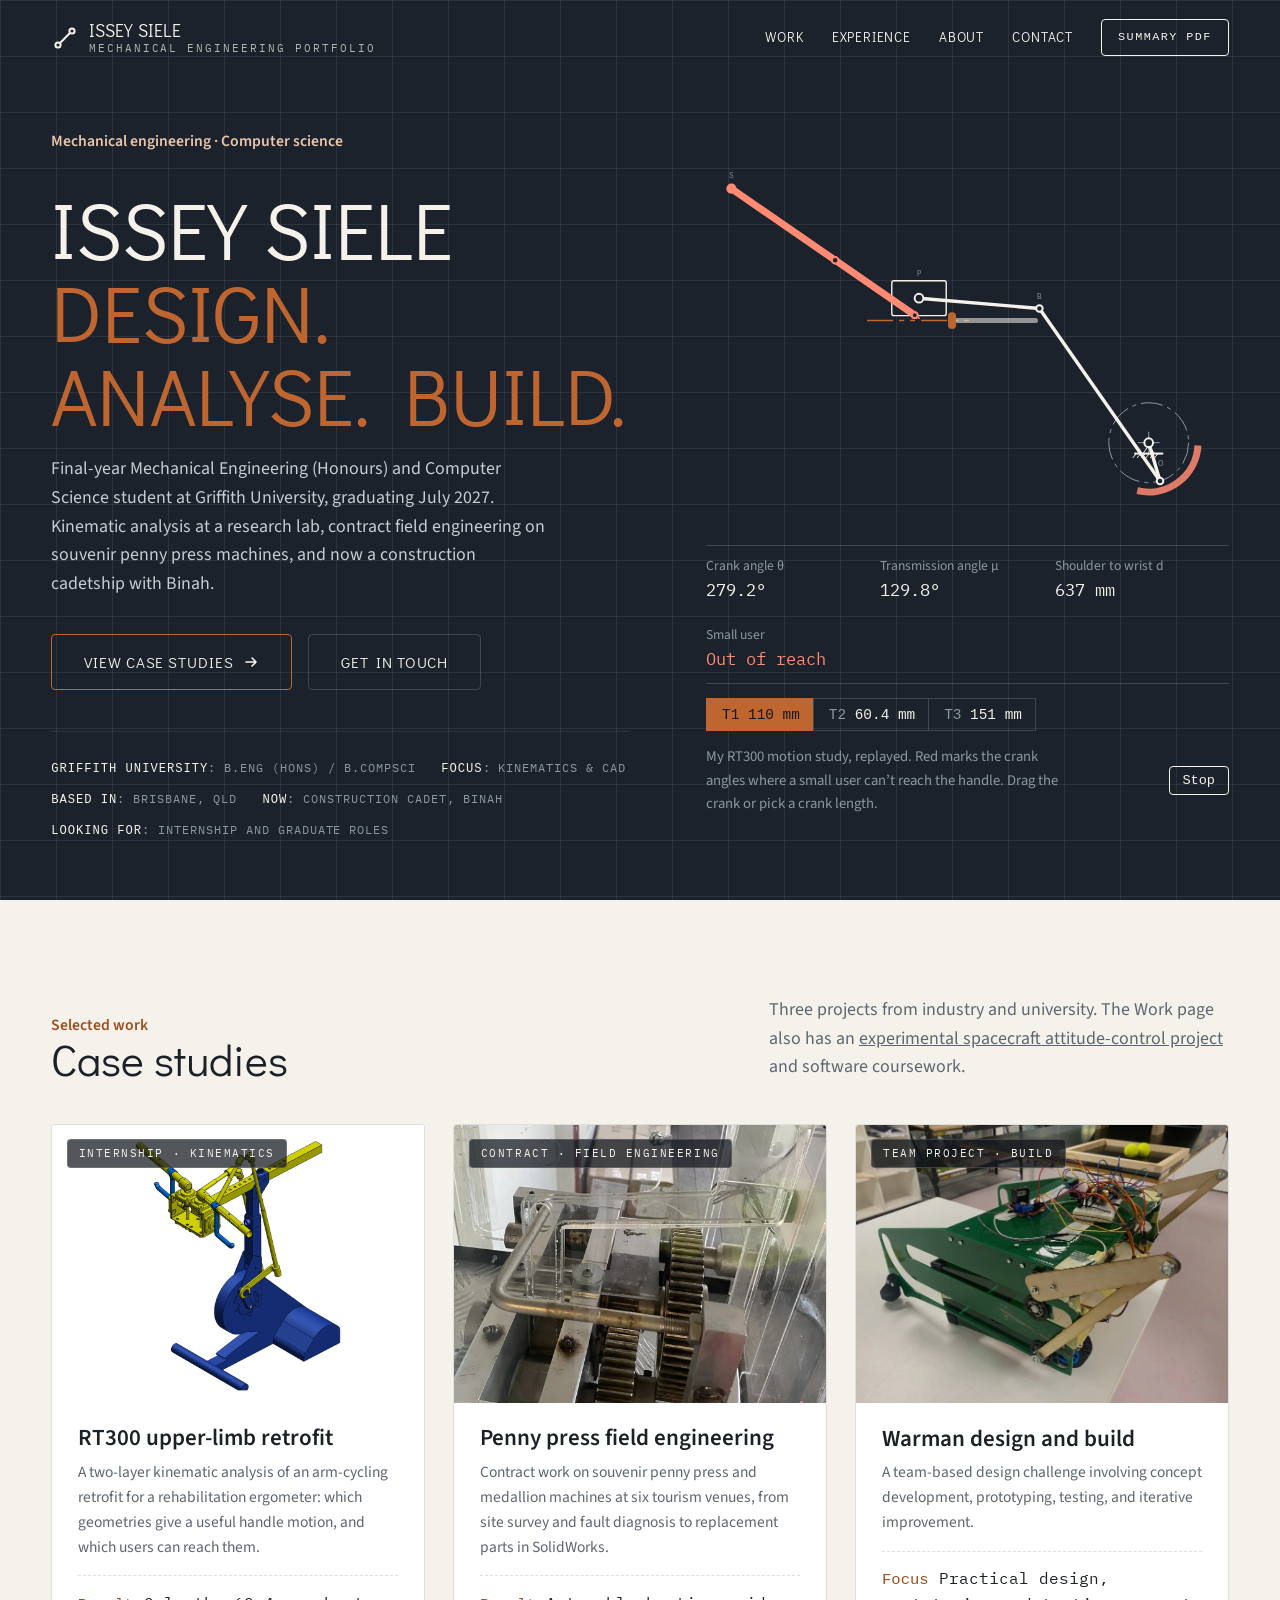
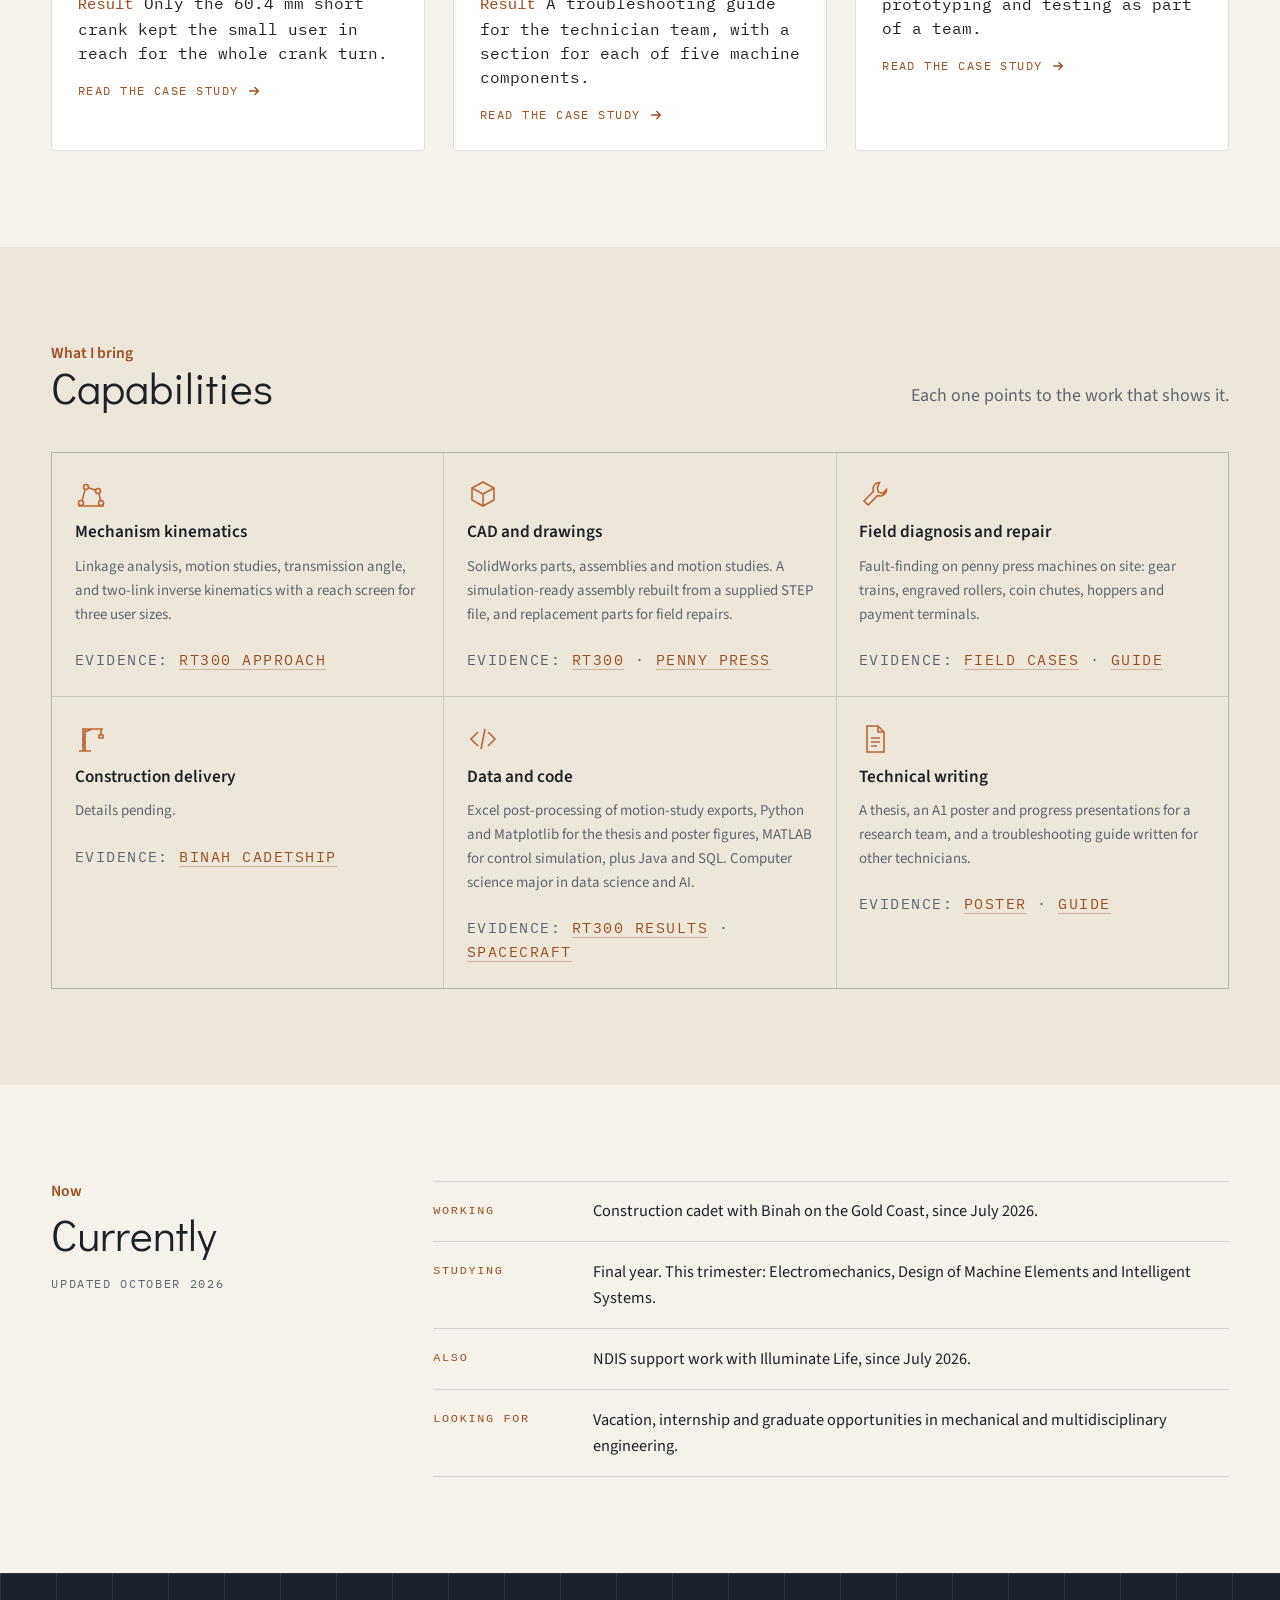
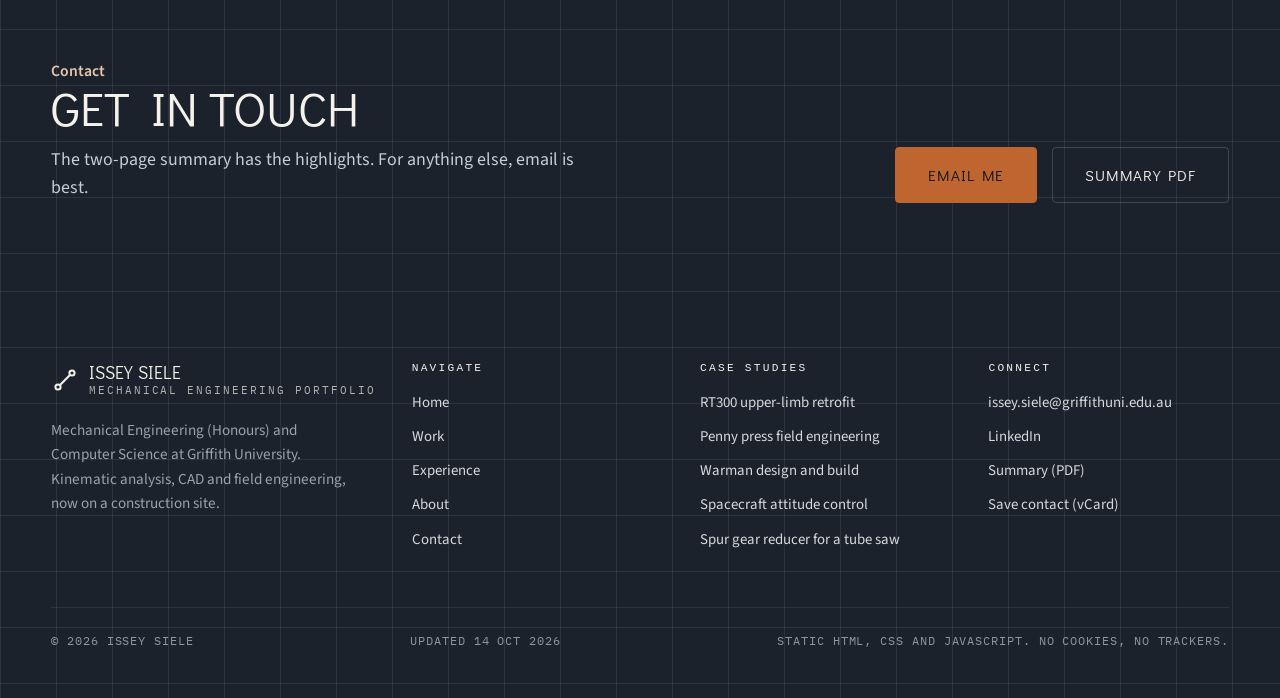
<file: index.html>
<!DOCTYPE html>
<html lang="en-AU">
<head>
  <meta charset="utf-8">
  <meta name="viewport" content="width=device-width, initial-scale=1">
  <title>Issey Siele | Mechanical Engineering Portfolio</title>
  <meta name="description" content="Final-year mechanical engineering and computer science student at Griffith University. Case studies in kinematic analysis and field engineering, and a construction cadetship.">
  <meta name="author" content="Issey Siele">
  <link rel="canonical" href="https://isseysiele.github.io/portfolio/">
  <meta name="theme-color" content="#1b222b">
  <meta property="og:type" content="website">
  <meta property="og:site_name" content="Issey Siele">
  <meta property="og:locale" content="en_AU">
  <meta property="og:title" content="Issey Siele | Mechanical Engineering Portfolio">
  <meta property="og:description" content="Final-year mechanical engineering and computer science student at Griffith University. Case studies in kinematic analysis and field engineering, and a construction cadetship.">
  <meta property="og:url" content="https://isseysiele.github.io/portfolio/">
  <meta property="og:image" content="https://isseysiele.github.io/portfolio/assets/og/og-default.jpg">
  <meta property="og:image:width" content="1200">
  <meta property="og:image:height" content="630">
  <meta property="og:image:alt" content="Issey Siele, mechanical engineering portfolio">
  <meta name="twitter:card" content="summary_large_image">
  <link rel="icon" href="favicon.ico" sizes="32x32">
  <link rel="icon" href="icon.svg" type="image/svg+xml">
  <link rel="apple-touch-icon" href="apple-touch-icon.png">
  <link rel="manifest" href="site.webmanifest">
  <link rel="preload" href="assets/fonts/didact-gothic-latin-400-normal.woff2" as="font" type="font/woff2" crossorigin>
  <link rel="preload" href="assets/fonts/source-sans-3-latin-400-normal.woff2" as="font" type="font/woff2" crossorigin>
  <link rel="stylesheet" href="styles.css?v=20261007">
  <script>document.documentElement.classList.add('js');</script>
  <script defer src="script.js?v=20261007"></script>
  <script defer src="linkage.js?v=20261007"></script>
  <script type="application/ld+json">{"@context": "https://schema.org", "@graph": [{"@type": "Person", "@id": "https://isseysiele.github.io/portfolio/#person", "name": "Issey Siele", "url": "https://isseysiele.github.io/portfolio/", "image": "https://isseysiele.github.io/portfolio/assets/img/about-portrait.webp", "jobTitle": "Construction Cadet", "worksFor": {"@type": "Organization", "name": "Binah Construction"}, "affiliation": {"@type": "CollegeOrUniversity", "name": "Griffith University"}, "knowsAbout": ["Mechanical engineering", "Kinematic analysis", "SolidWorks", "Mechanism analysis", "Field service engineering", "Construction programming", "Python", "MATLAB", "Data science"], "knowsLanguage": ["en", "ti"], "address": {"@type": "PostalAddress", "addressLocality": "Brisbane", "addressRegion": "QLD", "addressCountry": "AU"}, "sameAs": ["https://www.linkedin.com/in/isseysiele/"]}, {"@type": "WebSite", "@id": "https://isseysiele.github.io/portfolio/#website", "url": "https://isseysiele.github.io/portfolio/", "name": "Issey Siele, Mechanical Engineering Portfolio", "inLanguage": "en-AU", "author": {"@id": "https://isseysiele.github.io/portfolio/#person"}}, {"@type": "WebPage", "@id": "https://isseysiele.github.io/portfolio/#page", "url": "https://isseysiele.github.io/portfolio/", "name": "Issey Siele | Mechanical Engineering Portfolio", "description": "Final-year mechanical engineering and computer science student at Griffith University. Case studies in kinematic analysis and field engineering, and a construction cadetship.", "isPartOf": {"@id": "https://isseysiele.github.io/portfolio/#website"}, "inLanguage": "en-AU", "dateModified": "2026-10-14"}]}</script>
</head>
<body>
  <a class="skip-link" href="#main">Skip to content</a>
  <header class="site-header site-header--light">
    <a class="brand" href="index.html" aria-label="Issey Siele, home">
      <svg class="brand__mark" viewBox="0 0 28 28" fill="none" aria-hidden="true"><circle cx="7" cy="21" r="2.6" stroke-width="2"/><circle cx="21" cy="7" r="2.6" stroke-width="2"/><line x1="9.3" y1="18.8" x2="18.7" y2="9.2" stroke-width="2"/></svg>
      <span>
        <span class="brand__name">Issey Siele</span>
        <span class="brand__sub">Mechanical Engineering Portfolio</span>
      </span>
    </a>
    <button class="menu-toggle" type="button" aria-expanded="false" aria-controls="site-nav"><span class="menu-toggle__bars" aria-hidden="true"></span><span class="visually-hidden">Open menu</span></button>
    <nav class="site-nav" id="site-nav" aria-label="Primary">
      <a href="portfolio.html">Work</a><a href="experience.html">Experience</a><a href="about.html">About</a><a href="contact.html">Contact</a><a class="site-nav__cta" href="resume.html">Summary PDF</a>
    </nav>
  </header>

  <main id="main">
    <section class="hero blueprint" aria-labelledby="hero-title">
      <div class="hero__inner">
        <div class="hero__content reveal">
          <p class="eyebrow">Mechanical engineering &middot; Computer science</p>
          <h1 id="hero-title">Issey Siele<em>Design. Analyse. Build.</em></h1>
          <p>Final-year Mechanical Engineering (Honours) and Computer Science student at Griffith University, graduating July 2027. Kinematic analysis at a research lab, contract field engineering on souvenir penny press machines, and now a construction cadetship with Binah.</p>
          <div class="hero__actions">
            <a class="button" href="portfolio.html">View case studies <svg viewBox="0 0 16 16" fill="none" aria-hidden="true"><path d="M3 8h10M9 4l4 4-4 4" stroke="currentColor" stroke-width="1.6" stroke-linecap="round" stroke-linejoin="round"/></svg></a>
            <a class="button button--ghost" href="contact.html">Get in touch</a>
          </div>
          <ul class="hero__meta">
            <li><strong>Griffith University</strong>: B.Eng (Hons) / B.CompSci</li>
            <li><strong>Focus</strong>: Kinematics &amp; CAD</li>
            <li><strong>Based in</strong>: Brisbane, QLD</li>
            <li><strong>Now</strong>: Construction Cadet, Binah</li>
            <li><strong>Looking for</strong>: Internship and graduate roles</li>
          </ul>
        </div>
        <div class="hero__figure reveal">
          <div class="linkage" data-linkage="hero"><noscript><p>The live RT300 linkage needs JavaScript. The case study has the full analysis.</p></noscript></div>
        </div>
      </div>
    </section>

    <section class="section" aria-labelledby="work-title">
      <div class="frame">
        <div class="section-head reveal">
          <div>
            <p class="eyebrow">Selected work</p>
            <h2 id="work-title">Case studies</h2>
          </div>
          <p>Three projects from industry and university. The Work page also has an <a href="project-spacecraft.html">experimental spacecraft attitude-control project</a> and software coursework.</p>
        </div>
        <div class="featured-grid">
          <a class="feature-card reveal" href="project-rt300.html">
            <div class="feature-card__media feature-card__media--contain">
              <span class="feature-card__tag">Internship &middot; Kinematics</span>
              <img src="assets/img/rt300-card.webp" width="1200" height="900" alt="SolidWorks model of the arm-cycling retrofit mounted on the RT300SL ergometer" loading="lazy" decoding="async">
            </div>
            <div class="feature-card__body">
              <h3>RT300 upper-limb retrofit</h3>
              <p>A two-layer kinematic analysis of an arm-cycling retrofit for a rehabilitation ergometer: which geometries give a useful handle motion, and which users can reach them.</p>
              <p class="feature-card__result"><b>Result</b> Only the 60.4 mm short crank kept the small user in reach for the whole crank turn.</p>
              <span class="feature-card__link">Read the case study <svg viewBox="0 0 16 16" fill="none" aria-hidden="true"><path d="M3 8h10M9 4l4 4-4 4" stroke="currentColor" stroke-width="1.6" stroke-linecap="round" stroke-linejoin="round"/></svg></span>
            </div>
          </a>
          <a class="feature-card reveal" href="project-nosense.html">
            <div class="feature-card__media">
              <span class="feature-card__tag">Contract &middot; Field engineering</span>
              <img src="assets/img/ns-mechanism-card.webp" width="1200" height="900" alt="Inside a penny press: the gear train, a rod linkage and springs behind the acrylic case" loading="lazy" decoding="async">
            </div>
            <div class="feature-card__body">
              <h3>Penny press field engineering</h3>
              <p>Contract work on souvenir penny press and medallion machines at six tourism venues, from site survey and fault diagnosis to replacement parts in SolidWorks.</p>
              <p class="feature-card__result"><b>Result</b> A troubleshooting guide for the technician team, with a section for each of five machine components.</p>
              <span class="feature-card__link">Read the case study <svg viewBox="0 0 16 16" fill="none" aria-hidden="true"><path d="M3 8h10M9 4l4 4-4 4" stroke="currentColor" stroke-width="1.6" stroke-linecap="round" stroke-linejoin="round"/></svg></span>
            </div>
          </a>
          <a class="feature-card reveal" href="project-warman.html">
            <div class="feature-card__media">
              <span class="feature-card__tag">Team project &middot; Build</span>
              <img src="assets/img/warman-main.webp" width="832" height="603" alt="Warman design and build prototype with electronics mounted on top" loading="lazy" decoding="async">
            </div>
            <div class="feature-card__body">
              <h3>Warman design and build</h3>
              <p>A team-based design challenge involving concept development, prototyping, testing, and iterative improvement.</p>
              <p class="feature-card__result"><b>Focus</b> Practical design, prototyping and testing as part of a team.</p>
              <span class="feature-card__link">Read the case study <svg viewBox="0 0 16 16" fill="none" aria-hidden="true"><path d="M3 8h10M9 4l4 4-4 4" stroke="currentColor" stroke-width="1.6" stroke-linecap="round" stroke-linejoin="round"/></svg></span>
            </div>
          </a>
        </div>
      </div>
    </section>

    <section class="section section--deep" aria-labelledby="cap-title">
      <div class="frame">
        <div class="section-head reveal">
          <div>
            <p class="eyebrow">What I bring</p>
            <h2 id="cap-title">Capabilities</h2>
          </div>
          <p>Each one points to the work that shows it.</p>
        </div>
        <div class="cap-grid">
          <div class="cap reveal"><svg viewBox="0 0 32 32" fill="none" stroke="currentColor" stroke-width="1.6" aria-hidden="true"><circle cx="6" cy="25" r="2.5"/><circle cx="26" cy="25" r="2.5"/><circle cx="11" cy="9" r="2.5"/><circle cx="23" cy="13" r="2.5"/><path d="M7 22.6 10.2 11.4M13.4 9.8l7.3 2.4M24 15.4 25.6 22.5M3 28h26"/></svg><h3>Mechanism kinematics</h3><p>Linkage analysis, motion studies, transmission angle, and two-link inverse kinematics with a reach screen for three user sizes.</p><p class="cap__evidence">Evidence: <a href="project-rt300.html#approach">RT300 approach</a></p></div>
          <div class="cap reveal"><svg viewBox="0 0 32 32" fill="none" stroke="currentColor" stroke-width="1.6" aria-hidden="true"><path d="M16 4 27 10v12l-11 6-11-6V10z"/><path d="M5 10l11 6 11-6M16 16v12"/></svg><h3>CAD and drawings</h3><p>SolidWorks parts, assemblies and motion studies. A simulation-ready assembly rebuilt from a supplied STEP file, and replacement parts for field repairs.</p><p class="cap__evidence">Evidence: <a href="project-rt300.html#approach">RT300</a> &middot; <a href="project-nosense.html#cases">Penny press</a></p></div>
          <div class="cap reveal"><svg viewBox="0 0 32 32" fill="none" stroke="currentColor" stroke-width="1.6" aria-hidden="true"><path d="M20.5 4.5a6.5 6.5 0 0 0-6 8.9L5 22.9 9.1 27l9.5-9.5a6.5 6.5 0 0 0 8.9-6l-3.8 3.8-4.3-1.1-1.1-4.3z"/></svg><h3>Field diagnosis and repair</h3><p>Fault-finding on penny press machines on site: gear trains, engraved rollers, coin chutes, hoppers and payment terminals.</p><p class="cap__evidence">Evidence: <a href="project-nosense.html#cases">Field cases</a> &middot; <a href="project-nosense.html#guide">Guide</a></p></div>
          <div class="cap reveal"><svg viewBox="0 0 32 32" fill="none" stroke="currentColor" stroke-width="1.6" aria-hidden="true"><path d="M8 28V6h2v22M4 28h12M10 6h18M10 9l7-3M26 6v6M24 12h4v3h-4z"/><path d="M8 10l2 3-2 3 2 3-2 3 2 3"/></svg><h3>Construction delivery</h3><p>Details pending.</p><!-- Hidden until further notice. Original paragraph, to restore: <p>Programme building in MS Project, ITP registers, chase lists, trade schedules and the weekly project meeting on a live residential build.</p> --><p class="cap__evidence">Evidence: <a href="experience.html#binah">Binah cadetship</a></p></div>
          <div class="cap reveal"><svg viewBox="0 0 32 32" fill="none" stroke="currentColor" stroke-width="1.6" aria-hidden="true"><path d="M11 9 4 16l7 7M21 9l7 7-7 7M18 6l-4 20"/></svg><h3>Data and code</h3><p>Excel post-processing of motion-study exports, Python and Matplotlib for the thesis and poster figures, MATLAB for control simulation, plus Java and SQL. Computer science major in data science and AI.</p><p class="cap__evidence">Evidence: <a href="project-rt300.html#results">RT300 results</a> &middot; <a href="project-spacecraft.html#control">Spacecraft</a></p></div>
          <div class="cap reveal"><svg viewBox="0 0 32 32" fill="none" stroke="currentColor" stroke-width="1.6" aria-hidden="true"><path d="M8 3h11l6 6v20H8z"/><path d="M19 3v6h6M12 15h9M12 19h9M12 23h6"/></svg><h3>Technical writing</h3><p>A thesis, an A1 poster and progress presentations for a research team, and a troubleshooting guide written for other technicians.</p><p class="cap__evidence">Evidence: <a href="project-rt300.html#media">Poster</a> &middot; <a href="project-nosense.html#guide">Guide</a></p></div>
        </div>
      </div>
    </section>

    <section class="section" aria-labelledby="now-title">
      <div class="frame now">
        <div class="reveal">
          <p class="eyebrow">Now</p>
          <h2 id="now-title">Currently</h2>
          <p class="now__date">Updated October 2026</p>
        </div>
        <ul class="now__list reveal">
          <li><b>Working</b><span>Construction cadet with Binah on the Gold Coast, since July 2026.</span></li>
          <li><b>Studying</b><span>Final year. This trimester: Electromechanics, Design of Machine Elements and Intelligent Systems.</span></li>
          <li><b>Also</b><span>NDIS support work with Illuminate Life, since July 2026.</span></li>
          <li><b>Looking for</b><span>Vacation, internship and graduate opportunities in mechanical and multidisciplinary engineering.</span></li>
        </ul>
      </div>
    </section>

    <section class="cta-band blueprint" aria-labelledby="cta-title">
      <div class="cta-band__inner">
        <div class="reveal">
          <p class="eyebrow">Contact</p>
          <h2 id="cta-title">Get in touch</h2>
          <p>The two-page summary has the highlights. For anything else, email is best.</p>
        </div>
        <div class="button-row reveal">
          <a class="button button--solid" href="&#109;&#97;&#105;&#108;&#116;&#111;&#58;&#105;&#115;&#115;&#101;&#121;&#46;&#115;&#105;&#101;&#108;&#101;&#64;&#103;&#114;&#105;&#102;&#102;&#105;&#116;&#104;&#117;&#110;&#105;&#46;&#101;&#100;&#117;&#46;&#97;&#117;">Email me</a>
          <a class="button button--ghost" href="resume.html">Summary PDF</a>
        </div>
      </div>
    </section>
  </main>

  <footer class="site-footer blueprint">
    <div class="site-footer__inner">
      <div>
        <a class="brand" href="index.html">
          <svg class="brand__mark" viewBox="0 0 28 28" fill="none" aria-hidden="true"><circle cx="7" cy="21" r="2.6" stroke-width="2"/><circle cx="21" cy="7" r="2.6" stroke-width="2"/><line x1="9.3" y1="18.8" x2="18.7" y2="9.2" stroke-width="2"/></svg>
          <span>
            <span class="brand__name">Issey Siele</span>
            <span class="brand__sub">Mechanical Engineering Portfolio</span>
          </span>
        </a>
        <p class="site-footer__tagline">Mechanical Engineering (Honours) and Computer Science at Griffith University. Kinematic analysis, CAD and field engineering, now on a construction site.</p>
      </div>
      <div class="site-footer__col">
        <h2 class="site-footer__heading">Navigate</h2>
        <ul>
          <li><a href="index.html">Home</a></li>
          <li><a href="portfolio.html">Work</a></li>
          <li><a href="experience.html">Experience</a></li>
          <li><a href="about.html">About</a></li>
          <li><a href="contact.html">Contact</a></li>
        </ul>
      </div>
      <div class="site-footer__col">
        <h2 class="site-footer__heading">Case studies</h2>
        <ul>
          <li><a href="project-rt300.html">RT300 upper-limb retrofit</a></li>
          <li><a href="project-nosense.html">Penny press field engineering</a></li>
          <li><a href="project-warman.html">Warman design and build</a></li>
          <li><a href="project-spacecraft.html">Spacecraft attitude control</a></li>
          <li><a href="project-gearbox.html">Spur gear reducer for a tube saw</a></li>
        </ul>
      </div>
      <div class="site-footer__col">
        <h2 class="site-footer__heading">Connect</h2>
        <ul>
          <li><a href="&#109;&#97;&#105;&#108;&#116;&#111;&#58;&#105;&#115;&#115;&#101;&#121;&#46;&#115;&#105;&#101;&#108;&#101;&#64;&#103;&#114;&#105;&#102;&#102;&#105;&#116;&#104;&#117;&#110;&#105;&#46;&#101;&#100;&#117;&#46;&#97;&#117;">&#105;&#115;&#115;&#101;&#121;&#46;&#115;&#105;&#101;&#108;&#101;&#64;&#103;&#114;&#105;&#102;&#102;&#105;&#116;&#104;&#117;&#110;&#105;&#46;&#101;&#100;&#117;&#46;&#97;&#117;</a></li>
          <li><a href="https://www.linkedin.com/in/isseysiele/" rel="noopener">LinkedIn</a></li>
          <li><a href="assets/docs/Issey-Siele-Portfolio-Summary.pdf" download>Summary (PDF)</a></li>
          <li><a href="assets/docs/issey-siele.vcf" download>Save contact (vCard)</a></li>
        </ul>
      </div>
    </div>
    <div class="site-footer__bottom">
      <span>&copy; 2026 Issey Siele</span>
      <span>Updated <time datetime="2026-10-14">14 Oct 2026</time></span>
      <span>Static HTML, CSS and JavaScript. No cookies, no trackers.</span>
    </div>
  </footer>
</body>
</html>
</file>
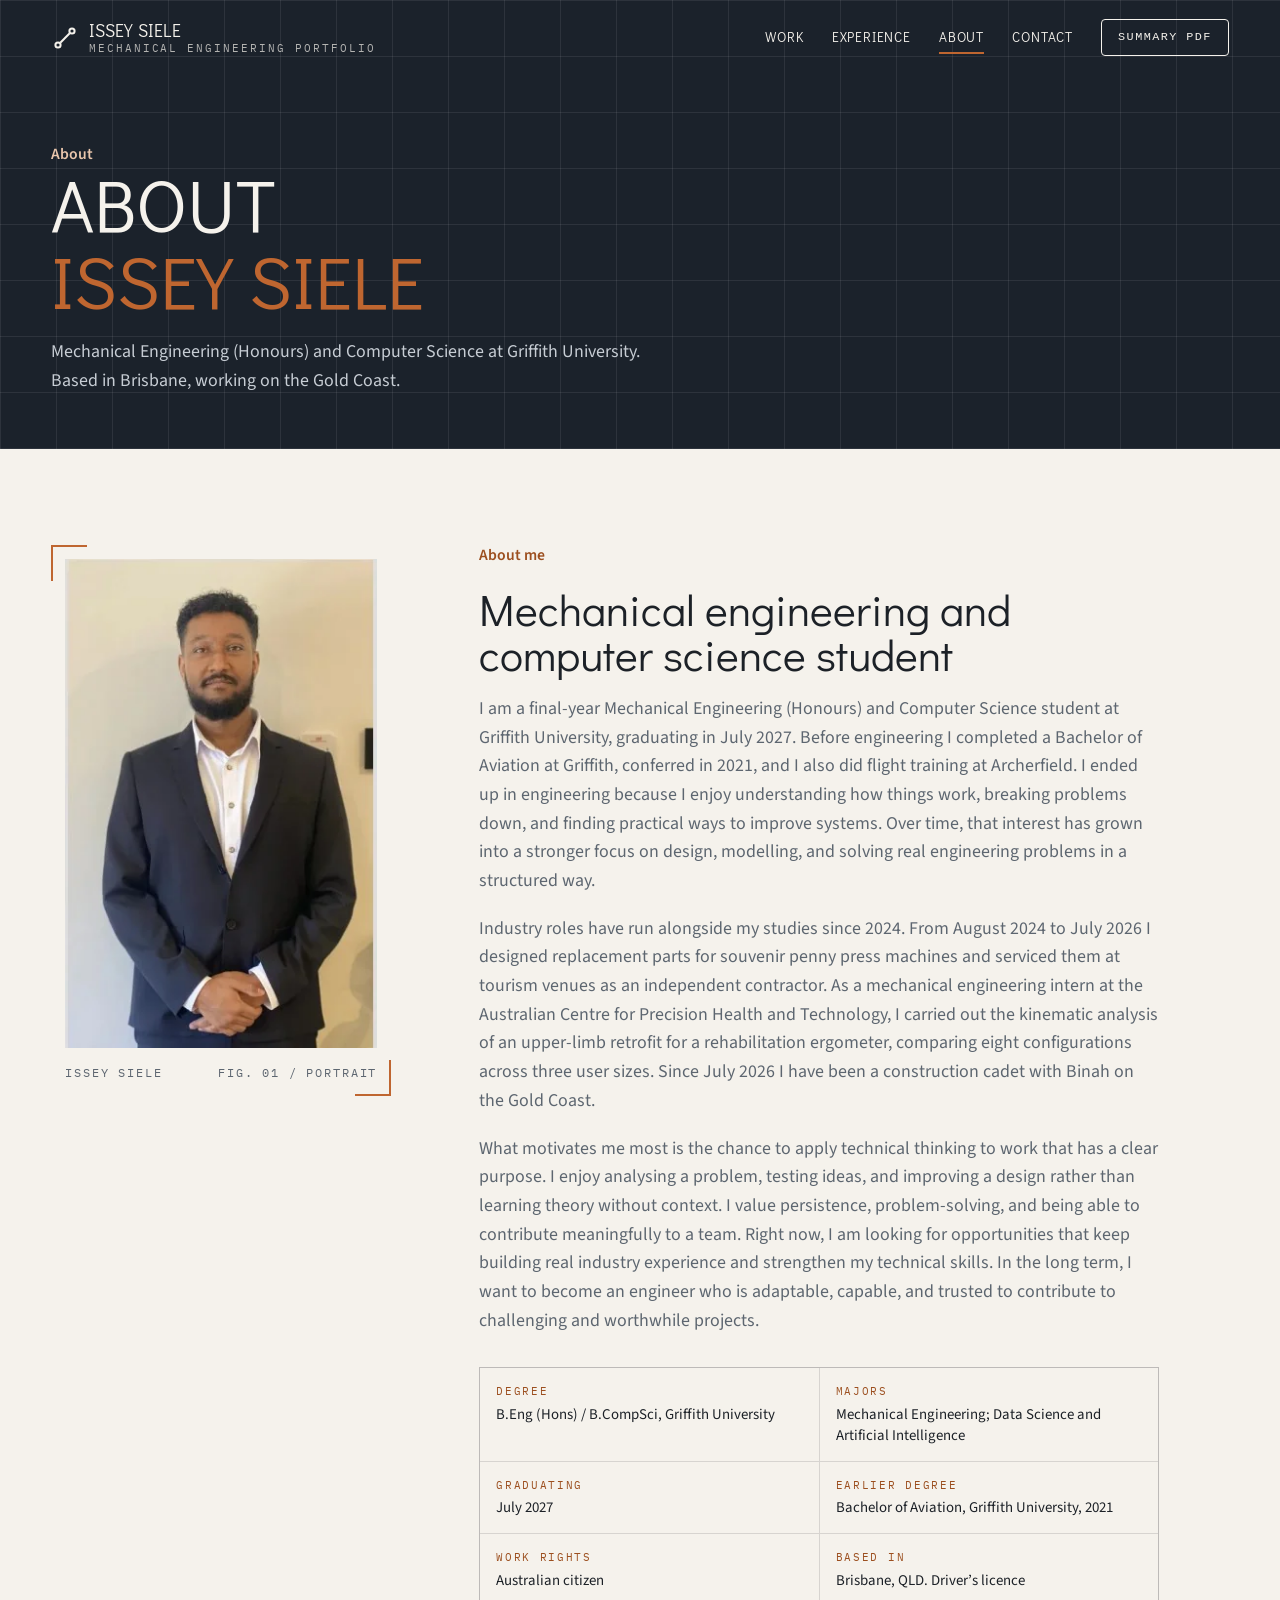
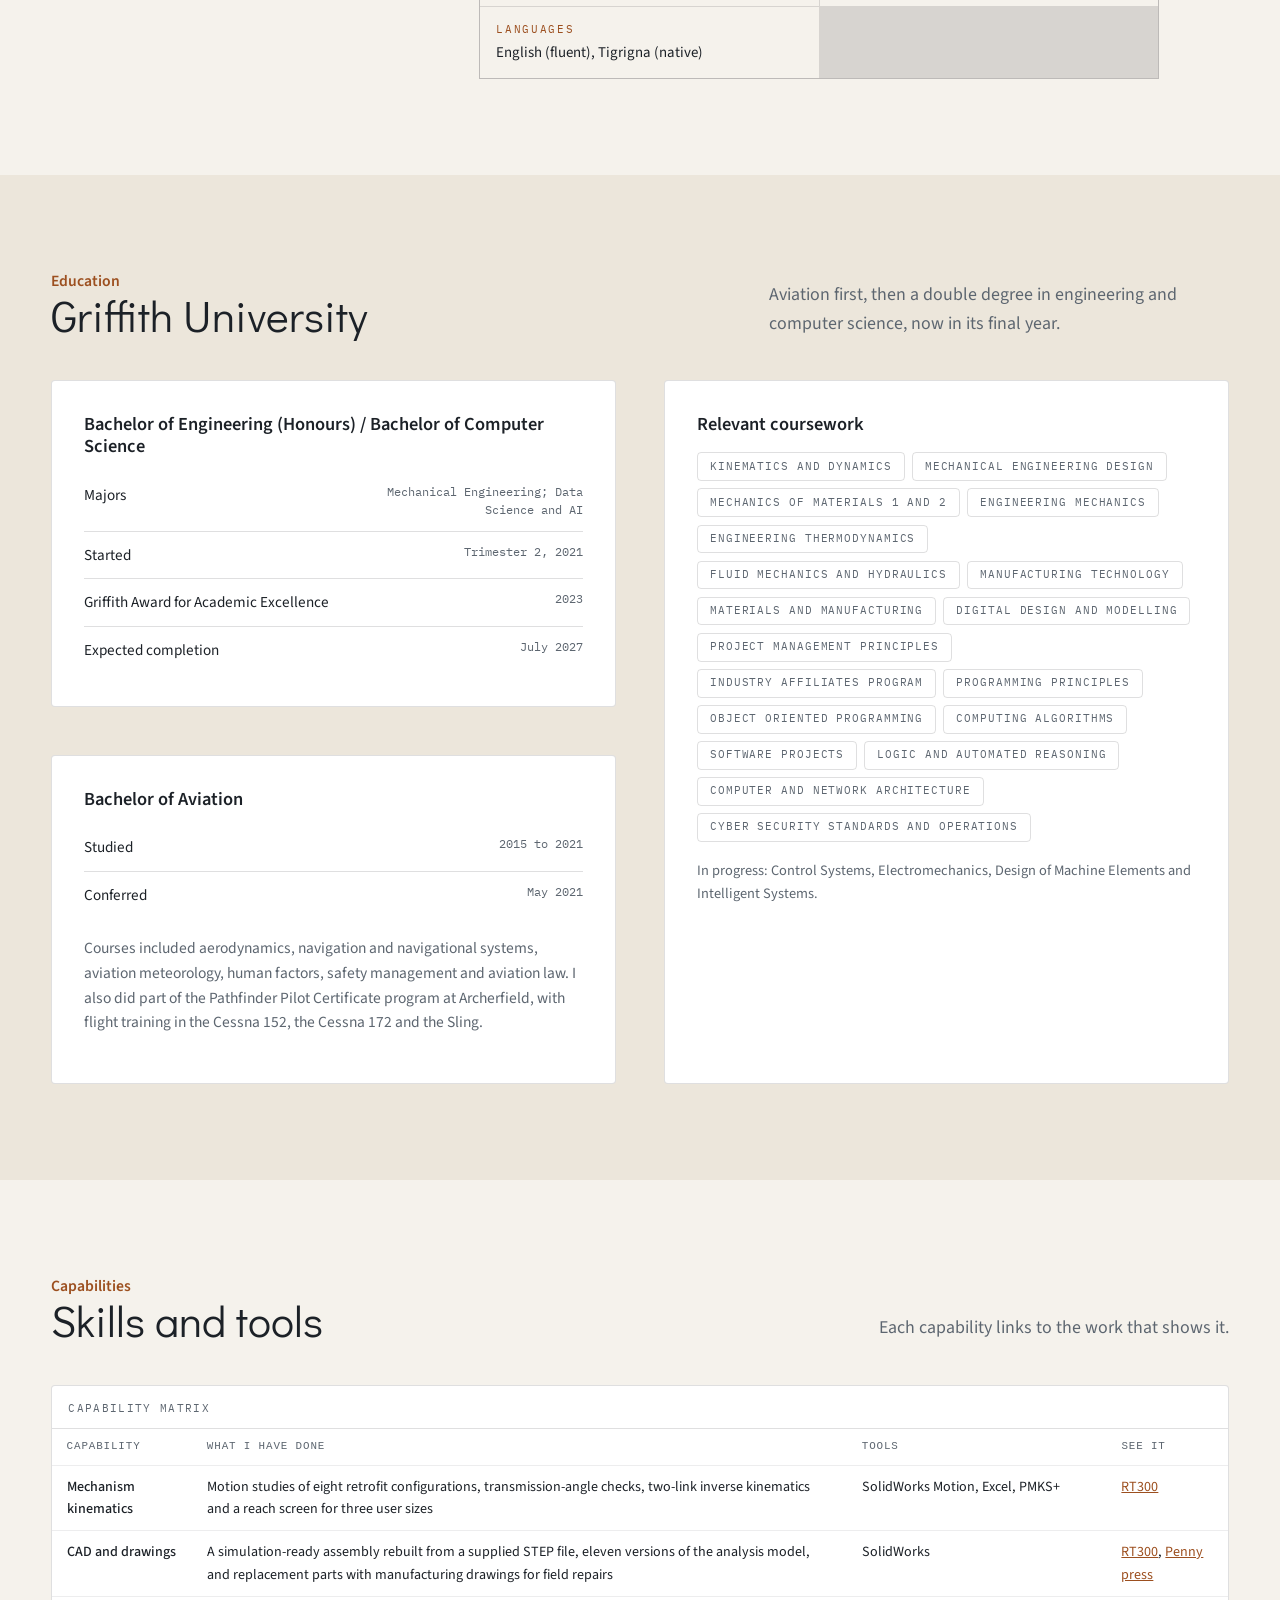
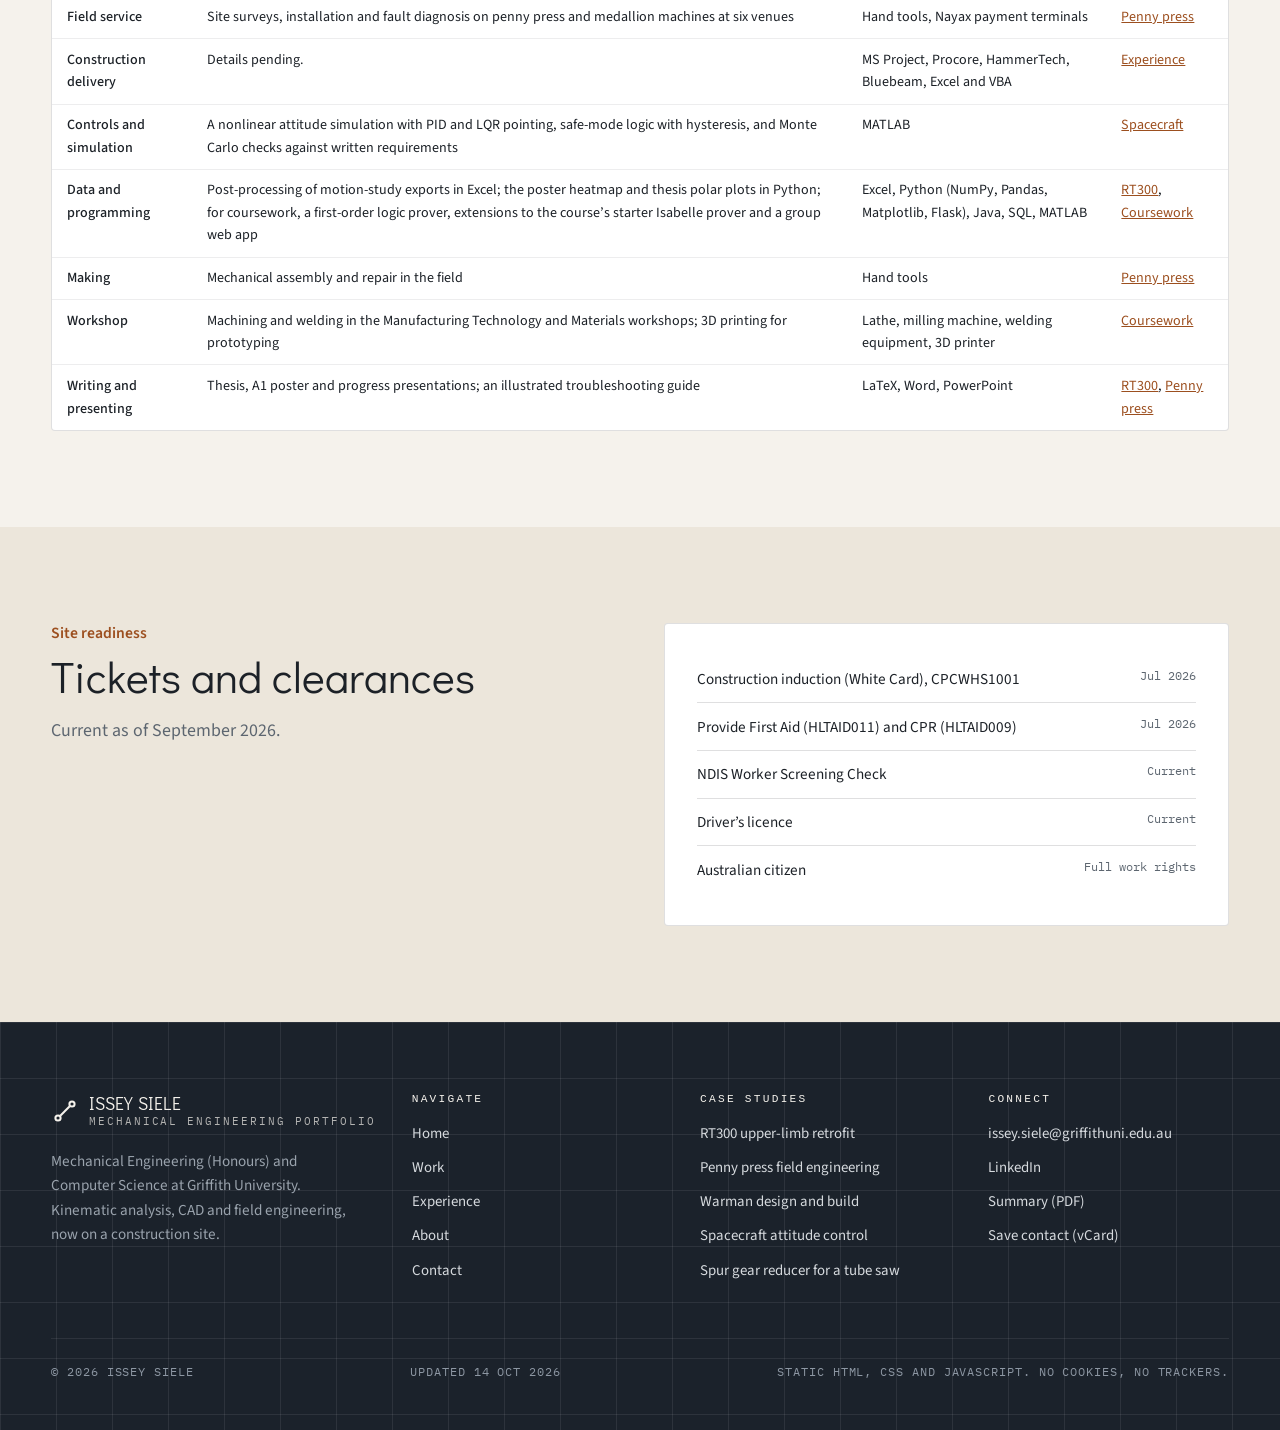
<file: about.html>
<!DOCTYPE html>
<html lang="en-AU">
<head>
  <meta charset="utf-8">
  <meta name="viewport" content="width=device-width, initial-scale=1">
  <title>About | Issey Siele</title>
  <meta name="description" content="About Issey Siele: final-year B.Eng (Hons) Mechanical and B.CompSci student at Griffith University, with education, capabilities, tools and site tickets.">
  <meta name="author" content="Issey Siele">
  <link rel="canonical" href="https://isseysiele.github.io/portfolio/about.html">
  <meta name="theme-color" content="#1b222b">
  <meta property="og:type" content="website">
  <meta property="og:site_name" content="Issey Siele">
  <meta property="og:locale" content="en_AU">
  <meta property="og:title" content="About | Issey Siele">
  <meta property="og:description" content="About Issey Siele: final-year B.Eng (Hons) Mechanical and B.CompSci student at Griffith University, with education, capabilities, tools and site tickets.">
  <meta property="og:url" content="https://isseysiele.github.io/portfolio/about.html">
  <meta property="og:image" content="https://isseysiele.github.io/portfolio/assets/og/og-default.jpg">
  <meta property="og:image:width" content="1200">
  <meta property="og:image:height" content="630">
  <meta property="og:image:alt" content="Issey Siele, mechanical engineering portfolio">
  <meta name="twitter:card" content="summary_large_image">
  <link rel="icon" href="favicon.ico" sizes="32x32">
  <link rel="icon" href="icon.svg" type="image/svg+xml">
  <link rel="apple-touch-icon" href="apple-touch-icon.png">
  <link rel="manifest" href="site.webmanifest">
  <link rel="preload" href="assets/fonts/didact-gothic-latin-400-normal.woff2" as="font" type="font/woff2" crossorigin>
  <link rel="preload" href="assets/fonts/source-sans-3-latin-400-normal.woff2" as="font" type="font/woff2" crossorigin>
  <link rel="stylesheet" href="styles.css?v=20261007">
  <script>document.documentElement.classList.add('js');</script>
  <script defer src="script.js?v=20261007"></script>
  <script type="application/ld+json">{"@context": "https://schema.org", "@graph": [{"@type": "Person", "@id": "https://isseysiele.github.io/portfolio/#person", "name": "Issey Siele", "url": "https://isseysiele.github.io/portfolio/", "image": "https://isseysiele.github.io/portfolio/assets/img/about-portrait.webp", "jobTitle": "Construction Cadet", "worksFor": {"@type": "Organization", "name": "Binah Construction"}, "affiliation": {"@type": "CollegeOrUniversity", "name": "Griffith University"}, "knowsAbout": ["Mechanical engineering", "Kinematic analysis", "SolidWorks", "Mechanism analysis", "Field service engineering", "Construction programming", "Python", "MATLAB", "Data science"], "knowsLanguage": ["en", "ti"], "address": {"@type": "PostalAddress", "addressLocality": "Brisbane", "addressRegion": "QLD", "addressCountry": "AU"}, "sameAs": ["https://www.linkedin.com/in/isseysiele/"]}, {"@type": "WebSite", "@id": "https://isseysiele.github.io/portfolio/#website", "url": "https://isseysiele.github.io/portfolio/", "name": "Issey Siele, Mechanical Engineering Portfolio", "inLanguage": "en-AU", "author": {"@id": "https://isseysiele.github.io/portfolio/#person"}}, {"@type": "WebPage", "@id": "https://isseysiele.github.io/portfolio/about.html#page", "url": "https://isseysiele.github.io/portfolio/about.html", "name": "About | Issey Siele", "description": "About Issey Siele: final-year B.Eng (Hons) Mechanical and B.CompSci student at Griffith University, with education, capabilities, tools and site tickets.", "isPartOf": {"@id": "https://isseysiele.github.io/portfolio/#website"}, "inLanguage": "en-AU", "dateModified": "2026-10-14"}, {"@type": "BreadcrumbList", "itemListElement": [{"@type": "ListItem", "position": 1, "name": "Home", "item": "https://isseysiele.github.io/portfolio/"}, {"@type": "ListItem", "position": 2, "name": "About", "item": "https://isseysiele.github.io/portfolio/about.html"}]}]}</script>
</head>
<body>
  <a class="skip-link" href="#main">Skip to content</a>
  <header class="site-header site-header--light">
    <a class="brand" href="index.html" aria-label="Issey Siele, home">
      <svg class="brand__mark" viewBox="0 0 28 28" fill="none" aria-hidden="true"><circle cx="7" cy="21" r="2.6" stroke-width="2"/><circle cx="21" cy="7" r="2.6" stroke-width="2"/><line x1="9.3" y1="18.8" x2="18.7" y2="9.2" stroke-width="2"/></svg>
      <span>
        <span class="brand__name">Issey Siele</span>
        <span class="brand__sub">Mechanical Engineering Portfolio</span>
      </span>
    </a>
    <button class="menu-toggle" type="button" aria-expanded="false" aria-controls="site-nav"><span class="menu-toggle__bars" aria-hidden="true"></span><span class="visually-hidden">Open menu</span></button>
    <nav class="site-nav" id="site-nav" aria-label="Primary">
      <a href="portfolio.html">Work</a><a href="experience.html">Experience</a><a href="about.html" aria-current="page">About</a><a href="contact.html">Contact</a><a class="site-nav__cta" href="resume.html">Summary PDF</a>
    </nav>
  </header>

  <main id="main">
    <section class="page-intro blueprint">
      <div class="page-intro__inner">
        <p class="eyebrow">About</p>
        <h1>About<em>Issey Siele</em></h1>
        <p>Mechanical Engineering (Honours) and Computer Science at Griffith University. Based in Brisbane, working on the Gold Coast.</p>
      </div>
    </section>

    <section class="section">
      <div class="frame about-section">
        <div class="about-section__image reveal">
          <figure class="about-frame">
            <img src="assets/img/about-portrait.webp" width="320" height="501" alt="Portrait of Issey Siele in a dark suit" loading="lazy" decoding="async">
            <figcaption><span>Issey Siele</span><span>Fig. 01 / Portrait</span></figcaption>
          </figure>
        </div>
        <div class="about-section__text reveal">
          <p class="eyebrow">About me</p>
          <h2>Mechanical engineering and computer science student</h2>
          <p>I am a final-year Mechanical Engineering (Honours) and Computer Science student at Griffith University, graduating in July 2027. Before engineering I completed a Bachelor of Aviation at Griffith, conferred in 2021, and I also did flight training at Archerfield. I ended up in engineering because I enjoy understanding how things work, breaking problems down, and finding practical ways to improve systems. Over time, that interest has grown into a stronger focus on design, modelling, and solving real engineering problems in a structured way.</p>
          <p>Industry roles have run alongside my studies since 2024. From August 2024 to July 2026 I designed replacement parts for souvenir penny press machines and serviced them at tourism venues as an independent contractor. As a mechanical engineering intern at the Australian Centre for Precision Health and Technology, I carried out the kinematic analysis of an upper-limb retrofit for a rehabilitation ergometer, comparing eight configurations across three user sizes. Since July 2026 I have been a construction cadet with Binah on the Gold Coast.<!-- Role details hidden until further notice. Original sentence, to restore: Since July 2026 I have been a construction cadet with Binah on a residential development on the Gold Coast, supporting estimating, project delivery and site engineering, chairing the weekly project meeting, and building the construction programme in MS Project. --></p>
          <p>What motivates me most is the chance to apply technical thinking to work that has a clear purpose. I enjoy analysing a problem, testing ideas, and improving a design rather than learning theory without context. I value persistence, problem-solving, and being able to contribute meaningfully to a team. Right now, I am looking for opportunities that keep building real industry experience and strengthen my technical skills. In the long term, I want to become an engineer who is adaptable, capable, and trusted to contribute to challenging and worthwhile projects.</p>
          <dl class="glance-list">
            <div><dt>Degree</dt><dd>B.Eng (Hons) / B.CompSci, Griffith University</dd></div>
            <div><dt>Majors</dt><dd>Mechanical Engineering; Data Science and Artificial Intelligence</dd></div>
            <div><dt>Graduating</dt><dd>July 2027</dd></div>
            <div><dt>Earlier degree</dt><dd>Bachelor of Aviation, Griffith University, 2021</dd></div>
            <div><dt>Work rights</dt><dd>Australian citizen</dd></div>
            <div><dt>Based in</dt><dd>Brisbane, QLD. Driver&rsquo;s licence</dd></div>
            <div><dt>Languages</dt><dd>English (fluent), Tigrigna (native)</dd></div>
          </dl>
        </div>
      </div>
    </section>

    <section class="section section--deep" aria-labelledby="edu-title">
      <div class="frame">
        <div class="section-head reveal">
          <div>
            <p class="eyebrow">Education</p>
            <h2 id="edu-title">Griffith University</h2>
          </div>
          <p>Aviation first, then a double degree in engineering and computer science, now in its final year.</p>
        </div>
        <div class="two-col">
          <div class="panel reveal">
            <h3>Bachelor of Engineering (Honours) / Bachelor of Computer Science</h3>
            <ul class="ticks">
              <li>Majors<span>Mechanical Engineering; Data Science and AI</span></li>
              <li>Started<span>Trimester 2, 2021</span></li>
              <li>Griffith Award for Academic Excellence<span>2023</span></li>
              <li>Expected completion<span>July 2027</span></li>
            </ul>
          </div>
          <div class="panel panel--tall reveal">
            <h3 id="coursework">Relevant coursework</h3>
            <ul class="tags">
              <li>Kinematics and Dynamics</li><li>Mechanical Engineering Design</li><li>Mechanics of Materials 1 and 2</li>
              <li>Engineering Mechanics</li><li>Engineering Thermodynamics</li><li>Fluid Mechanics and Hydraulics</li>
              <li>Manufacturing Technology</li><li>Materials and Manufacturing</li><li>Digital Design and Modelling</li>
              <li>Project Management Principles</li><li>Industry Affiliates Program</li>
              <li>Programming Principles</li><li>Object Oriented Programming</li><li>Computing Algorithms</li>
              <li>Software Projects</li><li>Logic and Automated Reasoning</li><li>Computer and Network Architecture</li>
              <li>Cyber Security Standards and Operations</li>
            </ul>
            <p class="note" style="margin-top:1.1rem">In progress: Control Systems, Electromechanics, Design of Machine Elements and Intelligent Systems.</p>
          </div>
          <div class="panel reveal" id="aviation">
            <h3>Bachelor of Aviation</h3>
            <ul class="ticks">
              <li>Studied<span>2015 to 2021</span></li>
              <li>Conferred<span>May 2021</span></li>
            </ul>
            <p style="margin-top:1.1rem">Courses included aerodynamics, navigation and navigational systems, aviation meteorology, human factors, safety management and aviation law. I also did part of the Pathfinder Pilot Certificate program at Archerfield, with flight training in the Cessna 152, the Cessna 172 and the Sling.</p>
          </div>
        </div>
      </div>
    </section>

    <section class="section" aria-labelledby="skills-title">
      <div class="frame">
        <div class="section-head reveal">
          <div>
            <p class="eyebrow">Capabilities</p>
            <h2 id="skills-title">Skills and tools</h2>
          </div>
          <p>Each capability links to the work that shows it.</p>
        </div>
        <div class="table-wrap reveal">
          <table class="data-table cap-table">
            <caption>Capability matrix</caption>
            <thead><tr><th scope="col">Capability</th><th scope="col">What I have done</th><th scope="col">Tools</th><th scope="col">See it</th></tr></thead>
            <tbody>
              <tr><th scope="row">Mechanism kinematics</th><td data-label="Done">Motion studies of eight retrofit configurations, transmission-angle checks, two-link inverse kinematics and a reach screen for three user sizes</td><td data-label="Tools">SolidWorks Motion, Excel, PMKS+</td><td data-label="See it"><a href="project-rt300.html#approach">RT300</a></td></tr>
              <tr><th scope="row">CAD and drawings</th><td data-label="Done">A simulation-ready assembly rebuilt from a supplied STEP file, eleven versions of the analysis model, and replacement parts with manufacturing drawings for field repairs</td><td data-label="Tools">SolidWorks</td><td data-label="See it"><a href="project-rt300.html#approach">RT300</a>, <a href="project-nosense.html#cases">Penny press</a></td></tr>
              <tr><th scope="row">Field service</th><td data-label="Done">Site surveys, installation and fault diagnosis on penny press and medallion machines at six venues</td><td data-label="Tools">Hand tools, Nayax payment terminals</td><td data-label="See it"><a href="project-nosense.html#cases">Penny press</a></td></tr>
              <tr><th scope="row">Construction delivery</th><td data-label="Done">Details pending.<!-- Hidden until further notice. Original text, to restore: Consolidated programme, ITP registers, chase lists, trade schedules and weekly meeting minutes --></td><td data-label="Tools">MS Project, Procore, HammerTech, Bluebeam, Excel and VBA</td><td data-label="See it"><a href="experience.html#binah">Experience</a></td></tr>
              <tr><th scope="row">Controls and simulation</th><td data-label="Done">A nonlinear attitude simulation with PID and LQR pointing, safe-mode logic with hysteresis, and Monte Carlo checks against written requirements</td><td data-label="Tools">MATLAB</td><td data-label="See it"><a href="project-spacecraft.html">Spacecraft</a></td></tr>
              <tr><th scope="row">Data and programming</th><td data-label="Done">Post-processing of motion-study exports in Excel; the poster heatmap and thesis polar plots in Python; for coursework, a first-order logic prover, extensions to the course&rsquo;s starter Isabelle prover and a group web app</td><td data-label="Tools">Excel, Python (NumPy, Pandas, Matplotlib, Flask), Java, SQL, MATLAB</td><td data-label="See it"><a href="project-rt300.html#results">RT300</a>, <a href="portfolio.html#coursework">Coursework</a></td></tr>
              <tr><th scope="row">Making</th><td data-label="Done">Mechanical assembly and repair in the field</td><td data-label="Tools">Hand tools</td><td data-label="See it"><a href="project-nosense.html#cases">Penny press</a></td></tr>
              <tr><th scope="row">Workshop</th><td data-label="Done">Machining and welding in the Manufacturing Technology and Materials workshops; 3D&nbsp;printing for prototyping</td><td data-label="Tools">Lathe, milling machine, welding equipment, 3D&nbsp;printer</td><td data-label="See it"><a href="#coursework">Coursework</a></td></tr>
              <tr><th scope="row">Writing and presenting</th><td data-label="Done">Thesis, A1 poster and progress presentations; an illustrated troubleshooting guide</td><td data-label="Tools">LaTeX, Word, PowerPoint</td><td data-label="See it"><a href="project-rt300.html#media">RT300</a>, <a href="project-nosense.html#guide">Penny press</a></td></tr>
            </tbody>
          </table>
        </div>
      </div>
    </section>

    <section class="section section--deep" aria-labelledby="tickets-title">
      <div class="frame two-col">
        <div class="reveal">
          <p class="eyebrow">Site readiness</p>
          <h2 id="tickets-title">Tickets and clearances</h2>
          <p>Current as of September 2026.</p>
        </div>
        <div class="panel reveal">
          <ul class="ticks">
            <li>Construction induction (White Card), CPCWHS1001<span>Jul 2026</span></li>
            <li>Provide First Aid (HLTAID011) and CPR (HLTAID009)<span>Jul 2026</span></li>
            <li>NDIS Worker Screening Check<span>Current</span></li>
            <li>Driver&rsquo;s licence<span>Current</span></li>
            <li>Australian citizen<span>Full work rights</span></li>
          </ul>
        </div>
      </div>
    </section>
  </main>

  <footer class="site-footer blueprint">
    <div class="site-footer__inner">
      <div>
        <a class="brand" href="index.html">
          <svg class="brand__mark" viewBox="0 0 28 28" fill="none" aria-hidden="true"><circle cx="7" cy="21" r="2.6" stroke-width="2"/><circle cx="21" cy="7" r="2.6" stroke-width="2"/><line x1="9.3" y1="18.8" x2="18.7" y2="9.2" stroke-width="2"/></svg>
          <span>
            <span class="brand__name">Issey Siele</span>
            <span class="brand__sub">Mechanical Engineering Portfolio</span>
          </span>
        </a>
        <p class="site-footer__tagline">Mechanical Engineering (Honours) and Computer Science at Griffith University. Kinematic analysis, CAD and field engineering, now on a construction site.</p>
      </div>
      <div class="site-footer__col">
        <h2 class="site-footer__heading">Navigate</h2>
        <ul>
          <li><a href="index.html">Home</a></li>
          <li><a href="portfolio.html">Work</a></li>
          <li><a href="experience.html">Experience</a></li>
          <li><a href="about.html">About</a></li>
          <li><a href="contact.html">Contact</a></li>
        </ul>
      </div>
      <div class="site-footer__col">
        <h2 class="site-footer__heading">Case studies</h2>
        <ul>
          <li><a href="project-rt300.html">RT300 upper-limb retrofit</a></li>
          <li><a href="project-nosense.html">Penny press field engineering</a></li>
          <li><a href="project-warman.html">Warman design and build</a></li>
          <li><a href="project-spacecraft.html">Spacecraft attitude control</a></li>
          <li><a href="project-gearbox.html">Spur gear reducer for a tube saw</a></li>
        </ul>
      </div>
      <div class="site-footer__col">
        <h2 class="site-footer__heading">Connect</h2>
        <ul>
          <li><a href="&#109;&#97;&#105;&#108;&#116;&#111;&#58;&#105;&#115;&#115;&#101;&#121;&#46;&#115;&#105;&#101;&#108;&#101;&#64;&#103;&#114;&#105;&#102;&#102;&#105;&#116;&#104;&#117;&#110;&#105;&#46;&#101;&#100;&#117;&#46;&#97;&#117;">&#105;&#115;&#115;&#101;&#121;&#46;&#115;&#105;&#101;&#108;&#101;&#64;&#103;&#114;&#105;&#102;&#102;&#105;&#116;&#104;&#117;&#110;&#105;&#46;&#101;&#100;&#117;&#46;&#97;&#117;</a></li>
          <li><a href="https://www.linkedin.com/in/isseysiele/" rel="noopener">LinkedIn</a></li>
          <li><a href="assets/docs/Issey-Siele-Portfolio-Summary.pdf" download>Summary (PDF)</a></li>
          <li><a href="assets/docs/issey-siele.vcf" download>Save contact (vCard)</a></li>
        </ul>
      </div>
    </div>
    <div class="site-footer__bottom">
      <span>&copy; 2026 Issey Siele</span>
      <span>Updated <time datetime="2026-10-14">14 Oct 2026</time></span>
      <span>Static HTML, CSS and JavaScript. No cookies, no trackers.</span>
    </div>
  </footer>
</body>
</html>
</file>
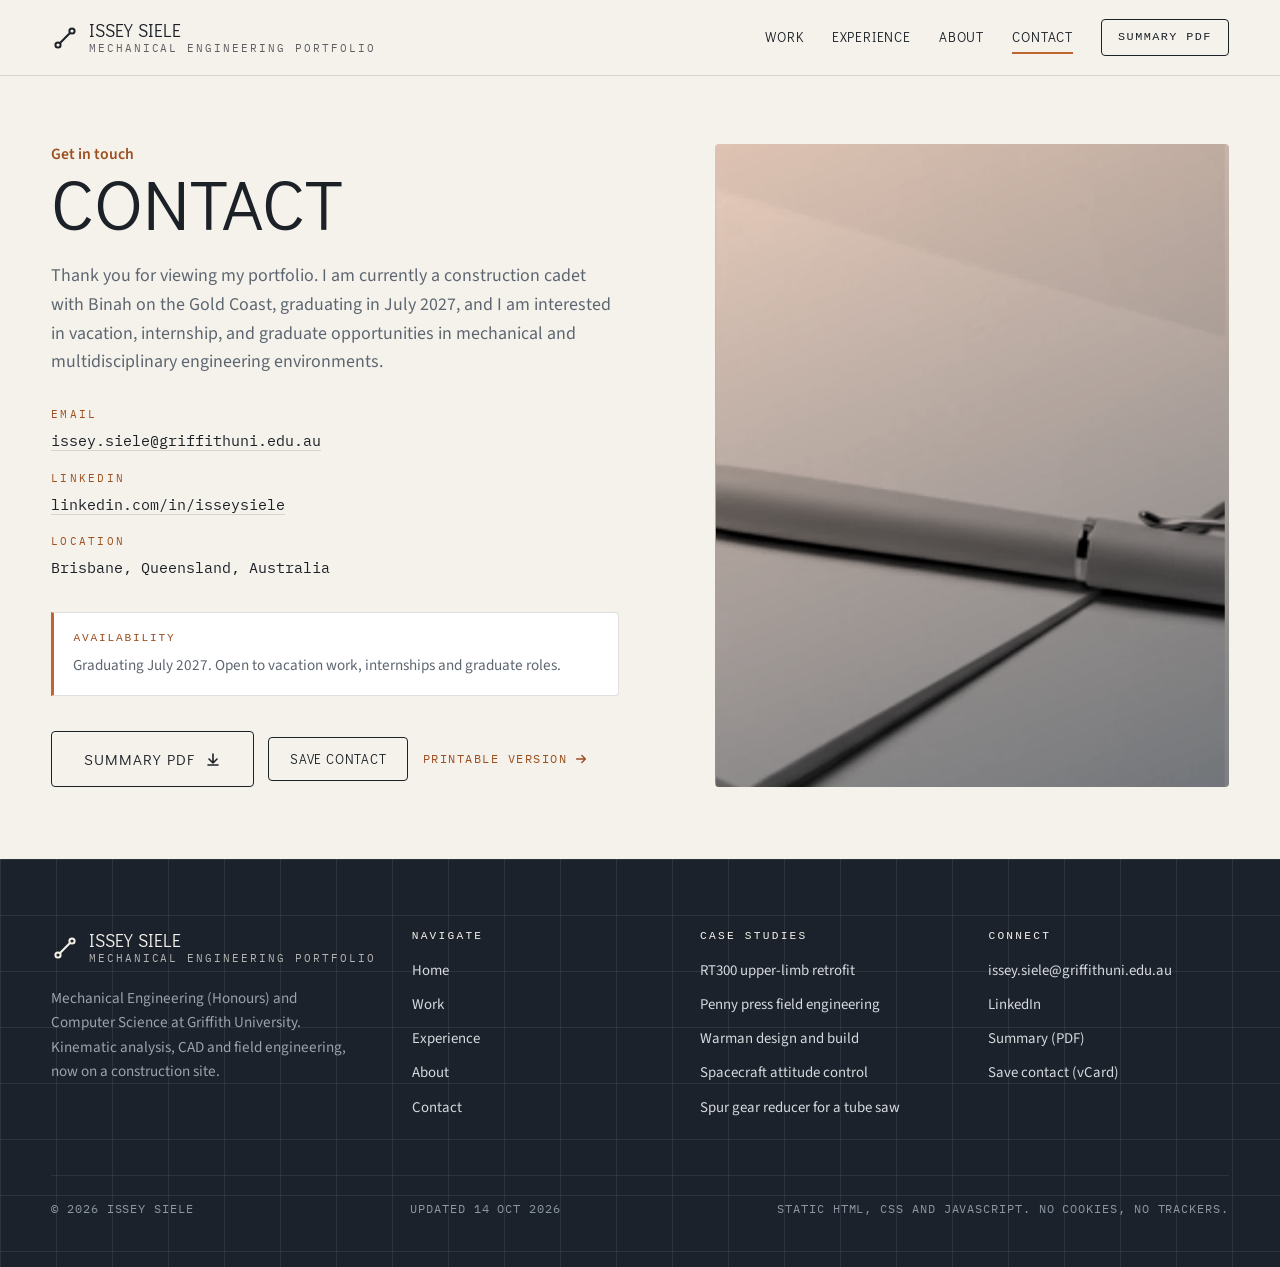
<file: contact.html>
<!DOCTYPE html>
<html lang="en-AU">
<head>
  <meta charset="utf-8">
  <meta name="viewport" content="width=device-width, initial-scale=1">
  <title>Contact | Issey Siele</title>
  <meta name="description" content="Contact Issey Siele about vacation, internship and graduate engineering roles. Email, LinkedIn, a two-page PDF summary and a vCard.">
  <meta name="author" content="Issey Siele">
  <link rel="canonical" href="https://isseysiele.github.io/portfolio/contact.html">
  <meta name="theme-color" content="#1b222b">
  <meta property="og:type" content="website">
  <meta property="og:site_name" content="Issey Siele">
  <meta property="og:locale" content="en_AU">
  <meta property="og:title" content="Contact | Issey Siele">
  <meta property="og:description" content="Contact Issey Siele about vacation, internship and graduate engineering roles. Email, LinkedIn, a two-page PDF summary and a vCard.">
  <meta property="og:url" content="https://isseysiele.github.io/portfolio/contact.html">
  <meta property="og:image" content="https://isseysiele.github.io/portfolio/assets/og/og-default.jpg">
  <meta property="og:image:width" content="1200">
  <meta property="og:image:height" content="630">
  <meta property="og:image:alt" content="Issey Siele, mechanical engineering portfolio">
  <meta name="twitter:card" content="summary_large_image">
  <link rel="icon" href="favicon.ico" sizes="32x32">
  <link rel="icon" href="icon.svg" type="image/svg+xml">
  <link rel="apple-touch-icon" href="apple-touch-icon.png">
  <link rel="manifest" href="site.webmanifest">
  <link rel="preload" href="assets/fonts/didact-gothic-latin-400-normal.woff2" as="font" type="font/woff2" crossorigin>
  <link rel="preload" href="assets/fonts/source-sans-3-latin-400-normal.woff2" as="font" type="font/woff2" crossorigin>
  <link rel="stylesheet" href="styles.css?v=20261007">
  <script>document.documentElement.classList.add('js');</script>
  <script defer src="script.js?v=20261007"></script>
  <script type="application/ld+json">{"@context": "https://schema.org", "@graph": [{"@type": "Person", "@id": "https://isseysiele.github.io/portfolio/#person", "name": "Issey Siele", "url": "https://isseysiele.github.io/portfolio/", "image": "https://isseysiele.github.io/portfolio/assets/img/about-portrait.webp", "jobTitle": "Construction Cadet", "worksFor": {"@type": "Organization", "name": "Binah Construction"}, "affiliation": {"@type": "CollegeOrUniversity", "name": "Griffith University"}, "knowsAbout": ["Mechanical engineering", "Kinematic analysis", "SolidWorks", "Mechanism analysis", "Field service engineering", "Construction programming", "Python", "MATLAB", "Data science"], "knowsLanguage": ["en", "ti"], "address": {"@type": "PostalAddress", "addressLocality": "Brisbane", "addressRegion": "QLD", "addressCountry": "AU"}, "sameAs": ["https://www.linkedin.com/in/isseysiele/"]}, {"@type": "WebSite", "@id": "https://isseysiele.github.io/portfolio/#website", "url": "https://isseysiele.github.io/portfolio/", "name": "Issey Siele, Mechanical Engineering Portfolio", "inLanguage": "en-AU", "author": {"@id": "https://isseysiele.github.io/portfolio/#person"}}, {"@type": "WebPage", "@id": "https://isseysiele.github.io/portfolio/contact.html#page", "url": "https://isseysiele.github.io/portfolio/contact.html", "name": "Contact | Issey Siele", "description": "Contact Issey Siele about vacation, internship and graduate engineering roles. Email, LinkedIn, a two-page PDF summary and a vCard.", "isPartOf": {"@id": "https://isseysiele.github.io/portfolio/#website"}, "inLanguage": "en-AU", "dateModified": "2026-10-14"}, {"@type": "BreadcrumbList", "itemListElement": [{"@type": "ListItem", "position": 1, "name": "Home", "item": "https://isseysiele.github.io/portfolio/"}, {"@type": "ListItem", "position": 2, "name": "Contact", "item": "https://isseysiele.github.io/portfolio/contact.html"}]}]}</script>
</head>
<body>
  <a class="skip-link" href="#main">Skip to content</a>
  <header class="site-header">
    <a class="brand" href="index.html" aria-label="Issey Siele, home">
      <svg class="brand__mark" viewBox="0 0 28 28" fill="none" aria-hidden="true"><circle cx="7" cy="21" r="2.6" stroke-width="2"/><circle cx="21" cy="7" r="2.6" stroke-width="2"/><line x1="9.3" y1="18.8" x2="18.7" y2="9.2" stroke-width="2"/></svg>
      <span>
        <span class="brand__name">Issey Siele</span>
        <span class="brand__sub">Mechanical Engineering Portfolio</span>
      </span>
    </a>
    <button class="menu-toggle" type="button" aria-expanded="false" aria-controls="site-nav"><span class="menu-toggle__bars" aria-hidden="true"></span><span class="visually-hidden">Open menu</span></button>
    <nav class="site-nav" id="site-nav" aria-label="Primary">
      <a href="portfolio.html">Work</a><a href="experience.html">Experience</a><a href="about.html">About</a><a href="contact.html" aria-current="page">Contact</a><a class="site-nav__cta" href="resume.html">Summary PDF</a>
    </nav>
  </header>

  <main id="main">
    <section class="contact-section">
      <div class="contact-copy reveal">
        <p class="eyebrow">Get in touch</p>
        <h1>Contact</h1>
        <p>Thank you for viewing my portfolio. I am currently a construction cadet with Binah on the Gold Coast, graduating in July 2027, and I am interested in vacation, internship, and graduate opportunities in mechanical and multidisciplinary engineering environments.</p>
        <dl class="contact-list">
          <div><dt>Email</dt><dd><a href="&#109;&#97;&#105;&#108;&#116;&#111;&#58;&#105;&#115;&#115;&#101;&#121;&#46;&#115;&#105;&#101;&#108;&#101;&#64;&#103;&#114;&#105;&#102;&#102;&#105;&#116;&#104;&#117;&#110;&#105;&#46;&#101;&#100;&#117;&#46;&#97;&#117;">&#105;&#115;&#115;&#101;&#121;&#46;&#115;&#105;&#101;&#108;&#101;&#64;&#103;&#114;&#105;&#102;&#102;&#105;&#116;&#104;&#117;&#110;&#105;&#46;&#101;&#100;&#117;&#46;&#97;&#117;</a></dd></div>
          <div><dt>LinkedIn</dt><dd><a href="https://www.linkedin.com/in/isseysiele/" rel="noopener">linkedin.com/in/isseysiele</a></dd></div>
          <div><dt>Location</dt><dd>Brisbane, Queensland, Australia</dd></div>
        </dl>
        <div class="availability">
          <p><b>Availability</b>Graduating July 2027. Open to vacation work, internships and graduate roles.</p>
        </div>
        <div class="button-row contact-cta">
          <a class="button button--ink" href="assets/docs/Issey-Siele-Portfolio-Summary.pdf" download>Summary PDF <svg viewBox="0 0 16 16" fill="none" aria-hidden="true"><path d="M8 3v9M4 8l4 4 4-4M3 14h10" stroke="currentColor" stroke-width="1.6" stroke-linecap="round" stroke-linejoin="round"/></svg></a>
          <a class="button button--ink button--small" href="assets/docs/issey-siele.vcf" download>Save contact</a>
          <a class="text-link" href="resume.html">Printable version <svg viewBox="0 0 16 16" fill="none" aria-hidden="true"><path d="M3 8h10M9 4l4 4-4 4" stroke="currentColor" stroke-width="1.6" stroke-linecap="round" stroke-linejoin="round"/></svg></a>
        </div>
      </div>
      <figure class="contact-image reveal" aria-hidden="true">
        <img src="assets/img/contact-desk.webp" width="593" height="1042" alt="" loading="lazy" decoding="async">
      </figure>
    </section>
  </main>

  <footer class="site-footer blueprint">
    <div class="site-footer__inner">
      <div>
        <a class="brand" href="index.html">
          <svg class="brand__mark" viewBox="0 0 28 28" fill="none" aria-hidden="true"><circle cx="7" cy="21" r="2.6" stroke-width="2"/><circle cx="21" cy="7" r="2.6" stroke-width="2"/><line x1="9.3" y1="18.8" x2="18.7" y2="9.2" stroke-width="2"/></svg>
          <span>
            <span class="brand__name">Issey Siele</span>
            <span class="brand__sub">Mechanical Engineering Portfolio</span>
          </span>
        </a>
        <p class="site-footer__tagline">Mechanical Engineering (Honours) and Computer Science at Griffith University. Kinematic analysis, CAD and field engineering, now on a construction site.</p>
      </div>
      <div class="site-footer__col">
        <h2 class="site-footer__heading">Navigate</h2>
        <ul>
          <li><a href="index.html">Home</a></li>
          <li><a href="portfolio.html">Work</a></li>
          <li><a href="experience.html">Experience</a></li>
          <li><a href="about.html">About</a></li>
          <li><a href="contact.html">Contact</a></li>
        </ul>
      </div>
      <div class="site-footer__col">
        <h2 class="site-footer__heading">Case studies</h2>
        <ul>
          <li><a href="project-rt300.html">RT300 upper-limb retrofit</a></li>
          <li><a href="project-nosense.html">Penny press field engineering</a></li>
          <li><a href="project-warman.html">Warman design and build</a></li>
          <li><a href="project-spacecraft.html">Spacecraft attitude control</a></li>
          <li><a href="project-gearbox.html">Spur gear reducer for a tube saw</a></li>
        </ul>
      </div>
      <div class="site-footer__col">
        <h2 class="site-footer__heading">Connect</h2>
        <ul>
          <li><a href="&#109;&#97;&#105;&#108;&#116;&#111;&#58;&#105;&#115;&#115;&#101;&#121;&#46;&#115;&#105;&#101;&#108;&#101;&#64;&#103;&#114;&#105;&#102;&#102;&#105;&#116;&#104;&#117;&#110;&#105;&#46;&#101;&#100;&#117;&#46;&#97;&#117;">&#105;&#115;&#115;&#101;&#121;&#46;&#115;&#105;&#101;&#108;&#101;&#64;&#103;&#114;&#105;&#102;&#102;&#105;&#116;&#104;&#117;&#110;&#105;&#46;&#101;&#100;&#117;&#46;&#97;&#117;</a></li>
          <li><a href="https://www.linkedin.com/in/isseysiele/" rel="noopener">LinkedIn</a></li>
          <li><a href="assets/docs/Issey-Siele-Portfolio-Summary.pdf" download>Summary (PDF)</a></li>
          <li><a href="assets/docs/issey-siele.vcf" download>Save contact (vCard)</a></li>
        </ul>
      </div>
    </div>
    <div class="site-footer__bottom">
      <span>&copy; 2026 Issey Siele</span>
      <span>Updated <time datetime="2026-10-14">14 Oct 2026</time></span>
      <span>Static HTML, CSS and JavaScript. No cookies, no trackers.</span>
    </div>
  </footer>
</body>
</html>
</file>
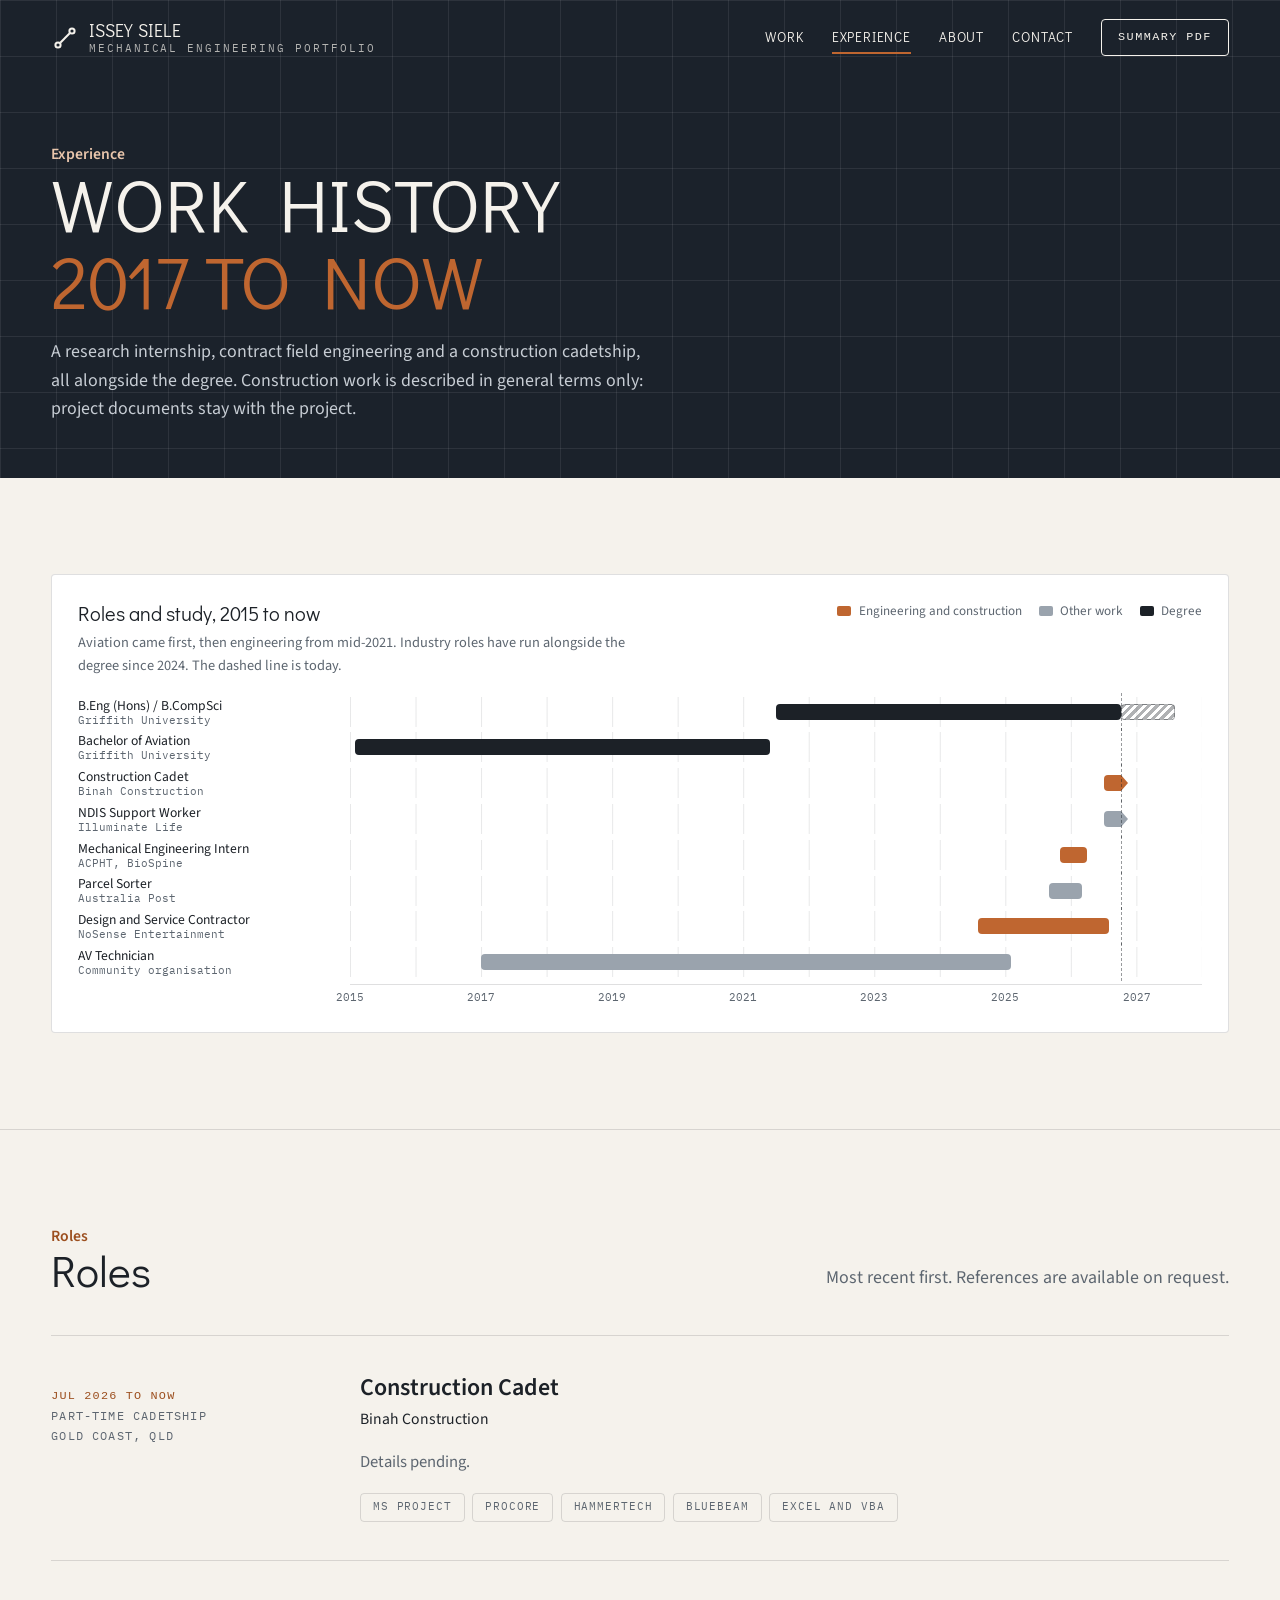
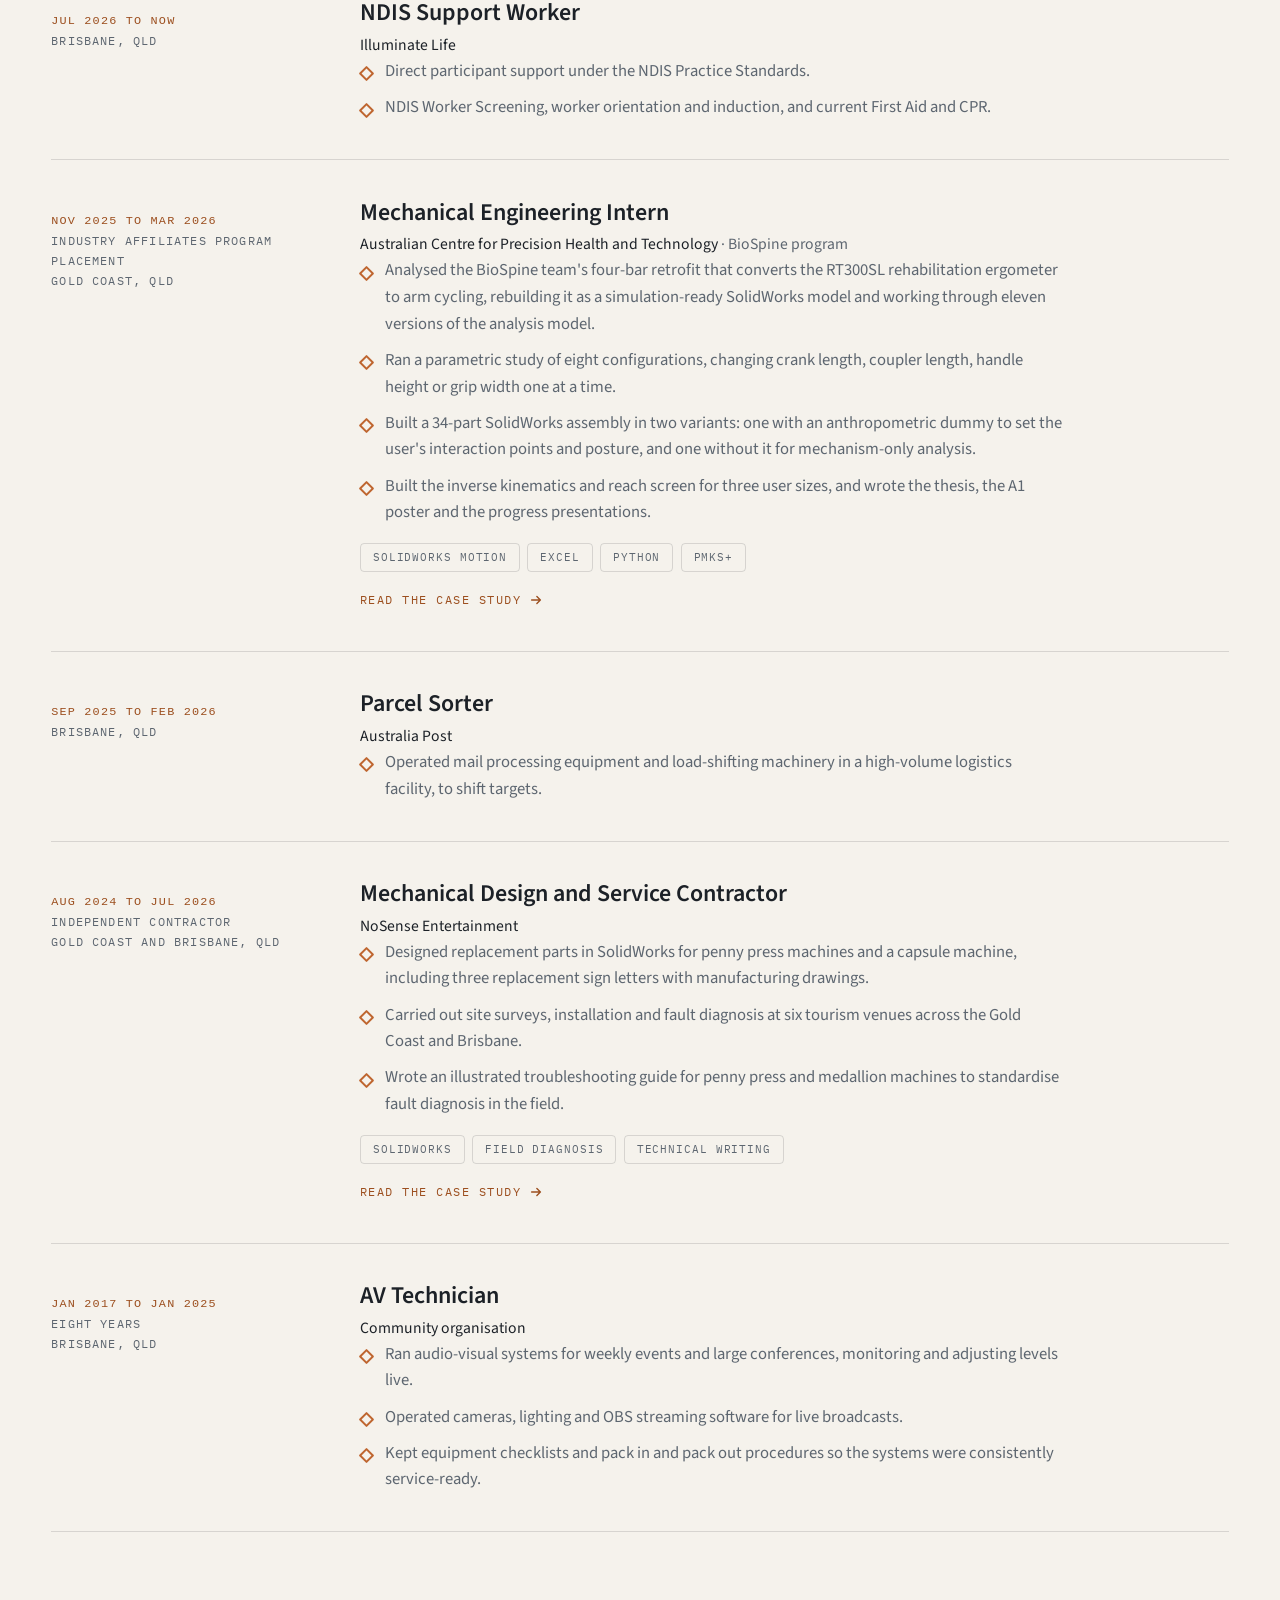
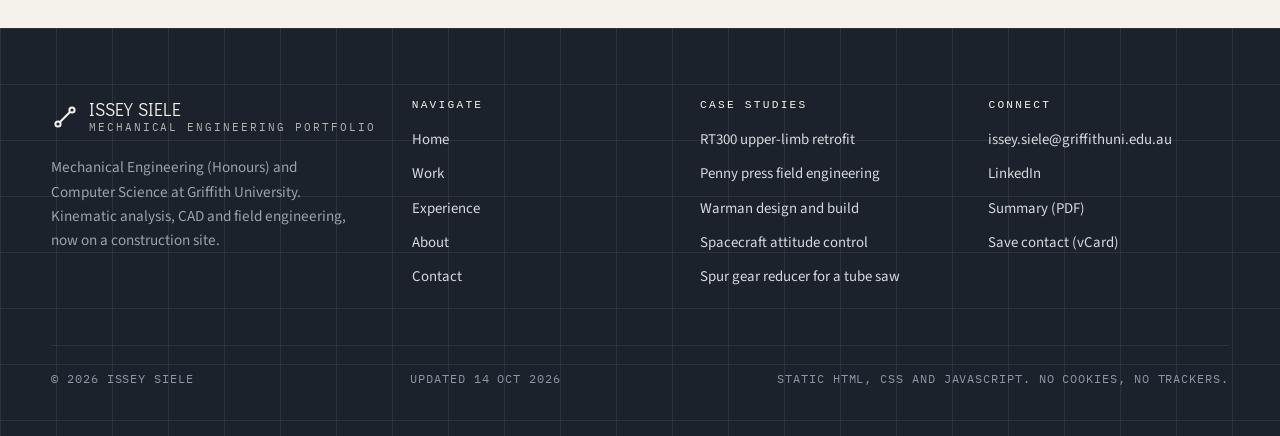
<file: experience.html>
<!DOCTYPE html>
<html lang="en-AU">
<head>
  <meta charset="utf-8">
  <meta name="viewport" content="width=device-width, initial-scale=1">
  <title>Experience | Issey Siele</title>
  <meta name="description" content="Work history: construction cadet at Binah, mechanical engineering intern at ACPHT, and contract field engineering on penny press machines.">
  <meta name="author" content="Issey Siele">
  <link rel="canonical" href="https://isseysiele.github.io/portfolio/experience.html">
  <meta name="theme-color" content="#1b222b">
  <meta property="og:type" content="website">
  <meta property="og:site_name" content="Issey Siele">
  <meta property="og:locale" content="en_AU">
  <meta property="og:title" content="Experience | Issey Siele">
  <meta property="og:description" content="Work history: construction cadet at Binah, mechanical engineering intern at ACPHT, and contract field engineering on penny press machines.">
  <meta property="og:url" content="https://isseysiele.github.io/portfolio/experience.html">
  <meta property="og:image" content="https://isseysiele.github.io/portfolio/assets/og/og-default.jpg">
  <meta property="og:image:width" content="1200">
  <meta property="og:image:height" content="630">
  <meta property="og:image:alt" content="Issey Siele, mechanical engineering portfolio">
  <meta name="twitter:card" content="summary_large_image">
  <link rel="icon" href="favicon.ico" sizes="32x32">
  <link rel="icon" href="icon.svg" type="image/svg+xml">
  <link rel="apple-touch-icon" href="apple-touch-icon.png">
  <link rel="manifest" href="site.webmanifest">
  <link rel="preload" href="assets/fonts/didact-gothic-latin-400-normal.woff2" as="font" type="font/woff2" crossorigin>
  <link rel="preload" href="assets/fonts/source-sans-3-latin-400-normal.woff2" as="font" type="font/woff2" crossorigin>
  <link rel="stylesheet" href="styles.css?v=20261007">
  <script>document.documentElement.classList.add('js');</script>
  <script defer src="script.js?v=20261007"></script>
  <script type="application/ld+json">{"@context": "https://schema.org", "@graph": [{"@type": "Person", "@id": "https://isseysiele.github.io/portfolio/#person", "name": "Issey Siele", "url": "https://isseysiele.github.io/portfolio/", "image": "https://isseysiele.github.io/portfolio/assets/img/about-portrait.webp", "jobTitle": "Construction Cadet", "worksFor": {"@type": "Organization", "name": "Binah Construction"}, "affiliation": {"@type": "CollegeOrUniversity", "name": "Griffith University"}, "knowsAbout": ["Mechanical engineering", "Kinematic analysis", "SolidWorks", "Mechanism analysis", "Field service engineering", "Construction programming", "Python", "MATLAB", "Data science"], "knowsLanguage": ["en", "ti"], "address": {"@type": "PostalAddress", "addressLocality": "Brisbane", "addressRegion": "QLD", "addressCountry": "AU"}, "sameAs": ["https://www.linkedin.com/in/isseysiele/"]}, {"@type": "WebSite", "@id": "https://isseysiele.github.io/portfolio/#website", "url": "https://isseysiele.github.io/portfolio/", "name": "Issey Siele, Mechanical Engineering Portfolio", "inLanguage": "en-AU", "author": {"@id": "https://isseysiele.github.io/portfolio/#person"}}, {"@type": "WebPage", "@id": "https://isseysiele.github.io/portfolio/experience.html#page", "url": "https://isseysiele.github.io/portfolio/experience.html", "name": "Experience | Issey Siele", "description": "Work history: construction cadet at Binah, mechanical engineering intern at ACPHT, and contract field engineering on penny press machines.", "isPartOf": {"@id": "https://isseysiele.github.io/portfolio/#website"}, "inLanguage": "en-AU", "dateModified": "2026-10-14"}, {"@type": "BreadcrumbList", "itemListElement": [{"@type": "ListItem", "position": 1, "name": "Home", "item": "https://isseysiele.github.io/portfolio/"}, {"@type": "ListItem", "position": 2, "name": "Experience", "item": "https://isseysiele.github.io/portfolio/experience.html"}]}]}</script>
</head>
<body>
  <a class="skip-link" href="#main">Skip to content</a>
  <header class="site-header site-header--light">
    <a class="brand" href="index.html" aria-label="Issey Siele, home">
      <svg class="brand__mark" viewBox="0 0 28 28" fill="none" aria-hidden="true"><circle cx="7" cy="21" r="2.6" stroke-width="2"/><circle cx="21" cy="7" r="2.6" stroke-width="2"/><line x1="9.3" y1="18.8" x2="18.7" y2="9.2" stroke-width="2"/></svg>
      <span>
        <span class="brand__name">Issey Siele</span>
        <span class="brand__sub">Mechanical Engineering Portfolio</span>
      </span>
    </a>
    <button class="menu-toggle" type="button" aria-expanded="false" aria-controls="site-nav"><span class="menu-toggle__bars" aria-hidden="true"></span><span class="visually-hidden">Open menu</span></button>
    <nav class="site-nav" id="site-nav" aria-label="Primary">
      <a href="portfolio.html">Work</a><a href="experience.html" aria-current="page">Experience</a><a href="about.html">About</a><a href="contact.html">Contact</a><a class="site-nav__cta" href="resume.html">Summary PDF</a>
    </nav>
  </header>

  <main id="main">
    <section class="page-intro blueprint">
      <div class="page-intro__inner">
        <p class="eyebrow">Experience</p>
        <h1>Work history<em>2017 to now</em></h1>
        <p>A research internship, contract field engineering and a construction cadetship, all alongside the degree. Construction work is described in general terms only: project documents stay with the project.</p>
      </div>
    </section>

    <section class="section">
      <div class="frame">
        <figure class="timeline-chart reveal" aria-labelledby="tl-title">
          <div class="chart__head">
            <div>
              <h2 class="chart__title" id="tl-title">Roles and study, 2015 to now</h2>
              <p class="chart__sub">Aviation came first, then engineering from mid-2021. Industry roles have run alongside the degree since 2024. The dashed line is today.</p>
            </div>
            <ul class="legend">
              <li><span class="key"></span>Engineering and construction</li>
              <li><span class="key key--context"></span>Other work</li>
              <li><span class="key" style="background:var(--ink)"></span>Degree</li>
            </ul>
          </div>
          <ol class="tl"><li class="tl__row"><div class="tl__label">B.Eng (Hons) / B.CompSci<span>Griffith University</span></div><div class="tl__track" style="--years:13"><a class="tl__bar tl__bar--study" href="about.html#edu-title" style="--a:50.000%;--b:90.488%" data-tip="B.Eng (Hons) / B.CompSci, Griffith University|Jul 2021 to Jul 2027 (expected)" aria-label="B.Eng (Hons) / B.CompSci, Griffith University, Jul 2021 to Jul 2027 (expected)"></a><span class="tl__bar tl__bar--future" style="--a:90.488%;--b:96.795%" aria-hidden="true"></span><span class="tl__now" style="--x:90.488%" aria-hidden="true"></span></div></li><li class="tl__row"><div class="tl__label">Bachelor of Aviation<span>Griffith University</span></div><div class="tl__track" style="--years:13"><a class="tl__bar tl__bar--study" href="about.html#aviation" style="--a:0.641%;--b:49.359%" data-tip="Bachelor of Aviation, Griffith University|2015 to 2021, conferred May 2021" aria-label="Bachelor of Aviation, Griffith University, 2015 to 2021, conferred May 2021"></a><span class="tl__now" style="--x:90.488%" aria-hidden="true"></span></div></li><li class="tl__row"><div class="tl__label">Construction Cadet<span>Binah Construction</span></div><div class="tl__track" style="--years:13"><a class="tl__bar tl__bar--eng tl__bar--ongoing" href="#binah" style="--a:88.462%;--b:90.488%" data-tip="Construction Cadet, Binah Construction|Jul 2026 to now" aria-label="Construction Cadet, Binah Construction, Jul 2026 to now"></a><span class="tl__now" style="--x:90.488%" aria-hidden="true"></span></div></li><li class="tl__row"><div class="tl__label">NDIS Support Worker<span>Illuminate Life</span></div><div class="tl__track" style="--years:13"><a class="tl__bar tl__bar--ongoing" href="#illuminate" style="--a:88.462%;--b:90.488%" data-tip="NDIS Support Worker, Illuminate Life|Jul 2026 to now" aria-label="NDIS Support Worker, Illuminate Life, Jul 2026 to now"></a><span class="tl__now" style="--x:90.488%" aria-hidden="true"></span></div></li><li class="tl__row"><div class="tl__label">Mechanical Engineering Intern<span>ACPHT, BioSpine</span></div><div class="tl__track" style="--years:13"><a class="tl__bar tl__bar--eng" href="#acpht" style="--a:83.333%;--b:86.538%" data-tip="Mechanical Engineering Intern, ACPHT, BioSpine|Nov 2025 to Mar 2026" aria-label="Mechanical Engineering Intern, ACPHT, BioSpine, Nov 2025 to Mar 2026"></a><span class="tl__now" style="--x:90.488%" aria-hidden="true"></span></div></li><li class="tl__row"><div class="tl__label">Parcel Sorter<span>Australia Post</span></div><div class="tl__track" style="--years:13"><a class="tl__bar" href="#auspost" style="--a:82.051%;--b:85.897%" data-tip="Parcel Sorter, Australia Post|Sep 2025 to Feb 2026" aria-label="Parcel Sorter, Australia Post, Sep 2025 to Feb 2026"></a><span class="tl__now" style="--x:90.488%" aria-hidden="true"></span></div></li><li class="tl__row"><div class="tl__label">Design and Service Contractor<span>NoSense Entertainment</span></div><div class="tl__track" style="--years:13"><a class="tl__bar tl__bar--eng" href="#nosense" style="--a:73.718%;--b:89.103%" data-tip="Design and Service Contractor, NoSense Entertainment|Aug 2024 to Jul 2026" aria-label="Design and Service Contractor, NoSense Entertainment, Aug 2024 to Jul 2026"></a><span class="tl__now" style="--x:90.488%" aria-hidden="true"></span></div></li><li class="tl__row"><div class="tl__label">AV Technician<span>Community organisation</span></div><div class="tl__track" style="--years:13"><a class="tl__bar" href="#av" style="--a:15.385%;--b:77.564%" data-tip="AV Technician, community organisation|Jan 2017 to Jan 2025" aria-label="AV Technician, community organisation, Jan 2017 to Jan 2025"></a><span class="tl__now" style="--x:90.488%" aria-hidden="true"></span></div></li></ol>
          <div class="tl-axis" aria-hidden="true"><span></span><div class="tl-axis__scale"><span style="left:0.000%">2015</span><span style="left:15.385%">2017</span><span style="left:30.769%">2019</span><span style="left:46.154%">2021</span><span style="left:61.538%">2023</span><span style="left:76.923%">2025</span><span style="left:92.308%">2027</span></div></div>
        </figure>
      </div>
    </section>

    <section class="section" aria-labelledby="roles-title">
      <div class="frame">
        <div class="section-head reveal">
          <div>
            <p class="eyebrow">Roles</p>
            <h2 id="roles-title">Roles</h2>
          </div>
          <p>Most recent first. References are available on request.</p>
        </div>
        <ol class="roles">
          <li class="role reveal" id="binah">
            <p class="role__when"><b>Jul 2026 to now</b>Part-time cadetship<br>Gold Coast, QLD</p>
            <div class="prose">
              <h3>Construction Cadet</h3>
              <p class="role__org">Binah Construction</p>
              <p>Details pending.</p>
              <!-- Role details hidden until further notice. Original bullets, to restore:
              <ul><li>Supporting estimating, project delivery and site engineering on a residential development.</li><li>Chairing and minuting the weekly project team meeting, tracking actions across the head contractor, consultants and subcontractors.</li><li>Built the consolidated construction programme in MS Project from drawings, subcontractor charts and revision history.</li><li>Maintaining ITP registers, chase lists, and the whitegoods and plumbing schedules across the apartment levels.</li></ul>
              -->
              <ul class="tags"><li>MS Project</li><li>Procore</li><li>HammerTech</li><li>Bluebeam</li><li>Excel and VBA</li></ul>
              
            </div>
          </li>
<li class="role reveal" id="illuminate">
            <p class="role__when"><b>Jul 2026 to now</b>Brisbane, QLD</p>
            <div class="prose">
              <h3>NDIS Support Worker</h3>
              <p class="role__org">Illuminate Life</p>
              <ul><li>Direct participant support under the NDIS Practice Standards.</li><li>NDIS Worker Screening, worker orientation and induction, and current First Aid and CPR.</li></ul>
              
              
            </div>
          </li>
<li class="role reveal" id="acpht">
            <p class="role__when"><b>Nov 2025 to Mar 2026</b>Industry Affiliates Program placement<br>Gold Coast, QLD</p>
            <div class="prose">
              <h3>Mechanical Engineering Intern</h3>
              <p class="role__org">Australian Centre for Precision Health and Technology <span>&middot; BioSpine program</span></p>
              <ul><li>Analysed the BioSpine team's four-bar retrofit that converts the RT300SL rehabilitation ergometer to arm cycling, rebuilding it as a simulation-ready SolidWorks model and working through eleven versions of the analysis model.</li><li>Ran a parametric study of eight configurations, changing crank length, coupler length, handle height or grip width one at a time.</li><li>Built a 34-part SolidWorks assembly in two variants: one with an anthropometric dummy to set the user's interaction points and posture, and one without it for mechanism-only analysis.</li><li>Built the inverse kinematics and reach screen for three user sizes, and wrote the thesis, the A1 poster and the progress presentations.</li></ul>
              <ul class="tags"><li>SolidWorks Motion</li><li>Excel</li><li>Python</li><li>PMKS+</li></ul>
              <a class="text-link" href="project-rt300.html">Read the case study <svg viewBox="0 0 16 16" fill="none" aria-hidden="true"><path d="M3 8h10M9 4l4 4-4 4" stroke="currentColor" stroke-width="1.6" stroke-linecap="round" stroke-linejoin="round"/></svg></a>
            </div>
          </li>
<li class="role reveal" id="auspost">
            <p class="role__when"><b>Sep 2025 to Feb 2026</b>Brisbane, QLD</p>
            <div class="prose">
              <h3>Parcel Sorter</h3>
              <p class="role__org">Australia Post</p>
              <ul><li>Operated mail processing equipment and load-shifting machinery in a high-volume logistics facility, to shift targets.</li></ul>
              
              
            </div>
          </li>
<li class="role reveal" id="nosense">
            <p class="role__when"><b>Aug 2024 to Jul 2026</b>Independent contractor<br>Gold Coast and Brisbane, QLD</p>
            <div class="prose">
              <h3>Mechanical Design and Service Contractor</h3>
              <p class="role__org">NoSense Entertainment</p>
              <ul><li>Designed replacement parts in SolidWorks for penny press machines and a capsule machine, including three replacement sign letters with manufacturing drawings.</li><li>Carried out site surveys, installation and fault diagnosis at six tourism venues across the Gold Coast and Brisbane.</li><li>Wrote an illustrated troubleshooting guide for penny press and medallion machines to standardise fault diagnosis in the field.</li></ul>
              <ul class="tags"><li>SolidWorks</li><li>Field diagnosis</li><li>Technical writing</li></ul>
              <a class="text-link" href="project-nosense.html">Read the case study <svg viewBox="0 0 16 16" fill="none" aria-hidden="true"><path d="M3 8h10M9 4l4 4-4 4" stroke="currentColor" stroke-width="1.6" stroke-linecap="round" stroke-linejoin="round"/></svg></a>
            </div>
          </li>
<li class="role reveal" id="av">
            <p class="role__when"><b>Jan 2017 to Jan 2025</b>Eight years<br>Brisbane, QLD</p>
            <div class="prose">
              <h3>AV Technician</h3>
              <p class="role__org">Community organisation</p>
              <ul><li>Ran audio-visual systems for weekly events and large conferences, monitoring and adjusting levels live.</li><li>Operated cameras, lighting and OBS streaming software for live broadcasts.</li><li>Kept equipment checklists and pack in and pack out procedures so the systems were consistently service-ready.</li></ul>
              
              
            </div>
          </li>
        </ol>
      </div>
    </section>
  </main>

  <footer class="site-footer blueprint">
    <div class="site-footer__inner">
      <div>
        <a class="brand" href="index.html">
          <svg class="brand__mark" viewBox="0 0 28 28" fill="none" aria-hidden="true"><circle cx="7" cy="21" r="2.6" stroke-width="2"/><circle cx="21" cy="7" r="2.6" stroke-width="2"/><line x1="9.3" y1="18.8" x2="18.7" y2="9.2" stroke-width="2"/></svg>
          <span>
            <span class="brand__name">Issey Siele</span>
            <span class="brand__sub">Mechanical Engineering Portfolio</span>
          </span>
        </a>
        <p class="site-footer__tagline">Mechanical Engineering (Honours) and Computer Science at Griffith University. Kinematic analysis, CAD and field engineering, now on a construction site.</p>
      </div>
      <div class="site-footer__col">
        <h2 class="site-footer__heading">Navigate</h2>
        <ul>
          <li><a href="index.html">Home</a></li>
          <li><a href="portfolio.html">Work</a></li>
          <li><a href="experience.html">Experience</a></li>
          <li><a href="about.html">About</a></li>
          <li><a href="contact.html">Contact</a></li>
        </ul>
      </div>
      <div class="site-footer__col">
        <h2 class="site-footer__heading">Case studies</h2>
        <ul>
          <li><a href="project-rt300.html">RT300 upper-limb retrofit</a></li>
          <li><a href="project-nosense.html">Penny press field engineering</a></li>
          <li><a href="project-warman.html">Warman design and build</a></li>
          <li><a href="project-spacecraft.html">Spacecraft attitude control</a></li>
          <li><a href="project-gearbox.html">Spur gear reducer for a tube saw</a></li>
        </ul>
      </div>
      <div class="site-footer__col">
        <h2 class="site-footer__heading">Connect</h2>
        <ul>
          <li><a href="&#109;&#97;&#105;&#108;&#116;&#111;&#58;&#105;&#115;&#115;&#101;&#121;&#46;&#115;&#105;&#101;&#108;&#101;&#64;&#103;&#114;&#105;&#102;&#102;&#105;&#116;&#104;&#117;&#110;&#105;&#46;&#101;&#100;&#117;&#46;&#97;&#117;">&#105;&#115;&#115;&#101;&#121;&#46;&#115;&#105;&#101;&#108;&#101;&#64;&#103;&#114;&#105;&#102;&#102;&#105;&#116;&#104;&#117;&#110;&#105;&#46;&#101;&#100;&#117;&#46;&#97;&#117;</a></li>
          <li><a href="https://www.linkedin.com/in/isseysiele/" rel="noopener">LinkedIn</a></li>
          <li><a href="assets/docs/Issey-Siele-Portfolio-Summary.pdf" download>Summary (PDF)</a></li>
          <li><a href="assets/docs/issey-siele.vcf" download>Save contact (vCard)</a></li>
        </ul>
      </div>
    </div>
    <div class="site-footer__bottom">
      <span>&copy; 2026 Issey Siele</span>
      <span>Updated <time datetime="2026-10-14">14 Oct 2026</time></span>
      <span>Static HTML, CSS and JavaScript. No cookies, no trackers.</span>
    </div>
  </footer>
</body>
</html>
</file>
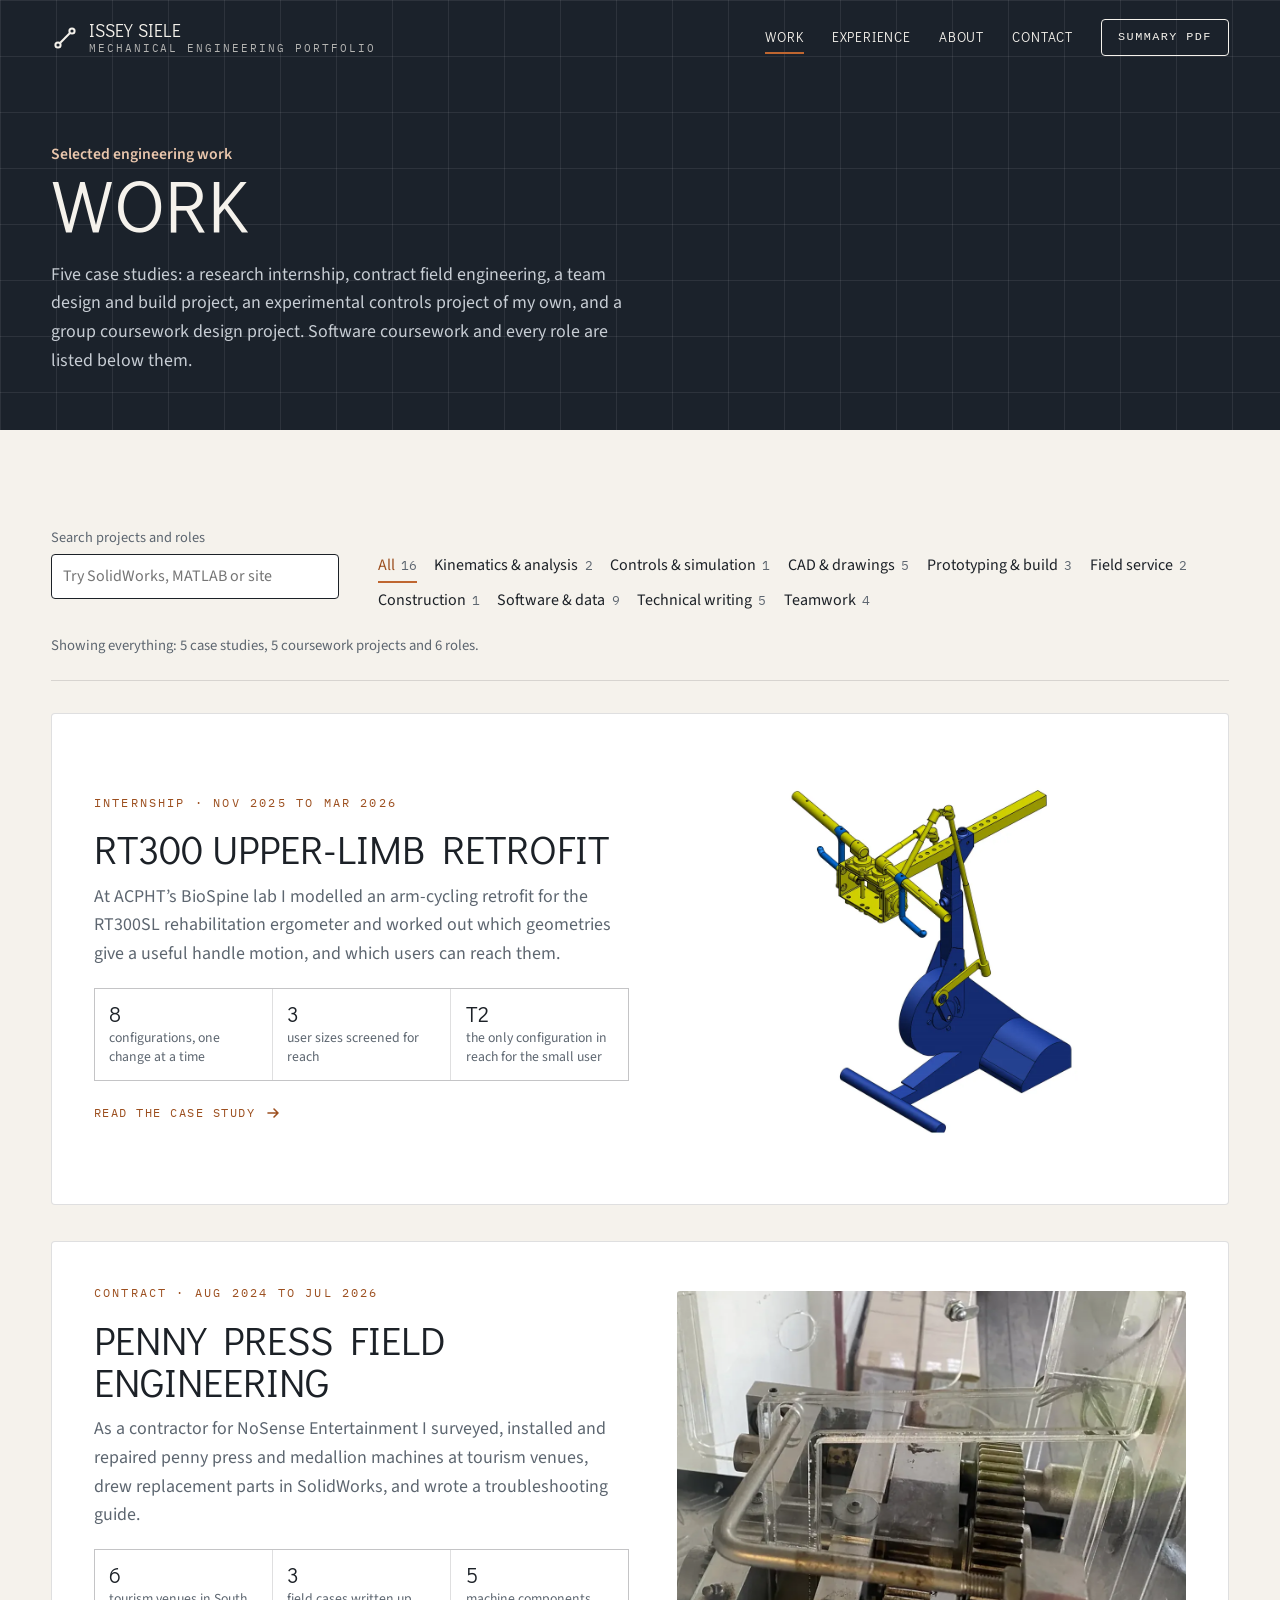
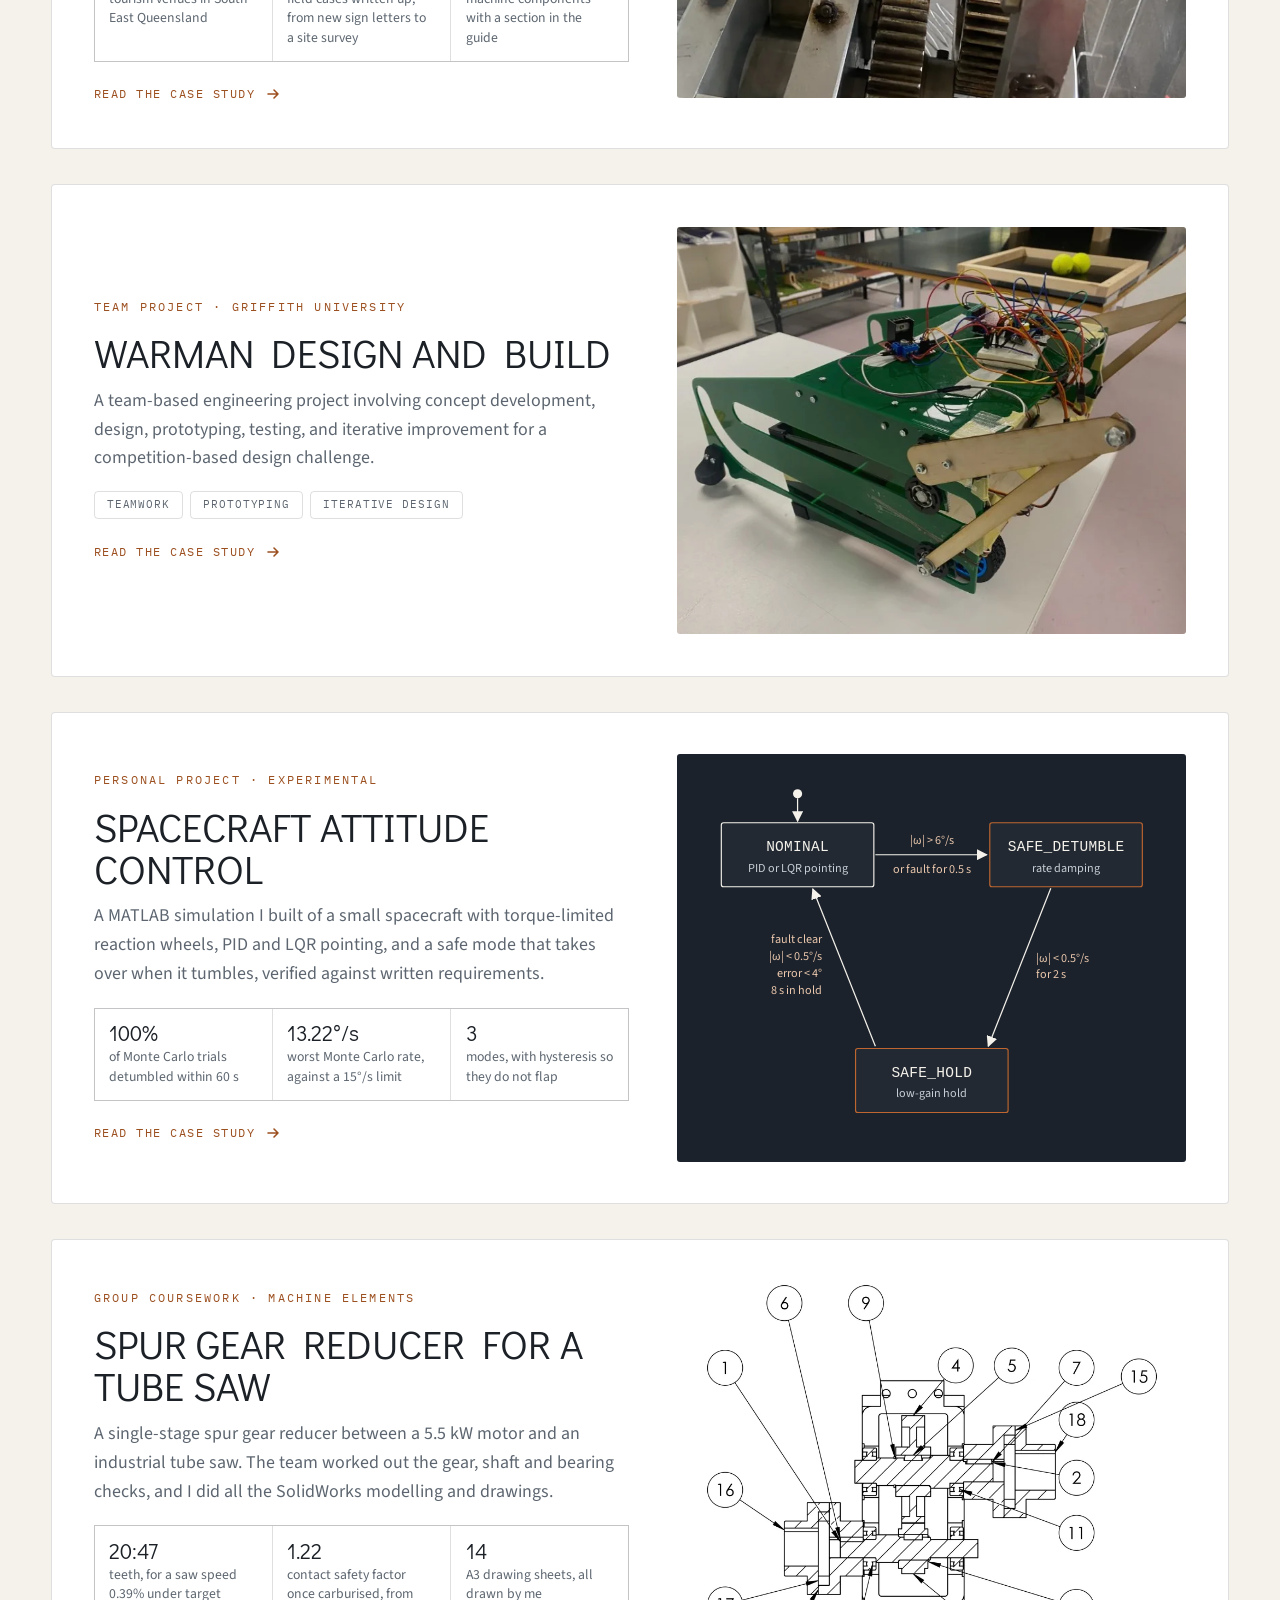
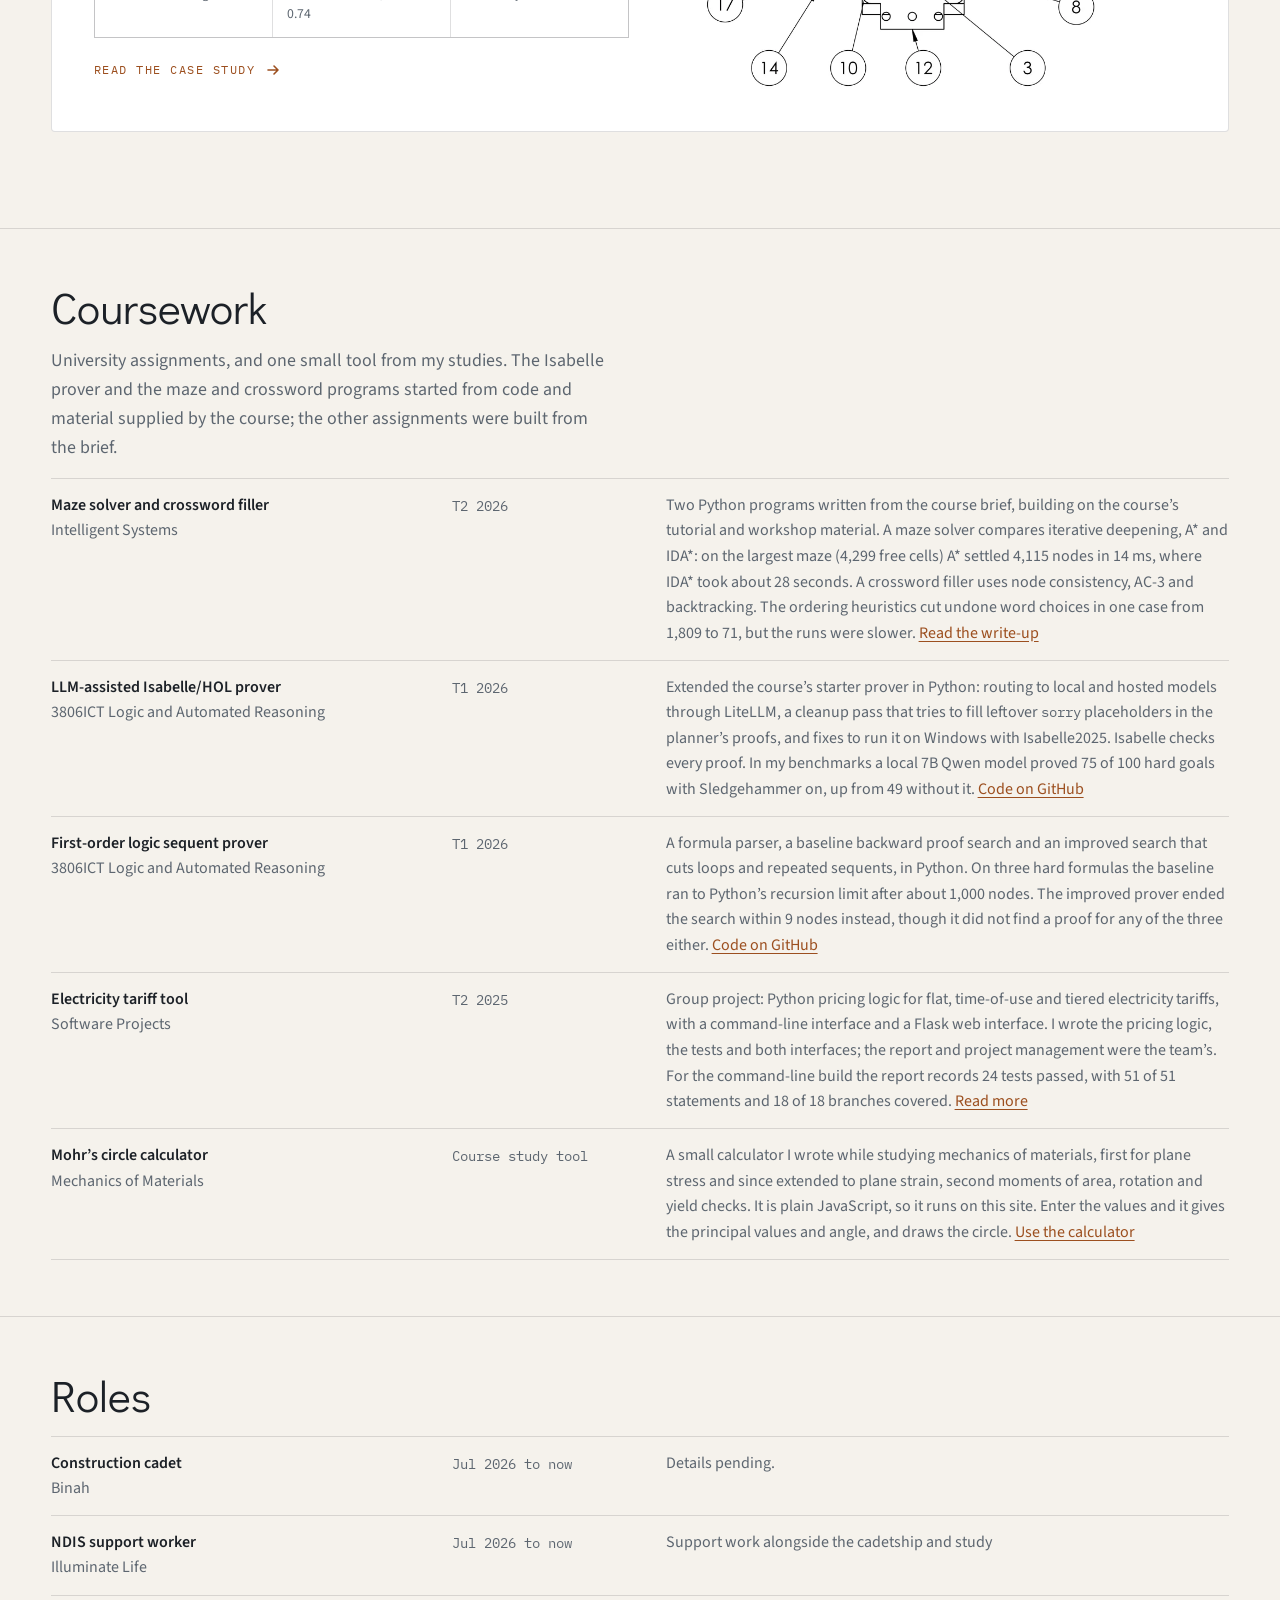
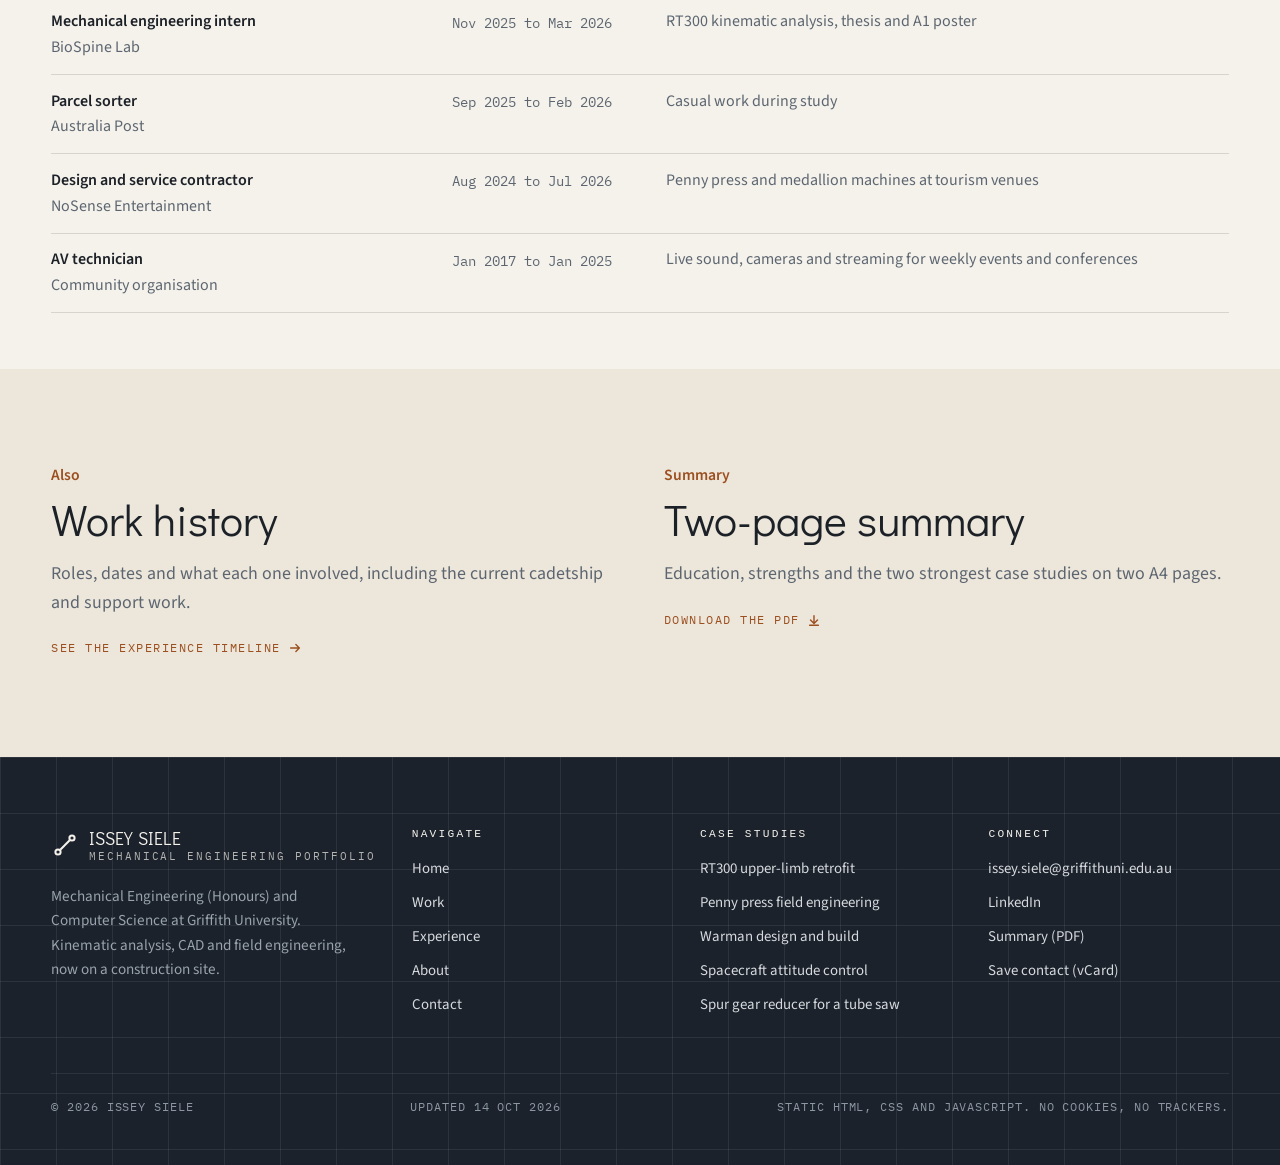
<file: portfolio.html>
<!DOCTYPE html>
<html lang="en-AU">
<head>
  <meta charset="utf-8">
  <meta name="viewport" content="width=device-width, initial-scale=1">
  <title>Work | Issey Siele</title>
  <meta name="description" content="Engineering case studies: kinematic analysis of a rehabilitation ergometer retrofit, penny press field engineering, a Warman design and build project, an experimental spacecraft attitude-control simulation and a group coursework design of a spur gear reducer, plus software coursework.">
  <meta name="author" content="Issey Siele">
  <link rel="canonical" href="https://isseysiele.github.io/portfolio/portfolio.html">
  <meta name="theme-color" content="#1b222b">
  <meta property="og:type" content="website">
  <meta property="og:site_name" content="Issey Siele">
  <meta property="og:locale" content="en_AU">
  <meta property="og:title" content="Work | Issey Siele">
  <meta property="og:description" content="Engineering case studies: kinematic analysis of a rehabilitation ergometer retrofit, penny press field engineering, a Warman design and build project, an experimental spacecraft attitude-control simulation and a group coursework design of a spur gear reducer, plus software coursework.">
  <meta property="og:url" content="https://isseysiele.github.io/portfolio/portfolio.html">
  <meta property="og:image" content="https://isseysiele.github.io/portfolio/assets/og/og-default.jpg">
  <meta property="og:image:width" content="1200">
  <meta property="og:image:height" content="630">
  <meta property="og:image:alt" content="Issey Siele, mechanical engineering portfolio">
  <meta name="twitter:card" content="summary_large_image">
  <link rel="icon" href="favicon.ico" sizes="32x32">
  <link rel="icon" href="icon.svg" type="image/svg+xml">
  <link rel="apple-touch-icon" href="apple-touch-icon.png">
  <link rel="manifest" href="site.webmanifest">
  <link rel="preload" href="assets/fonts/didact-gothic-latin-400-normal.woff2" as="font" type="font/woff2" crossorigin>
  <link rel="preload" href="assets/fonts/source-sans-3-latin-400-normal.woff2" as="font" type="font/woff2" crossorigin>
  <link rel="stylesheet" href="styles.css?v=20261007">
  <script>document.documentElement.classList.add('js');</script>
  <script defer src="script.js?v=20261007"></script>
  <script defer src="work.js?v=20261007"></script>
  <script type="application/ld+json">{"@context": "https://schema.org", "@graph": [{"@type": "Person", "@id": "https://isseysiele.github.io/portfolio/#person", "name": "Issey Siele", "url": "https://isseysiele.github.io/portfolio/", "image": "https://isseysiele.github.io/portfolio/assets/img/about-portrait.webp", "jobTitle": "Construction Cadet", "worksFor": {"@type": "Organization", "name": "Binah Construction"}, "affiliation": {"@type": "CollegeOrUniversity", "name": "Griffith University"}, "knowsAbout": ["Mechanical engineering", "Kinematic analysis", "SolidWorks", "Mechanism analysis", "Field service engineering", "Construction programming", "Python", "MATLAB", "Data science"], "knowsLanguage": ["en", "ti"], "address": {"@type": "PostalAddress", "addressLocality": "Brisbane", "addressRegion": "QLD", "addressCountry": "AU"}, "sameAs": ["https://www.linkedin.com/in/isseysiele/"]}, {"@type": "WebSite", "@id": "https://isseysiele.github.io/portfolio/#website", "url": "https://isseysiele.github.io/portfolio/", "name": "Issey Siele, Mechanical Engineering Portfolio", "inLanguage": "en-AU", "author": {"@id": "https://isseysiele.github.io/portfolio/#person"}}, {"@type": "WebPage", "@id": "https://isseysiele.github.io/portfolio/portfolio.html#page", "url": "https://isseysiele.github.io/portfolio/portfolio.html", "name": "Work | Issey Siele", "description": "Engineering case studies: kinematic analysis of a rehabilitation ergometer retrofit, penny press field engineering, a Warman design and build project, an experimental spacecraft attitude-control simulation and a group coursework design of a spur gear reducer, plus software coursework.", "isPartOf": {"@id": "https://isseysiele.github.io/portfolio/#website"}, "inLanguage": "en-AU", "dateModified": "2026-10-14"}, {"@type": "BreadcrumbList", "itemListElement": [{"@type": "ListItem", "position": 1, "name": "Home", "item": "https://isseysiele.github.io/portfolio/"}, {"@type": "ListItem", "position": 2, "name": "Work", "item": "https://isseysiele.github.io/portfolio/portfolio.html"}]}]}</script>
</head>
<body>
  <a class="skip-link" href="#main">Skip to content</a>
  <header class="site-header site-header--light">
    <a class="brand" href="index.html" aria-label="Issey Siele, home">
      <svg class="brand__mark" viewBox="0 0 28 28" fill="none" aria-hidden="true"><circle cx="7" cy="21" r="2.6" stroke-width="2"/><circle cx="21" cy="7" r="2.6" stroke-width="2"/><line x1="9.3" y1="18.8" x2="18.7" y2="9.2" stroke-width="2"/></svg>
      <span>
        <span class="brand__name">Issey Siele</span>
        <span class="brand__sub">Mechanical Engineering Portfolio</span>
      </span>
    </a>
    <button class="menu-toggle" type="button" aria-expanded="false" aria-controls="site-nav"><span class="menu-toggle__bars" aria-hidden="true"></span><span class="visually-hidden">Open menu</span></button>
    <nav class="site-nav" id="site-nav" aria-label="Primary">
      <a href="portfolio.html" aria-current="page">Work</a><a href="experience.html">Experience</a><a href="about.html">About</a><a href="contact.html">Contact</a><a class="site-nav__cta" href="resume.html">Summary PDF</a>
    </nav>
  </header>

  <main id="main">
    <section class="page-intro blueprint">
      <div class="page-intro__inner">
        <p class="eyebrow">Selected engineering work</p>
        <h1>Work</h1>
        <p>Five case studies: a research internship, contract field engineering, a team design and build project, an experimental controls project of my own, and a group coursework design project. Software coursework and every role are listed below them.</p>
      </div>
    </section>

    <section class="section">
      <div class="frame">
        <div class="work-filter" role="search" hidden>
          <div class="work-filter__search">
            <label for="work-q">Search projects and roles</label>
            <input id="work-q" type="search" placeholder="Try SolidWorks, MATLAB or site" autocomplete="off" spellcheck="false">
          </div>
          <div class="work-filter__index" role="group" aria-label="Filter by skill">
            <button type="button" data-tag="all" aria-pressed="true">All <span></span></button>
            <button type="button" data-tag="kinematics" aria-pressed="false">Kinematics &amp; analysis <span></span></button>
            <button type="button" data-tag="controls" aria-pressed="false">Controls &amp; simulation <span></span></button>
            <button type="button" data-tag="cad" aria-pressed="false">CAD &amp; drawings <span></span></button>
            <button type="button" data-tag="build" aria-pressed="false">Prototyping &amp; build <span></span></button>
            <button type="button" data-tag="field" aria-pressed="false">Field service <span></span></button>
            <button type="button" data-tag="construction" aria-pressed="false">Construction <span></span></button>
            <button type="button" data-tag="software" aria-pressed="false">Software &amp; data <span></span></button>
            <button type="button" data-tag="writing" aria-pressed="false">Technical writing <span></span></button>
            <button type="button" data-tag="team" aria-pressed="false">Teamwork <span></span></button>
          </div>
          <p class="work-filter__count" aria-live="polite"></p>
        </div>
      </div>
      <div class="frame case-list">
        <a class="case-card reveal" href="project-rt300.html" data-tags="kinematics cad software writing" data-keywords="SolidWorks Motion Excel Python Matplotlib PMKS+ inverse kinematics transmission angle STEP thesis poster rehabilitation ergometer BioSpine internship">
          <div>
            <p class="case-card__index">Internship &middot; Nov 2025 to Mar 2026</p>
            <h2 class="case-card__title">RT300 upper-limb retrofit</h2>
            <p>At ACPHT&rsquo;s BioSpine lab I modelled an arm-cycling retrofit for the RT300SL rehabilitation ergometer and worked out which geometries give a useful handle motion, and which users can reach them.</p>
            <ul class="case-card__facts">
              <li><b>8</b>configurations, one change at a time</li>
              <li><b>3</b>user sizes screened for reach</li>
              <li><b>T2</b>the only configuration in reach for the small user</li>
            </ul>
            <span class="case-card__cta">Read the case study <svg viewBox="0 0 16 16" fill="none" aria-hidden="true"><path d="M3 8h10M9 4l4 4-4 4" stroke="currentColor" stroke-width="1.6" stroke-linecap="round" stroke-linejoin="round"/></svg></span>
          </div>
          <div class="case-card__media case-card__media--contain">
            <img src="assets/img/rt300-card.webp" width="1200" height="900" alt="SolidWorks model of the arm-cycling retrofit mounted on the RT300SL ergometer" loading="lazy" decoding="async">
          </div>
        </a>
        <a class="case-card reveal" href="project-nosense.html" data-tags="field cad writing build" data-keywords="SolidWorks hand tools fault diagnosis troubleshooting guide replacement parts site survey payment terminal gears rollers contractor NoSense">
          <div>
            <p class="case-card__index">Contract &middot; Aug 2024 to Jul 2026</p>
            <h2 class="case-card__title">Penny press field engineering</h2>
            <p>As a contractor for NoSense Entertainment I surveyed, installed and repaired penny press and medallion machines at tourism venues, drew replacement parts in SolidWorks, and wrote a troubleshooting guide.</p>
            <ul class="case-card__facts">
              <li><b>6</b>tourism venues in South East Queensland</li>
              <li><b>3</b>field cases written up, from new sign letters to a site survey</li>
              <li><b>5</b>machine components with a section in the guide</li>
            </ul>
            <span class="case-card__cta">Read the case study <svg viewBox="0 0 16 16" fill="none" aria-hidden="true"><path d="M3 8h10M9 4l4 4-4 4" stroke="currentColor" stroke-width="1.6" stroke-linecap="round" stroke-linejoin="round"/></svg></span>
          </div>
          <div class="case-card__media">
            <img src="assets/img/ns-mechanism-card.webp" width="1200" height="900" alt="Inside a penny press: the gear train, a rod linkage and springs behind the acrylic case" loading="lazy" decoding="async">
          </div>
        </a>
        <a class="case-card reveal" href="project-warman.html" data-tags="build team" data-keywords="teamwork prototyping iterative design testing competition Griffith">
          <div>
            <p class="case-card__index">Team project &middot; Griffith University</p>
            <h2 class="case-card__title">Warman design and build</h2>
            <p>A team-based engineering project involving concept development, design, prototyping, testing, and iterative improvement for a competition-based design challenge.</p>
            <ul class="tags"><li>Teamwork</li><li>Prototyping</li><li>Iterative design</li></ul>
            <span class="case-card__cta">Read the case study <svg viewBox="0 0 16 16" fill="none" aria-hidden="true"><path d="M3 8h10M9 4l4 4-4 4" stroke="currentColor" stroke-width="1.6" stroke-linecap="round" stroke-linejoin="round"/></svg></span>
          </div>
          <div class="case-card__media">
            <img src="assets/img/warman-main.webp" width="832" height="603" alt="Warman design and build prototype with electronics mounted on top" loading="lazy" decoding="async">
          </div>
        </a>
        <a class="case-card reveal" href="project-spacecraft.html" data-tags="controls software writing" data-keywords="MATLAB quaternion rigid body RK4 Runge-Kutta reaction wheel PID LQR detumble safe mode state machine hysteresis Monte Carlo requirements traceability verification Python C++ animation experimental personal">
          <div>
            <p class="case-card__index">Personal project &middot; Experimental</p>
            <h2 class="case-card__title">Spacecraft attitude control</h2>
            <p>A MATLAB simulation I built of a small spacecraft with torque-limited reaction wheels, PID and LQR pointing, and a safe mode that takes over when it tumbles, verified against written requirements.</p>
            <ul class="case-card__facts">
              <li><b>100%</b>of Monte Carlo trials detumbled within 60 s</li>
              <li><b>13.22&deg;/s</b>worst Monte Carlo rate, against a 15&deg;/s limit</li>
              <li><b>3</b>modes, with hysteresis so they do not flap</li>
            </ul>
            <span class="case-card__cta">Read the case study <svg viewBox="0 0 16 16" fill="none" aria-hidden="true"><path d="M3 8h10M9 4l4 4-4 4" stroke="currentColor" stroke-width="1.6" stroke-linecap="round" stroke-linejoin="round"/></svg></span>
          </div>
          <div class="case-card__media case-card__media--modes">
            <svg class="modes" viewBox="0 0 600 480" aria-hidden="true" focusable="false">
              <defs><marker id="md-head" viewBox="0 0 10 10" refX="9" refY="5" markerWidth="9" markerHeight="9" orient="auto-start-reverse"><path class="md-head" d="M0 0 10 5 0 10z"/></marker></defs>
              <circle class="md-start" cx="124" cy="18" r="6"/>
              <line class="md-edge" x1="124" y1="24" x2="124" y2="54" marker-end="url(#md-head)"/>
              <rect class="md-box" x="24" y="56" width="200" height="84" rx="3"/>
              <text class="md-name" x="124" y="93">NOMINAL</text>
              <text class="md-sub" x="124" y="120">PID or LQR pointing</text>
              <rect class="md-box md-box--safe" x="376" y="56" width="200" height="84" rx="3"/>
              <text class="md-name" x="476" y="93">SAFE_DETUMBLE</text>
              <text class="md-sub" x="476" y="120">rate damping</text>
              <rect class="md-box md-box--safe" x="200" y="352" width="200" height="84" rx="3"/>
              <text class="md-name" x="300" y="389">SAFE_HOLD</text>
              <text class="md-sub" x="300" y="416">low-gain hold</text>
              <line class="md-edge" x1="226" y1="98" x2="372" y2="98" marker-end="url(#md-head)"/>
              <text class="md-cond" x="300" y="84">|&omega;| &gt; 6&deg;/s</text>
              <text class="md-cond" x="300" y="122">or fault for 0.5 s</text>
              <line class="md-edge" x1="456" y1="142" x2="374" y2="349" marker-end="url(#md-head)"/>
              <text class="md-cond md-cond--start" x="436" y="238">|&omega;| &lt; 0.5&deg;/s</text>
              <text class="md-cond md-cond--start" x="436" y="260">for 2 s</text>
              <line class="md-edge" x1="226" y1="349" x2="144" y2="143" marker-end="url(#md-head)"/>
              <text class="md-cond md-cond--end" x="156" y="214">fault clear</text>
              <text class="md-cond md-cond--end" x="156" y="236">|&omega;| &lt; 0.5&deg;/s</text>
              <text class="md-cond md-cond--end" x="156" y="258">error &lt; 4&deg;</text>
              <text class="md-cond md-cond--end" x="156" y="280">8 s in hold</text>
          </svg>
          </div>
        </a>
        <a class="case-card reveal" href="project-gearbox.html" data-tags="cad team" data-keywords="SolidWorks spur gear reducer gearbox speed reducer pinion gear module AGMA bending contact stress fatigue shaft key bearing deep-groove carburised assembly drawing general arrangement drawings machine elements tube saw motor team group coursework">
          <div>
            <p class="case-card__index">Group coursework &middot; Machine elements</p>
            <h2 class="case-card__title">Spur gear reducer for a tube saw</h2>
            <p>A single-stage spur gear reducer between a 5.5 kW motor and an industrial tube saw. The team worked out the gear, shaft and bearing checks, and I did all the SolidWorks modelling and drawings.</p>
            <ul class="case-card__facts">
              <li><b>20:47</b>teeth, for a saw speed 0.39% under target</li>
              <li><b>1.22</b>contact safety factor once carburised, from 0.74</li>
              <li><b>14</b>A3 drawing sheets, all drawn by me</li>
            </ul>
            <span class="case-card__cta">Read the case study <svg viewBox="0 0 16 16" fill="none" aria-hidden="true"><path d="M3 8h10M9 4l4 4-4 4" stroke="currentColor" stroke-width="1.6" stroke-linecap="round" stroke-linejoin="round"/></svg></span>
          </div>
          <div class="case-card__media case-card__media--contain">
            <img src="assets/img/gearbox-section.webp" width="834" height="745" alt="Section view from the assembly drawing of the reducer: two shafts, each with a gear between bearings, in a split housing with a flexible coupling on each shaft" loading="lazy" decoding="async">
          </div>
        </a>
      </div>
    </section>

    <section class="section section--tight" id="coursework" aria-labelledby="coursework-title">
      <div class="frame">
        <h2 id="coursework-title">Coursework</h2>
        <p class="role-list__intro">University assignments, and one small tool from my studies. The Isabelle prover and the maze and crossword programs started from code and material supplied by the course; the other assignments were built from the brief.</p>
        <ul class="role-list course-list">
          <li class="role-row" data-tags="software" data-keywords="maze solver crossword puzzle search iterative deepening IDS A* IDA* Manhattan distance heuristic admissible consistent constraint satisfaction CSP node consistency AC-3 arc consistency backtracking MRV minimum remaining values degree heuristic least constraining value LCV Python Pillow benchmark artificial intelligence Intelligent Systems"><span class="role-row__what"><b>Maze solver and crossword filler</b> Intelligent Systems</span><span class="role-row__when">T2 2026</span><span class="role-row__note">Two Python programs written from the course brief, building on the course&rsquo;s tutorial and workshop material. A maze solver compares iterative deepening, A* and IDA*: on the largest maze (4,299 free cells) A* settled 4,115 nodes in 14 ms, where IDA* took about 28 seconds. A crossword filler uses node consistency, AC-3 and backtracking. The ordering heuristics cut undone word choices in one case from 1,809 to 71, but the runs were slower. <a href="project-search.html">Read the write-up</a></span></li>
          <li class="role-row" data-tags="software" data-keywords="Isabelle HOL theorem proving LLM language model LiteLLM Ollama Qwen OpenAI Gemini Sledgehammer beam search planner sorry Python benchmark 3806ICT logic automated reasoning GitHub"><span class="role-row__what"><b>LLM-assisted Isabelle/HOL prover</b> 3806ICT Logic and Automated Reasoning</span><span class="role-row__when">T1 2026</span><span class="role-row__note">Extended the course&rsquo;s starter prover in Python: routing to local and hosted models through LiteLLM, a cleanup pass that tries to fill leftover <code>sorry</code> placeholders in the planner&rsquo;s proofs, and fixes to run it on Windows with Isabelle2025. Isabelle checks every proof. In my benchmarks a local 7B Qwen model proved 75 of 100 hard goals with Sledgehammer on, up from 49 without it. <a href="https://github.com/Fongax/llm-assisted-isabelle-prover" rel="noopener">Code on GitHub</a></span></li>
          <li class="role-row" data-tags="software" data-keywords="first-order logic sequent calculus prover parser proof search loop detection TPTP Python 3806ICT GitHub"><span class="role-row__what"><b>First-order logic sequent prover</b> 3806ICT Logic and Automated Reasoning</span><span class="role-row__when">T1 2026</span><span class="role-row__note">A formula parser, a baseline backward proof search and an improved search that cuts loops and repeated sequents, in Python. On three hard formulas the baseline ran to Python&rsquo;s recursion limit after about 1,000 nodes. The improved prover ended the search within 9 nodes instead, though it did not find a proof for any of the three either. <a href="https://github.com/Fongax/Implementing-and-Improving-a-First-Order-Logic-Sequent-Prover" rel="noopener">Code on GitHub</a></span></li>
          <li class="role-row" data-tags="software team" data-keywords="electricity tariff energy flat time-of-use tiered pricing Python Flask pytest coverage command-line web interface group project software projects"><span class="role-row__what"><b>Electricity tariff tool</b> Software Projects</span><span class="role-row__when">T2 2025</span><span class="role-row__note">Group project: Python pricing logic for flat, time-of-use and tiered electricity tariffs, with a command-line interface and a Flask web interface. I wrote the pricing logic, the tests and both interfaces; the report and project management were the team&rsquo;s. For the command-line build the report records 24 tests passed, with 51 of 51 statements and 18 of 18 branches covered. <a href="project-tariff.html">Read more</a></span></li>
          <li class="role-row" data-tags="software" data-keywords="Mohr's circle Mohrs circle plane stress plane strain second moment of area moment of inertia product of inertia principal stresses principal axes maximum shear principal angle rotation von Mises Tresca yield factor of safety mechanics of materials calculator JavaScript SVG tool"><span class="role-row__what"><b>Mohr&rsquo;s circle calculator</b> Mechanics of Materials</span><span class="role-row__when">Course study tool</span><span class="role-row__note">A small calculator I wrote while studying mechanics of materials, first for plane stress and since extended to plane strain, second moments of area, rotation and yield checks. It is plain JavaScript, so it runs on this site. Enter the values and it gives the principal values and angle, and draws the circle. <a href="tool-mohr.html">Use the calculator</a></span></li>
        </ul>
      </div>
    </section>

    <section class="section section--tight" aria-labelledby="roles-title">
      <div class="frame">
        <h2 id="roles-title">Roles</h2>
        <ul class="role-list">
          <!-- Role details hidden until further notice. Original data-keywords: Binah MS Project ITP registers chase lists trade schedules programme residential site Gold Coast. Original note: Programme in MS Project, ITP registers and trade schedules on a residential build -->
          <li class="role-row" data-tags="construction software" data-keywords="Binah MS Project Gold Coast"><span class="role-row__what"><b>Construction cadet</b> Binah</span><span class="role-row__when">Jul 2026 to now</span><span class="role-row__note">Details pending.</span></li>
          <li class="role-row" data-tags="" data-keywords="Illuminate Life NDIS support"><span class="role-row__what"><b>NDIS support worker</b> Illuminate Life</span><span class="role-row__when">Jul 2026 to now</span><span class="role-row__note">Support work alongside the cadetship and study</span></li>
          <li class="role-row" data-tags="kinematics cad software writing" data-keywords="BioSpine ACPHT internship Industry Affiliates SolidWorks Motion Excel Python RT300"><span class="role-row__what"><b>Mechanical engineering intern</b> BioSpine Lab</span><span class="role-row__when">Nov 2025 to Mar 2026</span><span class="role-row__note">RT300 kinematic analysis, thesis and A1 poster</span></li>
          <li class="role-row" data-tags="" data-keywords="Australia Post parcel sorter"><span class="role-row__what"><b>Parcel sorter</b> Australia Post</span><span class="role-row__when">Sep 2025 to Feb 2026</span><span class="role-row__note">Casual work during study</span></li>
          <li class="role-row" data-tags="field cad writing build" data-keywords="NoSense penny press contractor SolidWorks"><span class="role-row__what"><b>Design and service contractor</b> NoSense Entertainment</span><span class="role-row__when">Aug 2024 to Jul 2026</span><span class="role-row__note">Penny press and medallion machines at tourism venues</span></li>
          <li class="role-row" data-tags="team" data-keywords="AV audio visual sound cameras streaming OBS lighting community"><span class="role-row__what"><b>AV technician</b> Community organisation</span><span class="role-row__when">Jan 2017 to Jan 2025</span><span class="role-row__note">Live sound, cameras and streaming for weekly events and conferences</span></li>
        </ul>
        <p class="work-filter__none" hidden>Nothing matches that. Try a tool like SolidWorks or MATLAB, or clear the search.</p>
      </div>
    </section>

    <section class="section section--deep">
      <div class="frame two-col">
        <div class="reveal">
          <p class="eyebrow">Also</p>
          <h2>Work history</h2>
          <p>Roles, dates and what each one involved, including the current cadetship and support work.</p>
          <a class="text-link" href="experience.html">See the experience timeline <svg viewBox="0 0 16 16" fill="none" aria-hidden="true"><path d="M3 8h10M9 4l4 4-4 4" stroke="currentColor" stroke-width="1.6" stroke-linecap="round" stroke-linejoin="round"/></svg></a>
        </div>
        <div class="reveal">
          <p class="eyebrow">Summary</p>
          <h2>Two-page summary</h2>
          <p>Education, strengths and the two strongest case studies on two A4 pages.</p>
          <a class="text-link" href="assets/docs/Issey-Siele-Portfolio-Summary.pdf" download>Download the PDF <svg viewBox="0 0 16 16" fill="none" aria-hidden="true"><path d="M8 3v9M4 8l4 4 4-4M3 14h10" stroke="currentColor" stroke-width="1.6" stroke-linecap="round" stroke-linejoin="round"/></svg></a>
        </div>
      </div>
    </section>
  </main>

  <footer class="site-footer blueprint">
    <div class="site-footer__inner">
      <div>
        <a class="brand" href="index.html">
          <svg class="brand__mark" viewBox="0 0 28 28" fill="none" aria-hidden="true"><circle cx="7" cy="21" r="2.6" stroke-width="2"/><circle cx="21" cy="7" r="2.6" stroke-width="2"/><line x1="9.3" y1="18.8" x2="18.7" y2="9.2" stroke-width="2"/></svg>
          <span>
            <span class="brand__name">Issey Siele</span>
            <span class="brand__sub">Mechanical Engineering Portfolio</span>
          </span>
        </a>
        <p class="site-footer__tagline">Mechanical Engineering (Honours) and Computer Science at Griffith University. Kinematic analysis, CAD and field engineering, now on a construction site.</p>
      </div>
      <div class="site-footer__col">
        <h2 class="site-footer__heading">Navigate</h2>
        <ul>
          <li><a href="index.html">Home</a></li>
          <li><a href="portfolio.html">Work</a></li>
          <li><a href="experience.html">Experience</a></li>
          <li><a href="about.html">About</a></li>
          <li><a href="contact.html">Contact</a></li>
        </ul>
      </div>
      <div class="site-footer__col">
        <h2 class="site-footer__heading">Case studies</h2>
        <ul>
          <li><a href="project-rt300.html">RT300 upper-limb retrofit</a></li>
          <li><a href="project-nosense.html">Penny press field engineering</a></li>
          <li><a href="project-warman.html">Warman design and build</a></li>
          <li><a href="project-spacecraft.html">Spacecraft attitude control</a></li>
          <li><a href="project-gearbox.html">Spur gear reducer for a tube saw</a></li>
        </ul>
      </div>
      <div class="site-footer__col">
        <h2 class="site-footer__heading">Connect</h2>
        <ul>
          <li><a href="&#109;&#97;&#105;&#108;&#116;&#111;&#58;&#105;&#115;&#115;&#101;&#121;&#46;&#115;&#105;&#101;&#108;&#101;&#64;&#103;&#114;&#105;&#102;&#102;&#105;&#116;&#104;&#117;&#110;&#105;&#46;&#101;&#100;&#117;&#46;&#97;&#117;">&#105;&#115;&#115;&#101;&#121;&#46;&#115;&#105;&#101;&#108;&#101;&#64;&#103;&#114;&#105;&#102;&#102;&#105;&#116;&#104;&#117;&#110;&#105;&#46;&#101;&#100;&#117;&#46;&#97;&#117;</a></li>
          <li><a href="https://www.linkedin.com/in/isseysiele/" rel="noopener">LinkedIn</a></li>
          <li><a href="assets/docs/Issey-Siele-Portfolio-Summary.pdf" download>Summary (PDF)</a></li>
          <li><a href="assets/docs/issey-siele.vcf" download>Save contact (vCard)</a></li>
        </ul>
      </div>
    </div>
    <div class="site-footer__bottom">
      <span>&copy; 2026 Issey Siele</span>
      <span>Updated <time datetime="2026-10-14">14 Oct 2026</time></span>
      <span>Static HTML, CSS and JavaScript. No cookies, no trackers.</span>
    </div>
  </footer>
</body>
</html>
</file>
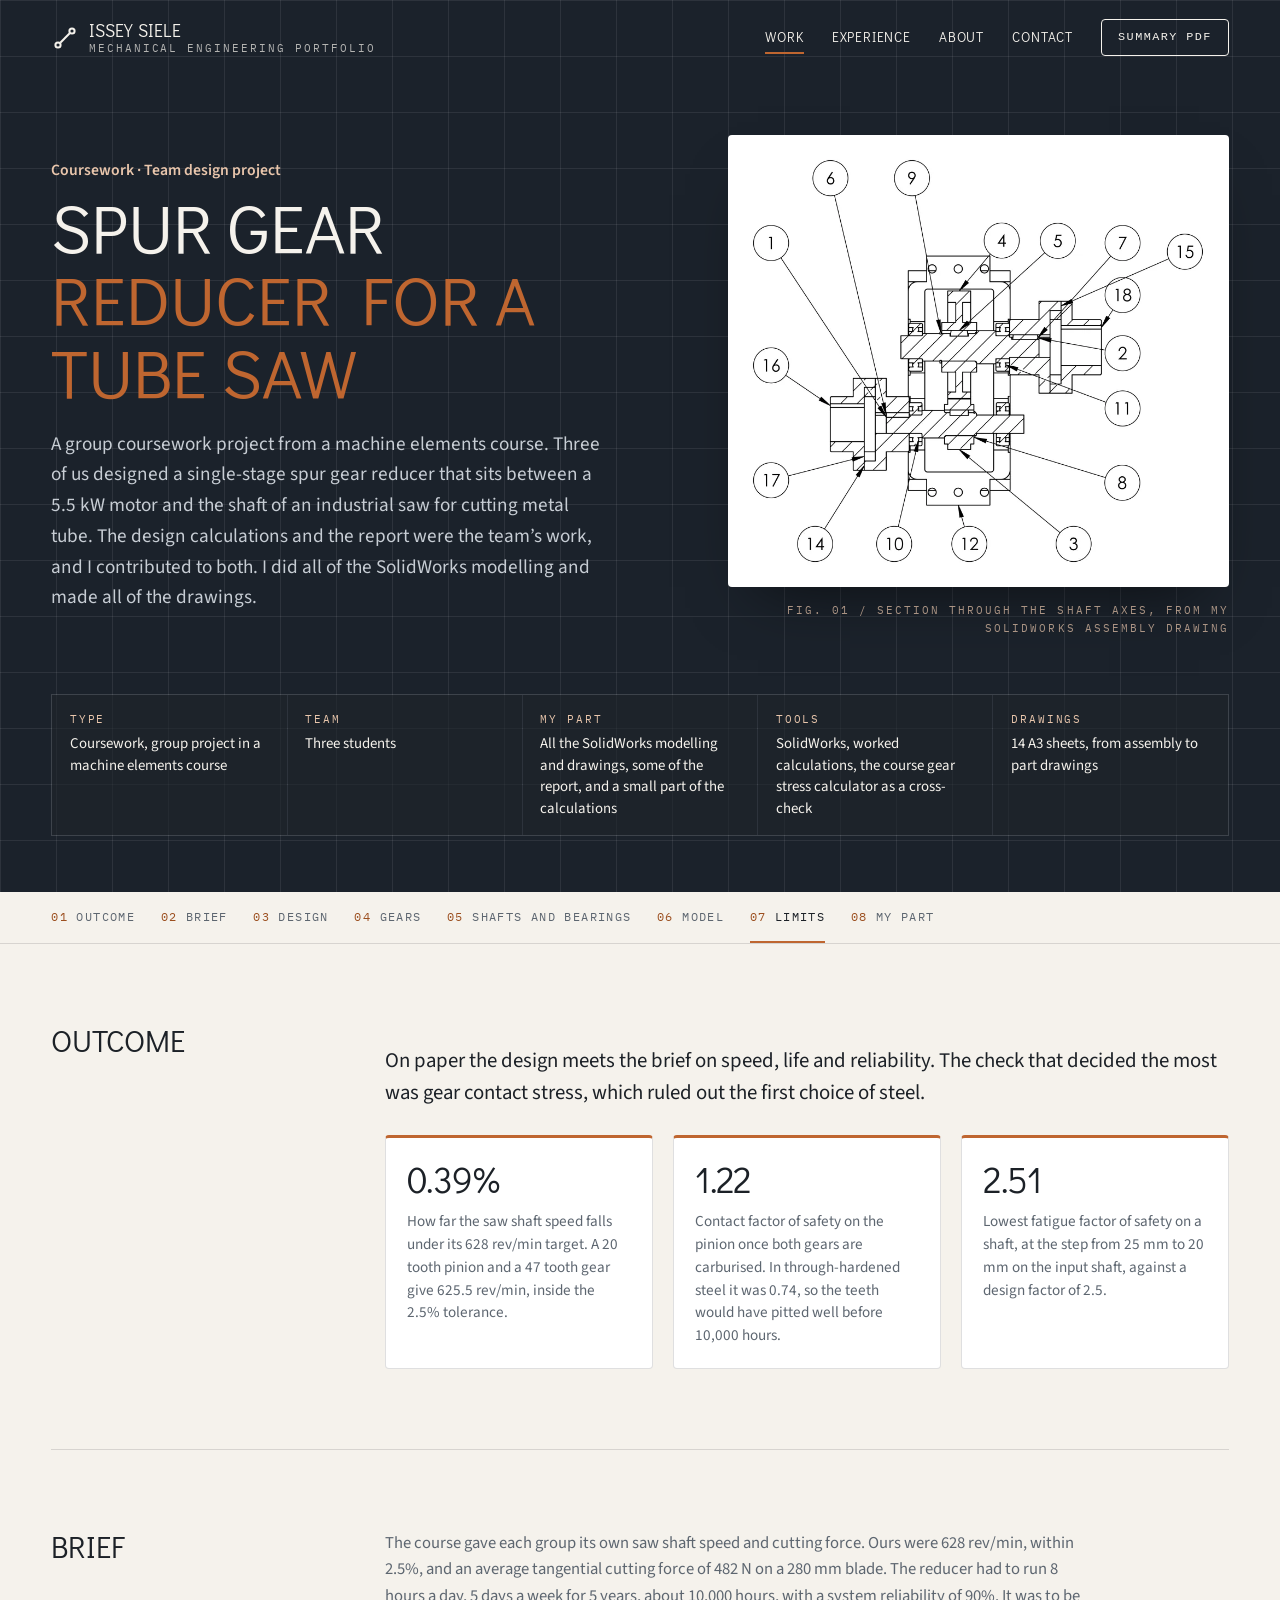
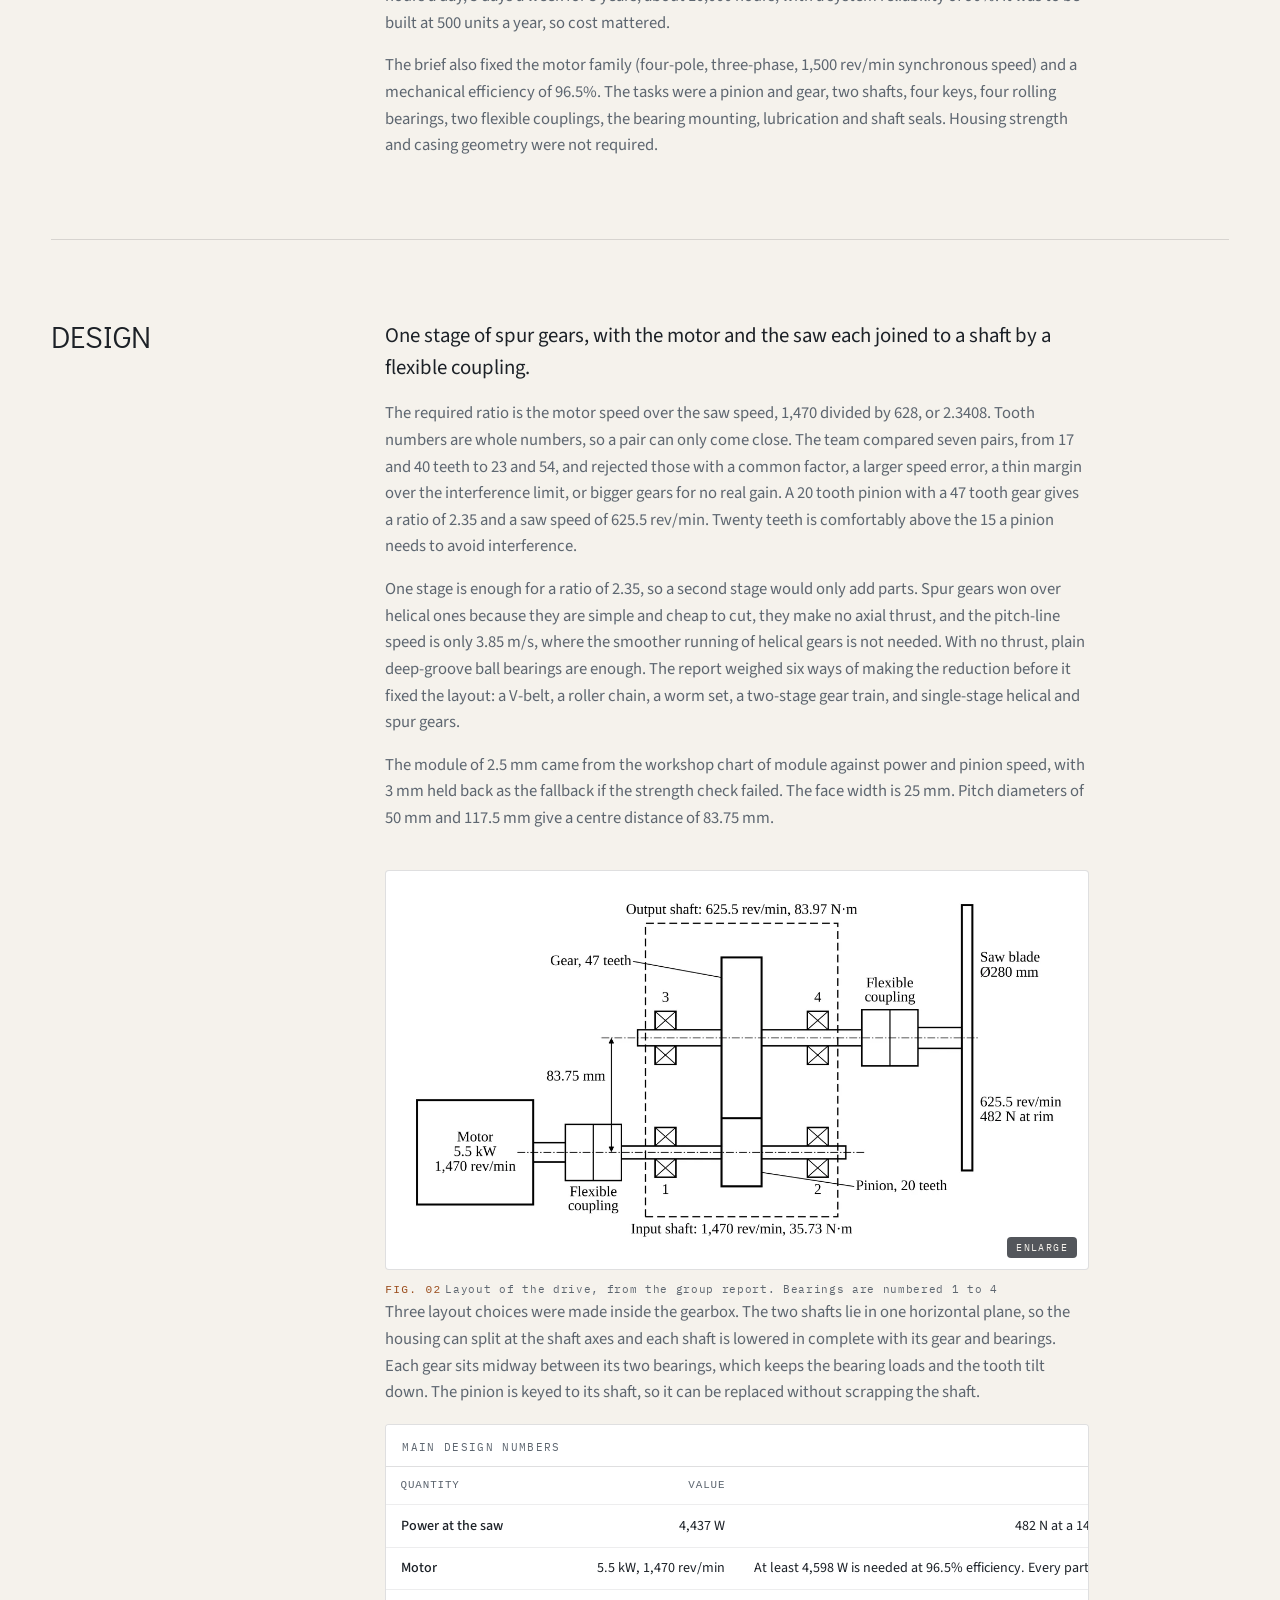
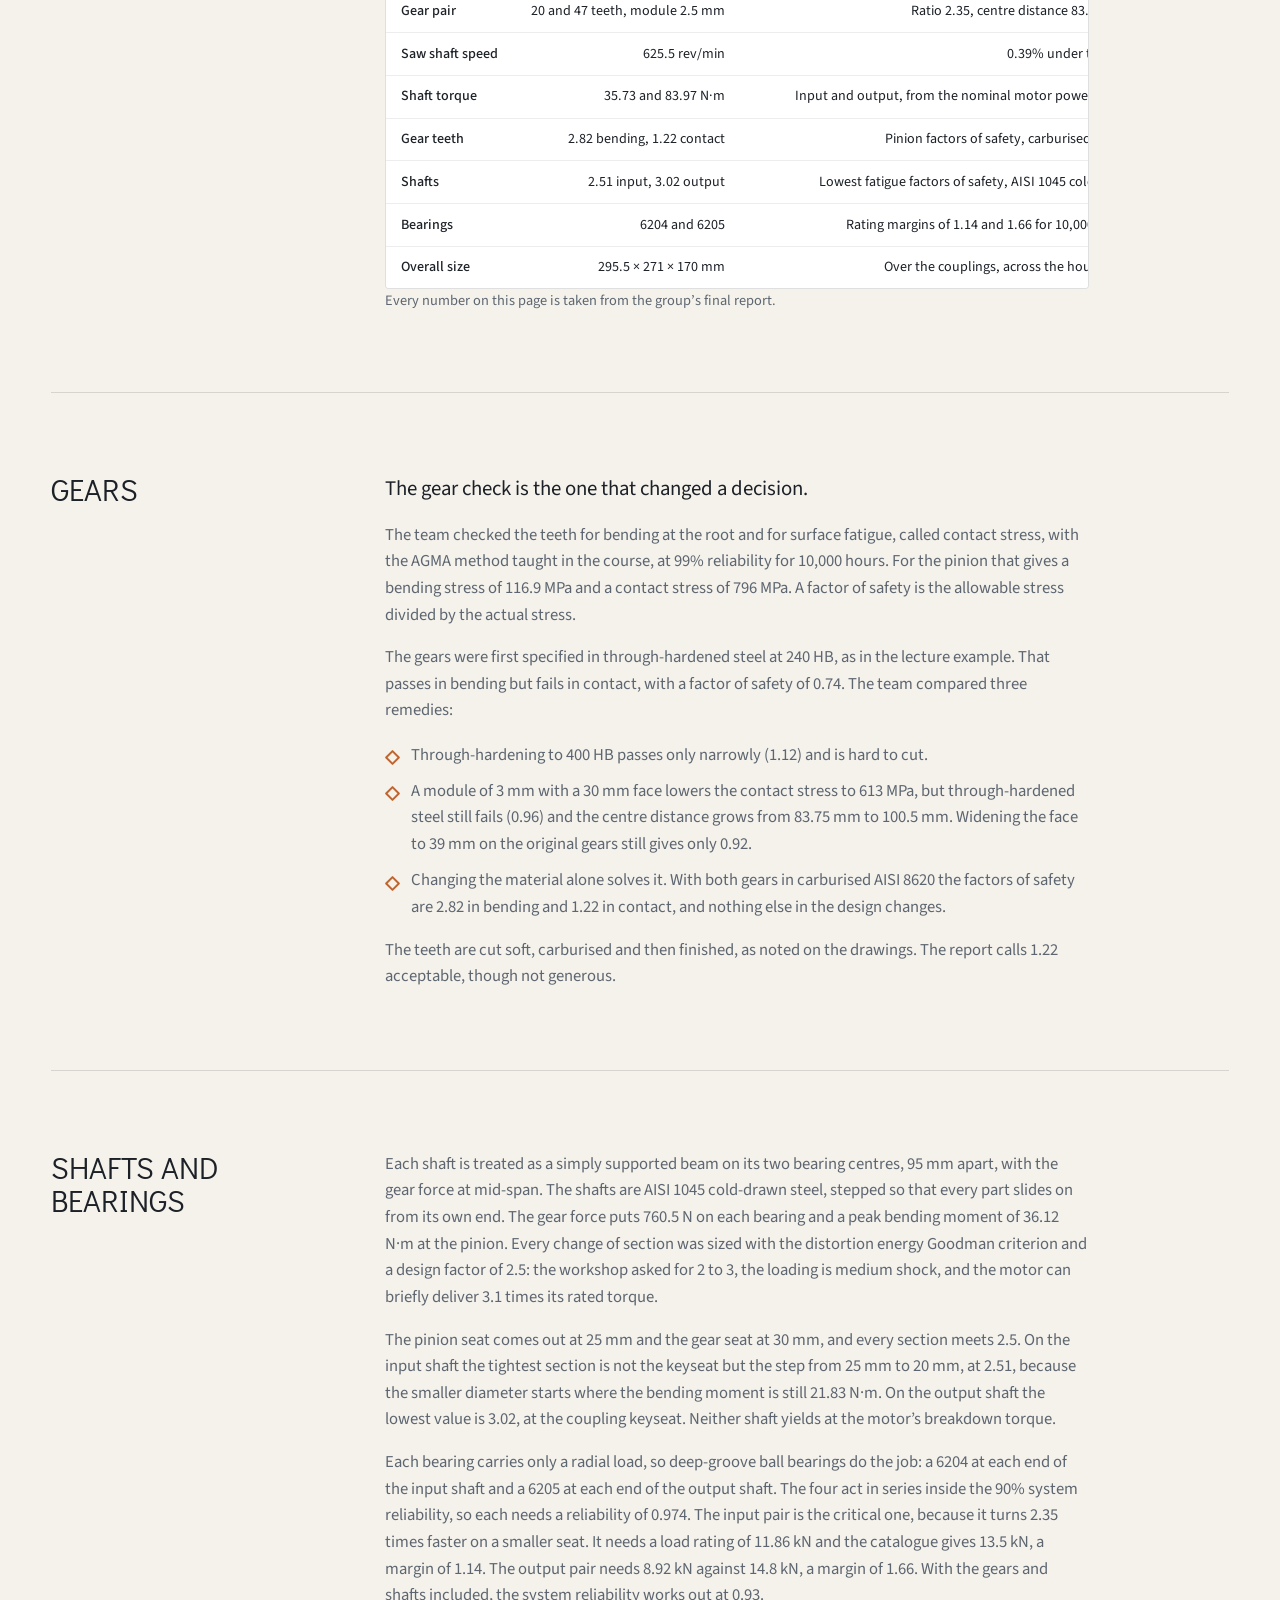
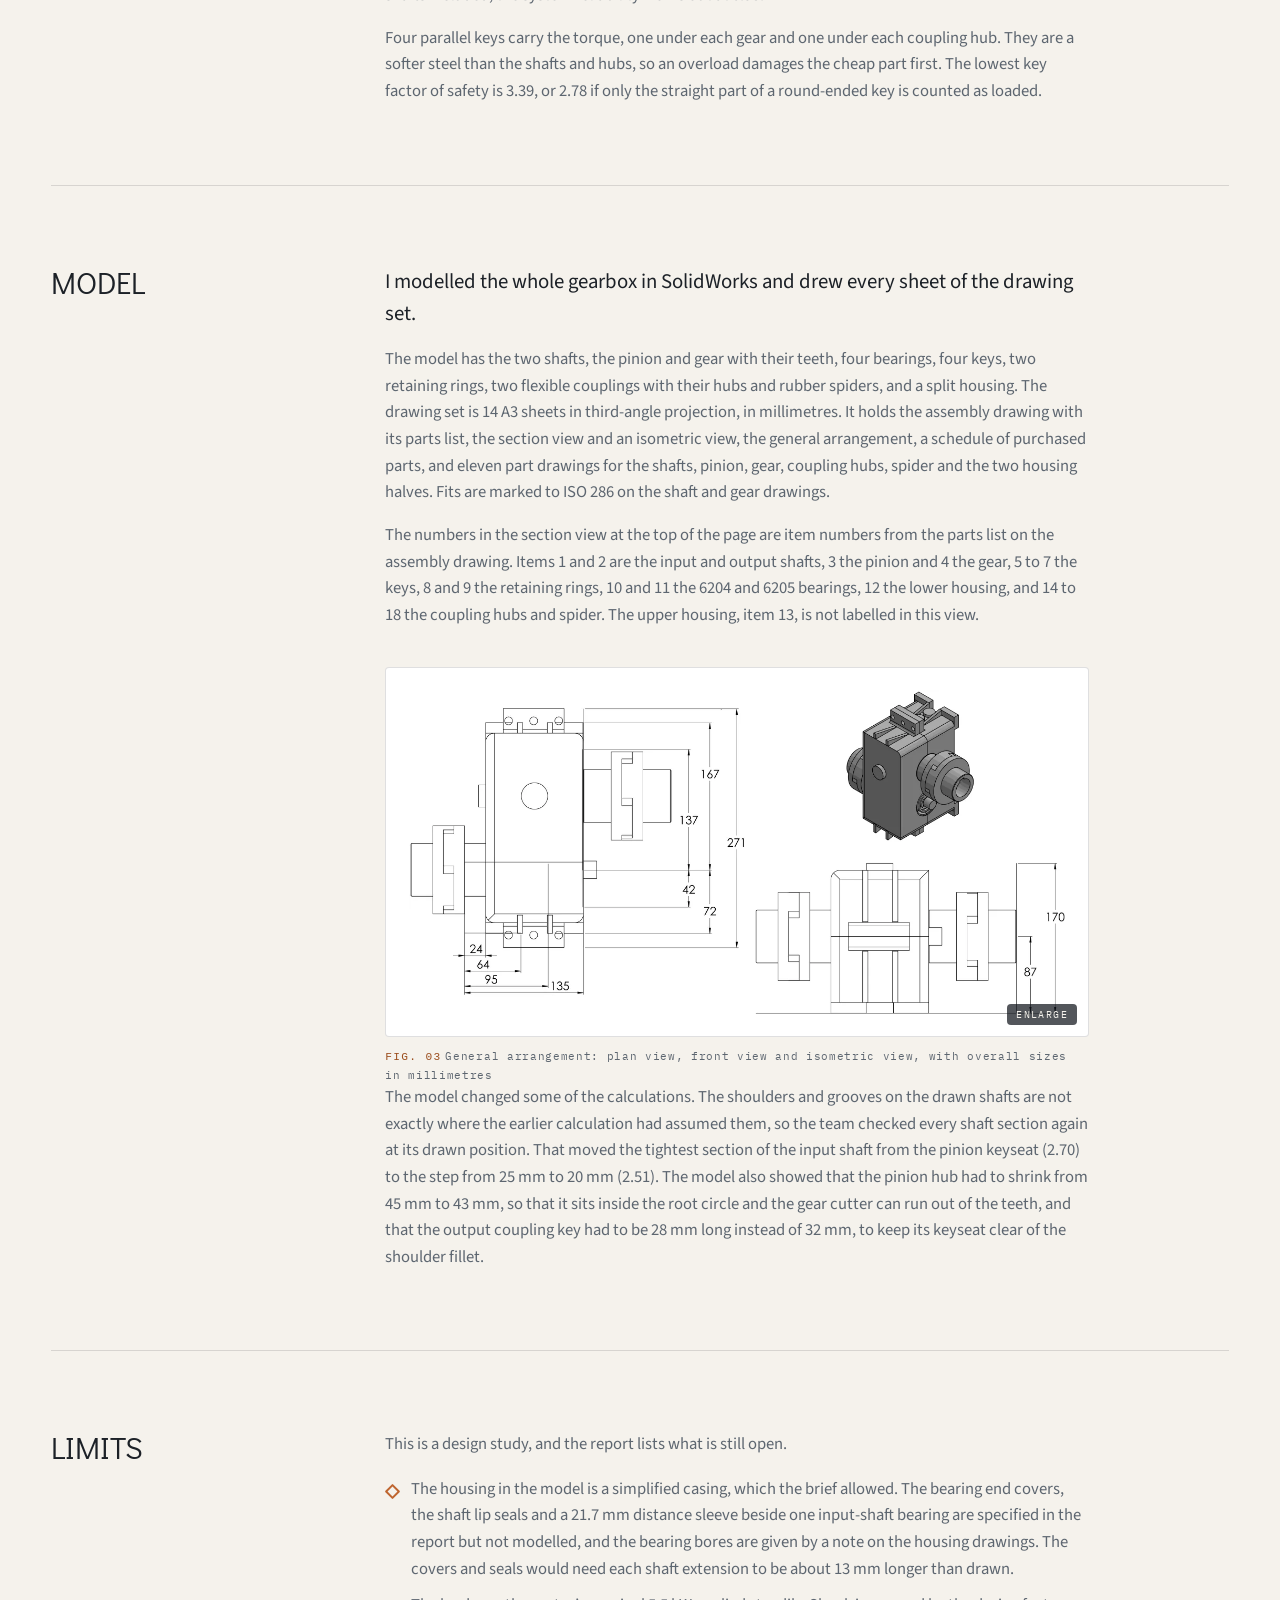
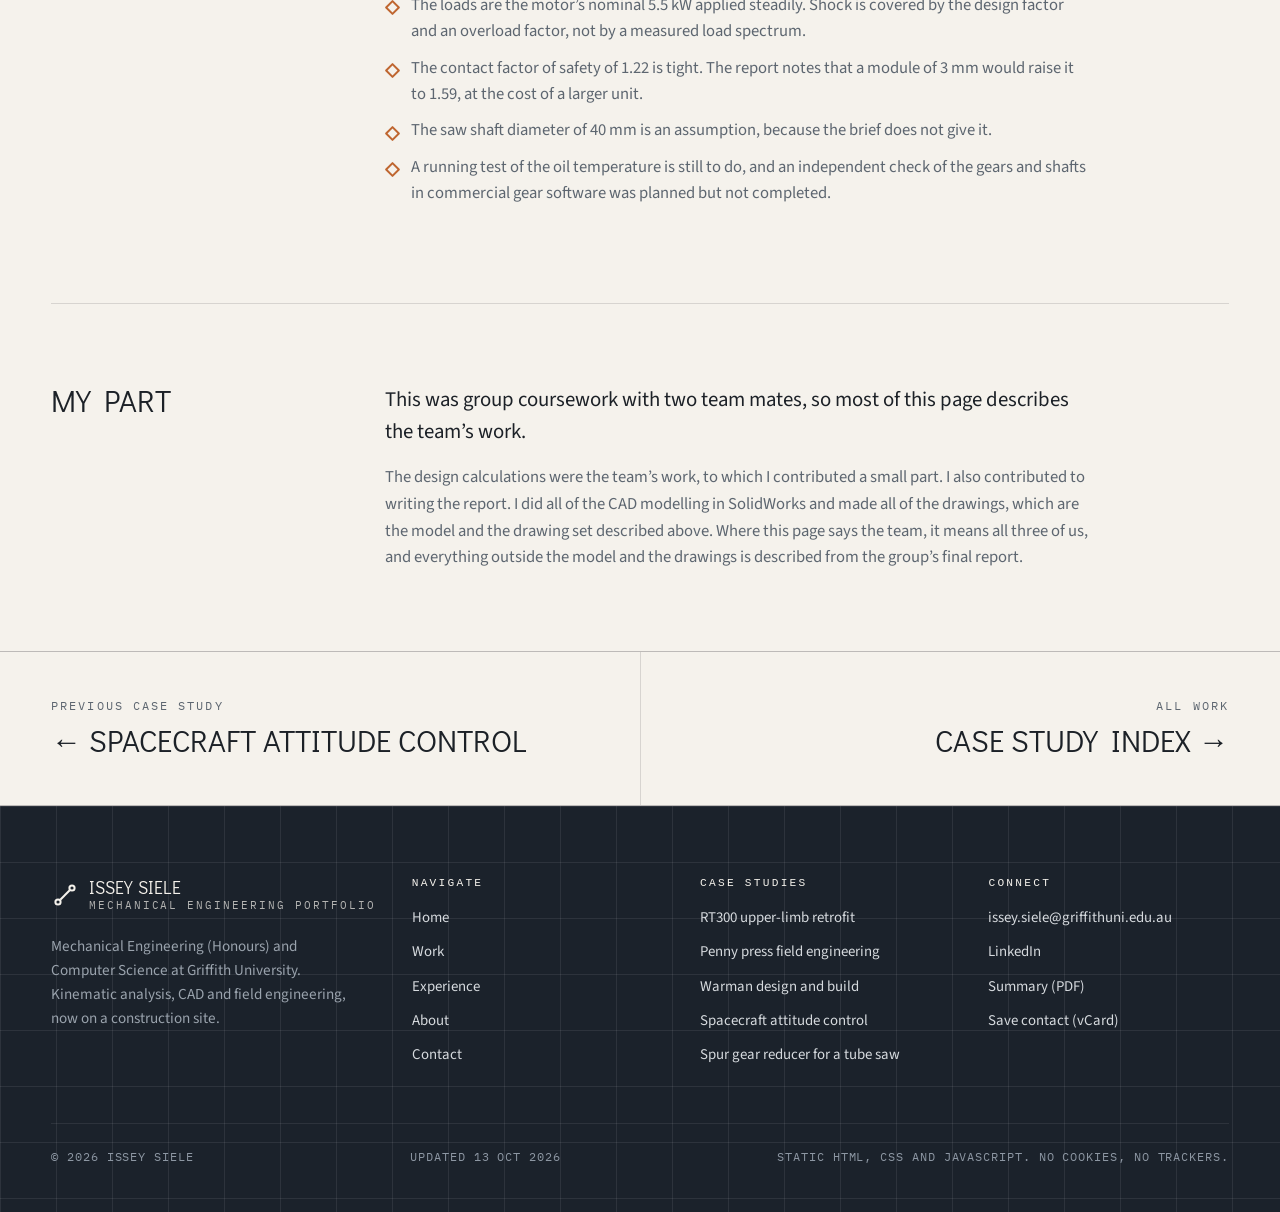
<file: project-gearbox.html>
<!DOCTYPE html>
<html lang="en-AU">
<head>
  <meta charset="utf-8">
  <meta name="viewport" content="width=device-width, initial-scale=1">
  <title>Spur Gear Reducer for a Tube Saw | Issey Siele</title>
  <meta name="description" content="Coursework case study: a three-person design of a single-stage spur gear reducer between a 5.5 kW motor and an industrial tube saw, with gear, shaft, key and bearing checks, and a SolidWorks model with 14 drawing sheets.">
  <meta name="author" content="Issey Siele">
  <link rel="canonical" href="https://isseysiele.github.io/portfolio/project-gearbox.html">
  <meta name="theme-color" content="#1b222b">
  <meta property="og:type" content="article">
  <meta property="og:site_name" content="Issey Siele">
  <meta property="og:locale" content="en_AU">
  <meta property="og:title" content="Spur Gear Reducer for a Tube Saw | Issey Siele">
  <meta property="og:description" content="Coursework case study: a single-stage spur gear reducer for an industrial tube saw, with gear, shaft and bearing checks and a SolidWorks model and drawings.">
  <meta property="og:url" content="https://isseysiele.github.io/portfolio/project-gearbox.html">
  <meta property="og:image" content="https://isseysiele.github.io/portfolio/assets/og/og-default.jpg">
  <meta property="og:image:width" content="1200">
  <meta property="og:image:height" content="630">
  <meta property="og:image:alt" content="Issey Siele, mechanical engineering portfolio">
  <meta name="twitter:card" content="summary_large_image">
  <link rel="icon" href="favicon.ico" sizes="32x32">
  <link rel="icon" href="icon.svg" type="image/svg+xml">
  <link rel="apple-touch-icon" href="apple-touch-icon.png">
  <link rel="manifest" href="site.webmanifest">
  <link rel="preload" href="assets/fonts/didact-gothic-latin-400-normal.woff2" as="font" type="font/woff2" crossorigin>
  <link rel="preload" href="assets/fonts/source-sans-3-latin-400-normal.woff2" as="font" type="font/woff2" crossorigin>
  <link rel="stylesheet" href="styles.css?v=20261007">
  <script>document.documentElement.classList.add('js');</script>
  <script defer src="script.js?v=20261007"></script>
  <script type="application/ld+json">{"@context": "https://schema.org", "@graph": [{"@type": "Person", "@id": "https://isseysiele.github.io/portfolio/#person", "name": "Issey Siele", "url": "https://isseysiele.github.io/portfolio/", "image": "https://isseysiele.github.io/portfolio/assets/img/about-portrait.webp", "jobTitle": "Construction Cadet", "worksFor": {"@type": "Organization", "name": "Binah Construction"}, "affiliation": {"@type": "CollegeOrUniversity", "name": "Griffith University"}, "knowsAbout": ["Mechanical engineering", "Kinematic analysis", "SolidWorks", "Mechanism analysis", "Field service engineering", "Construction programming", "Python", "MATLAB", "Data science"], "knowsLanguage": ["en", "ti"], "address": {"@type": "PostalAddress", "addressLocality": "Brisbane", "addressRegion": "QLD", "addressCountry": "AU"}, "sameAs": ["https://www.linkedin.com/in/isseysiele/"]}, {"@type": "WebSite", "@id": "https://isseysiele.github.io/portfolio/#website", "url": "https://isseysiele.github.io/portfolio/", "name": "Issey Siele, Mechanical Engineering Portfolio", "inLanguage": "en-AU", "author": {"@id": "https://isseysiele.github.io/portfolio/#person"}}, {"@type": "Article", "@id": "https://isseysiele.github.io/portfolio/project-gearbox.html#page", "url": "https://isseysiele.github.io/portfolio/project-gearbox.html", "name": "Spur Gear Reducer for a Tube Saw | Issey Siele", "description": "Coursework case study: a three-person design of a single-stage spur gear reducer between a 5.5 kW motor and an industrial tube saw, with gear, shaft, key and bearing checks, and a SolidWorks model with 14 drawing sheets.", "isPartOf": {"@id": "https://isseysiele.github.io/portfolio/#website"}, "inLanguage": "en-AU", "datePublished": "2026-10-13", "dateModified": "2026-10-13", "headline": "Spur Gear Reducer for a Tube Saw", "author": {"@id": "https://isseysiele.github.io/portfolio/#person"}, "image": "https://isseysiele.github.io/portfolio/assets/og/og-default.jpg"}, {"@type": "BreadcrumbList", "itemListElement": [{"@type": "ListItem", "position": 1, "name": "Home", "item": "https://isseysiele.github.io/portfolio/"}, {"@type": "ListItem", "position": 2, "name": "Work", "item": "https://isseysiele.github.io/portfolio/portfolio.html"}, {"@type": "ListItem", "position": 3, "name": "Spur gear reducer for a tube saw", "item": "https://isseysiele.github.io/portfolio/project-gearbox.html"}]}]}</script>
</head>
<body>
  <a class="skip-link" href="#main">Skip to content</a>
  <header class="site-header site-header--light">
    <a class="brand" href="index.html" aria-label="Issey Siele, home">
      <svg class="brand__mark" viewBox="0 0 28 28" fill="none" aria-hidden="true"><circle cx="7" cy="21" r="2.6" stroke-width="2"/><circle cx="21" cy="7" r="2.6" stroke-width="2"/><line x1="9.3" y1="18.8" x2="18.7" y2="9.2" stroke-width="2"/></svg>
      <span>
        <span class="brand__name">Issey Siele</span>
        <span class="brand__sub">Mechanical Engineering Portfolio</span>
      </span>
    </a>
    <button class="menu-toggle" type="button" aria-expanded="false" aria-controls="site-nav"><span class="menu-toggle__bars" aria-hidden="true"></span><span class="visually-hidden">Open menu</span></button>
    <nav class="site-nav" id="site-nav" aria-label="Primary">
      <a href="portfolio.html" aria-current="true">Work</a><a href="experience.html">Experience</a><a href="about.html">About</a><a href="contact.html">Contact</a><a class="site-nav__cta" href="resume.html">Summary PDF</a>
    </nav>
  </header>

  <main id="main">
    <section class="cs-hero blueprint" aria-labelledby="cs-title">
      <div class="cs-hero__inner">
        <div class="reveal">
          <p class="eyebrow">Coursework &middot; Team design project</p>
          <h1 id="cs-title">Spur gear<em>reducer for a tube saw</em></h1>
          <p class="cs-hero__lede">A group coursework project from a machine elements course. Three of us designed a single-stage spur gear reducer that sits between a 5.5 kW motor and the shaft of an industrial saw for cutting metal tube. The design calculations and the report were the team&rsquo;s work, and I contributed to both. I did all of the SolidWorks modelling and made all of the drawings.</p>
        </div>
        <figure class="cs-hero__figure reveal">
          <div class="sheet"><img src="assets/img/gearbox-section.webp" width="834" height="745" alt="Section view from the assembly drawing, cut through the plane of the two shaft axes. The two shafts lie one above the other inside a split housing, each carrying a gear between two bearings. A flexible coupling sits at the left end of the lower shaft and at the right end of the upper shaft. Numbered balloons label the parts." fetchpriority="high" decoding="async"></div>
          <figcaption class="figcap--light">Fig. 01 / Section through the shaft axes, from my SolidWorks assembly drawing</figcaption>
        </figure>
      </div>
      <dl class="glance reveal">
        <div><dt>Type</dt><dd>Coursework, group project in a machine elements course</dd></div>
        <div><dt>Team</dt><dd>Three students</dd></div>
        <div><dt>My part</dt><dd>All the SolidWorks modelling and drawings, some of the report, and a small part of the calculations</dd></div>
        <div><dt>Tools</dt><dd>SolidWorks, worked calculations, the course gear stress calculator as a cross-check</dd></div>
        <div><dt>Drawings</dt><dd>14 A3 sheets, from assembly to part drawings</dd></div>
      </dl>
    </section>

    <nav class="cs-nav" aria-label="Case study sections">
      <ol>
        <li><a href="#outcome">Outcome</a></li>
        <li><a href="#brief">Brief</a></li>
        <li><a href="#design">Design</a></li>
        <li><a href="#gears">Gears</a></li>
        <li><a href="#shafts">Shafts and bearings</a></li>
        <li><a href="#model">Model</a></li>
        <li><a href="#limits">Limits</a></li>
        <li><a href="#role">My part</a></li>
      </ol>
    </nav>

    <div class="frame">
      <section class="cs-section" id="outcome" aria-labelledby="h-outcome">
        <div class="cs-grid">
          <div class="cs-grid__label"><h2 id="h-outcome">Outcome</h2></div>
          <div>
            <p class="lead reveal">On paper the design meets the brief on speed, life and reliability. The check that decided the most was gear contact stress, which ruled out the first choice of steel.</p>
            <ul class="outcomes" style="margin-top:1.6rem">
              <li class="outcome reveal"><span class="outcome__value">0.39%</span><span class="outcome__label">How far the saw shaft speed falls under its 628 rev/min target. A 20 tooth pinion and a 47 tooth gear give 625.5 rev/min, inside the 2.5% tolerance.</span></li>
              <li class="outcome reveal"><span class="outcome__value">1.22</span><span class="outcome__label">Contact factor of safety on the pinion once both gears are carburised. In through-hardened steel it was 0.74, so the teeth would have pitted well before 10,000 hours.</span></li>
              <li class="outcome reveal"><span class="outcome__value">2.51</span><span class="outcome__label">Lowest fatigue factor of safety on a shaft, at the step from 25 mm to 20 mm on the input shaft, against a design factor of 2.5.</span></li>
            </ul>
          </div>
        </div>
      </section>

      <section class="cs-section" id="brief" aria-labelledby="h-brief">
        <div class="cs-grid">
          <div class="cs-grid__label"><h2 id="h-brief">Brief</h2></div>
          <div class="prose reveal">
            <p>The course gave each group its own saw shaft speed and cutting force. Ours were 628 rev/min, within 2.5%, and an average tangential cutting force of 482 N on a 280 mm blade. The reducer had to run 8 hours a day, 5 days a week for 5 years, about 10,000 hours, with a system reliability of 90%. It was to be built at 500 units a year, so cost mattered.</p>
            <p>The brief also fixed the motor family (four-pole, three-phase, 1,500 rev/min synchronous speed) and a mechanical efficiency of 96.5%. The tasks were a pinion and gear, two shafts, four keys, four rolling bearings, two flexible couplings, the bearing mounting, lubrication and shaft seals. Housing strength and casing geometry were not required.</p>
          </div>
        </div>
      </section>

      <section class="cs-section" id="design" aria-labelledby="h-design">
        <div class="cs-grid">
          <div class="cs-grid__label"><h2 id="h-design">Design</h2></div>
          <div class="prose reveal">
            <p class="lead">One stage of spur gears, with the motor and the saw each joined to a shaft by a flexible coupling.</p>
            <p>The required ratio is the motor speed over the saw speed, 1,470 divided by 628, or 2.3408. Tooth numbers are whole numbers, so a pair can only come close. The team compared seven pairs, from 17 and 40 teeth to 23 and 54, and rejected those with a common factor, a larger speed error, a thin margin over the interference limit, or bigger gears for no real gain. A 20 tooth pinion with a 47 tooth gear gives a ratio of 2.35 and a saw speed of 625.5 rev/min. Twenty teeth is comfortably above the 15 a pinion needs to avoid interference.</p>
            <p>One stage is enough for a ratio of 2.35, so a second stage would only add parts. Spur gears won over helical ones because they are simple and cheap to cut, they make no axial thrust, and the pitch-line speed is only 3.85 m/s, where the smoother running of helical gears is not needed. With no thrust, plain deep-groove ball bearings are enough. The report weighed six ways of making the reduction before it fixed the layout: a V-belt, a roller chain, a worm set, a two-stage gear train, and single-stage helical and spur gears.</p>
            <p>The module of 2.5 mm came from the workshop chart of module against power and pinion speed, with 3 mm held back as the fallback if the strength check failed. The face width is 25 mm. Pitch diameters of 50 mm and 117.5 mm give a centre distance of 83.75 mm.</p>
            <figure class="fig fig-wide"><div class="fig__frame fig__frame--pad"><button type="button" class="zoom" data-full="assets/img/gearbox-layout.webp" data-caption="Fig. 02 / Layout of the drive, from the group report. Bearings are numbered 1 to 4" aria-label="Enlarge: Schematic plan view of the drive. A 5.5 kilowatt motor at 1,470 revolutions per minute drives the input shaft through a flexible coupling. A 20 tooth pinion on the input shaft meshes with a 47 tooth gear on the output shaft, 83.75 millimetres away, and the output shaft drives a 280 millimetre saw blade through a second flexible coupling. Each shaft has two bearings, numbered 1 to 4."><img src="assets/img/gearbox-layout.webp" width="1251" height="672" alt="Schematic plan view of the drive. A 5.5 kilowatt motor at 1,470 revolutions per minute drives the input shaft through a flexible coupling. A 20 tooth pinion on the input shaft meshes with a 47 tooth gear on the output shaft, 83.75 millimetres away, and the output shaft drives a 280 millimetre saw blade through a second flexible coupling. Each shaft has two bearings, numbered 1 to 4." loading="lazy" decoding="async"><span class="zoom__hint" aria-hidden="true">Enlarge</span></button></div><figcaption><b>Fig. 02</b>Layout of the drive, from the group report. Bearings are numbered 1 to 4</figcaption></figure>
            <p>Three layout choices were made inside the gearbox. The two shafts lie in one horizontal plane, so the housing can split at the shaft axes and each shaft is lowered in complete with its gear and bearings. Each gear sits midway between its two bearings, which keeps the bearing loads and the tooth tilt down. The pinion is keyed to its shaft, so it can be replaced without scrapping the shaft.</p>
            <div class="table-wrap"><table class="data-table"><caption>Main design numbers</caption>
              <thead><tr><th scope="col">Quantity</th><th scope="col">Value</th><th scope="col">Note</th></tr></thead>
              <tbody>
                <tr><th scope="row">Power at the saw</th><td>4,437 W</td><td>482 N at a 140 mm radius, 628 rev/min</td></tr>
                <tr><th scope="row">Motor</th><td>5.5 kW, 1,470 rev/min</td><td>At least 4,598 W is needed at 96.5% efficiency. Every part is sized for the full 5.5 kW</td></tr>
                <tr><th scope="row">Gear pair</th><td>20 and 47 teeth, module 2.5 mm</td><td>Ratio 2.35, centre distance 83.75 mm, face width 25 mm</td></tr>
                <tr><th scope="row">Saw shaft speed</th><td>625.5 rev/min</td><td>0.39% under the target, tolerance 2.5%</td></tr>
                <tr><th scope="row">Shaft torque</th><td>35.73 and 83.97 N&middot;m</td><td>Input and output, from the nominal motor power with no loss at the mesh</td></tr>
                <tr><th scope="row">Gear teeth</th><td>2.82 bending, 1.22 contact</td><td>Pinion factors of safety, carburised AISI 8620, AGMA method</td></tr>
                <tr><th scope="row">Shafts</th><td>2.51 input, 3.02 output</td><td>Lowest fatigue factors of safety, AISI 1045 cold-drawn, design factor 2.5</td></tr>
                <tr><th scope="row">Bearings</th><td>6204 and 6205</td><td>Rating margins of 1.14 and 1.66 for 10,000 h, system reliability 0.93</td></tr>
                <tr><th scope="row">Overall size</th><td>295.5 &times; 271 &times; 170 mm</td><td>Over the couplings, across the housing flanges and in height</td></tr>
              </tbody>
            </table></div>
            <p class="note">Every number on this page is taken from the group&rsquo;s final report.</p>
          </div>
        </div>
      </section>

      <section class="cs-section" id="gears" aria-labelledby="h-gears">
        <div class="cs-grid">
          <div class="cs-grid__label"><h2 id="h-gears">Gears</h2></div>
          <div class="prose reveal">
            <p class="lead">The gear check is the one that changed a decision.</p>
            <p>The team checked the teeth for bending at the root and for surface fatigue, called contact stress, with the AGMA method taught in the course, at 99% reliability for 10,000 hours. For the pinion that gives a bending stress of 116.9 MPa and a contact stress of 796 MPa. A factor of safety is the allowable stress divided by the actual stress.</p>
            <p>The gears were first specified in through-hardened steel at 240 HB, as in the lecture example. That passes in bending but fails in contact, with a factor of safety of 0.74. The team compared three remedies:</p>
            <ul>
              <li>Through-hardening to 400 HB passes only narrowly (1.12) and is hard to cut.</li>
              <li>A module of 3 mm with a 30 mm face lowers the contact stress to 613 MPa, but through-hardened steel still fails (0.96) and the centre distance grows from 83.75 mm to 100.5 mm. Widening the face to 39 mm on the original gears still gives only 0.92.</li>
              <li>Changing the material alone solves it. With both gears in carburised AISI 8620 the factors of safety are 2.82 in bending and 1.22 in contact, and nothing else in the design changes.</li>
            </ul>
            <p>The teeth are cut soft, carburised and then finished, as noted on the drawings. The report calls 1.22 acceptable, though not generous.</p>
          </div>
        </div>
      </section>

      <section class="cs-section" id="shafts" aria-labelledby="h-shafts">
        <div class="cs-grid">
          <div class="cs-grid__label"><h2 id="h-shafts">Shafts and bearings</h2></div>
          <div class="prose reveal">
            <p>Each shaft is treated as a simply supported beam on its two bearing centres, 95 mm apart, with the gear force at mid-span. The shafts are AISI 1045 cold-drawn steel, stepped so that every part slides on from its own end. The gear force puts 760.5 N on each bearing and a peak bending moment of 36.12 N&middot;m at the pinion. Every change of section was sized with the distortion energy Goodman criterion and a design factor of 2.5: the workshop asked for 2 to 3, the loading is medium shock, and the motor can briefly deliver 3.1 times its rated torque.</p>
            <p>The pinion seat comes out at 25 mm and the gear seat at 30 mm, and every section meets 2.5. On the input shaft the tightest section is not the keyseat but the step from 25 mm to 20 mm, at 2.51, because the smaller diameter starts where the bending moment is still 21.83 N&middot;m. On the output shaft the lowest value is 3.02, at the coupling keyseat. Neither shaft yields at the motor&rsquo;s breakdown torque.</p>
            <p>Each bearing carries only a radial load, so deep-groove ball bearings do the job: a 6204 at each end of the input shaft and a 6205 at each end of the output shaft. The four act in series inside the 90% system reliability, so each needs a reliability of 0.974. The input pair is the critical one, because it turns 2.35 times faster on a smaller seat. It needs a load rating of 11.86 kN and the catalogue gives 13.5 kN, a margin of 1.14. The output pair needs 8.92 kN against 14.8 kN, a margin of 1.66. With the gears and shafts included, the system reliability works out at 0.93.</p>
            <p>Four parallel keys carry the torque, one under each gear and one under each coupling hub. They are a softer steel than the shafts and hubs, so an overload damages the cheap part first. The lowest key factor of safety is 3.39, or 2.78 if only the straight part of a round-ended key is counted as loaded.</p>
          </div>
        </div>
      </section>

      <section class="cs-section" id="model" aria-labelledby="h-model">
        <div class="cs-grid">
          <div class="cs-grid__label"><h2 id="h-model">Model</h2></div>
          <div class="prose reveal">
            <p class="lead">I modelled the whole gearbox in SolidWorks and drew every sheet of the drawing set.</p>
            <p>The model has the two shafts, the pinion and gear with their teeth, four bearings, four keys, two retaining rings, two flexible couplings with their hubs and rubber spiders, and a split housing. The drawing set is 14 A3 sheets in third-angle projection, in millimetres. It holds the assembly drawing with its parts list, the section view and an isometric view, the general arrangement, a schedule of purchased parts, and eleven part drawings for the shafts, pinion, gear, coupling hubs, spider and the two housing halves. Fits are marked to ISO 286 on the shaft and gear drawings.</p>
            <p>The numbers in the section view at the top of the page are item numbers from the parts list on the assembly drawing. Items 1 and 2 are the input and output shafts, 3 the pinion and 4 the gear, 5 to 7 the keys, 8 and 9 the retaining rings, 10 and 11 the 6204 and 6205 bearings, 12 the lower housing, and 14 to 18 the coupling hubs and spider. The upper housing, item 13, is not labelled in this view.</p>
            <figure class="fig fig-wide"><div class="fig__frame fig__frame--pad"><button type="button" class="zoom" data-full="assets/img/gearbox-general-arrangement.webp" data-caption="Fig. 03 / General arrangement, with overall sizes in millimetres" aria-label="Enlarge: General arrangement drawing of the reducer. A plan view shows the housing 271 millimetres across its flanges with a coupling at each end, a front view is 170 millimetres high with the shaft axes 87 millimetres above the base, and a small isometric view shows the closed housing with a coupling at each end."><img src="assets/img/gearbox-general-arrangement.webp" width="1251" height="616" alt="General arrangement drawing of the reducer. A plan view shows the housing 271 millimetres across its flanges with a coupling at each end, a front view is 170 millimetres high with the shaft axes 87 millimetres above the base, and a small isometric view shows the closed housing with a coupling at each end." loading="lazy" decoding="async"><span class="zoom__hint" aria-hidden="true">Enlarge</span></button></div><figcaption><b>Fig. 03</b>General arrangement: plan view, front view and isometric view, with overall sizes in millimetres</figcaption></figure>
            <p>The model changed some of the calculations. The shoulders and grooves on the drawn shafts are not exactly where the earlier calculation had assumed them, so the team checked every shaft section again at its drawn position. That moved the tightest section of the input shaft from the pinion keyseat (2.70) to the step from 25 mm to 20 mm (2.51). The model also showed that the pinion hub had to shrink from 45 mm to 43 mm, so that it sits inside the root circle and the gear cutter can run out of the teeth, and that the output coupling key had to be 28 mm long instead of 32 mm, to keep its keyseat clear of the shoulder fillet.</p>
          </div>
        </div>
      </section>

      <section class="cs-section" id="limits" aria-labelledby="h-limits">
        <div class="cs-grid">
          <div class="cs-grid__label"><h2 id="h-limits">Limits</h2></div>
          <div class="prose reveal">
            <p>This is a design study, and the report lists what is still open.</p>
            <ul>
              <li>The housing in the model is a simplified casing, which the brief allowed. The bearing end covers, the shaft lip seals and a 21.7 mm distance sleeve beside one input-shaft bearing are specified in the report but not modelled, and the bearing bores are given by a note on the housing drawings. The covers and seals would need each shaft extension to be about 13 mm longer than drawn.</li>
              <li>The loads are the motor&rsquo;s nominal 5.5 kW applied steadily. Shock is covered by the design factor and an overload factor, not by a measured load spectrum.</li>
              <li>The contact factor of safety of 1.22 is tight. The report notes that a module of 3 mm would raise it to 1.59, at the cost of a larger unit.</li>
              <li>The saw shaft diameter of 40 mm is an assumption, because the brief does not give it.</li>
              <li>A running test of the oil temperature is still to do, and an independent check of the gears and shafts in commercial gear software was planned but not completed.</li>
            </ul>
          </div>
        </div>
      </section>

      <section class="cs-section" id="role" aria-labelledby="h-role">
        <div class="cs-grid">
          <div class="cs-grid__label"><h2 id="h-role">My part</h2></div>
          <div class="prose reveal">
            <p class="lead">This was group coursework with two team mates, so most of this page describes the team&rsquo;s work.</p>
            <p>The design calculations were the team&rsquo;s work, to which I contributed a small part. I also contributed to writing the report. I did all of the CAD modelling in SolidWorks and made all of the drawings, which are the model and the drawing set described above. Where this page says the team, it means all three of us, and everything outside the model and the drawings is described from the group&rsquo;s final report.</p>
          </div>
        </div>
      </section>
    </div>

    <nav class="cs-pager" aria-label="More case studies">
      <a href="project-spacecraft.html"><span>Previous case study</span><strong>&larr; Spacecraft attitude control</strong></a>
      <a href="portfolio.html"><span>All work</span><strong>Case study index &rarr;</strong></a>
    </nav>
  </main>

  <footer class="site-footer blueprint">
    <div class="site-footer__inner">
      <div>
        <a class="brand" href="index.html">
          <svg class="brand__mark" viewBox="0 0 28 28" fill="none" aria-hidden="true"><circle cx="7" cy="21" r="2.6" stroke-width="2"/><circle cx="21" cy="7" r="2.6" stroke-width="2"/><line x1="9.3" y1="18.8" x2="18.7" y2="9.2" stroke-width="2"/></svg>
          <span>
            <span class="brand__name">Issey Siele</span>
            <span class="brand__sub">Mechanical Engineering Portfolio</span>
          </span>
        </a>
        <p class="site-footer__tagline">Mechanical Engineering (Honours) and Computer Science at Griffith University. Kinematic analysis, CAD and field engineering, now on a construction site.</p>
      </div>
      <div class="site-footer__col">
        <h2 class="site-footer__heading">Navigate</h2>
        <ul>
          <li><a href="index.html">Home</a></li>
          <li><a href="portfolio.html">Work</a></li>
          <li><a href="experience.html">Experience</a></li>
          <li><a href="about.html">About</a></li>
          <li><a href="contact.html">Contact</a></li>
        </ul>
      </div>
      <div class="site-footer__col">
        <h2 class="site-footer__heading">Case studies</h2>
        <ul>
          <li><a href="project-rt300.html">RT300 upper-limb retrofit</a></li>
          <li><a href="project-nosense.html">Penny press field engineering</a></li>
          <li><a href="project-warman.html">Warman design and build</a></li>
          <li><a href="project-spacecraft.html">Spacecraft attitude control</a></li>
          <li><a href="project-gearbox.html">Spur gear reducer for a tube saw</a></li>
        </ul>
      </div>
      <div class="site-footer__col">
        <h2 class="site-footer__heading">Connect</h2>
        <ul>
          <li><a href="&#109;&#97;&#105;&#108;&#116;&#111;&#58;&#105;&#115;&#115;&#101;&#121;&#46;&#115;&#105;&#101;&#108;&#101;&#64;&#103;&#114;&#105;&#102;&#102;&#105;&#116;&#104;&#117;&#110;&#105;&#46;&#101;&#100;&#117;&#46;&#97;&#117;">&#105;&#115;&#115;&#101;&#121;&#46;&#115;&#105;&#101;&#108;&#101;&#64;&#103;&#114;&#105;&#102;&#102;&#105;&#116;&#104;&#117;&#110;&#105;&#46;&#101;&#100;&#117;&#46;&#97;&#117;</a></li>
          <li><a href="https://www.linkedin.com/in/isseysiele/" rel="noopener">LinkedIn</a></li>
          <li><a href="assets/docs/Issey-Siele-Portfolio-Summary.pdf" download>Summary (PDF)</a></li>
          <li><a href="assets/docs/issey-siele.vcf" download>Save contact (vCard)</a></li>
        </ul>
      </div>
    </div>
    <div class="site-footer__bottom">
      <span>&copy; 2026 Issey Siele</span>
      <span>Updated <time datetime="2026-10-13">13 Oct 2026</time></span>
      <span>Static HTML, CSS and JavaScript. No cookies, no trackers.</span>
    </div>
  </footer>
</body>
</html>
</file>
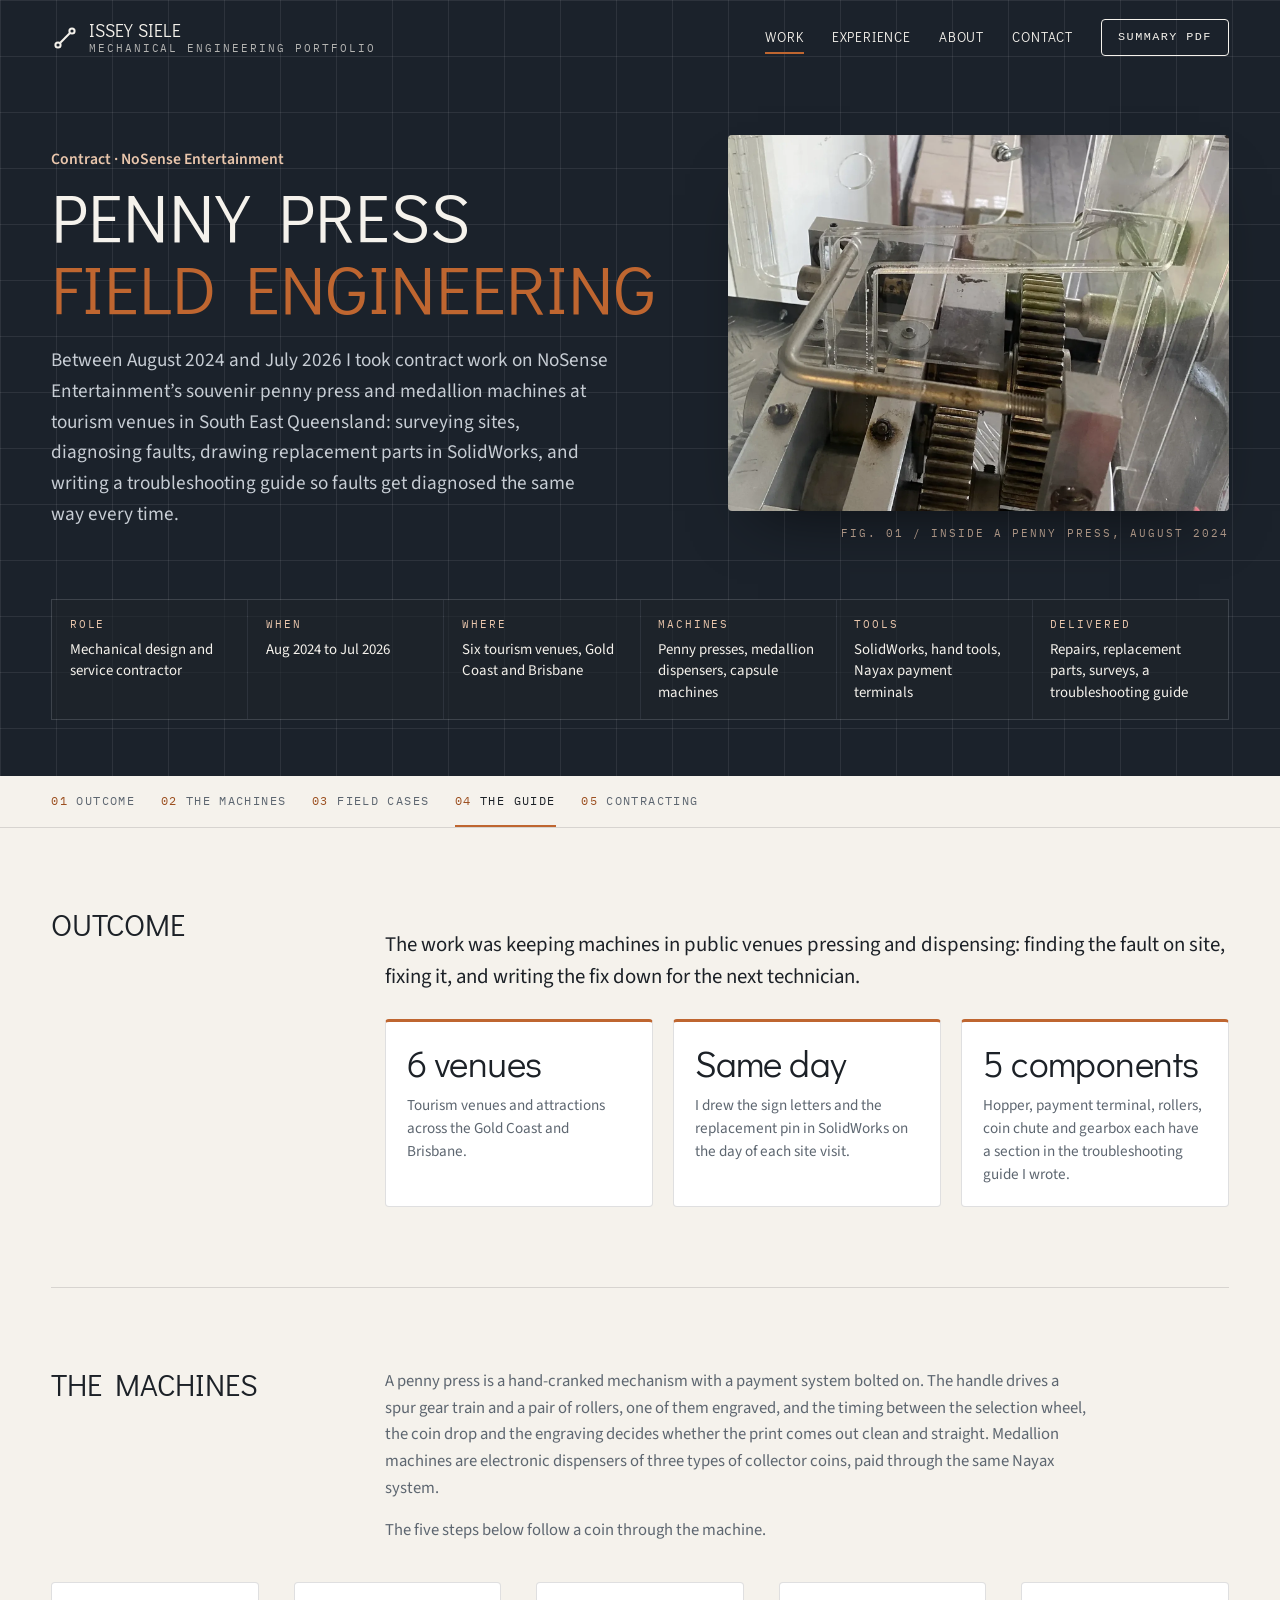
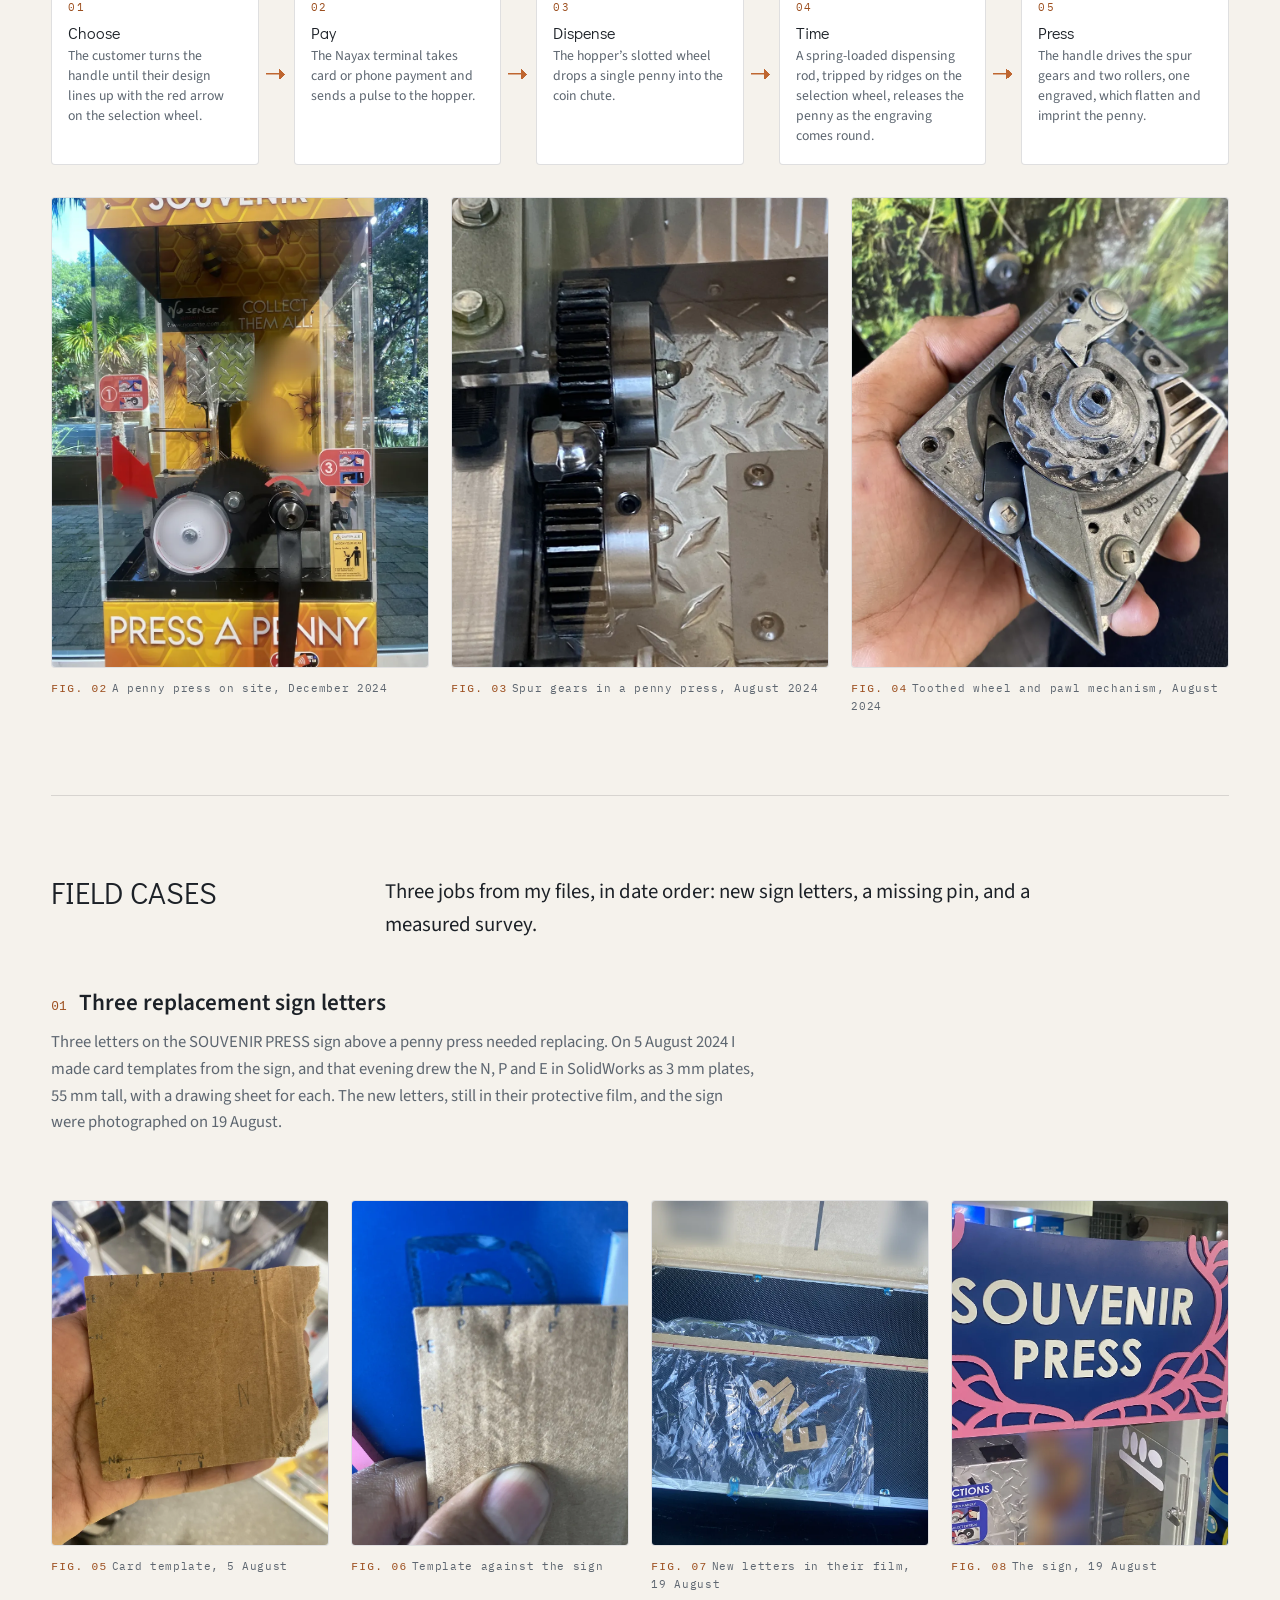
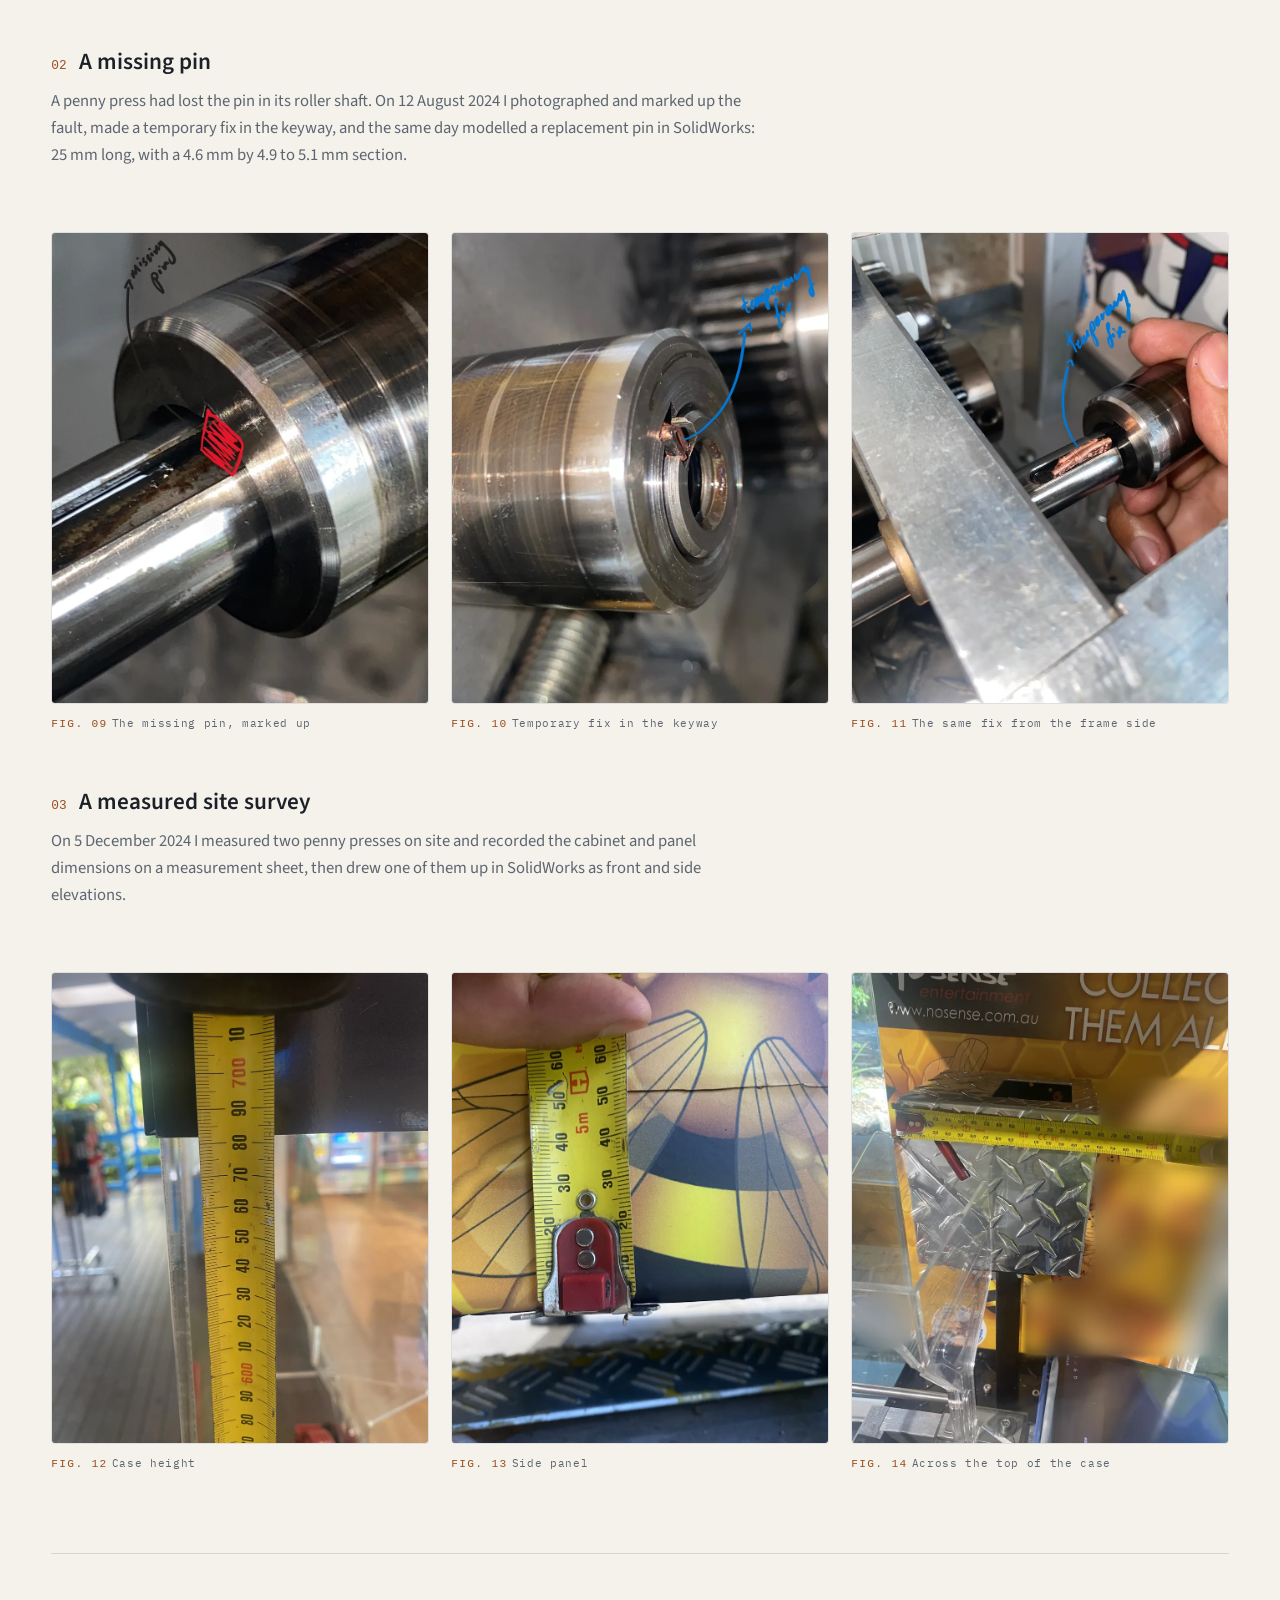
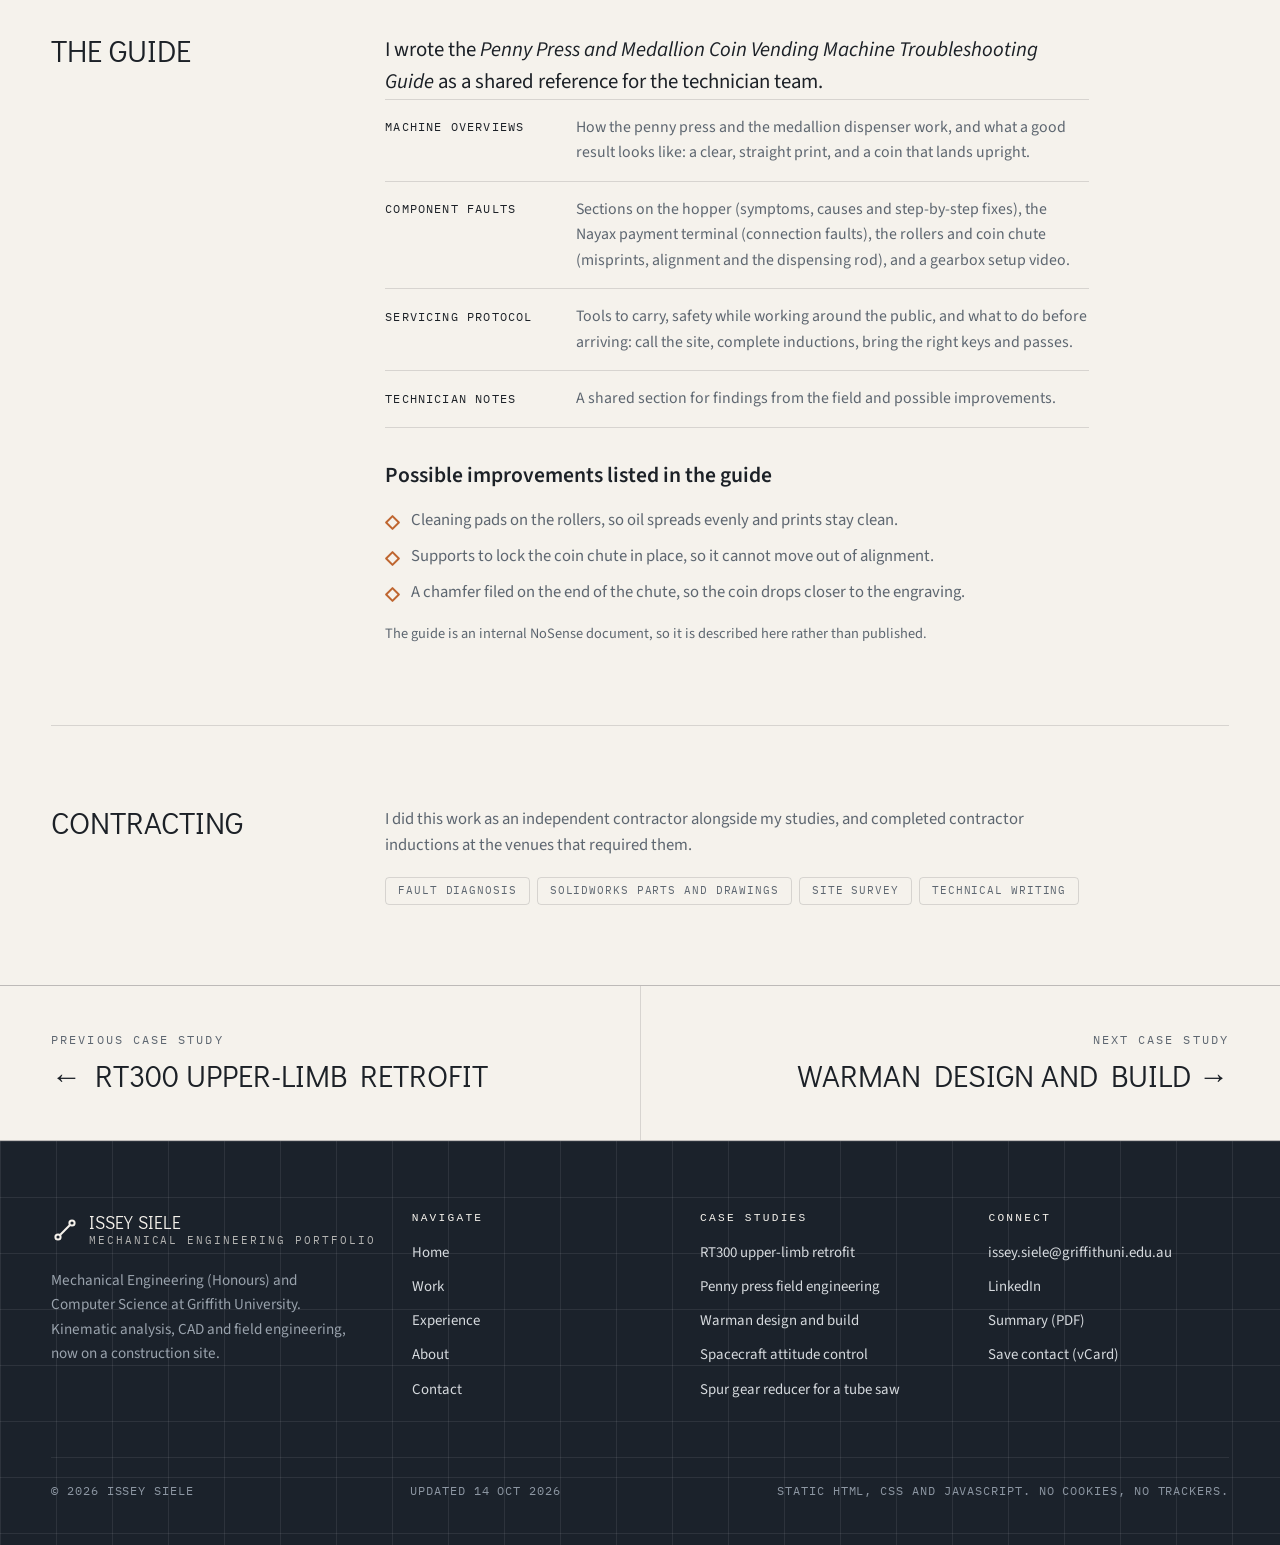
<file: project-nosense.html>
<!DOCTYPE html>
<html lang="en-AU">
<head>
  <meta charset="utf-8">
  <meta name="viewport" content="width=device-width, initial-scale=1">
  <title>Penny Press Field Engineering | Issey Siele</title>
  <meta name="description" content="Case study: contract mechanical design and field service for souvenir penny press and medallion machines at six tourism venues in South East Queensland, August 2024 to July 2026.">
  <meta name="author" content="Issey Siele">
  <link rel="canonical" href="https://isseysiele.github.io/portfolio/project-nosense.html">
  <meta name="theme-color" content="#1b222b">
  <meta property="og:type" content="article">
  <meta property="og:site_name" content="Issey Siele">
  <meta property="og:locale" content="en_AU">
  <meta property="og:title" content="Penny Press Field Engineering | Issey Siele">
  <meta property="og:description" content="Case study: contract mechanical design and field service for souvenir penny press and medallion machines at six tourism venues in South East Queensland, August 2024 to July 2026.">
  <meta property="og:url" content="https://isseysiele.github.io/portfolio/project-nosense.html">
  <meta property="og:image" content="https://isseysiele.github.io/portfolio/assets/og/og-nosense.jpg">
  <meta property="og:image:width" content="1200">
  <meta property="og:image:height" content="630">
  <meta property="og:image:alt" content="Penny press field engineering case study">
  <meta name="twitter:card" content="summary_large_image">
  <link rel="icon" href="favicon.ico" sizes="32x32">
  <link rel="icon" href="icon.svg" type="image/svg+xml">
  <link rel="apple-touch-icon" href="apple-touch-icon.png">
  <link rel="manifest" href="site.webmanifest">
  <link rel="preload" href="assets/fonts/didact-gothic-latin-400-normal.woff2" as="font" type="font/woff2" crossorigin>
  <link rel="preload" href="assets/fonts/source-sans-3-latin-400-normal.woff2" as="font" type="font/woff2" crossorigin>
  <link rel="stylesheet" href="styles.css?v=20261007">
  <script>document.documentElement.classList.add('js');</script>
  <script defer src="script.js?v=20261007"></script>
  <script type="application/ld+json">{"@context": "https://schema.org", "@graph": [{"@type": "Person", "@id": "https://isseysiele.github.io/portfolio/#person", "name": "Issey Siele", "url": "https://isseysiele.github.io/portfolio/", "image": "https://isseysiele.github.io/portfolio/assets/img/about-portrait.webp", "jobTitle": "Construction Cadet", "worksFor": {"@type": "Organization", "name": "Binah Construction"}, "affiliation": {"@type": "CollegeOrUniversity", "name": "Griffith University"}, "knowsAbout": ["Mechanical engineering", "Kinematic analysis", "SolidWorks", "Mechanism analysis", "Field service engineering", "Construction programming", "Python", "MATLAB", "Data science"], "knowsLanguage": ["en", "ti"], "address": {"@type": "PostalAddress", "addressLocality": "Brisbane", "addressRegion": "QLD", "addressCountry": "AU"}, "sameAs": ["https://www.linkedin.com/in/isseysiele/"]}, {"@type": "WebSite", "@id": "https://isseysiele.github.io/portfolio/#website", "url": "https://isseysiele.github.io/portfolio/", "name": "Issey Siele, Mechanical Engineering Portfolio", "inLanguage": "en-AU", "author": {"@id": "https://isseysiele.github.io/portfolio/#person"}}, {"@type": "Article", "@id": "https://isseysiele.github.io/portfolio/project-nosense.html#page", "url": "https://isseysiele.github.io/portfolio/project-nosense.html", "name": "Penny Press Field Engineering | Issey Siele", "description": "Case study: contract mechanical design and field service for souvenir penny press and medallion machines at six tourism venues in South East Queensland, August 2024 to July 2026.", "isPartOf": {"@id": "https://isseysiele.github.io/portfolio/#website"}, "inLanguage": "en-AU", "dateModified": "2026-10-14", "headline": "Penny Press Field Engineering", "author": {"@id": "https://isseysiele.github.io/portfolio/#person"}, "image": "https://isseysiele.github.io/portfolio/assets/og/og-nosense.jpg"}, {"@type": "BreadcrumbList", "itemListElement": [{"@type": "ListItem", "position": 1, "name": "Home", "item": "https://isseysiele.github.io/portfolio/"}, {"@type": "ListItem", "position": 2, "name": "Work", "item": "https://isseysiele.github.io/portfolio/portfolio.html"}, {"@type": "ListItem", "position": 3, "name": "Penny press field engineering", "item": "https://isseysiele.github.io/portfolio/project-nosense.html"}]}]}</script>
</head>
<body>
  <a class="skip-link" href="#main">Skip to content</a>
  <header class="site-header site-header--light">
    <a class="brand" href="index.html" aria-label="Issey Siele, home">
      <svg class="brand__mark" viewBox="0 0 28 28" fill="none" aria-hidden="true"><circle cx="7" cy="21" r="2.6" stroke-width="2"/><circle cx="21" cy="7" r="2.6" stroke-width="2"/><line x1="9.3" y1="18.8" x2="18.7" y2="9.2" stroke-width="2"/></svg>
      <span>
        <span class="brand__name">Issey Siele</span>
        <span class="brand__sub">Mechanical Engineering Portfolio</span>
      </span>
    </a>
    <button class="menu-toggle" type="button" aria-expanded="false" aria-controls="site-nav"><span class="menu-toggle__bars" aria-hidden="true"></span><span class="visually-hidden">Open menu</span></button>
    <nav class="site-nav" id="site-nav" aria-label="Primary">
      <a href="portfolio.html" aria-current="true">Work</a><a href="experience.html">Experience</a><a href="about.html">About</a><a href="contact.html">Contact</a><a class="site-nav__cta" href="resume.html">Summary PDF</a>
    </nav>
  </header>

  <main id="main">
    <section class="cs-hero blueprint" aria-labelledby="cs-title">
      <div class="cs-hero__inner">
        <div class="reveal">
          <p class="eyebrow">Contract &middot; NoSense Entertainment</p>
          <h1 id="cs-title">Penny press<em>field engineering</em></h1>
          <p class="cs-hero__lede">Between August 2024 and July 2026 I took contract work on NoSense Entertainment&rsquo;s souvenir penny press and medallion machines at tourism venues in South East Queensland: surveying sites, diagnosing faults, drawing replacement parts in SolidWorks, and writing a troubleshooting guide so faults get diagnosed the same way every time.</p>
        </div>
        <figure class="cs-hero__figure cs-hero__figure--photo reveal">
          <img src="assets/img/ns-mechanism.webp" width="1600" height="1200" alt="Inside a penny press: the gear train, a rod linkage and springs behind the acrylic case" fetchpriority="high" decoding="async">
          <figcaption class="figcap--light">Fig. 01 / Inside a penny press, August 2024</figcaption>
        </figure>
      </div>
      <dl class="glance reveal">
        <div><dt>Role</dt><dd>Mechanical design and service contractor</dd></div>
        <div><dt>When</dt><dd>Aug 2024 to Jul 2026</dd></div>
        <div><dt>Where</dt><dd>Six tourism venues, Gold Coast and Brisbane</dd></div>
        <div><dt>Machines</dt><dd>Penny presses, medallion dispensers, capsule machines</dd></div>
        <div><dt>Tools</dt><dd>SolidWorks, hand tools, Nayax payment terminals</dd></div>
        <div><dt>Delivered</dt><dd>Repairs, replacement parts, surveys, a troubleshooting guide</dd></div>
      </dl>
    </section>

    <nav class="cs-nav" aria-label="Case study sections">
      <ol>
        <li><a href="#outcome">Outcome</a></li>
        <li><a href="#machines">The machines</a></li>
        <li><a href="#cases">Field cases</a></li>
        <li><a href="#guide">The guide</a></li>
        <li><a href="#business">Contracting</a></li>
      </ol>
    </nav>

    <div class="frame">
      <section class="cs-section" id="outcome" aria-labelledby="h-outcome">
        <div class="cs-grid">
          <div class="cs-grid__label"><h2 id="h-outcome">Outcome</h2></div>
          <div>
            <p class="lead reveal">The work was keeping machines in public venues pressing and dispensing: finding the fault on site, fixing it, and writing the fix down for the next technician.</p>
            <ul class="outcomes" style="margin-top:1.6rem">
              <li class="outcome reveal"><span class="outcome__value">6 venues</span><span class="outcome__label">Tourism venues and attractions across the Gold Coast and Brisbane.</span></li>
              <li class="outcome reveal"><span class="outcome__value">Same day</span><span class="outcome__label">I drew the sign letters and the replacement pin in SolidWorks on the day of each site visit.</span></li>
              <li class="outcome reveal"><span class="outcome__value">5 components</span><span class="outcome__label">Hopper, payment terminal, rollers, coin chute and gearbox each have a section in the troubleshooting guide I wrote.</span></li>
            </ul>
          </div>
        </div>
      </section>

      <section class="cs-section" id="machines" aria-labelledby="h-machines">
        <div class="cs-grid">
          <div class="cs-grid__label"><h2 id="h-machines">The machines</h2></div>
          <div class="prose reveal">
            <p>A penny press is a hand-cranked mechanism with a payment system bolted on. The handle drives a spur gear train and a pair of rollers, one of them engraved, and the timing between the selection wheel, the coin drop and the engraving decides whether the print comes out clean and straight. Medallion machines are electronic dispensers of three types of collector coins, paid through the same Nayax system.</p>
            <p>The five steps below follow a coin through the machine.</p>
          </div>
        </div>
        <div style="margin-top:clamp(1.6rem,4vw,2.4rem)"><ol class="flow reveal">
            <li><b>Choose</b><span>The customer turns the handle until their design lines up with the red arrow on the selection wheel.</span></li>
            <li><b>Pay</b><span>The Nayax terminal takes card or phone payment and sends a pulse to the hopper.</span></li>
            <li><b>Dispense</b><span>The hopper&rsquo;s slotted wheel drops a single penny into the coin chute.</span></li>
            <li><b>Time</b><span>A spring-loaded dispensing rod, tripped by ridges on the selection wheel, releases the penny as the engraving comes round.</span></li>
            <li><b>Press</b><span>The handle drives the spur gears and two rollers, one engraved, which flatten and imprint the penny.</span></li>
          </ol></div>
        <div class="fig-row fig-row--3 reveal">
          <figure class="fig"><div class="fig__frame fig__frame--cover"><img src="assets/img/ns-press-onsite.webp" width="900" height="1125" alt="A penny press in its acrylic case, with the selection wheel, handle and collection tray" loading="lazy" decoding="async"></div><figcaption><b>Fig. 02</b>A penny press on site, December 2024</figcaption></figure>
          <figure class="fig"><div class="fig__frame fig__frame--cover"><img src="assets/img/ns-gears.webp" width="900" height="1125" alt="Close-up of a spur gear pair on a diamond-plate base" loading="lazy" decoding="async"></div><figcaption><b>Fig. 03</b>Spur gears in a penny press, August 2024</figcaption></figure>
          <figure class="fig"><div class="fig__frame fig__frame--cover"><img src="assets/img/ns-coin-mech.webp" width="900" height="1125" alt="A toothed wheel and pawl mechanism held in the hand" loading="lazy" decoding="async"></div><figcaption><b>Fig. 04</b>Toothed wheel and pawl mechanism, August 2024</figcaption></figure>
        </div>
      </section>

      <section class="cs-section" id="cases" aria-labelledby="h-cases">
        <div class="cs-grid">
          <div class="cs-grid__label"><h2 id="h-cases">Field cases</h2></div>
          <div class="prose reveal"><p class="lead">Three jobs from my files, in date order: new sign letters, a missing pin, and a measured survey.</p></div>
        </div>
        <ol class="steps" style="margin-top:clamp(2rem,5vw,3rem)">
          <li class="step step--stack reveal">
            <div class="step__copy prose">
              <h3>Three replacement sign letters</h3>
              <p>Three letters on the SOUVENIR PRESS sign above a penny press needed replacing. On 5 August 2024 I made card templates from the sign, and that evening drew the N, P and E in SolidWorks as 3 mm plates, 55 mm tall, with a drawing sheet for each. The new letters, still in their protective film, and the sign were photographed on 19 August.</p>
            </div>
            <div class="fig-row fig-row--4" style="margin-top:0">
              <figure class="fig"><div class="fig__frame fig__frame--cover"><img src="assets/img/ns-letter-template.webp" width="900" height="1125" alt="Card template marked with the letter positions, held in the hand" loading="lazy" decoding="async"></div><figcaption><b>Fig. 05</b>Card template, 5 August</figcaption></figure>
              <figure class="fig"><div class="fig__frame fig__frame--cover"><img src="assets/img/ns-letter-trace.webp" width="900" height="1125" alt="Card template held against the blue sign where a letter is missing" loading="lazy" decoding="async"></div><figcaption><b>Fig. 06</b>Template against the sign</figcaption></figure>
              <figure class="fig"><div class="fig__frame fig__frame--cover"><img src="assets/img/ns-letters-new.webp" width="900" height="1125" alt="New letters P, N and E still in protective film" loading="lazy" decoding="async"></div><figcaption><b>Fig. 07</b>New letters in their film, 19 August</figcaption></figure>
              <figure class="fig"><div class="fig__frame fig__frame--cover"><img src="assets/img/ns-sign.webp" width="900" height="1125" alt="The SOUVENIR PRESS sign with a pink decorative frame above the machine" loading="lazy" decoding="async"></div><figcaption><b>Fig. 08</b>The sign, 19 August</figcaption></figure>
            </div>
          </li>
          <li class="step step--stack reveal">
            <div class="step__copy prose">
              <h3>A missing pin</h3>
              <p>A penny press had lost the pin in its roller shaft. On 12 August 2024 I photographed and marked up the fault, made a temporary fix in the keyway, and the same day modelled a replacement pin in SolidWorks: 25 mm long, with a 4.6 mm by 4.9 to 5.1 mm section.</p>
            </div>
            <div class="fig-row fig-row--3" style="margin-top:0">
              <figure class="fig"><div class="fig__frame fig__frame--cover"><img src="assets/img/ns-pin-missing.webp" width="900" height="1125" alt="Roller shaft with the empty pin slot highlighted in red and annotated missing pin" loading="lazy" decoding="async"></div><figcaption><b>Fig. 09</b>The missing pin, marked up</figcaption></figure>
              <figure class="fig"><div class="fig__frame fig__frame--cover"><img src="assets/img/ns-pin-temp.webp" width="900" height="1125" alt="Roller end with a copper temporary fix in the keyway, annotated" loading="lazy" decoding="async"></div><figcaption><b>Fig. 10</b>Temporary fix in the keyway</figcaption></figure>
              <figure class="fig"><div class="fig__frame fig__frame--cover"><img src="assets/img/ns-pin-temp-2.webp" width="900" height="1125" alt="The roller shaft with the temporary fix, seen from the frame side" loading="lazy" decoding="async"></div><figcaption><b>Fig. 11</b>The same fix from the frame side</figcaption></figure>
            </div>
          </li>
          <li class="step step--stack reveal">
            <div class="step__copy prose">
              <h3>A measured site survey</h3>
              <p>On 5 December 2024 I measured two penny presses on site and recorded the cabinet and panel dimensions on a measurement sheet, then drew one of them up in SolidWorks as front and side elevations.</p>
            </div>
            <div class="fig-row fig-row--3" style="margin-top:0">
              <figure class="fig"><div class="fig__frame fig__frame--cover"><img src="assets/img/ns-survey-height.webp" width="900" height="1125" alt="Tape measure held vertically against the acrylic case of a penny press" loading="lazy" decoding="async"></div><figcaption><b>Fig. 12</b>Case height</figcaption></figure>
              <figure class="fig"><div class="fig__frame fig__frame--cover"><img src="assets/img/ns-survey-panel.webp" width="900" height="1125" alt="Tape measure across a printed side panel of the machine" loading="lazy" decoding="async"></div><figcaption><b>Fig. 13</b>Side panel</figcaption></figure>
              <figure class="fig"><div class="fig__frame fig__frame--cover"><img src="assets/img/ns-survey-top.webp" width="900" height="1125" alt="Tape measure stretched across the top of the machine above the coin chute" loading="lazy" decoding="async"></div><figcaption><b>Fig. 14</b>Across the top of the case</figcaption></figure>
            </div>
          </li>
        </ol>
      </section>

      <section class="cs-section" id="guide" aria-labelledby="h-guide">
        <div class="cs-grid">
          <div class="cs-grid__label"><h2 id="h-guide">The guide</h2></div>
          <div class="prose reveal">
            <p class="lead">I wrote the <em>Penny Press and Medallion Coin Vending Machine Troubleshooting Guide</em> as a shared reference for the technician team.</p>
            <dl class="facts">
              <div><dt>Machine overviews</dt><dd>How the penny press and the medallion dispenser work, and what a good result looks like: a clear, straight print, and a coin that lands upright.</dd></div>
              <div><dt>Component faults</dt><dd>Sections on the hopper (symptoms, causes and step-by-step fixes), the Nayax payment terminal (connection faults), the rollers and coin chute (misprints, alignment and the dispensing rod), and a gearbox setup video.</dd></div>
              <div><dt>Servicing protocol</dt><dd>Tools to carry, safety while working around the public, and what to do before arriving: call the site, complete inductions, bring the right keys and passes.</dd></div>
              <div><dt>Technician notes</dt><dd>A shared section for findings from the field and possible improvements.</dd></div>
            </dl>
            <h3>Possible improvements listed in the guide</h3>
            <ul>
              <li>Cleaning pads on the rollers, so oil spreads evenly and prints stay clean.</li>
              <li>Supports to lock the coin chute in place, so it cannot move out of alignment.</li>
              <li>A chamfer filed on the end of the chute, so the coin drops closer to the engraving.</li>
            </ul>
            <p class="note">The guide is an internal NoSense document, so it is described here rather than published.</p>
          </div>
        </div>
      </section>

      <section class="cs-section" id="business" aria-labelledby="h-business">
        <div class="cs-grid">
          <div class="cs-grid__label"><h2 id="h-business">Contracting</h2></div>
          <div class="prose reveal">
            <p>I did this work as an independent contractor alongside my studies, and completed contractor inductions at the venues that required them.</p>
            <ul class="tags"><li>Fault diagnosis</li><li>SolidWorks parts and drawings</li><li>Site survey</li><li>Technical writing</li></ul>
          </div>
        </div>
      </section>
    </div>

    <nav class="cs-pager" aria-label="More case studies">
      <a href="project-rt300.html"><span>Previous case study</span><strong>&larr; RT300 upper-limb retrofit</strong></a>
      <a href="project-warman.html"><span>Next case study</span><strong>Warman design and build &rarr;</strong></a>
    </nav>
  </main>

  <footer class="site-footer blueprint">
    <div class="site-footer__inner">
      <div>
        <a class="brand" href="index.html">
          <svg class="brand__mark" viewBox="0 0 28 28" fill="none" aria-hidden="true"><circle cx="7" cy="21" r="2.6" stroke-width="2"/><circle cx="21" cy="7" r="2.6" stroke-width="2"/><line x1="9.3" y1="18.8" x2="18.7" y2="9.2" stroke-width="2"/></svg>
          <span>
            <span class="brand__name">Issey Siele</span>
            <span class="brand__sub">Mechanical Engineering Portfolio</span>
          </span>
        </a>
        <p class="site-footer__tagline">Mechanical Engineering (Honours) and Computer Science at Griffith University. Kinematic analysis, CAD and field engineering, now on a construction site.</p>
      </div>
      <div class="site-footer__col">
        <h2 class="site-footer__heading">Navigate</h2>
        <ul>
          <li><a href="index.html">Home</a></li>
          <li><a href="portfolio.html">Work</a></li>
          <li><a href="experience.html">Experience</a></li>
          <li><a href="about.html">About</a></li>
          <li><a href="contact.html">Contact</a></li>
        </ul>
      </div>
      <div class="site-footer__col">
        <h2 class="site-footer__heading">Case studies</h2>
        <ul>
          <li><a href="project-rt300.html">RT300 upper-limb retrofit</a></li>
          <li><a href="project-nosense.html">Penny press field engineering</a></li>
          <li><a href="project-warman.html">Warman design and build</a></li>
          <li><a href="project-spacecraft.html">Spacecraft attitude control</a></li>
          <li><a href="project-gearbox.html">Spur gear reducer for a tube saw</a></li>
        </ul>
      </div>
      <div class="site-footer__col">
        <h2 class="site-footer__heading">Connect</h2>
        <ul>
          <li><a href="&#109;&#97;&#105;&#108;&#116;&#111;&#58;&#105;&#115;&#115;&#101;&#121;&#46;&#115;&#105;&#101;&#108;&#101;&#64;&#103;&#114;&#105;&#102;&#102;&#105;&#116;&#104;&#117;&#110;&#105;&#46;&#101;&#100;&#117;&#46;&#97;&#117;">&#105;&#115;&#115;&#101;&#121;&#46;&#115;&#105;&#101;&#108;&#101;&#64;&#103;&#114;&#105;&#102;&#102;&#105;&#116;&#104;&#117;&#110;&#105;&#46;&#101;&#100;&#117;&#46;&#97;&#117;</a></li>
          <li><a href="https://www.linkedin.com/in/isseysiele/" rel="noopener">LinkedIn</a></li>
          <li><a href="assets/docs/Issey-Siele-Portfolio-Summary.pdf" download>Summary (PDF)</a></li>
          <li><a href="assets/docs/issey-siele.vcf" download>Save contact (vCard)</a></li>
        </ul>
      </div>
    </div>
    <div class="site-footer__bottom">
      <span>&copy; 2026 Issey Siele</span>
      <span>Updated <time datetime="2026-10-14">14 Oct 2026</time></span>
      <span>Static HTML, CSS and JavaScript. No cookies, no trackers.</span>
    </div>
  </footer>
</body>
</html>
</file>
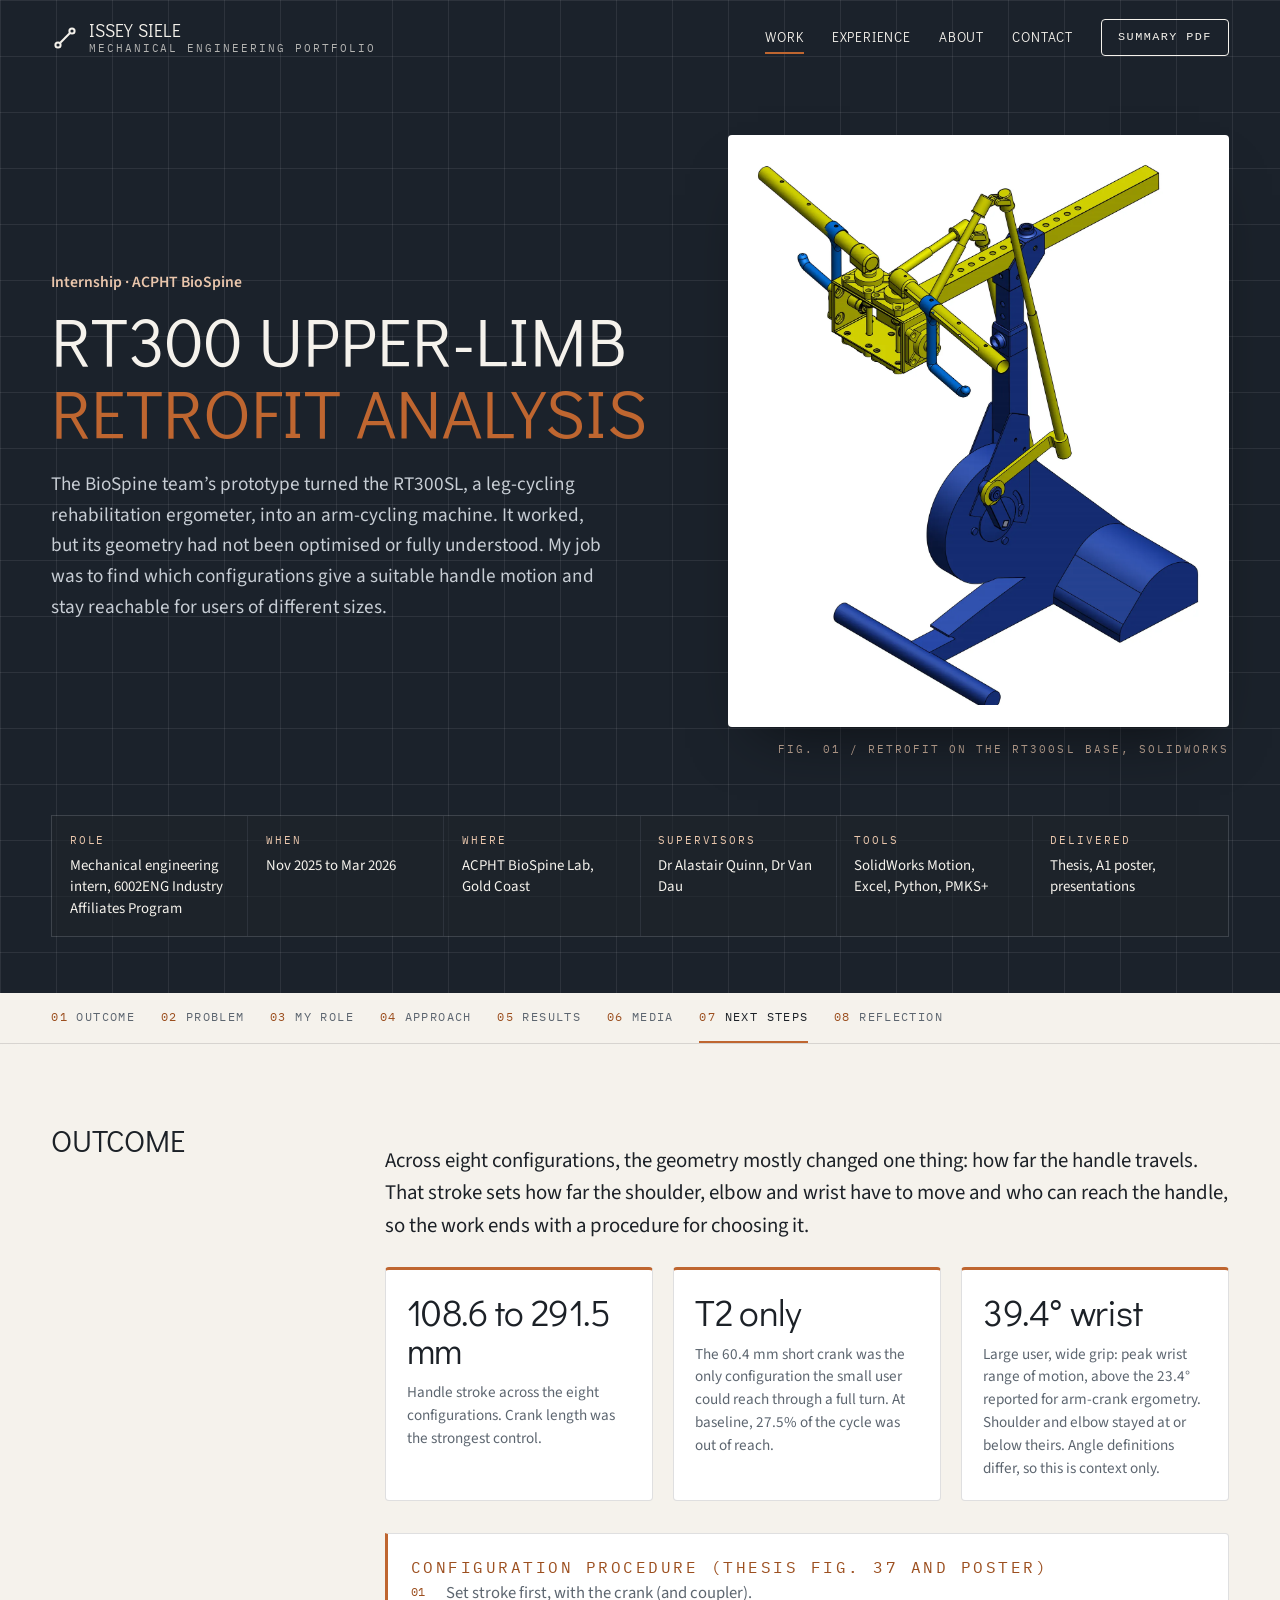
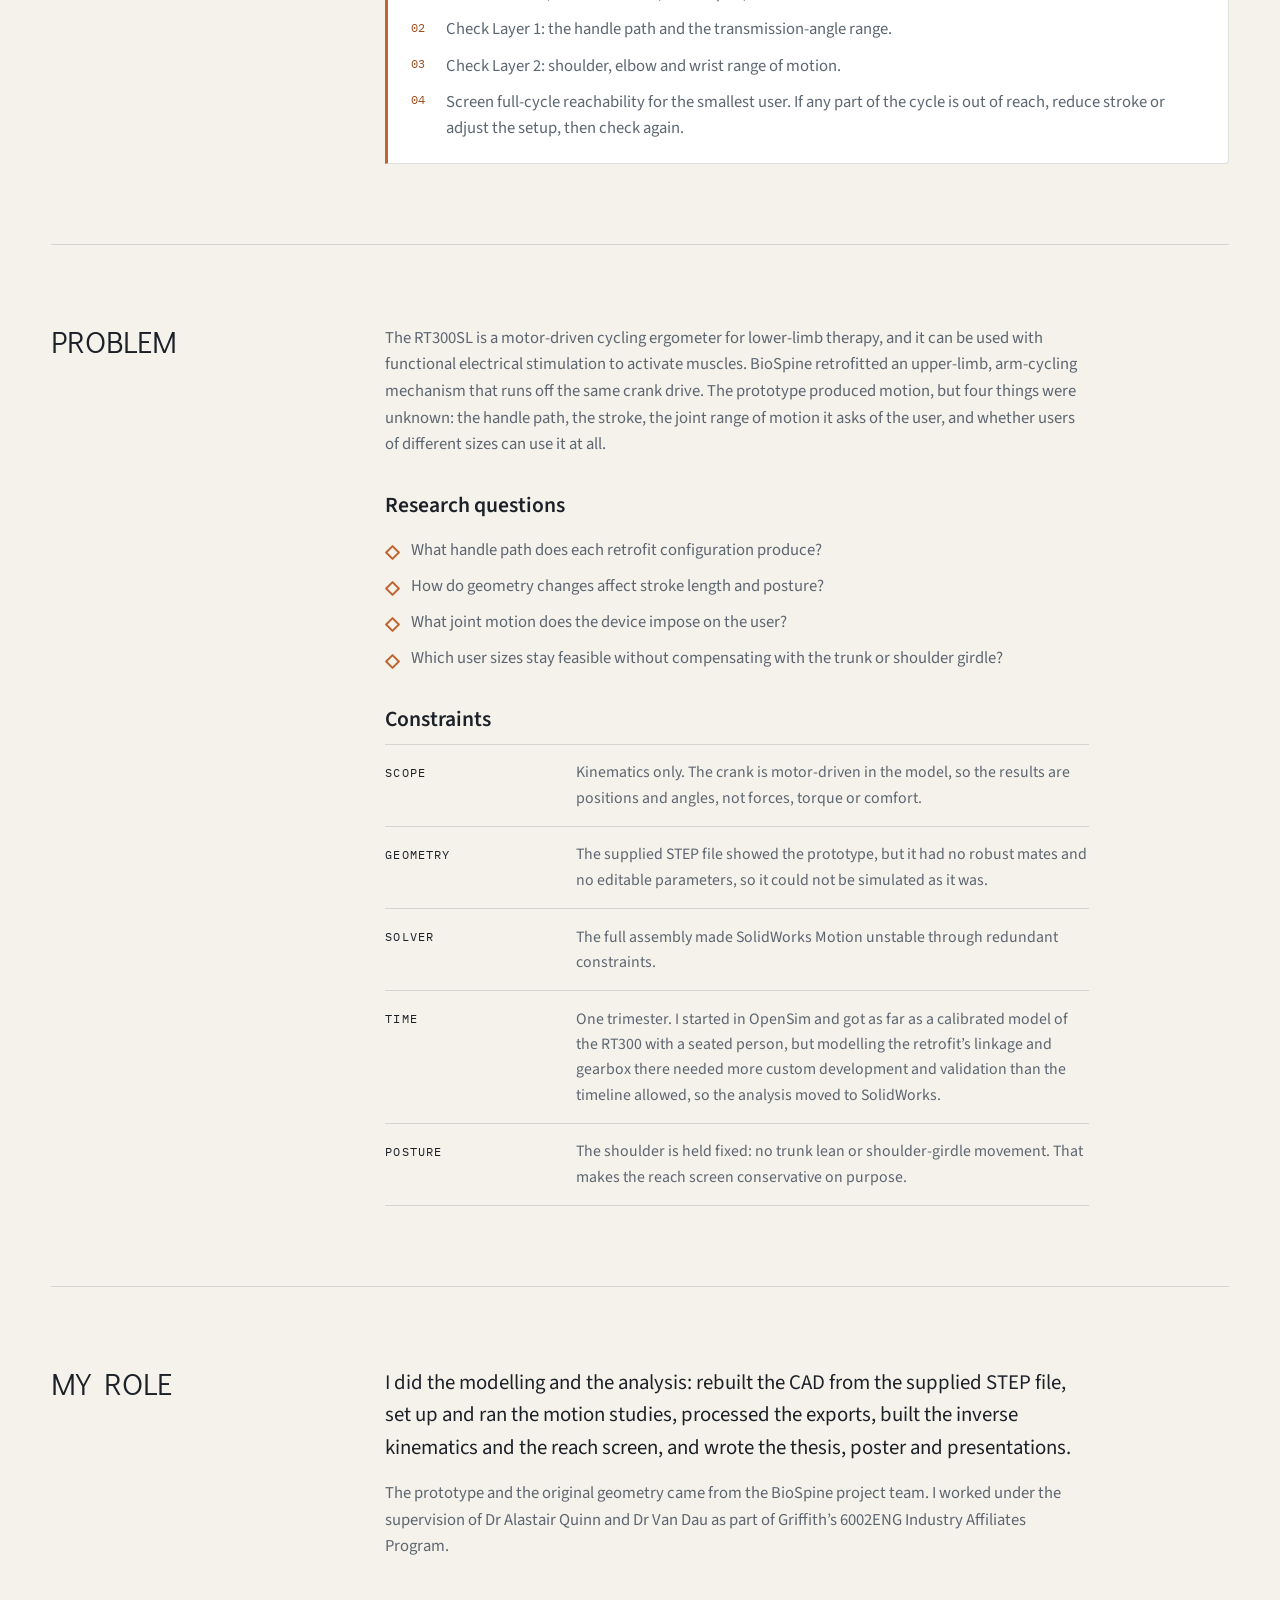
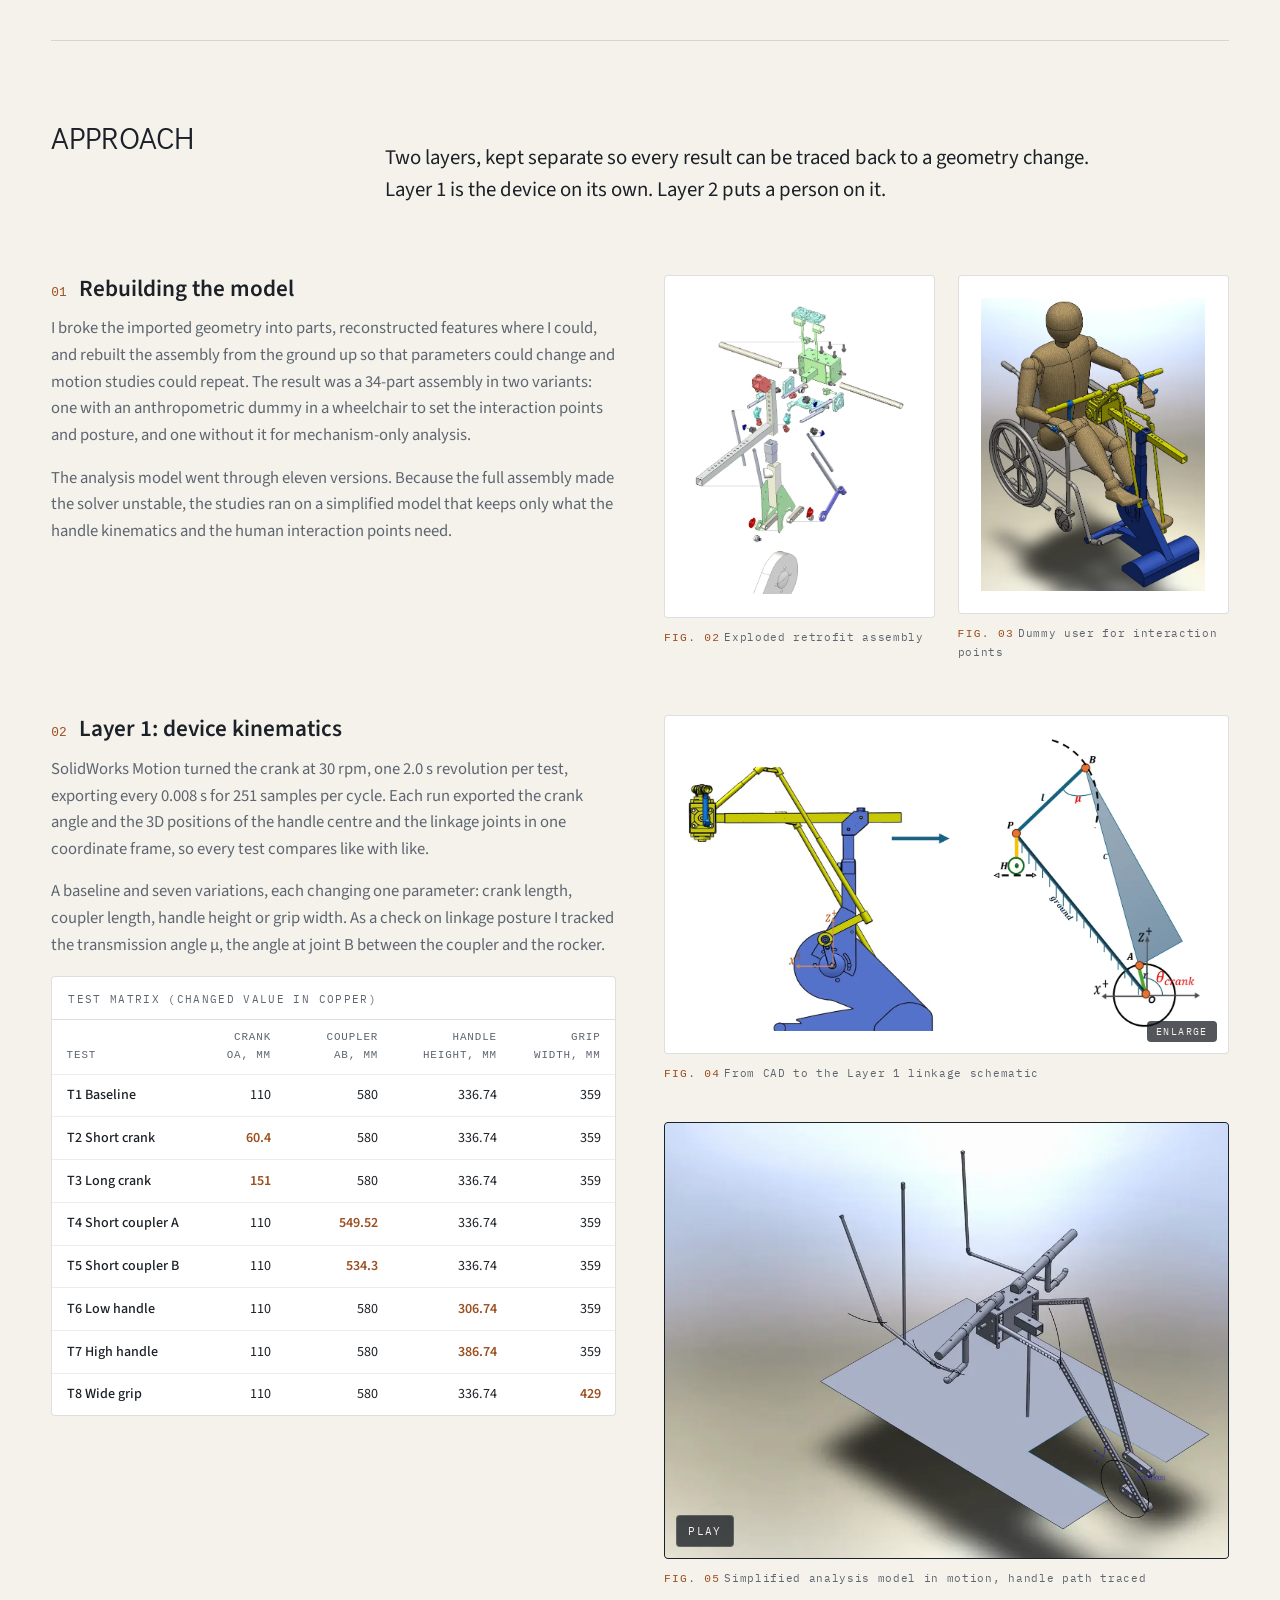
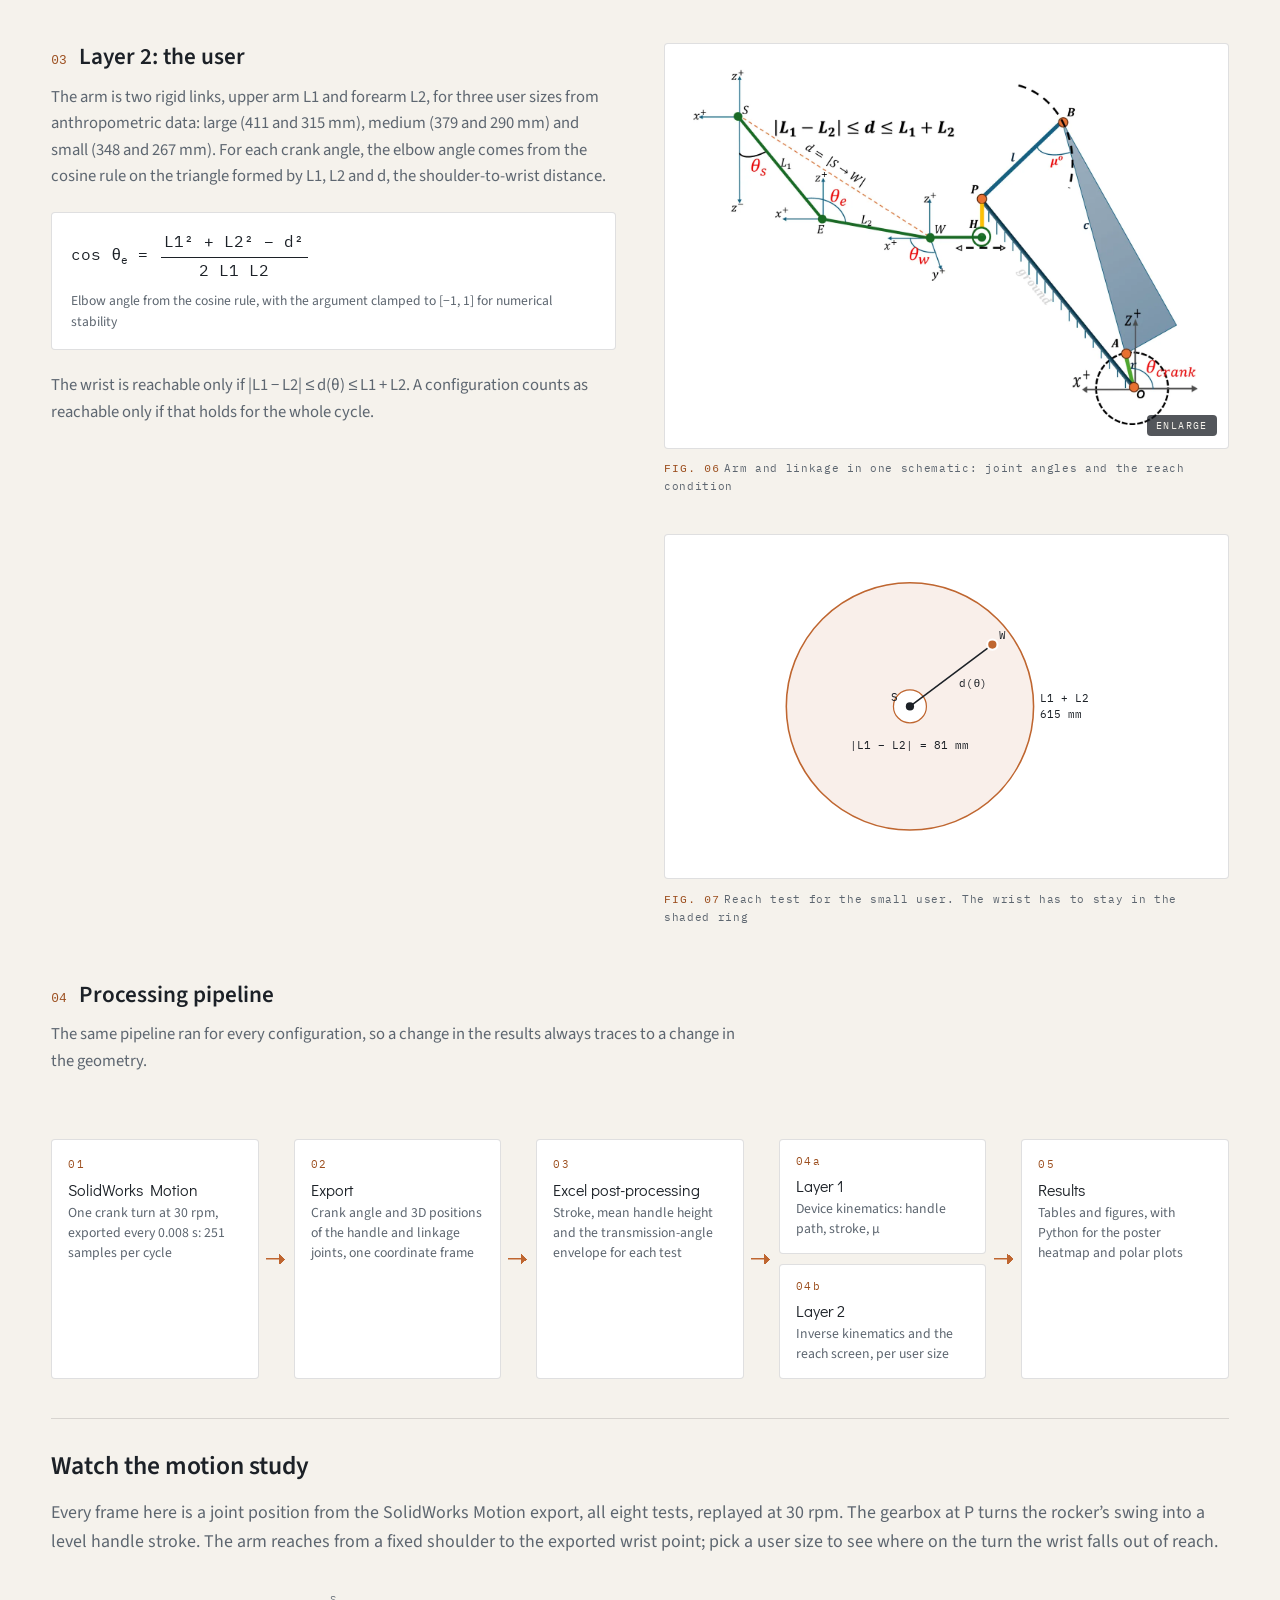
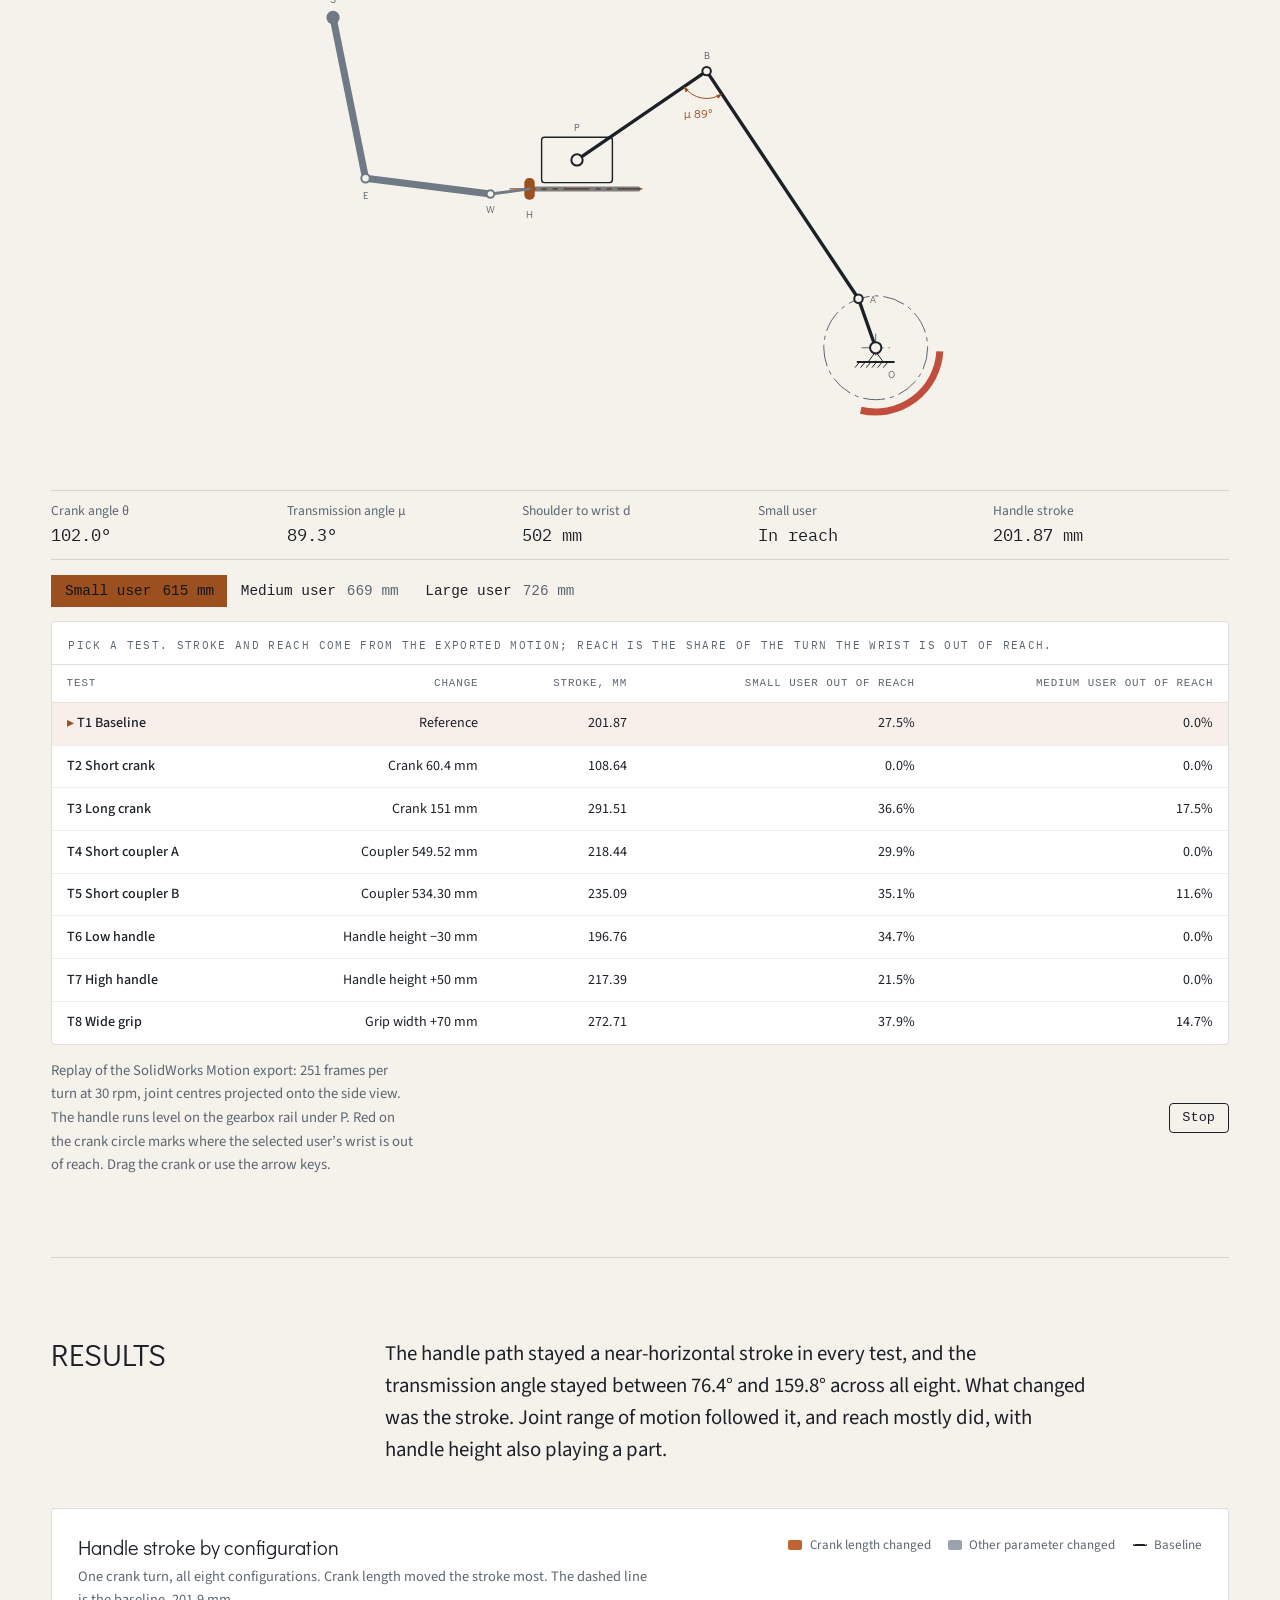
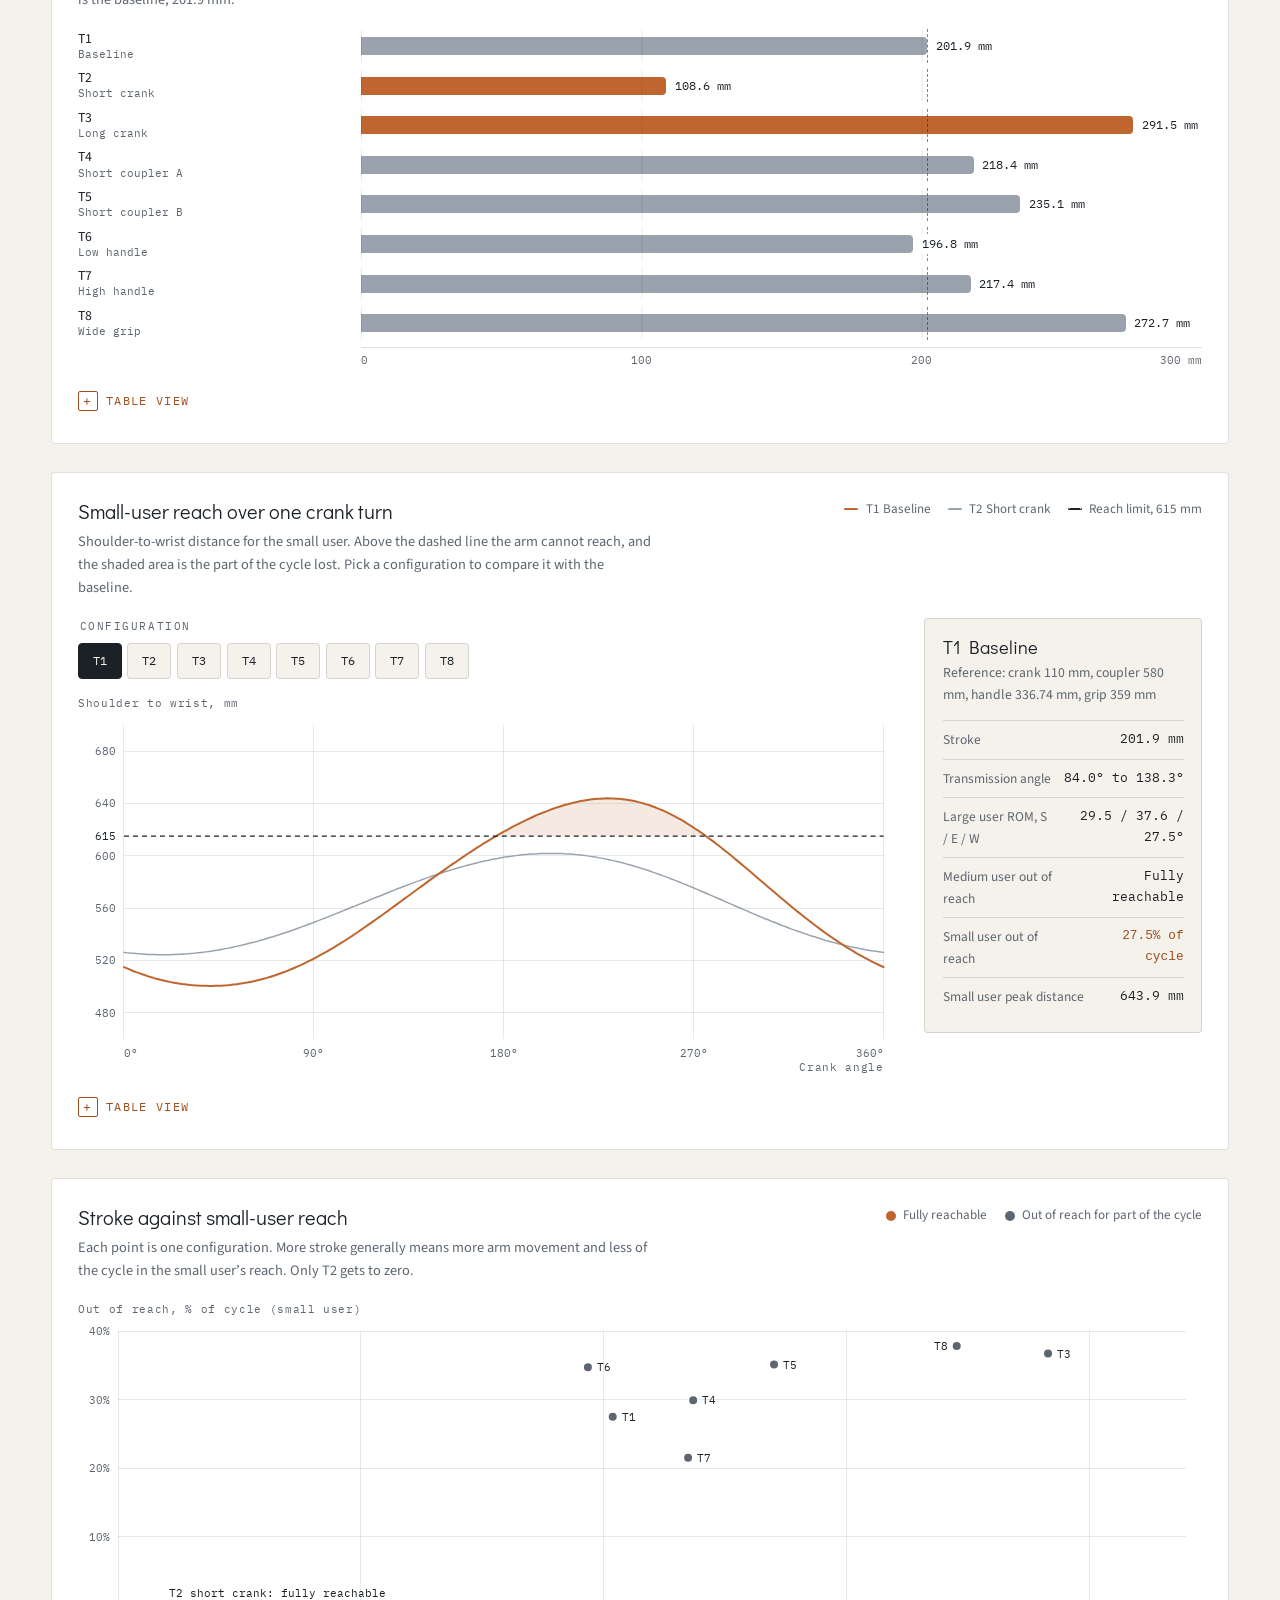
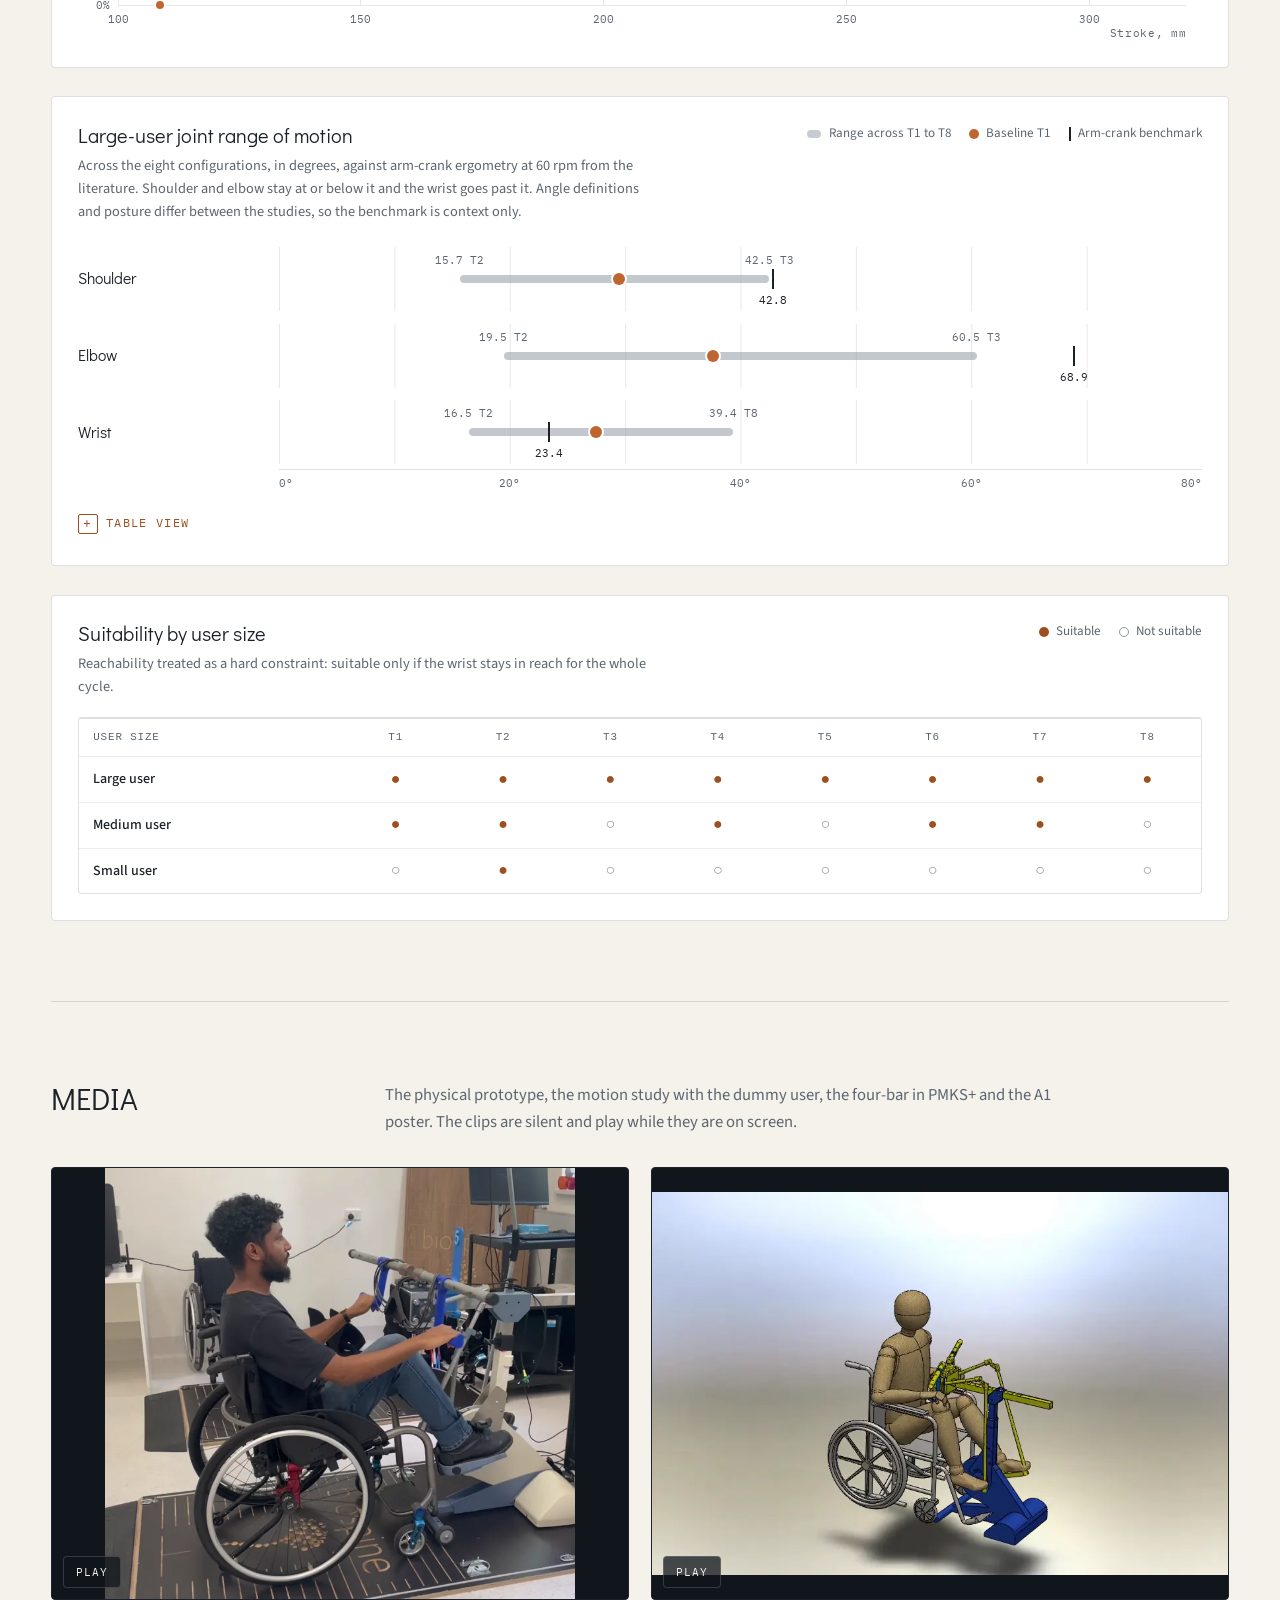
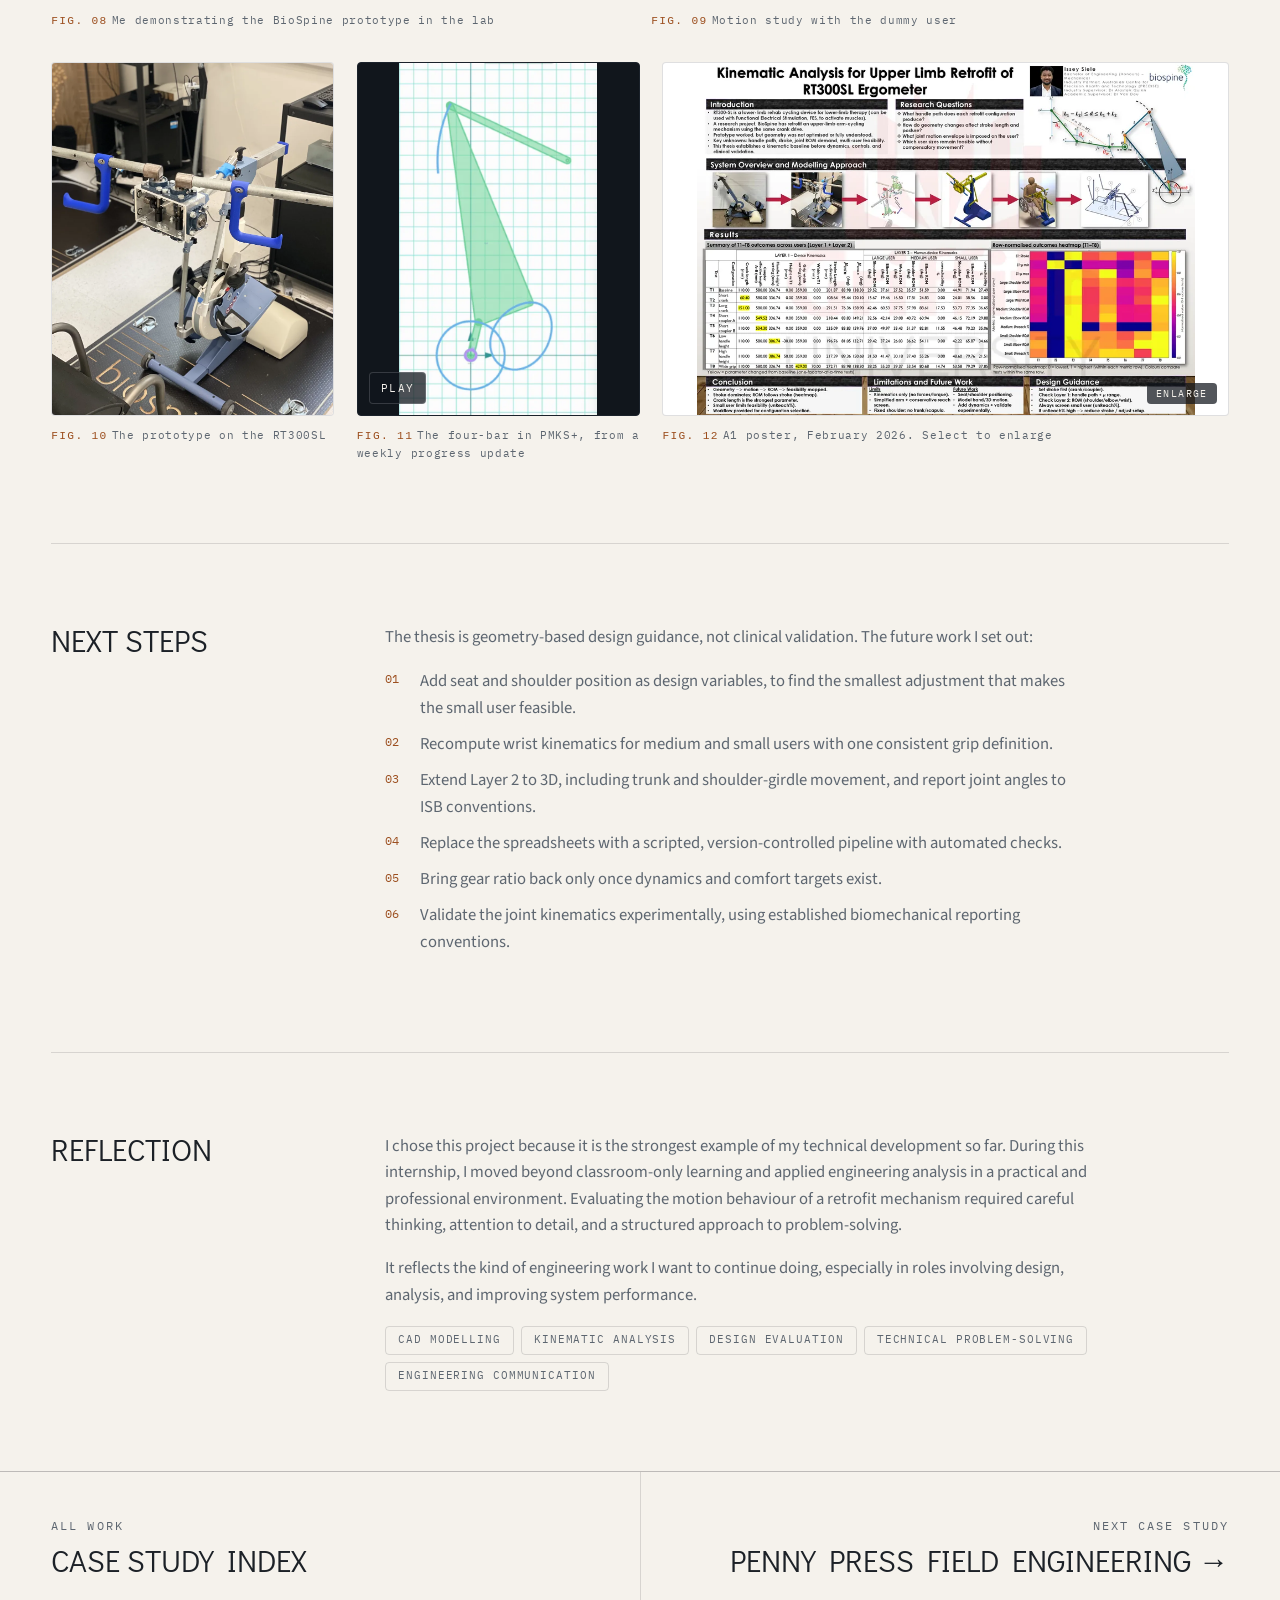
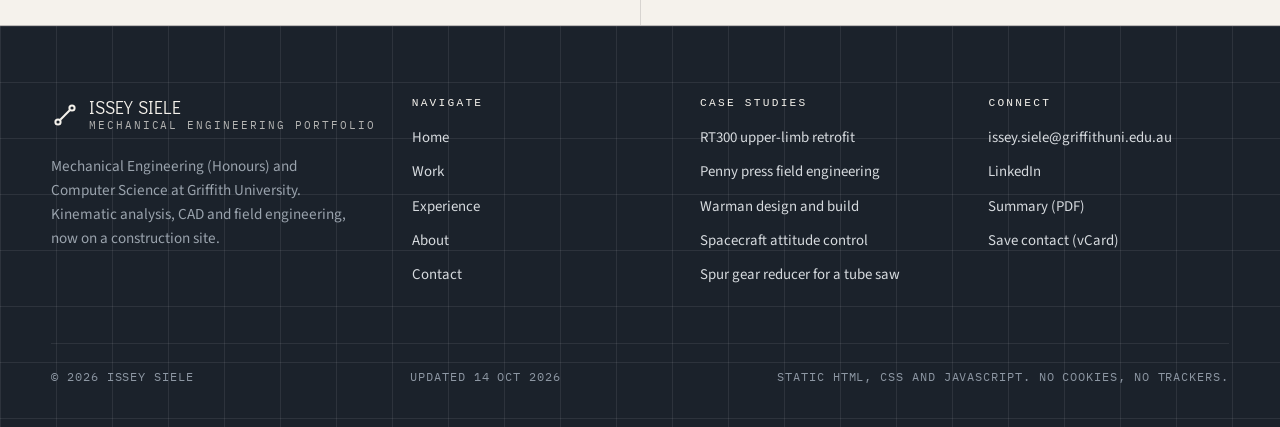
<file: project-rt300.html>
<!DOCTYPE html>
<html lang="en-AU">
<head>
  <meta charset="utf-8">
  <meta name="viewport" content="width=device-width, initial-scale=1">
  <title>RT300 Upper-Limb Retrofit, Kinematic Analysis | Issey Siele</title>
  <meta name="description" content="Case study: a two-layer kinematic analysis of an arm-cycling retrofit for the RT300SL rehabilitation ergometer. Eight configurations, three user sizes, one selection rule.">
  <meta name="author" content="Issey Siele">
  <link rel="canonical" href="https://isseysiele.github.io/portfolio/project-rt300.html">
  <meta name="theme-color" content="#1b222b">
  <meta property="og:type" content="article">
  <meta property="og:site_name" content="Issey Siele">
  <meta property="og:locale" content="en_AU">
  <meta property="og:title" content="RT300 Upper-Limb Retrofit, Kinematic Analysis | Issey Siele">
  <meta property="og:description" content="Case study: a two-layer kinematic analysis of an arm-cycling retrofit for the RT300SL rehabilitation ergometer. Eight configurations, three user sizes, one selection rule.">
  <meta property="og:url" content="https://isseysiele.github.io/portfolio/project-rt300.html">
  <meta property="og:image" content="https://isseysiele.github.io/portfolio/assets/og/og-rt300.jpg">
  <meta property="og:image:width" content="1200">
  <meta property="og:image:height" content="630">
  <meta property="og:image:alt" content="RT300 upper-limb retrofit, kinematic analysis case study">
  <meta name="twitter:card" content="summary_large_image">
  <link rel="icon" href="favicon.ico" sizes="32x32">
  <link rel="icon" href="icon.svg" type="image/svg+xml">
  <link rel="apple-touch-icon" href="apple-touch-icon.png">
  <link rel="manifest" href="site.webmanifest">
  <link rel="preload" href="assets/fonts/didact-gothic-latin-400-normal.woff2" as="font" type="font/woff2" crossorigin>
  <link rel="preload" href="assets/fonts/source-sans-3-latin-400-normal.woff2" as="font" type="font/woff2" crossorigin>
  <link rel="stylesheet" href="styles.css?v=20261007">
  <script>document.documentElement.classList.add('js');</script>
  <script defer src="script.js?v=20261007"></script>
  <script defer src="rt300-charts.js?v=20261007"></script>
  <script defer src="linkage.js?v=20261007"></script>
  <script type="application/ld+json">{"@context": "https://schema.org", "@graph": [{"@type": "Person", "@id": "https://isseysiele.github.io/portfolio/#person", "name": "Issey Siele", "url": "https://isseysiele.github.io/portfolio/", "image": "https://isseysiele.github.io/portfolio/assets/img/about-portrait.webp", "jobTitle": "Construction Cadet", "worksFor": {"@type": "Organization", "name": "Binah Construction"}, "affiliation": {"@type": "CollegeOrUniversity", "name": "Griffith University"}, "knowsAbout": ["Mechanical engineering", "Kinematic analysis", "SolidWorks", "Mechanism analysis", "Field service engineering", "Construction programming", "Python", "MATLAB", "Data science"], "knowsLanguage": ["en", "ti"], "address": {"@type": "PostalAddress", "addressLocality": "Brisbane", "addressRegion": "QLD", "addressCountry": "AU"}, "sameAs": ["https://www.linkedin.com/in/isseysiele/"]}, {"@type": "WebSite", "@id": "https://isseysiele.github.io/portfolio/#website", "url": "https://isseysiele.github.io/portfolio/", "name": "Issey Siele, Mechanical Engineering Portfolio", "inLanguage": "en-AU", "author": {"@id": "https://isseysiele.github.io/portfolio/#person"}}, {"@type": "Article", "@id": "https://isseysiele.github.io/portfolio/project-rt300.html#page", "url": "https://isseysiele.github.io/portfolio/project-rt300.html", "name": "RT300 Upper-Limb Retrofit, Kinematic Analysis | Issey Siele", "description": "Case study: a two-layer kinematic analysis of an arm-cycling retrofit for the RT300SL rehabilitation ergometer. Eight configurations, three user sizes, one selection rule.", "isPartOf": {"@id": "https://isseysiele.github.io/portfolio/#website"}, "inLanguage": "en-AU", "dateModified": "2026-10-14", "headline": "RT300 Upper-Limb Retrofit, Kinematic Analysis", "author": {"@id": "https://isseysiele.github.io/portfolio/#person"}, "image": "https://isseysiele.github.io/portfolio/assets/og/og-rt300.jpg"}, {"@type": "BreadcrumbList", "itemListElement": [{"@type": "ListItem", "position": 1, "name": "Home", "item": "https://isseysiele.github.io/portfolio/"}, {"@type": "ListItem", "position": 2, "name": "Work", "item": "https://isseysiele.github.io/portfolio/portfolio.html"}, {"@type": "ListItem", "position": 3, "name": "RT300 upper-limb retrofit", "item": "https://isseysiele.github.io/portfolio/project-rt300.html"}]}]}</script>
</head>
<body>
  <a class="skip-link" href="#main">Skip to content</a>
  <header class="site-header site-header--light">
    <a class="brand" href="index.html" aria-label="Issey Siele, home">
      <svg class="brand__mark" viewBox="0 0 28 28" fill="none" aria-hidden="true"><circle cx="7" cy="21" r="2.6" stroke-width="2"/><circle cx="21" cy="7" r="2.6" stroke-width="2"/><line x1="9.3" y1="18.8" x2="18.7" y2="9.2" stroke-width="2"/></svg>
      <span>
        <span class="brand__name">Issey Siele</span>
        <span class="brand__sub">Mechanical Engineering Portfolio</span>
      </span>
    </a>
    <button class="menu-toggle" type="button" aria-expanded="false" aria-controls="site-nav"><span class="menu-toggle__bars" aria-hidden="true"></span><span class="visually-hidden">Open menu</span></button>
    <nav class="site-nav" id="site-nav" aria-label="Primary">
      <a href="portfolio.html" aria-current="true">Work</a><a href="experience.html">Experience</a><a href="about.html">About</a><a href="contact.html">Contact</a><a class="site-nav__cta" href="resume.html">Summary PDF</a>
    </nav>
  </header>

  <main id="main">
    <section class="cs-hero blueprint" aria-labelledby="cs-title">
      <div class="cs-hero__inner">
        <div class="reveal">
          <p class="eyebrow">Internship &middot; ACPHT BioSpine</p>
          <h1 id="cs-title">RT300 upper-limb<em>retrofit analysis</em></h1>
          <p class="cs-hero__lede">The BioSpine team&rsquo;s prototype turned the RT300SL, a leg-cycling rehabilitation ergometer, into an arm-cycling machine. It worked, but its geometry had not been optimised or fully understood. My job was to find which configurations give a suitable handle motion and stay reachable for users of different sizes.</p>
        </div>
        <figure class="cs-hero__figure reveal">
          <div class="sheet"><img src="assets/img/rt300-render.webp" width="1400" height="1679" alt="SolidWorks model of the RT300SL upper-limb retrofit mounted on the RT300SL base" fetchpriority="high" decoding="async"></div>
          <figcaption class="figcap--light">Fig. 01 / Retrofit on the RT300SL base, SolidWorks</figcaption>
        </figure>
      </div>
      <dl class="glance reveal">
        <div><dt>Role</dt><dd>Mechanical engineering intern, 6002ENG Industry Affiliates Program</dd></div>
        <div><dt>When</dt><dd>Nov 2025 to Mar 2026</dd></div>
        <div><dt>Where</dt><dd>ACPHT BioSpine Lab, Gold Coast</dd></div>
        <div><dt>Supervisors</dt><dd>Dr Alastair Quinn, Dr Van Dau</dd></div>
        <div><dt>Tools</dt><dd>SolidWorks Motion, Excel, Python, PMKS+</dd></div>
        <div><dt>Delivered</dt><dd>Thesis, A1 poster, presentations</dd></div>
      </dl>
    </section>

    <nav class="cs-nav" aria-label="Case study sections">
      <ol>
        <li><a href="#outcome">Outcome</a></li>
        <li><a href="#problem">Problem</a></li>
        <li><a href="#role">My role</a></li>
        <li><a href="#approach">Approach</a></li>
        <li><a href="#results">Results</a></li>
        <li><a href="#media">Media</a></li>
        <li><a href="#next">Next steps</a></li>
        <li><a href="#reflection">Reflection</a></li>
      </ol>
    </nav>

    <div class="frame">
      <section class="cs-section" id="outcome" aria-labelledby="h-outcome">
        <div class="cs-grid">
          <div class="cs-grid__label"><h2 id="h-outcome">Outcome</h2></div>
          <div>
            <p class="lead reveal">Across eight configurations, the geometry mostly changed one thing: how far the handle travels. That stroke sets how far the shoulder, elbow and wrist have to move and who can reach the handle, so the work ends with a procedure for choosing it.</p>
            <ul class="outcomes" style="margin-top:1.6rem">
              <li class="outcome reveal"><span class="outcome__value">108.6 to 291.5 mm</span><span class="outcome__label">Handle stroke across the eight configurations. Crank length was the strongest control.</span></li>
              <li class="outcome reveal"><span class="outcome__value">T2 only</span><span class="outcome__label">The 60.4 mm short crank was the only configuration the small user could reach through a full turn. At baseline, 27.5% of the cycle was out of reach.</span></li>
              <li class="outcome reveal"><span class="outcome__value">39.4&deg; wrist</span><span class="outcome__label">Large user, wide grip: peak wrist range of motion, above the 23.4&deg; reported for arm-crank ergometry. Shoulder and elbow stayed at or below theirs. Angle definitions differ, so this is context only.</span></li>
            </ul>
            <div class="callout reveal">
              <p class="callout__title">Configuration procedure (thesis Fig. 37 and poster)</p>
              <div class="prose" style="max-width:none"><ol>
                <li>Set stroke first, with the crank (and coupler).</li>
                <li>Check Layer 1: the handle path and the transmission-angle range.</li>
                <li>Check Layer 2: shoulder, elbow and wrist range of motion.</li>
                <li>Screen full-cycle reachability for the smallest user. If any part of the cycle is out of reach, reduce stroke or adjust the setup, then check again.</li>
              </ol></div>
            </div>
          </div>
        </div>
      </section>

      <section class="cs-section" id="problem" aria-labelledby="h-problem">
        <div class="cs-grid">
          <div class="cs-grid__label"><h2 id="h-problem">Problem</h2></div>
          <div class="prose reveal">
            <p>The RT300SL is a motor-driven cycling ergometer for lower-limb therapy, and it can be used with functional electrical stimulation to activate muscles. BioSpine retrofitted an upper-limb, arm-cycling mechanism that runs off the same crank drive. The prototype produced motion, but four things were unknown: the handle path, the stroke, the joint range of motion it asks of the user, and whether users of different sizes can use it at all.</p>
            <h3>Research questions</h3>
            <ul>
              <li>What handle path does each retrofit configuration produce?</li>
              <li>How do geometry changes affect stroke length and posture?</li>
              <li>What joint motion does the device impose on the user?</li>
              <li>Which user sizes stay feasible without compensating with the trunk or shoulder girdle?</li>
            </ul>
            <h3>Constraints</h3>
            <dl class="facts">
              <div><dt>Scope</dt><dd>Kinematics only. The crank is motor-driven in the model, so the results are positions and angles, not forces, torque or comfort.</dd></div>
              <div><dt>Geometry</dt><dd>The supplied STEP file showed the prototype, but it had no robust mates and no editable parameters, so it could not be simulated as it was.</dd></div>
              <div><dt>Solver</dt><dd>The full assembly made SolidWorks Motion unstable through redundant constraints.</dd></div>
              <div><dt>Time</dt><dd>One trimester. I started in OpenSim and got as far as a calibrated model of the RT300 with a seated person, but modelling the retrofit&rsquo;s linkage and gearbox there needed more custom development and validation than the timeline allowed, so the analysis moved to SolidWorks.</dd></div>
              <div><dt>Posture</dt><dd>The shoulder is held fixed: no trunk lean or shoulder-girdle movement. That makes the reach screen conservative on purpose.</dd></div>
            </dl>
          </div>
        </div>
      </section>

      <section class="cs-section" id="role" aria-labelledby="h-role">
        <div class="cs-grid">
          <div class="cs-grid__label"><h2 id="h-role">My role</h2></div>
          <div class="prose reveal">
            <p class="lead">I did the modelling and the analysis: rebuilt the CAD from the supplied STEP file, set up and ran the motion studies, processed the exports, built the inverse kinematics and the reach screen, and wrote the thesis, poster and presentations.</p>
            <p>The prototype and the original geometry came from the BioSpine project team. I worked under the supervision of Dr Alastair Quinn and Dr Van Dau as part of Griffith&rsquo;s 6002ENG Industry Affiliates Program.</p>
          </div>
        </div>
      </section>

      <section class="cs-section" id="approach" aria-labelledby="h-approach">
        <div class="cs-grid">
          <div class="cs-grid__label"><h2 id="h-approach">Approach</h2></div>
          <div>
            <p class="lead reveal" style="max-width:var(--prose)">Two layers, kept separate so every result can be traced back to a geometry change. Layer 1 is the device on its own. Layer 2 puts a person on it.</p>
          </div>
        </div>
        <ol class="steps" style="margin-top:clamp(2rem,5vw,3rem)">
          <li class="step reveal">
            <div class="step__copy prose">
              <h3>Rebuilding the model</h3>
              <p>I broke the imported geometry into parts, reconstructed features where I could, and rebuilt the assembly from the ground up so that parameters could change and motion studies could repeat. The result was a 34-part assembly in two variants: one with an anthropometric dummy in a wheelchair to set the interaction points and posture, and one without it for mechanism-only analysis.</p>
              <p>The analysis model went through eleven versions. Because the full assembly made the solver unstable, the studies ran on a simplified model that keeps only what the handle kinematics and the human interaction points need.</p>
            </div>
            <div class="fig-row" style="margin-top:0">
              <figure class="fig"><div class="fig__frame fig__frame--pad"><img src="assets/img/rt300-exploded.webp" width="616" height="813" alt="Exploded view of the retrofit assembly showing the gearbox block, links, handles and fasteners" loading="lazy" decoding="async"></div><figcaption><b>Fig. 02</b>Exploded retrofit assembly</figcaption></figure>
              <figure class="fig"><div class="fig__frame fig__frame--pad"><img src="assets/img/rt300-dummy.webp" width="611" height="796" alt="SolidWorks render of an anthropometric dummy in a wheelchair holding the retrofit handles" loading="lazy" decoding="async"></div><figcaption><b>Fig. 03</b>Dummy user for interaction points</figcaption></figure>
            </div>
          </li>
          <li class="step reveal">
            <div class="step__copy prose">
              <h3>Layer 1: device kinematics</h3>
              <p>SolidWorks Motion turned the crank at 30 rpm, one 2.0 s revolution per test, exporting every 0.008 s for 251 samples per cycle. Each run exported the crank angle and the 3D positions of the handle centre and the linkage joints in one coordinate frame, so every test compares like with like.</p>
              <p>A baseline and seven variations, each changing one parameter: crank length, coupler length, handle height or grip width. As a check on linkage posture I tracked the transmission angle &mu;, the angle at joint B between the coupler and the rocker.</p>
              <div class="table-wrap"><table class="data-table"><caption>Test matrix (changed value in copper)</caption><thead><tr><th scope="col">Test</th><th scope="col">Crank OA, mm</th><th scope="col">Coupler AB, mm</th><th scope="col">Handle height, mm</th><th scope="col">Grip width, mm</th></tr></thead><tbody><tr><th scope="row">T1 Baseline</th><td>110</td><td>580</td><td>336.74</td><td>359</td></tr><tr><th scope="row">T2 Short crank</th><td class="is-changed">60.4</td><td>580</td><td>336.74</td><td>359</td></tr><tr><th scope="row">T3 Long crank</th><td class="is-changed">151</td><td>580</td><td>336.74</td><td>359</td></tr><tr><th scope="row">T4 Short coupler A</th><td>110</td><td class="is-changed">549.52</td><td>336.74</td><td>359</td></tr><tr><th scope="row">T5 Short coupler B</th><td>110</td><td class="is-changed">534.3</td><td>336.74</td><td>359</td></tr><tr><th scope="row">T6 Low handle</th><td>110</td><td>580</td><td class="is-changed">306.74</td><td>359</td></tr><tr><th scope="row">T7 High handle</th><td>110</td><td>580</td><td class="is-changed">386.74</td><td>359</td></tr><tr><th scope="row">T8 Wide grip</th><td>110</td><td>580</td><td>336.74</td><td class="is-changed">429</td></tr></tbody></table></div>
            </div>
            <div>
              <figure class="fig"><div class="fig__frame fig__frame--pad"><button type="button" class="zoom" data-full="assets/img/rt300-cad-to-schematic.webp" data-caption="Fig. 04 / From CAD to the Layer 1 linkage schematic" aria-label="Enlarge: The retrofit CAD beside the linkage schematic used for Layer 1, with ground OP, crank OA, coupler AB, rocker PB and handle H"><img src="assets/img/rt300-cad-to-schematic.webp" width="1400" height="789" alt="The retrofit CAD beside the linkage schematic used for Layer 1, with ground OP, crank OA, coupler AB, rocker PB and handle H" loading="lazy" decoding="async"><span class="zoom__hint" aria-hidden="true">Enlarge</span></button></div><figcaption><b>Fig. 04</b>From CAD to the Layer 1 linkage schematic</figcaption></figure>
              <div class="fig-wide"><figure class="fig"><div class="fig__frame fig__frame--navy video "><video src="assets/video/rt300-motion.mp4" poster="assets/video/rt300-motion-poster.webp" width="960" height="742" muted loop playsinline preload="none" aria-label="Simplified kinematic model turning through a crank cycle with the handle path traced"></video><button type="button" class="video__toggle">Play</button></div><figcaption><b>Fig. 05</b>Simplified analysis model in motion, handle path traced</figcaption></figure></div>
            </div>
          </li>
          <li class="step reveal">
            <div class="step__copy prose">
              <h3>Layer 2: the user</h3>
              <p>The arm is two rigid links, upper arm L1 and forearm L2, for three user sizes from anthropometric data: large (411 and 315 mm), medium (379 and 290 mm) and small (348 and 267 mm). For each crank angle, the elbow angle comes from the cosine rule on the triangle formed by L1, L2 and d, the shoulder-to-wrist distance.</p>
              <div class="equation">cos &theta;<sub>e</sub> = <span class="frac"><span>L1&sup2; + L2&sup2; &#8722; d&sup2;</span><span>2 L1 L2</span></span><span class="equation__note">Elbow angle from the cosine rule, with the argument clamped to [&#8722;1, 1] for numerical stability</span></div>
              <p>The wrist is reachable only if |L1 &#8722; L2| &le; d(&theta;) &le; L1 + L2. A configuration counts as reachable only if that holds for the whole cycle.</p>
            </div>
            <div>
              <figure class="fig"><div class="fig__frame fig__frame--pad"><button type="button" class="zoom" data-full="assets/img/rt300-schematic.webp" data-caption="Fig. 06 / Arm and linkage in one schematic: joint angles and the reach condition" aria-label="Enlarge: Combined schematic of the two-link arm from shoulder S through elbow E to wrist W, attached at the handle H to the linkage P, B, A and crank centre O"><img src="assets/img/rt300-schematic.webp" width="1400" height="970" alt="Combined schematic of the two-link arm from shoulder S through elbow E to wrist W, attached at the handle H to the linkage P, B, A and crank centre O" loading="lazy" decoding="async"><span class="zoom__hint" aria-hidden="true">Enlarge</span></button></div><figcaption><b>Fig. 06</b>Arm and linkage in one schematic: joint angles and the reach condition</figcaption></figure>
              <figure class="fig fig-wide"><div class="fig__frame fig__frame--pad"><svg class="reach-diagram" viewBox="0 0 330 290" role="img" aria-labelledby="reach-svg-t">
              <title id="reach-svg-t">Reach annulus for the small user: the wrist is reachable when its distance from the shoulder lies between 81 and 615 millimetres</title>
              <path d="M130 25a120 120 0 1 0 0.01 0zM130 129a16 16 0 1 1 -0.01 0z" fill="rgba(191,102,48,0.1)" fill-rule="evenodd"/>
              <circle cx="130" cy="145" r="120" fill="none" stroke="#bf6630" stroke-width="1.5"/>
              <circle cx="130" cy="145" r="16" fill="none" stroke="#bf6630" stroke-width="1.2"/>
              <line x1="130" y1="145" x2="210" y2="85" stroke="#1c2127" stroke-width="1.5"/>
              <circle cx="130" cy="145" r="4" fill="#1c2127"/>
              <circle cx="210" cy="85" r="5" fill="#bf6630" stroke="#fff" stroke-width="2"/>
              <text x="112" y="140">S</text>
              <text x="216" y="80">W</text>
              <text x="178" y="126">d(&#952;)</text>
              <text x="256" y="141">L1 + L2</text>
              <text x="256" y="156">615 mm</text>
              <text x="130" y="186" text-anchor="middle">|L1 &#8722; L2| = 81 mm</text>
            </svg></div><figcaption><b>Fig. 07</b>Reach test for the small user. The wrist has to stay in the shaded ring</figcaption></figure>
            </div>
          </li>
          <li class="step step--stack reveal">
            <div class="step__copy prose">
              <h3>Processing pipeline</h3>
              <p>The same pipeline ran for every configuration, so a change in the results always traces to a change in the geometry.</p>
            </div>
            <ol class="flow reveal">
            <li><b>SolidWorks Motion</b><span>One crank turn at 30 rpm, exported every 0.008 s: 251 samples per cycle</span></li>
            <li><b>Export</b><span>Crank angle and 3D positions of the handle and linkage joints, one coordinate frame</span></li>
            <li><b>Excel post-processing</b><span>Stroke, mean handle height and the transmission-angle envelope for each test</span></li>
            <li class="flow__split"><div><b>Layer 1</b><span>Device kinematics: handle path, stroke, &mu;</span></div><div><b>Layer 2</b><span>Inverse kinematics and the reach screen, per user size</span></div></li>
            <li><b>Results</b><span>Tables and figures, with Python for the poster heatmap and polar plots</span></li>
          </ol>
          </li>
        </ol>
        <div class="linkage-block reveal">
          <h3>Watch the motion study</h3>
          <p>Every frame here is a joint position from the SolidWorks Motion export, all eight tests, replayed at 30 rpm. The gearbox at P turns the rocker&rsquo;s swing into a level handle stroke. The arm reaches from a fixed shoulder to the exported wrist point; pick a user size to see where on the turn the wrist falls out of reach.</p>
          <div class="linkage" data-linkage="full"><noscript><p>The interactive linkage needs JavaScript. The test matrix above has the same values.</p></noscript></div>
        </div>
      </section>

      <section class="cs-section" id="results" aria-labelledby="h-results">
        <div class="cs-grid">
          <div class="cs-grid__label"><h2 id="h-results">Results</h2></div>
          <div class="prose reveal">
            <p class="lead">The handle path stayed a near-horizontal stroke in every test, and the transmission angle stayed between 76.4&deg; and 159.8&deg; across all eight. What changed was the stroke. Joint range of motion followed it, and reach mostly did, with handle height also playing a part.</p>
          </div>
        </div>
        <div class="stack" style="margin-top:clamp(1.8rem,4vw,2.6rem)">
          <figure class="chart reveal" aria-labelledby="stroke-title">
            <div class="chart__head">
              <div>
                <h3 class="chart__title" id="stroke-title">Handle stroke by configuration</h3>
                <p class="chart__sub">One crank turn, all eight configurations. Crank length moved the stroke most. The dashed line is the baseline, 201.9 mm.</p>
              </div>
              <ul class="legend">
                <li><span class="key"></span>Crank length changed</li>
                <li><span class="key key--context"></span>Other parameter changed</li>
                <li><span class="key key--dash"></span>Baseline</li>
              </ul>
            </div>
            <ol class="hbars"><li class="hbar"><span class="hbar__label">T1<span>Baseline</span></span><span class="hbar__track" tabindex="0" data-tip="T1 Baseline|Stroke 201.9 mm" aria-label="T1 Baseline: stroke 201.9 millimetres"><span class="hbar__ref" style="--x:67.29%"></span><span class="hbar__fill" style="--w:67.29%"></span><span class="hbar__value">201.9 mm</span></span></li><li class="hbar hbar--accent"><span class="hbar__label">T2<span>Short crank</span></span><span class="hbar__track" tabindex="0" data-tip="T2 Short crank|Stroke 108.6 mm" aria-label="T2 Short crank: stroke 108.6 millimetres"><span class="hbar__ref" style="--x:67.29%"></span><span class="hbar__fill" style="--w:36.21%"></span><span class="hbar__value">108.6 mm</span></span></li><li class="hbar hbar--accent"><span class="hbar__label">T3<span>Long crank</span></span><span class="hbar__track" tabindex="0" data-tip="T3 Long crank|Stroke 291.5 mm" aria-label="T3 Long crank: stroke 291.5 millimetres"><span class="hbar__ref" style="--x:67.29%"></span><span class="hbar__fill" style="--w:97.17%"></span><span class="hbar__value">291.5 mm</span></span></li><li class="hbar"><span class="hbar__label">T4<span>Short coupler A</span></span><span class="hbar__track" tabindex="0" data-tip="T4 Short coupler A|Stroke 218.4 mm" aria-label="T4 Short coupler A: stroke 218.4 millimetres"><span class="hbar__ref" style="--x:67.29%"></span><span class="hbar__fill" style="--w:72.81%"></span><span class="hbar__value">218.4 mm</span></span></li><li class="hbar"><span class="hbar__label">T5<span>Short coupler B</span></span><span class="hbar__track" tabindex="0" data-tip="T5 Short coupler B|Stroke 235.1 mm" aria-label="T5 Short coupler B: stroke 235.1 millimetres"><span class="hbar__ref" style="--x:67.29%"></span><span class="hbar__fill" style="--w:78.36%"></span><span class="hbar__value">235.1 mm</span></span></li><li class="hbar"><span class="hbar__label">T6<span>Low handle</span></span><span class="hbar__track" tabindex="0" data-tip="T6 Low handle|Stroke 196.8 mm" aria-label="T6 Low handle: stroke 196.8 millimetres"><span class="hbar__ref" style="--x:67.29%"></span><span class="hbar__fill" style="--w:65.59%"></span><span class="hbar__value">196.8 mm</span></span></li><li class="hbar"><span class="hbar__label">T7<span>High handle</span></span><span class="hbar__track" tabindex="0" data-tip="T7 High handle|Stroke 217.4 mm" aria-label="T7 High handle: stroke 217.4 millimetres"><span class="hbar__ref" style="--x:67.29%"></span><span class="hbar__fill" style="--w:72.46%"></span><span class="hbar__value">217.4 mm</span></span></li><li class="hbar"><span class="hbar__label">T8<span>Wide grip</span></span><span class="hbar__track" tabindex="0" data-tip="T8 Wide grip|Stroke 272.7 mm" aria-label="T8 Wide grip: stroke 272.7 millimetres"><span class="hbar__ref" style="--x:67.29%"></span><span class="hbar__fill" style="--w:90.90%"></span><span class="hbar__value">272.7 mm</span></span></li></ol>
            <div class="hbar-axis" aria-hidden="true"><span></span><div class="hbar-axis__scale"><span style="left:0">0</span><span style="left:33.33%">100</span><span style="left:66.67%">200</span><span style="left:100%">300 mm</span></div></div>
            <details class="table-view">
              <summary>Table view</summary>
              <div class="table-wrap"><table class="data-table"><caption>Layer 1 handle metrics (final report, Table 4)</caption>
              <thead><tr><th scope="col">Test</th><th scope="col">Stroke, mm</th><th scope="col">Mean handle height, mm</th><th scope="col">&mu; min, &deg;</th><th scope="col">&mu; max, &deg;</th></tr></thead>
              <tbody><tr><th scope="row">T1 Baseline</th><td>201.87</td><td>336.74</td><td>83.98</td><td>138.30</td></tr><tr><th scope="row">T2 Short crank</th><td>108.64</td><td>336.74</td><td>95.44</td><td>120.10</td></tr><tr><th scope="row">T3 Long crank</th><td>291.51</td><td>336.74</td><td>76.36</td><td>158.90</td></tr><tr><th scope="row">T4 Short coupler A</th><td>218.44</td><td>336.74</td><td>83.83</td><td>149.21</td></tr><tr><th scope="row">T5 Short coupler B</th><td>235.09</td><td>336.74</td><td>83.83</td><td>159.76</td></tr><tr><th scope="row">T6 Low handle</th><td>196.76</td><td>306.74</td><td>81.05</td><td>132.71</td></tr><tr><th scope="row">T7 High handle</th><td>217.39</td><td>386.74</td><td>89.36</td><td>150.68</td></tr><tr><th scope="row">T8 Wide grip</th><td>272.71</td><td>336.74</td><td>83.98</td><td>138.30</td></tr></tbody></table></div>
            </details>
          </figure>
          <figure class="chart reveal" aria-labelledby="reach-title">
            <div class="chart__head">
              <div>
                <h3 class="chart__title" id="reach-title">Small-user reach over one crank turn</h3>
                <p class="chart__sub">Shoulder-to-wrist distance for the small user. Above the dashed line the arm cannot reach, and the shaded area is the part of the cycle lost. Pick a configuration to compare it with the baseline.</p>
              </div>
              <ul class="legend">
                <li><span class="key key--line"></span><span id="reach-legend-sel">T1 Baseline</span></li>
                <li><span class="key key--line key--context"></span><span id="reach-legend-ctx">T2 Short crank</span></li>
                <li><span class="key key--dash"></span>Reach limit, 615 mm</li>
              </ul>
            </div>
            <div class="explorer">
              <div>
                <form id="reach-form" class="seg" onsubmit="return false">
                  <fieldset class="seg" style="margin:0">
                    <legend>Configuration</legend>
                    <div class="seg__options"><input type="radio" name="cfg" id="cfg-T1" value="T1" checked><label for="cfg-T1" title="Baseline">T1</label><input type="radio" name="cfg" id="cfg-T2" value="T2"><label for="cfg-T2" title="Short crank">T2</label><input type="radio" name="cfg" id="cfg-T3" value="T3"><label for="cfg-T3" title="Long crank">T3</label><input type="radio" name="cfg" id="cfg-T4" value="T4"><label for="cfg-T4" title="Short coupler A">T4</label><input type="radio" name="cfg" id="cfg-T5" value="T5"><label for="cfg-T5" title="Short coupler B">T5</label><input type="radio" name="cfg" id="cfg-T6" value="T6"><label for="cfg-T6" title="Low handle">T6</label><input type="radio" name="cfg" id="cfg-T7" value="T7"><label for="cfg-T7" title="High handle">T7</label><input type="radio" name="cfg" id="cfg-T8" value="T8"><label for="cfg-T8" title="Wide grip">T8</label></div>
                  </fieldset>
                </form>
                <div class="svgchart" id="reach-chart"><noscript><p class="note">The interactive chart needs JavaScript. The table view below has the same results.</p></noscript></div>
              </div>
              <div class="readout" id="reach-readout" aria-live="polite">
                <p class="readout__name" data-f="name">T1 Baseline</p>
                <p class="readout__change" data-f="change"></p>
                <dl>
                  <div><dt>Stroke</dt><dd data-f="stroke"></dd></div>
                  <div><dt>Transmission angle</dt><dd data-f="mu"></dd></div>
                  <div><dt>Large user ROM, S / E / W</dt><dd data-f="rom"></dd></div>
                  <div><dt>Medium user out of reach</dt><dd data-f="med"></dd></div>
                  <div><dt>Small user out of reach</dt><dd data-f="small"></dd></div>
                  <div><dt>Small user peak distance</dt><dd data-f="peak"></dd></div>
                </dl>
              </div>
            </div>
            <details class="table-view">
              <summary>Table view</summary>
              <div class="table-wrap"><table class="data-table"><caption>Reachability by configuration (final report Table 10; peak distances from the d(&theta;) export; small-user limit 615 mm)</caption>
              <thead><tr><th scope="col">Test</th><th scope="col">Small user peak distance, mm</th><th scope="col">Small user out of reach, % of cycle</th><th scope="col">Medium user out of reach, % of cycle</th></tr></thead>
              <tbody><tr><th scope="row">T1 Baseline</th><td>643.9</td><td>27.5</td><td>0.0</td></tr><tr class="is-key"><th scope="row">T2 Short crank</th><td>601.8</td><td>0.0</td><td>0.0</td></tr><tr><th scope="row">T3 Long crank</th><td>692.8</td><td>36.7</td><td>17.5</td></tr><tr><th scope="row">T4 Short coupler A</th><td>656.4</td><td>29.9</td><td>0.0</td></tr><tr><th scope="row">T5 Short coupler B</th><td>679.6</td><td>35.1</td><td>11.6</td></tr><tr><th scope="row">T6 Low handle</th><td>654.4</td><td>34.7</td><td>0.0</td></tr><tr><th scope="row">T7 High handle</th><td>639.1</td><td>21.5</td><td>0.0</td></tr><tr><th scope="row">T8 Wide grip</th><td>679.8</td><td>37.8</td><td>14.7</td></tr></tbody></table></div>
            </details>
          </figure>
          <figure class="chart reveal" aria-labelledby="trade-title">
            <div class="chart__head">
              <div>
                <h3 class="chart__title" id="trade-title">Stroke against small-user reach</h3>
                <p class="chart__sub">Each point is one configuration. More stroke generally means more arm movement and less of the cycle in the small user&rsquo;s reach. Only T2 gets to zero.</p>
              </div>
              <ul class="legend">
                <li><span class="key key--dot"></span>Fully reachable</li>
                <li><span class="key key--dot" style="background:var(--muted)"></span>Out of reach for part of the cycle</li>
              </ul>
            </div>
            <div class="svgchart" id="tradeoff-chart"><noscript><p class="note">The scatter needs JavaScript. The reachability table above has the same values.</p></noscript></div>
          </figure>
          <figure class="chart reveal" aria-labelledby="rom-title">
            <div class="chart__head">
              <div>
                <h3 class="chart__title" id="rom-title">Large-user joint range of motion</h3>
                <p class="chart__sub">Across the eight configurations, in degrees, against arm-crank ergometry at 60 rpm from the literature. Shoulder and elbow stay at or below it and the wrist goes past it. Angle definitions and posture differ between the studies, so the benchmark is context only.</p>
              </div>
              <ul class="legend">
                <li><span class="key key--range"></span>Range across T1 to T8</li>
                <li><span class="key key--dot"></span>Baseline T1</li>
                <li><span class="key key--tick"></span>Arm-crank benchmark</li>
              </ul>
            </div>
            <ul class="ranges"><li class="range"><span class="range__label">Shoulder</span><span class="range__plot" tabindex="0" data-tip="Shoulder range of motion, large user|15.7&deg; (T2) to 42.5&deg; (T3), baseline 29.5&deg;, arm crank 42.8&deg;" aria-label="Shoulder: 15.7 degrees at T2 to 42.5 degrees at T3, baseline 29.5 degrees, arm-crank benchmark 42.8 degrees"><span class="range__bar" style="--a:19.62%;--b:53.12%"></span><span class="range__tick" style="--x:53.50%"></span><span class="range__dot" style="--x:36.88%"></span><span class="range__note range__note--lo" style="--x:19.62%">15.7 T2</span><span class="range__note range__note--hi" style="--x:53.12%">42.5 T3</span><span class="range__note range__note--bench" style="--x:53.50%">42.8</span></span></li><li class="range"><span class="range__label">Elbow</span><span class="range__plot" tabindex="0" data-tip="Elbow range of motion, large user|19.5&deg; (T2) to 60.5&deg; (T3), baseline 37.6&deg;, arm crank 68.9&deg;" aria-label="Elbow: 19.5 degrees at T2 to 60.5 degrees at T3, baseline 37.6 degrees, arm-crank benchmark 68.9 degrees"><span class="range__bar" style="--a:24.38%;--b:75.62%"></span><span class="range__tick" style="--x:86.12%"></span><span class="range__dot" style="--x:47.00%"></span><span class="range__note range__note--lo" style="--x:24.38%">19.5 T2</span><span class="range__note range__note--hi" style="--x:75.62%">60.5 T3</span><span class="range__note range__note--bench" style="--x:86.12%">68.9</span></span></li><li class="range"><span class="range__label">Wrist</span><span class="range__plot" tabindex="0" data-tip="Wrist range of motion, large user|16.5&deg; (T2) to 39.4&deg; (T8), baseline 27.5&deg;, arm crank 23.4&deg;" aria-label="Wrist: 16.5 degrees at T2 to 39.4 degrees at T8, baseline 27.5 degrees, arm-crank benchmark 23.4 degrees"><span class="range__bar" style="--a:20.62%;--b:49.25%"></span><span class="range__tick" style="--x:29.25%"></span><span class="range__dot" style="--x:34.38%"></span><span class="range__note range__note--lo" style="--x:20.62%">16.5 T2</span><span class="range__note range__note--hi" style="--x:49.25%">39.4 T8</span><span class="range__note range__note--bench" style="--x:29.25%">23.4</span></span></li></ul>
            <div class="range-axis" aria-hidden="true"><span></span><div class="range-axis__scale"><span style="left:0">0&deg;</span><span style="left:25%">20&deg;</span><span style="left:50%">40&deg;</span><span style="left:75%">60&deg;</span><span style="left:100%">80&deg;</span></div></div>
            <details class="table-view">
              <summary>Table view</summary>
              <div class="table-wrap"><table class="data-table"><caption>Large-user joint ROM against an arm-crank benchmark (final report, Table 12)</caption>
              <thead><tr><th scope="col">Joint</th><th scope="col">Lowest, &deg;</th><th scope="col">Baseline T1, &deg;</th><th scope="col">Highest, &deg;</th><th scope="col">Arm crank, &deg;</th></tr></thead>
              <tbody><tr><th scope="row">Shoulder</th><td>15.7 (T2)</td><td>29.5</td><td>42.5 (T3)</td><td>42.8</td></tr><tr><th scope="row">Elbow</th><td>19.5 (T2)</td><td>37.6</td><td>60.5 (T3)</td><td>68.9</td></tr><tr><th scope="row">Wrist</th><td>16.5 (T2)</td><td>27.5</td><td>39.4 (T8)</td><td>23.4</td></tr></tbody></table></div>
            </details>
          </figure>
          <figure class="chart reveal" aria-labelledby="suit-title"><div class="chart__head"><div><h3 class="chart__title" id="suit-title">Suitability by user size</h3><p class="chart__sub">Reachability treated as a hard constraint: suitable only if the wrist stays in reach for the whole cycle.</p></div><ul class="legend"><li><span class="key key--dot" style="background:var(--copper-deep)"></span>Suitable</li><li><span class="key key--hollow"></span>Not suitable</li></ul></div><div class="table-wrap"><table class="data-table matrix"><caption class="visually-hidden">Suitability matrix, final report Table 11</caption><thead><tr><th scope="col">User size</th><th scope="col">T1</th><th scope="col">T2</th><th scope="col">T3</th><th scope="col">T4</th><th scope="col">T5</th><th scope="col">T6</th><th scope="col">T7</th><th scope="col">T8</th></tr></thead><tbody><tr><th scope="row">Large user</th><td><span class="mark-yes" aria-hidden="true">&#9679;</span><span class="visually-hidden">Suitable</span></td><td><span class="mark-yes" aria-hidden="true">&#9679;</span><span class="visually-hidden">Suitable</span></td><td><span class="mark-yes" aria-hidden="true">&#9679;</span><span class="visually-hidden">Suitable</span></td><td><span class="mark-yes" aria-hidden="true">&#9679;</span><span class="visually-hidden">Suitable</span></td><td><span class="mark-yes" aria-hidden="true">&#9679;</span><span class="visually-hidden">Suitable</span></td><td><span class="mark-yes" aria-hidden="true">&#9679;</span><span class="visually-hidden">Suitable</span></td><td><span class="mark-yes" aria-hidden="true">&#9679;</span><span class="visually-hidden">Suitable</span></td><td><span class="mark-yes" aria-hidden="true">&#9679;</span><span class="visually-hidden">Suitable</span></td></tr><tr><th scope="row">Medium user</th><td><span class="mark-yes" aria-hidden="true">&#9679;</span><span class="visually-hidden">Suitable</span></td><td><span class="mark-yes" aria-hidden="true">&#9679;</span><span class="visually-hidden">Suitable</span></td><td><span class="mark-no" aria-hidden="true">&#9675;</span><span class="visually-hidden">Not suitable</span></td><td><span class="mark-yes" aria-hidden="true">&#9679;</span><span class="visually-hidden">Suitable</span></td><td><span class="mark-no" aria-hidden="true">&#9675;</span><span class="visually-hidden">Not suitable</span></td><td><span class="mark-yes" aria-hidden="true">&#9679;</span><span class="visually-hidden">Suitable</span></td><td><span class="mark-yes" aria-hidden="true">&#9679;</span><span class="visually-hidden">Suitable</span></td><td><span class="mark-no" aria-hidden="true">&#9675;</span><span class="visually-hidden">Not suitable</span></td></tr><tr><th scope="row">Small user</th><td><span class="mark-no" aria-hidden="true">&#9675;</span><span class="visually-hidden">Not suitable</span></td><td><span class="mark-yes" aria-hidden="true">&#9679;</span><span class="visually-hidden">Suitable</span></td><td><span class="mark-no" aria-hidden="true">&#9675;</span><span class="visually-hidden">Not suitable</span></td><td><span class="mark-no" aria-hidden="true">&#9675;</span><span class="visually-hidden">Not suitable</span></td><td><span class="mark-no" aria-hidden="true">&#9675;</span><span class="visually-hidden">Not suitable</span></td><td><span class="mark-no" aria-hidden="true">&#9675;</span><span class="visually-hidden">Not suitable</span></td><td><span class="mark-no" aria-hidden="true">&#9675;</span><span class="visually-hidden">Not suitable</span></td><td><span class="mark-no" aria-hidden="true">&#9675;</span><span class="visually-hidden">Not suitable</span></td></tr></tbody></table></div></figure>
        </div>
      </section>

      <section class="cs-section" id="media" aria-labelledby="h-media">
        <div class="cs-grid">
          <div class="cs-grid__label"><h2 id="h-media">Media</h2></div>
          <div class="prose reveal"><p>The physical prototype, the motion study with the dummy user, the four-bar in PMKS+ and the A1 poster. The clips are silent and play while they are on screen.</p></div>
        </div>
        <div class="media-grid reveal">
          <figure class="fig"><div class="fig__frame fig__frame--navy video "><video src="assets/video/rt300-lab.mp4" poster="assets/video/rt300-lab-poster.webp" width="786" height="720" muted loop playsinline preload="none" aria-label="Issey demonstrating the BioSpine prototype in the lab"></video><button type="button" class="video__toggle">Play</button></div><figcaption><b>Fig. 08</b>Me demonstrating the BioSpine prototype in the lab</figcaption></figure>
          <figure class="fig"><div class="fig__frame fig__frame--navy video "><video src="assets/video/rt300-dummy.mp4" poster="assets/video/rt300-dummy-poster.webp" width="872" height="580" muted loop playsinline preload="none" aria-label="Motion study of the retrofit with the dummy user in a wheelchair"></video><button type="button" class="video__toggle">Play</button></div><figcaption><b>Fig. 09</b>Motion study with the dummy user</figcaption></figure>
        </div>
        <div class="media-grid media-grid--b reveal">
          <figure class="fig"><div class="fig__frame "><img src="assets/img/rt300-prototype.webp" width="1050" height="1400" alt="The BioSpine arm-cycling prototype fitted to the RT300SL on the lab floor" loading="lazy" decoding="async"></div><figcaption><b>Fig. 10</b>The prototype on the RT300SL</figcaption></figure>
          <figure class="fig"><div class="fig__frame fig__frame--navy video "><video src="assets/video/rt300-pmks.mp4" poster="assets/video/rt300-pmks-poster.webp" width="540" height="960" muted loop playsinline preload="none" aria-label="The four-bar linkage animated in PMKS+ with its coupler curve"></video><button type="button" class="video__toggle">Play</button></div><figcaption><b>Fig. 11</b>The four-bar in PMKS+, from a weekly progress update</figcaption></figure>
          <figure class="fig fig--poster"><div class="fig__frame "><button type="button" class="zoom" data-full="assets/img/rt300-poster.webp" data-caption="Fig. 12 / A1 poster, February 2026. Select to enlarge" aria-label="Enlarge: The A1 thesis poster: introduction, research questions, modelling approach, results table and heatmap, conclusions and design guidance"><img src="assets/img/rt300-poster-thumb.webp" width="900" height="636" alt="The A1 thesis poster: introduction, research questions, modelling approach, results table and heatmap, conclusions and design guidance" loading="lazy" decoding="async"><span class="zoom__hint" aria-hidden="true">Enlarge</span></button></div><figcaption><b>Fig. 12</b>A1 poster, February 2026. Select to enlarge</figcaption></figure>
        </div>
      </section>

      <section class="cs-section" id="next" aria-labelledby="h-next">
        <div class="cs-grid">
          <div class="cs-grid__label"><h2 id="h-next">Next steps</h2></div>
          <div class="prose reveal">
            <p>The thesis is geometry-based design guidance, not clinical validation. The future work I set out:</p>
            <ol>
              <li>Add seat and shoulder position as design variables, to find the smallest adjustment that makes the small user feasible.</li>
              <li>Recompute wrist kinematics for medium and small users with one consistent grip definition.</li>
              <li>Extend Layer 2 to 3D, including trunk and shoulder-girdle movement, and report joint angles to ISB conventions.</li>
              <li>Replace the spreadsheets with a scripted, version-controlled pipeline with automated checks.</li>
              <li>Bring gear ratio back only once dynamics and comfort targets exist.</li>
              <li>Validate the joint kinematics experimentally, using established biomechanical reporting conventions.</li>
            </ol>
          </div>
        </div>
      </section>

      <section class="cs-section" id="reflection" aria-labelledby="h-reflection">
        <div class="cs-grid">
          <div class="cs-grid__label"><h2 id="h-reflection">Reflection</h2></div>
          <div class="prose reveal">
            <p>I chose this project because it is the strongest example of my technical development so far. During this internship, I moved beyond classroom-only learning and applied engineering analysis in a practical and professional environment. Evaluating the motion behaviour of a retrofit mechanism required careful thinking, attention to detail, and a structured approach to problem-solving.</p>
            <p>It reflects the kind of engineering work I want to continue doing, especially in roles involving design, analysis, and improving system performance.</p>
            <ul class="tags"><li>CAD modelling</li><li>Kinematic analysis</li><li>Design evaluation</li><li>Technical problem-solving</li><li>Engineering communication</li></ul>
          </div>
        </div>
      </section>
    </div>

    <nav class="cs-pager" aria-label="More case studies">
      <a href="portfolio.html"><span>All work</span><strong>Case study index</strong></a>
      <a href="project-nosense.html"><span>Next case study</span><strong>Penny press field engineering &rarr;</strong></a>
    </nav>

    <script type="application/json" id="rt300-data">{"limit":615,"angle":[0.0,1.44,2.88,4.32,5.76,7.2,8.64,10.08,11.52,12.96,14.4,15.84,17.28,18.72,20.16,21.6,23.04,24.48,25.92,27.36,28.8,30.24,31.68,33.12,34.56,36.0,37.44,38.88,40.32,41.76,43.2,44.64,46.08,47.52,48.96,50.4,51.84,53.28,54.72,56.16,57.6,59.04,60.48,61.92,63.36,64.8,66.24,67.68,69.12,70.56,72.0,73.44,74.88,76.32,77.76,79.2,80.64,82.08,83.52,84.96,86.4,87.84,89.28,90.72,92.16,93.6,95.04,96.48,97.92,99.36,100.8,102.24,103.68,105.12,106.56,108.0,109.44,110.88,112.32,113.76,115.2,116.64,118.08,119.52,120.96,122.4,123.84,125.28,126.72,128.16,129.6,131.04,132.48,133.92,135.36,136.8,138.24,139.68,141.12,142.56,144.0,145.44,146.88,148.32,149.76,151.2,152.64,154.08,155.52,156.96,158.4,159.84,161.28,162.72,164.16,165.6,167.04,168.48,169.92,171.36,172.8,174.24,175.68,177.12,178.56,180.0,181.44,182.88,184.32,185.76,187.2,188.64,190.08,191.52,192.96,194.4,195.84,197.28,198.72,200.16,201.6,203.04,204.48,205.92,207.36,208.8,210.24,211.68,213.12,214.56,216.0,217.44,218.88,220.32,221.76,223.2,224.64,226.08,227.52,228.96,230.4,231.84,233.28,234.72,236.16,237.6,239.04,240.48,241.92,243.36,244.8,246.24,247.68,249.12,250.56,252.0,253.44,254.88,256.32,257.76,259.2,260.64,262.08,263.52,264.96,266.4,267.84,269.28,270.72,272.16,273.6,275.04,276.48,277.92,279.36,280.8,282.24,283.68,285.12,286.56,288.0,289.44,290.88,292.32,293.76,295.2,296.64,298.08,299.52,300.96,302.4,303.84,305.28,306.72,308.16,309.6,311.04,312.48,313.92,315.36,316.8,318.24,319.68,321.12,322.56,324.0,325.44,326.88,328.32,329.76,331.2,332.64,334.08,335.52,336.96,338.4,339.84,341.28,342.72,344.16,345.6,347.04,348.48,349.92,351.36,352.8,354.24,355.68,357.12,358.56,360.0],"series":{"T1":[514.9,513.9,512.9,511.9,511.0,510.2,509.4,508.6,507.8,507.1,506.4,505.8,505.2,504.6,504.1,503.6,503.1,502.7,502.3,502.0,501.7,501.4,501.1,500.9,500.8,500.6,500.5,500.5,500.4,500.4,500.5,500.6,500.7,500.8,501.0,501.2,501.5,501.7,502.1,502.4,502.8,503.3,503.7,504.2,504.8,505.4,506.0,506.6,507.3,508.1,508.8,509.6,510.5,511.3,512.2,513.2,514.2,515.2,516.2,517.3,518.4,519.6,520.7,521.9,523.2,524.5,525.8,527.1,528.4,529.8,531.2,532.7,534.1,535.6,537.1,538.6,540.2,541.7,543.3,544.9,546.5,548.1,549.8,551.4,553.1,554.7,556.4,558.1,559.8,561.5,563.2,564.9,566.6,568.3,570.0,571.7,573.4,575.1,576.8,578.5,580.2,581.9,583.6,585.2,586.9,588.5,590.2,591.8,593.4,595.0,596.6,598.2,599.7,601.3,602.8,604.3,605.8,607.3,608.8,610.2,611.6,613.0,614.4,615.8,617.1,618.4,619.7,621.0,622.2,623.4,624.6,625.8,626.9,628.0,629.1,630.2,631.2,632.1,633.1,634.0,634.9,635.7,636.6,637.3,638.1,638.8,639.4,640.0,640.6,641.1,641.6,642.1,642.5,642.8,643.1,643.4,643.6,643.7,643.8,643.9,643.8,643.8,643.7,643.5,643.3,643.0,642.6,642.2,641.8,641.2,640.6,640.0,639.3,638.6,637.7,636.9,635.9,635.0,633.9,632.8,631.7,630.5,629.2,627.9,626.6,625.2,623.7,622.3,620.7,619.2,617.6,615.9,614.2,612.5,610.8,609.0,607.2,605.4,603.5,601.7,599.8,597.8,595.9,594.0,592.0,590.1,588.1,586.1,584.1,582.1,580.1,578.2,576.2,574.2,572.2,570.2,568.3,566.3,564.4,562.4,560.5,558.6,556.7,554.9,553.0,551.2,549.4,547.6,545.9,544.1,542.4,540.7,539.1,537.5,535.9,534.3,532.8,531.3,529.8,528.4,527.0,525.6,524.3,523.0,521.7,520.5,519.3,518.1,517.0,515.9,514.9],"T2":[526.1,525.8,525.6,525.4,525.2,525.0,524.8,524.7,524.5,524.5,524.4,524.3,524.3,524.3,524.3,524.3,524.4,524.5,524.6,524.7,524.9,525.0,525.2,525.4,525.7,525.9,526.2,526.5,526.8,527.2,527.6,527.9,528.3,528.8,529.2,529.7,530.2,530.7,531.2,531.7,532.3,532.9,533.5,534.1,534.7,535.4,536.0,536.7,537.4,538.1,538.9,539.6,540.4,541.1,541.9,542.7,543.5,544.4,545.2,546.0,546.9,547.8,548.6,549.5,550.4,551.3,552.2,553.1,554.0,555.0,555.9,556.8,557.8,558.7,559.7,560.6,561.5,562.5,563.4,564.4,565.3,566.3,567.2,568.2,569.1,570.0,571.0,571.9,572.8,573.7,574.7,575.6,576.5,577.3,578.2,579.1,580.0,580.8,581.6,582.5,583.3,584.1,584.9,585.7,586.5,587.2,588.0,588.7,589.4,590.1,590.8,591.4,592.1,592.7,593.3,593.9,594.5,595.1,595.6,596.1,596.6,597.1,597.5,598.0,598.4,598.8,599.2,599.5,599.8,600.1,600.4,600.7,600.9,601.1,601.3,601.4,601.5,601.6,601.7,601.8,601.8,601.8,601.8,601.7,601.6,601.5,601.4,601.3,601.1,600.9,600.6,600.4,600.1,599.7,599.4,599.0,598.6,598.2,597.8,597.3,596.8,596.3,595.8,595.2,594.6,594.0,593.4,592.7,592.0,591.3,590.6,589.9,589.1,588.3,587.5,586.7,585.9,585.0,584.2,583.3,582.4,581.5,580.6,579.7,578.7,577.8,576.8,575.9,574.9,573.9,572.9,571.9,570.9,569.9,568.9,567.9,566.9,565.9,564.8,563.8,562.8,561.8,560.8,559.8,558.8,557.8,556.8,555.8,554.8,553.8,552.9,551.9,551.0,550.0,549.1,548.2,547.3,546.4,545.5,544.6,543.7,542.9,542.1,541.3,540.5,539.7,538.9,538.2,537.4,536.7,536.0,535.3,534.7,534.0,533.4,532.8,532.2,531.6,531.1,530.5,530.0,529.6,529.1,528.6,528.2,527.8,527.4,527.1,526.7,526.4,526.1],"T3":[507.1,505.6,504.2,502.8,501.6,500.3,499.1,498.0,496.9,495.9,494.9,494.0,493.1,492.3,491.5,490.8,490.1,489.4,488.8,488.3,487.8,487.3,486.9,486.5,486.2,485.9,485.6,485.4,485.2,485.1,485.0,484.9,484.9,484.9,484.9,485.0,485.2,485.3,485.6,485.8,486.1,486.4,486.8,487.2,487.7,488.2,488.8,489.4,490.1,490.8,491.5,492.3,493.2,494.1,495.0,496.1,497.1,498.2,499.4,500.6,501.9,503.2,504.6,506.1,507.5,509.1,510.7,512.3,514.0,515.7,517.5,519.3,521.1,523.0,525.0,526.9,528.9,531.0,533.0,535.1,537.3,539.4,541.6,543.8,546.0,548.3,550.5,552.8,555.0,557.3,559.6,561.9,564.3,566.6,568.9,571.2,573.5,575.9,578.2,580.5,582.8,585.1,587.4,589.7,592.0,594.3,596.5,598.8,601.0,603.2,605.5,607.7,609.9,612.0,614.2,616.3,618.5,620.6,622.7,624.7,626.8,628.8,630.9,632.9,634.8,636.8,638.7,640.7,642.6,644.5,646.3,648.2,650.0,651.8,653.6,655.3,657.1,658.8,660.4,662.1,663.7,665.3,666.9,668.5,670.0,671.5,673.0,674.4,675.8,677.1,678.5,679.8,681.0,682.2,683.4,684.5,685.5,686.6,687.5,688.4,689.2,690.0,690.6,691.2,691.7,692.2,692.5,692.7,692.8,692.8,692.7,692.4,692.0,691.5,690.8,690.0,689.1,688.0,686.8,685.5,684.0,682.4,680.6,678.8,676.8,674.7,672.5,670.3,667.9,665.5,663.0,660.4,657.8,655.1,652.3,649.5,646.7,643.8,640.9,637.9,635.0,632.0,629.0,625.9,622.9,619.8,616.8,613.7,610.7,607.6,604.5,601.5,598.4,595.4,592.4,589.4,586.4,583.4,580.5,577.5,574.6,571.8,568.9,566.1,563.4,560.6,557.9,555.2,552.6,550.0,547.5,545.0,542.5,540.1,537.8,535.5,533.2,531.0,528.8,526.7,524.7,522.6,520.7,518.8,517.0,515.2,513.4,511.8,510.1,508.6,507.1],"T4":[567.3,565.1,563.0,561.0,558.9,556.9,554.9,552.9,550.9,549.0,547.1,545.2,543.4,541.6,539.9,538.1,536.4,534.8,533.2,531.6,530.0,528.5,527.0,525.6,524.2,522.8,521.5,520.3,519.0,517.8,516.7,515.5,514.5,513.4,512.4,511.4,510.5,509.6,508.8,508.0,507.2,506.5,505.8,505.2,504.5,504.0,503.4,502.9,502.5,502.0,501.6,501.3,501.0,500.7,500.4,500.2,500.1,499.9,499.8,499.7,499.7,499.7,499.7,499.8,499.9,500.1,500.2,500.4,500.7,501.0,501.3,501.6,502.0,502.5,502.9,503.4,503.9,504.5,505.1,505.8,506.4,507.1,507.9,508.7,509.5,510.4,511.2,512.2,513.1,514.1,515.2,516.2,517.3,518.5,519.6,520.8,522.0,523.3,524.6,525.9,527.2,528.6,530.0,531.4,532.9,534.3,535.8,537.3,538.9,540.4,542.0,543.6,545.2,546.9,548.5,550.2,551.8,553.5,555.2,556.9,558.6,560.3,562.1,563.8,565.5,567.3,569.0,570.8,572.5,574.3,576.0,577.8,579.5,581.3,583.0,584.8,586.5,588.2,590.0,591.7,593.4,595.1,596.8,598.5,600.2,601.9,603.5,605.2,606.8,608.4,610.0,611.6,613.2,614.8,616.4,617.9,619.4,620.9,622.4,623.9,625.3,626.8,628.2,629.6,631.0,632.3,633.6,634.9,636.2,637.5,638.7,639.9,641.1,642.2,643.3,644.4,645.4,646.4,647.4,648.3,649.2,650.1,650.9,651.6,652.4,653.0,653.6,654.2,654.7,655.1,655.5,655.8,656.1,656.3,656.4,656.4,656.4,656.3,656.1,655.9,655.5,655.1,654.6,654.0,653.3,652.5,651.7,650.8,649.8,648.7,647.5,646.3,644.9,643.6,642.1,640.6,639.0,637.3,635.6,633.9,632.0,630.2,628.3,626.3,624.3,622.3,620.2,618.2,616.0,613.9,611.7,609.5,607.3,605.1,602.9,600.6,598.4,596.1,593.9,591.6,589.4,587.1,584.9,582.6,580.4,578.2,576.0,573.8,571.6,569.4,567.3],"T5":[577.0,574.7,572.5,570.2,568.0,565.8,563.7,561.5,559.4,557.4,555.3,553.4,551.4,549.5,547.6,545.8,544.0,542.2,540.5,538.8,537.2,535.6,534.0,532.5,531.0,529.6,528.2,526.8,525.5,524.2,523.0,521.8,520.7,519.6,518.6,517.5,516.6,515.6,514.8,513.9,513.1,512.3,511.6,510.9,510.3,509.7,509.2,508.6,508.2,507.7,507.3,507.0,506.6,506.3,506.1,505.9,505.7,505.6,505.5,505.4,505.4,505.5,505.5,505.6,505.7,505.9,506.1,506.4,506.7,507.0,507.4,507.8,508.2,508.7,509.2,509.7,510.3,511.0,511.6,512.3,513.1,513.8,514.7,515.5,516.4,517.3,518.3,519.3,520.3,521.4,522.5,523.6,524.8,526.0,527.3,528.5,529.8,531.2,532.5,533.9,535.3,536.8,538.2,539.7,541.2,542.8,544.3,545.9,547.5,549.2,550.8,552.5,554.1,555.8,557.5,559.3,561.0,562.8,564.5,566.3,568.1,569.8,571.6,573.4,575.2,577.0,578.9,580.7,582.5,584.3,586.1,588.0,589.8,591.6,593.4,595.2,597.0,598.9,600.7,602.5,604.3,606.1,607.8,609.6,611.4,613.2,614.9,616.7,618.4,620.2,621.9,623.6,625.3,627.0,628.7,630.3,632.0,633.7,635.3,636.9,638.5,640.1,641.7,643.3,644.8,646.4,647.9,649.4,650.9,652.4,653.8,655.2,656.6,658.0,659.4,660.7,662.1,663.3,664.6,665.8,667.0,668.2,669.3,670.4,671.5,672.5,673.4,674.4,675.2,676.0,676.7,677.4,678.0,678.5,678.9,679.2,679.5,679.6,679.6,679.5,679.3,678.9,678.5,677.9,677.1,676.3,675.3,674.2,672.9,671.6,670.1,668.6,666.9,665.1,663.3,661.4,659.4,657.3,655.2,653.0,650.8,648.5,646.2,643.8,641.4,639.0,636.5,634.1,631.6,629.1,626.6,624.0,621.5,619.0,616.4,613.9,611.4,608.8,606.3,603.8,601.3,598.8,596.3,593.8,591.4,588.9,586.5,584.1,581.7,579.4,577.0],"T6":[582.7,580.8,579.0,577.2,575.4,573.6,571.9,570.1,568.4,566.6,564.9,563.3,561.6,560.0,558.4,556.8,555.2,553.7,552.2,550.7,549.2,547.8,546.4,545.0,543.7,542.4,541.1,539.9,538.7,537.5,536.4,535.2,534.2,533.1,532.1,531.2,530.2,529.3,528.5,527.7,526.9,526.1,525.4,524.7,524.1,523.4,522.9,522.3,521.8,521.3,520.9,520.5,520.1,519.8,519.5,519.3,519.0,518.8,518.7,518.6,518.5,518.4,518.4,518.4,518.5,518.6,518.7,518.9,519.1,519.3,519.6,519.9,520.2,520.6,521.0,521.5,522.0,522.5,523.0,523.6,524.3,525.0,525.7,526.4,527.2,528.0,528.8,529.7,530.6,531.6,532.6,533.6,534.7,535.8,536.9,538.0,539.2,540.4,541.7,542.9,544.2,545.6,546.9,548.3,549.7,551.1,552.6,554.0,555.5,557.0,558.5,560.1,561.6,563.2,564.8,566.4,568.0,569.6,571.2,572.8,574.5,576.1,577.7,579.4,581.0,582.7,584.3,586.0,587.6,589.3,590.9,592.5,594.2,595.8,597.4,599.0,600.6,602.2,603.8,605.3,606.9,608.4,609.9,611.4,612.9,614.4,615.9,617.3,618.8,620.2,621.5,622.9,624.3,625.6,626.9,628.2,629.5,630.7,631.9,633.1,634.3,635.4,636.5,637.6,638.7,639.7,640.7,641.7,642.6,643.5,644.4,645.3,646.1,646.9,647.6,648.3,649.0,649.7,650.3,650.8,651.3,651.8,652.3,652.7,653.1,653.4,653.7,653.9,654.1,654.2,654.3,654.4,654.4,654.3,654.2,654.1,653.9,653.7,653.4,653.0,652.6,652.2,651.7,651.1,650.5,649.9,649.2,648.4,647.6,646.8,645.9,644.9,643.9,642.9,641.8,640.6,639.5,638.2,637.0,635.7,634.3,632.9,631.5,630.0,628.5,627.0,625.5,623.9,622.2,620.6,618.9,617.2,615.5,613.8,612.0,610.2,608.5,606.7,604.8,603.0,601.2,599.3,597.5,595.6,593.8,591.9,590.1,588.2,586.4,584.5,582.7],"T7":[543.5,541.3,539.1,537.0,534.8,532.7,530.7,528.6,526.6,524.7,522.7,520.8,518.9,517.1,515.3,513.5,511.8,510.1,508.4,506.8,505.2,503.7,502.2,500.7,499.3,497.9,496.6,495.3,494.0,492.8,491.6,490.5,489.4,488.4,487.4,486.4,485.5,484.6,483.7,482.9,482.2,481.5,480.8,480.1,479.5,479.0,478.5,478.0,477.5,477.1,476.8,476.4,476.1,475.9,475.7,475.5,475.3,475.2,475.2,475.1,475.1,475.2,475.3,475.4,475.5,475.7,476.0,476.2,476.5,476.9,477.2,477.7,478.1,478.6,479.1,479.7,480.3,480.9,481.6,482.3,483.1,483.9,484.7,485.6,486.5,487.5,488.4,489.5,490.5,491.6,492.7,493.9,495.1,496.3,497.6,498.9,500.2,501.6,503.0,504.4,505.8,507.3,508.8,510.4,511.9,513.5,515.1,516.7,518.4,520.1,521.7,523.5,525.2,526.9,528.7,530.4,532.2,534.0,535.8,537.6,539.4,541.3,543.1,544.9,546.8,548.6,550.5,552.3,554.2,556.0,557.9,559.7,561.6,563.4,565.3,567.1,568.9,570.8,572.6,574.4,576.2,578.0,579.8,581.5,583.3,585.1,586.8,588.5,590.2,591.9,593.6,595.3,596.9,598.5,600.2,601.8,603.3,604.9,606.4,607.9,609.4,610.9,612.4,613.8,615.2,616.6,617.9,619.2,620.5,621.8,623.0,624.2,625.4,626.5,627.6,628.6,629.7,630.6,631.6,632.5,633.3,634.1,634.8,635.5,636.2,636.8,637.3,637.8,638.2,638.5,638.8,639.0,639.1,639.1,639.1,639.0,638.9,638.6,638.3,637.8,637.3,636.8,636.1,635.3,634.5,633.6,632.6,631.5,630.3,629.1,627.8,626.4,624.9,623.4,621.8,620.1,618.4,616.6,614.8,612.9,610.9,609.0,606.9,604.9,602.8,600.6,598.5,596.3,594.1,591.8,589.5,587.3,585.0,582.6,580.3,578.0,575.7,573.3,571.0,568.6,566.3,564.0,561.6,559.3,557.0,554.7,552.4,550.2,547.9,545.7,543.5],"T8":[507.1,505.4,503.9,502.3,500.8,499.4,498.0,496.7,495.4,494.2,493.1,492.0,490.9,489.9,489.0,488.1,487.3,486.5,485.8,485.1,484.5,484.0,483.5,483.1,482.7,482.4,482.2,482.0,481.9,481.8,481.8,481.8,481.9,482.1,482.3,482.6,482.9,483.3,483.7,484.2,484.8,485.4,486.1,486.8,487.6,488.5,489.4,490.4,491.4,492.5,493.6,494.8,496.1,497.3,498.7,500.1,501.5,503.0,504.6,506.2,507.8,509.5,511.3,513.0,514.9,516.7,518.6,520.5,522.5,524.5,526.6,528.6,530.7,532.9,535.0,537.2,539.4,541.6,543.8,546.1,548.4,550.7,553.0,555.3,557.6,559.9,562.3,564.6,566.9,569.3,571.6,574.0,576.3,578.7,581.0,583.3,585.7,588.0,590.3,592.6,594.9,597.1,599.4,601.6,603.8,606.1,608.2,610.4,612.6,614.7,616.8,618.9,621.0,623.0,625.1,627.1,629.0,631.0,632.9,634.8,636.7,638.5,640.3,642.1,643.8,645.5,647.2,648.9,650.5,652.1,653.6,655.2,656.6,658.1,659.5,660.9,662.2,663.5,664.7,665.9,667.1,668.2,669.3,670.3,671.3,672.3,673.1,674.0,674.8,675.5,676.2,676.8,677.4,677.9,678.4,678.8,679.1,679.4,679.6,679.7,679.8,679.8,679.8,679.7,679.5,679.2,678.9,678.5,678.0,677.5,676.8,676.2,675.4,674.5,673.6,672.7,671.6,670.5,669.3,668.0,666.7,665.2,663.8,662.2,660.6,658.9,657.2,655.4,653.5,651.6,649.7,647.6,645.6,643.4,641.3,639.1,636.8,634.5,632.1,629.8,627.3,624.9,622.4,619.9,617.4,614.8,612.2,609.6,607.0,604.4,601.7,599.1,596.4,593.7,591.1,588.4,585.7,583.0,580.3,577.7,575.0,572.4,569.7,567.1,564.5,561.9,559.3,556.7,554.2,551.7,549.2,546.7,544.3,541.9,539.6,537.2,534.9,532.7,530.4,528.3,526.1,524.0,521.9,519.9,517.9,516.0,514.1,512.3,510.5,508.8,507.1]},"configs":{"T1":{"name":"Baseline","change":"Reference: crank 110 mm, coupler 580 mm, handle 336.74 mm, grip 359 mm","stroke":201.87,"mu":[83.98,138.3],"rom":[29.52,37.61,27.52],"med":0,"small":27.5,"peak":643.9},"T2":{"name":"Short crank","change":"Crank length 60.4 mm (baseline 110 mm)","stroke":108.64,"mu":[95.44,120.1],"rom":[15.67,19.46,16.5],"med":0,"small":0,"peak":601.8},"T3":{"name":"Long crank","change":"Crank length 151 mm (baseline 110 mm)","stroke":291.51,"mu":[76.36,158.9],"rom":[42.46,60.53,37.75],"med":17.5,"small":36.7,"peak":692.8},"T4":{"name":"Short coupler A","change":"Coupler length 549.52 mm (baseline 580 mm)","stroke":218.44,"mu":[83.83,149.21],"rom":[32.56,42.14,29.08],"med":0,"small":29.9,"peak":656.4},"T5":{"name":"Short coupler B","change":"Coupler length 534.3 mm (baseline 580 mm)","stroke":235.09,"mu":[83.83,159.76],"rom":[37.0,49.97,33.43],"med":11.6,"small":35.1,"peak":679.6},"T6":{"name":"Low handle","change":"Handle height 306.74 mm (-30 mm on baseline)","stroke":196.76,"mu":[81.05,132.71],"rom":[29.42,37.24,26.03],"med":0,"small":34.7,"peak":654.4},"T7":{"name":"High handle","change":"Handle height 386.74 mm (+50 mm on baseline)","stroke":217.39,"mu":[89.36,150.68],"rom":[31.5,41.47,30.18],"med":0,"small":21.5,"peak":639.1},"T8":{"name":"Wide grip","change":"Grip width 429 mm (+70 mm on baseline)","stroke":272.71,"mu":[83.98,138.3],"rom":[38.25,55.2,39.37],"med":14.7,"small":37.8,"peak":679.8}}}</script>
  </main>

  <footer class="site-footer blueprint">
    <div class="site-footer__inner">
      <div>
        <a class="brand" href="index.html">
          <svg class="brand__mark" viewBox="0 0 28 28" fill="none" aria-hidden="true"><circle cx="7" cy="21" r="2.6" stroke-width="2"/><circle cx="21" cy="7" r="2.6" stroke-width="2"/><line x1="9.3" y1="18.8" x2="18.7" y2="9.2" stroke-width="2"/></svg>
          <span>
            <span class="brand__name">Issey Siele</span>
            <span class="brand__sub">Mechanical Engineering Portfolio</span>
          </span>
        </a>
        <p class="site-footer__tagline">Mechanical Engineering (Honours) and Computer Science at Griffith University. Kinematic analysis, CAD and field engineering, now on a construction site.</p>
      </div>
      <div class="site-footer__col">
        <h2 class="site-footer__heading">Navigate</h2>
        <ul>
          <li><a href="index.html">Home</a></li>
          <li><a href="portfolio.html">Work</a></li>
          <li><a href="experience.html">Experience</a></li>
          <li><a href="about.html">About</a></li>
          <li><a href="contact.html">Contact</a></li>
        </ul>
      </div>
      <div class="site-footer__col">
        <h2 class="site-footer__heading">Case studies</h2>
        <ul>
          <li><a href="project-rt300.html">RT300 upper-limb retrofit</a></li>
          <li><a href="project-nosense.html">Penny press field engineering</a></li>
          <li><a href="project-warman.html">Warman design and build</a></li>
          <li><a href="project-spacecraft.html">Spacecraft attitude control</a></li>
          <li><a href="project-gearbox.html">Spur gear reducer for a tube saw</a></li>
        </ul>
      </div>
      <div class="site-footer__col">
        <h2 class="site-footer__heading">Connect</h2>
        <ul>
          <li><a href="&#109;&#97;&#105;&#108;&#116;&#111;&#58;&#105;&#115;&#115;&#101;&#121;&#46;&#115;&#105;&#101;&#108;&#101;&#64;&#103;&#114;&#105;&#102;&#102;&#105;&#116;&#104;&#117;&#110;&#105;&#46;&#101;&#100;&#117;&#46;&#97;&#117;">&#105;&#115;&#115;&#101;&#121;&#46;&#115;&#105;&#101;&#108;&#101;&#64;&#103;&#114;&#105;&#102;&#102;&#105;&#116;&#104;&#117;&#110;&#105;&#46;&#101;&#100;&#117;&#46;&#97;&#117;</a></li>
          <li><a href="https://www.linkedin.com/in/isseysiele/" rel="noopener">LinkedIn</a></li>
          <li><a href="assets/docs/Issey-Siele-Portfolio-Summary.pdf" download>Summary (PDF)</a></li>
          <li><a href="assets/docs/issey-siele.vcf" download>Save contact (vCard)</a></li>
        </ul>
      </div>
    </div>
    <div class="site-footer__bottom">
      <span>&copy; 2026 Issey Siele</span>
      <span>Updated <time datetime="2026-10-14">14 Oct 2026</time></span>
      <span>Static HTML, CSS and JavaScript. No cookies, no trackers.</span>
    </div>
  </footer>
</body>
</html>
</file>
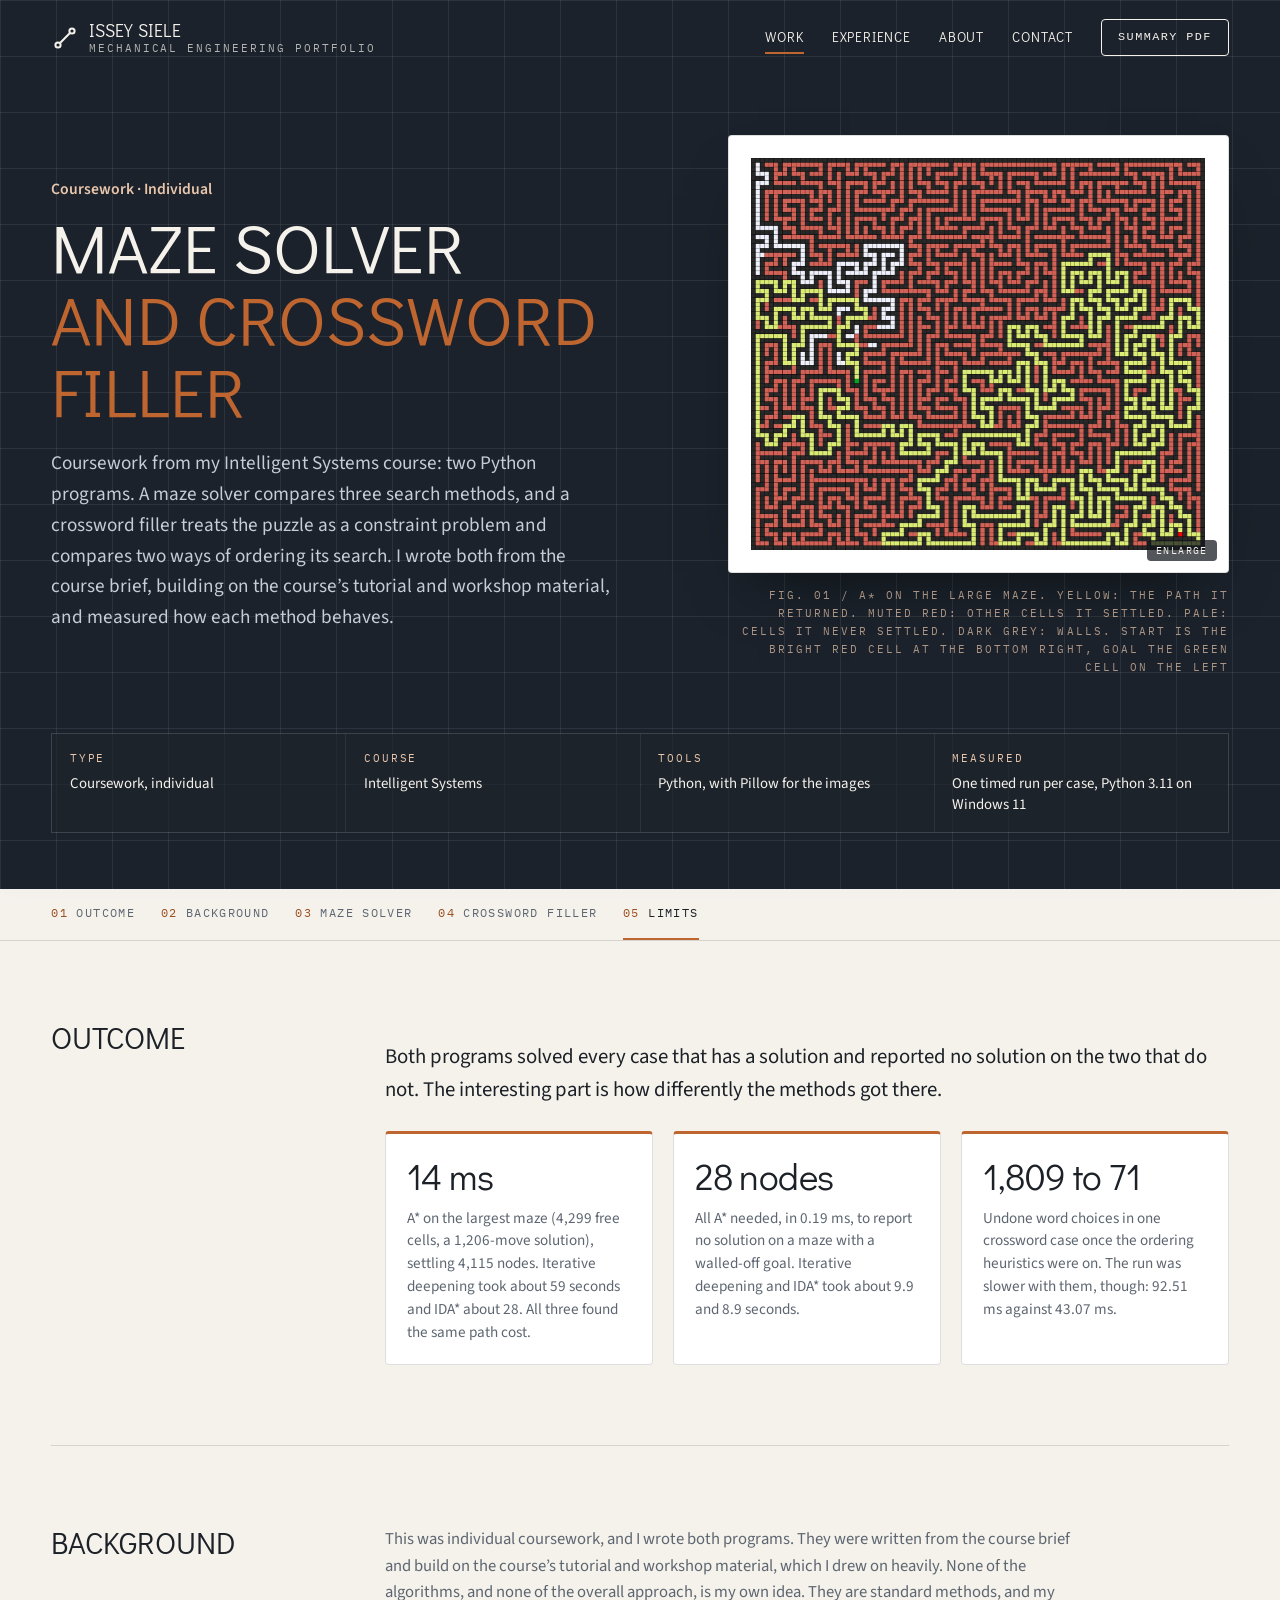
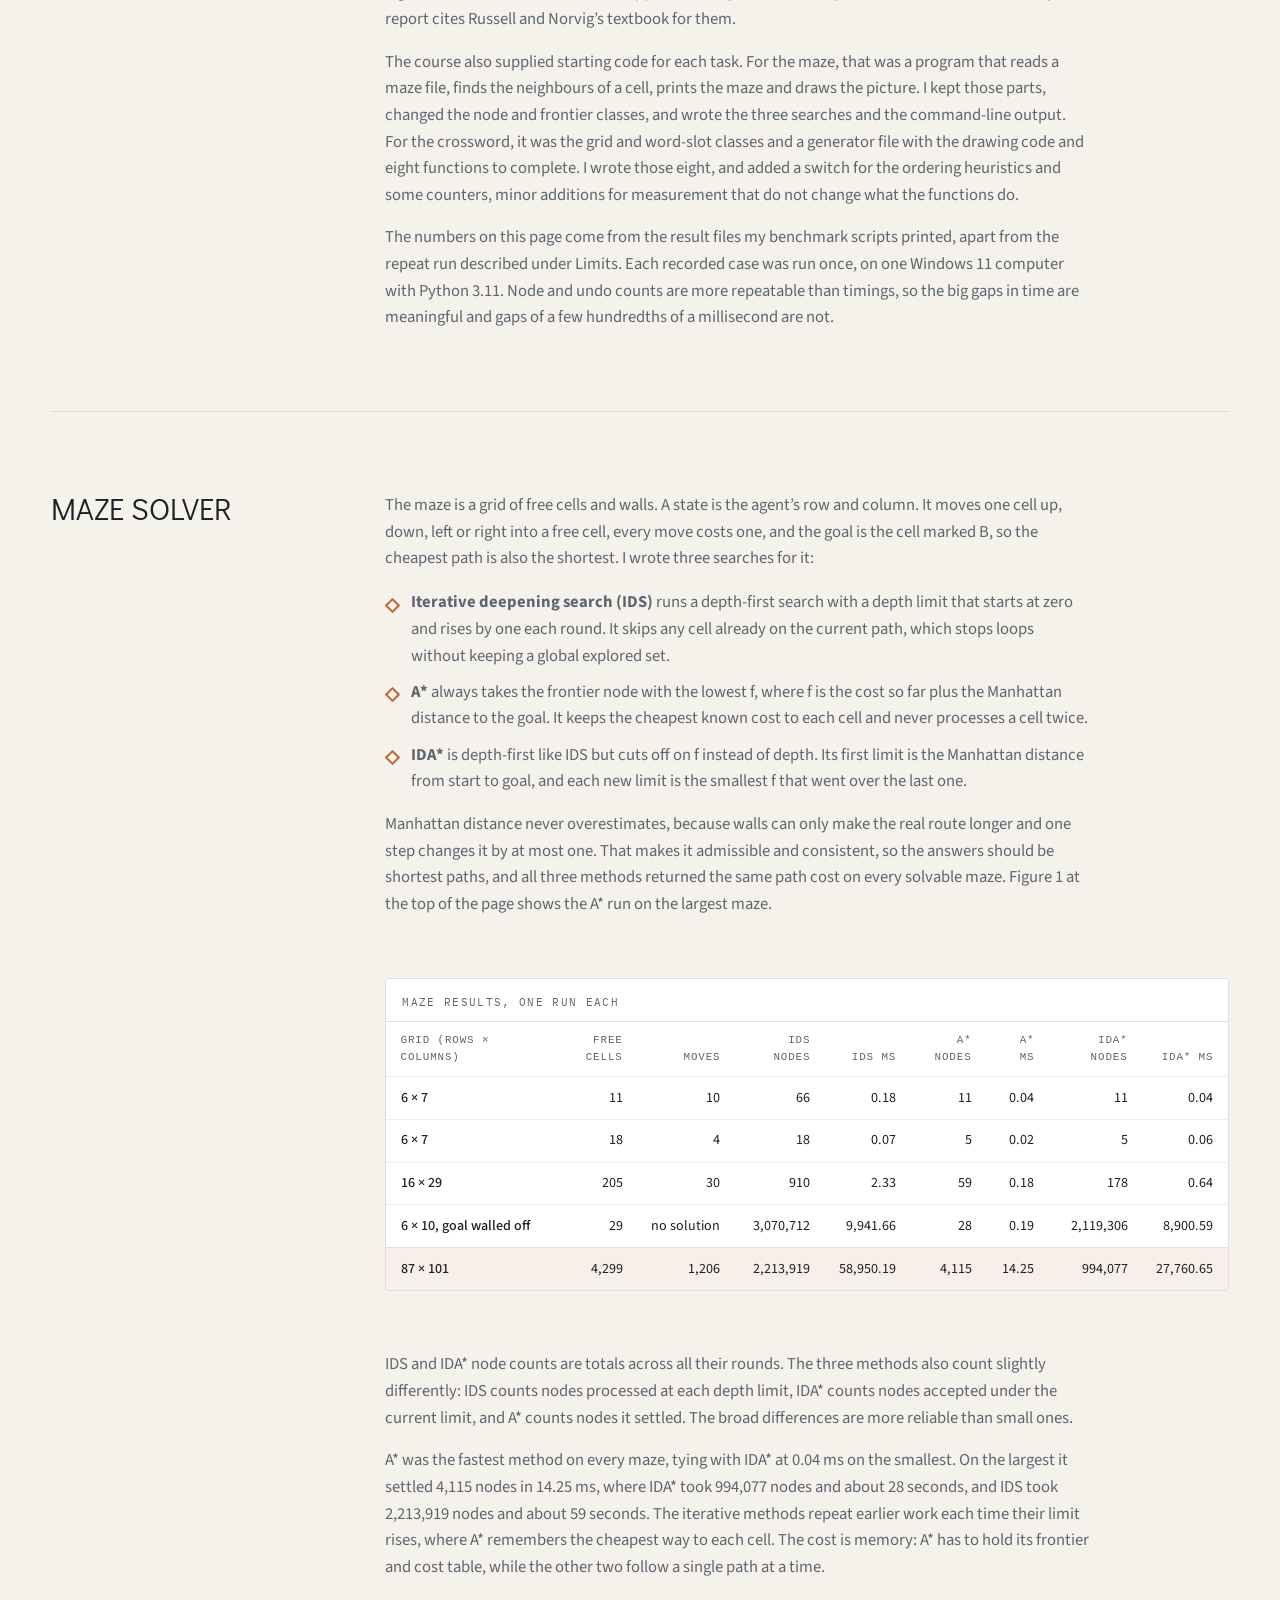
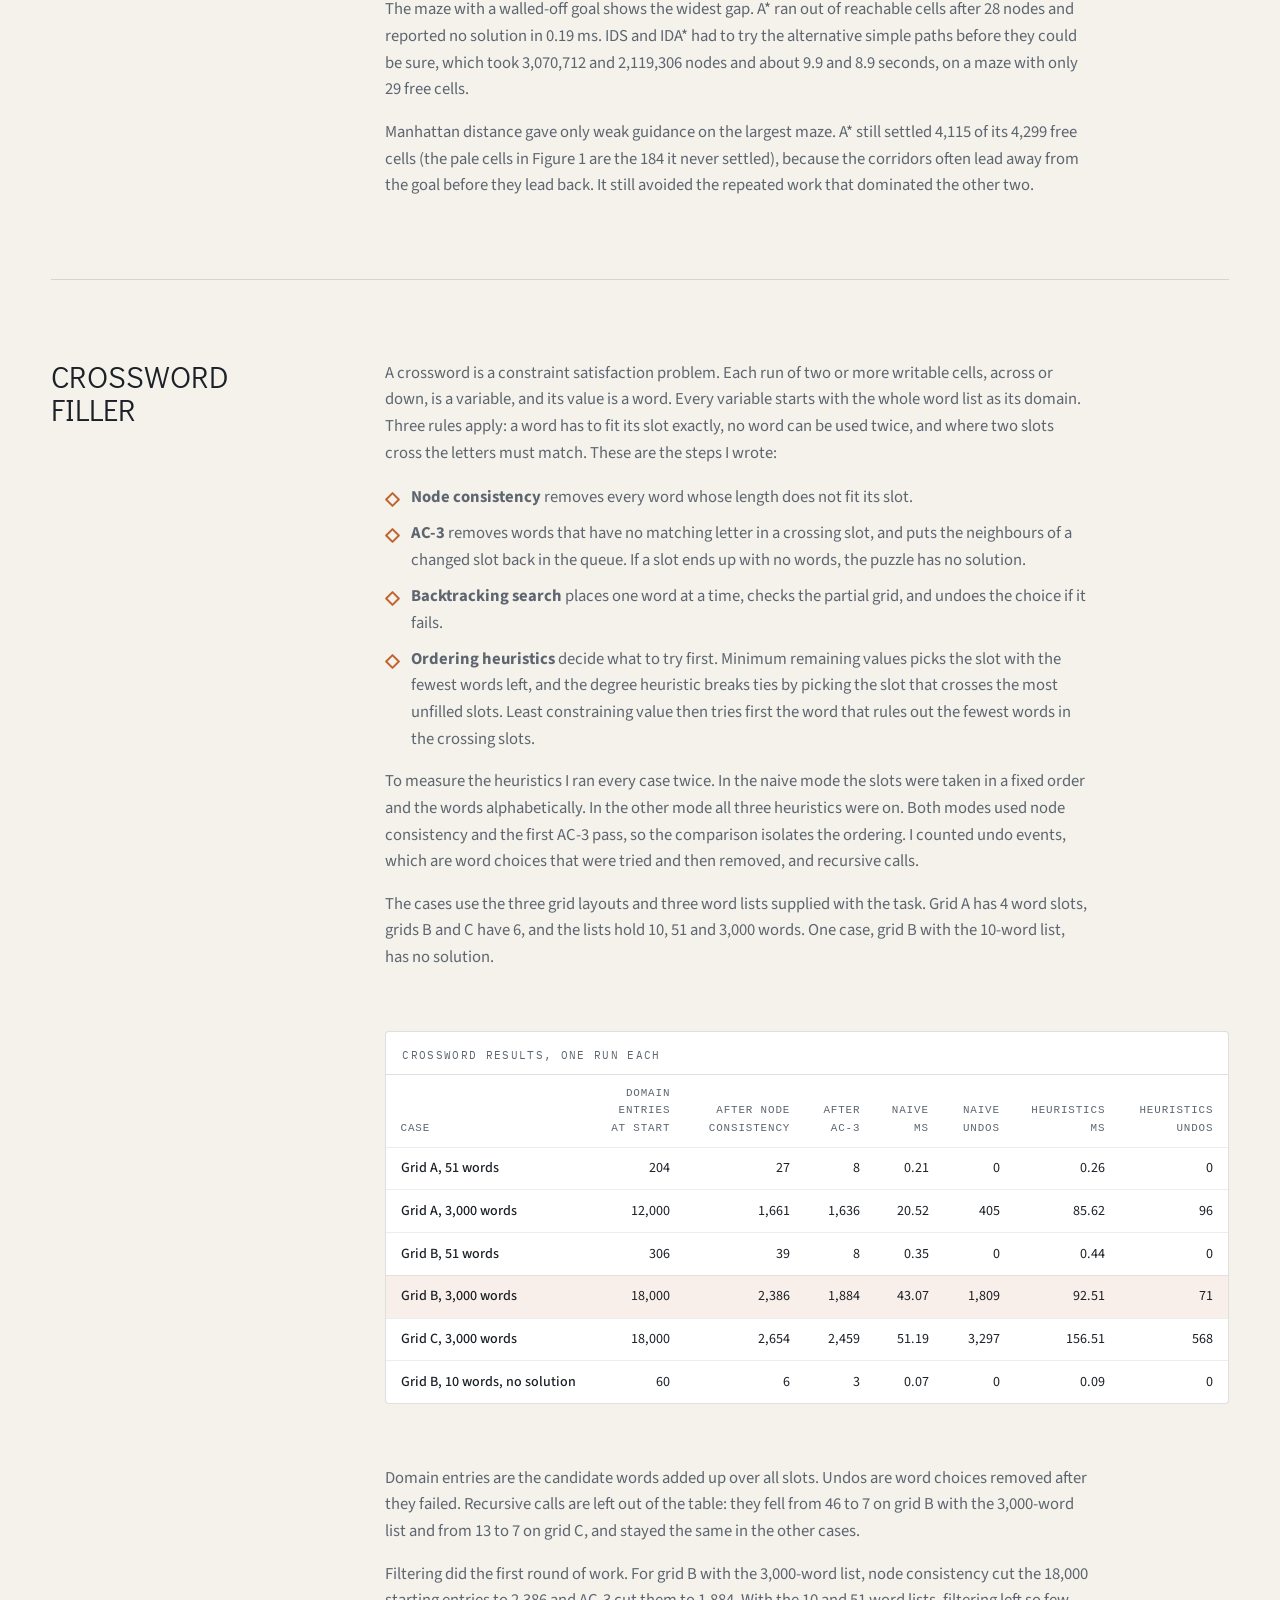
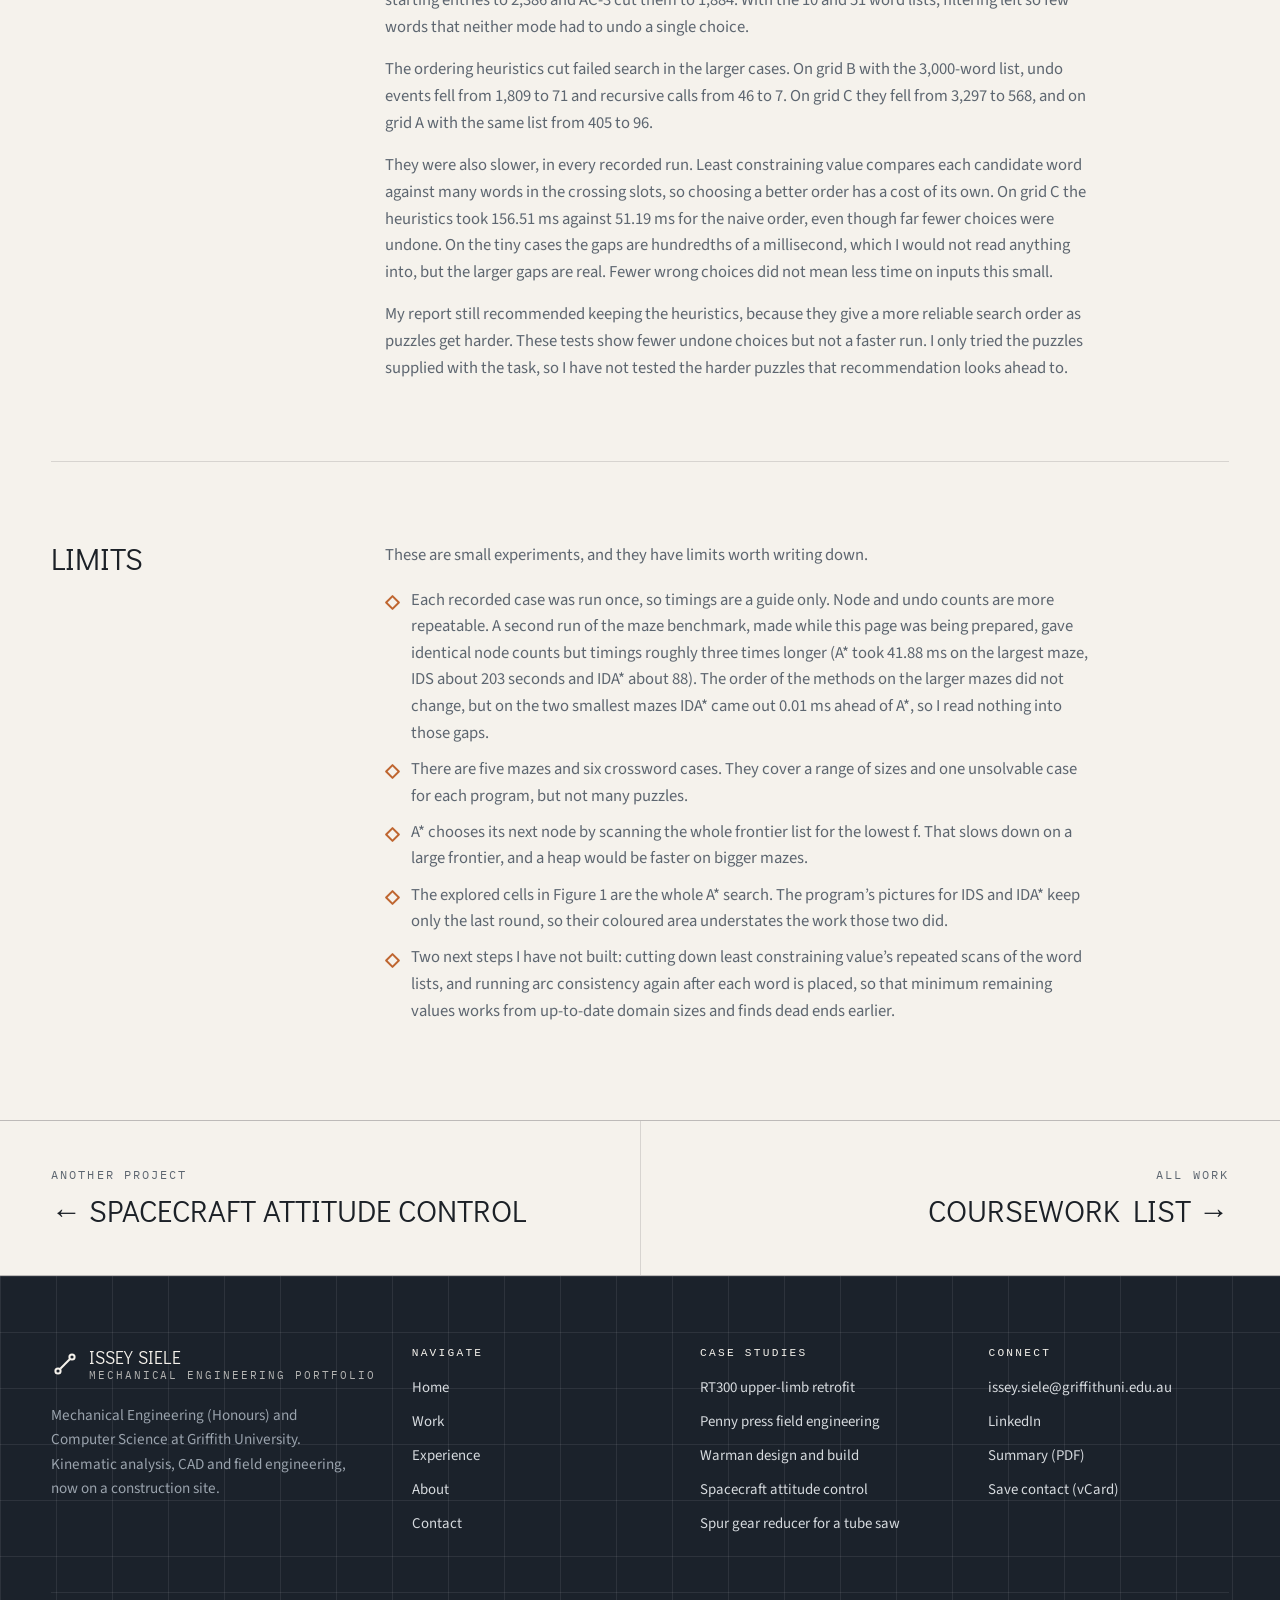
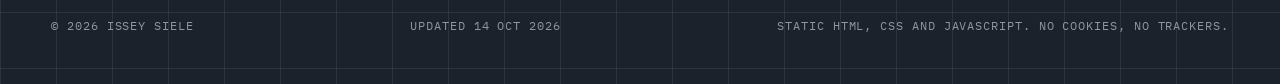
<file: project-search.html>
<!DOCTYPE html>
<html lang="en-AU">
<head>
  <meta charset="utf-8">
  <meta name="viewport" content="width=device-width, initial-scale=1">
  <title>Maze Solver and Crossword Filler | Issey Siele</title>
  <meta name="description" content="Coursework: two Python programs, a maze solver that compares iterative deepening, A* and IDA*, and a crossword filler built on node consistency, AC-3 and backtracking with ordering heuristics, with measured results.">
  <meta name="author" content="Issey Siele">
  <link rel="canonical" href="https://isseysiele.github.io/portfolio/project-search.html">
  <meta name="theme-color" content="#1b222b">
  <meta property="og:type" content="article">
  <meta property="og:site_name" content="Issey Siele">
  <meta property="og:locale" content="en_AU">
  <meta property="og:title" content="Maze Solver and Crossword Filler | Issey Siele">
  <meta property="og:description" content="Coursework: a maze solver comparing iterative deepening, A* and IDA*, and a crossword filler using AC-3 and backtracking, with measured results.">
  <meta property="og:url" content="https://isseysiele.github.io/portfolio/project-search.html">
  <meta property="og:image" content="https://isseysiele.github.io/portfolio/assets/og/og-default.jpg">
  <meta property="og:image:width" content="1200">
  <meta property="og:image:height" content="630">
  <meta property="og:image:alt" content="Issey Siele, mechanical engineering portfolio">
  <meta name="twitter:card" content="summary_large_image">
  <link rel="icon" href="favicon.ico" sizes="32x32">
  <link rel="icon" href="icon.svg" type="image/svg+xml">
  <link rel="apple-touch-icon" href="apple-touch-icon.png">
  <link rel="manifest" href="site.webmanifest">
  <link rel="preload" href="assets/fonts/didact-gothic-latin-400-normal.woff2" as="font" type="font/woff2" crossorigin>
  <link rel="preload" href="assets/fonts/source-sans-3-latin-400-normal.woff2" as="font" type="font/woff2" crossorigin>
  <link rel="stylesheet" href="styles.css?v=20261007">
  <style>
    /* Sections with a wide results table: text blocks stay at reading width, the table uses the full column. */
    .stack > * + * { margin-top: 1.1rem; }
    .stack > .table-wrap, .stack > .table-wrap + * { margin-top: clamp(1.4rem, 3vw, 2rem); }
  </style>
  <script>document.documentElement.classList.add('js');</script>
  <script defer src="script.js?v=20261007"></script>
  <script type="application/ld+json">{"@context": "https://schema.org", "@graph": [{"@type": "Person", "@id": "https://isseysiele.github.io/portfolio/#person", "name": "Issey Siele", "url": "https://isseysiele.github.io/portfolio/", "image": "https://isseysiele.github.io/portfolio/assets/img/about-portrait.webp", "jobTitle": "Construction Cadet", "worksFor": {"@type": "Organization", "name": "Binah Construction"}, "affiliation": {"@type": "CollegeOrUniversity", "name": "Griffith University"}, "knowsAbout": ["Mechanical engineering", "Kinematic analysis", "SolidWorks", "Mechanism analysis", "Field service engineering", "Construction programming", "Python", "MATLAB", "Data science"], "knowsLanguage": ["en", "ti"], "address": {"@type": "PostalAddress", "addressLocality": "Brisbane", "addressRegion": "QLD", "addressCountry": "AU"}, "sameAs": ["https://www.linkedin.com/in/isseysiele/"]}, {"@type": "WebSite", "@id": "https://isseysiele.github.io/portfolio/#website", "url": "https://isseysiele.github.io/portfolio/", "name": "Issey Siele, Mechanical Engineering Portfolio", "inLanguage": "en-AU", "author": {"@id": "https://isseysiele.github.io/portfolio/#person"}}, {"@type": "Article", "@id": "https://isseysiele.github.io/portfolio/project-search.html#page", "url": "https://isseysiele.github.io/portfolio/project-search.html", "name": "Maze Solver and Crossword Filler | Issey Siele", "description": "Coursework: two Python programs, a maze solver that compares iterative deepening, A* and IDA*, and a crossword filler built on node consistency, AC-3 and backtracking with ordering heuristics, with measured results.", "isPartOf": {"@id": "https://isseysiele.github.io/portfolio/#website"}, "inLanguage": "en-AU", "datePublished": "2026-10-13", "dateModified": "2026-10-14", "headline": "Maze Solver and Crossword Filler", "author": {"@id": "https://isseysiele.github.io/portfolio/#person"}, "image": "https://isseysiele.github.io/portfolio/assets/og/og-default.jpg"}, {"@type": "BreadcrumbList", "itemListElement": [{"@type": "ListItem", "position": 1, "name": "Home", "item": "https://isseysiele.github.io/portfolio/"}, {"@type": "ListItem", "position": 2, "name": "Work", "item": "https://isseysiele.github.io/portfolio/portfolio.html"}, {"@type": "ListItem", "position": 3, "name": "Maze solver and crossword filler", "item": "https://isseysiele.github.io/portfolio/project-search.html"}]}]}</script>
</head>
<body>
  <a class="skip-link" href="#main">Skip to content</a>
  <header class="site-header site-header--light">
    <a class="brand" href="index.html" aria-label="Issey Siele, home">
      <svg class="brand__mark" viewBox="0 0 28 28" fill="none" aria-hidden="true"><circle cx="7" cy="21" r="2.6" stroke-width="2"/><circle cx="21" cy="7" r="2.6" stroke-width="2"/><line x1="9.3" y1="18.8" x2="18.7" y2="9.2" stroke-width="2"/></svg>
      <span>
        <span class="brand__name">Issey Siele</span>
        <span class="brand__sub">Mechanical Engineering Portfolio</span>
      </span>
    </a>
    <button class="menu-toggle" type="button" aria-expanded="false" aria-controls="site-nav"><span class="menu-toggle__bars" aria-hidden="true"></span><span class="visually-hidden">Open menu</span></button>
    <nav class="site-nav" id="site-nav" aria-label="Primary">
      <a href="portfolio.html" aria-current="true">Work</a><a href="experience.html">Experience</a><a href="about.html">About</a><a href="contact.html">Contact</a><a class="site-nav__cta" href="resume.html">Summary PDF</a>
    </nav>
  </header>

  <main id="main">
    <section class="cs-hero blueprint" aria-labelledby="cs-title">
      <div class="cs-hero__inner">
        <div class="reveal">
          <p class="eyebrow">Coursework &middot; Individual</p>
          <h1 id="cs-title">Maze solver<em>and crossword filler</em></h1>
          <p class="cs-hero__lede">Coursework from my Intelligent Systems course: two Python programs. A maze solver compares three search methods, and a crossword filler treats the puzzle as a constraint problem and compares two ways of ordering its search. I wrote both from the course brief, building on the course&rsquo;s tutorial and workshop material, and measured how each method behaves.</p>
        </div>
        <figure class="cs-hero__figure reveal">
          <div class="sheet fig__frame"><button type="button" class="zoom" data-full="assets/img/search-maze-astar.webp" data-caption="Fig. 01 / A* on the large maze, 87 by 101 cells. Yellow: the path A* returned. Muted red: other cells it settled. Pale: cells it never settled. Dark grey: walls" aria-label="Enlarge: Picture of an 87 by 101 maze after an A* search. Dark grey walls form winding corridors. Most open cells are muted red, meaning A* settled them. A long yellow path winds from a bright red start cell at the bottom right to a green goal cell left of centre, and a block of pale cells at the top left was never settled."><img src="assets/img/search-maze-astar.webp" width="1600" height="1378" alt="Picture of an 87 by 101 maze after an A* search. Dark grey walls form winding corridors. Most open cells are muted red, meaning A* settled them. A long yellow path winds from a bright red start cell at the bottom right to a green goal cell left of centre, and a block of pale cells at the top left was never settled." fetchpriority="high" decoding="async"><span class="zoom__hint" aria-hidden="true">Enlarge</span></button></div>
          <figcaption class="figcap--light">Fig. 01 / A* on the large maze. Yellow: the path it returned. Muted red: other cells it settled. Pale: cells it never settled. Dark grey: walls. Start is the bright red cell at the bottom right, goal the green cell on the left</figcaption>
        </figure>
      </div>
      <dl class="glance reveal">
        <div><dt>Type</dt><dd>Coursework, individual</dd></div>
        <div><dt>Course</dt><dd>Intelligent Systems</dd></div>
        <div><dt>Tools</dt><dd>Python, with Pillow for the images</dd></div>
        <div><dt>Measured</dt><dd>One timed run per case, Python 3.11 on Windows 11</dd></div>
      </dl>
    </section>

    <nav class="cs-nav" aria-label="Case study sections">
      <ol>
        <li><a href="#outcome">Outcome</a></li>
        <li><a href="#background">Background</a></li>
        <li><a href="#maze">Maze solver</a></li>
        <li><a href="#crossword">Crossword filler</a></li>
        <li><a href="#limits">Limits</a></li>
      </ol>
    </nav>

    <div class="frame">
      <section class="cs-section" id="outcome" aria-labelledby="h-outcome">
        <div class="cs-grid">
          <div class="cs-grid__label"><h2 id="h-outcome">Outcome</h2></div>
          <div>
            <p class="lead reveal">Both programs solved every case that has a solution and reported no solution on the two that do not. The interesting part is how differently the methods got there.</p>
            <ul class="outcomes" style="margin-top:1.6rem">
              <li class="outcome reveal"><span class="outcome__value">14&nbsp;ms</span><span class="outcome__label">A* on the largest maze (4,299 free cells, a 1,206-move solution), settling 4,115 nodes. Iterative deepening took about 59 seconds and IDA* about 28. All three found the same path cost.</span></li>
              <li class="outcome reveal"><span class="outcome__value">28 nodes</span><span class="outcome__label">All A* needed, in 0.19 ms, to report no solution on a maze with a walled-off goal. Iterative deepening and IDA* took about 9.9 and 8.9 seconds.</span></li>
              <li class="outcome reveal"><span class="outcome__value">1,809 to 71</span><span class="outcome__label">Undone word choices in one crossword case once the ordering heuristics were on. The run was slower with them, though: 92.51 ms against 43.07 ms.</span></li>
            </ul>
          </div>
        </div>
      </section>

      <section class="cs-section" id="background" aria-labelledby="h-background">
        <div class="cs-grid">
          <div class="cs-grid__label"><h2 id="h-background">Background</h2></div>
          <div class="prose reveal">
            <p>This was individual coursework, and I wrote both programs. They were written from the course brief and build on the course&rsquo;s tutorial and workshop material, which I drew on heavily. None of the algorithms, and none of the overall approach, is my own idea. They are standard methods, and my report cites Russell and Norvig&rsquo;s textbook for them.</p>
            <p>The course also supplied starting code for each task. For the maze, that was a program that reads a maze file, finds the neighbours of a cell, prints the maze and draws the picture. I kept those parts, changed the node and frontier classes, and wrote the three searches and the command-line output. For the crossword, it was the grid and word-slot classes and a generator file with the drawing code and eight functions to complete. I wrote those eight, and added a switch for the ordering heuristics and some counters, minor additions for measurement that do not change what the functions do.</p>
            <p>The numbers on this page come from the result files my benchmark scripts printed, apart from the repeat run described under Limits. Each recorded case was run once, on one Windows 11 computer with Python 3.11. Node and undo counts are more repeatable than timings, so the big gaps in time are meaningful and gaps of a few hundredths of a millisecond are not.</p>
          </div>
        </div>
      </section>

      <section class="cs-section" id="maze" aria-labelledby="h-maze">
        <div class="cs-grid">
          <div class="cs-grid__label"><h2 id="h-maze">Maze solver</h2></div>
          <div class="stack">
            <div class="prose reveal">
              <p>The maze is a grid of free cells and walls. A state is the agent&rsquo;s row and column. It moves one cell up, down, left or right into a free cell, every move costs one, and the goal is the cell marked B, so the cheapest path is also the shortest. I wrote three searches for it:</p>
              <ul>
                <li><b>Iterative deepening search (IDS)</b> runs a depth-first search with a depth limit that starts at zero and rises by one each round. It skips any cell already on the current path, which stops loops without keeping a global explored set.</li>
                <li><b>A*</b> always takes the frontier node with the lowest f, where f is the cost so far plus the Manhattan distance to the goal. It keeps the cheapest known cost to each cell and never processes a cell twice.</li>
                <li><b>IDA*</b> is depth-first like IDS but cuts off on f instead of depth. Its first limit is the Manhattan distance from start to goal, and each new limit is the smallest f that went over the last one.</li>
              </ul>
              <p>Manhattan distance never overestimates, because walls can only make the real route longer and one step changes it by at most one. That makes it admissible and consistent, so the answers should be shortest paths, and all three methods returned the same path cost on every solvable maze. Figure 1 at the top of the page shows the A* run on the largest maze.</p>
            </div>
            <div class="table-wrap reveal"><table class="data-table"><caption>Maze results, one run each</caption>
              <thead><tr><th scope="col">Grid (rows &times; columns)</th><th scope="col">Free cells</th><th scope="col">Moves</th><th scope="col">IDS nodes</th><th scope="col">IDS ms</th><th scope="col">A* nodes</th><th scope="col">A* ms</th><th scope="col">IDA* nodes</th><th scope="col">IDA* ms</th></tr></thead>
              <tbody>
                <tr><th scope="row">6 &times; 7</th><td>11</td><td>10</td><td>66</td><td>0.18</td><td>11</td><td>0.04</td><td>11</td><td>0.04</td></tr>
                <tr><th scope="row">6 &times; 7</th><td>18</td><td>4</td><td>18</td><td>0.07</td><td>5</td><td>0.02</td><td>5</td><td>0.06</td></tr>
                <tr><th scope="row">16 &times; 29</th><td>205</td><td>30</td><td>910</td><td>2.33</td><td>59</td><td>0.18</td><td>178</td><td>0.64</td></tr>
                <tr><th scope="row">6 &times; 10, goal walled off</th><td>29</td><td>no solution</td><td>3,070,712</td><td>9,941.66</td><td>28</td><td>0.19</td><td>2,119,306</td><td>8,900.59</td></tr>
                <tr class="is-key"><th scope="row">87 &times; 101</th><td>4,299</td><td>1,206</td><td>2,213,919</td><td>58,950.19</td><td>4,115</td><td>14.25</td><td>994,077</td><td>27,760.65</td></tr>
              </tbody>
            </table></div>
            <div class="prose reveal">
              <p>IDS and IDA* node counts are totals across all their rounds. The three methods also count slightly differently: IDS counts nodes processed at each depth limit, IDA* counts nodes accepted under the current limit, and A* counts nodes it settled. The broad differences are more reliable than small ones.</p>
              <p>A* was the fastest method on every maze, tying with IDA* at 0.04 ms on the smallest. On the largest it settled 4,115 nodes in 14.25 ms, where IDA* took 994,077 nodes and about 28 seconds, and IDS took 2,213,919 nodes and about 59 seconds. The iterative methods repeat earlier work each time their limit rises, where A* remembers the cheapest way to each cell. The cost is memory: A* has to hold its frontier and cost table, while the other two follow a single path at a time.</p>
              <p>The maze with a walled-off goal shows the widest gap. A* ran out of reachable cells after 28 nodes and reported no solution in 0.19 ms. IDS and IDA* had to try the alternative simple paths before they could be sure, which took 3,070,712 and 2,119,306 nodes and about 9.9 and 8.9 seconds, on a maze with only 29 free cells.</p>
              <p>Manhattan distance gave only weak guidance on the largest maze. A* still settled 4,115 of its 4,299 free cells (the pale cells in Figure 1 are the 184 it never settled), because the corridors often lead away from the goal before they lead back. It still avoided the repeated work that dominated the other two.</p>
            </div>
          </div>
        </div>
      </section>

      <section class="cs-section" id="crossword" aria-labelledby="h-crossword">
        <div class="cs-grid">
          <div class="cs-grid__label"><h2 id="h-crossword">Crossword filler</h2></div>
          <div class="stack">
            <div class="prose reveal">
              <p>A crossword is a constraint satisfaction problem. Each run of two or more writable cells, across or down, is a variable, and its value is a word. Every variable starts with the whole word list as its domain. Three rules apply: a word has to fit its slot exactly, no word can be used twice, and where two slots cross the letters must match. These are the steps I wrote:</p>
              <ul>
                <li><b>Node consistency</b> removes every word whose length does not fit its slot.</li>
                <li><b>AC-3</b> removes words that have no matching letter in a crossing slot, and puts the neighbours of a changed slot back in the queue. If a slot ends up with no words, the puzzle has no solution.</li>
                <li><b>Backtracking search</b> places one word at a time, checks the partial grid, and undoes the choice if it fails.</li>
                <li><b>Ordering heuristics</b> decide what to try first. Minimum remaining values picks the slot with the fewest words left, and the degree heuristic breaks ties by picking the slot that crosses the most unfilled slots. Least constraining value then tries first the word that rules out the fewest words in the crossing slots.</li>
              </ul>
              <p>To measure the heuristics I ran every case twice. In the naive mode the slots were taken in a fixed order and the words alphabetically. In the other mode all three heuristics were on. Both modes used node consistency and the first AC-3 pass, so the comparison isolates the ordering. I counted undo events, which are word choices that were tried and then removed, and recursive calls.</p>
              <p>The cases use the three grid layouts and three word lists supplied with the task. Grid A has 4 word slots, grids B and C have 6, and the lists hold 10, 51 and 3,000 words. One case, grid B with the 10-word list, has no solution.</p>
            </div>
            <div class="table-wrap reveal"><table class="data-table"><caption>Crossword results, one run each</caption>
              <thead><tr><th scope="col">Case</th><th scope="col">Domain entries at start</th><th scope="col">After node consistency</th><th scope="col">After AC-3</th><th scope="col">Naive ms</th><th scope="col">Naive undos</th><th scope="col">Heuristics ms</th><th scope="col">Heuristics undos</th></tr></thead>
              <tbody>
                <tr><th scope="row">Grid A, 51 words</th><td>204</td><td>27</td><td>8</td><td>0.21</td><td>0</td><td>0.26</td><td>0</td></tr>
                <tr><th scope="row">Grid A, 3,000 words</th><td>12,000</td><td>1,661</td><td>1,636</td><td>20.52</td><td>405</td><td>85.62</td><td>96</td></tr>
                <tr><th scope="row">Grid B, 51 words</th><td>306</td><td>39</td><td>8</td><td>0.35</td><td>0</td><td>0.44</td><td>0</td></tr>
                <tr class="is-key"><th scope="row">Grid B, 3,000 words</th><td>18,000</td><td>2,386</td><td>1,884</td><td>43.07</td><td>1,809</td><td>92.51</td><td>71</td></tr>
                <tr><th scope="row">Grid C, 3,000 words</th><td>18,000</td><td>2,654</td><td>2,459</td><td>51.19</td><td>3,297</td><td>156.51</td><td>568</td></tr>
                <tr><th scope="row">Grid B, 10 words, no solution</th><td>60</td><td>6</td><td>3</td><td>0.07</td><td>0</td><td>0.09</td><td>0</td></tr>
              </tbody>
            </table></div>
            <div class="prose reveal">
              <p>Domain entries are the candidate words added up over all slots. Undos are word choices removed after they failed. Recursive calls are left out of the table: they fell from 46 to 7 on grid B with the 3,000-word list and from 13 to 7 on grid C, and stayed the same in the other cases.</p>
              <p>Filtering did the first round of work. For grid B with the 3,000-word list, node consistency cut the 18,000 starting entries to 2,386 and AC-3 cut them to 1,884. With the 10 and 51 word lists, filtering left so few words that neither mode had to undo a single choice.</p>
              <p>The ordering heuristics cut failed search in the larger cases. On grid B with the 3,000-word list, undo events fell from 1,809 to 71 and recursive calls from 46 to 7. On grid C they fell from 3,297 to 568, and on grid A with the same list from 405 to 96.</p>
              <p>They were also slower, in every recorded run. Least constraining value compares each candidate word against many words in the crossing slots, so choosing a better order has a cost of its own. On grid C the heuristics took 156.51 ms against 51.19 ms for the naive order, even though far fewer choices were undone. On the tiny cases the gaps are hundredths of a millisecond, which I would not read anything into, but the larger gaps are real. Fewer wrong choices did not mean less time on inputs this small.</p>
              <p>My report still recommended keeping the heuristics, because they give a more reliable search order as puzzles get harder. These tests show fewer undone choices but not a faster run. I only tried the puzzles supplied with the task, so I have not tested the harder puzzles that recommendation looks ahead to.</p>
            </div>
          </div>
        </div>
      </section>

      <section class="cs-section" id="limits" aria-labelledby="h-limits">
        <div class="cs-grid">
          <div class="cs-grid__label"><h2 id="h-limits">Limits</h2></div>
          <div class="prose reveal">
            <p>These are small experiments, and they have limits worth writing down.</p>
            <ul>
              <li>Each recorded case was run once, so timings are a guide only. Node and undo counts are more repeatable. A second run of the maze benchmark, made while this page was being prepared, gave identical node counts but timings roughly three times longer (A* took 41.88 ms on the largest maze, IDS about 203 seconds and IDA* about 88). The order of the methods on the larger mazes did not change, but on the two smallest mazes IDA* came out 0.01 ms ahead of A*, so I read nothing into those gaps.</li>
              <li>There are five mazes and six crossword cases. They cover a range of sizes and one unsolvable case for each program, but not many puzzles.</li>
              <li>A* chooses its next node by scanning the whole frontier list for the lowest f. That slows down on a large frontier, and a heap would be faster on bigger mazes.</li>
              <li>The explored cells in Figure 1 are the whole A* search. The program&rsquo;s pictures for IDS and IDA* keep only the last round, so their coloured area understates the work those two did.</li>
              <li>Two next steps I have not built: cutting down least constraining value&rsquo;s repeated scans of the word lists, and running arc consistency again after each word is placed, so that minimum remaining values works from up-to-date domain sizes and finds dead ends earlier.</li>
            </ul>
          </div>
        </div>
      </section>
    </div>

    <nav class="cs-pager" aria-label="More work">
      <a href="project-spacecraft.html"><span>Another project</span><strong>&larr; Spacecraft attitude control</strong></a>
      <a href="portfolio.html#coursework"><span>All work</span><strong>Coursework list &rarr;</strong></a>
    </nav>
  </main>

  <footer class="site-footer blueprint">
    <div class="site-footer__inner">
      <div>
        <a class="brand" href="index.html">
          <svg class="brand__mark" viewBox="0 0 28 28" fill="none" aria-hidden="true"><circle cx="7" cy="21" r="2.6" stroke-width="2"/><circle cx="21" cy="7" r="2.6" stroke-width="2"/><line x1="9.3" y1="18.8" x2="18.7" y2="9.2" stroke-width="2"/></svg>
          <span>
            <span class="brand__name">Issey Siele</span>
            <span class="brand__sub">Mechanical Engineering Portfolio</span>
          </span>
        </a>
        <p class="site-footer__tagline">Mechanical Engineering (Honours) and Computer Science at Griffith University. Kinematic analysis, CAD and field engineering, now on a construction site.</p>
      </div>
      <div class="site-footer__col">
        <h2 class="site-footer__heading">Navigate</h2>
        <ul>
          <li><a href="index.html">Home</a></li>
          <li><a href="portfolio.html">Work</a></li>
          <li><a href="experience.html">Experience</a></li>
          <li><a href="about.html">About</a></li>
          <li><a href="contact.html">Contact</a></li>
        </ul>
      </div>
      <div class="site-footer__col">
        <h2 class="site-footer__heading">Case studies</h2>
        <ul>
          <li><a href="project-rt300.html">RT300 upper-limb retrofit</a></li>
          <li><a href="project-nosense.html">Penny press field engineering</a></li>
          <li><a href="project-warman.html">Warman design and build</a></li>
          <li><a href="project-spacecraft.html">Spacecraft attitude control</a></li>
          <li><a href="project-gearbox.html">Spur gear reducer for a tube saw</a></li>
        </ul>
      </div>
      <div class="site-footer__col">
        <h2 class="site-footer__heading">Connect</h2>
        <ul>
          <li><a href="&#109;&#97;&#105;&#108;&#116;&#111;&#58;&#105;&#115;&#115;&#101;&#121;&#46;&#115;&#105;&#101;&#108;&#101;&#64;&#103;&#114;&#105;&#102;&#102;&#105;&#116;&#104;&#117;&#110;&#105;&#46;&#101;&#100;&#117;&#46;&#97;&#117;">&#105;&#115;&#115;&#101;&#121;&#46;&#115;&#105;&#101;&#108;&#101;&#64;&#103;&#114;&#105;&#102;&#102;&#105;&#116;&#104;&#117;&#110;&#105;&#46;&#101;&#100;&#117;&#46;&#97;&#117;</a></li>
          <li><a href="https://www.linkedin.com/in/isseysiele/" rel="noopener">LinkedIn</a></li>
          <li><a href="assets/docs/Issey-Siele-Portfolio-Summary.pdf" download>Summary (PDF)</a></li>
          <li><a href="assets/docs/issey-siele.vcf" download>Save contact (vCard)</a></li>
        </ul>
      </div>
    </div>
    <div class="site-footer__bottom">
      <span>&copy; 2026 Issey Siele</span>
      <span>Updated <time datetime="2026-10-14">14 Oct 2026</time></span>
      <span>Static HTML, CSS and JavaScript. No cookies, no trackers.</span>
    </div>
  </footer>
</body>
</html>
</file>
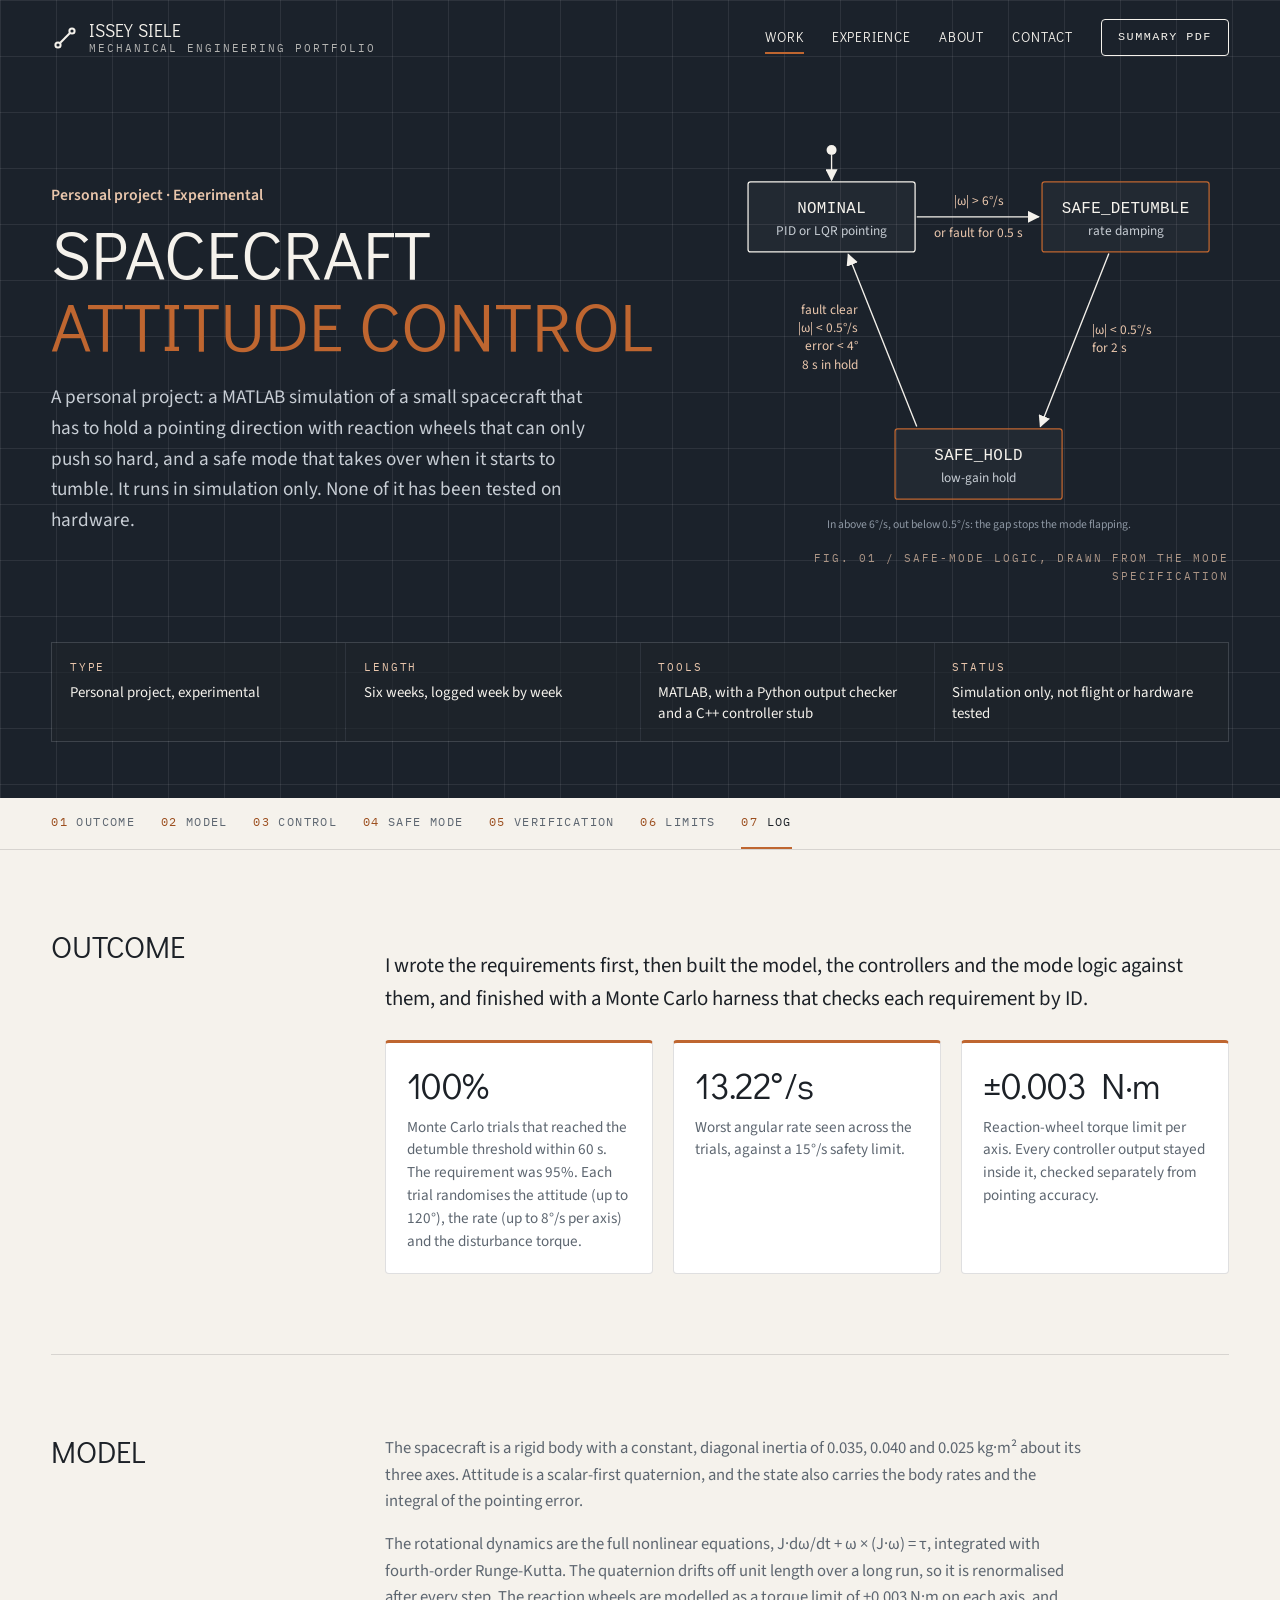
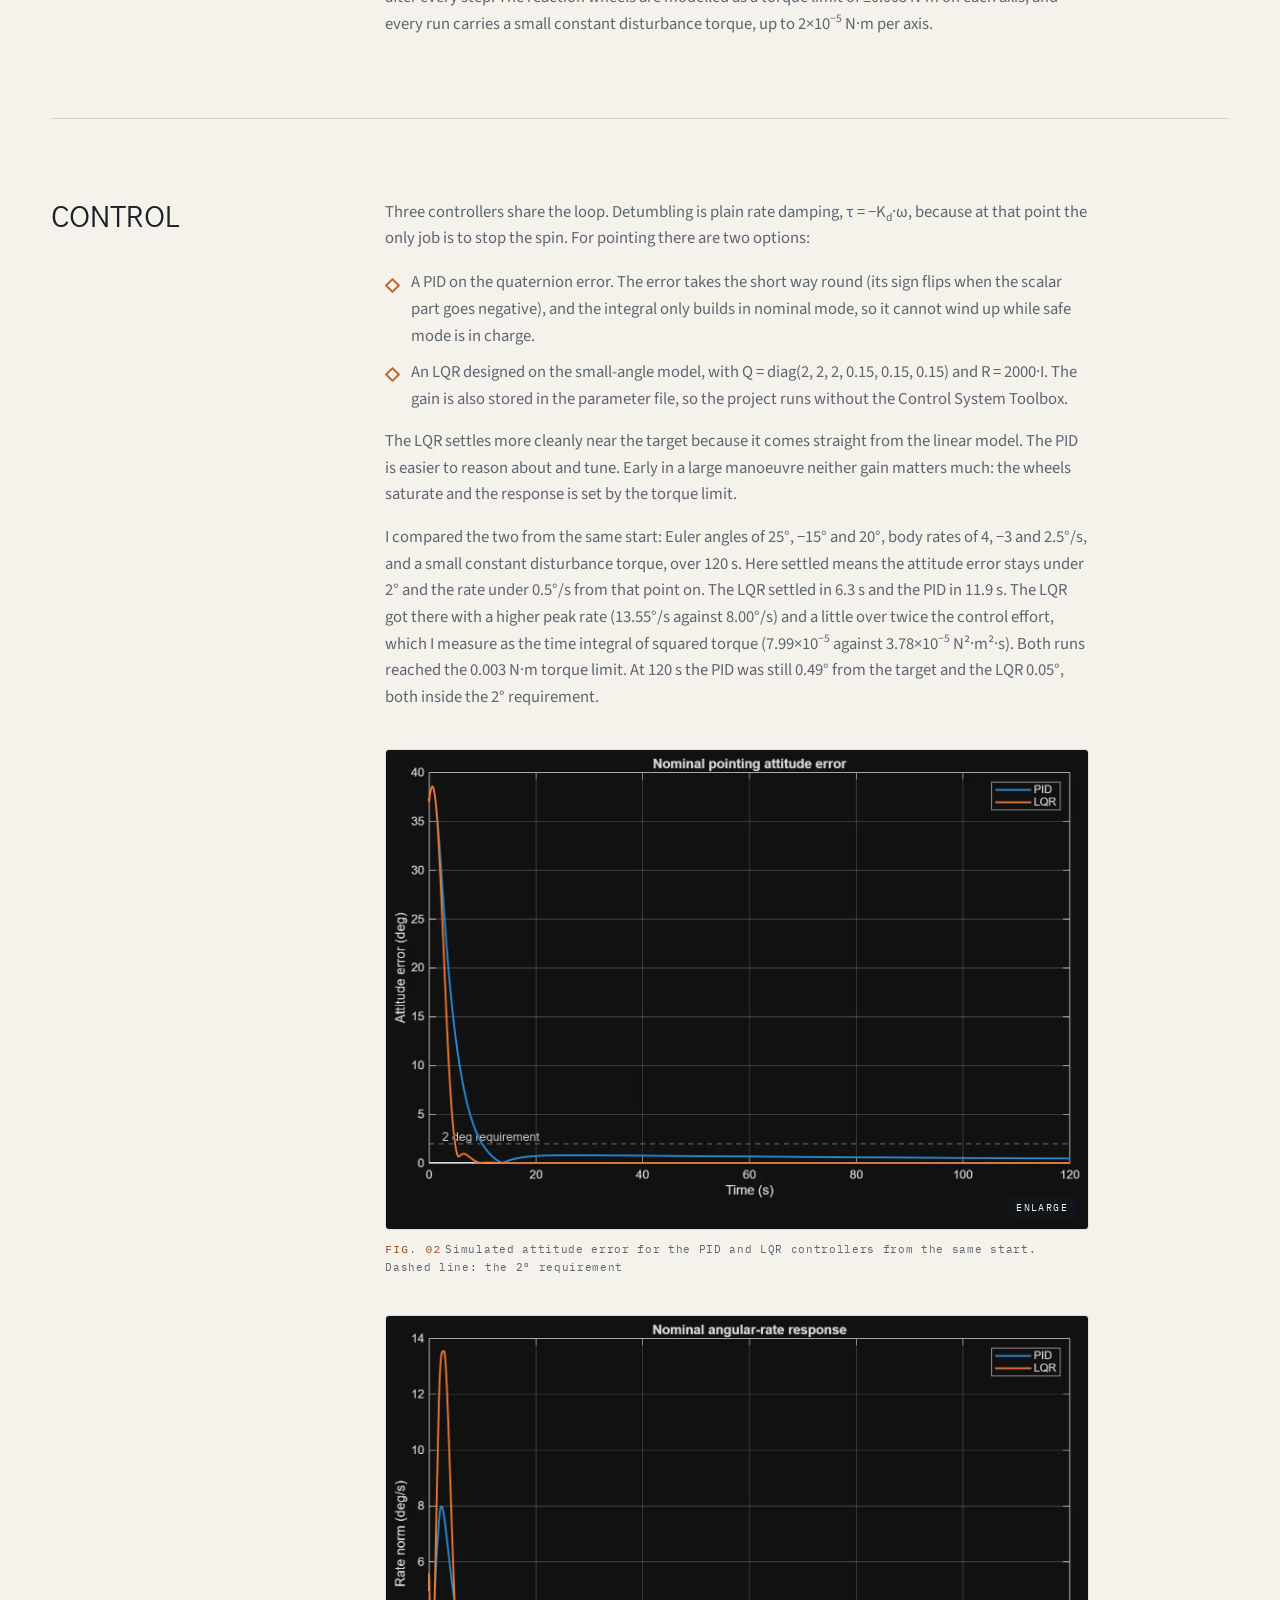
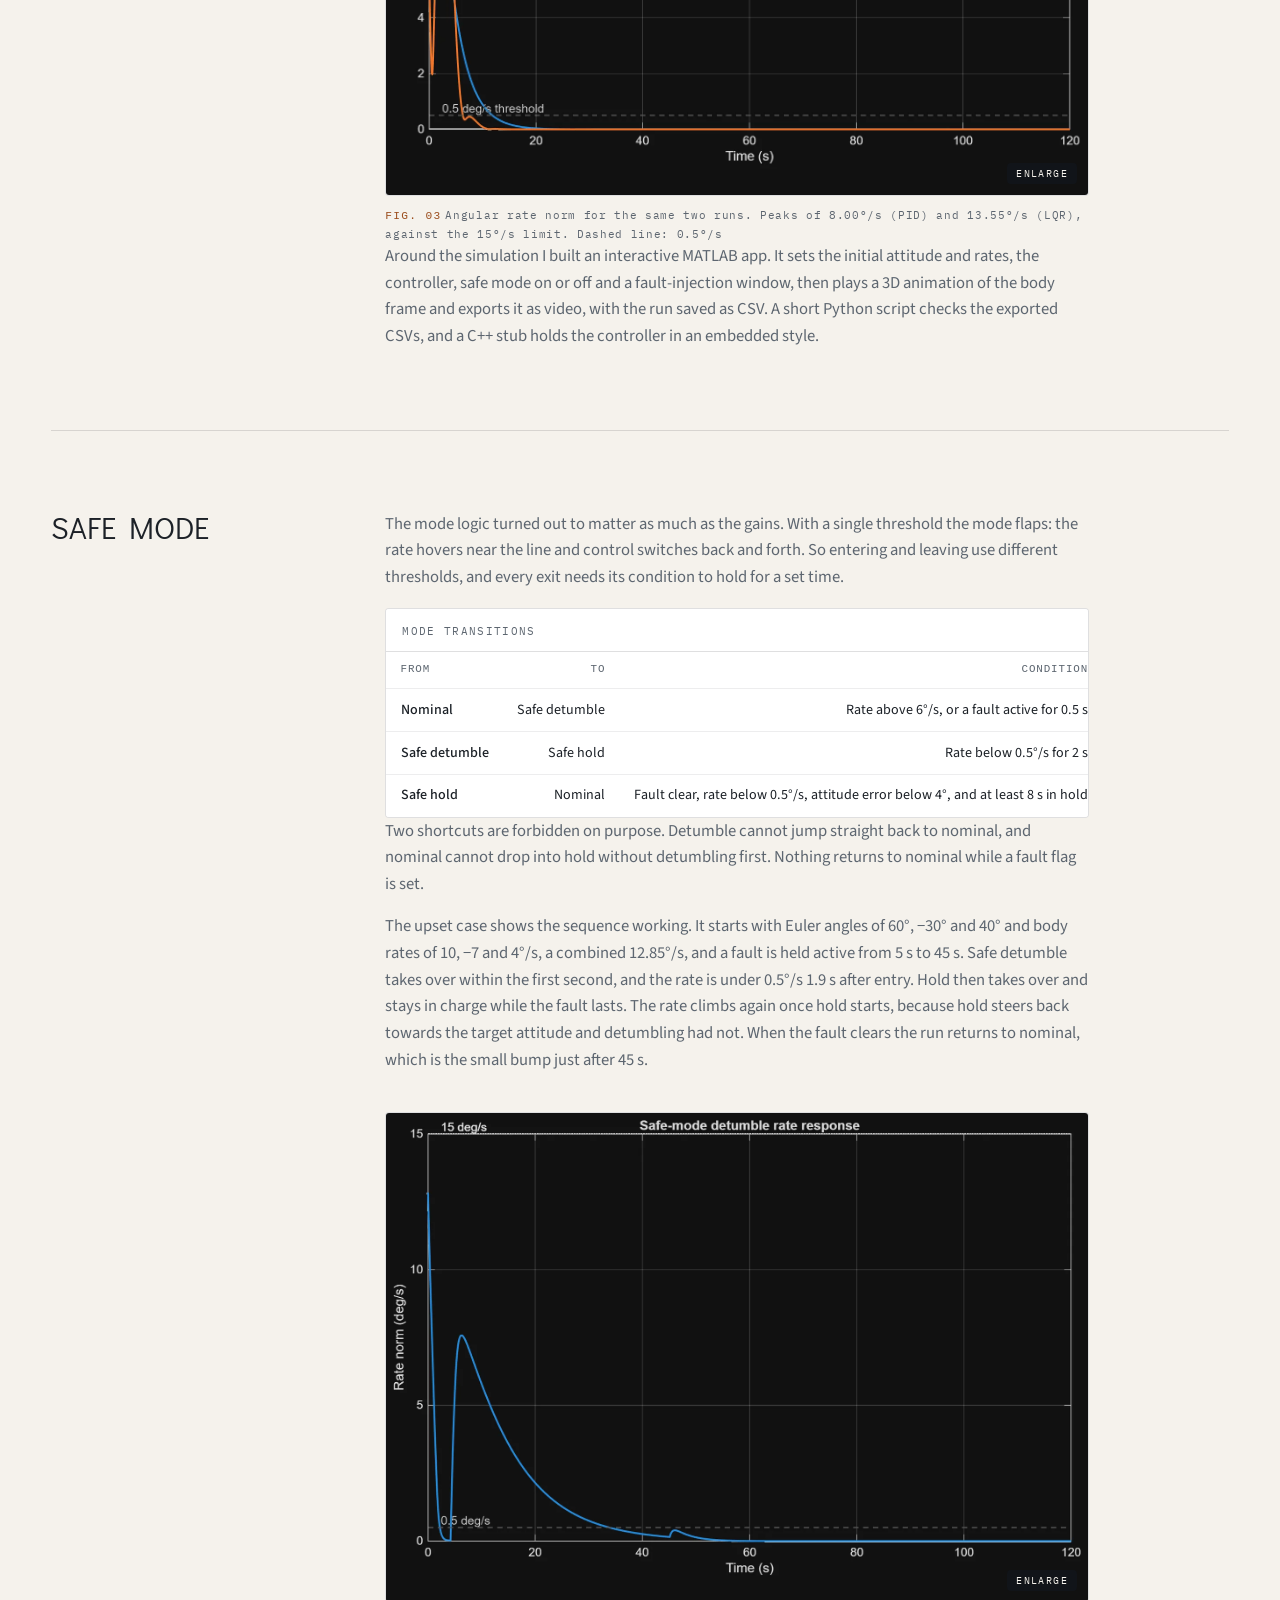
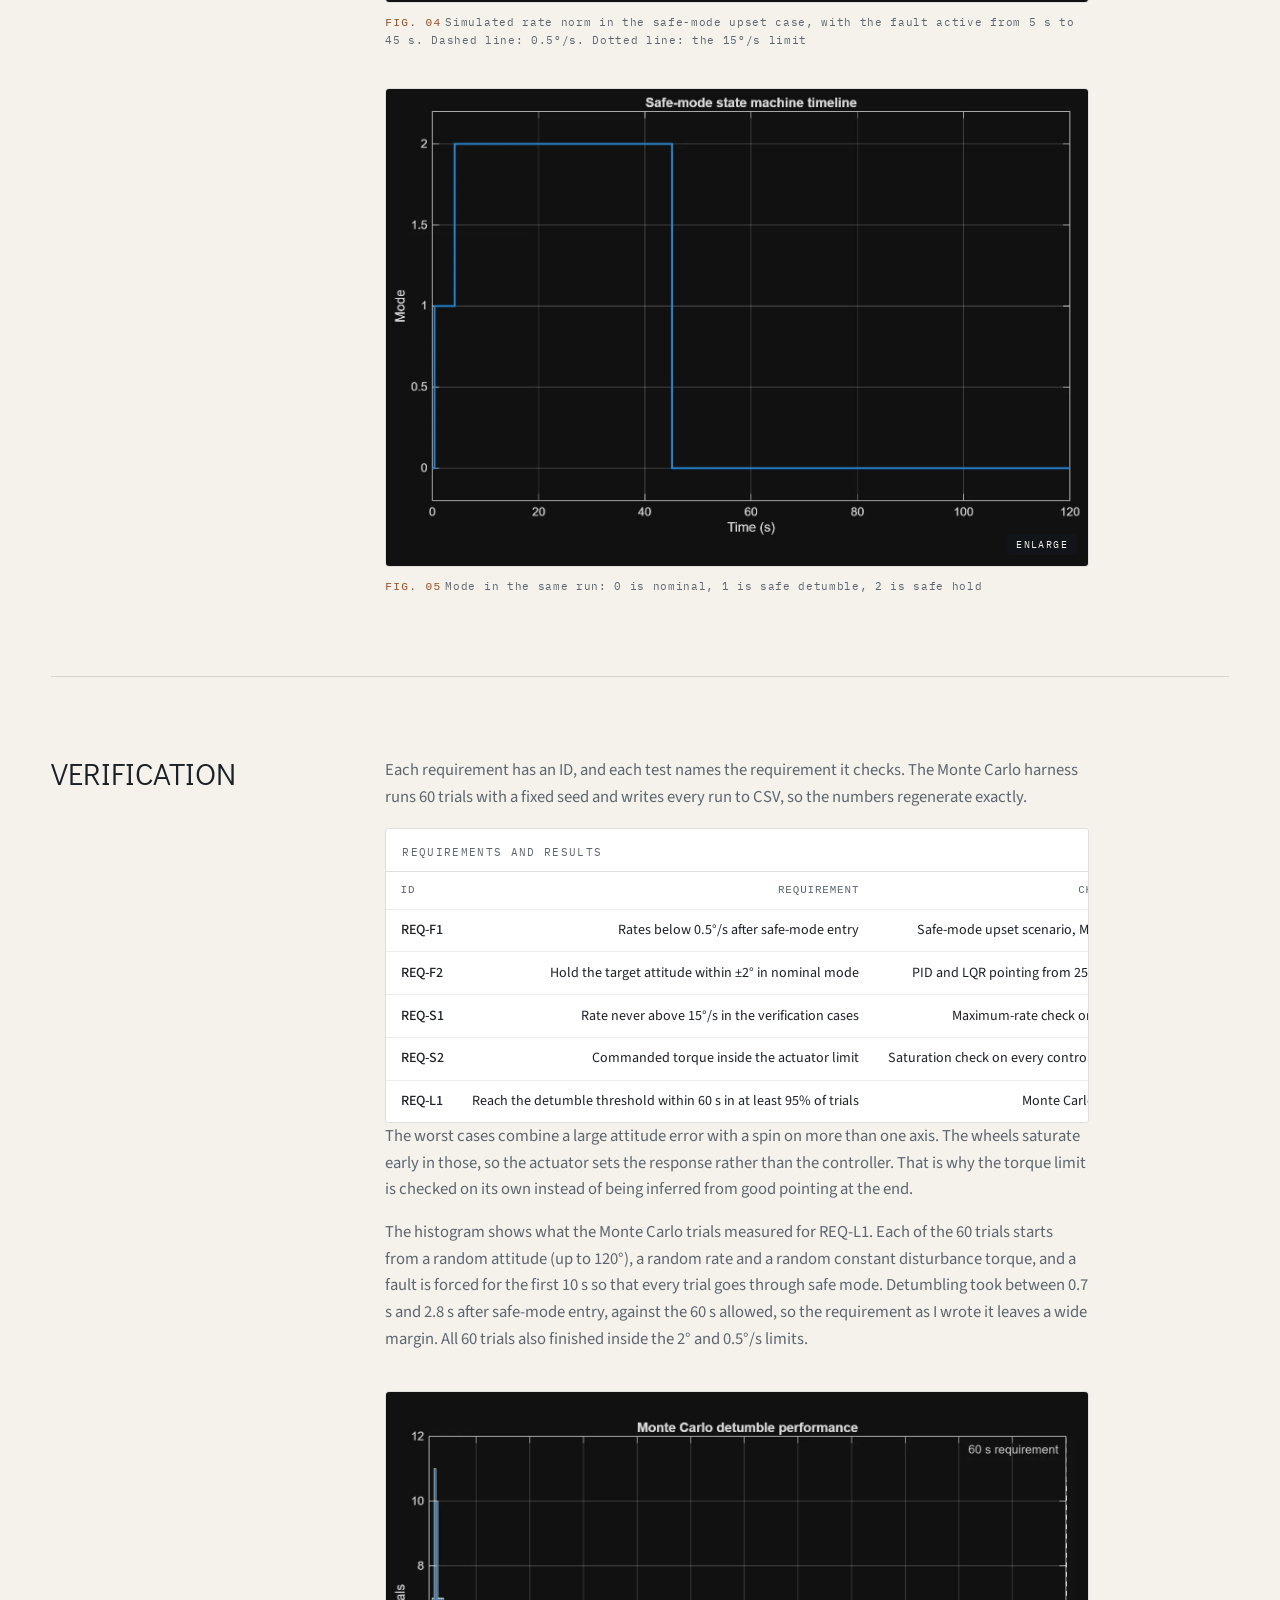
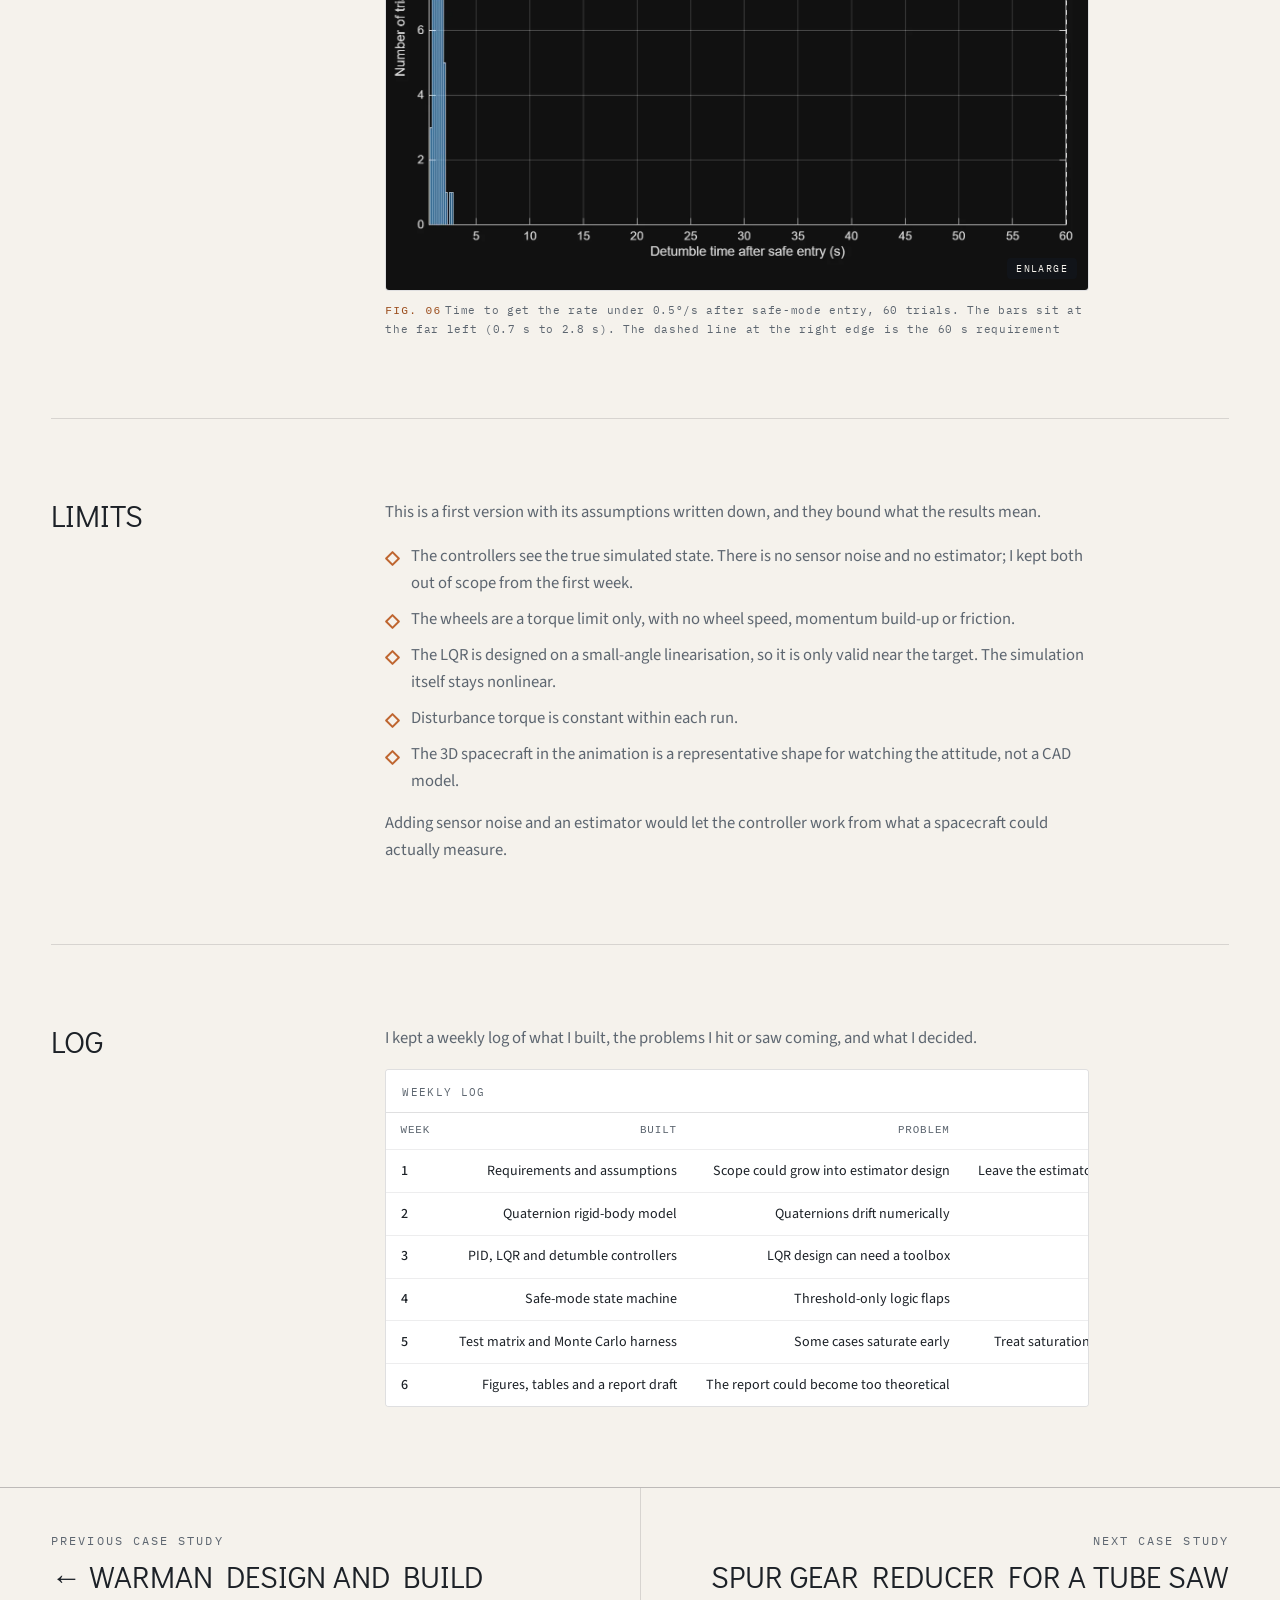
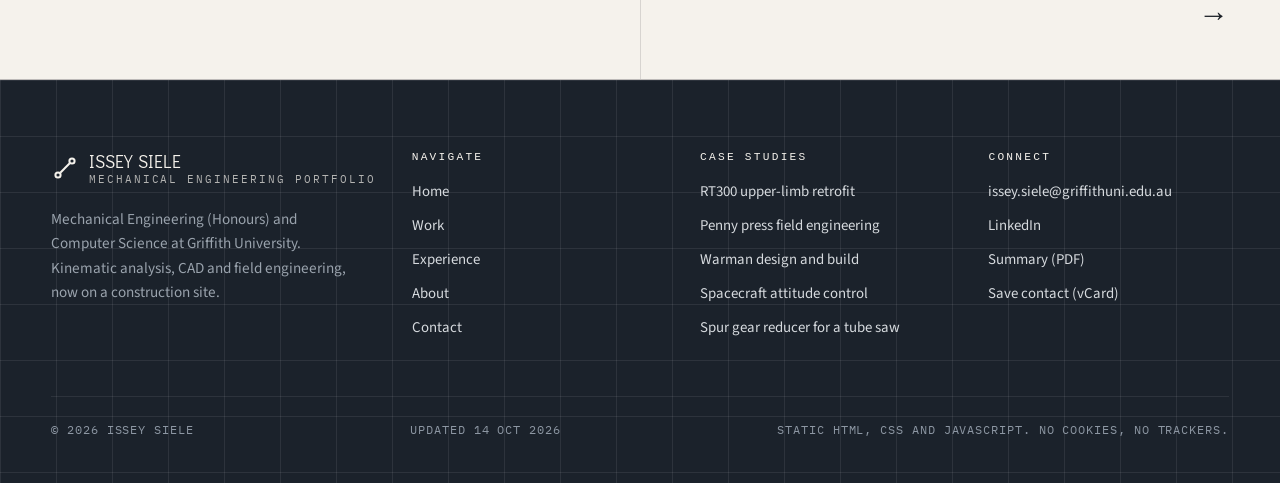
<file: project-spacecraft.html>
<!DOCTYPE html>
<html lang="en-AU">
<head>
  <meta charset="utf-8">
  <meta name="viewport" content="width=device-width, initial-scale=1">
  <title>Spacecraft Attitude Control | Issey Siele</title>
  <meta name="description" content="Experimental side project: a MATLAB attitude-control simulation of a small spacecraft with torque-limited reaction wheels, PID and LQR pointing, a safe mode with hysteresis, and Monte Carlo verification against written requirements.">
  <meta name="author" content="Issey Siele">
  <link rel="canonical" href="https://isseysiele.github.io/portfolio/project-spacecraft.html">
  <meta name="theme-color" content="#1b222b">
  <meta property="og:type" content="article">
  <meta property="og:site_name" content="Issey Siele">
  <meta property="og:locale" content="en_AU">
  <meta property="og:title" content="Spacecraft Attitude Control | Issey Siele">
  <meta property="og:description" content="Experimental side project: a MATLAB attitude-control simulation with PID and LQR pointing, a safe mode with hysteresis, and Monte Carlo verification.">
  <meta property="og:url" content="https://isseysiele.github.io/portfolio/project-spacecraft.html">
  <meta property="og:image" content="https://isseysiele.github.io/portfolio/assets/og/og-default.jpg">
  <meta property="og:image:width" content="1200">
  <meta property="og:image:height" content="630">
  <meta property="og:image:alt" content="Issey Siele, mechanical engineering portfolio">
  <meta name="twitter:card" content="summary_large_image">
  <link rel="icon" href="favicon.ico" sizes="32x32">
  <link rel="icon" href="icon.svg" type="image/svg+xml">
  <link rel="apple-touch-icon" href="apple-touch-icon.png">
  <link rel="manifest" href="site.webmanifest">
  <link rel="preload" href="assets/fonts/didact-gothic-latin-400-normal.woff2" as="font" type="font/woff2" crossorigin>
  <link rel="preload" href="assets/fonts/source-sans-3-latin-400-normal.woff2" as="font" type="font/woff2" crossorigin>
  <link rel="stylesheet" href="styles.css?v=20261007">
  <script>document.documentElement.classList.add('js');</script>
  <script defer src="script.js?v=20261007"></script>
  <script type="application/ld+json">{"@context": "https://schema.org", "@graph": [{"@type": "Person", "@id": "https://isseysiele.github.io/portfolio/#person", "name": "Issey Siele", "url": "https://isseysiele.github.io/portfolio/", "image": "https://isseysiele.github.io/portfolio/assets/img/about-portrait.webp", "jobTitle": "Construction Cadet", "worksFor": {"@type": "Organization", "name": "Binah Construction"}, "affiliation": {"@type": "CollegeOrUniversity", "name": "Griffith University"}, "knowsAbout": ["Mechanical engineering", "Kinematic analysis", "SolidWorks", "Mechanism analysis", "Field service engineering", "Construction programming", "Python", "MATLAB", "Data science"], "knowsLanguage": ["en", "ti"], "address": {"@type": "PostalAddress", "addressLocality": "Brisbane", "addressRegion": "QLD", "addressCountry": "AU"}, "sameAs": ["https://www.linkedin.com/in/isseysiele/"]}, {"@type": "WebSite", "@id": "https://isseysiele.github.io/portfolio/#website", "url": "https://isseysiele.github.io/portfolio/", "name": "Issey Siele, Mechanical Engineering Portfolio", "inLanguage": "en-AU", "author": {"@id": "https://isseysiele.github.io/portfolio/#person"}}, {"@type": "Article", "@id": "https://isseysiele.github.io/portfolio/project-spacecraft.html#page", "url": "https://isseysiele.github.io/portfolio/project-spacecraft.html", "name": "Spacecraft Attitude Control | Issey Siele", "description": "Experimental side project: a MATLAB attitude-control simulation of a small spacecraft with torque-limited reaction wheels, PID and LQR pointing, a safe mode with hysteresis, and Monte Carlo verification against written requirements.", "isPartOf": {"@id": "https://isseysiele.github.io/portfolio/#website"}, "inLanguage": "en-AU", "dateModified": "2026-10-14", "headline": "Spacecraft Attitude Control", "author": {"@id": "https://isseysiele.github.io/portfolio/#person"}, "image": "https://isseysiele.github.io/portfolio/assets/og/og-default.jpg"}, {"@type": "BreadcrumbList", "itemListElement": [{"@type": "ListItem", "position": 1, "name": "Home", "item": "https://isseysiele.github.io/portfolio/"}, {"@type": "ListItem", "position": 2, "name": "Work", "item": "https://isseysiele.github.io/portfolio/portfolio.html"}, {"@type": "ListItem", "position": 3, "name": "Spacecraft attitude control", "item": "https://isseysiele.github.io/portfolio/project-spacecraft.html"}]}]}</script>
</head>
<body>
  <a class="skip-link" href="#main">Skip to content</a>
  <header class="site-header site-header--light">
    <a class="brand" href="index.html" aria-label="Issey Siele, home">
      <svg class="brand__mark" viewBox="0 0 28 28" fill="none" aria-hidden="true"><circle cx="7" cy="21" r="2.6" stroke-width="2"/><circle cx="21" cy="7" r="2.6" stroke-width="2"/><line x1="9.3" y1="18.8" x2="18.7" y2="9.2" stroke-width="2"/></svg>
      <span>
        <span class="brand__name">Issey Siele</span>
        <span class="brand__sub">Mechanical Engineering Portfolio</span>
      </span>
    </a>
    <button class="menu-toggle" type="button" aria-expanded="false" aria-controls="site-nav"><span class="menu-toggle__bars" aria-hidden="true"></span><span class="visually-hidden">Open menu</span></button>
    <nav class="site-nav" id="site-nav" aria-label="Primary">
      <a href="portfolio.html" aria-current="true">Work</a><a href="experience.html">Experience</a><a href="about.html">About</a><a href="contact.html">Contact</a><a class="site-nav__cta" href="resume.html">Summary PDF</a>
    </nav>
  </header>

  <main id="main">
    <section class="cs-hero blueprint" aria-labelledby="cs-title">
      <div class="cs-hero__inner">
        <div class="reveal">
          <p class="eyebrow">Personal project &middot; Experimental</p>
          <h1 id="cs-title">Spacecraft<em>attitude control</em></h1>
          <p class="cs-hero__lede">A personal project: a MATLAB simulation of a small spacecraft that has to hold a pointing direction with reaction wheels that can only push so hard, and a safe mode that takes over when it starts to tumble. It runs in simulation only. None of it has been tested on hardware.</p>
        </div>
        <figure class="cs-hero__figure reveal">
          <svg class="modes" viewBox="0 0 600 480" role="img" aria-labelledby="modes-title modes-desc">
            <title id="modes-title">Safe-mode state machine</title>
            <desc id="modes-desc">Three modes. Nominal goes to safe detumble when the rate passes 6 degrees per second or a fault lasts 0.5 seconds. Safe detumble goes to safe hold when the rate stays below 0.5 degrees per second for 2 seconds. Safe hold returns to nominal when the fault is clear, the rate is below 0.5 degrees per second, the attitude error is below 4 degrees and 8 seconds have passed in hold.</desc>
            <defs><marker id="md-head" viewBox="0 0 10 10" refX="9" refY="5" markerWidth="9" markerHeight="9" orient="auto-start-reverse"><path class="md-head" d="M0 0 10 5 0 10z"/></marker></defs>
            <circle class="md-start" cx="124" cy="18" r="6"/>
            <line class="md-edge" x1="124" y1="24" x2="124" y2="54" marker-end="url(#md-head)"/>
            <rect class="md-box" x="24" y="56" width="200" height="84" rx="3"/>
            <text class="md-name" x="124" y="93">NOMINAL</text>
            <text class="md-sub" x="124" y="120">PID or LQR pointing</text>
            <rect class="md-box md-box--safe" x="376" y="56" width="200" height="84" rx="3"/>
            <text class="md-name" x="476" y="93">SAFE_DETUMBLE</text>
            <text class="md-sub" x="476" y="120">rate damping</text>
            <rect class="md-box md-box--safe" x="200" y="352" width="200" height="84" rx="3"/>
            <text class="md-name" x="300" y="389">SAFE_HOLD</text>
            <text class="md-sub" x="300" y="416">low-gain hold</text>
            <line class="md-edge" x1="226" y1="98" x2="372" y2="98" marker-end="url(#md-head)"/>
            <text class="md-cond" x="300" y="84">|&omega;| &gt; 6&deg;/s</text>
            <text class="md-cond" x="300" y="122">or fault for 0.5 s</text>
            <line class="md-edge" x1="456" y1="142" x2="374" y2="349" marker-end="url(#md-head)"/>
            <text class="md-cond md-cond--start" x="436" y="238">|&omega;| &lt; 0.5&deg;/s</text>
            <text class="md-cond md-cond--start" x="436" y="260">for 2 s</text>
            <line class="md-edge" x1="226" y1="349" x2="144" y2="143" marker-end="url(#md-head)"/>
            <text class="md-cond md-cond--end" x="156" y="214">fault clear</text>
            <text class="md-cond md-cond--end" x="156" y="236">|&omega;| &lt; 0.5&deg;/s</text>
            <text class="md-cond md-cond--end" x="156" y="258">error &lt; 4&deg;</text>
            <text class="md-cond md-cond--end" x="156" y="280">8 s in hold</text>
            <text class="md-note" x="300" y="470">In above 6&deg;/s, out below 0.5&deg;/s: the gap stops the mode flapping.</text>
          </svg>
          <figcaption class="figcap--light">Fig. 01 / Safe-mode logic, drawn from the mode specification</figcaption>
        </figure>
      </div>
      <dl class="glance reveal">
        <div><dt>Type</dt><dd>Personal project, experimental</dd></div>
        <div><dt>Length</dt><dd>Six weeks, logged week by week</dd></div>
        <div><dt>Tools</dt><dd>MATLAB, with a Python output checker and a C++ controller stub</dd></div>
        <div><dt>Status</dt><dd>Simulation only, not flight or hardware tested</dd></div>
      </dl>
    </section>

    <nav class="cs-nav" aria-label="Case study sections">
      <ol>
        <li><a href="#outcome">Outcome</a></li>
        <li><a href="#model">Model</a></li>
        <li><a href="#control">Control</a></li>
        <li><a href="#safe-mode">Safe mode</a></li>
        <li><a href="#verification">Verification</a></li>
        <li><a href="#limits">Limits</a></li>
        <li><a href="#log">Log</a></li>
      </ol>
    </nav>

    <div class="frame">
      <section class="cs-section" id="outcome" aria-labelledby="h-outcome">
        <div class="cs-grid">
          <div class="cs-grid__label"><h2 id="h-outcome">Outcome</h2></div>
          <div>
            <p class="lead reveal">I wrote the requirements first, then built the model, the controllers and the mode logic against them, and finished with a Monte Carlo harness that checks each requirement by ID.</p>
            <ul class="outcomes" style="margin-top:1.6rem">
              <li class="outcome reveal"><span class="outcome__value">100%</span><span class="outcome__label">Monte Carlo trials that reached the detumble threshold within 60 s. The requirement was 95%. Each trial randomises the attitude (up to 120&deg;), the rate (up to 8&deg;/s per axis) and the disturbance torque.</span></li>
              <li class="outcome reveal"><span class="outcome__value">13.22&deg;/s</span><span class="outcome__label">Worst angular rate seen across the trials, against a 15&deg;/s safety limit.</span></li>
              <li class="outcome reveal"><span class="outcome__value">&plusmn;0.003 N&middot;m</span><span class="outcome__label">Reaction-wheel torque limit per axis. Every controller output stayed inside it, checked separately from pointing accuracy.</span></li>
            </ul>
          </div>
        </div>
      </section>

      <section class="cs-section" id="model" aria-labelledby="h-model">
        <div class="cs-grid">
          <div class="cs-grid__label"><h2 id="h-model">Model</h2></div>
          <div class="prose reveal">
            <p>The spacecraft is a rigid body with a constant, diagonal inertia of 0.035, 0.040 and 0.025 kg&middot;m&sup2; about its three axes. Attitude is a scalar-first quaternion, and the state also carries the body rates and the integral of the pointing error.</p>
            <p>The rotational dynamics are the full nonlinear equations, J&middot;d&omega;/dt + &omega; &times; (J&middot;&omega;) = &tau;, integrated with fourth-order Runge-Kutta. The quaternion drifts off unit length over a long run, so it is renormalised after every step. The reaction wheels are modelled as a torque limit of &plusmn;0.003 N&middot;m on each axis, and every run carries a small constant disturbance torque, up to 2&times;10<sup>&minus;5</sup> N&middot;m per axis.</p>
          </div>
        </div>
      </section>

      <section class="cs-section" id="control" aria-labelledby="h-control">
        <div class="cs-grid">
          <div class="cs-grid__label"><h2 id="h-control">Control</h2></div>
          <div class="prose reveal">
            <p>Three controllers share the loop. Detumbling is plain rate damping, &tau; = &minus;K<sub>d</sub>&middot;&omega;, because at that point the only job is to stop the spin. For pointing there are two options:</p>
            <ul>
              <li>A PID on the quaternion error. The error takes the short way round (its sign flips when the scalar part goes negative), and the integral only builds in nominal mode, so it cannot wind up while safe mode is in charge.</li>
              <li>An LQR designed on the small-angle model, with Q = diag(2, 2, 2, 0.15, 0.15, 0.15) and R = 2000&middot;I. The gain is also stored in the parameter file, so the project runs without the Control System Toolbox.</li>
            </ul>
            <p>The LQR settles more cleanly near the target because it comes straight from the linear model. The PID is easier to reason about and tune. Early in a large manoeuvre neither gain matters much: the wheels saturate and the response is set by the torque limit.</p>
            <p>I compared the two from the same start: Euler angles of 25&deg;, &minus;15&deg; and 20&deg;, body rates of 4, &minus;3 and 2.5&deg;/s, and a small constant disturbance torque, over 120 s. Here settled means the attitude error stays under 2&deg; and the rate under 0.5&deg;/s from that point on. The LQR settled in 6.3 s and the PID in 11.9 s. The LQR got there with a higher peak rate (13.55&deg;/s against 8.00&deg;/s) and a little over twice the control effort, which I measure as the time integral of squared torque (7.99&times;10<sup>&minus;5</sup> against 3.78&times;10<sup>&minus;5</sup> N&sup2;&middot;m&sup2;&middot;s). Both runs reached the 0.003 N&middot;m torque limit. At 120 s the PID was still 0.49&deg; from the target and the LQR 0.05&deg;, both inside the 2&deg; requirement.</p>
            <figure class="fig fig-wide"><div class="fig__frame"><button type="button" class="zoom" data-full="assets/img/sc-nominal-attitude-error.webp" data-caption="Fig. 02 / Simulated attitude error for the PID and LQR controllers from the same start. Dashed line: the 2 degree requirement" aria-label="Enlarge: Line chart of attitude error against time over 120 seconds for the PID and LQR controllers, with a dashed line at the 2 degree requirement. Both curves start from the same error and fall; the LQR curve reaches the requirement line first, and the PID curve then decays slowly towards zero."><img src="assets/img/sc-nominal-attitude-error.webp" width="1464" height="999" alt="Line chart of attitude error against time over 120 seconds for the PID and LQR controllers, with a dashed line at the 2 degree requirement. Both curves start from the same error and fall; the LQR curve reaches the requirement line first, and the PID curve then decays slowly towards zero." loading="lazy" decoding="async"><span class="zoom__hint" aria-hidden="true">Enlarge</span></button></div><figcaption><b>Fig. 02</b>Simulated attitude error for the PID and LQR controllers from the same start. Dashed line: the 2&deg; requirement</figcaption></figure>
            <figure class="fig fig-wide"><div class="fig__frame"><button type="button" class="zoom" data-full="assets/img/sc-nominal-rate-response.webp" data-caption="Fig. 03 / Angular rate norm for the same two runs. Peaks of 8.00 and 13.55 degrees per second, against a 15 degrees per second limit" aria-label="Enlarge: Line chart of angular rate norm against time over 120 seconds for the PID and LQR controllers, with a dashed line at 0.5 degrees per second. The LQR rate rises to a higher peak than the PID rate, 13.55 against 8.00 degrees per second, then both fall to near zero."><img src="assets/img/sc-nominal-rate-response.webp" width="1464" height="999" alt="Line chart of angular rate norm against time over 120 seconds for the PID and LQR controllers, with a dashed line at 0.5 degrees per second. The LQR rate rises to a higher peak than the PID rate, 13.55 against 8.00 degrees per second, then both fall to near zero." loading="lazy" decoding="async"><span class="zoom__hint" aria-hidden="true">Enlarge</span></button></div><figcaption><b>Fig. 03</b>Angular rate norm for the same two runs. Peaks of 8.00&deg;/s (PID) and 13.55&deg;/s (LQR), against the 15&deg;/s limit. Dashed line: 0.5&deg;/s</figcaption></figure>
            <p>Around the simulation I built an interactive MATLAB app. It sets the initial attitude and rates, the controller, safe mode on or off and a fault-injection window, then plays a 3D animation of the body frame and exports it as video, with the run saved as CSV. A short Python script checks the exported CSVs, and a C++ stub holds the controller in an embedded style.</p>
          </div>
        </div>
      </section>

      <section class="cs-section" id="safe-mode" aria-labelledby="h-safe-mode">
        <div class="cs-grid">
          <div class="cs-grid__label"><h2 id="h-safe-mode">Safe mode</h2></div>
          <div class="prose reveal">
            <p>The mode logic turned out to matter as much as the gains. With a single threshold the mode flaps: the rate hovers near the line and control switches back and forth. So entering and leaving use different thresholds, and every exit needs its condition to hold for a set time.</p>
            <div class="table-wrap"><table class="data-table"><caption>Mode transitions</caption>
              <thead><tr><th scope="col">From</th><th scope="col">To</th><th scope="col">Condition</th></tr></thead>
              <tbody>
                <tr><th scope="row">Nominal</th><td>Safe detumble</td><td>Rate above 6&deg;/s, or a fault active for 0.5 s</td></tr>
                <tr><th scope="row">Safe detumble</th><td>Safe hold</td><td>Rate below 0.5&deg;/s for 2 s</td></tr>
                <tr><th scope="row">Safe hold</th><td>Nominal</td><td>Fault clear, rate below 0.5&deg;/s, attitude error below 4&deg;, and at least 8 s in hold</td></tr>
              </tbody>
            </table></div>
            <p>Two shortcuts are forbidden on purpose. Detumble cannot jump straight back to nominal, and nominal cannot drop into hold without detumbling first. Nothing returns to nominal while a fault flag is set.</p>
            <p>The upset case shows the sequence working. It starts with Euler angles of 60&deg;, &minus;30&deg; and 40&deg; and body rates of 10, &minus;7 and 4&deg;/s, a combined 12.85&deg;/s, and a fault is held active from 5 s to 45 s. Safe detumble takes over within the first second, and the rate is under 0.5&deg;/s 1.9 s after entry. Hold then takes over and stays in charge while the fault lasts. The rate climbs again once hold starts, because hold steers back towards the target attitude and detumbling had not. When the fault clears the run returns to nominal, which is the small bump just after 45 s.</p>
            <figure class="fig fig-wide"><div class="fig__frame"><button type="button" class="zoom" data-full="assets/img/sc-safe-mode-rate-response.webp" data-caption="Fig. 04 / Simulated rate norm in the safe-mode upset case, fault active from 5 s to 45 s" aria-label="Enlarge: Line chart of angular rate norm against time over 120 seconds in the safe-mode upset case. The rate starts at 12.85 degrees per second and falls to near zero within a few seconds, climbs again to a lower second peak, then decays below the 0.5 degree per second dashed line, with a small bump just after 45 seconds. A dotted line marks the 15 degree per second limit."><img src="assets/img/sc-safe-mode-rate-response.webp" width="1600" height="1115" alt="Line chart of angular rate norm against time over 120 seconds in the safe-mode upset case. The rate starts at 12.85 degrees per second and falls to near zero within a few seconds, climbs again to a lower second peak, then decays below the 0.5 degree per second dashed line, with a small bump just after 45 seconds. A dotted line marks the 15 degree per second limit." loading="lazy" decoding="async"><span class="zoom__hint" aria-hidden="true">Enlarge</span></button></div><figcaption><b>Fig. 04</b>Simulated rate norm in the safe-mode upset case, with the fault active from 5 s to 45 s. Dashed line: 0.5&deg;/s. Dotted line: the 15&deg;/s limit</figcaption></figure>
            <figure class="fig fig-wide"><div class="fig__frame"><button type="button" class="zoom" data-full="assets/img/sc-safe-mode-timeline.webp" data-caption="Fig. 05 / Mode in the same run: 0 nominal, 1 safe detumble, 2 safe hold" aria-label="Enlarge: Stepped line chart of control mode against time over 120 seconds in the safe-mode upset case. The mode steps from 0 to 1 (safe detumble) almost at once, up to 2 (safe hold) a few seconds later, stays at 2 until just after 45 seconds, then drops back to 0 (nominal)."><img src="assets/img/sc-safe-mode-timeline.webp" width="1471" height="999" alt="Stepped line chart of control mode against time over 120 seconds in the safe-mode upset case. The mode steps from 0 to 1 (safe detumble) almost at once, up to 2 (safe hold) a few seconds later, stays at 2 until just after 45 seconds, then drops back to 0 (nominal)." loading="lazy" decoding="async"><span class="zoom__hint" aria-hidden="true">Enlarge</span></button></div><figcaption><b>Fig. 05</b>Mode in the same run: 0 is nominal, 1 is safe detumble, 2 is safe hold</figcaption></figure>
          </div>
        </div>
      </section>

      <section class="cs-section" id="verification" aria-labelledby="h-verification">
        <div class="cs-grid">
          <div class="cs-grid__label"><h2 id="h-verification">Verification</h2></div>
          <div class="prose reveal">
            <p>Each requirement has an ID, and each test names the requirement it checks. The Monte Carlo harness runs 60 trials with a fixed seed and writes every run to CSV, so the numbers regenerate exactly.</p>
            <div class="table-wrap"><table class="data-table"><caption>Requirements and results</caption>
              <thead><tr><th scope="col">ID</th><th scope="col">Requirement</th><th scope="col">Checked by</th><th scope="col">Result</th></tr></thead>
              <tbody>
                <tr><th scope="row">REQ-F1</th><td>Rates below 0.5&deg;/s after safe-mode entry</td><td>Safe-mode upset scenario, Monte Carlo</td><td>Met</td></tr>
                <tr><th scope="row">REQ-F2</th><td>Hold the target attitude within &plusmn;2&deg; in nominal mode</td><td>PID and LQR pointing from 25&deg;, &minus;15&deg;, 20&deg;</td><td>Both converge</td></tr>
                <tr><th scope="row">REQ-S1</th><td>Rate never above 15&deg;/s in the verification cases</td><td>Maximum-rate check on every log</td><td>Worst Monte Carlo trial 13.22&deg;/s</td></tr>
                <tr><th scope="row">REQ-S2</th><td>Commanded torque inside the actuator limit</td><td>Saturation check on every controller output</td><td>Held in every run</td></tr>
                <tr><th scope="row">REQ-L1</th><td>Reach the detumble threshold within 60 s in at least 95% of trials</td><td>Monte Carlo pass rate</td><td>100%</td></tr>
              </tbody>
            </table></div>
            <p>The worst cases combine a large attitude error with a spin on more than one axis. The wheels saturate early in those, so the actuator sets the response rather than the controller. That is why the torque limit is checked on its own instead of being inferred from good pointing at the end.</p>
            <p>The histogram shows what the Monte Carlo trials measured for REQ-L1. Each of the 60 trials starts from a random attitude (up to 120&deg;), a random rate and a random constant disturbance torque, and a fault is forced for the first 10 s so that every trial goes through safe mode. Detumbling took between 0.7 s and 2.8 s after safe-mode entry, against the 60 s allowed, so the requirement as I wrote it leaves a wide margin. All 60 trials also finished inside the 2&deg; and 0.5&deg;/s limits.</p>
            <figure class="fig fig-wide"><div class="fig__frame"><button type="button" class="zoom" data-full="assets/img/sc-monte-carlo-histogram.webp" data-caption="Fig. 06 / Time to get the rate under 0.5 degrees per second after safe-mode entry, 60 Monte Carlo trials" aria-label="Enlarge: Histogram of detumble time after safe-mode entry for 60 Monte Carlo trials. All the bars sit at the far left of an axis that runs to 60 seconds, between 0.7 and 2.8 seconds, and a dashed line at the right edge marks the 60 second requirement."><img src="assets/img/sc-monte-carlo-histogram.webp" width="1472" height="1045" alt="Histogram of detumble time after safe-mode entry for 60 Monte Carlo trials. All the bars sit at the far left of an axis that runs to 60 seconds, between 0.7 and 2.8 seconds, and a dashed line at the right edge marks the 60 second requirement." loading="lazy" decoding="async"><span class="zoom__hint" aria-hidden="true">Enlarge</span></button></div><figcaption><b>Fig. 06</b>Time to get the rate under 0.5&deg;/s after safe-mode entry, 60 trials. The bars sit at the far left (0.7 s to 2.8 s). The dashed line at the right edge is the 60 s requirement</figcaption></figure>
          </div>
        </div>
      </section>

      <section class="cs-section" id="limits" aria-labelledby="h-limits">
        <div class="cs-grid">
          <div class="cs-grid__label"><h2 id="h-limits">Limits</h2></div>
          <div class="prose reveal">
            <p>This is a first version with its assumptions written down, and they bound what the results mean.</p>
            <ul>
              <li>The controllers see the true simulated state. There is no sensor noise and no estimator; I kept both out of scope from the first week.</li>
              <li>The wheels are a torque limit only, with no wheel speed, momentum build-up or friction.</li>
              <li>The LQR is designed on a small-angle linearisation, so it is only valid near the target. The simulation itself stays nonlinear.</li>
              <li>Disturbance torque is constant within each run.</li>
              <li>The 3D spacecraft in the animation is a representative shape for watching the attitude, not a CAD model.</li>
            </ul>
            <p>Adding sensor noise and an estimator would let the controller work from what a spacecraft could actually measure.</p>
          </div>
        </div>
      </section>

      <section class="cs-section" id="log" aria-labelledby="h-log">
        <div class="cs-grid">
          <div class="cs-grid__label"><h2 id="h-log">Log</h2></div>
          <div class="prose reveal">
            <p>I kept a weekly log of what I built, the problems I hit or saw coming, and what I decided.</p>
            <div class="table-wrap"><table class="data-table"><caption>Weekly log</caption>
              <thead><tr><th scope="col">Week</th><th scope="col">Built</th><th scope="col">Problem</th><th scope="col">Decision</th></tr></thead>
              <tbody>
                <tr><th scope="row">1</th><td>Requirements and assumptions</td><td>Scope could grow into estimator design</td><td>Leave the estimator and noise model out of the first version</td></tr>
                <tr><th scope="row">2</th><td>Quaternion rigid-body model</td><td>Quaternions drift numerically</td><td>Renormalise after every RK4 step</td></tr>
                <tr><th scope="row">3</th><td>PID, LQR and detumble controllers</td><td>LQR design can need a toolbox</td><td>Store a fallback gain in the parameter file</td></tr>
                <tr><th scope="row">4</th><td>Safe-mode state machine</td><td>Threshold-only logic flaps</td><td>Add hysteresis and minimum dwell times</td></tr>
                <tr><th scope="row">5</th><td>Test matrix and Monte Carlo harness</td><td>Some cases saturate early</td><td>Treat saturation as expected and check the limit explicitly</td></tr>
                <tr><th scope="row">6</th><td>Figures, tables and a report draft</td><td>The report could become too theoretical</td><td>Tie every result back to a requirement ID</td></tr>
              </tbody>
            </table></div>
          </div>
        </div>
      </section>
    </div>

    <nav class="cs-pager" aria-label="More case studies">
      <a href="project-warman.html"><span>Previous case study</span><strong>&larr; Warman design and build</strong></a>
      <a href="project-gearbox.html"><span>Next case study</span><strong>Spur gear reducer for a tube saw &rarr;</strong></a>
    </nav>
  </main>

  <footer class="site-footer blueprint">
    <div class="site-footer__inner">
      <div>
        <a class="brand" href="index.html">
          <svg class="brand__mark" viewBox="0 0 28 28" fill="none" aria-hidden="true"><circle cx="7" cy="21" r="2.6" stroke-width="2"/><circle cx="21" cy="7" r="2.6" stroke-width="2"/><line x1="9.3" y1="18.8" x2="18.7" y2="9.2" stroke-width="2"/></svg>
          <span>
            <span class="brand__name">Issey Siele</span>
            <span class="brand__sub">Mechanical Engineering Portfolio</span>
          </span>
        </a>
        <p class="site-footer__tagline">Mechanical Engineering (Honours) and Computer Science at Griffith University. Kinematic analysis, CAD and field engineering, now on a construction site.</p>
      </div>
      <div class="site-footer__col">
        <h2 class="site-footer__heading">Navigate</h2>
        <ul>
          <li><a href="index.html">Home</a></li>
          <li><a href="portfolio.html">Work</a></li>
          <li><a href="experience.html">Experience</a></li>
          <li><a href="about.html">About</a></li>
          <li><a href="contact.html">Contact</a></li>
        </ul>
      </div>
      <div class="site-footer__col">
        <h2 class="site-footer__heading">Case studies</h2>
        <ul>
          <li><a href="project-rt300.html">RT300 upper-limb retrofit</a></li>
          <li><a href="project-nosense.html">Penny press field engineering</a></li>
          <li><a href="project-warman.html">Warman design and build</a></li>
          <li><a href="project-spacecraft.html">Spacecraft attitude control</a></li>
          <li><a href="project-gearbox.html">Spur gear reducer for a tube saw</a></li>
        </ul>
      </div>
      <div class="site-footer__col">
        <h2 class="site-footer__heading">Connect</h2>
        <ul>
          <li><a href="&#109;&#97;&#105;&#108;&#116;&#111;&#58;&#105;&#115;&#115;&#101;&#121;&#46;&#115;&#105;&#101;&#108;&#101;&#64;&#103;&#114;&#105;&#102;&#102;&#105;&#116;&#104;&#117;&#110;&#105;&#46;&#101;&#100;&#117;&#46;&#97;&#117;">&#105;&#115;&#115;&#101;&#121;&#46;&#115;&#105;&#101;&#108;&#101;&#64;&#103;&#114;&#105;&#102;&#102;&#105;&#116;&#104;&#117;&#110;&#105;&#46;&#101;&#100;&#117;&#46;&#97;&#117;</a></li>
          <li><a href="https://www.linkedin.com/in/isseysiele/" rel="noopener">LinkedIn</a></li>
          <li><a href="assets/docs/Issey-Siele-Portfolio-Summary.pdf" download>Summary (PDF)</a></li>
          <li><a href="assets/docs/issey-siele.vcf" download>Save contact (vCard)</a></li>
        </ul>
      </div>
    </div>
    <div class="site-footer__bottom">
      <span>&copy; 2026 Issey Siele</span>
      <span>Updated <time datetime="2026-10-14">14 Oct 2026</time></span>
      <span>Static HTML, CSS and JavaScript. No cookies, no trackers.</span>
    </div>
  </footer>
</body>
</html>
</file>
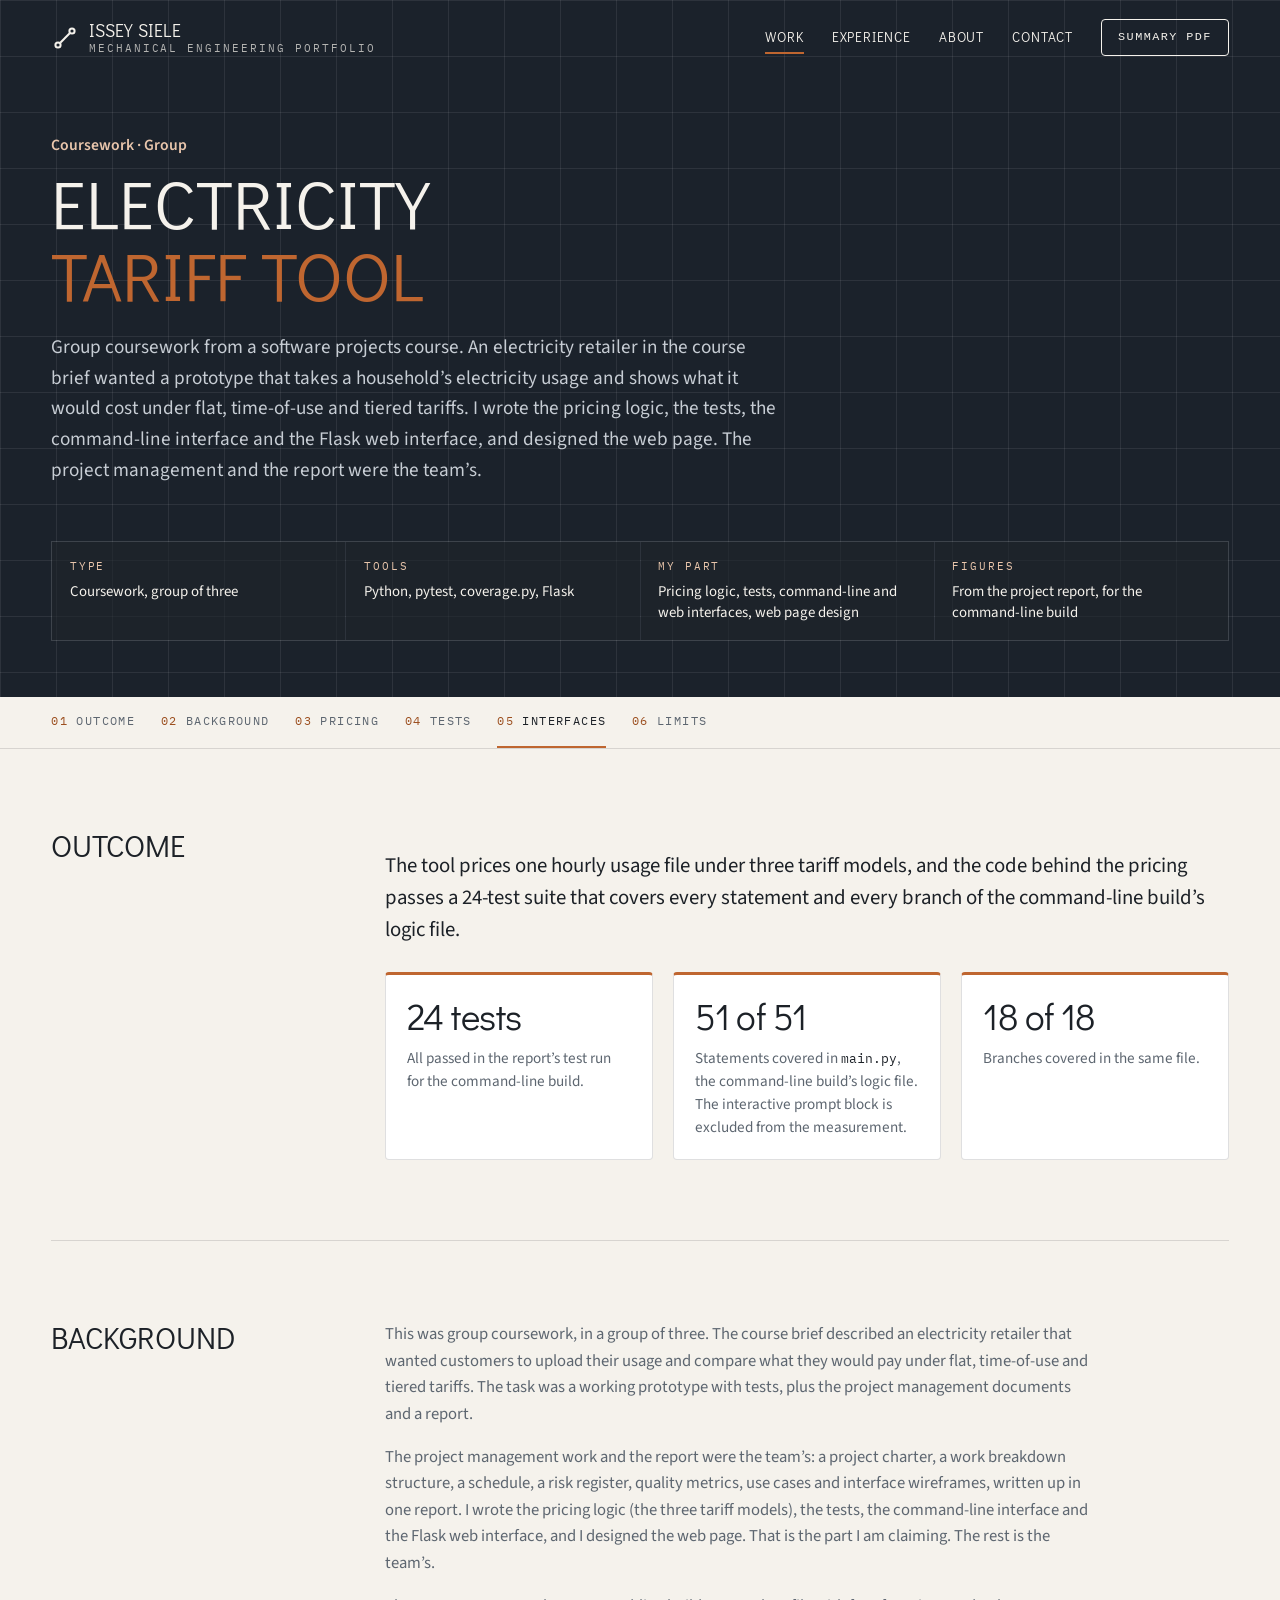
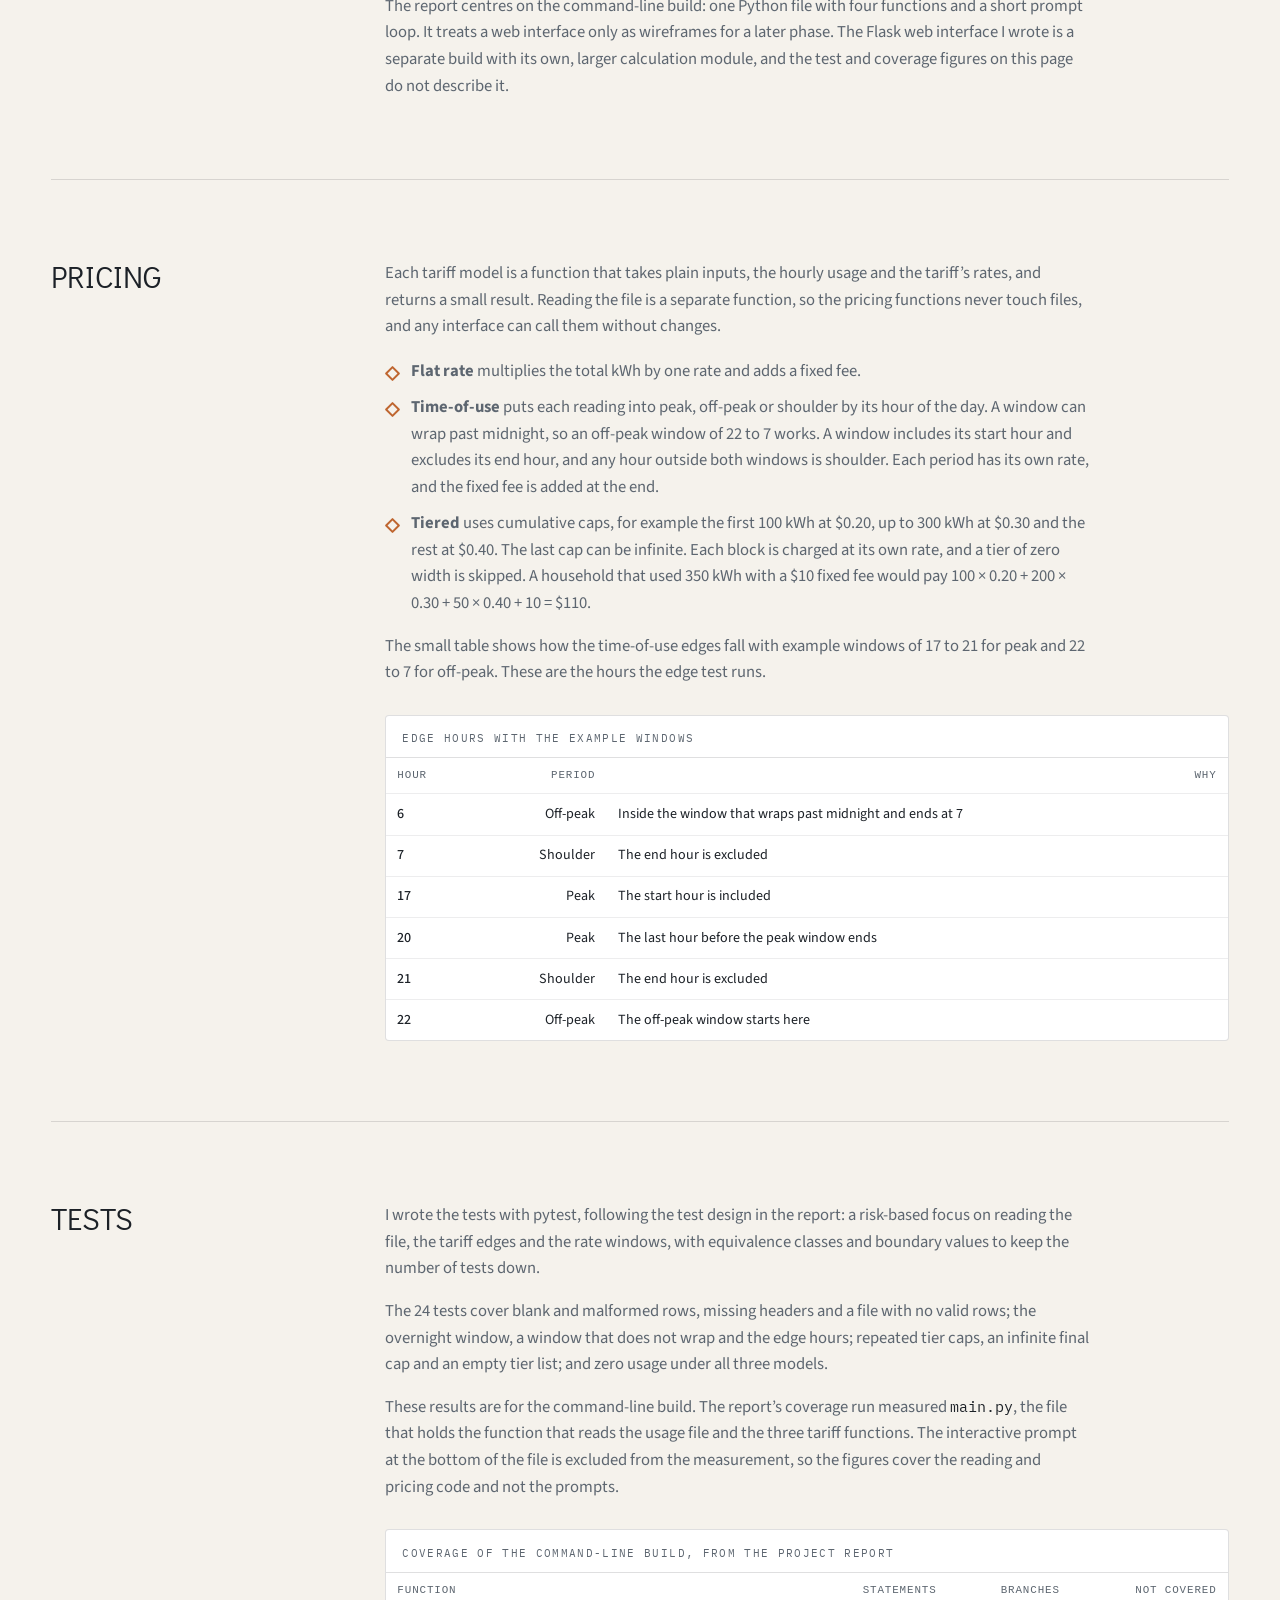
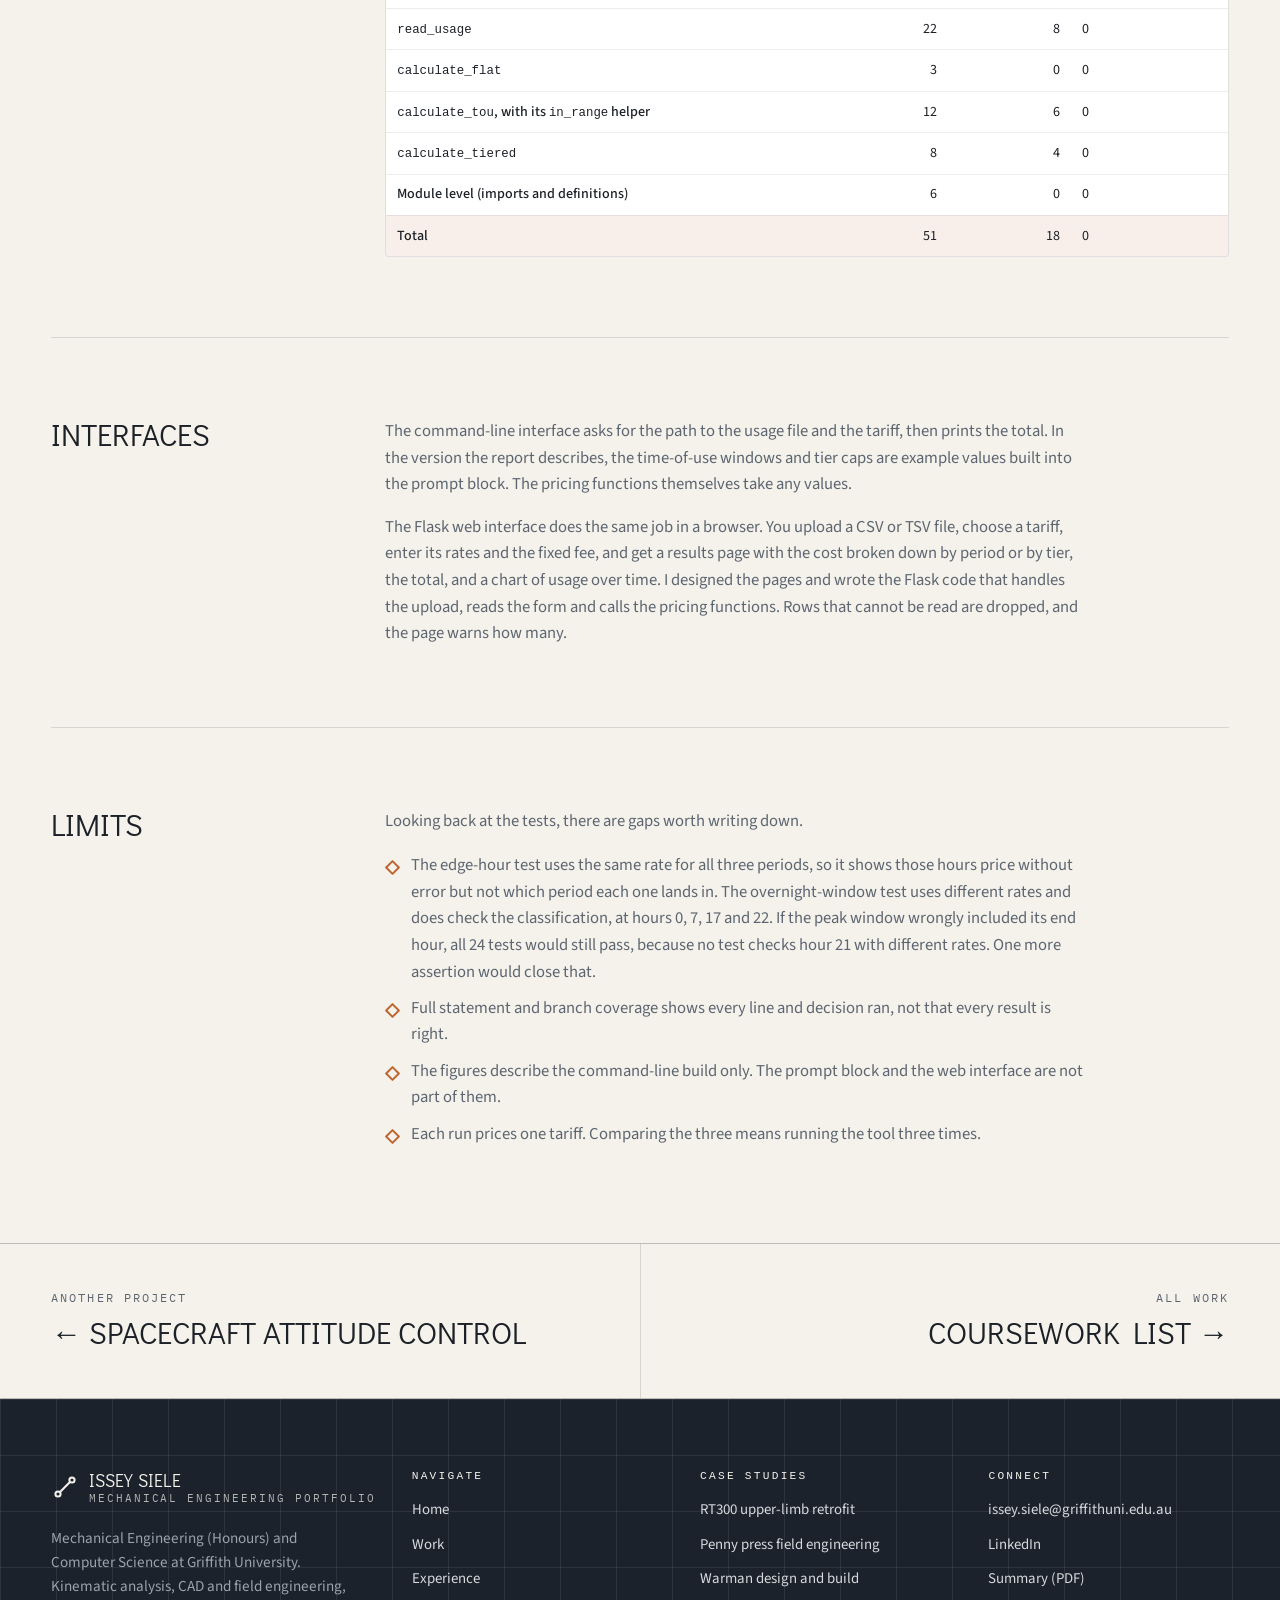
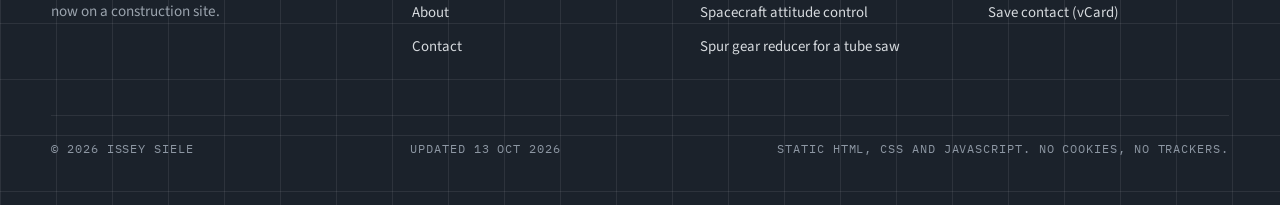
<file: project-tariff.html>
<!DOCTYPE html>
<html lang="en-AU">
<head>
  <meta charset="utf-8">
  <meta name="viewport" content="width=device-width, initial-scale=1">
  <title>Electricity Tariff Tool | Issey Siele</title>
  <meta name="description" content="Group coursework: a Python tool that prices household electricity use under flat, time-of-use and tiered tariffs, with a test suite, a command-line interface and a Flask web interface.">
  <meta name="author" content="Issey Siele">
  <link rel="canonical" href="https://isseysiele.github.io/portfolio/project-tariff.html">
  <meta name="theme-color" content="#1b222b">
  <meta property="og:type" content="article">
  <meta property="og:site_name" content="Issey Siele">
  <meta property="og:locale" content="en_AU">
  <meta property="og:title" content="Electricity Tariff Tool | Issey Siele">
  <meta property="og:description" content="Group coursework: Python pricing logic for flat, time-of-use and tiered electricity tariffs, with tests, a command-line interface and a Flask web interface.">
  <meta property="og:url" content="https://isseysiele.github.io/portfolio/project-tariff.html">
  <meta property="og:image" content="https://isseysiele.github.io/portfolio/assets/og/og-default.jpg">
  <meta property="og:image:width" content="1200">
  <meta property="og:image:height" content="630">
  <meta property="og:image:alt" content="Issey Siele, mechanical engineering portfolio">
  <meta name="twitter:card" content="summary_large_image">
  <link rel="icon" href="favicon.ico" sizes="32x32">
  <link rel="icon" href="icon.svg" type="image/svg+xml">
  <link rel="apple-touch-icon" href="apple-touch-icon.png">
  <link rel="manifest" href="site.webmanifest">
  <link rel="preload" href="assets/fonts/didact-gothic-latin-400-normal.woff2" as="font" type="font/woff2" crossorigin>
  <link rel="preload" href="assets/fonts/source-sans-3-latin-400-normal.woff2" as="font" type="font/woff2" crossorigin>
  <link rel="stylesheet" href="styles.css?v=20261007">
  <style>
    /* No hero figure on this page, so the hero text uses the full width. Small tables wrap instead of scrolling. */
    .cs-hero__inner { grid-template-columns: minmax(0, 1fr); }
    .cs-hero__lede { max-width: 46rem; }
    .fit-table th, .fit-table td { white-space: normal; padding: 0.55rem 0.7rem; }
    .fit-table td:last-child { text-align: left; }
    .prose code, .fit-table code, .outcome__label code { font-family: var(--mono); font-size: 0.88em; color: var(--ink); overflow-wrap: anywhere; }
    @media (max-width: 480px) {
      .fit-table { font-size: 0.8rem; }
      .fit-table th, .fit-table td { padding: 0.5rem 0.4rem; }
      .fit-table thead th { font-size: 0.6rem; letter-spacing: 0.03em; }
    }
  </style>
  <script>document.documentElement.classList.add('js');</script>
  <script defer src="script.js?v=20261007"></script>
  <script type="application/ld+json">{"@context": "https://schema.org", "@graph": [{"@type": "Person", "@id": "https://isseysiele.github.io/portfolio/#person", "name": "Issey Siele", "url": "https://isseysiele.github.io/portfolio/", "image": "https://isseysiele.github.io/portfolio/assets/img/about-portrait.webp", "jobTitle": "Construction Cadet", "worksFor": {"@type": "Organization", "name": "Binah Construction"}, "affiliation": {"@type": "CollegeOrUniversity", "name": "Griffith University"}, "knowsAbout": ["Mechanical engineering", "Kinematic analysis", "SolidWorks", "Mechanism analysis", "Field service engineering", "Construction programming", "Python", "MATLAB", "Data science"], "knowsLanguage": ["en", "ti"], "address": {"@type": "PostalAddress", "addressLocality": "Brisbane", "addressRegion": "QLD", "addressCountry": "AU"}, "sameAs": ["https://www.linkedin.com/in/isseysiele/"]}, {"@type": "WebSite", "@id": "https://isseysiele.github.io/portfolio/#website", "url": "https://isseysiele.github.io/portfolio/", "name": "Issey Siele, Mechanical Engineering Portfolio", "inLanguage": "en-AU", "author": {"@id": "https://isseysiele.github.io/portfolio/#person"}}, {"@type": "Article", "@id": "https://isseysiele.github.io/portfolio/project-tariff.html#page", "url": "https://isseysiele.github.io/portfolio/project-tariff.html", "name": "Electricity Tariff Tool | Issey Siele", "description": "Group coursework: a Python tool that prices household electricity use under flat, time-of-use and tiered tariffs, with a test suite, a command-line interface and a Flask web interface.", "isPartOf": {"@id": "https://isseysiele.github.io/portfolio/#website"}, "inLanguage": "en-AU", "datePublished": "2026-10-13", "dateModified": "2026-10-13", "headline": "Electricity Tariff Tool", "author": {"@id": "https://isseysiele.github.io/portfolio/#person"}, "image": "https://isseysiele.github.io/portfolio/assets/og/og-default.jpg"}, {"@type": "BreadcrumbList", "itemListElement": [{"@type": "ListItem", "position": 1, "name": "Home", "item": "https://isseysiele.github.io/portfolio/"}, {"@type": "ListItem", "position": 2, "name": "Work", "item": "https://isseysiele.github.io/portfolio/portfolio.html"}, {"@type": "ListItem", "position": 3, "name": "Electricity tariff tool", "item": "https://isseysiele.github.io/portfolio/project-tariff.html"}]}]}</script>
</head>
<body>
  <a class="skip-link" href="#main">Skip to content</a>
  <header class="site-header site-header--light">
    <a class="brand" href="index.html" aria-label="Issey Siele, home">
      <svg class="brand__mark" viewBox="0 0 28 28" fill="none" aria-hidden="true"><circle cx="7" cy="21" r="2.6" stroke-width="2"/><circle cx="21" cy="7" r="2.6" stroke-width="2"/><line x1="9.3" y1="18.8" x2="18.7" y2="9.2" stroke-width="2"/></svg>
      <span>
        <span class="brand__name">Issey Siele</span>
        <span class="brand__sub">Mechanical Engineering Portfolio</span>
      </span>
    </a>
    <button class="menu-toggle" type="button" aria-expanded="false" aria-controls="site-nav"><span class="menu-toggle__bars" aria-hidden="true"></span><span class="visually-hidden">Open menu</span></button>
    <nav class="site-nav" id="site-nav" aria-label="Primary">
      <a href="portfolio.html" aria-current="true">Work</a><a href="experience.html">Experience</a><a href="about.html">About</a><a href="contact.html">Contact</a><a class="site-nav__cta" href="resume.html">Summary PDF</a>
    </nav>
  </header>

  <main id="main">
    <section class="cs-hero blueprint" aria-labelledby="cs-title">
      <div class="cs-hero__inner">
        <div class="reveal">
          <p class="eyebrow">Coursework &middot; Group</p>
          <h1 id="cs-title">Electricity<em>tariff tool</em></h1>
          <p class="cs-hero__lede">Group coursework from a software projects course. An electricity retailer in the course brief wanted a prototype that takes a household&rsquo;s electricity usage and shows what it would cost under flat, time-of-use and tiered tariffs. I wrote the pricing logic, the tests, the command-line interface and the Flask web interface, and designed the web page. The project management and the report were the team&rsquo;s.</p>
        </div>
      </div>
      <dl class="glance reveal">
        <div><dt>Type</dt><dd>Coursework, group of three</dd></div>
        <div><dt>Tools</dt><dd>Python, pytest, coverage.py, Flask</dd></div>
        <div><dt>My part</dt><dd>Pricing logic, tests, command-line and web interfaces, web page design</dd></div>
        <div><dt>Figures</dt><dd>From the project report, for the command-line build</dd></div>
      </dl>
    </section>

    <nav class="cs-nav" aria-label="Case study sections">
      <ol>
        <li><a href="#outcome">Outcome</a></li>
        <li><a href="#background">Background</a></li>
        <li><a href="#pricing">Pricing</a></li>
        <li><a href="#tests">Tests</a></li>
        <li><a href="#interfaces">Interfaces</a></li>
        <li><a href="#limits">Limits</a></li>
      </ol>
    </nav>

    <div class="frame">
      <section class="cs-section" id="outcome" aria-labelledby="h-outcome">
        <div class="cs-grid">
          <div class="cs-grid__label"><h2 id="h-outcome">Outcome</h2></div>
          <div>
            <p class="lead reveal">The tool prices one hourly usage file under three tariff models, and the code behind the pricing passes a 24-test suite that covers every statement and every branch of the command-line build&rsquo;s logic file.</p>
            <ul class="outcomes" style="margin-top:1.6rem">
              <li class="outcome reveal"><span class="outcome__value">24 tests</span><span class="outcome__label">All passed in the report&rsquo;s test run for the command-line build.</span></li>
              <li class="outcome reveal"><span class="outcome__value">51 of 51</span><span class="outcome__label">Statements covered in <code>main.py</code>, the command-line build&rsquo;s logic file. The interactive prompt block is excluded from the measurement.</span></li>
              <li class="outcome reveal"><span class="outcome__value">18 of 18</span><span class="outcome__label">Branches covered in the same file.</span></li>
            </ul>
          </div>
        </div>
      </section>

      <section class="cs-section" id="background" aria-labelledby="h-background">
        <div class="cs-grid">
          <div class="cs-grid__label"><h2 id="h-background">Background</h2></div>
          <div class="prose reveal">
            <p>This was group coursework, in a group of three. The course brief described an electricity retailer that wanted customers to upload their usage and compare what they would pay under flat, time-of-use and tiered tariffs. The task was a working prototype with tests, plus the project management documents and a report.</p>
            <p>The project management work and the report were the team&rsquo;s: a project charter, a work breakdown structure, a schedule, a risk register, quality metrics, use cases and interface wireframes, written up in one report. I wrote the pricing logic (the three tariff models), the tests, the command-line interface and the Flask web interface, and I designed the web page. That is the part I am claiming. The rest is the team&rsquo;s.</p>
            <p>The report centres on the command-line build: one Python file with four functions and a short prompt loop. It treats a web interface only as wireframes for a later phase. The Flask web interface I wrote is a separate build with its own, larger calculation module, and the test and coverage figures on this page do not describe it.</p>
          </div>
        </div>
      </section>

      <section class="cs-section" id="pricing" aria-labelledby="h-pricing">
        <div class="cs-grid">
          <div class="cs-grid__label"><h2 id="h-pricing">Pricing</h2></div>
          <div class="stack">
            <div class="prose reveal">
              <p>Each tariff model is a function that takes plain inputs, the hourly usage and the tariff&rsquo;s rates, and returns a small result. Reading the file is a separate function, so the pricing functions never touch files, and any interface can call them without changes.</p>
              <ul>
                <li><b>Flat rate</b> multiplies the total kWh by one rate and adds a fixed fee.</li>
                <li><b>Time-of-use</b> puts each reading into peak, off-peak or shoulder by its hour of the day. A window can wrap past midnight, so an off-peak window of 22 to 7 works. A window includes its start hour and excludes its end hour, and any hour outside both windows is shoulder. Each period has its own rate, and the fixed fee is added at the end.</li>
                <li><b>Tiered</b> uses cumulative caps, for example the first 100 kWh at $0.20, up to 300 kWh at $0.30 and the rest at $0.40. The last cap can be infinite. Each block is charged at its own rate, and a tier of zero width is skipped. A household that used 350 kWh with a $10 fixed fee would pay 100 &times; 0.20 + 200 &times; 0.30 + 50 &times; 0.40 + 10 = $110.</li>
              </ul>
              <p>The small table shows how the time-of-use edges fall with example windows of 17 to 21 for peak and 22 to 7 for off-peak. These are the hours the edge test runs.</p>
            </div>
            <div class="table-wrap reveal"><table class="data-table fit-table"><caption>Edge hours with the example windows</caption>
              <thead><tr><th scope="col">Hour</th><th scope="col">Period</th><th scope="col">Why</th></tr></thead>
              <tbody>
                <tr><th scope="row">6</th><td>Off-peak</td><td>Inside the window that wraps past midnight and ends at 7</td></tr>
                <tr><th scope="row">7</th><td>Shoulder</td><td>The end hour is excluded</td></tr>
                <tr><th scope="row">17</th><td>Peak</td><td>The start hour is included</td></tr>
                <tr><th scope="row">20</th><td>Peak</td><td>The last hour before the peak window ends</td></tr>
                <tr><th scope="row">21</th><td>Shoulder</td><td>The end hour is excluded</td></tr>
                <tr><th scope="row">22</th><td>Off-peak</td><td>The off-peak window starts here</td></tr>
              </tbody>
            </table></div>
          </div>
        </div>
      </section>

      <section class="cs-section" id="tests" aria-labelledby="h-tests">
        <div class="cs-grid">
          <div class="cs-grid__label"><h2 id="h-tests">Tests</h2></div>
          <div class="stack">
            <div class="prose reveal">
              <p>I wrote the tests with pytest, following the test design in the report: a risk-based focus on reading the file, the tariff edges and the rate windows, with equivalence classes and boundary values to keep the number of tests down.</p>
              <p>The 24 tests cover blank and malformed rows, missing headers and a file with no valid rows; the overnight window, a window that does not wrap and the edge hours; repeated tier caps, an infinite final cap and an empty tier list; and zero usage under all three models.</p>
              <p>These results are for the command-line build. The report&rsquo;s coverage run measured <code>main.py</code>, the file that holds the function that reads the usage file and the three tariff functions. The interactive prompt at the bottom of the file is excluded from the measurement, so the figures cover the reading and pricing code and not the prompts.</p>
            </div>
            <div class="table-wrap reveal"><table class="data-table fit-table"><caption>Coverage of the command-line build, from the project report</caption>
              <thead><tr><th scope="col">Function</th><th scope="col">Statements</th><th scope="col">Branches</th><th scope="col">Not covered</th></tr></thead>
              <tbody>
                <tr><th scope="row"><code>read_usage</code></th><td>22</td><td>8</td><td>0</td></tr>
                <tr><th scope="row"><code>calculate_flat</code></th><td>3</td><td>0</td><td>0</td></tr>
                <tr><th scope="row"><code>calculate_tou</code>, with its <code>in_range</code> helper</th><td>12</td><td>6</td><td>0</td></tr>
                <tr><th scope="row"><code>calculate_tiered</code></th><td>8</td><td>4</td><td>0</td></tr>
                <tr><th scope="row">Module level (imports and definitions)</th><td>6</td><td>0</td><td>0</td></tr>
                <tr class="is-key"><th scope="row">Total</th><td>51</td><td>18</td><td>0</td></tr>
              </tbody>
            </table></div>
          </div>
        </div>
      </section>

      <section class="cs-section" id="interfaces" aria-labelledby="h-interfaces">
        <div class="cs-grid">
          <div class="cs-grid__label"><h2 id="h-interfaces">Interfaces</h2></div>
          <div class="prose reveal">
            <p>The command-line interface asks for the path to the usage file and the tariff, then prints the total. In the version the report describes, the time-of-use windows and tier caps are example values built into the prompt block. The pricing functions themselves take any values.</p>
            <p>The Flask web interface does the same job in a browser. You upload a CSV or TSV file, choose a tariff, enter its rates and the fixed fee, and get a results page with the cost broken down by period or by tier, the total, and a chart of usage over time. I designed the pages and wrote the Flask code that handles the upload, reads the form and calls the pricing functions. Rows that cannot be read are dropped, and the page warns how many.</p>
          </div>
        </div>
      </section>

      <section class="cs-section" id="limits" aria-labelledby="h-limits">
        <div class="cs-grid">
          <div class="cs-grid__label"><h2 id="h-limits">Limits</h2></div>
          <div class="prose reveal">
            <p>Looking back at the tests, there are gaps worth writing down.</p>
            <ul>
              <li>The edge-hour test uses the same rate for all three periods, so it shows those hours price without error but not which period each one lands in. The overnight-window test uses different rates and does check the classification, at hours 0, 7, 17 and 22. If the peak window wrongly included its end hour, all 24 tests would still pass, because no test checks hour 21 with different rates. One more assertion would close that.</li>
              <li>Full statement and branch coverage shows every line and decision ran, not that every result is right.</li>
              <li>The figures describe the command-line build only. The prompt block and the web interface are not part of them.</li>
              <li>Each run prices one tariff. Comparing the three means running the tool three times.</li>
            </ul>
          </div>
        </div>
      </section>
    </div>

    <nav class="cs-pager" aria-label="More work">
      <a href="project-spacecraft.html"><span>Another project</span><strong>&larr; Spacecraft attitude control</strong></a>
      <a href="portfolio.html#coursework"><span>All work</span><strong>Coursework list &rarr;</strong></a>
    </nav>
  </main>

  <footer class="site-footer blueprint">
    <div class="site-footer__inner">
      <div>
        <a class="brand" href="index.html">
          <svg class="brand__mark" viewBox="0 0 28 28" fill="none" aria-hidden="true"><circle cx="7" cy="21" r="2.6" stroke-width="2"/><circle cx="21" cy="7" r="2.6" stroke-width="2"/><line x1="9.3" y1="18.8" x2="18.7" y2="9.2" stroke-width="2"/></svg>
          <span>
            <span class="brand__name">Issey Siele</span>
            <span class="brand__sub">Mechanical Engineering Portfolio</span>
          </span>
        </a>
        <p class="site-footer__tagline">Mechanical Engineering (Honours) and Computer Science at Griffith University. Kinematic analysis, CAD and field engineering, now on a construction site.</p>
      </div>
      <div class="site-footer__col">
        <h2 class="site-footer__heading">Navigate</h2>
        <ul>
          <li><a href="index.html">Home</a></li>
          <li><a href="portfolio.html">Work</a></li>
          <li><a href="experience.html">Experience</a></li>
          <li><a href="about.html">About</a></li>
          <li><a href="contact.html">Contact</a></li>
        </ul>
      </div>
      <div class="site-footer__col">
        <h2 class="site-footer__heading">Case studies</h2>
        <ul>
          <li><a href="project-rt300.html">RT300 upper-limb retrofit</a></li>
          <li><a href="project-nosense.html">Penny press field engineering</a></li>
          <li><a href="project-warman.html">Warman design and build</a></li>
          <li><a href="project-spacecraft.html">Spacecraft attitude control</a></li>
          <li><a href="project-gearbox.html">Spur gear reducer for a tube saw</a></li>
        </ul>
      </div>
      <div class="site-footer__col">
        <h2 class="site-footer__heading">Connect</h2>
        <ul>
          <li><a href="&#109;&#97;&#105;&#108;&#116;&#111;&#58;&#105;&#115;&#115;&#101;&#121;&#46;&#115;&#105;&#101;&#108;&#101;&#64;&#103;&#114;&#105;&#102;&#102;&#105;&#116;&#104;&#117;&#110;&#105;&#46;&#101;&#100;&#117;&#46;&#97;&#117;">&#105;&#115;&#115;&#101;&#121;&#46;&#115;&#105;&#101;&#108;&#101;&#64;&#103;&#114;&#105;&#102;&#102;&#105;&#116;&#104;&#117;&#110;&#105;&#46;&#101;&#100;&#117;&#46;&#97;&#117;</a></li>
          <li><a href="https://www.linkedin.com/in/isseysiele/" rel="noopener">LinkedIn</a></li>
          <li><a href="assets/docs/Issey-Siele-Portfolio-Summary.pdf" download>Summary (PDF)</a></li>
          <li><a href="assets/docs/issey-siele.vcf" download>Save contact (vCard)</a></li>
        </ul>
      </div>
    </div>
    <div class="site-footer__bottom">
      <span>&copy; 2026 Issey Siele</span>
      <span>Updated <time datetime="2026-10-13">13 Oct 2026</time></span>
      <span>Static HTML, CSS and JavaScript. No cookies, no trackers.</span>
    </div>
  </footer>
</body>
</html>
</file>
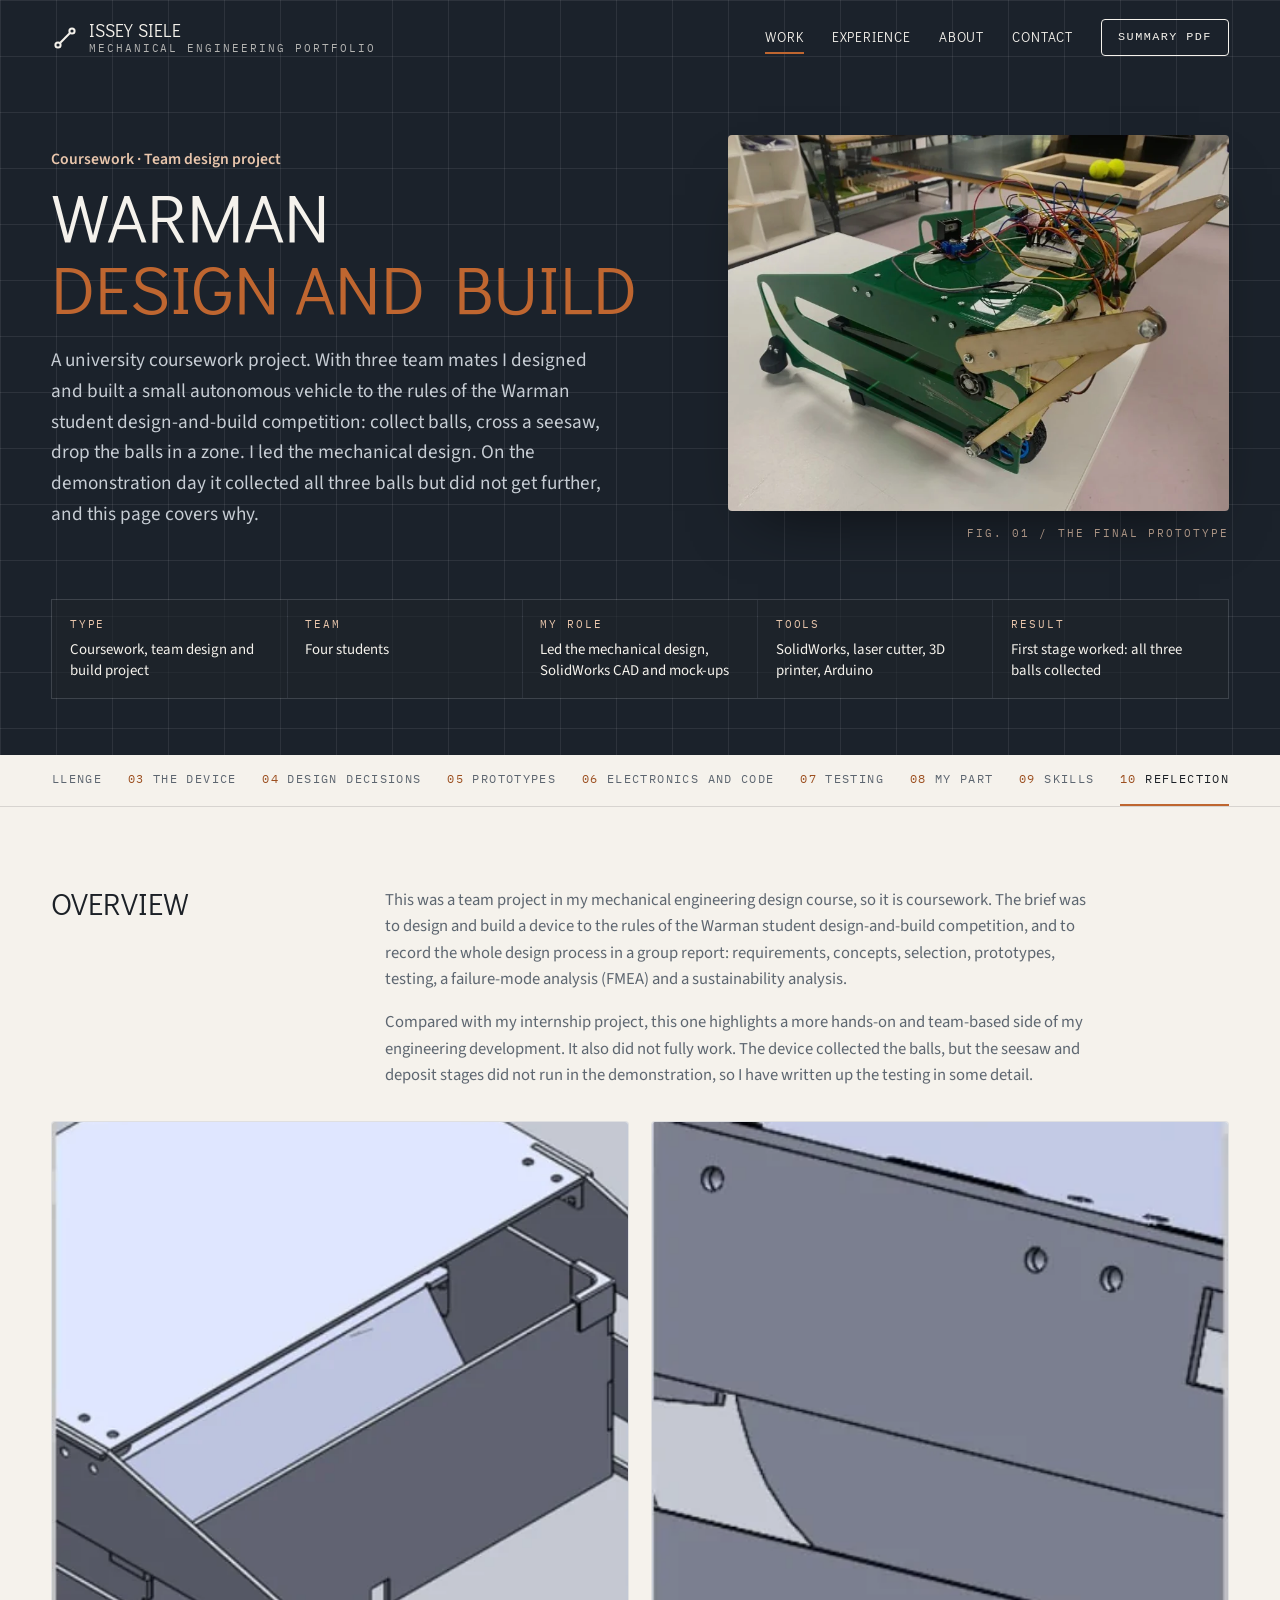
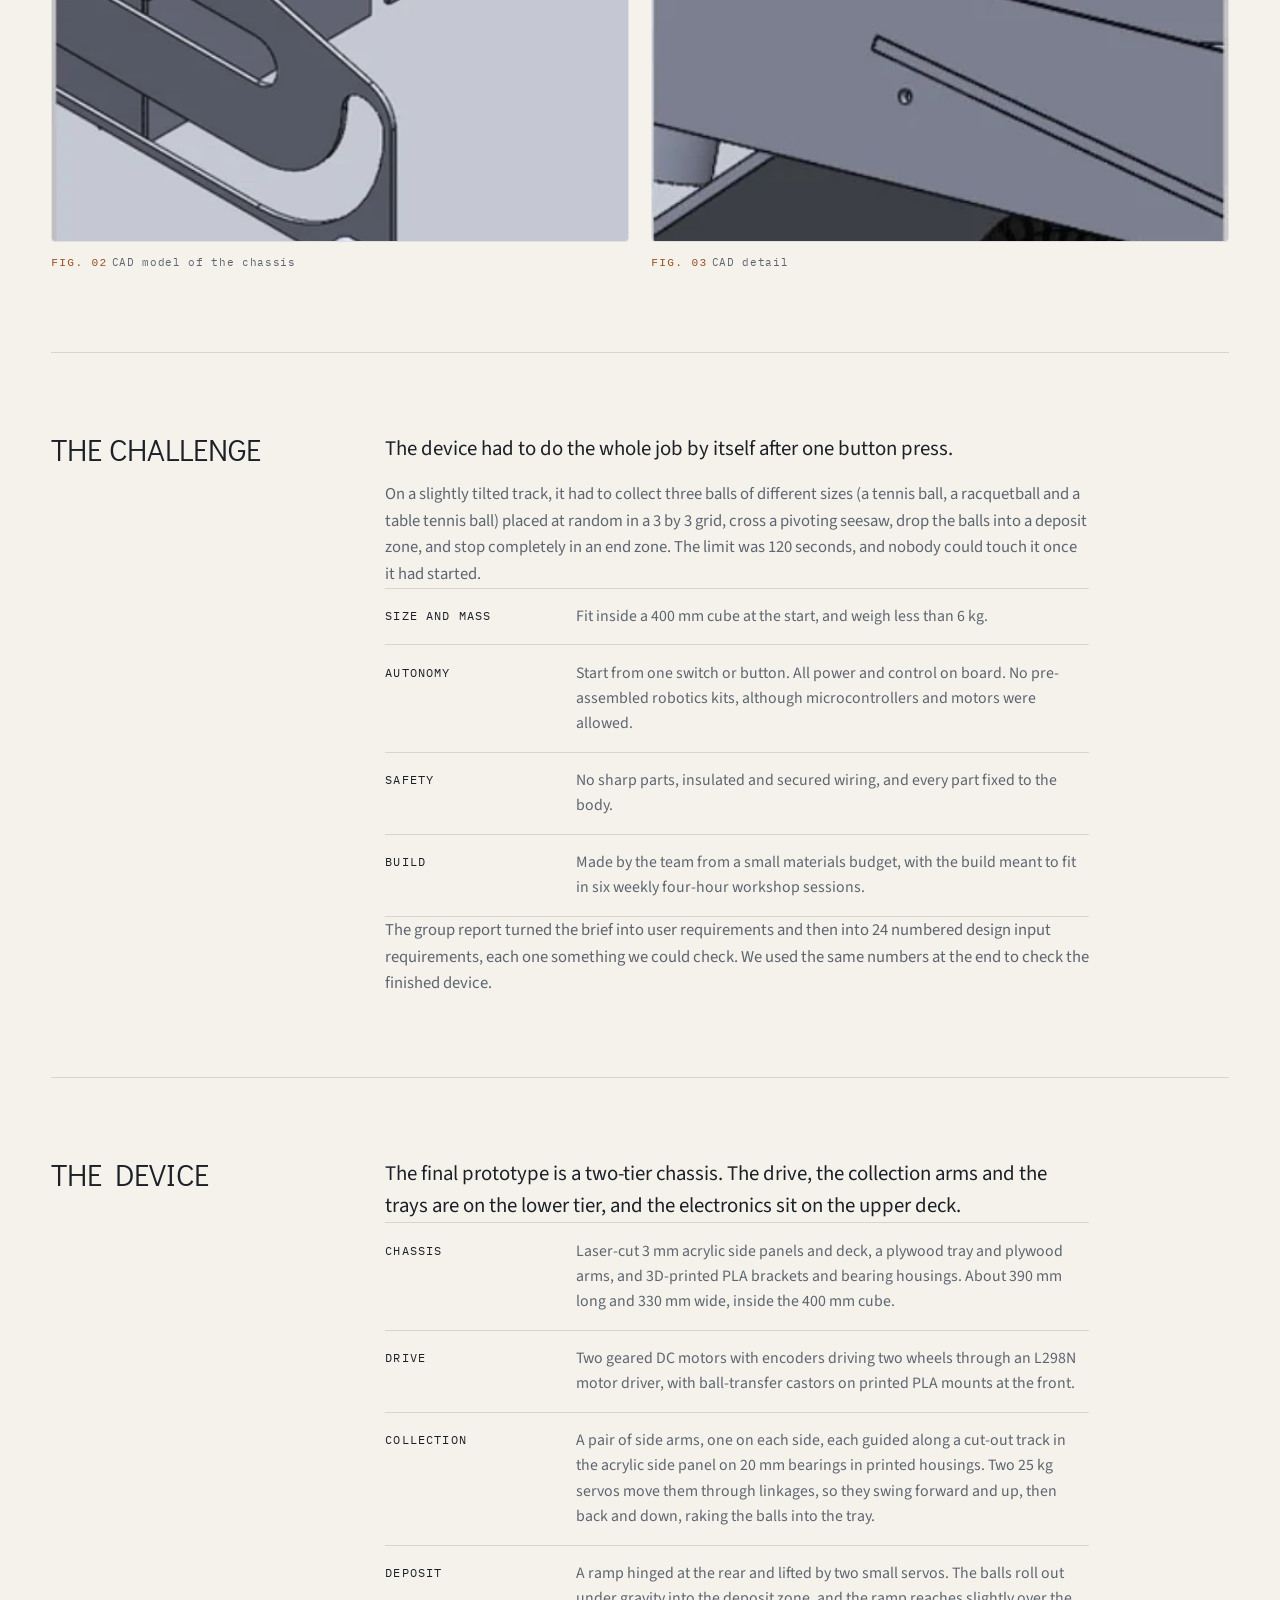
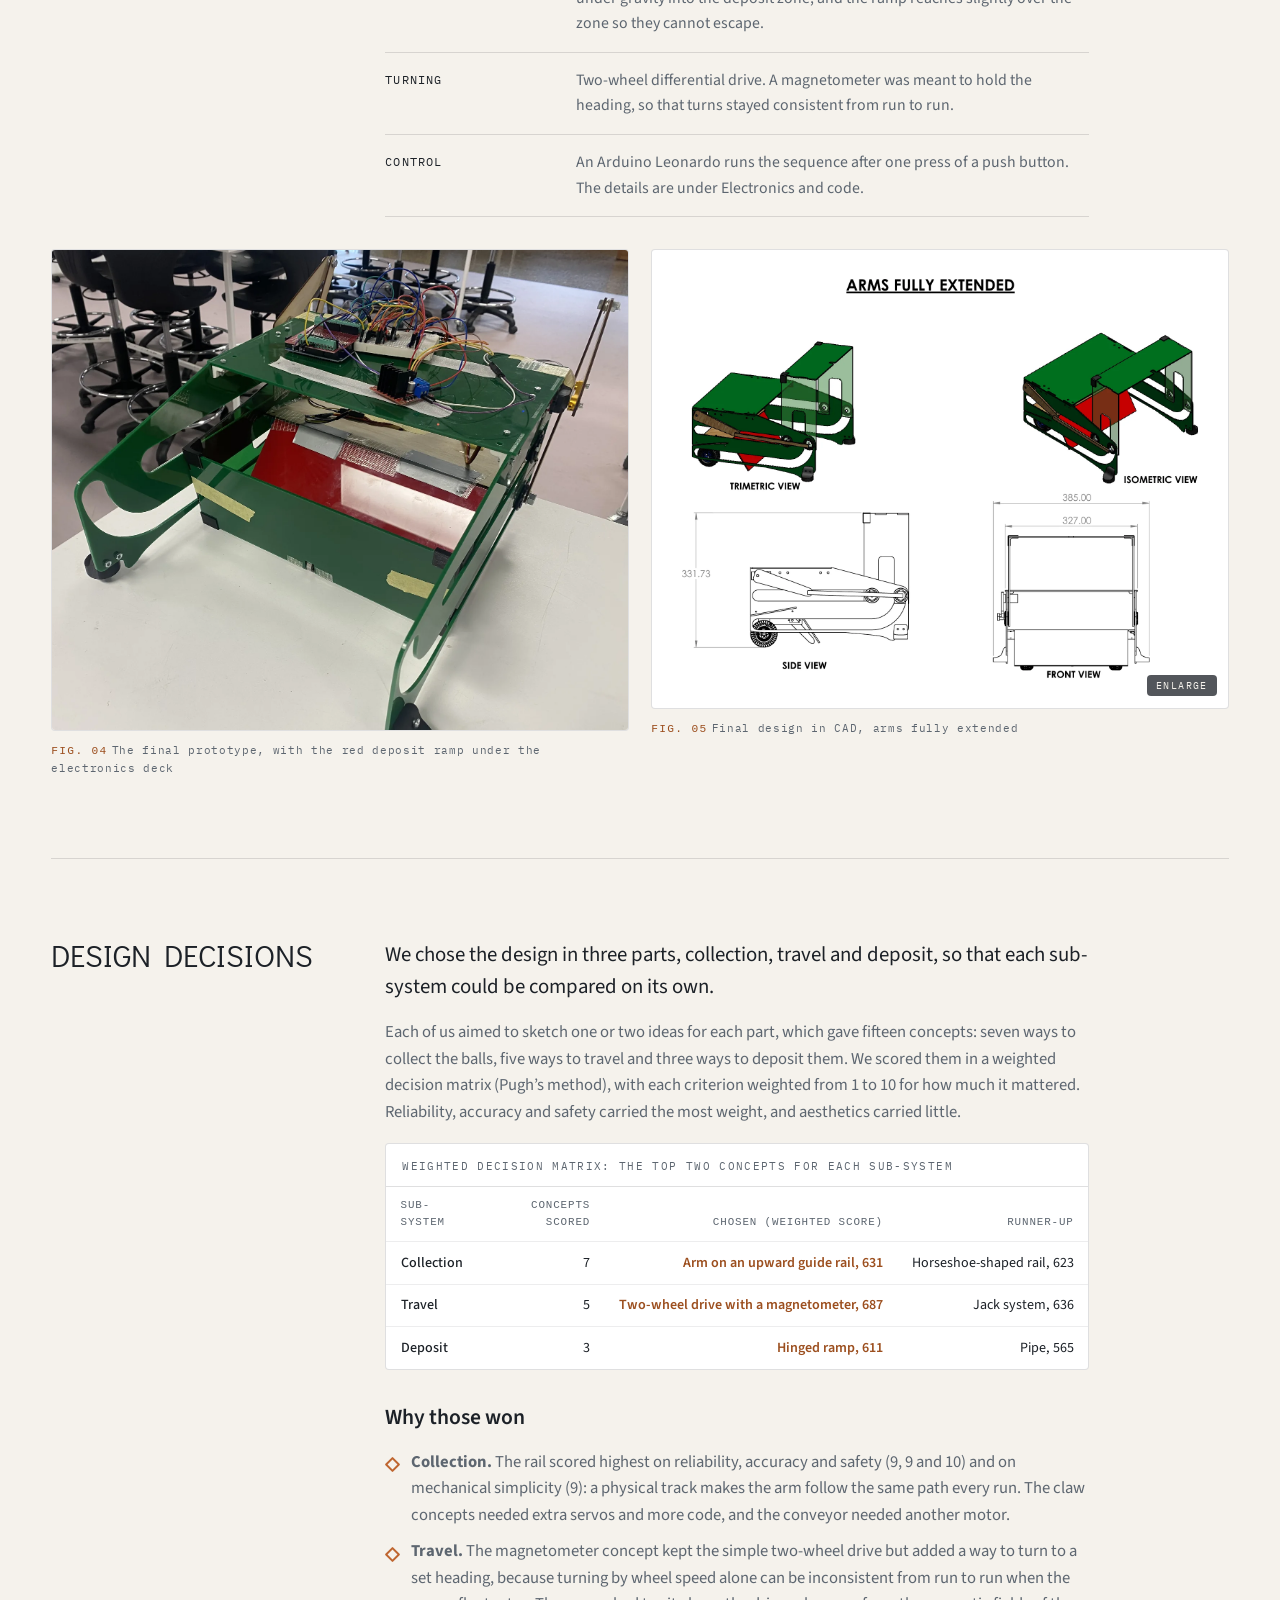
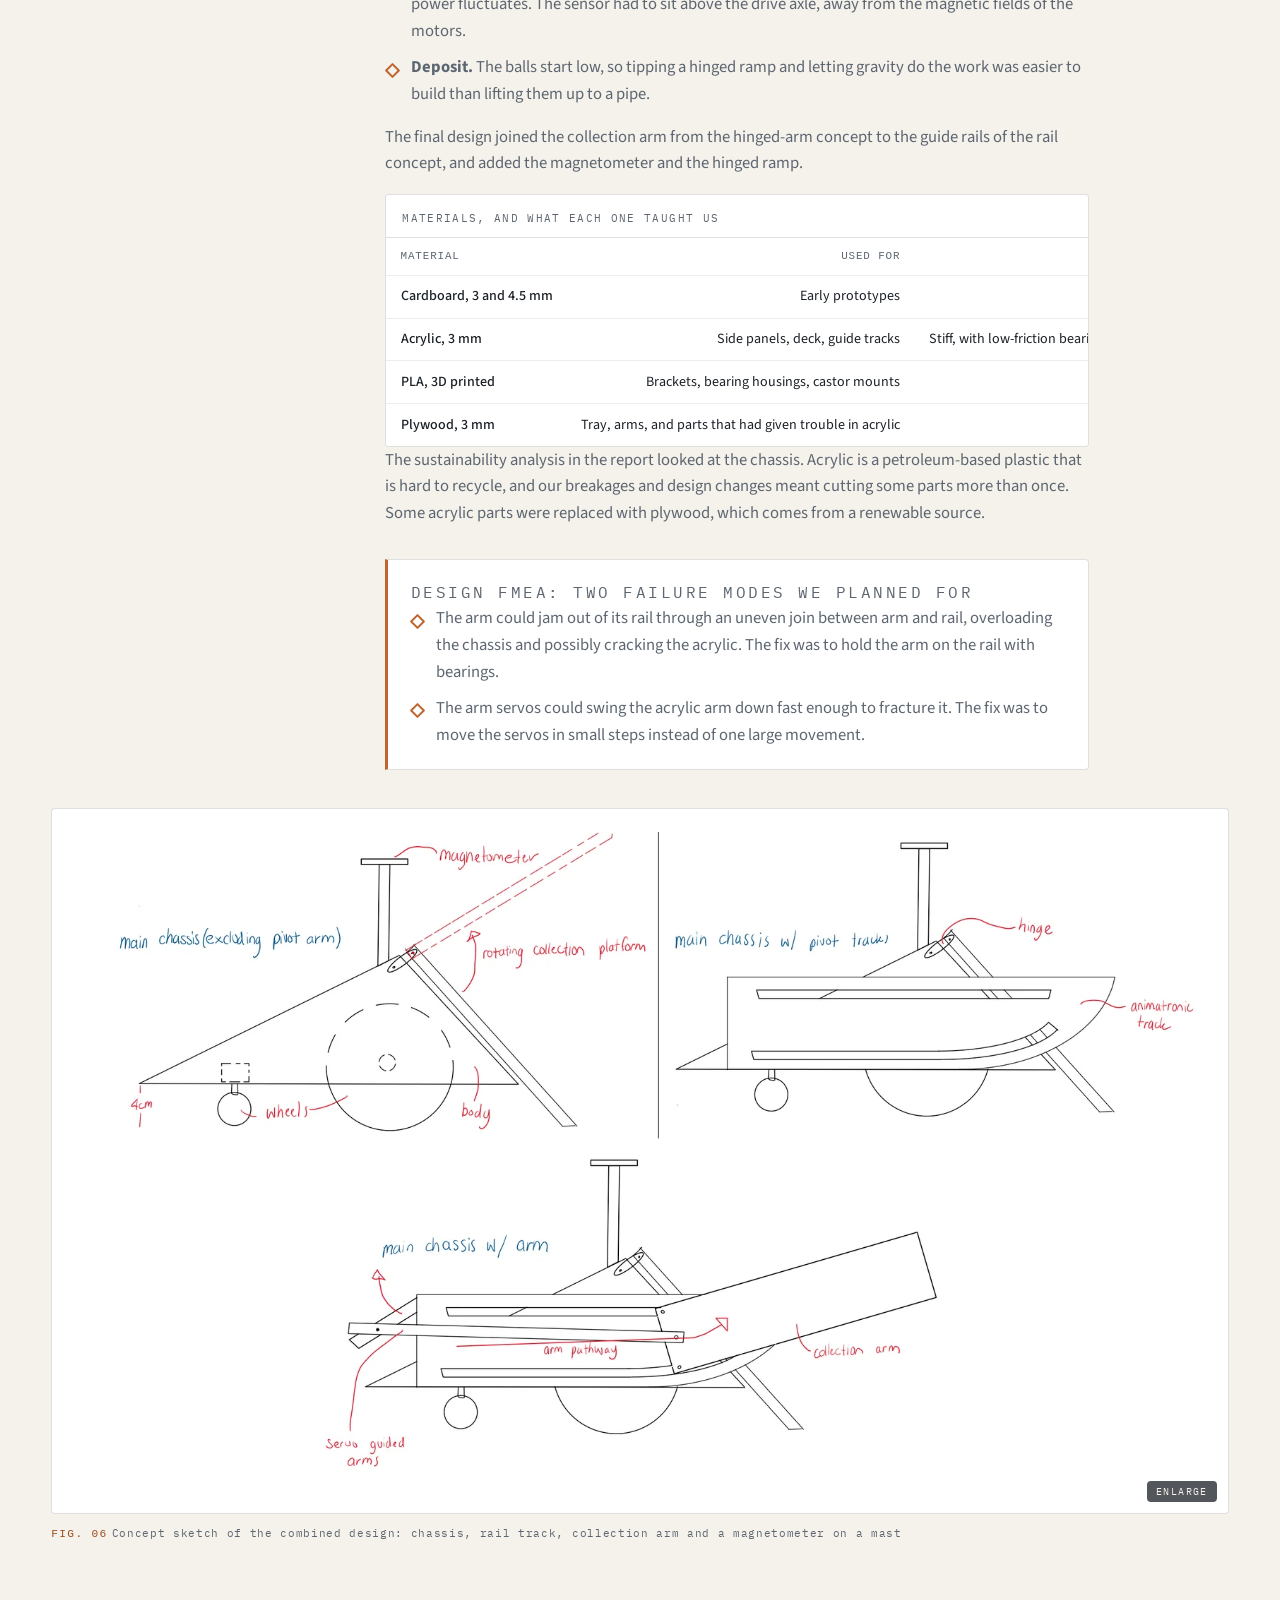
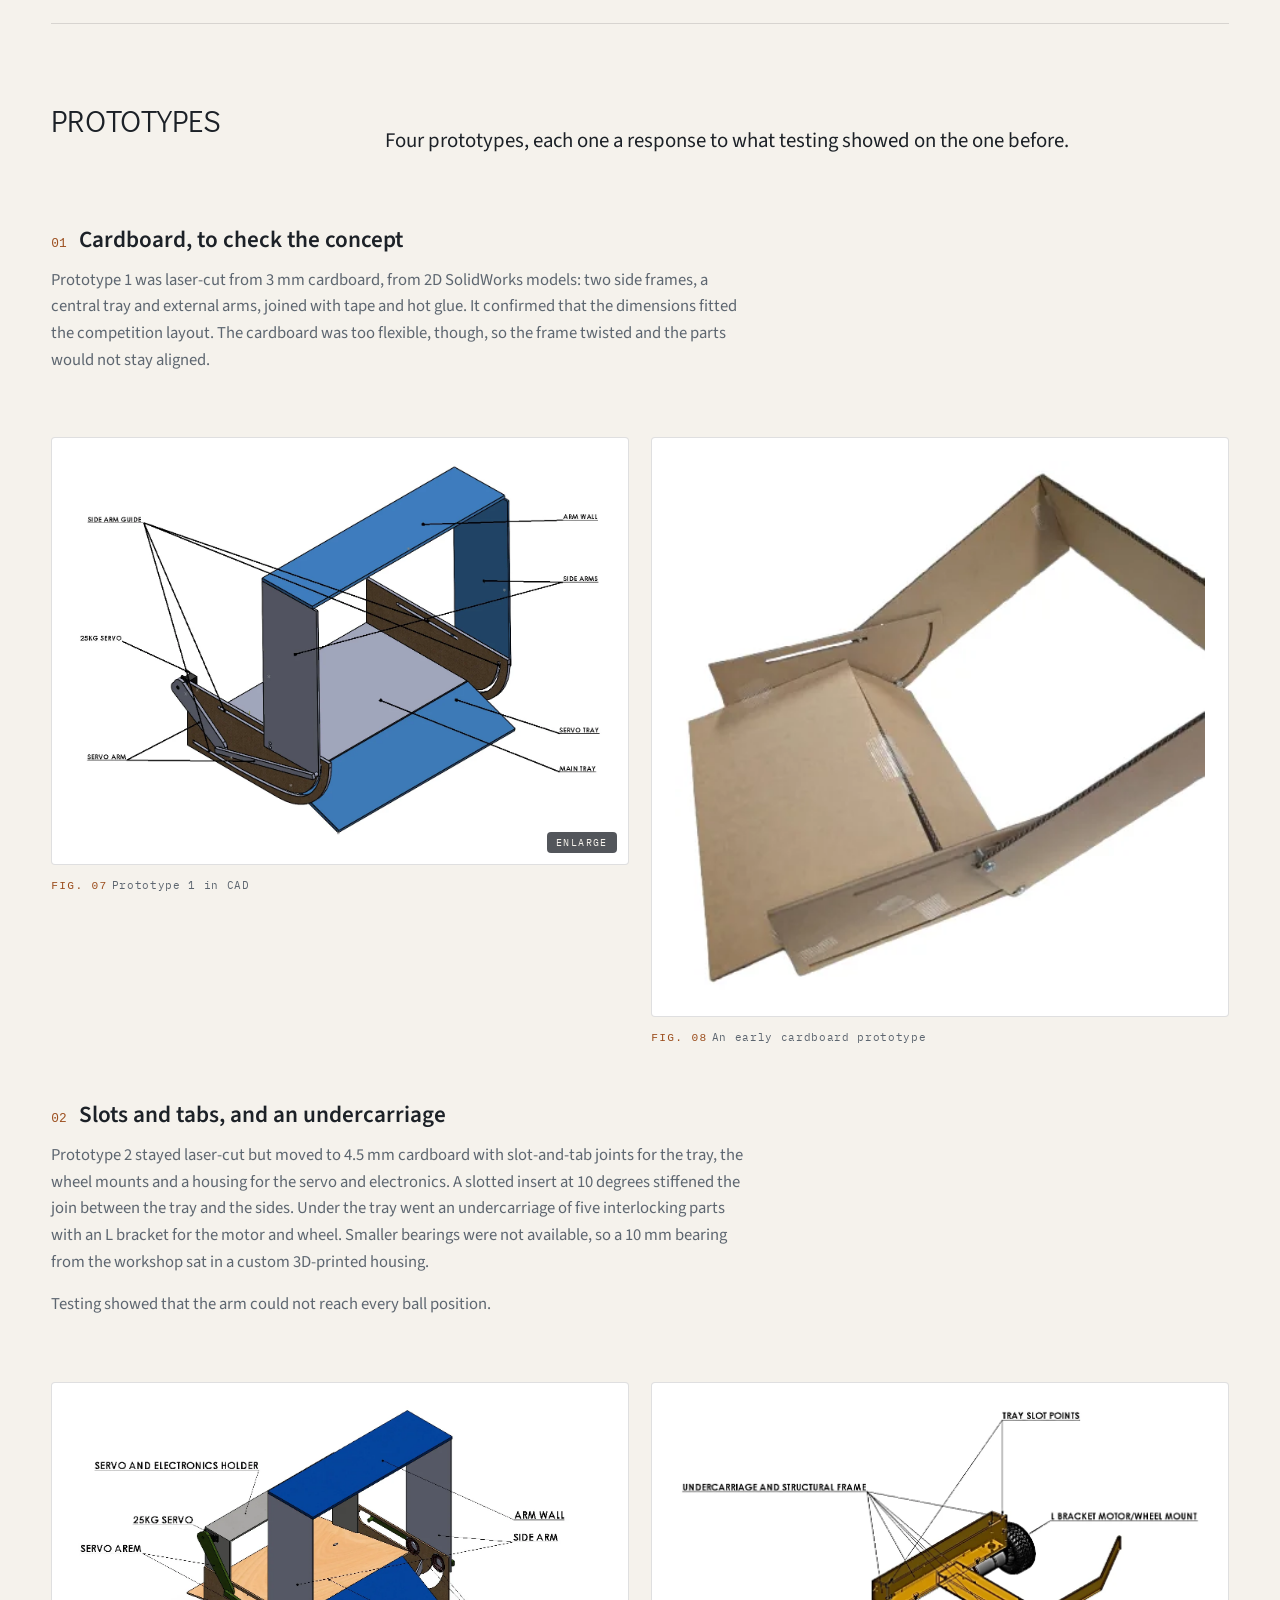
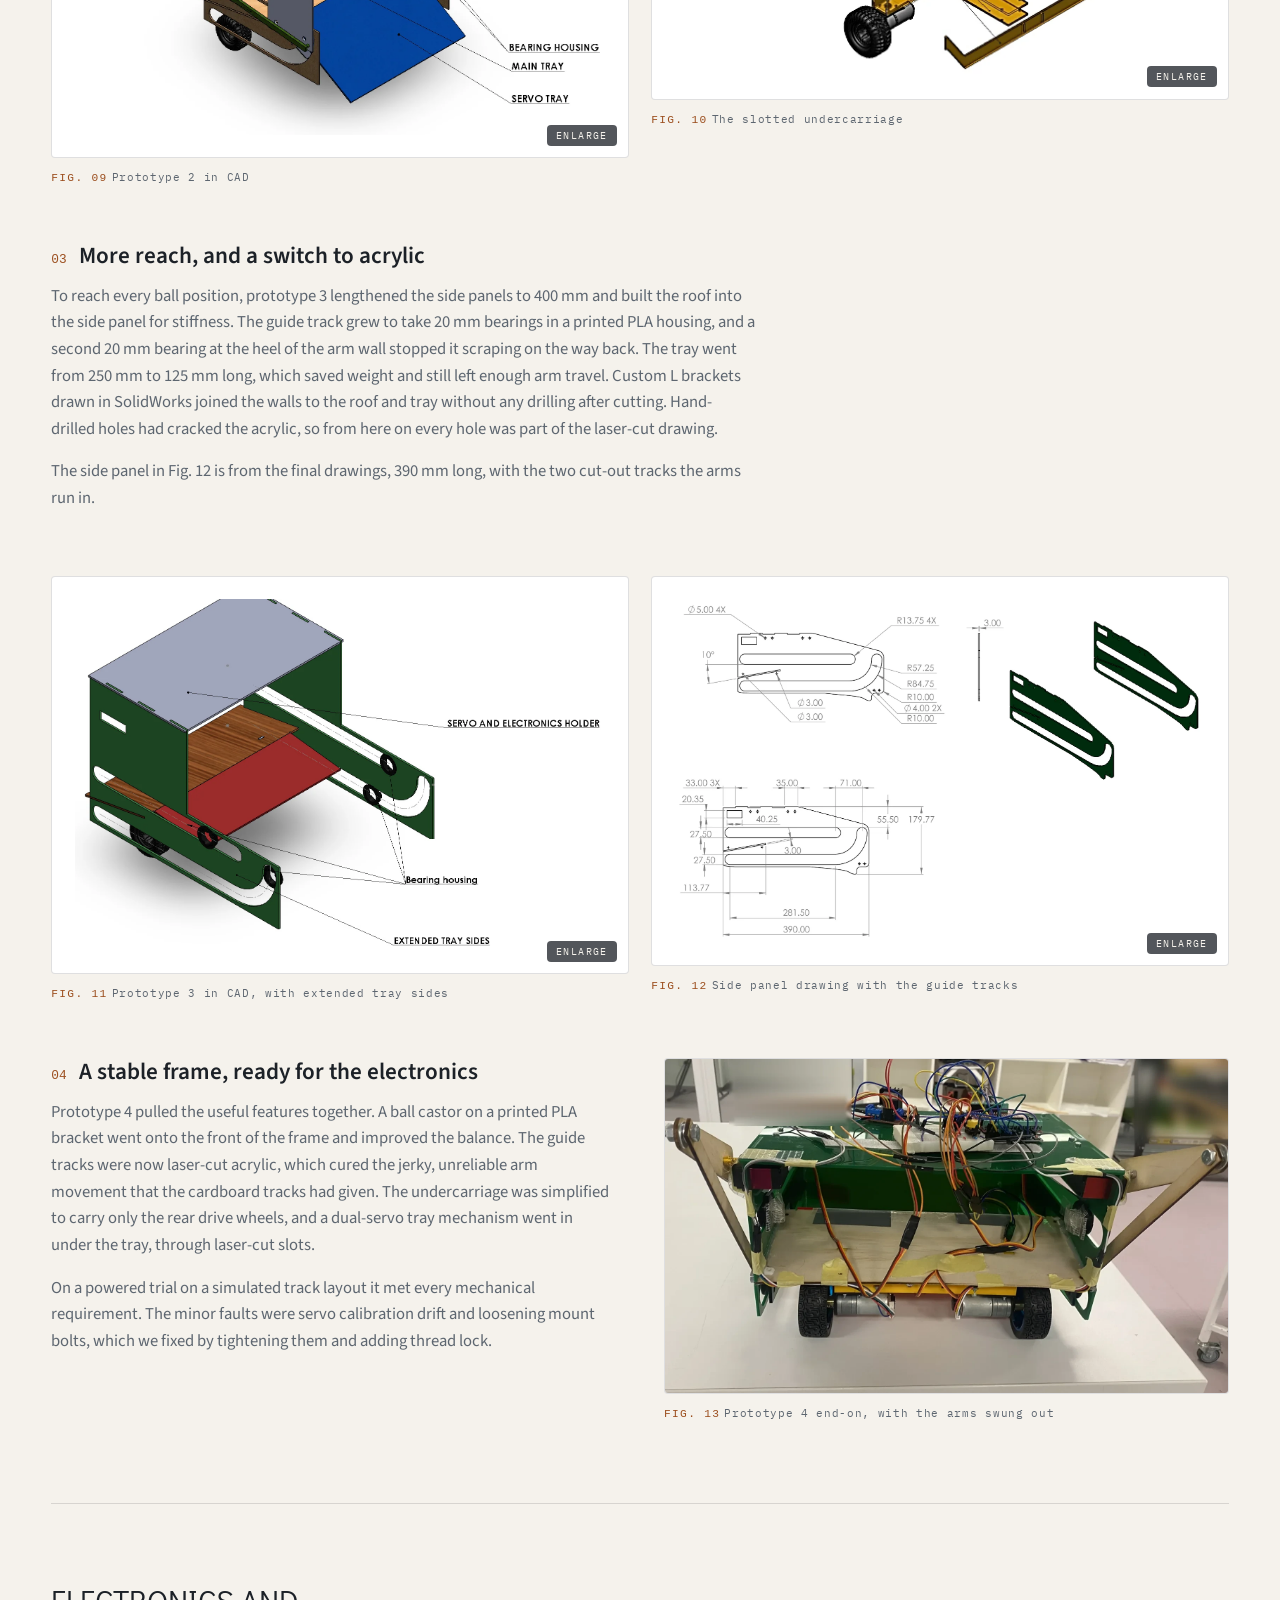
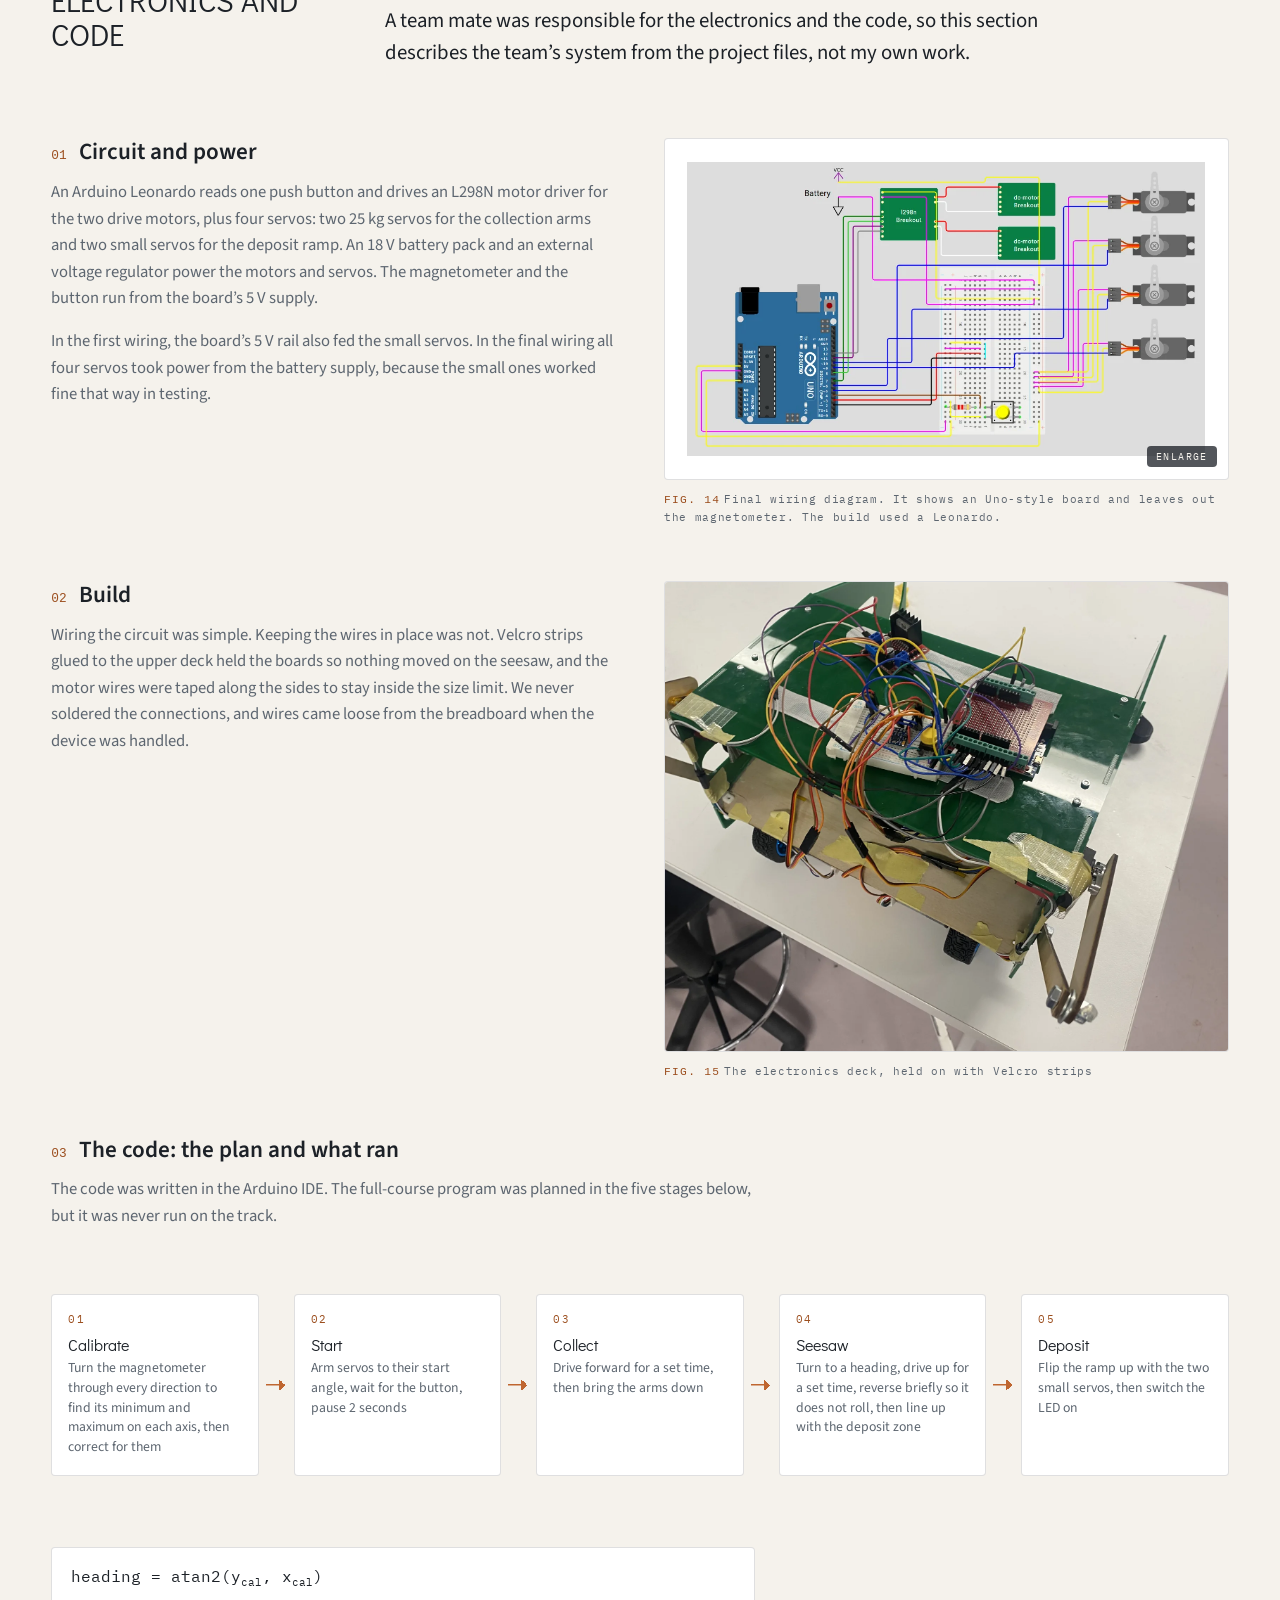
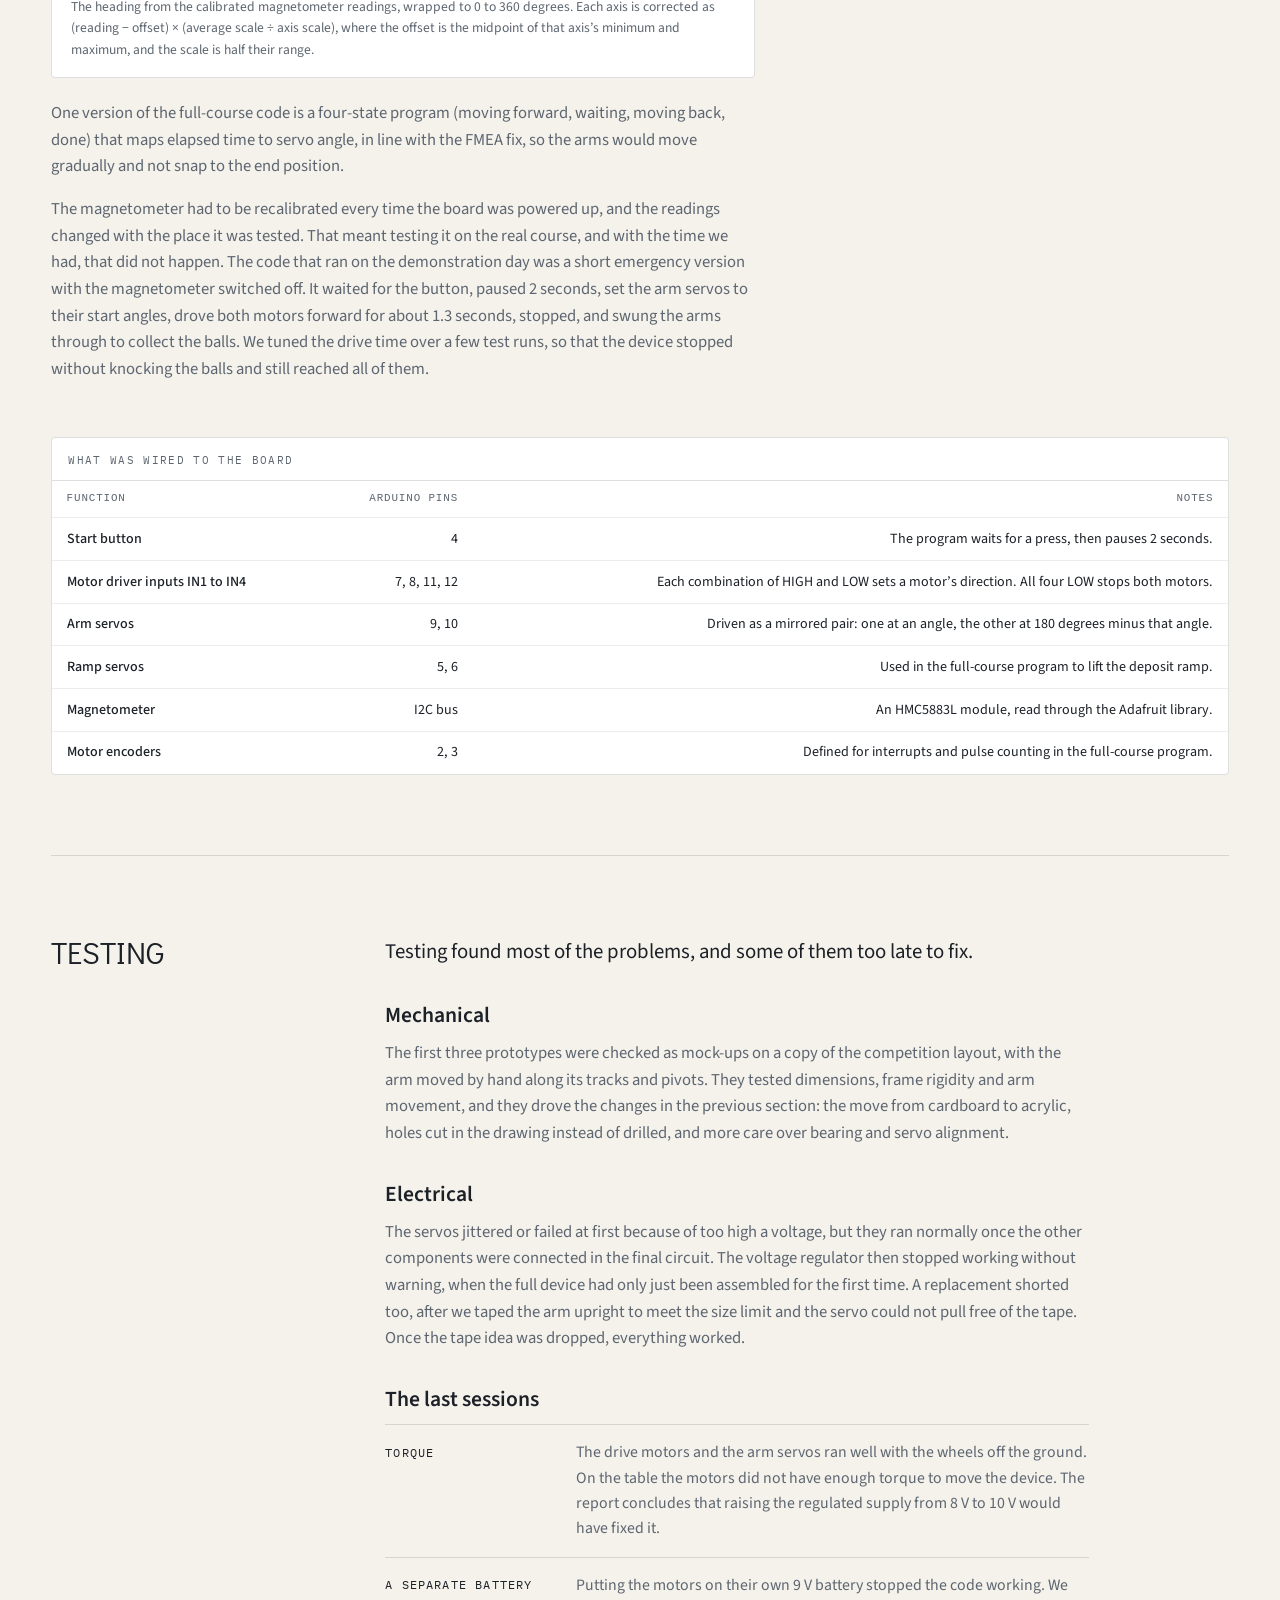
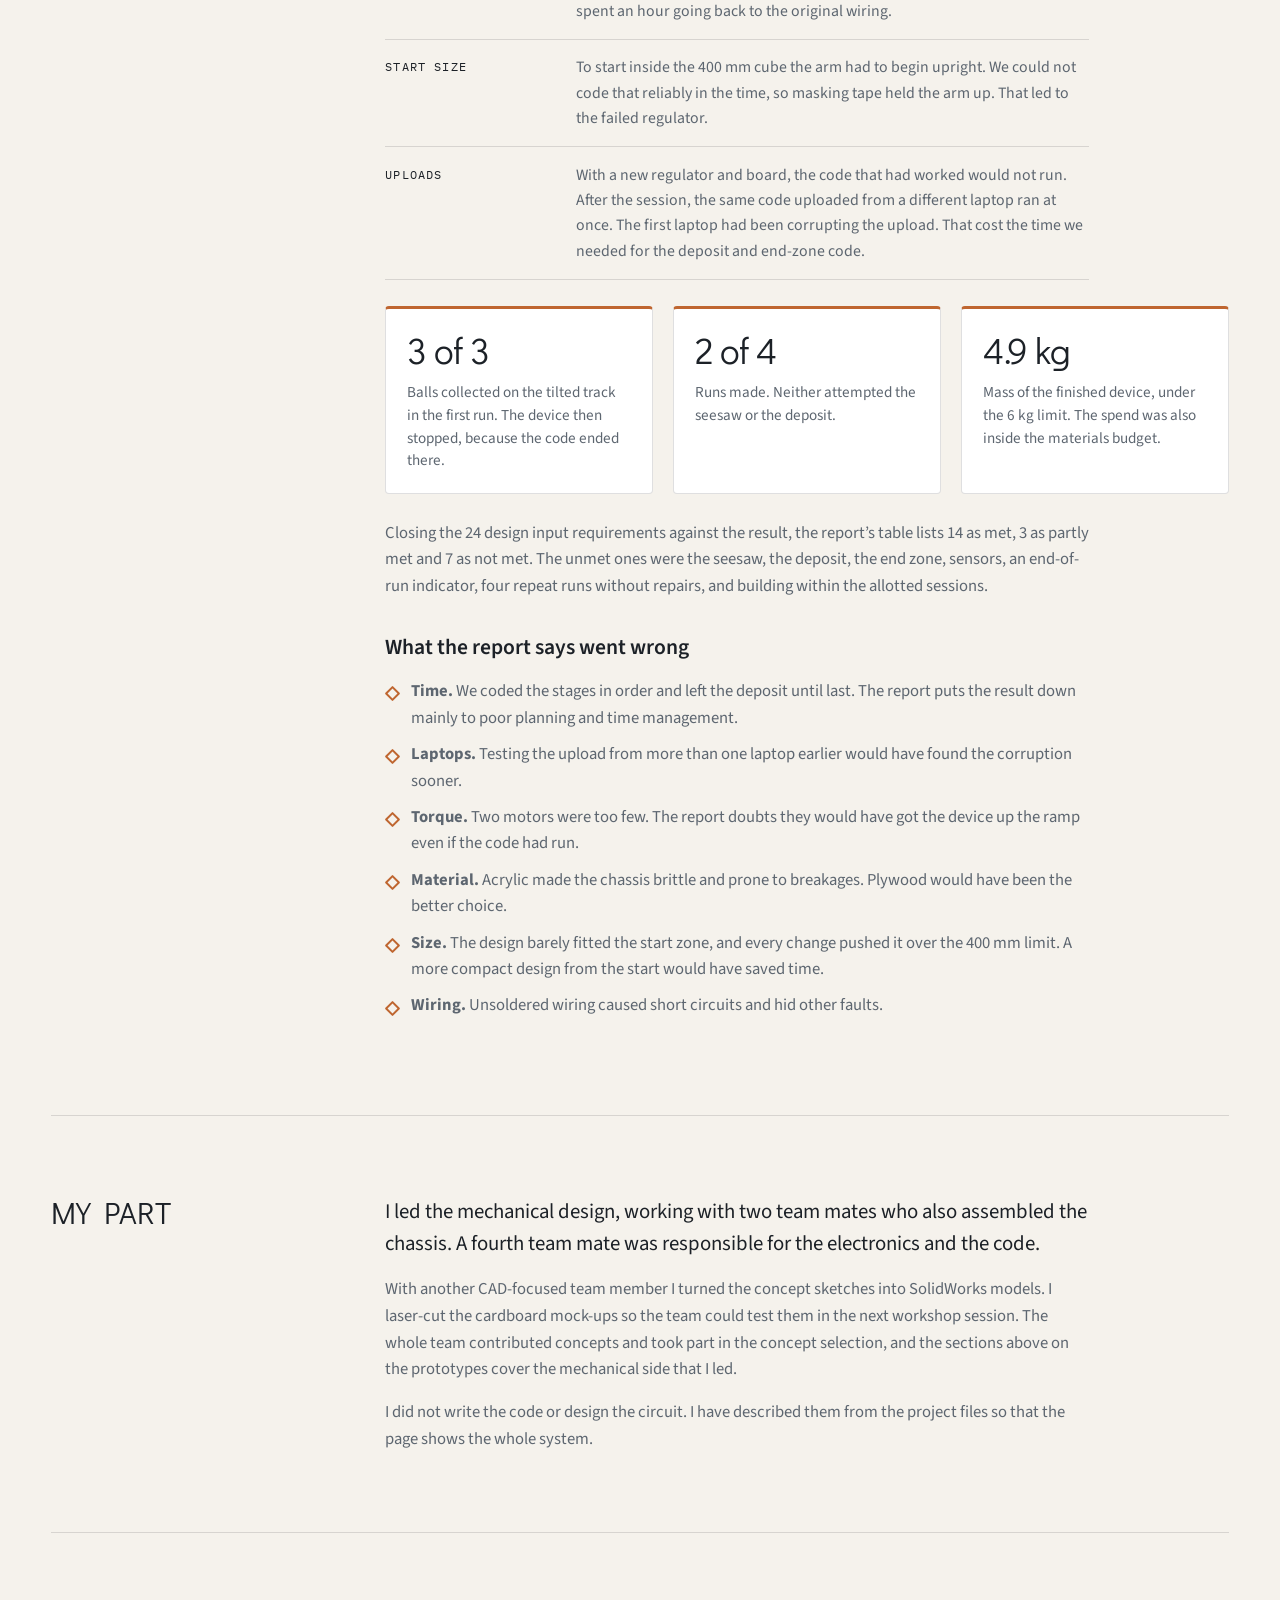
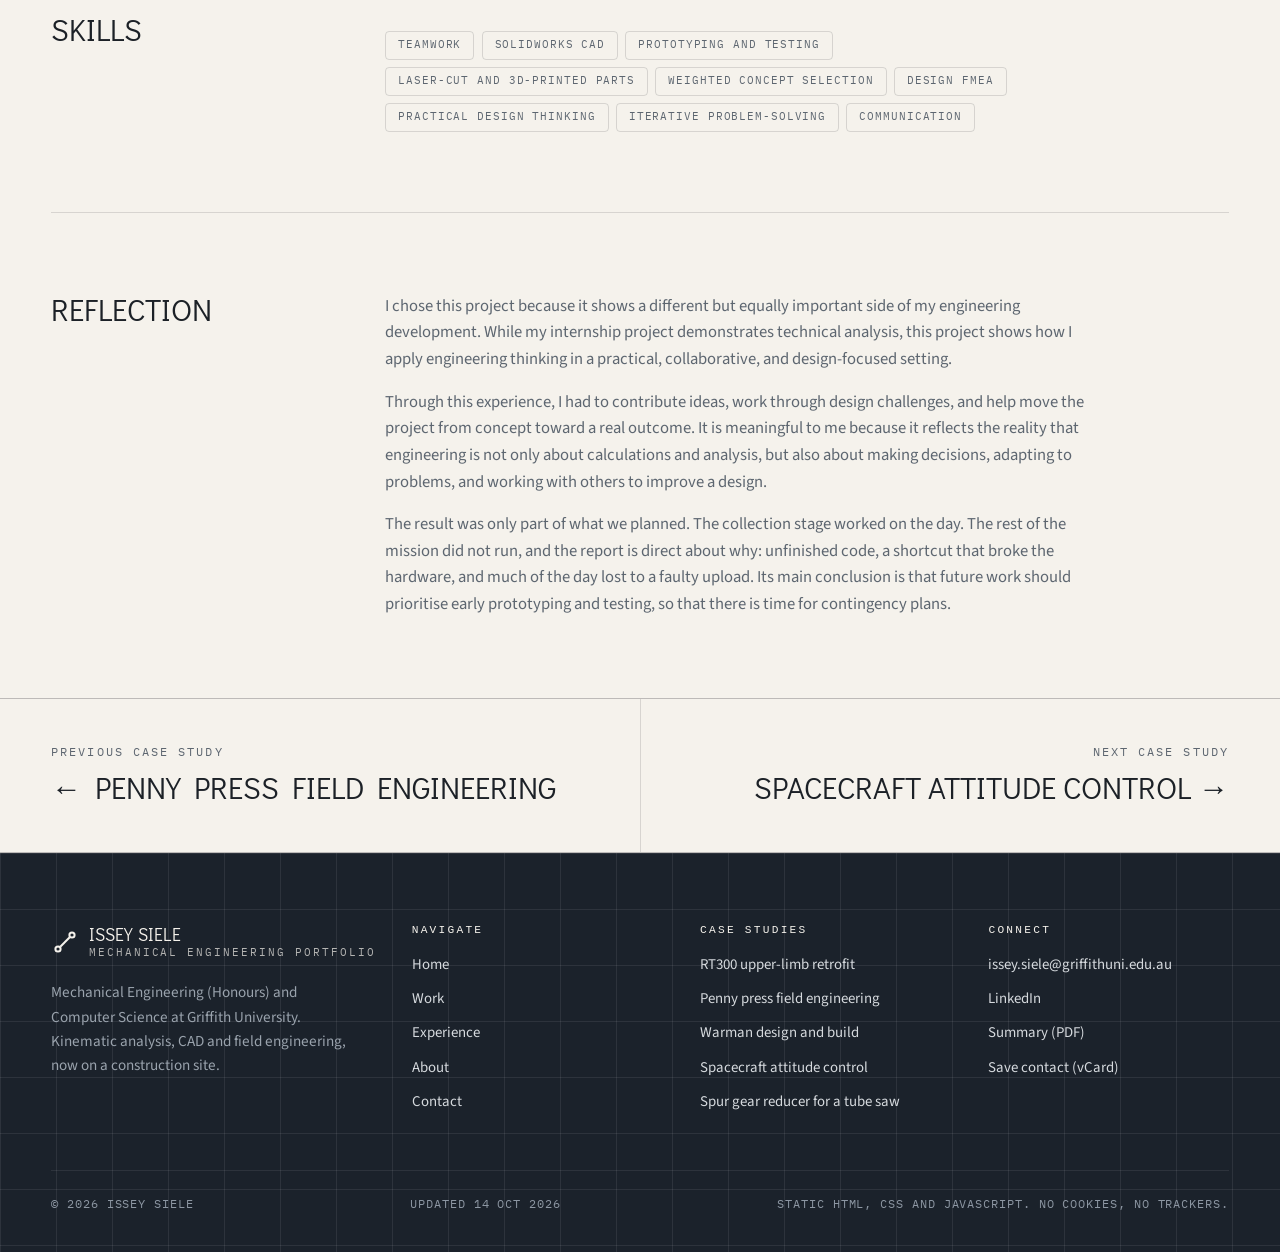
<file: project-warman.html>
<!DOCTYPE html>
<html lang="en-AU">
<head>
  <meta charset="utf-8">
  <meta name="viewport" content="width=device-width, initial-scale=1">
  <title>Warman Design and Build | Issey Siele</title>
  <meta name="description" content="Coursework case study: a four-person team design and build of a small autonomous ball-collecting vehicle, from concept selection through four prototypes, electronics and code, to testing.">
  <meta name="author" content="Issey Siele">
  <link rel="canonical" href="https://isseysiele.github.io/portfolio/project-warman.html">
  <meta name="theme-color" content="#1b222b">
  <meta property="og:type" content="article">
  <meta property="og:site_name" content="Issey Siele">
  <meta property="og:locale" content="en_AU">
  <meta property="og:title" content="Warman Design and Build | Issey Siele">
  <meta property="og:description" content="Coursework case study: a four-person team design and build of a small autonomous ball-collecting vehicle, from concept selection through four prototypes, electronics and code, to testing.">
  <meta property="og:url" content="https://isseysiele.github.io/portfolio/project-warman.html">
  <meta property="og:image" content="https://isseysiele.github.io/portfolio/assets/og/og-warman.jpg">
  <meta property="og:image:width" content="1200">
  <meta property="og:image:height" content="630">
  <meta property="og:image:alt" content="Warman design and build case study">
  <meta name="twitter:card" content="summary_large_image">
  <link rel="icon" href="favicon.ico" sizes="32x32">
  <link rel="icon" href="icon.svg" type="image/svg+xml">
  <link rel="apple-touch-icon" href="apple-touch-icon.png">
  <link rel="manifest" href="site.webmanifest">
  <link rel="preload" href="assets/fonts/didact-gothic-latin-400-normal.woff2" as="font" type="font/woff2" crossorigin>
  <link rel="preload" href="assets/fonts/source-sans-3-latin-400-normal.woff2" as="font" type="font/woff2" crossorigin>
  <link rel="stylesheet" href="styles.css?v=20261007">
  <script>document.documentElement.classList.add('js');</script>
  <script defer src="script.js?v=20261007"></script>
  <script type="application/ld+json">{"@context": "https://schema.org", "@graph": [{"@type": "Person", "@id": "https://isseysiele.github.io/portfolio/#person", "name": "Issey Siele", "url": "https://isseysiele.github.io/portfolio/", "image": "https://isseysiele.github.io/portfolio/assets/img/about-portrait.webp", "jobTitle": "Construction Cadet", "worksFor": {"@type": "Organization", "name": "Binah Construction"}, "affiliation": {"@type": "CollegeOrUniversity", "name": "Griffith University"}, "knowsAbout": ["Mechanical engineering", "Kinematic analysis", "SolidWorks", "Mechanism analysis", "Field service engineering", "Construction programming", "Python", "MATLAB", "Data science"], "knowsLanguage": ["en", "ti"], "address": {"@type": "PostalAddress", "addressLocality": "Brisbane", "addressRegion": "QLD", "addressCountry": "AU"}, "sameAs": ["https://www.linkedin.com/in/isseysiele/"]}, {"@type": "WebSite", "@id": "https://isseysiele.github.io/portfolio/#website", "url": "https://isseysiele.github.io/portfolio/", "name": "Issey Siele, Mechanical Engineering Portfolio", "inLanguage": "en-AU", "author": {"@id": "https://isseysiele.github.io/portfolio/#person"}}, {"@type": "Article", "@id": "https://isseysiele.github.io/portfolio/project-warman.html#page", "url": "https://isseysiele.github.io/portfolio/project-warman.html", "name": "Warman Design and Build | Issey Siele", "description": "Coursework case study: a four-person team design and build of a small autonomous ball-collecting vehicle, from concept selection through four prototypes, electronics and code, to testing.", "isPartOf": {"@id": "https://isseysiele.github.io/portfolio/#website"}, "inLanguage": "en-AU", "dateModified": "2026-10-14", "headline": "Warman Design and Build", "author": {"@id": "https://isseysiele.github.io/portfolio/#person"}, "image": "https://isseysiele.github.io/portfolio/assets/og/og-warman.jpg"}, {"@type": "BreadcrumbList", "itemListElement": [{"@type": "ListItem", "position": 1, "name": "Home", "item": "https://isseysiele.github.io/portfolio/"}, {"@type": "ListItem", "position": 2, "name": "Work", "item": "https://isseysiele.github.io/portfolio/portfolio.html"}, {"@type": "ListItem", "position": 3, "name": "Warman design and build", "item": "https://isseysiele.github.io/portfolio/project-warman.html"}]}]}</script>
</head>
<body>
  <a class="skip-link" href="#main">Skip to content</a>
  <header class="site-header site-header--light">
    <a class="brand" href="index.html" aria-label="Issey Siele, home">
      <svg class="brand__mark" viewBox="0 0 28 28" fill="none" aria-hidden="true"><circle cx="7" cy="21" r="2.6" stroke-width="2"/><circle cx="21" cy="7" r="2.6" stroke-width="2"/><line x1="9.3" y1="18.8" x2="18.7" y2="9.2" stroke-width="2"/></svg>
      <span>
        <span class="brand__name">Issey Siele</span>
        <span class="brand__sub">Mechanical Engineering Portfolio</span>
      </span>
    </a>
    <button class="menu-toggle" type="button" aria-expanded="false" aria-controls="site-nav"><span class="menu-toggle__bars" aria-hidden="true"></span><span class="visually-hidden">Open menu</span></button>
    <nav class="site-nav" id="site-nav" aria-label="Primary">
      <a href="portfolio.html" aria-current="true">Work</a><a href="experience.html">Experience</a><a href="about.html">About</a><a href="contact.html">Contact</a><a class="site-nav__cta" href="resume.html">Summary PDF</a>
    </nav>
  </header>

  <main id="main">
    <section class="cs-hero blueprint" aria-labelledby="cs-title">
      <div class="cs-hero__inner">
        <div class="reveal">
          <p class="eyebrow">Coursework &middot; Team design project</p>
          <h1 id="cs-title">Warman<em>design and build</em></h1>
          <p class="cs-hero__lede">A university coursework project. With three team mates I designed and built a small autonomous vehicle to the rules of the Warman student design-and-build competition: collect balls, cross a seesaw, drop the balls in a zone. I led the mechanical design. On the demonstration day it collected all three balls but did not get further, and this page covers why.</p>
        </div>
        <figure class="cs-hero__figure cs-hero__figure--photo reveal">
          <img src="assets/img/warman-main.webp" width="832" height="603" alt="Warman design and build prototype with electronics mounted on top" fetchpriority="high" decoding="async">
          <figcaption class="figcap--light">Fig. 01 / The final prototype</figcaption>
        </figure>
      </div>
      <dl class="glance reveal">
        <div><dt>Type</dt><dd>Coursework, team design and build project</dd></div>
        <div><dt>Team</dt><dd>Four students</dd></div>
        <div><dt>My role</dt><dd>Led the mechanical design, SolidWorks CAD and mock-ups</dd></div>
        <div><dt>Tools</dt><dd>SolidWorks, laser cutter, 3D printer, Arduino</dd></div>
        <div><dt>Result</dt><dd>First stage worked: all three balls collected</dd></div>
      </dl>
    </section>

    <nav class="cs-nav" aria-label="Case study sections">
      <ol>
        <li><a href="#overview">Overview</a></li>
        <li><a href="#challenge">The challenge</a></li>
        <li><a href="#device">The device</a></li>
        <li><a href="#decisions">Design decisions</a></li>
        <li><a href="#prototypes">Prototypes</a></li>
        <li><a href="#electronics">Electronics and code</a></li>
        <li><a href="#testing">Testing</a></li>
        <li><a href="#role">My part</a></li>
        <li><a href="#skills">Skills</a></li>
        <li><a href="#reflection">Reflection</a></li>
      </ol>
    </nav>

    <div class="frame">
      <section class="cs-section" id="overview" aria-labelledby="h-overview">
        <div class="cs-grid">
          <div class="cs-grid__label"><h2 id="h-overview">Overview</h2></div>
          <div class="prose reveal">
            <p>This was a team project in my mechanical engineering design course, so it is coursework. The brief was to design and build a device to the rules of the Warman student design-and-build competition, and to record the whole design process in a group report: requirements, concepts, selection, prototypes, testing, a failure-mode analysis (FMEA) and a sustainability analysis.</p>
            <p>Compared with my internship project, this one highlights a more hands-on and team-based side of my engineering development. It also did not fully work. The device collected the balls, but the seesaw and deposit stages did not run in the demonstration, so I have written up the testing in some detail.</p>
          </div>
        </div>
        <div class="fig-row reveal">
          <figure class="fig"><div class="fig__frame fig__frame--cover"><img src="assets/img/warman-cad-full.webp" width="490" height="960" alt="CAD model of the prototype chassis" loading="lazy" decoding="async"></div><figcaption><b>Fig. 02</b>CAD model of the chassis</figcaption></figure>
          <figure class="fig"><div class="fig__frame fig__frame--cover"><img src="assets/img/warman-cad-detail.webp" width="344" height="632" alt="Close CAD view of the chassis side plate and wheel" loading="lazy" decoding="async"></div><figcaption><b>Fig. 03</b>CAD detail</figcaption></figure>
        </div>
      </section>

      <section class="cs-section" id="challenge" aria-labelledby="h-challenge">
        <div class="cs-grid">
          <div class="cs-grid__label"><h2 id="h-challenge">The challenge</h2></div>
          <div class="prose reveal">
            <p class="lead">The device had to do the whole job by itself after one button press.</p>
            <p>On a slightly tilted track, it had to collect three balls of different sizes (a tennis ball, a racquetball and a table tennis ball) placed at random in a 3 by 3 grid, cross a pivoting seesaw, drop the balls into a deposit zone, and stop completely in an end zone. The limit was 120 seconds, and nobody could touch it once it had started.</p>
            <dl class="facts">
              <div><dt>Size and mass</dt><dd>Fit inside a 400 mm cube at the start, and weigh less than 6 kg.</dd></div>
              <div><dt>Autonomy</dt><dd>Start from one switch or button. All power and control on board. No pre-assembled robotics kits, although microcontrollers and motors were allowed.</dd></div>
              <div><dt>Safety</dt><dd>No sharp parts, insulated and secured wiring, and every part fixed to the body.</dd></div>
              <div><dt>Build</dt><dd>Made by the team from a small materials budget, with the build meant to fit in six weekly four-hour workshop sessions.</dd></div>
            </dl>
            <p>The group report turned the brief into user requirements and then into 24 numbered design input requirements, each one something we could check. We used the same numbers at the end to check the finished device.</p>
          </div>
        </div>
      </section>

      <section class="cs-section" id="device" aria-labelledby="h-device">
        <div class="cs-grid">
          <div class="cs-grid__label"><h2 id="h-device">The device</h2></div>
          <div class="prose reveal">
            <p class="lead">The final prototype is a two-tier chassis. The drive, the collection arms and the trays are on the lower tier, and the electronics sit on the upper deck.</p>
            <dl class="facts">
              <div><dt>Chassis</dt><dd>Laser-cut 3 mm acrylic side panels and deck, a plywood tray and plywood arms, and 3D-printed PLA brackets and bearing housings. About 390 mm long and 330 mm wide, inside the 400 mm cube.</dd></div>
              <div><dt>Drive</dt><dd>Two geared DC motors with encoders driving two wheels through an L298N motor driver, with ball-transfer castors on printed PLA mounts at the front.</dd></div>
              <div><dt>Collection</dt><dd>A pair of side arms, one on each side, each guided along a cut-out track in the acrylic side panel on 20 mm bearings in printed housings. Two 25 kg servos move them through linkages, so they swing forward and up, then back and down, raking the balls into the tray.</dd></div>
              <div><dt>Deposit</dt><dd>A ramp hinged at the rear and lifted by two small servos. The balls roll out under gravity into the deposit zone, and the ramp reaches slightly over the zone so they cannot escape.</dd></div>
              <div><dt>Turning</dt><dd>Two-wheel differential drive. A magnetometer was meant to hold the heading, so that turns stayed consistent from run to run.</dd></div>
              <div><dt>Control</dt><dd>An Arduino Leonardo runs the sequence after one press of a push button. The details are under Electronics and code.</dd></div>
            </dl>
          </div>
        </div>
        <div class="fig-row reveal">
          <figure class="fig"><div class="fig__frame"><img src="assets/img/warman-final-ramp.webp" width="1600" height="1333" alt="The final prototype from one end, showing the green acrylic side panels, the red deposit ramp under the upper deck and the electronics on top" loading="lazy" decoding="async"></div><figcaption><b>Fig. 04</b>The final prototype, with the red deposit ramp under the electronics deck</figcaption></figure>
          <figure class="fig"><div class="fig__frame fig__frame--pad"><button type="button" class="zoom" data-full="assets/img/warman-drawing-views.webp" data-caption="Fig. 05 / Final design, dimensioned views with the arms fully extended" aria-label="Enlarge: Four views of the final CAD model with the arms fully extended: trimetric, isometric, side and front, with overall dimensions"><img src="assets/img/warman-drawing-views.webp" width="1546" height="1202" alt="Four views of the final CAD model with the arms fully extended: trimetric, isometric, side and front, with overall dimensions" loading="lazy" decoding="async"><span class="zoom__hint" aria-hidden="true">Enlarge</span></button></div><figcaption><b>Fig. 05</b>Final design in CAD, arms fully extended</figcaption></figure>
        </div>
      </section>

      <section class="cs-section" id="decisions" aria-labelledby="h-decisions">
        <div class="cs-grid">
          <div class="cs-grid__label"><h2 id="h-decisions">Design decisions</h2></div>
          <div class="prose reveal">
            <p class="lead">We chose the design in three parts, collection, travel and deposit, so that each sub-system could be compared on its own.</p>
            <p>Each of us aimed to sketch one or two ideas for each part, which gave fifteen concepts: seven ways to collect the balls, five ways to travel and three ways to deposit them. We scored them in a weighted decision matrix (Pugh&rsquo;s method), with each criterion weighted from 1 to 10 for how much it mattered. Reliability, accuracy and safety carried the most weight, and aesthetics carried little.</p>
            <div class="table-wrap"><table class="data-table"><caption>Weighted decision matrix: the top two concepts for each sub-system</caption><thead><tr><th scope="col">Sub-system</th><th scope="col">Concepts scored</th><th scope="col">Chosen (weighted score)</th><th scope="col">Runner-up</th></tr></thead><tbody>
              <tr><th scope="row">Collection</th><td>7</td><td class="is-changed">Arm on an upward guide rail, 631</td><td>Horseshoe-shaped rail, 623</td></tr>
              <tr><th scope="row">Travel</th><td>5</td><td class="is-changed">Two-wheel drive with a magnetometer, 687</td><td>Jack system, 636</td></tr>
              <tr><th scope="row">Deposit</th><td>3</td><td class="is-changed">Hinged ramp, 611</td><td>Pipe, 565</td></tr>
            </tbody></table></div>
            <h3>Why those won</h3>
            <ul>
              <li><b>Collection.</b> The rail scored highest on reliability, accuracy and safety (9, 9 and 10) and on mechanical simplicity (9): a physical track makes the arm follow the same path every run. The claw concepts needed extra servos and more code, and the conveyor needed another motor.</li>
              <li><b>Travel.</b> The magnetometer concept kept the simple two-wheel drive but added a way to turn to a set heading, because turning by wheel speed alone can be inconsistent from run to run when the power fluctuates. The sensor had to sit above the drive axle, away from the magnetic fields of the motors.</li>
              <li><b>Deposit.</b> The balls start low, so tipping a hinged ramp and letting gravity do the work was easier to build than lifting them up to a pipe.</li>
            </ul>
            <p>The final design joined the collection arm from the hinged-arm concept to the guide rails of the rail concept, and added the magnetometer and the hinged ramp.</p>
            <div class="table-wrap"><table class="data-table"><caption>Materials, and what each one taught us</caption><thead><tr><th scope="col">Material</th><th scope="col">Used for</th><th scope="col">What we found</th></tr></thead><tbody>
              <tr><th scope="row">Cardboard, 3 and 4.5 mm</th><td>Early prototypes</td><td>Quick and cheap for checking dimensions, but not stiff enough.</td></tr>
              <tr><th scope="row">Acrylic, 3 mm</th><td>Side panels, deck, guide tracks</td><td>Stiff, with low-friction bearing tracks, but brittle. Hand-drilled holes cracked it, so every hole was cut in SolidWorks before laser cutting.</td></tr>
              <tr><th scope="row">PLA, 3D printed</th><td>Brackets, bearing housings, castor mounts</td><td>Complex shapes at low cost, but tolerances had to be tight where PLA met acrylic.</td></tr>
              <tr><th scope="row">Plywood, 3 mm</th><td>Tray, arms, and parts that had given trouble in acrylic</td><td>None of the plywood parts needed recutting.</td></tr>
            </tbody></table></div>
            <p>The sustainability analysis in the report looked at the chassis. Acrylic is a petroleum-based plastic that is hard to recycle, and our breakages and design changes meant cutting some parts more than once. Some acrylic parts were replaced with plywood, which comes from a renewable source.</p>
            <div class="callout">
              <p class="callout__title">Design FMEA: two failure modes we planned for</p>
              <ul>
                <li>The arm could jam out of its rail through an uneven join between arm and rail, overloading the chassis and possibly cracking the acrylic. The fix was to hold the arm on the rail with bearings.</li>
                <li>The arm servos could swing the acrylic arm down fast enough to fracture it. The fix was to move the servos in small steps instead of one large movement.</li>
              </ul>
            </div>
          </div>
        </div>
        <div class="fig-wide reveal">
          <figure class="fig"><div class="fig__frame fig__frame--pad"><button type="button" class="zoom" data-full="assets/img/warman-concept-sketch.webp" data-caption="Fig. 06 / Concept sketch of the combined design" aria-label="Enlarge: Three hand-drawn side views of the combined concept: main chassis, chassis with pivot track, and chassis with the collection arm, with the magnetometer on a mast and servo-guided arms labelled"><img src="assets/img/warman-concept-sketch.webp" width="1600" height="932" alt="Three hand-drawn side views of the combined concept: main chassis, chassis with pivot track, and chassis with the collection arm, with the magnetometer on a mast and servo-guided arms labelled" loading="lazy" decoding="async"><span class="zoom__hint" aria-hidden="true">Enlarge</span></button></div><figcaption><b>Fig. 06</b>Concept sketch of the combined design: chassis, rail track, collection arm and a magnetometer on a mast</figcaption></figure>
        </div>
      </section>

      <section class="cs-section" id="prototypes" aria-labelledby="h-prototypes">
        <div class="cs-grid">
          <div class="cs-grid__label"><h2 id="h-prototypes">Prototypes</h2></div>
          <div>
            <p class="lead reveal" style="max-width:var(--prose)">Four prototypes, each one a response to what testing showed on the one before.</p>
          </div>
        </div>
        <ol class="steps" style="margin-top:clamp(2rem,5vw,3rem)">
          <li class="step step--stack reveal">
            <div class="step__copy prose">
              <h3>Cardboard, to check the concept</h3>
              <p>Prototype 1 was laser-cut from 3 mm cardboard, from 2D SolidWorks models: two side frames, a central tray and external arms, joined with tape and hot glue. It confirmed that the dimensions fitted the competition layout. The cardboard was too flexible, though, so the frame twisted and the parts would not stay aligned.</p>
            </div>
            <div class="fig-row" style="margin-top:0">
              <figure class="fig"><div class="fig__frame fig__frame--pad"><button type="button" class="zoom" data-full="assets/img/warman-cad-p1.webp" data-caption="Fig. 07 / Prototype 1 in CAD" aria-label="Enlarge: SolidWorks assembly of prototype 1 with the arm wall, side arms with guide slots, main tray, servo tray, 25 kg servo and servo arm labelled"><img src="assets/img/warman-cad-p1.webp" width="1352" height="971" alt="SolidWorks assembly of prototype 1 with the arm wall, side arms with guide slots, main tray, servo tray, 25 kg servo and servo arm labelled" loading="lazy" decoding="async"><span class="zoom__hint" aria-hidden="true">Enlarge</span></button></div><figcaption><b>Fig. 07</b>Prototype 1 in CAD</figcaption></figure>
              <figure class="fig"><div class="fig__frame fig__frame--pad"><img src="assets/img/warman-cardboard.webp" width="430" height="432" alt="Cardboard mock-up with taped joints, a slotted side arm and a flat tray" loading="lazy" decoding="async"></div><figcaption><b>Fig. 08</b>An early cardboard prototype</figcaption></figure>
            </div>
          </li>
          <li class="step step--stack reveal">
            <div class="step__copy prose">
              <h3>Slots and tabs, and an undercarriage</h3>
              <p>Prototype 2 stayed laser-cut but moved to 4.5 mm cardboard with slot-and-tab joints for the tray, the wheel mounts and a housing for the servo and electronics. A slotted insert at 10 degrees stiffened the join between the tray and the sides. Under the tray went an undercarriage of five interlocking parts with an L bracket for the motor and wheel. Smaller bearings were not available, so a 10 mm bearing from the workshop sat in a custom 3D-printed housing.</p>
              <p>Testing showed that the arm could not reach every ball position.</p>
            </div>
            <div class="fig-row" style="margin-top:0">
              <figure class="fig"><div class="fig__frame fig__frame--pad"><button type="button" class="zoom" data-full="assets/img/warman-cad-p2.webp" data-caption="Fig. 09 / Prototype 2 in CAD" aria-label="Enlarge: SolidWorks assembly of prototype 2 with a servo and electronics holder, bearing housings, main tray and servo tray labelled"><img src="assets/img/warman-cad-p2.webp" width="1409" height="875" alt="SolidWorks assembly of prototype 2 with a servo and electronics holder, bearing housings, main tray and servo tray labelled" loading="lazy" decoding="async"><span class="zoom__hint" aria-hidden="true">Enlarge</span></button></div><figcaption><b>Fig. 09</b>Prototype 2 in CAD</figcaption></figure>
              <figure class="fig"><div class="fig__frame fig__frame--pad"><button type="button" class="zoom" data-full="assets/img/warman-undercarriage.webp" data-caption="Fig. 10 / Prototype 2 undercarriage" aria-label="Enlarge: CAD of the prototype 2 undercarriage, a slotted frame with two wheels, with the tray slot points and L bracket motor and wheel mount labelled"><img src="assets/img/warman-undercarriage.webp" width="1077" height="550" alt="CAD of the prototype 2 undercarriage, a slotted frame with two wheels, with the tray slot points and L bracket motor and wheel mount labelled" loading="lazy" decoding="async"><span class="zoom__hint" aria-hidden="true">Enlarge</span></button></div><figcaption><b>Fig. 10</b>The slotted undercarriage</figcaption></figure>
            </div>
          </li>
          <li class="step step--stack reveal">
            <div class="step__copy prose">
              <h3>More reach, and a switch to acrylic</h3>
              <p>To reach every ball position, prototype 3 lengthened the side panels to 400 mm and built the roof into the side panel for stiffness. The guide track grew to take 20 mm bearings in a printed PLA housing, and a second 20 mm bearing at the heel of the arm wall stopped it scraping on the way back. The tray went from 250 mm to 125 mm long, which saved weight and still left enough arm travel. Custom L brackets drawn in SolidWorks joined the walls to the roof and tray without any drilling after cutting. Hand-drilled holes had cracked the acrylic, so from here on every hole was part of the laser-cut drawing.</p>
              <p>The side panel in Fig. 12 is from the final drawings, 390 mm long, with the two cut-out tracks the arms run in.</p>
            </div>
            <div class="fig-row" style="margin-top:0">
              <figure class="fig"><div class="fig__frame fig__frame--pad"><button type="button" class="zoom" data-full="assets/img/warman-cad-p3.webp" data-caption="Fig. 11 / Prototype 3 in CAD, with extended tray sides" aria-label="Enlarge: SolidWorks assembly of prototype 3 in green acrylic with the extended tray sides, bearing housings and the servo and electronics holder labelled"><img src="assets/img/warman-cad-p3.webp" width="1515" height="1004" alt="SolidWorks assembly of prototype 3 in green acrylic with the extended tray sides, bearing housings and the servo and electronics holder labelled" loading="lazy" decoding="async"><span class="zoom__hint" aria-hidden="true">Enlarge</span></button></div><figcaption><b>Fig. 11</b>Prototype 3 in CAD, with extended tray sides</figcaption></figure>
              <figure class="fig"><div class="fig__frame fig__frame--pad"><button type="button" class="zoom" data-full="assets/img/warman-drawing-side.webp" data-caption="Fig. 12 / Side panel drawing with the guide tracks" aria-label="Enlarge: Dimensioned drawing of the acrylic side panel with its two cut-out guide tracks, 390 millimetres long, and a 3D view of the left and right panels"><img src="assets/img/warman-drawing-side.webp" width="1600" height="1035" alt="Dimensioned drawing of the acrylic side panel with its two cut-out guide tracks, 390 millimetres long, and a 3D view of the left and right panels" loading="lazy" decoding="async"><span class="zoom__hint" aria-hidden="true">Enlarge</span></button></div><figcaption><b>Fig. 12</b>Side panel drawing with the guide tracks</figcaption></figure>
            </div>
          </li>
          <li class="step reveal">
            <div class="step__copy prose">
              <h3>A stable frame, ready for the electronics</h3>
              <p>Prototype 4 pulled the useful features together. A ball castor on a printed PLA bracket went onto the front of the frame and improved the balance. The guide tracks were now laser-cut acrylic, which cured the jerky, unreliable arm movement that the cardboard tracks had given. The undercarriage was simplified to carry only the rear drive wheels, and a dual-servo tray mechanism went in under the tray, through laser-cut slots.</p>
              <p>On a powered trial on a simulated track layout it met every mechanical requirement. The minor faults were servo calibration drift and loosening mount bolts, which we fixed by tightening them and adding thread lock.</p>
            </div>
            <div>
              <figure class="fig"><div class="fig__frame"><img src="assets/img/warman-final-arms.webp" width="1600" height="948" alt="The final prototype seen end-on, with two plywood collection arms angled out to either side, a plywood tray, two geared motors with wheels and the electronics deck on top" loading="lazy" decoding="async"></div><figcaption><b>Fig. 13</b>Prototype 4 end-on, with the arms swung out</figcaption></figure>
            </div>
          </li>
        </ol>
      </section>

      <section class="cs-section" id="electronics" aria-labelledby="h-electronics">
        <div class="cs-grid">
          <div class="cs-grid__label"><h2 id="h-electronics">Electronics and code</h2></div>
          <div>
            <p class="lead reveal" style="max-width:var(--prose)">A team mate was responsible for the electronics and the code, so this section describes the team&rsquo;s system from the project files, not my own work.</p>
          </div>
        </div>
        <ol class="steps" style="margin-top:clamp(2rem,5vw,3rem)">
          <li class="step reveal">
            <div class="step__copy prose">
              <h3>Circuit and power</h3>
              <p>An Arduino Leonardo reads one push button and drives an L298N motor driver for the two drive motors, plus four servos: two 25 kg servos for the collection arms and two small servos for the deposit ramp. An 18 V battery pack and an external voltage regulator power the motors and servos. The magnetometer and the button run from the board&rsquo;s 5 V supply.</p>
              <p>In the first wiring, the board&rsquo;s 5 V rail also fed the small servos. In the final wiring all four servos took power from the battery supply, because the small ones worked fine that way in testing.</p>
            </div>
            <div>
              <figure class="fig"><div class="fig__frame fig__frame--pad"><button type="button" class="zoom" data-full="assets/img/warman-wiring.webp" data-caption="Fig. 14 / Final wiring diagram" aria-label="Enlarge: Final wiring diagram showing a microcontroller board, a breadboard with a push button, a motor driver with two motors, four servos and a battery"><img src="assets/img/warman-wiring.webp" width="985" height="560" alt="Final wiring diagram showing a microcontroller board, a breadboard with a push button, a motor driver with two motors, four servos and a battery" loading="lazy" decoding="async"><span class="zoom__hint" aria-hidden="true">Enlarge</span></button></div><figcaption><b>Fig. 14</b>Final wiring diagram. It shows an Uno-style board and leaves out the magnetometer. The build used a Leonardo.</figcaption></figure>
            </div>
          </li>
          <li class="step reveal">
            <div class="step__copy prose">
              <h3>Build</h3>
              <p>Wiring the circuit was simple. Keeping the wires in place was not. Velcro strips glued to the upper deck held the boards so nothing moved on the seesaw, and the motor wires were taped along the sides to stay inside the size limit. We never soldered the connections, and wires came loose from the breadboard when the device was handled.</p>
            </div>
            <div>
              <figure class="fig"><div class="fig__frame"><img src="assets/img/warman-final-deck.webp" width="1600" height="1333" alt="The upper deck of the final prototype from above, with a breadboard, a motor driver, a screw-terminal shield on the microcontroller and many coloured jumper wires, held down with Velcro strips" loading="lazy" decoding="async"></div><figcaption><b>Fig. 15</b>The electronics deck, held on with Velcro strips</figcaption></figure>
            </div>
          </li>
          <li class="step step--stack reveal">
            <div class="step__copy prose">
              <h3>The code: the plan and what ran</h3>
              <p>The code was written in the Arduino IDE. The full-course program was planned in the five stages below, but it was never run on the track.</p>
            </div>
            <ol class="flow reveal">
              <li><b>Calibrate</b><span>Turn the magnetometer through every direction to find its minimum and maximum on each axis, then correct for them</span></li>
              <li><b>Start</b><span>Arm servos to their start angle, wait for the button, pause 2 seconds</span></li>
              <li><b>Collect</b><span>Drive forward for a set time, then bring the arms down</span></li>
              <li><b>Seesaw</b><span>Turn to a heading, drive up for a set time, reverse briefly so it does not roll, then line up with the deposit zone</span></li>
              <li><b>Deposit</b><span>Flip the ramp up with the two small servos, then switch the LED on</span></li>
            </ol>
            <div class="step__copy prose">
              <div class="equation">heading = atan2(y<sub>cal</sub>, x<sub>cal</sub>)<span class="equation__note">The heading from the calibrated magnetometer readings, wrapped to 0 to 360 degrees. Each axis is corrected as (reading &#8722; offset) &times; (average scale &divide; axis scale), where the offset is the midpoint of that axis&rsquo;s minimum and maximum, and the scale is half their range.</span></div>
              <p>One version of the full-course code is a four-state program (moving forward, waiting, moving back, done) that maps elapsed time to servo angle, in line with the FMEA fix, so the arms would move gradually and not snap to the end position.</p>
              <p>The magnetometer had to be recalibrated every time the board was powered up, and the readings changed with the place it was tested. That meant testing it on the real course, and with the time we had, that did not happen. The code that ran on the demonstration day was a short emergency version with the magnetometer switched off. It waited for the button, paused 2 seconds, set the arm servos to their start angles, drove both motors forward for about 1.3 seconds, stopped, and swung the arms through to collect the balls. We tuned the drive time over a few test runs, so that the device stopped without knocking the balls and still reached all of them.</p>
            </div>
          </li>
        </ol>
        <div class="table-wrap reveal" style="margin-top:clamp(1.6rem,4vw,2.4rem)"><table class="data-table"><caption>What was wired to the board</caption><thead><tr><th scope="col">Function</th><th scope="col">Arduino pins</th><th scope="col">Notes</th></tr></thead><tbody>
          <tr><th scope="row">Start button</th><td>4</td><td>The program waits for a press, then pauses 2 seconds.</td></tr>
          <tr><th scope="row">Motor driver inputs IN1 to IN4</th><td>7, 8, 11, 12</td><td>Each combination of HIGH and LOW sets a motor&rsquo;s direction. All four LOW stops both motors.</td></tr>
          <tr><th scope="row">Arm servos</th><td>9, 10</td><td>Driven as a mirrored pair: one at an angle, the other at 180 degrees minus that angle.</td></tr>
          <tr><th scope="row">Ramp servos</th><td>5, 6</td><td>Used in the full-course program to lift the deposit ramp.</td></tr>
          <tr><th scope="row">Magnetometer</th><td>I2C bus</td><td>An HMC5883L module, read through the Adafruit library.</td></tr>
          <tr><th scope="row">Motor encoders</th><td>2, 3</td><td>Defined for interrupts and pulse counting in the full-course program.</td></tr>
        </tbody></table></div>
      </section>

      <section class="cs-section" id="testing" aria-labelledby="h-testing">
        <div class="cs-grid">
          <div class="cs-grid__label"><h2 id="h-testing">Testing</h2></div>
          <div>
            <div class="prose reveal">
              <p class="lead">Testing found most of the problems, and some of them too late to fix.</p>
              <h3>Mechanical</h3>
              <p>The first three prototypes were checked as mock-ups on a copy of the competition layout, with the arm moved by hand along its tracks and pivots. They tested dimensions, frame rigidity and arm movement, and they drove the changes in the previous section: the move from cardboard to acrylic, holes cut in the drawing instead of drilled, and more care over bearing and servo alignment.</p>
              <h3>Electrical</h3>
              <p>The servos jittered or failed at first because of too high a voltage, but they ran normally once the other components were connected in the final circuit. The voltage regulator then stopped working without warning, when the full device had only just been assembled for the first time. A replacement shorted too, after we taped the arm upright to meet the size limit and the servo could not pull free of the tape. Once the tape idea was dropped, everything worked.</p>
              <h3>The last sessions</h3>
              <dl class="facts">
                <div><dt>Torque</dt><dd>The drive motors and the arm servos ran well with the wheels off the ground. On the table the motors did not have enough torque to move the device. The report concludes that raising the regulated supply from 8 V to 10 V would have fixed it.</dd></div>
                <div><dt>A separate battery</dt><dd>Putting the motors on their own 9 V battery stopped the code working. We spent an hour going back to the original wiring.</dd></div>
                <div><dt>Start size</dt><dd>To start inside the 400 mm cube the arm had to begin upright. We could not code that reliably in the time, so masking tape held the arm up. That led to the failed regulator.</dd></div>
                <div><dt>Uploads</dt><dd>With a new regulator and board, the code that had worked would not run. After the session, the same code uploaded from a different laptop ran at once. The first laptop had been corrupting the upload. That cost the time we needed for the deposit and end-zone code.</dd></div>
              </dl>
            </div>
            <ul class="outcomes" style="margin-top:1.6rem">
              <li class="outcome reveal"><span class="outcome__value">3 of 3</span><span class="outcome__label">Balls collected on the tilted track in the first run. The device then stopped, because the code ended there.</span></li>
              <li class="outcome reveal"><span class="outcome__value">2 of 4</span><span class="outcome__label">Runs made. Neither attempted the seesaw or the deposit.</span></li>
              <li class="outcome reveal"><span class="outcome__value">4.9 kg</span><span class="outcome__label">Mass of the finished device, under the 6 kg limit. The spend was also inside the materials budget.</span></li>
            </ul>
            <div class="prose reveal" style="margin-top:1.6rem">
              <p>Closing the 24 design input requirements against the result, the report&rsquo;s table lists 14 as met, 3 as partly met and 7 as not met. The unmet ones were the seesaw, the deposit, the end zone, sensors, an end-of-run indicator, four repeat runs without repairs, and building within the allotted sessions.</p>
              <h3>What the report says went wrong</h3>
              <ul>
                <li><b>Time.</b> We coded the stages in order and left the deposit until last. The report puts the result down mainly to poor planning and time management.</li>
                <li><b>Laptops.</b> Testing the upload from more than one laptop earlier would have found the corruption sooner.</li>
                <li><b>Torque.</b> Two motors were too few. The report doubts they would have got the device up the ramp even if the code had run.</li>
                <li><b>Material.</b> Acrylic made the chassis brittle and prone to breakages. Plywood would have been the better choice.</li>
                <li><b>Size.</b> The design barely fitted the start zone, and every change pushed it over the 400 mm limit. A more compact design from the start would have saved time.</li>
                <li><b>Wiring.</b> Unsoldered wiring caused short circuits and hid other faults.</li>
              </ul>
            </div>
          </div>
        </div>
      </section>

      <section class="cs-section" id="role" aria-labelledby="h-role">
        <div class="cs-grid">
          <div class="cs-grid__label"><h2 id="h-role">My part</h2></div>
          <div class="prose reveal">
            <p class="lead">I led the mechanical design, working with two team mates who also assembled the chassis. A fourth team mate was responsible for the electronics and the code.</p>
            <p>With another CAD-focused team member I turned the concept sketches into SolidWorks models. I laser-cut the cardboard mock-ups so the team could test them in the next workshop session. The whole team contributed concepts and took part in the concept selection, and the sections above on the prototypes cover the mechanical side that I led.</p>
            <p>I did not write the code or design the circuit. I have described them from the project files so that the page shows the whole system.</p>
          </div>
        </div>
      </section>

      <section class="cs-section" id="skills" aria-labelledby="h-skills">
        <div class="cs-grid">
          <div class="cs-grid__label"><h2 id="h-skills">Skills</h2></div>
          <div class="prose reveal">
            <ul class="tags"><li>Teamwork</li><li>SolidWorks CAD</li><li>Prototyping and testing</li><li>Laser-cut and 3D-printed parts</li><li>Weighted concept selection</li><li>Design FMEA</li><li>Practical design thinking</li><li>Iterative problem-solving</li><li>Communication</li></ul>
          </div>
        </div>
      </section>

      <section class="cs-section" id="reflection" aria-labelledby="h-reflection">
        <div class="cs-grid">
          <div class="cs-grid__label"><h2 id="h-reflection">Reflection</h2></div>
          <div class="prose reveal">
            <p>I chose this project because it shows a different but equally important side of my engineering development. While my internship project demonstrates technical analysis, this project shows how I apply engineering thinking in a practical, collaborative, and design-focused setting.</p>
            <p>Through this experience, I had to contribute ideas, work through design challenges, and help move the project from concept toward a real outcome. It is meaningful to me because it reflects the reality that engineering is not only about calculations and analysis, but also about making decisions, adapting to problems, and working with others to improve a design.</p>
            <p>The result was only part of what we planned. The collection stage worked on the day. The rest of the mission did not run, and the report is direct about why: unfinished code, a shortcut that broke the hardware, and much of the day lost to a faulty upload. Its main conclusion is that future work should prioritise early prototyping and testing, so that there is time for contingency plans.</p>
          </div>
        </div>
      </section>
    </div>

    <nav class="cs-pager" aria-label="More case studies">
      <a href="project-nosense.html"><span>Previous case study</span><strong>&larr; Penny press field engineering</strong></a>
      <a href="project-spacecraft.html"><span>Next case study</span><strong>Spacecraft attitude control &rarr;</strong></a>
    </nav>
  </main>

  <footer class="site-footer blueprint">
    <div class="site-footer__inner">
      <div>
        <a class="brand" href="index.html">
          <svg class="brand__mark" viewBox="0 0 28 28" fill="none" aria-hidden="true"><circle cx="7" cy="21" r="2.6" stroke-width="2"/><circle cx="21" cy="7" r="2.6" stroke-width="2"/><line x1="9.3" y1="18.8" x2="18.7" y2="9.2" stroke-width="2"/></svg>
          <span>
            <span class="brand__name">Issey Siele</span>
            <span class="brand__sub">Mechanical Engineering Portfolio</span>
          </span>
        </a>
        <p class="site-footer__tagline">Mechanical Engineering (Honours) and Computer Science at Griffith University. Kinematic analysis, CAD and field engineering, now on a construction site.</p>
      </div>
      <div class="site-footer__col">
        <h2 class="site-footer__heading">Navigate</h2>
        <ul>
          <li><a href="index.html">Home</a></li>
          <li><a href="portfolio.html">Work</a></li>
          <li><a href="experience.html">Experience</a></li>
          <li><a href="about.html">About</a></li>
          <li><a href="contact.html">Contact</a></li>
        </ul>
      </div>
      <div class="site-footer__col">
        <h2 class="site-footer__heading">Case studies</h2>
        <ul>
          <li><a href="project-rt300.html">RT300 upper-limb retrofit</a></li>
          <li><a href="project-nosense.html">Penny press field engineering</a></li>
          <li><a href="project-warman.html">Warman design and build</a></li>
          <li><a href="project-spacecraft.html">Spacecraft attitude control</a></li>
          <li><a href="project-gearbox.html">Spur gear reducer for a tube saw</a></li>
        </ul>
      </div>
      <div class="site-footer__col">
        <h2 class="site-footer__heading">Connect</h2>
        <ul>
          <li><a href="&#109;&#97;&#105;&#108;&#116;&#111;&#58;&#105;&#115;&#115;&#101;&#121;&#46;&#115;&#105;&#101;&#108;&#101;&#64;&#103;&#114;&#105;&#102;&#102;&#105;&#116;&#104;&#117;&#110;&#105;&#46;&#101;&#100;&#117;&#46;&#97;&#117;">&#105;&#115;&#115;&#101;&#121;&#46;&#115;&#105;&#101;&#108;&#101;&#64;&#103;&#114;&#105;&#102;&#102;&#105;&#116;&#104;&#117;&#110;&#105;&#46;&#101;&#100;&#117;&#46;&#97;&#117;</a></li>
          <li><a href="https://www.linkedin.com/in/isseysiele/" rel="noopener">LinkedIn</a></li>
          <li><a href="assets/docs/Issey-Siele-Portfolio-Summary.pdf" download>Summary (PDF)</a></li>
          <li><a href="assets/docs/issey-siele.vcf" download>Save contact (vCard)</a></li>
        </ul>
      </div>
    </div>
    <div class="site-footer__bottom">
      <span>&copy; 2026 Issey Siele</span>
      <span>Updated <time datetime="2026-10-14">14 Oct 2026</time></span>
      <span>Static HTML, CSS and JavaScript. No cookies, no trackers.</span>
    </div>
  </footer>
</body>
</html>
</file>
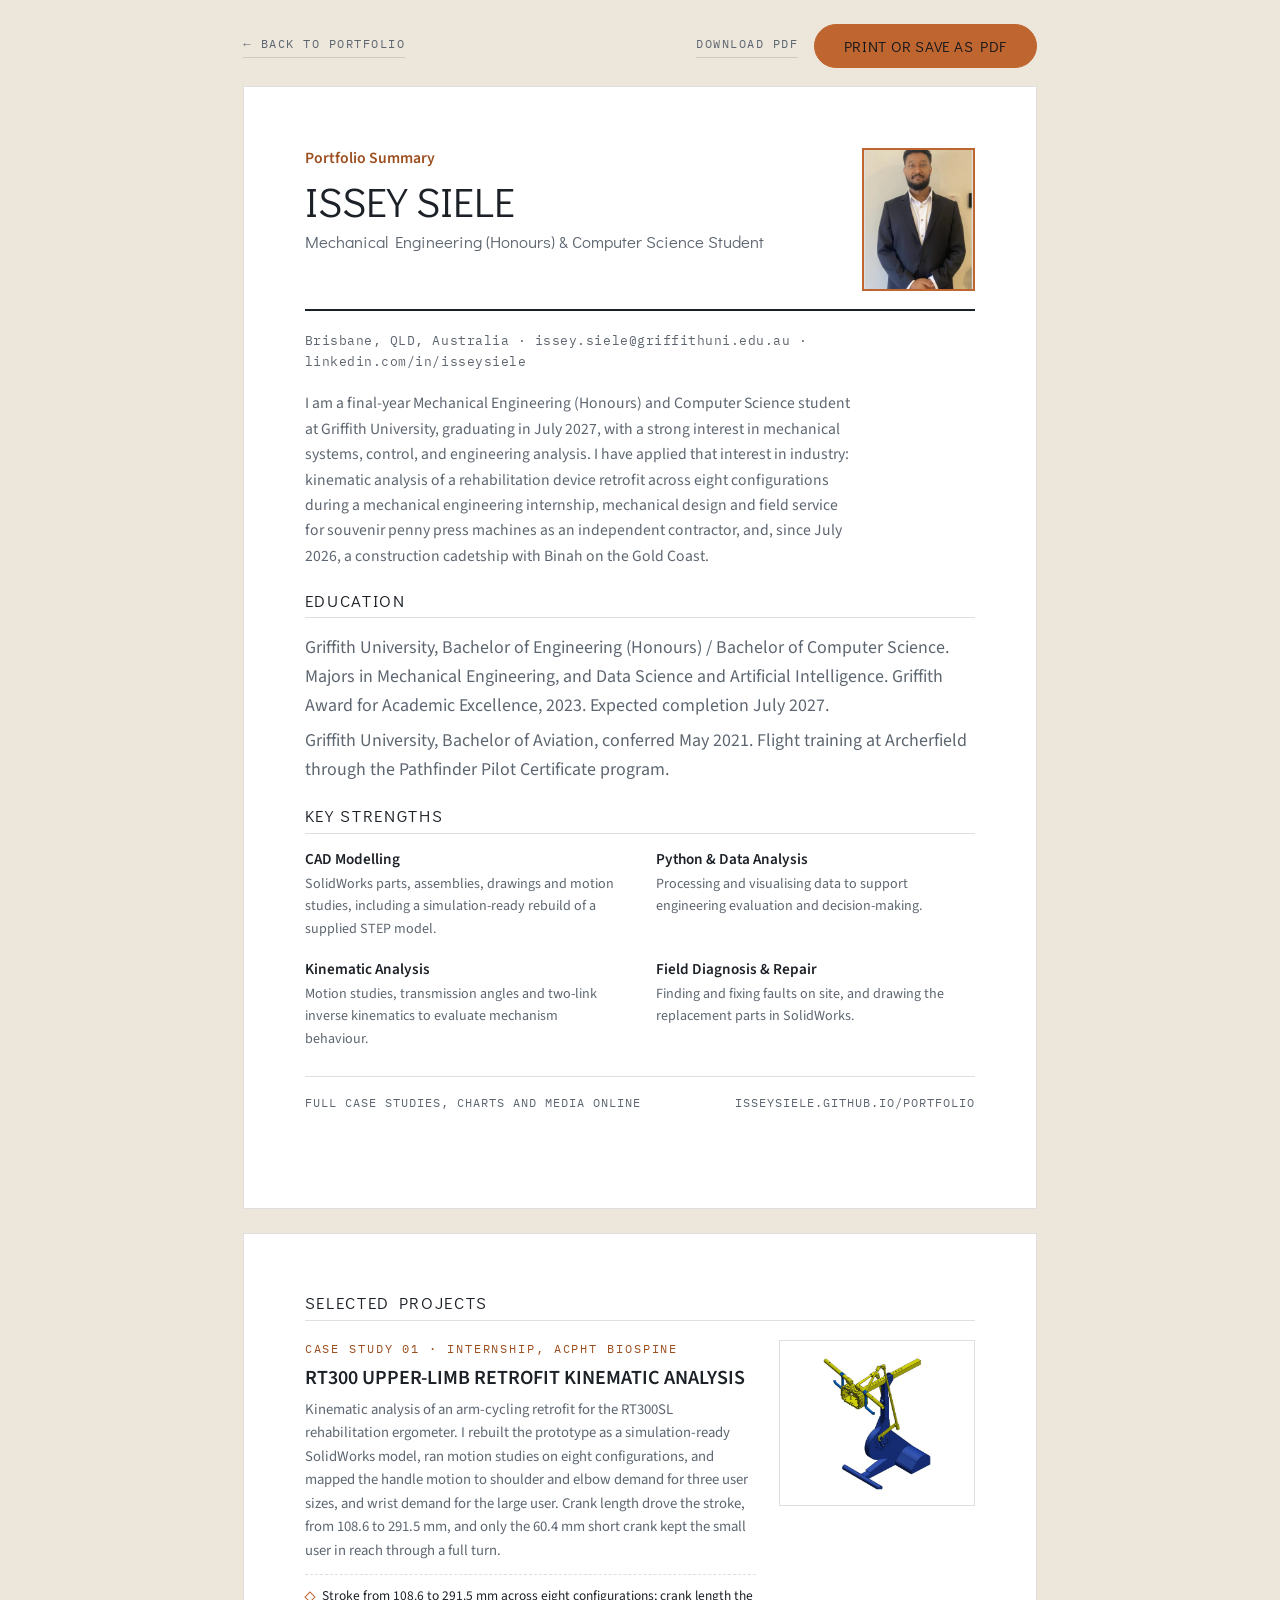
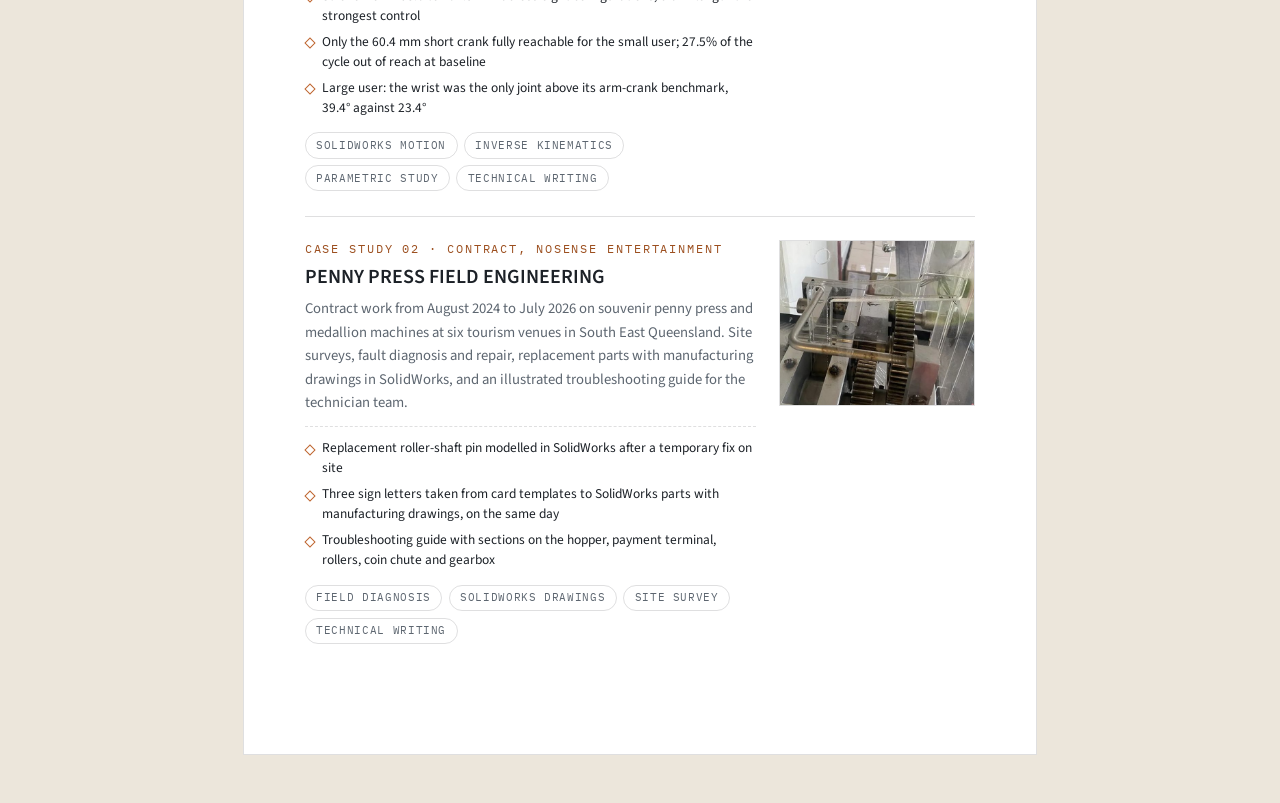
<file: resume.html>
<!DOCTYPE html>
<html lang="en-AU">
<head>
  <meta charset="utf-8">
  <meta name="viewport" content="width=device-width, initial-scale=1">
  <title>Portfolio Summary | Issey Siele</title>
  <meta name="description" content="Two-page summary of Issey Siele's mechanical engineering portfolio: education, key strengths and two case studies. Print or save as PDF.">
  <link rel="canonical" href="https://isseysiele.github.io/portfolio/resume.html">
  <meta name="theme-color" content="#1b222b">
  <meta property="og:type" content="website">
  <meta property="og:title" content="Portfolio Summary | Issey Siele">
  <meta property="og:description" content="Two-page summary: education, key strengths and two case studies.">
  <meta property="og:url" content="https://isseysiele.github.io/portfolio/resume.html">
  <meta property="og:image" content="https://isseysiele.github.io/portfolio/assets/og/og-default.jpg">
  <meta name="twitter:card" content="summary_large_image">
  <link rel="icon" href="favicon.ico" sizes="32x32">
  <link rel="icon" href="icon.svg" type="image/svg+xml">
  <link rel="apple-touch-icon" href="apple-touch-icon.png">
  <link rel="stylesheet" href="styles.css?v=20261007">
  <link rel="stylesheet" href="resume.css?v=20261007">
</head>
<body class="resume-page">
  <div class="resume-toolbar no-print">
    <a href="index.html">&larr; Back to portfolio</a>
    <div class="resume-toolbar__actions">
      <a class="resume-toolbar__file" href="assets/docs/Issey-Siele-Portfolio-Summary.pdf" download>Download PDF</a>
      <button type="button" onclick="window.print()">Print or save as PDF</button>
    </div>
  </div>

  <main>
  <!-- ===================== COVER SHEET ===================== -->
  <section class="sheet cover" aria-label="Page 1: profile">
    <div class="cover__top">
      <div class="cover__heading">
        <p class="eyebrow">Portfolio Summary</p>
        <h1>Issey Siele</h1>
        <p class="cover__role">Mechanical Engineering (Honours) &amp; Computer Science Student</p>
      </div>
      <div class="cover__portrait">
        <img src="assets/img/resume-portrait.jpg" width="320" height="501" alt="Portrait of Issey Siele">
      </div>
    </div>

    <p class="cover__contact">Brisbane, QLD, Australia &middot; &#105;&#115;&#115;&#101;&#121;&#46;&#115;&#105;&#101;&#108;&#101;&#64;&#103;&#114;&#105;&#102;&#102;&#105;&#116;&#104;&#117;&#110;&#105;&#46;&#101;&#100;&#117;&#46;&#97;&#117; &middot; linkedin.com/in/isseysiele</p>

    <p class="cover__summary">I am a final-year Mechanical Engineering (Honours) and Computer Science student at Griffith University, graduating in July 2027, with a strong interest in mechanical systems, control, and engineering analysis. I have applied that interest in industry: kinematic analysis of a rehabilitation device retrofit across eight configurations during a mechanical engineering internship, mechanical design and field service for souvenir penny press machines as an independent contractor, and, since July 2026, a construction cadetship with Binah on the Gold Coast.<!-- Role details hidden until further notice. Original ending, to restore: since July 2026, a construction cadetship with Binah on a residential project on the Gold Coast, covering estimating, project delivery and site engineering. --></p>

    <div class="cover__education">
      <h2>Education</h2>
      <p>Griffith University, Bachelor of Engineering (Honours) / Bachelor of Computer Science. Majors in Mechanical Engineering, and Data Science and Artificial Intelligence. Griffith Award for Academic Excellence, 2023. Expected completion July 2027.</p>
      <p>Griffith University, Bachelor of Aviation, conferred May 2021. Flight training at Archerfield through the Pathfinder Pilot Certificate program.</p>
    </div>

    <div>
      <h2>Key Strengths</h2>
      <div class="strength-grid">
        <div>
          <h3>CAD Modelling</h3>
          <p>SolidWorks parts, assemblies, drawings and motion studies, including a simulation-ready rebuild of a supplied STEP model.</p>
        </div>
        <div>
          <h3>Python &amp; Data Analysis</h3>
          <p>Processing and visualising data to support engineering evaluation and decision-making.</p>
        </div>
        <div>
          <h3>Kinematic Analysis</h3>
          <p>Motion studies, transmission angles and two-link inverse kinematics to evaluate mechanism behaviour.</p>
        </div>
        <div>
          <h3>Field Diagnosis &amp; Repair</h3>
          <p>Finding and fixing faults on site, and drawing the replacement parts in SolidWorks.</p>
        </div>
      </div>
    </div>

    <div class="cover__footer">
      <span>Full case studies, charts and media online</span>
      <span>isseysiele.github.io/portfolio</span>
    </div>
  </section>

  <!-- ===================== PROJECTS SHEET ===================== -->
  <section class="sheet projects-sheet" aria-label="Page 2: selected projects">
    <h2>Selected Projects</h2>

    <div class="project-half">
      <div class="project-half__body">
        <p class="project-half__index">Case Study 01 &middot; Internship, ACPHT BioSpine</p>
        <h3>RT300 Upper-Limb Retrofit Kinematic Analysis</h3>
        <p class="desc">Kinematic analysis of an arm-cycling retrofit for the RT300SL rehabilitation ergometer. I rebuilt the prototype as a simulation-ready SolidWorks model, ran motion studies on eight configurations, and mapped the handle motion to shoulder and elbow demand for three user sizes, and wrist demand for the large user. Crank length drove the stroke, from 108.6 to 291.5 mm, and only the 60.4 mm short crank kept the small user in reach through a full turn.</p>
        <ul class="project-half__facts">
          <li>Stroke from 108.6 to 291.5 mm across eight configurations; crank length the strongest control</li>
          <li>Only the 60.4 mm short crank fully reachable for the small user; 27.5% of the cycle out of reach at baseline</li>
          <li>Large user: the wrist was the only joint above its arm-crank benchmark, 39.4&deg; against 23.4&deg;</li>
        </ul>
        <div class="project-half__tags">
          <span>SolidWorks Motion</span>
          <span>Inverse Kinematics</span>
          <span>Parametric Study</span>
          <span>Technical Writing</span>
        </div>
      </div>
      <div class="project-half__media project-half__media--contain">
        <img src="assets/img/resume-rt300.jpg" width="640" height="480" alt="SolidWorks model of the RT300 upper-limb retrofit">
      </div>
    </div>

    <div class="project-half">
      <div class="project-half__body">
        <p class="project-half__index">Case Study 02 &middot; Contract, NoSense Entertainment</p>
        <h3>Penny Press Field Engineering</h3>
        <p class="desc">Contract work from August 2024 to July 2026 on souvenir penny press and medallion machines at six tourism venues in South East Queensland. Site surveys, fault diagnosis and repair, replacement parts with manufacturing drawings in SolidWorks, and an illustrated troubleshooting guide for the technician team.</p>
        <ul class="project-half__facts">
          <li>Replacement roller-shaft pin modelled in SolidWorks after a temporary fix on site</li>
          <li>Three sign letters taken from card templates to SolidWorks parts with manufacturing drawings, on the same day</li>
          <li>Troubleshooting guide with sections on the hopper, payment terminal, rollers, coin chute and gearbox</li>
        </ul>
        <div class="project-half__tags">
          <span>Field Diagnosis</span>
          <span>SolidWorks Drawings</span>
          <span>Site Survey</span>
          <span>Technical Writing</span>
        </div>
      </div>
      <div class="project-half__media">
        <img src="assets/img/resume-nosense.jpg" width="640" height="480" alt="Inside a penny press: the gear train, a rod linkage and springs">
      </div>
    </div>
  </section>
  </main>
</body>
</html>
</file>
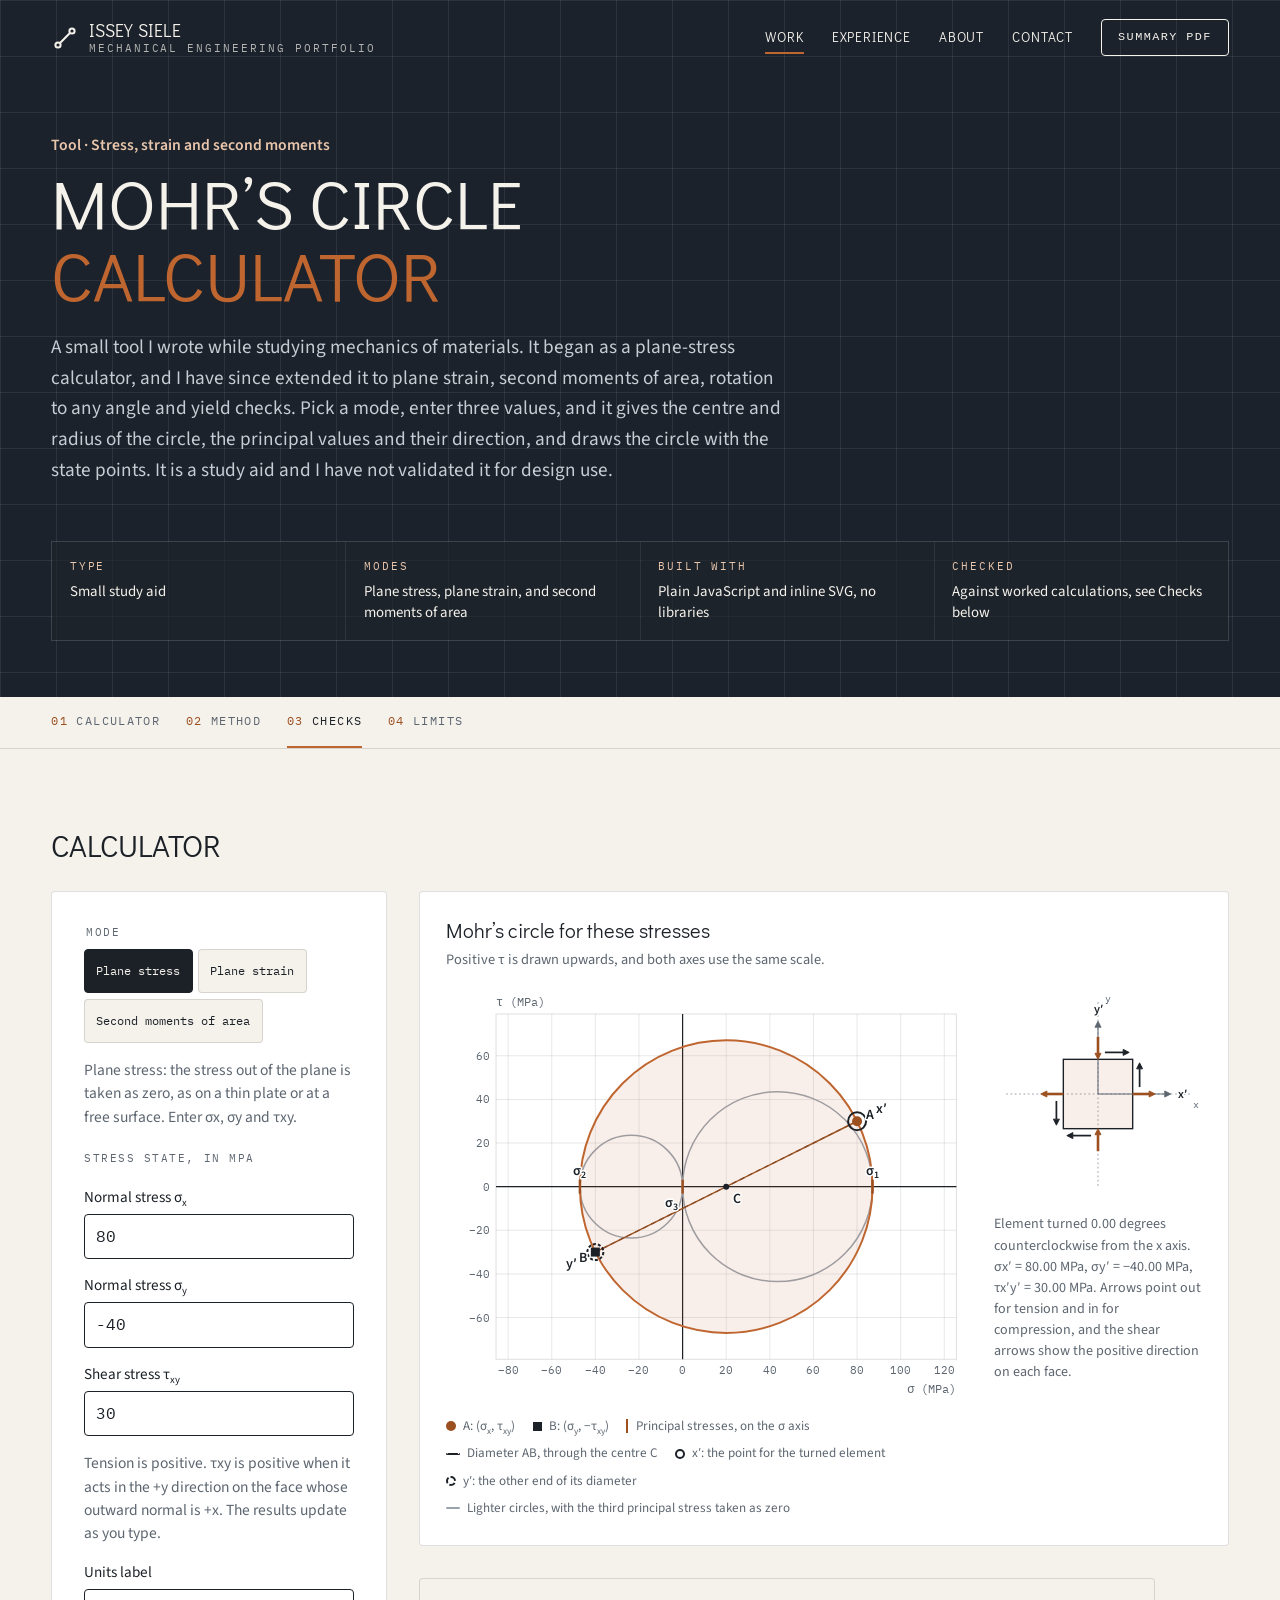
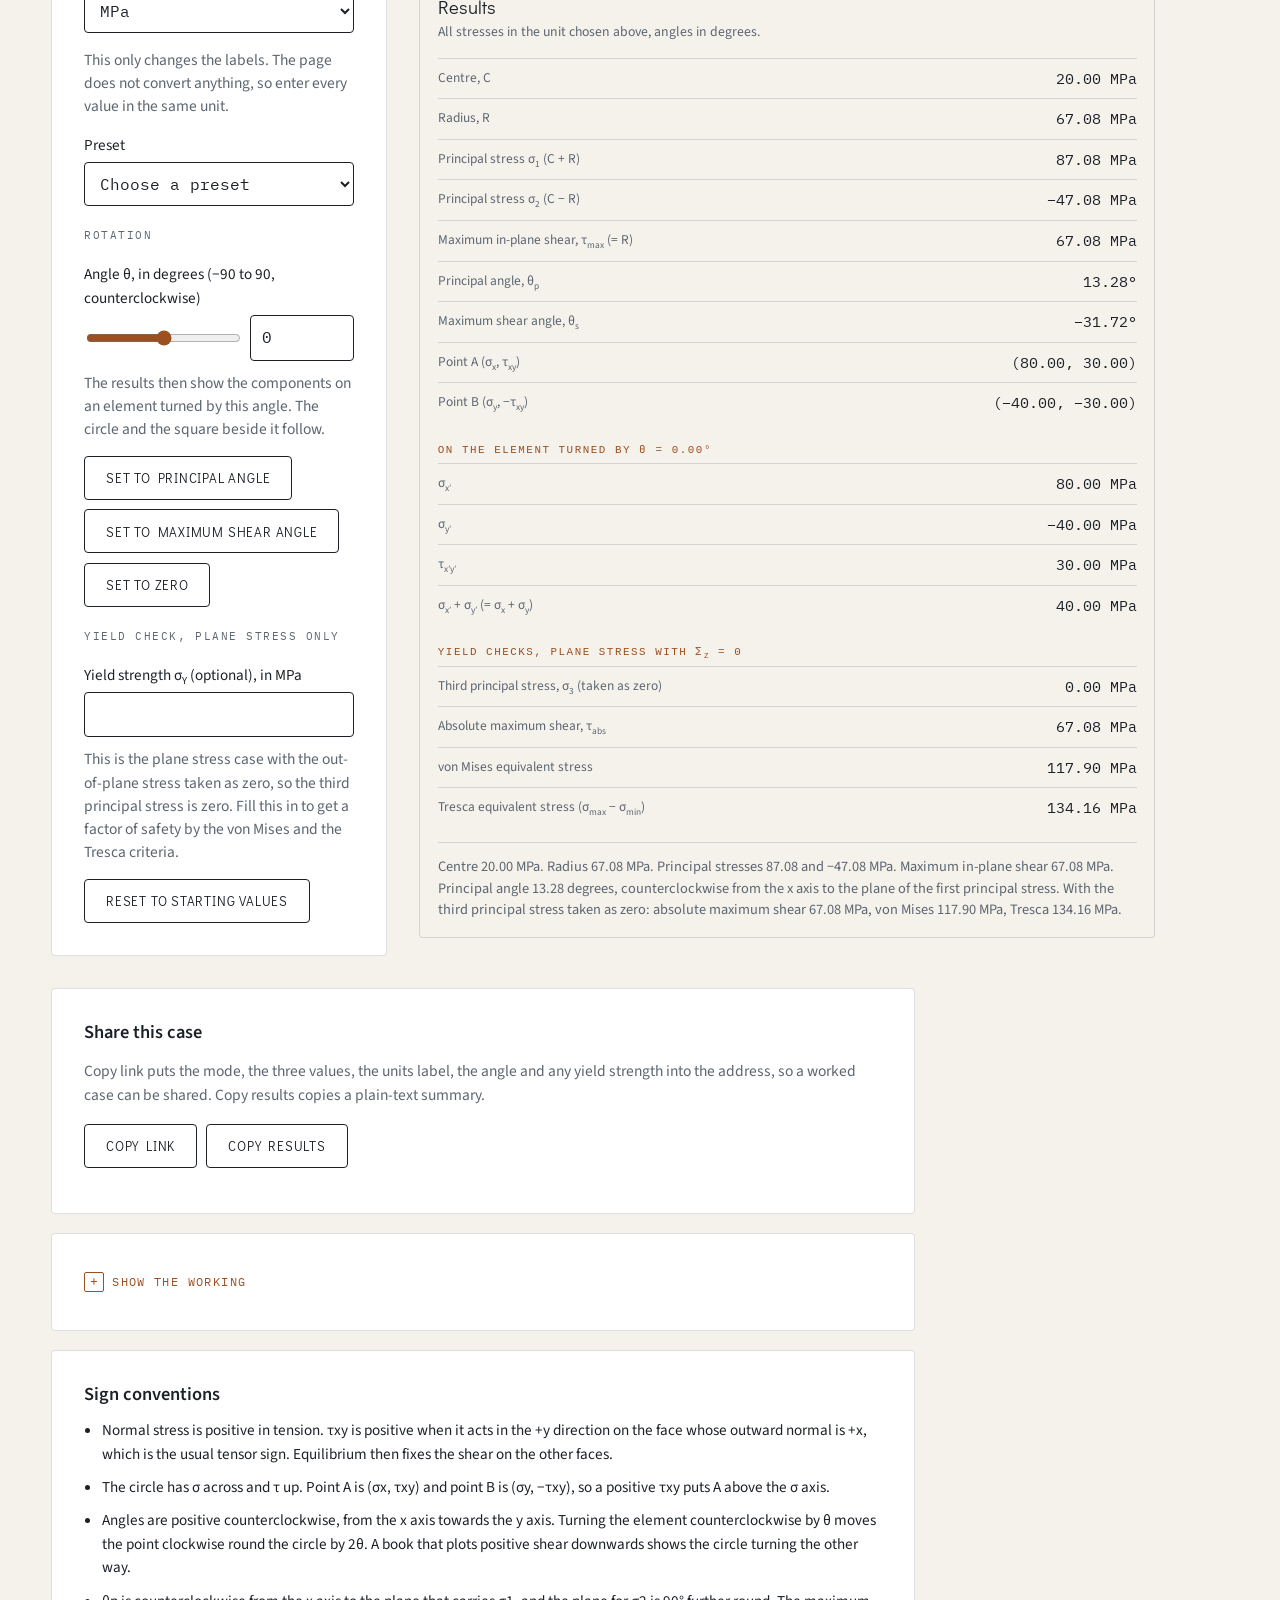
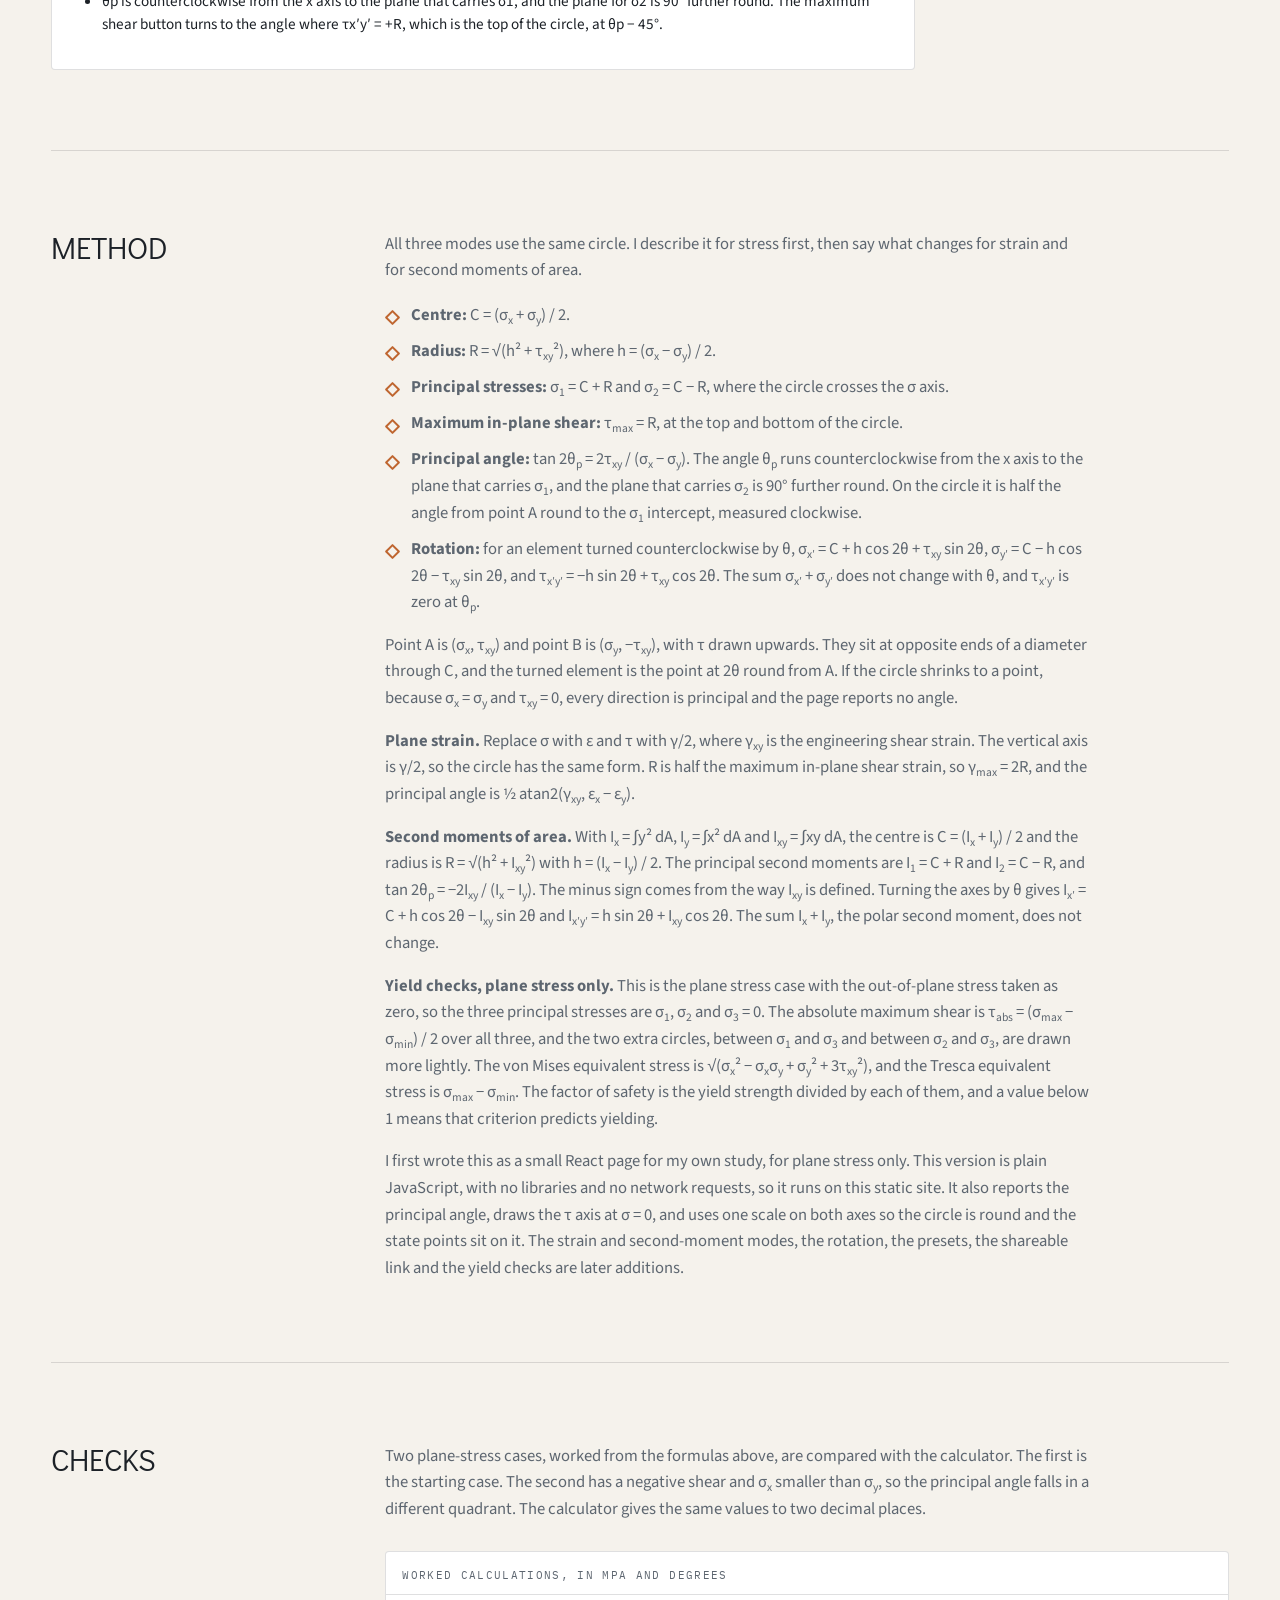
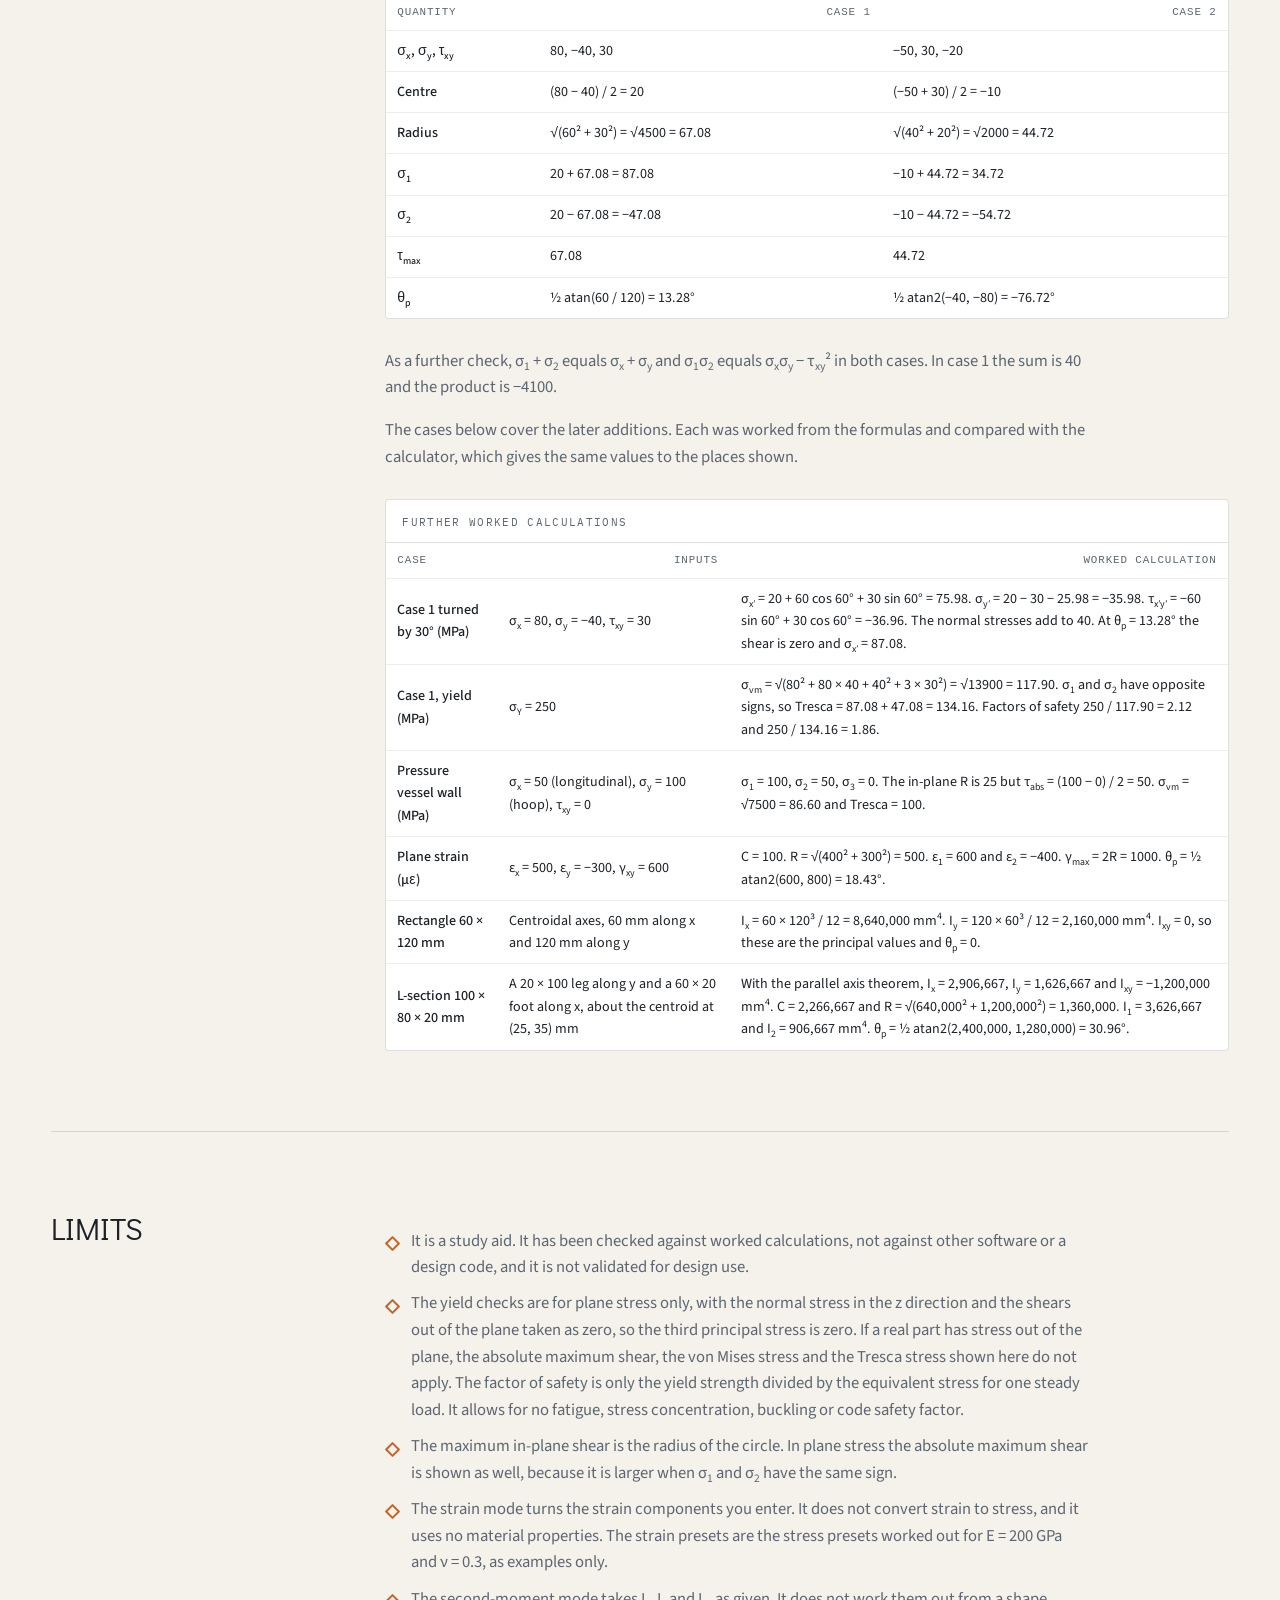
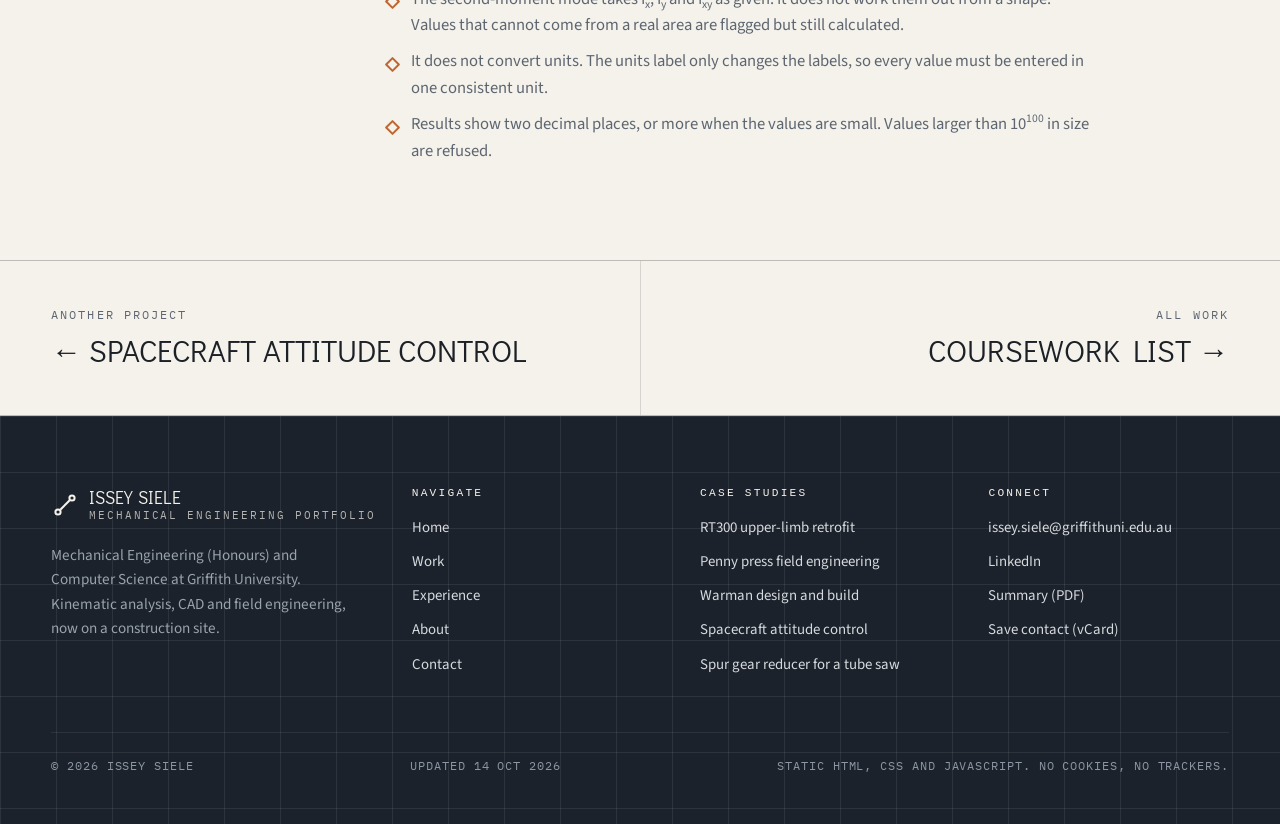
<file: tool-mohr.html>
<!DOCTYPE html>
<html lang="en-AU">
<head>
  <meta charset="utf-8">
  <meta name="viewport" content="width=device-width, initial-scale=1">
  <title>Mohr&rsquo;s Circle Calculator | Issey Siele</title>
  <meta name="description" content="A small Mohr's circle calculator in plain JavaScript for plane stress, plane strain and second moments of area, with rotation to any angle and von Mises and Tresca yield checks for plane stress. A study aid, with the circle drawn.">
  <meta name="author" content="Issey Siele">
  <link rel="canonical" href="https://isseysiele.github.io/portfolio/tool-mohr.html">
  <meta name="theme-color" content="#1b222b">
  <meta property="og:type" content="article">
  <meta property="og:site_name" content="Issey Siele">
  <meta property="og:locale" content="en_AU">
  <meta property="og:title" content="Mohr's Circle Calculator | Issey Siele">
  <meta property="og:description" content="A small Mohr's circle calculator in plain JavaScript for plane stress, plane strain and second moments of area, with the circle drawn as inline SVG.">
  <meta property="og:url" content="https://isseysiele.github.io/portfolio/tool-mohr.html">
  <meta property="og:image" content="https://isseysiele.github.io/portfolio/assets/og/og-default.jpg">
  <meta property="og:image:width" content="1200">
  <meta property="og:image:height" content="630">
  <meta property="og:image:alt" content="Issey Siele, mechanical engineering portfolio">
  <meta name="twitter:card" content="summary_large_image">
  <link rel="icon" href="favicon.ico" sizes="32x32">
  <link rel="icon" href="icon.svg" type="image/svg+xml">
  <link rel="apple-touch-icon" href="apple-touch-icon.png">
  <link rel="manifest" href="site.webmanifest">
  <link rel="preload" href="assets/fonts/didact-gothic-latin-400-normal.woff2" as="font" type="font/woff2" crossorigin>
  <link rel="preload" href="assets/fonts/source-sans-3-latin-400-normal.woff2" as="font" type="font/woff2" crossorigin>
  <link rel="stylesheet" href="styles.css?v=20261007">
  <style>
    /* Calculator layout and drawing styles. Colours come from the site's custom properties in styles.css. */
    .cs-hero__inner { grid-template-columns: minmax(0, 1fr); }
    .cs-hero__lede { max-width: 46rem; }
    .mohr-h { margin: 0 0 clamp(1.2rem, 3vw, 1.8rem); font-size: clamp(1.45rem, 2.4vw, 1.9rem); text-transform: uppercase; line-height: 1.1; }
    .mohr { display: grid; grid-template-columns: minmax(0, 21rem) minmax(0, 1fr); grid-template-areas: "form figure" "form results" "more more"; grid-template-rows: auto 1fr auto; gap: clamp(1.2rem, 3vw, 2rem); align-items: start; }
    .mohr__form { grid-area: form; }
    .mohr__results { grid-area: results; max-width: 46rem; }
    .mohr__figure { grid-area: figure; margin: 0; min-width: 0; }
    .mohr__more { grid-area: more; display: grid; gap: 1.2rem; min-width: 0; max-width: 54rem; }
    .mohr__more > *, .mohr__more details.table-view { margin: 0; min-width: 0; }
    html:not(.js) .mohr__form, html:not(.js) .mohr__figure, html:not(.js) .mohr__js { display: none; }
    html:not(.js) .mohr { grid-template-columns: minmax(0, 1fr); grid-template-areas: "results" "more"; grid-template-rows: none; }
    .mohr__fields { border: 0; margin: 1.3rem 0 0; padding: 0; min-width: 0; }
    .mohr__fields:first-of-type { margin-top: 0; }
    .mohr__fields legend { padding: 0; margin-bottom: 0.2rem; font-family: var(--mono); font-size: 0.68rem; letter-spacing: 0.14em; text-transform: uppercase; color: var(--muted); }
    .mohr__field { display: grid; gap: 0.3rem; margin-top: 0.9rem; }
    .mohr__field label { font-size: 0.95rem; color: var(--ink); }
    .mohr__field input, .mohr__field select, .mohr__field textarea { width: 100%; min-width: 0; font: inherit; font-family: var(--mono); font-size: 1rem; color: var(--ink); background: var(--card); border: 1px solid var(--ink); border-radius: var(--radius); padding: 0.55rem 0.7rem; }
    .mohr__field select { min-height: 44px; }
    .mohr__field textarea { font-size: 0.82rem; line-height: 1.5; resize: vertical; }
    .mohr__field input[type="range"] { padding: 0; border: 0; background: transparent; accent-color: var(--copper-deep); min-height: 32px; }
    .mohr__field input:focus-visible, .mohr__field select:focus-visible, .mohr__field textarea:focus-visible { outline: 2px solid var(--copper); outline-offset: 2px; }
    .mohr__field input[aria-invalid="true"] { border-color: var(--copper-deep); background: var(--copper-wash); }
    .mohr__angle { display: grid; grid-template-columns: minmax(0, 1fr) minmax(0, 6.5rem); gap: 0.7rem; align-items: center; }
    .mohr .seg { margin: 0; }
    .mohr .seg label { min-height: 44px; text-align: center; }
    .mohr .button-row { margin-top: 0.9rem; gap: 0.6rem; }
    .mohr .button[aria-disabled="true"] { opacity: 0.55; cursor: not-allowed; }
    .mohr .button[aria-disabled="true"]:hover { transform: none; background: transparent; color: var(--ink); }
    .mohr__hint { margin: 1rem 0 0; font-size: 0.88rem; line-height: 1.5; }
    .mohr__fields .mohr__hint { margin-top: 0.7rem; }
    .mohr__results dl div { flex-wrap: wrap; }
    .mohr__results dd { font-size: 0.92rem; overflow-wrap: anywhere; }
    .mohr__sub { margin: 1.2rem 0 0.3rem; font-family: var(--mono); font-size: 0.68rem; font-weight: 500; letter-spacing: 0.14em; text-transform: uppercase; color: var(--copper-deep); line-height: 1.5; }
    .mohr__msg { margin: 0.7rem 0 0; font-size: 0.88rem; line-height: 1.5; }
    .mohr__status { margin: 0.9rem 0 0; padding-top: 0.8rem; border-top: 1px solid var(--line); font-size: 0.9rem; line-height: 1.5; }
    .mohr__copy-note { margin: 0.8rem 0 0; font-size: 0.9rem; line-height: 1.5; }
    .mohr__plot { display: grid; grid-template-columns: minmax(0, 1fr); grid-template-areas: "circle" "legend" "elem"; }
    .mohr__svg { grid-area: circle; min-width: 0; }
    .mohr__svg svg { width: 100%; height: auto; }
    .mohr .legend { grid-area: legend; margin-top: 1rem; }
    .mohr__a { background: var(--copper-deep); }
    .mohr__b { width: 9px; height: 9px; border-radius: 0; background: var(--ink); }
    .mohr__ring { background: transparent; border: 2px solid var(--ink); }
    .mohr__ring--q { border-style: dashed; }
    .mohr__extra { background: var(--chart-context); }
    .mohr .key--tick { background: var(--copper-deep); }
    .mohr__elem { grid-area: elem; display: grid; grid-template-columns: minmax(0, 13rem) minmax(0, 1fr); gap: 1rem 1.5rem; align-items: center; margin-top: 1.3rem; padding-top: 1.3rem; border-top: 1px solid var(--line); }
    .mohr__elem svg { width: 100%; height: auto; }
    .mohr__elem p { margin: 0; font-size: 0.88rem; line-height: 1.5; overflow-wrap: anywhere; }
    .mohr__list { margin: 0; padding-left: 1.1rem; }
    .mohr__list li { margin-top: 0.6rem; font-size: 0.95rem; line-height: 1.55; }
    .mohr__steps { list-style: none; margin: 0.8rem 0 0; padding: 0; font-family: var(--mono); font-size: 0.82rem; line-height: 1.55; }
    .mohr__steps li { padding: 0.5rem 0; border-top: 1px solid var(--line); overflow-wrap: anywhere; }
    .mc-frame { fill: none; stroke: var(--line); }
    .mc-grid { stroke: var(--chart-grid); stroke-width: 1; }
    .mc-axis { stroke: var(--ink); stroke-width: 1.2; }
    .mc-circle { fill: var(--copper-wash); stroke: var(--chart-accent); stroke-width: 2; }
    .mc-extra { fill: none; stroke: var(--chart-context); stroke-width: 1.5; }
    .mc-diam { stroke: var(--ink); stroke-width: 1.2; stroke-dasharray: 5 4; }
    .mc-pq { stroke: var(--copper-deep); stroke-width: 1.5; }
    .mc-arc { fill: none; stroke: var(--ink); stroke-width: 1.2; }
    .mc-ring { fill: none; stroke: var(--ink); stroke-width: 2; }
    .mc-ring--q { stroke-dasharray: 3 2; }
    .mc-a { fill: var(--copper-deep); }
    .mc-b { fill: var(--ink); }
    .mc-c { fill: var(--ink); }
    .mc-prin { stroke: var(--copper-deep); stroke-width: 2.5; }
    .mc-tick { font: 11px var(--mono); fill: var(--muted); }
    .mc-axis-title { font: 12px var(--mono); fill: var(--muted); }
    .mc-lab { font: 600 14px var(--body); fill: var(--ink); paint-order: stroke; stroke: var(--card); stroke-width: 3px; stroke-linejoin: round; }
    .mc-sub { font-size: 10px; }
    .mc-small { font-size: 12px; }
    .el-ref { stroke: var(--faint); stroke-width: 1; stroke-dasharray: 2 3; }
    .el-square { fill: var(--copper-wash); stroke: var(--ink); stroke-width: 1.6; }
    .el-axis { stroke: var(--muted); stroke-width: 1.2; fill: var(--muted); }
    .el-n { stroke: var(--copper-deep); stroke-width: 3; fill: var(--copper-deep); }
    .el-s { stroke: var(--ink); stroke-width: 2; fill: var(--ink); }
    polygon.el-axis, polygon.el-n, polygon.el-s { stroke-width: 1; stroke-linejoin: round; }
    .fit-table th, .fit-table td { white-space: normal; padding: 0.55rem 0.7rem; }
    .fit-table td { text-align: left; }
    .prose code { font-family: var(--mono); font-size: 0.88em; color: var(--ink); }
    @media (min-width: 1180px) {
      .mohr__plot { grid-template-columns: minmax(0, 1fr) 13rem; grid-template-areas: "circle elem" "legend elem"; column-gap: 1.5rem; align-items: start; }
      .mohr__elem { grid-template-columns: minmax(0, 1fr); margin-top: 0; padding-top: 0; border-top: 0; }
    }
    @media (max-width: 860px) {
      .mohr { grid-template-columns: minmax(0, 1fr); grid-template-areas: "form" "figure" "results" "more"; grid-template-rows: none; }
    }
    @media (max-width: 560px) {
      .mohr__elem { grid-template-columns: minmax(0, 1fr); }
      .mohr__elem svg { max-width: 13rem; }
    }
  </style>
  <script>document.documentElement.classList.add('js');</script>
  <script defer src="script.js?v=20261007"></script>
  <script defer src="tool-mohr.js?v=20261014"></script>
  <script type="application/ld+json">{"@context": "https://schema.org", "@graph": [{"@type": "Person", "@id": "https://isseysiele.github.io/portfolio/#person", "name": "Issey Siele", "url": "https://isseysiele.github.io/portfolio/", "image": "https://isseysiele.github.io/portfolio/assets/img/about-portrait.webp", "jobTitle": "Construction Cadet", "worksFor": {"@type": "Organization", "name": "Binah Construction"}, "affiliation": {"@type": "CollegeOrUniversity", "name": "Griffith University"}, "knowsAbout": ["Mechanical engineering", "Kinematic analysis", "SolidWorks", "Mechanism analysis", "Field service engineering", "Construction programming", "Python", "MATLAB", "Data science"], "knowsLanguage": ["en", "ti"], "address": {"@type": "PostalAddress", "addressLocality": "Brisbane", "addressRegion": "QLD", "addressCountry": "AU"}, "sameAs": ["https://www.linkedin.com/in/isseysiele/"]}, {"@type": "WebSite", "@id": "https://isseysiele.github.io/portfolio/#website", "url": "https://isseysiele.github.io/portfolio/", "name": "Issey Siele, Mechanical Engineering Portfolio", "inLanguage": "en-AU", "author": {"@id": "https://isseysiele.github.io/portfolio/#person"}}, {"@type": "Article", "@id": "https://isseysiele.github.io/portfolio/tool-mohr.html#page", "url": "https://isseysiele.github.io/portfolio/tool-mohr.html", "name": "Mohr's Circle Calculator | Issey Siele", "description": "A small Mohr's circle calculator in plain JavaScript for plane stress, plane strain and second moments of area, with rotation to any angle and von Mises and Tresca yield checks for plane stress. A study aid, with the circle drawn.", "isPartOf": {"@id": "https://isseysiele.github.io/portfolio/#website"}, "inLanguage": "en-AU", "datePublished": "2026-10-13", "dateModified": "2026-10-14", "headline": "Mohr's Circle Calculator", "author": {"@id": "https://isseysiele.github.io/portfolio/#person"}, "image": "https://isseysiele.github.io/portfolio/assets/og/og-default.jpg"}, {"@type": "BreadcrumbList", "itemListElement": [{"@type": "ListItem", "position": 1, "name": "Home", "item": "https://isseysiele.github.io/portfolio/"}, {"@type": "ListItem", "position": 2, "name": "Work", "item": "https://isseysiele.github.io/portfolio/portfolio.html"}, {"@type": "ListItem", "position": 3, "name": "Mohr's circle calculator", "item": "https://isseysiele.github.io/portfolio/tool-mohr.html"}]}]}</script>
</head>
<body>
  <a class="skip-link" href="#main">Skip to content</a>
  <header class="site-header site-header--light">
    <a class="brand" href="index.html" aria-label="Issey Siele, home">
      <svg class="brand__mark" viewBox="0 0 28 28" fill="none" aria-hidden="true"><circle cx="7" cy="21" r="2.6" stroke-width="2"/><circle cx="21" cy="7" r="2.6" stroke-width="2"/><line x1="9.3" y1="18.8" x2="18.7" y2="9.2" stroke-width="2"/></svg>
      <span>
        <span class="brand__name">Issey Siele</span>
        <span class="brand__sub">Mechanical Engineering Portfolio</span>
      </span>
    </a>
    <button class="menu-toggle" type="button" aria-expanded="false" aria-controls="site-nav"><span class="menu-toggle__bars" aria-hidden="true"></span><span class="visually-hidden">Open menu</span></button>
    <nav class="site-nav" id="site-nav" aria-label="Primary">
      <a href="portfolio.html" aria-current="true">Work</a><a href="experience.html">Experience</a><a href="about.html">About</a><a href="contact.html">Contact</a><a class="site-nav__cta" href="resume.html">Summary PDF</a>
    </nav>
  </header>

  <main id="main">
    <section class="cs-hero blueprint" aria-labelledby="cs-title">
      <div class="cs-hero__inner">
        <div class="reveal">
          <p class="eyebrow">Tool &middot; Stress, strain and second moments</p>
          <h1 id="cs-title">Mohr&rsquo;s circle<em>calculator</em></h1>
          <p class="cs-hero__lede">A small tool I wrote while studying mechanics of materials. It began as a plane-stress calculator, and I have since extended it to plane strain, second moments of area, rotation to any angle and yield checks. Pick a mode, enter three values, and it gives the centre and radius of the circle, the principal values and their direction, and draws the circle with the state points. It is a study aid and I have not validated it for design use.</p>
        </div>
      </div>
      <dl class="glance reveal">
        <div><dt>Type</dt><dd>Small study aid</dd></div>
        <div><dt>Modes</dt><dd>Plane stress, plane strain, and second moments of area</dd></div>
        <div><dt>Built with</dt><dd>Plain JavaScript and inline SVG, no libraries</dd></div>
        <div><dt>Checked</dt><dd>Against worked calculations, see Checks below</dd></div>
      </dl>
    </section>

    <nav class="cs-nav" aria-label="Page sections">
      <ol>
        <li><a href="#calculator">Calculator</a></li>
        <li><a href="#method">Method</a></li>
        <li><a href="#checks">Checks</a></li>
        <li><a href="#limits">Limits</a></li>
      </ol>
    </nav>

    <div class="frame">
      <section class="cs-section" id="calculator" aria-labelledby="h-calc">
        <h2 class="mohr-h" id="h-calc">Calculator</h2>
        <noscript><p>The calculator needs JavaScript. The results below are for plane stress with the starting values of 80, &minus;40 and 30 MPa, and the method and further worked checks follow.</p></noscript>
        <div class="mohr">
          <form class="panel mohr__form" id="mohr-form" autocomplete="off" novalidate>
            <fieldset class="seg mohr__modes">
              <legend>Mode</legend>
              <div class="seg__options">
                <input type="radio" name="mode" id="mode-stress" value="stress" checked><label for="mode-stress">Plane stress</label>
                <input type="radio" name="mode" id="mode-strain" value="strain"><label for="mode-strain">Plane strain</label>
                <input type="radio" name="mode" id="mode-inertia" value="inertia"><label for="mode-inertia">Second moments of area</label>
              </div>
            </fieldset>
            <p class="mohr__hint" id="mohr-mode-note">Plane stress: the stress out of the plane is taken as zero, as on a thin plate or at a free surface. Enter &sigma;x, &sigma;y and &tau;xy.</p>

            <fieldset class="mohr__fields">
              <legend id="mohr-fields-legend">Stress state, in MPa</legend>
              <div class="mohr__field">
                <label for="in-sx">Normal stress &sigma;<sub>x</sub></label>
                <input id="in-sx" name="sx" type="number" step="any" value="80" aria-invalid="false" aria-describedby="mohr-hint">
              </div>
              <div class="mohr__field">
                <label for="in-sy">Normal stress &sigma;<sub>y</sub></label>
                <input id="in-sy" name="sy" type="number" step="any" value="-40" aria-invalid="false" aria-describedby="mohr-hint">
              </div>
              <div class="mohr__field">
                <label for="in-txy">Shear stress &tau;<sub>xy</sub></label>
                <input id="in-txy" name="txy" type="number" step="any" value="30" aria-invalid="false" aria-describedby="mohr-hint">
              </div>
            </fieldset>
            <p class="mohr__hint" id="mohr-hint">Tension is positive. &tau;<sub>xy</sub> is positive when it acts in the +y direction on the face whose outward normal is +x. The results update as you type.</p>

            <div class="mohr__field">
              <label for="in-unit">Units label</label>
              <select id="in-unit" name="unit" aria-describedby="mohr-unit-note">
                <option value="MPa" selected>MPa</option>
                <option value="kPa">kPa</option>
                <option value="psi">psi</option>
                <option value="ksi">ksi</option>
              </select>
            </div>
            <p class="mohr__hint" id="mohr-unit-note">This only changes the labels. The page does not convert anything, so enter every value in the same unit.</p>

            <div class="mohr__field">
              <label for="in-preset">Preset</label>
              <select id="in-preset" name="preset" aria-describedby="mohr-preset-note">
                <option value="" selected>Choose a preset</option>
                <option value="uniaxial">Uniaxial tension</option>
                <option value="shear">Pure shear</option>
                <option value="biaxial">Equal biaxial tension</option>
                <option value="vessel">Thin-walled pressure vessel wall</option>
                <option value="shaft">Shaft surface, bending plus torsion</option>
              </select>
            </div>
            <p class="mohr__hint" id="mohr-preset-note"></p>

            <fieldset class="mohr__fields" id="mohr-rot">
              <legend>Rotation</legend>
              <div class="mohr__field">
                <label for="in-ang">Angle &theta;, in degrees (&minus;90 to 90, counterclockwise)</label>
                <div class="mohr__angle">
                  <input id="in-ang-r" type="range" min="-90" max="90" step="1" value="0" aria-label="Rotation angle, slider">
                  <input id="in-ang" name="angle" type="number" step="any" min="-90" max="90" value="0" aria-invalid="false" aria-describedby="mohr-ang-hint">
                </div>
              </div>
              <p class="mohr__hint" id="mohr-ang-hint">The results then show the components on an element turned by this angle. The circle and the square beside it follow.</p>
              <div class="button-row">
                <button class="button button--small button--ink" type="button" id="btn-prin">Set to principal angle</button>
                <button class="button button--small button--ink" type="button" id="btn-shear">Set to maximum shear angle</button>
                <button class="button button--small button--ink" type="button" id="btn-zero">Set to zero</button>
              </div>
            </fieldset>

            <fieldset class="mohr__fields" id="mohr-yield">
              <legend>Yield check, plane stress only</legend>
              <div class="mohr__field">
                <label for="in-yield" id="mohr-yield-label">Yield strength &sigma;<sub>Y</sub> (optional), in MPa</label>
                <input id="in-yield" name="yield" type="number" step="any" min="0" inputmode="decimal" aria-invalid="false" aria-describedby="mohr-yield-note">
              </div>
              <p class="mohr__hint" id="mohr-yield-note">This is the plane stress case with the out-of-plane stress taken as zero, so the third principal stress is zero. Fill this in to get a factor of safety by the von Mises and the Tresca criteria.</p>
            </fieldset>

            <div class="button-row">
              <button class="button button--small button--ink" type="reset">Reset to starting values</button>
            </div>
          </form>

          <figure class="chart mohr__figure reveal">
            <div class="chart__head">
              <div>
                <h3 class="chart__title" id="mohr-fig-title">Mohr&rsquo;s circle for these stresses</h3>
                <p class="chart__sub" id="mohr-fig-sub">Positive &tau; is drawn upwards, and both axes use the same scale.</p>
              </div>
            </div>
            <div class="mohr__plot">
            <div class="mohr__svg">
              <svg id="mohr-svg" role="img" aria-labelledby="mohr-title mohr-desc" viewBox="0 0 520 400" preserveAspectRatio="xMidYMid meet">
                <title id="mohr-title">Mohr&rsquo;s circle for the current inputs</title>
                <desc id="mohr-desc">Circle centred at 20.00 MPa with radius 67.08 MPa. Point A at 80.00, 30.00 and point B at &minus;40.00, &minus;30.00 lie at opposite ends of a diameter. The circle crosses the horizontal axis at the principal values 87.08 and &minus;47.08 MPa.</desc>
                <g id="mohr-plot"></g>
              </svg>
            </div>
            <ul class="legend" id="mohr-legend">
              <li><span class="key key--dot mohr__a"></span> <span>A: (&sigma;<sub>x</sub>, &tau;<sub>xy</sub>)</span></li>
              <li><span class="key mohr__b"></span> <span>B: (&sigma;<sub>y</sub>, &minus;&tau;<sub>xy</sub>)</span></li>
              <li><span class="key key--tick"></span> <span>Principal stresses, on the &sigma; axis</span></li>
              <li><span class="key key--dash"></span> <span>Diameter AB, through the centre C</span></li>
            </ul>
            <div class="mohr__elem">
              <svg id="mohr-elem" role="img" aria-labelledby="mohr-elem-title" aria-describedby="mohr-elem-text" viewBox="0 0 240 240">
                <title id="mohr-elem-title">Element turned to the chosen angle</title>
                <g id="mohr-elem-g"></g>
              </svg>
              <p id="mohr-elem-text">The element is drawn here once the calculator has started.</p>
            </div>
            </div>
          </figure>

          <div class="readout mohr__results">
            <h3 class="readout__name">Results</h3>
            <p class="readout__change" id="mohr-unitline">All stresses in MPa, angles in degrees.</p>
            <div id="mohr-groups">
              <div class="mohr__group">
                <dl>
                  <div><dt>Centre, C</dt><dd>20.00 MPa</dd></div>
                  <div><dt>Radius, R</dt><dd>67.08 MPa</dd></div>
                  <div><dt>Principal stress &sigma;<sub>1</sub> (C + R)</dt><dd>87.08 MPa</dd></div>
                  <div><dt>Principal stress &sigma;<sub>2</sub> (C &minus; R)</dt><dd>&minus;47.08 MPa</dd></div>
                  <div><dt>Maximum in-plane shear, &tau;<sub>max</sub> (= R)</dt><dd>67.08 MPa</dd></div>
                  <div><dt>Principal angle, &theta;<sub>p</sub></dt><dd>13.28&deg;</dd></div>
                  <div><dt>Maximum shear angle, &theta;<sub>s</sub></dt><dd>&minus;31.72&deg;</dd></div>
                  <div><dt>Point A (&sigma;<sub>x</sub>, &tau;<sub>xy</sub>)</dt><dd>(80.00, 30.00)</dd></div>
                  <div><dt>Point B (&sigma;<sub>y</sub>, &minus;&tau;<sub>xy</sub>)</dt><dd>(&minus;40.00, &minus;30.00)</dd></div>
                </dl>
              </div>
              <div class="mohr__group">
                <h4 class="mohr__sub">Yield checks, plane stress with &sigma;<sub>z</sub> = 0</h4>
                <dl>
                  <div><dt>Third principal stress, &sigma;<sub>3</sub> (taken as zero)</dt><dd>0.00 MPa</dd></div>
                  <div><dt>Absolute maximum shear, &tau;<sub>abs</sub></dt><dd>67.08 MPa</dd></div>
                  <div><dt>von Mises equivalent stress</dt><dd>117.90 MPa</dd></div>
                  <div><dt>Tresca equivalent stress (&sigma;<sub>max</sub> &minus; &sigma;<sub>min</sub>)</dt><dd>134.16 MPa</dd></div>
                </dl>
              </div>
            </div>
            <p class="mohr__status" id="mohr-status" role="status" aria-live="polite">Centre 20.00 MPa. Radius 67.08 MPa. Principal stresses 87.08 and &minus;47.08 MPa. Maximum in-plane shear 67.08 MPa. Principal angle 13.28 degrees, counterclockwise from the x axis to the plane of the first principal stress. With the third principal stress taken as zero: absolute maximum shear 67.08 MPa, von Mises 117.90 MPa, Tresca 134.16 MPa.</p>
          </div>

          <div class="mohr__more">
            <div class="panel mohr__js">
              <h3>Share this case</h3>
              <p>Copy link puts the mode, the three values, the units label, the angle and any yield strength into the address, so a worked case can be shared. Copy results copies a plain-text summary.</p>
              <div class="button-row">
                <button class="button button--small button--ink" type="button" id="btn-link">Copy link</button>
                <button class="button button--small button--ink" type="button" id="btn-copy">Copy results</button>
              </div>
              <p class="mohr__copy-note" id="mohr-copy-note" role="status"></p>
              <div id="mohr-share-fields" hidden>
                <div class="mohr__field">
                  <label for="out-link">Link to this case</label>
                  <input id="out-link" type="text" readonly>
                </div>
                <div class="mohr__field">
                  <label for="out-text">Results as plain text</label>
                  <textarea id="out-text" rows="10" readonly></textarea>
                </div>
              </div>
            </div>

            <details class="panel table-view mohr__js" id="mohr-working">
              <summary>Show the working</summary>
              <div id="mohr-working-body"></div>
            </details>

            <div class="panel" id="mohr-conv">
              <h3>Sign conventions</h3>
              <ul class="mohr__list" id="mohr-conv-list">
                <li>Normal stress is positive in tension. &tau;<sub>xy</sub> is positive when it acts in the +y direction on the face whose outward normal is +x, which is the usual tensor sign. Equilibrium then fixes the shear on the other faces.</li>
                <li>The circle has &sigma; across and &tau; up. Point A is (&sigma;<sub>x</sub>, &tau;<sub>xy</sub>) and point B is (&sigma;<sub>y</sub>, &minus;&tau;<sub>xy</sub>), so a positive &tau;<sub>xy</sub> puts A above the &sigma; axis.</li>
                <li>Angles are positive counterclockwise, from the x axis towards the y axis. Turning the element counterclockwise by &theta; moves the point clockwise round the circle by 2&theta;. A book that plots positive shear downwards shows the circle turning the other way.</li>
                <li>&theta;<sub>p</sub> is counterclockwise from the x axis to the plane that carries &sigma;<sub>1</sub>, and the plane for &sigma;<sub>2</sub> is 90&deg; further round. The maximum shear button turns to the angle where &tau;<sub>x&prime;y&prime;</sub> = +R, which is the top of the circle, at &theta;<sub>p</sub> &minus; 45&deg;.</li>
              </ul>
            </div>
          </div>
        </div>
      </section>

      <section class="cs-section" id="method" aria-labelledby="h-method">
        <div class="cs-grid">
          <div class="cs-grid__label"><h2 id="h-method">Method</h2></div>
          <div class="prose reveal">
            <p>All three modes use the same circle. I describe it for stress first, then say what changes for strain and for second moments of area.</p>
            <ul>
              <li><b>Centre:</b> C = (&sigma;<sub>x</sub> + &sigma;<sub>y</sub>) / 2.</li>
              <li><b>Radius:</b> R = &radic;(h&sup2; + &tau;<sub>xy</sub>&sup2;), where h = (&sigma;<sub>x</sub> &minus; &sigma;<sub>y</sub>) / 2.</li>
              <li><b>Principal stresses:</b> &sigma;<sub>1</sub> = C + R and &sigma;<sub>2</sub> = C &minus; R, where the circle crosses the &sigma; axis.</li>
              <li><b>Maximum in-plane shear:</b> &tau;<sub>max</sub> = R, at the top and bottom of the circle.</li>
              <li><b>Principal angle:</b> tan 2&theta;<sub>p</sub> = 2&tau;<sub>xy</sub> / (&sigma;<sub>x</sub> &minus; &sigma;<sub>y</sub>). The angle &theta;<sub>p</sub> runs counterclockwise from the x axis to the plane that carries &sigma;<sub>1</sub>, and the plane that carries &sigma;<sub>2</sub> is 90&deg; further round. On the circle it is half the angle from point A round to the &sigma;<sub>1</sub> intercept, measured clockwise.</li>
              <li><b>Rotation:</b> for an element turned counterclockwise by &theta;, &sigma;<sub>x&prime;</sub> = C + h cos 2&theta; + &tau;<sub>xy</sub> sin 2&theta;, &sigma;<sub>y&prime;</sub> = C &minus; h cos 2&theta; &minus; &tau;<sub>xy</sub> sin 2&theta;, and &tau;<sub>x&prime;y&prime;</sub> = &minus;h sin 2&theta; + &tau;<sub>xy</sub> cos 2&theta;. The sum &sigma;<sub>x&prime;</sub> + &sigma;<sub>y&prime;</sub> does not change with &theta;, and &tau;<sub>x&prime;y&prime;</sub> is zero at &theta;<sub>p</sub>.</li>
            </ul>
            <p>Point A is (&sigma;<sub>x</sub>, &tau;<sub>xy</sub>) and point B is (&sigma;<sub>y</sub>, &minus;&tau;<sub>xy</sub>), with &tau; drawn upwards. They sit at opposite ends of a diameter through C, and the turned element is the point at 2&theta; round from A. If the circle shrinks to a point, because &sigma;<sub>x</sub> = &sigma;<sub>y</sub> and &tau;<sub>xy</sub> = 0, every direction is principal and the page reports no angle.</p>
            <p><b>Plane strain.</b> Replace &sigma; with &epsilon; and &tau; with &gamma;/2, where &gamma;<sub>xy</sub> is the engineering shear strain. The vertical axis is &gamma;/2, so the circle has the same form. R is half the maximum in-plane shear strain, so &gamma;<sub>max</sub> = 2R, and the principal angle is &frac12; atan2(&gamma;<sub>xy</sub>, &epsilon;<sub>x</sub> &minus; &epsilon;<sub>y</sub>).</p>
            <p><b>Second moments of area.</b> With I<sub>x</sub> = &int;y&sup2; dA, I<sub>y</sub> = &int;x&sup2; dA and I<sub>xy</sub> = &int;xy dA, the centre is C = (I<sub>x</sub> + I<sub>y</sub>) / 2 and the radius is R = &radic;(h&sup2; + I<sub>xy</sub>&sup2;) with h = (I<sub>x</sub> &minus; I<sub>y</sub>) / 2. The principal second moments are I<sub>1</sub> = C + R and I<sub>2</sub> = C &minus; R, and tan 2&theta;<sub>p</sub> = &minus;2I<sub>xy</sub> / (I<sub>x</sub> &minus; I<sub>y</sub>). The minus sign comes from the way I<sub>xy</sub> is defined. Turning the axes by &theta; gives I<sub>x&prime;</sub> = C + h cos 2&theta; &minus; I<sub>xy</sub> sin 2&theta; and I<sub>x&prime;y&prime;</sub> = h sin 2&theta; + I<sub>xy</sub> cos 2&theta;. The sum I<sub>x</sub> + I<sub>y</sub>, the polar second moment, does not change.</p>
            <p><b>Yield checks, plane stress only.</b> This is the plane stress case with the out-of-plane stress taken as zero, so the three principal stresses are &sigma;<sub>1</sub>, &sigma;<sub>2</sub> and &sigma;<sub>3</sub> = 0. The absolute maximum shear is &tau;<sub>abs</sub> = (&sigma;<sub>max</sub> &minus; &sigma;<sub>min</sub>) / 2 over all three, and the two extra circles, between &sigma;<sub>1</sub> and &sigma;<sub>3</sub> and between &sigma;<sub>2</sub> and &sigma;<sub>3</sub>, are drawn more lightly. The von Mises equivalent stress is &radic;(&sigma;<sub>x</sub>&sup2; &minus; &sigma;<sub>x</sub>&sigma;<sub>y</sub> + &sigma;<sub>y</sub>&sup2; + 3&tau;<sub>xy</sub>&sup2;), and the Tresca equivalent stress is &sigma;<sub>max</sub> &minus; &sigma;<sub>min</sub>. The factor of safety is the yield strength divided by each of them, and a value below 1 means that criterion predicts yielding.</p>
            <p>I first wrote this as a small React page for my own study, for plane stress only. This version is plain JavaScript, with no libraries and no network requests, so it runs on this static site. It also reports the principal angle, draws the &tau; axis at &sigma; = 0, and uses one scale on both axes so the circle is round and the state points sit on it. The strain and second-moment modes, the rotation, the presets, the shareable link and the yield checks are later additions.</p>
          </div>
        </div>
      </section>

      <section class="cs-section" id="checks" aria-labelledby="h-checks">
        <div class="cs-grid">
          <div class="cs-grid__label"><h2 id="h-checks">Checks</h2></div>
          <div class="stack">
            <div class="prose reveal">
              <p>Two plane-stress cases, worked from the formulas above, are compared with the calculator. The first is the starting case. The second has a negative shear and &sigma;<sub>x</sub> smaller than &sigma;<sub>y</sub>, so the principal angle falls in a different quadrant. The calculator gives the same values to two decimal places.</p>
            </div>
            <div class="table-wrap reveal"><table class="data-table fit-table"><caption>Worked calculations, in MPa and degrees</caption>
              <thead><tr><th scope="col">Quantity</th><th scope="col">Case 1</th><th scope="col">Case 2</th></tr></thead>
              <tbody>
                <tr><th scope="row">&sigma;<sub>x</sub>, &sigma;<sub>y</sub>, &tau;<sub>xy</sub></th><td>80, &minus;40, 30</td><td>&minus;50, 30, &minus;20</td></tr>
                <tr><th scope="row">Centre</th><td>(80 &minus; 40) / 2 = 20</td><td>(&minus;50 + 30) / 2 = &minus;10</td></tr>
                <tr><th scope="row">Radius</th><td>&radic;(60&sup2; + 30&sup2;) = &radic;4500 = 67.08</td><td>&radic;(40&sup2; + 20&sup2;) = &radic;2000 = 44.72</td></tr>
                <tr><th scope="row">&sigma;<sub>1</sub></th><td>20 + 67.08 = 87.08</td><td>&minus;10 + 44.72 = 34.72</td></tr>
                <tr><th scope="row">&sigma;<sub>2</sub></th><td>20 &minus; 67.08 = &minus;47.08</td><td>&minus;10 &minus; 44.72 = &minus;54.72</td></tr>
                <tr><th scope="row">&tau;<sub>max</sub></th><td>67.08</td><td>44.72</td></tr>
                <tr><th scope="row">&theta;<sub>p</sub></th><td>&frac12; atan(60 / 120) = 13.28&deg;</td><td>&frac12; atan2(&minus;40, &minus;80) = &minus;76.72&deg;</td></tr>
              </tbody>
            </table></div>
            <div class="prose reveal">
              <p>As a further check, &sigma;<sub>1</sub> + &sigma;<sub>2</sub> equals &sigma;<sub>x</sub> + &sigma;<sub>y</sub> and &sigma;<sub>1</sub>&sigma;<sub>2</sub> equals &sigma;<sub>x</sub>&sigma;<sub>y</sub> &minus; &tau;<sub>xy</sub>&sup2; in both cases. In case 1 the sum is 40 and the product is &minus;4100.</p>
              <p>The cases below cover the later additions. Each was worked from the formulas and compared with the calculator, which gives the same values to the places shown.</p>
            </div>
            <div class="table-wrap reveal"><table class="data-table fit-table"><caption>Further worked calculations</caption>
              <thead><tr><th scope="col">Case</th><th scope="col">Inputs</th><th scope="col">Worked calculation</th></tr></thead>
              <tbody>
                <tr><th scope="row">Case 1 turned by 30&deg; (MPa)</th><td>&sigma;<sub>x</sub> = 80, &sigma;<sub>y</sub> = &minus;40, &tau;<sub>xy</sub> = 30</td><td>&sigma;<sub>x&prime;</sub> = 20 + 60 cos 60&deg; + 30 sin 60&deg; = 75.98. &sigma;<sub>y&prime;</sub> = 20 &minus; 30 &minus; 25.98 = &minus;35.98. &tau;<sub>x&prime;y&prime;</sub> = &minus;60 sin 60&deg; + 30 cos 60&deg; = &minus;36.96. The normal stresses add to 40. At &theta;<sub>p</sub> = 13.28&deg; the shear is zero and &sigma;<sub>x&prime;</sub> = 87.08.</td></tr>
                <tr><th scope="row">Case 1, yield (MPa)</th><td>&sigma;<sub>Y</sub> = 250</td><td>&sigma;<sub>vm</sub> = &radic;(80&sup2; + 80 &times; 40 + 40&sup2; + 3 &times; 30&sup2;) = &radic;13900 = 117.90. &sigma;<sub>1</sub> and &sigma;<sub>2</sub> have opposite signs, so Tresca = 87.08 + 47.08 = 134.16. Factors of safety 250 / 117.90 = 2.12 and 250 / 134.16 = 1.86.</td></tr>
                <tr><th scope="row">Pressure vessel wall (MPa)</th><td>&sigma;<sub>x</sub> = 50 (longitudinal), &sigma;<sub>y</sub> = 100 (hoop), &tau;<sub>xy</sub> = 0</td><td>&sigma;<sub>1</sub> = 100, &sigma;<sub>2</sub> = 50, &sigma;<sub>3</sub> = 0. The in-plane R is 25 but &tau;<sub>abs</sub> = (100 &minus; 0) / 2 = 50. &sigma;<sub>vm</sub> = &radic;7500 = 86.60 and Tresca = 100.</td></tr>
                <tr><th scope="row">Plane strain (&micro;&epsilon;)</th><td>&epsilon;<sub>x</sub> = 500, &epsilon;<sub>y</sub> = &minus;300, &gamma;<sub>xy</sub> = 600</td><td>C = 100. R = &radic;(400&sup2; + 300&sup2;) = 500. &epsilon;<sub>1</sub> = 600 and &epsilon;<sub>2</sub> = &minus;400. &gamma;<sub>max</sub> = 2R = 1000. &theta;<sub>p</sub> = &frac12; atan2(600, 800) = 18.43&deg;.</td></tr>
                <tr><th scope="row">Rectangle 60 &times; 120 mm</th><td>Centroidal axes, 60 mm along x and 120 mm along y</td><td>I<sub>x</sub> = 60 &times; 120&sup3; / 12 = 8,640,000 mm<sup>4</sup>. I<sub>y</sub> = 120 &times; 60&sup3; / 12 = 2,160,000 mm<sup>4</sup>. I<sub>xy</sub> = 0, so these are the principal values and &theta;<sub>p</sub> = 0.</td></tr>
                <tr><th scope="row">L-section 100 &times; 80 &times; 20 mm</th><td>A 20 &times; 100 leg along y and a 60 &times; 20 foot along x, about the centroid at (25, 35) mm</td><td>With the parallel axis theorem, I<sub>x</sub> = 2,906,667, I<sub>y</sub> = 1,626,667 and I<sub>xy</sub> = &minus;1,200,000 mm<sup>4</sup>. C = 2,266,667 and R = &radic;(640,000&sup2; + 1,200,000&sup2;) = 1,360,000. I<sub>1</sub> = 3,626,667 and I<sub>2</sub> = 906,667 mm<sup>4</sup>. &theta;<sub>p</sub> = &frac12; atan2(2,400,000, 1,280,000) = 30.96&deg;.</td></tr>
              </tbody>
            </table></div>
          </div>
        </div>
      </section>

      <section class="cs-section" id="limits" aria-labelledby="h-limits">
        <div class="cs-grid">
          <div class="cs-grid__label"><h2 id="h-limits">Limits</h2></div>
          <div class="prose reveal">
            <ul>
              <li>It is a study aid. It has been checked against worked calculations, not against other software or a design code, and it is not validated for design use.</li>
              <li>The yield checks are for plane stress only, with the normal stress in the z direction and the shears out of the plane taken as zero, so the third principal stress is zero. If a real part has stress out of the plane, the absolute maximum shear, the von Mises stress and the Tresca stress shown here do not apply. The factor of safety is only the yield strength divided by the equivalent stress for one steady load. It allows for no fatigue, stress concentration, buckling or code safety factor.</li>
              <li>The maximum in-plane shear is the radius of the circle. In plane stress the absolute maximum shear is shown as well, because it is larger when &sigma;<sub>1</sub> and &sigma;<sub>2</sub> have the same sign.</li>
              <li>The strain mode turns the strain components you enter. It does not convert strain to stress, and it uses no material properties. The strain presets are the stress presets worked out for E = 200 GPa and &nu; = 0.3, as examples only.</li>
              <li>The second-moment mode takes I<sub>x</sub>, I<sub>y</sub> and I<sub>xy</sub> as given. It does not work them out from a shape. Values that cannot come from a real area are flagged but still calculated.</li>
              <li>It does not convert units. The units label only changes the labels, so every value must be entered in one consistent unit.</li>
              <li>Results show two decimal places, or more when the values are small. Values larger than 10<sup>100</sup> in size are refused.</li>
            </ul>
          </div>
        </div>
      </section>
    </div>

    <nav class="cs-pager" aria-label="More work">
      <a href="project-spacecraft.html"><span>Another project</span><strong>&larr; Spacecraft attitude control</strong></a>
      <a href="portfolio.html#coursework"><span>All work</span><strong>Coursework list &rarr;</strong></a>
    </nav>
  </main>

  <footer class="site-footer blueprint">
    <div class="site-footer__inner">
      <div>
        <a class="brand" href="index.html">
          <svg class="brand__mark" viewBox="0 0 28 28" fill="none" aria-hidden="true"><circle cx="7" cy="21" r="2.6" stroke-width="2"/><circle cx="21" cy="7" r="2.6" stroke-width="2"/><line x1="9.3" y1="18.8" x2="18.7" y2="9.2" stroke-width="2"/></svg>
          <span>
            <span class="brand__name">Issey Siele</span>
            <span class="brand__sub">Mechanical Engineering Portfolio</span>
          </span>
        </a>
        <p class="site-footer__tagline">Mechanical Engineering (Honours) and Computer Science at Griffith University. Kinematic analysis, CAD and field engineering, now on a construction site.</p>
      </div>
      <div class="site-footer__col">
        <h2 class="site-footer__heading">Navigate</h2>
        <ul>
          <li><a href="index.html">Home</a></li>
          <li><a href="portfolio.html">Work</a></li>
          <li><a href="experience.html">Experience</a></li>
          <li><a href="about.html">About</a></li>
          <li><a href="contact.html">Contact</a></li>
        </ul>
      </div>
      <div class="site-footer__col">
        <h2 class="site-footer__heading">Case studies</h2>
        <ul>
          <li><a href="project-rt300.html">RT300 upper-limb retrofit</a></li>
          <li><a href="project-nosense.html">Penny press field engineering</a></li>
          <li><a href="project-warman.html">Warman design and build</a></li>
          <li><a href="project-spacecraft.html">Spacecraft attitude control</a></li>
          <li><a href="project-gearbox.html">Spur gear reducer for a tube saw</a></li>
        </ul>
      </div>
      <div class="site-footer__col">
        <h2 class="site-footer__heading">Connect</h2>
        <ul>
          <li><a href="&#109;&#97;&#105;&#108;&#116;&#111;&#58;&#105;&#115;&#115;&#101;&#121;&#46;&#115;&#105;&#101;&#108;&#101;&#64;&#103;&#114;&#105;&#102;&#102;&#105;&#116;&#104;&#117;&#110;&#105;&#46;&#101;&#100;&#117;&#46;&#97;&#117;">&#105;&#115;&#115;&#101;&#121;&#46;&#115;&#105;&#101;&#108;&#101;&#64;&#103;&#114;&#105;&#102;&#102;&#105;&#116;&#104;&#117;&#110;&#105;&#46;&#101;&#100;&#117;&#46;&#97;&#117;</a></li>
          <li><a href="https://www.linkedin.com/in/isseysiele/" rel="noopener">LinkedIn</a></li>
          <li><a href="assets/docs/Issey-Siele-Portfolio-Summary.pdf" download>Summary (PDF)</a></li>
          <li><a href="assets/docs/issey-siele.vcf" download>Save contact (vCard)</a></li>
        </ul>
      </div>
    </div>
    <div class="site-footer__bottom">
      <span>&copy; 2026 Issey Siele</span>
      <span>Updated <time datetime="2026-10-14">14 Oct 2026</time></span>
      <span>Static HTML, CSS and JavaScript. No cookies, no trackers.</span>
    </div>
  </footer>
</body>
</html>
</file>
<file: styles.css>
/* =========================================================
   Issey Siele, Mechanical Engineering Portfolio
   Design system: "Drafting Studio"
   Deep graphite and copper accent, technical-drawing motifs
   Revision 25 Sep 2026: self-hosted type, case-study layouts,
   charts, timeline, accessibility and print rules
   Revision Oct 2026: drawing-office type, square controls,
   live linkage, work index and filters
   ========================================================= */

/* ---------- Type (self-hosted, SIL Open Font License, see assets/fonts/OFL.txt) ---------- */
/* Headings: Didact Gothic, a Century Gothic cut, the default lettering on SolidWorks drawings. */

@font-face {
  font-family: "Didact Gothic";
  src: url("assets/fonts/didact-gothic-latin-400-normal.woff2") format("woff2");
  font-weight: 400;
  font-style: normal;
  font-display: swap;
  unicode-range: U+0000-00FF, U+0131, U+0152-0153, U+02BB-02BC, U+02C6, U+02DA, U+02DC, U+0304, U+0308, U+0329, U+2000-206F, U+20AC, U+2122, U+2191, U+2193, U+2212, U+2215, U+FEFF, U+FFFD;
}

@font-face {
  font-family: "Didact Gothic";
  src: url("assets/fonts/didact-gothic-greek-400-normal.woff2") format("woff2");
  font-weight: 400;
  font-style: normal;
  font-display: swap;
  unicode-range: U+0370-0377, U+037A-037F, U+0384-038A, U+038C, U+038E-03A1, U+03A3-03FF;
}

@font-face {
  font-family: "Source Sans 3";
  src: url("assets/fonts/source-sans-3-latin-400-normal.woff2") format("woff2");
  font-weight: 400;
  font-style: normal;
  font-display: swap;
  unicode-range: U+0000-00FF, U+0131, U+0152-0153, U+02BB-02BC, U+02C6, U+02DA, U+02DC, U+0304, U+0308, U+0329, U+2000-206F, U+20AC, U+2122, U+2191, U+2193, U+2212, U+2215, U+FEFF, U+FFFD;
}

@font-face {
  font-family: "Source Sans 3";
  src: url("assets/fonts/source-sans-3-latin-500-normal.woff2") format("woff2");
  font-weight: 500;
  font-style: normal;
  font-display: swap;
  unicode-range: U+0000-00FF, U+0131, U+0152-0153, U+02BB-02BC, U+02C6, U+02DA, U+02DC, U+0304, U+0308, U+0329, U+2000-206F, U+20AC, U+2122, U+2191, U+2193, U+2212, U+2215, U+FEFF, U+FFFD;
}

@font-face {
  font-family: "Source Sans 3";
  src: url("assets/fonts/source-sans-3-latin-600-normal.woff2") format("woff2");
  font-weight: 600;
  font-style: normal;
  font-display: swap;
  unicode-range: U+0000-00FF, U+0131, U+0152-0153, U+02BB-02BC, U+02C6, U+02DA, U+02DC, U+0304, U+0308, U+0329, U+2000-206F, U+20AC, U+2122, U+2191, U+2193, U+2212, U+2215, U+FEFF, U+FFFD;
}

@font-face {
  font-family: "Source Sans 3";
  src: url("assets/fonts/source-sans-3-latin-700-normal.woff2") format("woff2");
  font-weight: 700;
  font-style: normal;
  font-display: swap;
  unicode-range: U+0000-00FF, U+0131, U+0152-0153, U+02BB-02BC, U+02C6, U+02DA, U+02DC, U+0304, U+0308, U+0329, U+2000-206F, U+20AC, U+2122, U+2191, U+2193, U+2212, U+2215, U+FEFF, U+FFFD;
}

@font-face {
  font-family: "Source Sans 3";
  src: url("assets/fonts/source-sans-3-latin-400-italic.woff2") format("woff2");
  font-weight: 400;
  font-style: italic;
  font-display: swap;
  unicode-range: U+0000-00FF, U+0131, U+0152-0153, U+02BB-02BC, U+02C6, U+02DA, U+02DC, U+0304, U+0308, U+0329, U+2000-206F, U+20AC, U+2122, U+2191, U+2193, U+2212, U+2215, U+FEFF, U+FFFD;
}

@font-face {
  font-family: "Source Sans 3";
  src: url("assets/fonts/source-sans-3-greek-400-normal.woff2") format("woff2");
  font-weight: 400;
  font-style: normal;
  font-display: swap;
  unicode-range: U+0370-0377, U+037A-037F, U+0384-038A, U+038C, U+038E-03A1, U+03A3-03FF;
}

@font-face {
  font-family: "Source Sans 3";
  src: url("assets/fonts/source-sans-3-greek-600-normal.woff2") format("woff2");
  font-weight: 600;
  font-style: normal;
  font-display: swap;
  unicode-range: U+0370-0377, U+037A-037F, U+0384-038A, U+038C, U+038E-03A1, U+03A3-03FF;
}

@font-face {
  font-family: "IBM Plex Mono";
  src: url("assets/fonts/ibm-plex-mono-latin-400-normal.woff2") format("woff2");
  font-weight: 400;
  font-style: normal;
  font-display: swap;
  unicode-range: U+0000-00FF, U+0131, U+0152-0153, U+02BB-02BC, U+02C6, U+02DA, U+02DC, U+0304, U+0308, U+0329, U+2000-206F, U+20AC, U+2122, U+2191, U+2193, U+2212, U+2215, U+FEFF, U+FFFD;
}

@font-face {
  font-family: "IBM Plex Mono";
  src: url("assets/fonts/ibm-plex-mono-latin-500-normal.woff2") format("woff2");
  font-weight: 500;
  font-style: normal;
  font-display: swap;
  unicode-range: U+0000-00FF, U+0131, U+0152-0153, U+02BB-02BC, U+02C6, U+02DA, U+02DC, U+0304, U+0308, U+0329, U+2000-206F, U+20AC, U+2122, U+2191, U+2193, U+2212, U+2215, U+FEFF, U+FFFD;
}

/* Plex Mono has no Greek set; θ and μ come from JetBrains Mono */
@font-face {
  font-family: "IBM Plex Mono";
  src: url("assets/fonts/jetbrains-mono-greek-400-normal.woff2") format("woff2");
  font-weight: 400 500;
  font-style: normal;
  font-display: swap;
  unicode-range: U+0370-0377, U+037A-037F, U+0384-038A, U+038C, U+038E-03A1, U+03A3-03FF;
}

/* ---------- Tokens ---------- */

:root {
  --paper: #f5f2ec;
  --paper-deep: #ece6db;
  --ink: #1c2127;
  --muted: #5d6670;
  --faint: #8d97a3;
  --line: rgba(28, 33, 39, 0.14);
  --line-soft: rgba(28, 33, 39, 0.08);

  --copper: #bf6630;
  --copper-deep: #9c4f1f;
  --copper-soft: #e9c6ac;
  --copper-wash: rgba(191, 102, 48, 0.1);

  --navy: #1b222b;
  --navy-deep: #11161c;
  --navy-line: rgba(255, 255, 255, 0.08);
  --navy-line-strong: rgba(255, 255, 255, 0.16);
  --on-navy: #f5f2ec;
  --on-navy-muted: #c7cdd4;
  --on-navy-faint: #8d97a3;

  --card: #ffffff;

  /* chart roles: accent carries the story, context stays grey */
  --chart-accent: var(--copper);
  --chart-context: #9aa3ad;
  --chart-grid: rgba(28, 33, 39, 0.1);

  --max: 1200px;
  --prose: 44rem;
  --pad: clamp(1.25rem, 4vw, 4rem);
  --radius: 4px;

  --display: "Didact Gothic", "Century Gothic", "Avenir Next", "Segoe UI", sans-serif;
  --body: "Source Sans 3", "Segoe UI", "Helvetica Neue", Arial, sans-serif;
  --mono: "IBM Plex Mono", "SFMono-Regular", Menlo, Consolas, monospace;
}

* {
  box-sizing: border-box;
}

html {
  font-synthesis: none;
  scroll-behavior: smooth;
  scroll-padding-top: 6rem;
  -webkit-text-size-adjust: 100%;
}

body {
  margin: 0;
  color: var(--ink);
  background: var(--paper);
  font-family: var(--body);
  line-height: 1.6;
  -webkit-font-smoothing: antialiased;
  overflow-x: hidden;
}

img,
video,
svg {
  display: block;
  max-width: 100%;
}

img,
video {
  height: auto;
}

figure {
  margin: 0;
}

.stack {
  display: grid;
  grid-template-columns: minmax(0, 1fr);
  gap: clamp(1.2rem, 3vw, 1.8rem);
}

a {
  color: inherit;
}

p {
  font-size: clamp(1rem, 1.4vw, 1.12rem);
  color: var(--muted);
}

h1, h2, h3 {
  margin: 0 0 1.1rem;
  font-family: var(--display);
  font-weight: 400;
  letter-spacing: 0;
  line-height: 1.05;
  color: var(--ink);
}

h2 {
  font-size: clamp(1.9rem, 3.4vw, 2.7rem);
}

h3 {
  font-size: clamp(1.25rem, 2vw, 1.6rem);
}

strong {
  color: var(--ink);
  font-weight: 600;
}

sub,
sup {
  font-size: 0.7em;
  line-height: 0;
}

::selection {
  background: var(--copper-soft);
  color: var(--ink);
}

/* ---------- Accessibility helpers ---------- */

.visually-hidden {
  position: absolute !important;
  width: 1px;
  height: 1px;
  padding: 0;
  margin: -1px;
  overflow: hidden;
  clip: rect(0, 0, 0, 0);
  white-space: nowrap;
  border: 0;
}

.skip-link {
  position: absolute;
  left: 1rem;
  top: -4rem;
  z-index: 100;
  padding: 0.7rem 1.1rem;
  background: var(--copper);
  color: #11161c;
  font-family: var(--mono);
  font-size: 0.85rem;
  text-decoration: none;
  border-radius: var(--radius);
  transition: top 160ms ease;
}

.skip-link:focus {
  top: 1rem;
}

:focus-visible {
  outline: 2px solid var(--copper);
  outline-offset: 3px;
  border-radius: 2px;
}

.blueprint :focus-visible,
.site-header--light :focus-visible {
  outline-color: var(--copper-soft);
}

/* ---------- Reveal-on-scroll (only when JS is running) ---------- */

.js .reveal {
  opacity: 0;
  transform: translateY(22px);
  transition: opacity 700ms ease, transform 700ms ease;
}

.js .reveal.is-visible {
  opacity: 1;
  transform: translateY(0);
}

/* ---------- Blueprint grid utility ---------- */

.blueprint {
  position: relative;
  background-color: var(--navy);
  background-image:
    linear-gradient(var(--navy-line) 1px, transparent 1px),
    linear-gradient(90deg, var(--navy-line) 1px, transparent 1px);
  background-size: 56px 56px;
  color: var(--on-navy);
}

.blueprint h1,
.blueprint h2,
.blueprint h3,
.blueprint strong {
  color: var(--on-navy);
}

.blueprint p {
  color: var(--on-navy-muted);
}

/* ---------- Eyebrow / index labels ---------- */

.eyebrow {
  display: block;
  font-family: var(--body);
  font-weight: 600;
  font-size: 0.98rem;
  line-height: 1.4;
  color: var(--copper-deep);
  margin: 0 0 0.6rem;
}

.eyebrow::before {
  content: none;
}

.eyebrow--light,
.blueprint .eyebrow {
  color: var(--copper-soft);
}

.mono {
  font-family: var(--mono);
}

/* ---------- Header ---------- */

.site-header {
  position: fixed;
  top: 0;
  left: 0;
  right: 0;
  z-index: 40;
  display: flex;
  justify-content: space-between;
  align-items: center;
  gap: 1rem;
  padding: 1.2rem clamp(1.2rem, 4vw, 3.5rem);
  background: transparent;
  color: var(--ink);
  transition: background 220ms ease, color 220ms ease, border-color 220ms ease, padding 220ms ease;
  border-bottom: 1px solid transparent;
}

.site-header--light {
  color: var(--on-navy);
}

.site-header.is-scrolled,
.site-header:not(.site-header--light) {
  background: rgba(245, 242, 236, 0.9);
  -webkit-backdrop-filter: blur(14px);
  backdrop-filter: blur(14px);
  border-bottom: 1px solid var(--line);
  color: var(--ink);
}

.site-header--light.is-scrolled {
  background: rgba(27, 34, 43, 0.86);
  border-bottom: 1px solid var(--navy-line);
  color: var(--on-navy);
}

.site-header.is-scrolled {
  padding-top: 0.85rem;
  padding-bottom: 0.85rem;
}

.brand {
  display: inline-flex;
  align-items: center;
  gap: 0.6rem;
  text-decoration: none;
  font-family: var(--display);
  font-weight: 700;
  letter-spacing: 0.01em;
  font-size: clamp(0.92rem, 1.6vw, 1.1rem);
  line-height: 1.1;
  white-space: nowrap;
}

.brand__mark {
  flex: none;
  width: 28px;
  height: 28px;
}

.brand__mark circle,
.brand__mark line {
  stroke: currentColor;
}

.brand__name {
  text-transform: uppercase;
}

.brand__sub {
  display: block;
  font-family: var(--mono);
  font-weight: 400;
  font-size: 0.62em;
  letter-spacing: 0.18em;
  opacity: 0.7;
  text-transform: uppercase;
  margin-top: 0.15em;
}

.site-nav {
  display: flex;
  align-items: center;
  gap: clamp(1.1rem, 2.2vw, 2.1rem);
  font-family: var(--display);
  font-size: clamp(0.84rem, 1.05vw, 0.95rem);
  font-weight: 500;
  text-transform: uppercase;
  letter-spacing: 0.06em;
}

.site-nav a {
  position: relative;
  text-decoration: none;
  padding: 0.35rem 0;
}

.site-nav a:not(.site-nav__cta)::after {
  content: "";
  position: absolute;
  left: 0;
  right: 100%;
  bottom: 0;
  height: 2px;
  background: var(--copper);
  transition: right 200ms ease;
}

.site-nav a:not(.site-nav__cta):hover::after,
.site-nav a[aria-current]::after {
  right: 0;
}

.site-nav__cta {
  display: inline-flex;
  align-items: center;
  gap: 0.45rem;
  padding: 0.5rem 1rem !important;
  border: 1px solid currentColor;
  border-radius: var(--radius);
  font-family: var(--mono);
  font-size: 0.74rem;
  letter-spacing: 0.12em;
  transition: background 180ms ease, color 180ms ease, border-color 180ms ease;
}

.site-nav__cta:hover {
  background: var(--copper);
  border-color: var(--copper);
  color: #11161c;
}

.menu-toggle {
  display: none;
  position: relative;
  width: 44px;
  height: 44px;
  border: 0;
  background: transparent;
  color: inherit;
  cursor: pointer;
  border-radius: var(--radius);
}

.menu-toggle__bars,
.menu-toggle__bars::before,
.menu-toggle__bars::after {
  position: absolute;
  left: 11px;
  width: 22px;
  height: 2px;
  background: currentColor;
  transition: transform 200ms ease, opacity 200ms ease;
}

.menu-toggle__bars {
  top: 21px;
}

.menu-toggle__bars::before,
.menu-toggle__bars::after {
  content: "";
  left: 0;
}

.menu-toggle__bars::before {
  top: -7px;
}

.menu-toggle__bars::after {
  top: 7px;
}

.nav-open .menu-toggle__bars {
  background: transparent;
}

.nav-open .menu-toggle__bars::before {
  transform: translateY(7px) rotate(45deg);
}

.nav-open .menu-toggle__bars::after {
  transform: translateY(-7px) rotate(-45deg);
}

/* ---------- Buttons ---------- */

.button {
  display: inline-flex;
  align-items: center;
  justify-content: center;
  gap: 0.6rem;
  min-height: 56px;
  padding: 0.6rem 2rem;
  border: 1px solid var(--copper);
  border-radius: var(--radius);
  background: transparent;
  color: var(--on-navy);
  text-decoration: none;
  text-transform: uppercase;
  font-family: var(--display);
  font-weight: 600;
  letter-spacing: 0.06em;
  font-size: 0.95rem;
  line-height: 1.2;
  cursor: pointer;
  transition: transform 180ms ease, background 180ms ease, color 180ms ease, border-color 180ms ease;
}

.button:hover {
  transform: translateY(-2px);
  background: var(--copper);
  color: #11161c;
}

.button--solid {
  background: var(--copper);
  color: #11161c;
}

.button--solid:hover {
  background: var(--copper-soft);
  border-color: var(--copper-soft);
}

.button--ink {
  border-color: var(--ink);
  color: var(--ink);
}

.button--ink:hover {
  background: var(--ink);
  color: var(--paper);
}

.button--ghost {
  border-color: var(--navy-line-strong);
  color: var(--on-navy);
}

.button--ghost:hover {
  background: rgba(255, 255, 255, 0.08);
  color: var(--on-navy);
  border-color: var(--copper-soft);
}

.button--small {
  min-height: 44px;
  padding: 0.45rem 1.3rem;
  font-size: 0.82rem;
}

.button svg {
  width: 16px;
  height: 16px;
  flex: none;
  transition: transform 180ms ease;
}

.button:hover svg {
  transform: translateX(3px);
}

.button-row {
  display: flex;
  flex-wrap: wrap;
  gap: 0.9rem;
  align-items: center;
}

.text-link {
  display: inline-flex;
  align-items: center;
  gap: 0.45rem;
  font-family: var(--mono);
  font-size: 0.78rem;
  letter-spacing: 0.12em;
  text-transform: uppercase;
  color: var(--copper-deep);
  text-decoration: none;
  border-bottom: 1px solid transparent;
  transition: border-color 160ms ease;
}

.text-link:hover {
  border-bottom-color: currentColor;
}

.text-link svg {
  width: 14px;
  height: 14px;
  transition: transform 160ms ease;
}

.text-link:hover svg {
  transform: translateX(3px);
}

.blueprint .text-link {
  color: var(--copper-soft);
}

/* =========================================================
   LAYOUT FRAMES
   ========================================================= */

.frame {
  width: min(var(--max), calc(100% - 2 * var(--pad)));
  margin: 0 auto;
}

.section {
  padding: clamp(3.5rem, 8vw, 6rem) 0;
}

.section--tight {
  padding: clamp(2.5rem, 5vw, 3.5rem) 0;
}

.section + .section {
  border-top: 1px solid var(--line);
}

.section--deep {
  background: var(--paper-deep);
}

.section--deep + .section,
.section + .section--deep {
  border-top: 0;
}

.section-head {
  display: flex;
  justify-content: space-between;
  align-items: flex-end;
  flex-wrap: wrap;
  gap: 1.2rem 2rem;
  margin-bottom: clamp(1.8rem, 4vw, 2.6rem);
}

.section-head h2 {
  margin: 0;
}

.section-head p {
  max-width: 460px;
  margin: 0;
}

/* =========================================================
   HERO (index)
   ========================================================= */

.hero {
  position: relative;
  min-height: 100vh;
  min-height: 100svh;
  display: grid;
  align-items: center;
  overflow: hidden;
  padding: clamp(6.5rem, 14vh, 9rem) var(--pad) clamp(3rem, 6vh, 4rem);
}

.hero__inner {
  position: relative;
  z-index: 2;
  width: 100%;
  max-width: var(--max);
  margin: 0 auto;
  display: grid;
  grid-template-columns: minmax(0, 1.05fr) minmax(0, 0.95fr);
  gap: clamp(2rem, 6vw, 5rem);
  align-items: center;
}

.hero__content h1 {
  color: var(--on-navy);
  font-size: clamp(2.7rem, 6.2vw, 5rem);
  text-transform: uppercase;
}

.hero__content h1 em {
  display: block;
  font-style: normal;
  color: var(--copper);
}

.hero__content p {
  max-width: 500px;
  color: var(--on-navy-muted);
  margin: 0 0 2.2rem;
}

.hero__status {
  display: inline-flex;
  align-items: center;
  gap: 0.6rem;
  margin: 0 0 1.4rem;
  padding: 0.35rem 0.85rem 0.35rem 0.7rem;
  border: 1px solid var(--navy-line-strong);
  border-radius: var(--radius);
  font-family: var(--mono);
  font-size: 0.72rem;
  letter-spacing: 0.1em;
  text-transform: uppercase;
  color: var(--on-navy-muted);
}

.hero__status::before {
  content: "";
  width: 8px;
  height: 8px;
  border-radius: 50%;
  background: var(--copper);
  box-shadow: 0 0 0 4px rgba(191, 102, 48, 0.25);
}

.hero__actions {
  display: flex;
  flex-wrap: wrap;
  gap: 1rem;
  align-items: center;
}

.hero__meta {
  display: flex;
  flex-wrap: wrap;
  gap: 0.6rem 1.6rem;
  margin: 2.6rem 0 0;
  padding: 1.6rem 0 0;
  border-top: 1px solid var(--navy-line);
  font-family: var(--mono);
  font-size: 0.76rem;
  letter-spacing: 0.08em;
  text-transform: uppercase;
  color: var(--on-navy-faint);
  list-style: none;
}

.hero__meta strong {
  color: var(--on-navy);
  font-weight: 500;
}

.hero__figure {
  position: relative;
  width: 100%;
  margin: 0;
}

.kinematic-figure {
  width: 100%;
  height: auto;
  color: var(--on-navy);
}

.hero__figcap,
.figcap--light {
  margin: 0.9rem 0 0;
  text-align: right;
  font-family: var(--mono);
  font-size: 0.7rem;
  letter-spacing: 0.18em;
  text-transform: uppercase;
  color: var(--copper-soft);
  opacity: 0.7;
}

/* ---------- Proof strip (stat tiles) ---------- */

.stats {
  list-style: none;
  margin: 0;
  padding: 0;
  display: grid;
  grid-template-columns: repeat(5, minmax(0, 1fr));
  border-top: 1px solid var(--line);
  border-bottom: 1px solid var(--line);
}

.stat {
  padding: clamp(1.4rem, 3vw, 2rem) clamp(0.9rem, 2vw, 1.4rem);
  border-left: 1px solid var(--line);
}

.stat:first-child {
  border-left: 0;
  padding-left: 0;
}

.stat__value {
  display: block;
  font-family: var(--display);
  font-weight: 700;
  font-size: clamp(2.2rem, 4.4vw, 3.3rem);
  line-height: 1;
  color: var(--ink);
  letter-spacing: -0.02em;
}

.stat__value small {
  font-size: 0.45em;
  letter-spacing: 0;
  margin-left: 0.15em;
  color: var(--copper-deep);
}

.stat__label {
  display: block;
  margin-top: 0.7rem;
  font-size: 0.92rem;
  line-height: 1.45;
  color: var(--muted);
}

.stat__source {
  display: block;
  margin-top: 0.5rem;
  font-family: var(--mono);
  font-size: 0.66rem;
  letter-spacing: 0.12em;
  text-transform: uppercase;
  color: var(--copper-deep);
}

/* =========================================================
   CARDS (featured work, case list)
   ========================================================= */

.featured-grid {
  display: grid;
  grid-template-columns: repeat(3, minmax(0, 1fr));
  gap: clamp(1.1rem, 2.5vw, 1.8rem);
}

.feature-card {
  display: flex;
  flex-direction: column;
  text-decoration: none;
  color: inherit;
  background: var(--card);
  border: 1px solid var(--line);
  border-radius: var(--radius);
  overflow: hidden;
  transition: transform 220ms ease, box-shadow 220ms ease, border-color 220ms ease;
}

.feature-card:hover {
  transform: translateY(-6px);
  border-color: rgba(191, 102, 48, 0.5);
  box-shadow: 0 24px 48px -28px rgba(28, 33, 39, 0.35);
}

.feature-card__media {
  position: relative;
  overflow: hidden;
  aspect-ratio: 4 / 3;
  background: var(--navy);
}

.feature-card__media img {
  width: 100%;
  height: 100%;
  object-fit: cover;
  transition: transform 500ms ease;
}

.feature-card__media--contain img {
  object-fit: contain;
  background: #fff;
}

.feature-card:hover .feature-card__media img {
  transform: scale(1.05);
}

.feature-card__tag {
  position: absolute;
  top: 0.9rem;
  left: 0.9rem;
  z-index: 1;
  font-family: var(--mono);
  font-size: 0.68rem;
  letter-spacing: 0.14em;
  text-transform: uppercase;
  color: var(--on-navy);
  background: rgba(17, 22, 28, 0.72);
  border: 1px solid var(--navy-line-strong);
  padding: 0.3rem 0.7rem;
  border-radius: var(--radius);
}

.feature-card__body {
  display: flex;
  flex-direction: column;
  flex: 1;
  padding: 1.4rem clamp(1.2rem, 2.5vw, 1.6rem) 1.6rem;
}

.feature-card__body h3 {
  margin-bottom: 0.55rem;
  font-size: clamp(1.2rem, 1.8vw, 1.45rem);
  line-height: 1.12;
}

.feature-card__body p {
  margin: 0 0 1rem;
  font-size: 0.97rem;
}

.feature-card__result {
  margin: auto 0 1.1rem;
  padding-top: 0.9rem;
  border-top: 1px dashed var(--line);
  font-family: var(--mono);
  font-size: 0.78rem;
  line-height: 1.55;
  color: var(--ink);
}

.feature-card__result b {
  color: var(--copper-deep);
  font-weight: 500;
}

.feature-card__link {
  display: inline-flex;
  align-items: center;
  gap: 0.5rem;
  font-family: var(--mono);
  font-size: 0.76rem;
  letter-spacing: 0.12em;
  text-transform: uppercase;
  color: var(--copper-deep);
}

.feature-card__link svg {
  width: 14px;
  height: 14px;
  transition: transform 180ms ease;
}

.feature-card:hover .feature-card__link svg {
  transform: translateX(4px);
}

/* case list (work index) */

.case-list {
  display: grid;
  gap: clamp(1.4rem, 3.5vw, 2.2rem);
}

.case-card {
  display: grid;
  grid-template-columns: minmax(0, 1fr) minmax(280px, 0.95fr);
  gap: clamp(1.5rem, 4vw, 3rem);
  align-items: center;
  padding: clamp(1.5rem, 3.5vw, 2.6rem);
  background: var(--card);
  border: 1px solid var(--line);
  border-radius: var(--radius);
  text-decoration: none;
  color: inherit;
  transition: border-color 220ms ease, box-shadow 220ms ease;
}

.case-card:hover {
  border-color: var(--copper);
  box-shadow: 0 28px 56px -32px rgba(28, 33, 39, 0.35);
}

.case-card__index {
  font-family: var(--mono);
  font-size: 0.76rem;
  letter-spacing: 0.18em;
  text-transform: uppercase;
  color: var(--copper-deep);
  margin: 0 0 0.9rem;
}

.case-card__title {
  font-size: clamp(1.7rem, 3.4vw, 2.5rem);
  margin-bottom: 0.8rem;
  text-transform: uppercase;
}

.case-card p {
  margin: 0 0 1rem;
}

.case-card__facts {
  list-style: none;
  margin: 1.2rem 0 0;
  padding: 0;
  display: grid;
  grid-template-columns: repeat(3, minmax(0, 1fr));
  gap: 1px;
  background: var(--line);
  border: 1px solid var(--line);
}

.case-card__facts li {
  background: var(--card);
  padding: 0.8rem 0.9rem;
  font-size: 0.86rem;
  line-height: 1.4;
  color: var(--muted);
}

.case-card__facts b {
  display: block;
  font-family: var(--display);
  font-size: 1.35rem;
  line-height: 1.1;
  color: var(--ink);
  margin-bottom: 0.2rem;
}

.case-card__cta {
  display: inline-flex;
  align-items: center;
  gap: 0.6rem;
  margin-top: 1.4rem;
  font-family: var(--mono);
  font-size: 0.78rem;
  letter-spacing: 0.12em;
  text-transform: uppercase;
  color: var(--copper-deep);
}

.case-card__cta svg {
  width: 16px;
  height: 16px;
  transition: transform 220ms ease;
}

.case-card:hover .case-card__cta svg {
  transform: translateX(5px);
}

.case-card__media {
  position: relative;
  overflow: hidden;
  border-radius: 3px;
  aspect-ratio: 5 / 4;
  background: var(--navy);
}

.case-card__media img {
  width: 100%;
  height: 100%;
  object-fit: cover;
  transition: transform 600ms ease;
}

.case-card__media--contain img {
  object-fit: contain;
  background: #fff;
}

.case-card:hover .case-card__media img {
  transform: scale(1.04);
}

.tags {
  display: flex;
  flex-wrap: wrap;
  gap: 0.45rem;
  margin: 1.1rem 0 0;
  padding: 0;
  list-style: none;
}

.tags li,
.tag {
  font-family: var(--mono);
  font-size: 0.7rem;
  letter-spacing: 0.08em;
  text-transform: uppercase;
  color: var(--muted);
  border: 1px solid var(--line);
  border-radius: var(--radius);
  padding: 0.28rem 0.75rem;
  background: transparent;
}

.prose ul.tags {
  display: flex;
  gap: 0.45rem;
}

.prose ul.tags li {
  padding: 0.28rem 0.75rem;
  font-size: 0.7rem;
  color: var(--muted);
}

.prose ul.tags li::before {
  content: none;
}

.blueprint .tags li {
  color: var(--on-navy-muted);
  border-color: var(--navy-line-strong);
}

/* =========================================================
   CAPABILITY GRID (home, about)
   ========================================================= */

.cap-grid {
  display: grid;
  grid-template-columns: repeat(3, minmax(0, 1fr));
  gap: 1px;
  background: var(--line);
  border: 1px solid var(--line);
}

.cap {
  background: var(--paper);
  padding: 1.6rem 1.4rem 1.5rem;
  display: flex;
  flex-direction: column;
  gap: 0.75rem;
}

.section--deep .cap {
  background: var(--paper-deep);
}

.cap svg {
  width: 32px;
  height: 32px;
  color: var(--copper);
}

.cap h3 {
  font-size: 1.08rem;
  margin: 0;
  line-height: 1.2;
}

.cap p {
  margin: 0;
  font-size: 0.93rem;
}

.cap__evidence {
  margin-top: auto;
  padding-top: 0.6rem;
  font-family: var(--mono);
  font-size: 0.7rem;
  letter-spacing: 0.1em;
  text-transform: uppercase;
  color: var(--muted);
}

.cap__evidence a {
  color: var(--copper-deep);
  text-decoration: none;
  border-bottom: 1px solid rgba(156, 79, 31, 0.35);
}

.cap__evidence a:hover {
  border-bottom-color: currentColor;
}

/* =========================================================
   NOW / CTA BANDS
   ========================================================= */

.now {
  display: grid;
  grid-template-columns: minmax(220px, 0.8fr) minmax(0, 2fr);
  gap: clamp(1.5rem, 5vw, 4rem);
  align-items: start;
}

.now__date {
  font-family: var(--mono);
  font-size: 0.74rem;
  letter-spacing: 0.14em;
  text-transform: uppercase;
  color: var(--muted);
}

.now__list {
  list-style: none;
  margin: 0;
  padding: 0;
  display: grid;
  gap: 0;
  border-top: 1px solid var(--line);
}

.now__list li {
  display: grid;
  grid-template-columns: 9rem minmax(0, 1fr);
  gap: 1rem;
  padding: 1.05rem 0;
  border-bottom: 1px solid var(--line);
}

.now__list b {
  font-family: var(--mono);
  font-size: 0.74rem;
  letter-spacing: 0.14em;
  text-transform: uppercase;
  font-weight: 500;
  color: var(--copper-deep);
  padding-top: 0.2rem;
}

.now__list span {
  color: var(--ink);
  font-size: 1.02rem;
}

.cta-band {
  padding: clamp(3.5rem, 8vw, 5.5rem) var(--pad);
}

.cta-band__inner {
  width: 100%;
  max-width: var(--max);
  margin: 0 auto;
  display: grid;
  grid-template-columns: minmax(0, 1.2fr) auto;
  gap: 2rem;
  align-items: end;
}

.cta-band h2 {
  margin: 0 0 0.8rem;
  font-size: clamp(1.9rem, 4vw, 3rem);
  text-transform: uppercase;
}

.cta-band p {
  margin: 0;
  max-width: 540px;
}

/* =========================================================
   PAGE INTRO BAND (inner pages)
   ========================================================= */

.page-intro {
  padding: clamp(7.5rem, 16vh, 10rem) var(--pad) clamp(3rem, 6vh, 4.5rem);
}

.page-intro__inner {
  width: 100%;
  max-width: var(--max);
  margin: 0 auto;
}

.page-intro h1 {
  font-size: clamp(2.5rem, 6vw, 4.6rem);
  text-transform: uppercase;
  max-width: 16ch;
}

.page-intro h1 em {
  display: block;
  font-style: normal;
  color: var(--copper);
}

.page-intro p {
  max-width: 600px;
  margin: 0;
}

.page-intro__meta {
  display: flex;
  flex-wrap: wrap;
  gap: 0.6rem 1.6rem;
  margin: 2rem 0 0;
  padding: 1.4rem 0 0;
  border-top: 1px solid var(--navy-line);
  list-style: none;
  font-family: var(--mono);
  font-size: 0.74rem;
  letter-spacing: 0.08em;
  text-transform: uppercase;
  color: var(--on-navy-faint);
}

.page-intro__meta strong {
  color: var(--on-navy);
  font-weight: 500;
}

/* =========================================================
   CASE STUDY
   ========================================================= */

.cs-hero {
  padding: clamp(7rem, 15vh, 9.5rem) var(--pad) clamp(2.5rem, 5vw, 3.5rem);
}

.cs-hero__inner {
  width: 100%;
  max-width: var(--max);
  margin: 0 auto;
  display: grid;
  grid-template-columns: minmax(0, 1.1fr) minmax(0, 0.9fr);
  gap: clamp(2rem, 5vw, 4.5rem);
  align-items: center;
}

.cs-hero h1 {
  font-size: clamp(2.4rem, 5.4vw, 4.3rem);
  text-transform: uppercase;
  margin-bottom: 1.3rem;
}

.cs-hero h1 em {
  display: block;
  font-style: normal;
  color: var(--copper);
}

.cs-hero__lede {
  max-width: 560px;
  margin: 0;
  font-size: clamp(1.05rem, 1.5vw, 1.2rem);
}

.cs-hero__figure {
  margin: 0;
}

.cs-hero__figure .sheet {
  background: #fff;
  border-radius: var(--radius);
  padding: clamp(0.8rem, 2vw, 1.4rem);
  box-shadow: 0 30px 60px -30px rgba(0, 0, 0, 0.6);
}

.cs-hero__figure img {
  width: 100%;
  max-height: 560px;
  object-fit: contain;
  margin: 0 auto;
}

.cs-hero__figure--photo img {
  object-fit: cover;
  border-radius: var(--radius);
  aspect-ratio: 4 / 3;
  box-shadow: 0 30px 60px -30px rgba(0, 0, 0, 0.6);
}

.glance {
  width: 100%;
  max-width: var(--max);
  margin: clamp(2.5rem, 5vw, 3.5rem) auto 0;
  display: grid;
  grid-template-columns: repeat(auto-fit, minmax(170px, 1fr));
  gap: 1px;
  background: var(--navy-line);
  border: 1px solid var(--navy-line);
}

.glance div {
  background: rgba(17, 22, 28, 0.55);
  padding: 1rem 1.1rem;
}

.glance dt {
  font-family: var(--mono);
  font-size: 0.66rem;
  letter-spacing: 0.18em;
  text-transform: uppercase;
  color: var(--copper-soft);
  margin-bottom: 0.35rem;
}

.glance dd {
  margin: 0;
  font-size: 0.93rem;
  line-height: 1.45;
  color: var(--on-navy);
}

.cs-nav {
  position: sticky;
  top: 0;
  z-index: 30;
  background: rgba(245, 242, 236, 0.94);
  -webkit-backdrop-filter: blur(10px);
  backdrop-filter: blur(10px);
  border-bottom: 1px solid var(--line);
}

.cs-nav ol {
  width: min(var(--max), calc(100% - 2 * var(--pad)));
  margin: 0 auto;
  padding: 0;
  list-style: none;
  display: flex;
  gap: 1.6rem;
  overflow-x: auto;
  scrollbar-width: none;
  font-family: var(--mono);
  font-size: 0.72rem;
  letter-spacing: 0.12em;
  text-transform: uppercase;
  counter-reset: csn;
}

.cs-nav ol::-webkit-scrollbar {
  display: none;
}

.cs-nav li {
  flex: none;
  counter-increment: csn;
}

.cs-nav a {
  display: inline-block;
  padding: 0.95rem 0;
  text-decoration: none;
  color: var(--muted);
  border-bottom: 2px solid transparent;
}

.cs-nav a::before {
  content: counter(csn, decimal-leading-zero) " ";
  color: var(--copper-deep);
}

.cs-nav a:hover,
.cs-nav a.is-current {
  color: var(--ink);
  border-bottom-color: var(--copper);
}

/* body sections of a case study */

.cs-section {
  padding: clamp(3.2rem, 7vw, 5rem) 0;
  border-top: 1px solid var(--line);
}

.cs-section:first-of-type {
  border-top: 0;
}

.cs-grid {
  display: grid;
  grid-template-columns: minmax(180px, 0.32fr) minmax(0, 1fr);
  gap: clamp(1.2rem, 5vw, 4rem);
}

.cs-grid__label {
  position: relative;
}

.cs-grid__label h2 {
  font-size: clamp(1.45rem, 2.4vw, 1.9rem);
  text-transform: uppercase;
  margin: 0;
  line-height: 1.1;
}

.cs-grid__label .eyebrow {
  margin-bottom: 0.6rem;
}

.prose {
  max-width: var(--prose);
}

.prose > * + * {
  margin-top: 1.1rem;
}

.prose p,
.prose li {
  margin: 0;
  font-size: clamp(1rem, 1.3vw, 1.08rem);
  color: var(--muted);
}

.prose p + p {
  margin-top: 1rem;
}

.prose h3 {
  margin: 2.2rem 0 0.7rem;
  font-size: clamp(1.15rem, 1.8vw, 1.35rem);
  line-height: 1.2;
}

.prose h3:first-child {
  margin-top: 0;
}

.prose ul,
.prose ol {
  padding-left: 0;
  list-style: none;
  display: grid;
  gap: 0.6rem;
}

.prose ul li,
.prose ol li {
  position: relative;
  padding-left: 1.6rem;
}

.prose ul li::before {
  content: "";
  position: absolute;
  left: 0.1rem;
  top: 0.62em;
  width: 7px;
  height: 7px;
  border: 2px solid var(--copper);
  border-radius: 1px;
  transform: rotate(45deg);
}

.prose ol {
  counter-reset: step;
}

.prose ol li {
  counter-increment: step;
  padding-left: 2.2rem;
}

.prose ol li::before {
  content: counter(step, decimal-leading-zero);
  position: absolute;
  left: 0;
  top: 0.12em;
  font-family: var(--mono);
  font-size: 0.78rem;
  color: var(--copper-deep);
}

.prose a {
  color: var(--copper-deep);
  text-decoration-thickness: 1px;
  text-underline-offset: 3px;
}

.lead {
  font-size: clamp(1.1rem, 1.7vw, 1.3rem) !important;
  line-height: 1.55;
  color: var(--ink) !important;
}

/* outcome tiles */

.outcomes {
  list-style: none;
  margin: 0;
  padding: 0;
  display: grid;
  grid-template-columns: repeat(3, minmax(0, 1fr));
  gap: clamp(0.9rem, 2vw, 1.3rem);
}

.outcome {
  background: var(--card);
  border: 1px solid var(--line);
  border-top: 3px solid var(--copper);
  border-radius: var(--radius);
  padding: 1.4rem 1.3rem 1.3rem;
}

.outcome__value {
  display: block;
  font-family: var(--display);
  font-weight: 700;
  font-size: clamp(1.7rem, 3vw, 2.3rem);
  line-height: 1.05;
  color: var(--ink);
  letter-spacing: -0.015em;
}

.outcome__label {
  display: block;
  margin-top: 0.7rem;
  font-size: 0.95rem;
  line-height: 1.5;
  color: var(--muted);
}

/* callout: rule or note */

.callout {
  margin: clamp(1.4rem, 3vw, 2rem) 0 0;
  padding: 1.3rem 1.4rem;
  background: var(--card);
  border: 1px solid var(--line);
  border-left: 3px solid var(--copper);
  border-radius: 0 var(--radius) var(--radius) 0;
}

.callout__title {
  margin: 0 0 0.8rem;
  font-family: var(--mono);
  font-size: 0.72rem;
  letter-spacing: 0.16em;
  text-transform: uppercase;
  color: var(--copper-deep);
}

.callout ol,
.callout ul {
  margin: 0;
}

.callout p {
  margin: 0;
  font-size: 0.98rem;
}

.note {
  font-size: 0.9rem !important;
  color: var(--muted);
  font-style: normal;
}

/* definition list of constraints or facts */

.facts {
  margin: 0;
  display: grid;
  gap: 0;
  border-top: 1px solid var(--line);
}

.facts div {
  display: grid;
  grid-template-columns: minmax(140px, 0.34fr) minmax(0, 1fr);
  gap: 1rem;
  padding: 0.95rem 0;
  border-bottom: 1px solid var(--line);
}

.facts dt {
  font-family: var(--mono);
  font-size: 0.74rem;
  letter-spacing: 0.1em;
  text-transform: uppercase;
  color: var(--ink);
  padding-top: 0.2rem;
}

.facts dd {
  margin: 0;
  color: var(--muted);
  font-size: 0.99rem;
}

/* equations */

.equation {
  position: relative;
  margin: 1.4rem 0;
  padding: 1rem 1.2rem;
  background: var(--card);
  border: 1px solid var(--line);
  border-radius: var(--radius);
  font-family: var(--mono);
  font-size: clamp(0.88rem, 1.6vw, 1rem);
  color: var(--ink);
  overflow-x: auto;
}

.equation .equation__note {
  display: block;
  margin-top: 0.4rem;
  font-family: var(--body);
  font-size: 0.85rem;
  color: var(--muted);
}

.frac {
  display: inline-flex;
  flex-direction: column;
  vertical-align: middle;
  text-align: center;
  margin: 0 0.2em;
}

.frac > span:first-child {
  border-bottom: 1px solid currentColor;
  padding: 0 0.2em 0.1em;
}

.frac > span {
  display: block;
  margin: 0;
  font-family: var(--mono);
  font-size: 1em;
  color: var(--ink);
}

/* steps (approach) */

.steps {
  list-style: none;
  margin: 0;
  padding: 0;
  display: grid;
  gap: clamp(2.4rem, 5vw, 3.4rem);
  counter-reset: stp;
}

.step {
  counter-increment: stp;
  display: grid;
  grid-template-columns: minmax(0, 1fr) minmax(0, 1fr);
  gap: clamp(1.5rem, 4vw, 3rem);
  align-items: start;
}

.step--stack {
  grid-template-columns: minmax(0, 1fr);
}

.step__copy h3 {
  display: flex;
  align-items: baseline;
  gap: 0.8rem;
  font-size: clamp(1.2rem, 2vw, 1.45rem);
  margin-bottom: 0.8rem;
}

.step__copy h3::before {
  content: counter(stp, decimal-leading-zero);
  font-family: var(--mono);
  font-size: 0.8rem;
  font-weight: 500;
  color: var(--copper-deep);
}

.step__copy p {
  margin: 0 0 1rem;
}

/* figures */

.fig {
  margin: 0;
}

.fig__frame {
  position: relative;
  overflow: hidden;
  border-radius: var(--radius);
  background: #fff;
  border: 1px solid var(--line);
}

.fig__frame--navy {
  background: var(--navy);
  border-color: var(--navy);
}

.fig__frame--pad {
  padding: clamp(0.8rem, 2vw, 1.4rem);
}

.fig__frame img,
.fig__frame video {
  width: 100%;
}

.fig__frame--cover img {
  aspect-ratio: 4 / 5;
  object-fit: cover;
}

.fig figcaption,
.figcap {
  margin-top: 0.7rem;
  font-family: var(--mono);
  font-size: 0.7rem;
  line-height: 1.55;
  letter-spacing: 0.06em;
  color: var(--muted);
}

.fig figcaption b,
.figcap b {
  color: var(--copper-deep);
  font-weight: 500;
  letter-spacing: 0.12em;
  text-transform: uppercase;
  margin-right: 0.35em;
}

.fig-row {
  display: grid;
  grid-template-columns: repeat(2, minmax(0, 1fr));
  gap: clamp(0.9rem, 2vw, 1.4rem);
  margin-top: clamp(1.4rem, 3vw, 2rem);
}

.fig-row--3 {
  grid-template-columns: repeat(3, minmax(0, 1fr));
}

.fig-row--4 {
  grid-template-columns: repeat(4, minmax(0, 1fr));
}

.fig-wide {
  margin-top: clamp(1.6rem, 3.5vw, 2.4rem);
}

.zoom {
  display: block;
  width: 100%;
  padding: 0;
  border: 0;
  background: none;
  cursor: zoom-in;
  text-align: left;
}

.zoom__hint {
  position: absolute;
  right: 0.7rem;
  bottom: 0.7rem;
  font-family: var(--mono);
  font-size: 0.64rem;
  letter-spacing: 0.14em;
  text-transform: uppercase;
  color: var(--on-navy);
  background: rgba(17, 22, 28, 0.72);
  padding: 0.25rem 0.55rem;
  border-radius: var(--radius);
  pointer-events: none;
}

/* video */

.video {
  position: relative;
  background: var(--navy-deep);
}

.video video {
  width: 100%;
  height: auto;
  display: block;
}

.video__toggle {
  position: absolute;
  left: 0.7rem;
  bottom: 0.7rem;
  min-width: 44px;
  min-height: 32px;
  display: inline-flex;
  align-items: center;
  gap: 0.4rem;
  padding: 0.3rem 0.7rem;
  border: 1px solid var(--navy-line-strong);
  border-radius: var(--radius);
  background: rgba(17, 22, 28, 0.75);
  color: var(--on-navy);
  font-family: var(--mono);
  font-size: 0.66rem;
  letter-spacing: 0.12em;
  text-transform: uppercase;
  cursor: pointer;
}

.video__toggle:hover {
  border-color: var(--copper-soft);
}

/* media grid: equal heights, nothing cropped that matters */

.media-grid {
  display: grid;
  grid-template-columns: repeat(2, minmax(0, 1fr));
  gap: clamp(0.9rem, 2vw, 1.4rem);
  margin-top: clamp(1.4rem, 3vw, 2rem);
}

.media-grid--b {
  grid-template-columns: minmax(0, 1fr) minmax(0, 1fr) minmax(0, 2fr);
}

.media-grid .fig__frame {
  aspect-ratio: 4 / 3;
}

.media-grid--b .fig__frame {
  aspect-ratio: 4 / 5;
}

.media-grid--b .fig--poster .fig__frame {
  aspect-ratio: 8 / 5;
}

.media-grid .fig__frame > img,
.media-grid .fig__frame > video,
.media-grid .fig__frame .zoom,
.media-grid .fig__frame .zoom img {
  width: 100%;
  height: 100%;
}

.media-grid .fig__frame > video,
.media-grid .fig__frame .zoom img {
  object-fit: contain;
}

.media-grid .fig__frame > img {
  object-fit: cover;
}

@media (max-width: 860px) {
  .media-grid,
  .media-grid--b {
    grid-template-columns: minmax(0, 1fr);
  }

  .media-grid--b .fig__frame {
    aspect-ratio: 4 / 3;
  }
}

/* next / previous case study */

.cs-pager {
  display: grid;
  grid-template-columns: 1fr 1fr;
  gap: 1px;
  background: var(--line);
  border-top: 1px solid var(--line);
  border-bottom: 1px solid var(--line);
}

.cs-pager a {
  display: block;
  padding: clamp(1.8rem, 4vw, 2.8rem) var(--pad);
  background: var(--paper);
  text-decoration: none;
  transition: background 180ms ease;
}

.cs-pager a:hover {
  background: var(--card);
}

.cs-pager a:last-child {
  text-align: right;
}

.cs-pager span {
  display: block;
  font-family: var(--mono);
  font-size: 0.72rem;
  letter-spacing: 0.18em;
  text-transform: uppercase;
  color: var(--muted);
  margin-bottom: 0.5rem;
}

.cs-pager strong {
  font-family: var(--display);
  font-size: clamp(1.2rem, 2.6vw, 1.9rem);
  line-height: 1.15;
  text-transform: uppercase;
}

.cs-pager a:hover strong {
  color: var(--copper-deep);
}

/* pipeline / flow diagrams (HTML, wraps on small screens) */

.flow {
  list-style: none;
  margin: 0;
  padding: 0;
  display: grid;
  grid-auto-flow: column;
  grid-auto-columns: minmax(0, 1fr);
  gap: 2.2rem;
  counter-reset: flw;
}

.flow li {
  position: relative;
  counter-increment: flw;
  background: var(--card);
  border: 1px solid var(--line);
  border-radius: var(--radius);
  padding: 1rem 1rem 1.05rem;
}

.flow li::before {
  content: counter(flw, decimal-leading-zero);
  display: block;
  font-family: var(--mono);
  font-size: 0.66rem;
  letter-spacing: 0.14em;
  color: var(--copper-deep);
  margin-bottom: 0.45rem;
}

.flow li:not(:last-child)::after {
  content: "";
  position: absolute;
  top: 50%;
  right: -1.7rem;
  width: 1.2rem;
  height: 10px;
  transform: translateY(-50%);
  background:
    linear-gradient(var(--copper), var(--copper)) left center / calc(100% - 5px) 1.5px no-repeat,
    conic-gradient(from 225deg at 100% 50%, var(--copper) 0 90deg, transparent 0) right center / 6px 10px no-repeat;
}

.flow b {
  display: block;
  font-family: var(--display);
  font-size: 1rem;
  line-height: 1.2;
  color: var(--ink);
  margin-bottom: 0.3rem;
}

.flow span {
  display: block;
  font-size: 0.86rem;
  line-height: 1.45;
  color: var(--muted);
}

.flow li.flow__split {
  display: grid;
  gap: 0.6rem;
  padding: 0;
  background: none;
  border: 0;
}

.flow li.flow__split::before {
  display: none;
}

.flow__split > div {
  background: var(--card);
  border: 1px solid var(--line);
  border-radius: var(--radius);
  padding: 0.85rem 1rem;
}

.flow__split > div::before {
  display: block;
  font-family: var(--mono);
  font-size: 0.66rem;
  letter-spacing: 0.14em;
  color: var(--copper-deep);
  margin-bottom: 0.35rem;
}

.flow__split > div:first-child::before {
  content: "04a";
}

.flow__split > div:last-child::before {
  content: "04b";
}

/* data tables */

.table-wrap {
  position: relative;
  overflow-x: auto;
  border: 1px solid var(--line);
  border-radius: var(--radius);
  background: var(--card);
}

.data-table {
  width: 100%;
  border-collapse: collapse;
  font-size: 0.88rem;
  font-variant-numeric: tabular-nums;
}

.data-table caption {
  caption-side: top;
  text-align: left;
  padding: 0.9rem 1rem 0.6rem;
  font-family: var(--mono);
  font-size: 0.7rem;
  letter-spacing: 0.12em;
  text-transform: uppercase;
  color: var(--muted);
}

.data-table th,
.data-table td {
  padding: 0.6rem 0.9rem;
  border-top: 1px solid var(--line-soft);
  text-align: right;
  white-space: nowrap;
}

.data-table th:first-child,
.data-table td:first-child {
  text-align: left;
}

.data-table thead th {
  font-family: var(--mono);
  font-size: 0.68rem;
  font-weight: 500;
  letter-spacing: 0.08em;
  text-transform: uppercase;
  color: var(--muted);
  border-top: 1px solid var(--line);
  vertical-align: bottom;
  white-space: normal;
}

.data-table tbody th {
  font-weight: 500;
  color: var(--ink);
}

.data-table td.is-changed {
  color: var(--copper-deep);
  font-weight: 600;
}

.data-table tr.is-key th,
.data-table tr.is-key td {
  background: var(--copper-wash);
}

details.table-view {
  margin-top: 1rem;
}

details.table-view summary {
  display: inline-flex;
  align-items: center;
  gap: 0.5rem;
  min-height: 32px;
  cursor: pointer;
  font-family: var(--mono);
  font-size: 0.72rem;
  letter-spacing: 0.12em;
  text-transform: uppercase;
  color: var(--copper-deep);
  list-style: none;
}

details.table-view summary::-webkit-details-marker {
  display: none;
}

details.table-view summary::before {
  content: "+";
  display: inline-grid;
  place-items: center;
  width: 18px;
  height: 18px;
  border: 1px solid currentColor;
  border-radius: 2px;
  font-size: 0.8rem;
  line-height: 1;
}

details.table-view[open] summary::before {
  content: "\2212";
}

details.table-view .table-wrap {
  margin-top: 0.8rem;
}

/* =========================================================
   CHARTS
   ========================================================= */

.chart {
  background: var(--card);
  border: 1px solid var(--line);
  border-radius: var(--radius);
  padding: clamp(1.1rem, 2.5vw, 1.6rem);
}

.chart__head {
  display: flex;
  flex-wrap: wrap;
  justify-content: space-between;
  align-items: flex-start;
  gap: 0.8rem 1.5rem;
  margin-bottom: 1.2rem;
}

.chart__title {
  margin: 0;
  font-family: var(--display);
  font-size: clamp(1.05rem, 1.8vw, 1.25rem);
  line-height: 1.25;
  color: var(--ink);
  max-width: 34rem;
}

.chart__sub {
  margin: 0.35rem 0 0;
  font-size: 0.9rem !important;
  color: var(--muted);
  max-width: 36rem;
}

.legend {
  display: flex;
  flex-wrap: wrap;
  gap: 0.4rem 1.1rem;
  margin: 0;
  padding: 0;
  list-style: none;
  font-size: 0.82rem;
  color: var(--muted);
}

.legend li {
  display: inline-flex;
  align-items: center;
  gap: 0.45rem;
}

.key {
  display: inline-block;
  flex: none;
  width: 14px;
  height: 10px;
  border-radius: 2px;
  background: var(--chart-accent);
}

.key--context {
  background: var(--chart-context);
}

.key--line {
  height: 2px;
  border-radius: 1px;
}

.key--dash {
  height: 0;
  border-top: 2px dashed var(--ink);
  background: none;
}

.key--dot {
  width: 10px;
  height: 10px;
  border-radius: 50%;
}

.key--tick {
  width: 2px;
  height: 14px;
  border-radius: 0;
  background: var(--ink);
}

.key--range {
  height: 8px;
  border-radius: 4px;
  background: var(--chart-context);
  opacity: 0.55;
}

.key--hollow {
  width: 10px;
  height: 10px;
  border-radius: 50%;
  background: transparent;
  border: 1.5px solid var(--faint);
}

/* horizontal bar chart (HTML) */

.hbars {
  list-style: none;
  margin: 0;
  padding: 0;
  display: grid;
  gap: 0.55rem;
}

.hbar {
  display: grid;
  grid-template-columns: minmax(7.5rem, 0.32fr) minmax(0, 1fr);
  gap: 0.9rem;
  align-items: center;
}

.hbar__label {
  font-size: 0.86rem;
  line-height: 1.25;
  color: var(--ink);
}

.hbar__label span {
  display: block;
  font-family: var(--mono);
  font-size: 0.68rem;
  color: var(--muted);
}

.hbar__track {
  position: relative;
  height: 22px;
  display: flex;
  align-items: center;
  outline-offset: 4px;
}

.hbar__fill {
  height: 18px;
  width: var(--w);
  background: var(--chart-context);
  border-radius: 0 4px 4px 0;
  transition: filter 150ms ease;
}

.hbar--accent .hbar__fill {
  background: var(--chart-accent);
}

.hbar__track:hover .hbar__fill,
.hbar__track:focus-visible .hbar__fill {
  filter: brightness(1.08) saturate(1.1);
}

.hbar__value {
  position: relative;
  z-index: 1;
  margin-left: 0.3rem;
  padding: 0 0.25rem;
  background: var(--card);
  font-family: var(--mono);
  font-size: 0.78rem;
  color: var(--ink);
  white-space: nowrap;
}

.hbar-axis {
  display: grid;
  grid-template-columns: minmax(7.5rem, 0.32fr) minmax(0, 1fr);
  gap: 0.9rem;
  margin-top: 0.5rem;
}

.hbar-axis__scale {
  position: relative;
  height: 1.4rem;
  border-top: 1px solid var(--line);
  font-family: var(--mono);
  font-size: 0.68rem;
  color: var(--muted);
}

.hbar-axis__scale span {
  position: absolute;
  top: 0.3rem;
  transform: translateX(-50%);
}

.hbar-axis__scale span:last-child {
  transform: translateX(-100%);
  white-space: nowrap;
}

.hbar-axis__scale span:first-child {
  transform: none;
}

.hbars--grid {
  position: relative;
}

.hbar__track::before {
  content: "";
  position: absolute;
  inset: -0.3rem 0;
  background-image: linear-gradient(90deg, var(--chart-grid) 1px, transparent 1px);
  background-size: calc(100% / 3) 100%;
  pointer-events: none;
}

.hbar__ref {
  position: absolute;
  top: -0.35rem;
  bottom: -0.35rem;
  left: var(--x);
  width: 0;
  border-left: 1.5px dashed var(--ink);
  opacity: 0.55;
  pointer-events: none;
}

/* range chart (ROM vs benchmark) */

.ranges {
  list-style: none;
  margin: 0;
  padding: 0;
  display: grid;
  gap: 0.2rem;
}

.range {
  display: grid;
  grid-template-columns: minmax(5.5rem, 0.2fr) minmax(0, 1fr);
  gap: 1rem;
  align-items: center;
  padding: 0.3rem 0;
}

.range__label {
  font-family: var(--display);
  font-size: 0.98rem;
  color: var(--ink);
}

.range__plot {
  position: relative;
  height: 64px;
  background-image: linear-gradient(90deg, var(--chart-grid) 1px, transparent 1px);
  background-size: 12.5% 100%;
}

.range__bar {
  position: absolute;
  top: 28px;
  left: var(--a);
  width: calc(var(--b) - var(--a));
  height: 8px;
  border-radius: 4px;
  background: var(--chart-context);
  opacity: 0.6;
}

.range__dot {
  position: absolute;
  top: 32px;
  left: var(--x);
  width: 12px;
  height: 12px;
  margin: -6px 0 0 -6px;
  border-radius: 50%;
  background: var(--chart-accent);
  box-shadow: 0 0 0 2px #fff;
}

.range__tick {
  position: absolute;
  top: 22px;
  left: var(--x);
  width: 2px;
  height: 20px;
  margin-left: -1px;
  background: var(--ink);
}

.range__note {
  position: absolute;
  font-family: var(--mono);
  font-size: 0.66rem;
  line-height: 1;
  color: var(--muted);
  white-space: nowrap;
}

.range__note--lo {
  top: 8px;
  left: var(--x);
  transform: translateX(-50%);
}

.range__note--hi {
  top: 8px;
  left: var(--x);
  transform: translateX(-50%);
}

.range__note--bench {
  top: 48px;
  left: var(--x);
  transform: translateX(-50%);
  color: var(--ink);
}

.range-axis {
  display: grid;
  grid-template-columns: minmax(5.5rem, 0.2fr) minmax(0, 1fr);
  gap: 1rem;
}

.range-axis__scale {
  position: relative;
  height: 1.4rem;
  border-top: 1px solid var(--line);
  font-family: var(--mono);
  font-size: 0.68rem;
  color: var(--muted);
}

.range-axis__scale span {
  position: absolute;
  top: 0.3rem;
  transform: translateX(-50%);
}

.range-axis__scale span:last-child {
  transform: translateX(-100%);
  white-space: nowrap;
}

.range-axis__scale span:first-child {
  transform: none;
}

/* SVG charts drawn by rt300-charts.js */

.svgchart {
  position: relative;
  width: 100%;
}

.svgchart svg {
  width: 100%;
  height: auto;
  overflow: visible;
  font-family: var(--mono);
}

.svgchart .grid line {
  stroke: var(--chart-grid);
  stroke-width: 1;
  shape-rendering: crispEdges;
}

.svgchart .axis text,
.svgchart .tick {
  fill: var(--muted);
  font-size: 11px;
}

.svgchart .axis-title {
  fill: var(--muted);
  font-size: 11px;
  letter-spacing: 0.06em;
}

.svgchart .series {
  fill: none;
  stroke-width: 2;
  stroke-linejoin: round;
  stroke-linecap: round;
}

.svgchart .series--accent {
  stroke: var(--chart-accent);
}

.svgchart .series--context {
  stroke: var(--chart-context);
  stroke-width: 1.5;
}

.svgchart .limit {
  stroke: var(--ink);
  stroke-width: 1.25;
  stroke-dasharray: 5 4;
}

.svgchart .limit-label {
  fill: var(--ink);
  font-size: 11px;
}

.svgchart .overreach {
  fill: var(--chart-accent);
  opacity: 0.14;
}

.svgchart .end-label {
  font-size: 11px;
  fill: var(--ink);
}

.svgchart .crosshair {
  stroke: var(--ink);
  stroke-width: 1;
  opacity: 0.35;
  pointer-events: none;
}

.svgchart .dot {
  stroke: #fff;
  stroke-width: 2;
}

.svgchart .dot--accent {
  fill: var(--chart-accent);
}

.svgchart .dot--context {
  fill: var(--muted);
}

.svgchart .dot-label {
  font-size: 11px;
  fill: var(--ink);
}

.svgchart .hit {
  fill: transparent;
  cursor: pointer;
}

.svgchart .hit:focus {
  outline: none;
}

.svgchart .hit:focus-visible + .dot,
.svgchart .dot.is-hot {
  stroke: var(--ink);
}

.chart-tip {
  position: absolute;
  z-index: 5;
  min-width: 150px;
  padding: 0.55rem 0.7rem;
  background: var(--navy);
  color: var(--on-navy);
  border-radius: var(--radius);
  box-shadow: 0 12px 30px -12px rgba(0, 0, 0, 0.5);
  font-family: var(--mono);
  font-size: 0.72rem;
  line-height: 1.45;
  pointer-events: none;
  opacity: 0;
  transform: translateY(4px);
  transition: opacity 120ms ease, transform 120ms ease;
}

.chart-tip.is-on {
  opacity: 1;
  transform: translateY(0);
}

.chart-tip__head {
  color: var(--on-navy-faint);
  margin-bottom: 0.2rem;
}

.chart-tip__row {
  display: flex;
  align-items: center;
  gap: 0.5rem;
}

.chart-tip__row i {
  flex: none;
  width: 12px;
  height: 2px;
  background: var(--chart-accent);
}

.chart-tip__row i.ctx {
  background: var(--chart-context);
}

.chart-tip__row strong {
  color: #fff;
  font-weight: 500;
}

/* configuration explorer */

.explorer {
  display: grid;
  grid-template-columns: minmax(0, 1fr) minmax(220px, 0.34fr);
  gap: clamp(1rem, 3vw, 1.8rem);
  align-items: start;
}

.seg {
  margin: 0 0 1rem;
  padding: 0;
  border: 0;
}

.seg legend {
  margin-bottom: 0.5rem;
  font-family: var(--mono);
  font-size: 0.68rem;
  letter-spacing: 0.14em;
  text-transform: uppercase;
  color: var(--muted);
}

.seg__options {
  display: flex;
  flex-wrap: wrap;
  gap: 0.35rem;
}

.seg input {
  position: absolute;
  opacity: 0;
  width: 1px;
  height: 1px;
}

.seg label {
  display: inline-grid;
  place-items: center;
  min-width: 44px;
  min-height: 36px;
  padding: 0 0.7rem;
  border: 1px solid var(--line);
  border-radius: var(--radius);
  font-family: var(--mono);
  font-size: 0.78rem;
  color: var(--ink);
  background: var(--paper);
  cursor: pointer;
  transition: background 140ms ease, border-color 140ms ease, color 140ms ease;
}

.seg label:hover {
  border-color: var(--copper);
}

.seg input:checked + label {
  background: var(--ink);
  border-color: var(--ink);
  color: var(--paper);
}

.seg input:focus-visible + label {
  outline: 2px solid var(--copper);
  outline-offset: 2px;
}

.readout {
  background: var(--paper);
  border: 1px solid var(--line);
  border-radius: var(--radius);
  padding: 1.1rem 1.1rem 1rem;
}

.readout__name {
  margin: 0 0 0.2rem;
  font-family: var(--display);
  font-size: 1.15rem;
  line-height: 1.2;
  color: var(--ink);
}

.readout__change {
  margin: 0 0 0.9rem;
  font-size: 0.86rem !important;
  color: var(--muted);
}

.readout dl {
  margin: 0;
  display: grid;
  gap: 0;
}

.readout dl div {
  display: flex;
  justify-content: space-between;
  gap: 0.8rem;
  padding: 0.5rem 0;
  border-top: 1px solid var(--line);
  font-size: 0.84rem;
}

.readout dt {
  color: var(--muted);
}

.readout dd {
  margin: 0;
  font-family: var(--mono);
  font-size: 0.8rem;
  color: var(--ink);
  text-align: right;
}

.readout dd.is-bad {
  color: var(--copper-deep);
  font-weight: 500;
}

/* suitability matrix */

.matrix th,
.matrix td {
  text-align: center;
}

.matrix td {
  font-size: 1rem;
}

.mark-yes {
  color: var(--copper-deep);
}

.mark-no {
  color: var(--faint);
}

/* reach diagram */

.reach-diagram {
  max-width: 340px;
  margin: 0 auto;
}

.reach-diagram text {
  font-family: var(--mono);
  font-size: 11px;
  fill: var(--ink);
}

/* =========================================================
   GALLERY + LIGHTBOX
   ========================================================= */

.gallery {
  display: grid;
  grid-template-columns: repeat(4, minmax(0, 1fr));
  gap: clamp(0.7rem, 1.6vw, 1rem);
}

.gallery .fig__frame img {
  aspect-ratio: 4 / 5;
  object-fit: cover;
}

.lightbox {
  width: min(1400px, 96vw);
  max-height: 94vh;
  padding: 0;
  border: 0;
  border-radius: var(--radius);
  background: var(--navy-deep);
  color: var(--on-navy);
}

.lightbox::backdrop {
  background: rgba(10, 13, 17, 0.86);
}

.lightbox img {
  width: 100%;
  max-height: calc(94vh - 3.5rem);
  object-fit: contain;
  background: #fff;
}

.lightbox__bar {
  display: flex;
  justify-content: space-between;
  align-items: center;
  gap: 1rem;
  padding: 0.6rem 0.9rem;
  font-family: var(--mono);
  font-size: 0.72rem;
  letter-spacing: 0.06em;
}

.lightbox__close {
  min-width: 44px;
  min-height: 36px;
  border: 1px solid var(--navy-line-strong);
  border-radius: var(--radius);
  background: transparent;
  color: var(--on-navy);
  font-family: var(--mono);
  font-size: 0.72rem;
  letter-spacing: 0.12em;
  text-transform: uppercase;
  cursor: pointer;
}

.lightbox__close:hover {
  border-color: var(--copper-soft);
}

/* =========================================================
   EXPERIENCE
   ========================================================= */

.timeline-chart {
  background: var(--card);
  border: 1px solid var(--line);
  border-radius: var(--radius);
  padding: clamp(1.1rem, 2.5vw, 1.6rem);
}

.tl {
  list-style: none;
  margin: 0;
  padding: 0;
  display: grid;
  gap: 0.35rem;
}

.tl__row {
  display: grid;
  grid-template-columns: minmax(9rem, 0.3fr) minmax(0, 1fr);
  gap: 1rem;
  align-items: center;
}

.tl__label {
  font-size: 0.85rem;
  line-height: 1.25;
  color: var(--ink);
}

.tl__label span {
  display: block;
  font-family: var(--mono);
  font-size: 0.66rem;
  color: var(--muted);
}

.tl__track {
  position: relative;
  height: 30px;
  background-image: linear-gradient(90deg, var(--chart-grid) 1px, transparent 1px);
  background-size: calc(100% / var(--years)) 100%;
}

.tl__bar {
  position: absolute;
  top: 7px;
  height: 16px;
  left: var(--a);
  width: max(6px, calc(var(--b) - var(--a)));
  border-radius: 4px;
  background: var(--chart-context);
  text-decoration: none;
}

.tl__bar--eng {
  background: var(--chart-accent);
}

.tl__bar--study {
  background: var(--ink);
}

.tl__bar--future {
  background: repeating-linear-gradient(135deg, rgba(28, 33, 39, 0.35) 0 3px, transparent 3px 6px);
  border: 1px solid rgba(28, 33, 39, 0.35);
}

.tl__bar--ongoing {
  border-radius: 4px 0 0 4px;
}

.tl__bar--ongoing::after {
  content: "";
  position: absolute;
  right: -7px;
  top: 0;
  border-left: 7px solid currentColor;
  border-top: 8px solid transparent;
  border-bottom: 8px solid transparent;
}

.tl__bar--eng.tl__bar--ongoing {
  color: var(--chart-accent);
}

.tl__bar--ongoing:not(.tl__bar--eng) {
  color: var(--chart-context);
}

.tl__now {
  position: absolute;
  top: -4px;
  bottom: -4px;
  left: var(--x);
  border-left: 1.5px dashed var(--ink);
  opacity: 0.45;
}

.tl-axis {
  display: grid;
  grid-template-columns: minmax(9rem, 0.3fr) minmax(0, 1fr);
  gap: 1rem;
  margin-top: 0.4rem;
}

.tl-axis__scale {
  position: relative;
  height: 1.4rem;
  border-top: 1px solid var(--line);
  font-family: var(--mono);
  font-size: 0.66rem;
  color: var(--muted);
}

.tl-axis__scale span {
  position: absolute;
  top: 0.3rem;
  transform: translateX(-50%);
}

.roles {
  list-style: none;
  margin: 0;
  padding: 0;
  display: grid;
  gap: 0;
  border-top: 1px solid var(--line);
}

.role {
  display: grid;
  grid-template-columns: minmax(180px, 0.3fr) minmax(0, 1fr);
  gap: clamp(1rem, 4vw, 3rem);
  padding: clamp(1.6rem, 3.5vw, 2.4rem) 0;
  border-bottom: 1px solid var(--line);
}

.role__when {
  font-family: var(--mono);
  font-size: 0.74rem;
  letter-spacing: 0.1em;
  text-transform: uppercase;
  color: var(--muted);
  line-height: 1.7;
}

.role__when b {
  display: block;
  color: var(--copper-deep);
  font-weight: 500;
}

.role h3 {
  font-size: clamp(1.2rem, 2vw, 1.5rem);
  margin-bottom: 0.3rem;
}

.role__org {
  margin: 0 0 1rem;
  font-size: 0.98rem !important;
  color: var(--ink) !important;
}

.role__org span {
  color: var(--muted);
}

.role ul {
  margin: 0;
}

.role .tags {
  margin-top: 1.1rem;
}

.role .text-link {
  margin-top: 1.1rem;
}

/* =========================================================
   ABOUT PAGE
   ========================================================= */

.about-section {
  display: grid;
  grid-template-columns: minmax(240px, 340px) minmax(0, 1fr);
  gap: clamp(2.5rem, 7vw, 5.5rem);
  align-items: start;
}

.about-frame {
  position: relative;
  padding: 14px;
  margin: 0;
}

.about-frame::before,
.about-frame::after {
  content: "";
  position: absolute;
  width: 34px;
  height: 34px;
  border: 2px solid var(--copper);
}

.about-frame::before {
  top: 0;
  left: 0;
  border-right: 0;
  border-bottom: 0;
}

.about-frame::after {
  bottom: 0;
  right: 0;
  border-left: 0;
  border-top: 0;
}

.about-frame img {
  width: 100%;
  max-height: 500px;
  object-fit: cover;
}

.about-frame figcaption {
  margin-top: 1rem;
  font-family: var(--mono);
  font-size: 0.72rem;
  letter-spacing: 0.16em;
  text-transform: uppercase;
  color: var(--muted);
  display: flex;
  justify-content: space-between;
}

.about-section__text {
  max-width: 680px;
}

.about-section__text > p {
  margin: 0 0 1.2rem;
}

.glance-list {
  margin: 2rem 0 0;
  display: grid;
  grid-template-columns: repeat(2, minmax(0, 1fr));
  gap: 1px;
  background: var(--line);
  border: 1px solid var(--line);
}

.glance-list div {
  background: var(--paper);
  padding: 0.9rem 1rem;
}

.glance-list dt {
  font-family: var(--mono);
  font-size: 0.66rem;
  letter-spacing: 0.16em;
  text-transform: uppercase;
  color: var(--copper-deep);
  margin-bottom: 0.25rem;
}

.glance-list dd {
  margin: 0;
  font-size: 0.93rem;
  line-height: 1.45;
  color: var(--ink);
}

.two-col {
  display: grid;
  grid-template-columns: repeat(2, minmax(0, 1fr));
  gap: clamp(1.5rem, 4vw, 3rem);
}

.two-col > .panel--tall {
  grid-column: 2;
  grid-row: 1 / span 2;
}

.panel {
  background: var(--card);
  border: 1px solid var(--line);
  border-radius: var(--radius);
  padding: clamp(1.3rem, 3vw, 2rem);
}

.panel h3 {
  font-size: 1.15rem;
  margin-bottom: 0.9rem;
}

.panel p {
  font-size: 0.97rem;
}

.cap-table th,
.cap-table td {
  white-space: normal;
  text-align: left;
  vertical-align: top;
}

.cap-table td:last-child a {
  color: var(--copper-deep);
}

.ticks {
  list-style: none;
  margin: 0;
  padding: 0;
  display: grid;
  gap: 0;
}

.ticks li {
  display: flex;
  justify-content: space-between;
  gap: 1rem;
  padding: 0.7rem 0;
  border-top: 1px solid var(--line);
  font-size: 0.95rem;
  color: var(--ink);
}

.ticks li:first-child {
  border-top: 0;
}

.ticks span {
  flex: none;
  max-width: 48%;
  font-family: var(--mono);
  font-size: 0.72rem;
  color: var(--muted);
  text-align: right;
}

/* =========================================================
   CONTACT PAGE
   ========================================================= */

.contact-section {
  width: min(var(--max), calc(100% - 2 * var(--pad)));
  margin: 0 auto;
  padding: clamp(7rem, 16vh, 9rem) 0 clamp(4rem, 8vh, 5.5rem);
  display: grid;
  grid-template-columns: minmax(0, 1.05fr) minmax(260px, 0.95fr);
  gap: clamp(3rem, 8vw, 6rem);
  align-items: center;
}

.contact-copy h1 {
  font-size: clamp(2.6rem, 6vw, 4.4rem);
  text-transform: uppercase;
  margin-bottom: 1.4rem;
}

.contact-copy > p {
  margin: 0;
  max-width: 560px;
}

.contact-list {
  margin: 1.8rem 0 0;
  padding: 0;
  display: grid;
  gap: 1.1rem;
  font-family: var(--mono);
  font-size: 0.95rem;
}

.contact-list dt {
  font-size: 0.7rem;
  letter-spacing: 0.2em;
  text-transform: uppercase;
  color: var(--copper-deep);
  margin-bottom: 0.25rem;
}

.contact-list dd {
  margin: 0;
}

.contact-list a {
  text-decoration: none;
  border-bottom: 1px solid var(--line);
  transition: border-color 180ms ease, color 180ms ease;
  overflow-wrap: anywhere;
}

.contact-list a:hover {
  border-color: var(--copper);
  color: var(--copper-deep);
}

.contact-cta {
  margin-top: 2.2rem;
}

.contact-image {
  position: relative;
  overflow: hidden;
  border-radius: var(--radius);
  aspect-ratio: 4 / 5;
  margin: 0;
}

.contact-image::after {
  content: "";
  position: absolute;
  inset: 0;
  background: linear-gradient(160deg, rgba(191, 102, 48, 0.32), rgba(27, 34, 43, 0.55));
  mix-blend-mode: multiply;
}

.contact-image img {
  width: 100%;
  height: 100%;
  object-fit: cover;
  filter: grayscale(1) contrast(1.1) brightness(1.05);
}

.contact-image figcaption {
  position: absolute;
  bottom: 1rem;
  left: 1rem;
  z-index: 2;
  font-family: var(--mono);
  font-size: 0.7rem;
  letter-spacing: 0.16em;
  text-transform: uppercase;
  color: var(--on-navy);
  border: 1px solid var(--navy-line-strong);
  background: rgba(17, 22, 28, 0.6);
  padding: 0.35rem 0.8rem;
  border-radius: var(--radius);
}

.availability {
  margin-top: 2rem;
  padding: 1.1rem 1.2rem;
  border: 1px solid var(--line);
  border-left: 3px solid var(--copper);
  border-radius: 0 var(--radius) var(--radius) 0;
  background: var(--card);
}

.availability p {
  margin: 0;
  font-size: 0.95rem;
}

.availability b {
  display: block;
  font-family: var(--mono);
  font-size: 0.7rem;
  letter-spacing: 0.16em;
  text-transform: uppercase;
  color: var(--copper-deep);
  font-weight: 500;
  margin-bottom: 0.3rem;
}

/* =========================================================
   404
   ========================================================= */

.lost {
  min-height: 100vh;
  display: grid;
  place-items: center;
  padding: 6rem var(--pad) 4rem;
  text-align: center;
}

.lost h1 {
  font-size: clamp(3rem, 10vw, 7rem);
  text-transform: uppercase;
  margin-bottom: 0.4rem;
}

.lost p {
  max-width: 460px;
  margin: 0 auto 2rem;
}

.lost .button-row {
  justify-content: center;
}

/* =========================================================
   FOOTER
   ========================================================= */

.site-footer {
  padding: clamp(3rem, 7vw, 4.5rem) var(--pad) clamp(2rem, 5vw, 3rem);
}

.site-footer__inner {
  width: 100%;
  max-width: var(--max);
  margin: 0 auto;
  display: grid;
  grid-template-columns: minmax(0, 1.3fr) repeat(3, minmax(0, 1fr));
  gap: clamp(2rem, 5vw, 3rem);
}

.site-footer .brand {
  color: var(--on-navy);
}

.site-footer__tagline {
  margin: 1rem 0 0;
  color: #9aa3ad !important;
  max-width: 320px;
  font-size: 0.95rem !important;
}

.site-footer__heading {
  font-family: var(--mono);
  font-size: 0.7rem;
  font-weight: 500;
  letter-spacing: 0.2em;
  text-transform: uppercase;
  color: var(--copper-soft);
  margin: 0 0 1rem;
}

.site-footer__col ul {
  list-style: none;
  margin: 0;
  padding: 0;
  display: grid;
  gap: 0.65rem;
  font-size: 0.93rem;
}

.site-footer__col a {
  text-decoration: none;
  color: #d6dade;
  transition: color 180ms ease;
  overflow-wrap: anywhere;
}

.site-footer__col a:hover {
  color: var(--copper-soft);
}

.site-footer__bottom {
  width: 100%;
  max-width: var(--max);
  margin: clamp(2.5rem, 6vw, 3.5rem) auto 0;
  padding-top: 1.5rem;
  border-top: 1px solid var(--navy-line);
  display: flex;
  justify-content: space-between;
  flex-wrap: wrap;
  gap: 0.6rem 1.5rem;
  font-family: var(--mono);
  font-size: 0.72rem;
  letter-spacing: 0.08em;
  text-transform: uppercase;
  color: var(--on-navy-faint);
}

/* =========================================================
   RESPONSIVE
   ========================================================= */

@media (max-width: 1100px) {
  .stats {
    grid-template-columns: repeat(3, minmax(0, 1fr));
  }

  .stat:nth-child(4) {
    border-left: 0;
    padding-left: 0;
  }

  .stat:nth-child(n + 4) {
    border-top: 1px solid var(--line);
  }

  .flow {
    grid-auto-flow: row;
    grid-template-columns: repeat(2, minmax(0, 1fr));
    gap: 0.9rem;
  }

  .flow li:not(:last-child)::after {
    display: none;
  }
}

@media (max-width: 980px) {
  .hero__inner,
  .cs-hero__inner {
    grid-template-columns: minmax(0, 1fr);
  }

  .hero__figure {
    width: 100%;
    max-width: 560px;
    margin: 0 auto;
  }

  .cs-hero__figure {
    max-width: 560px;
  }

  .featured-grid {
    grid-template-columns: minmax(0, 1fr);
    max-width: 640px;
  }

  .case-card {
    grid-template-columns: minmax(0, 1fr);
  }

  .case-card__media {
    order: -1;
  }

  .cap-grid {
    grid-template-columns: repeat(2, minmax(0, 1fr));
  }

  .cs-grid,
  .step,
  .explorer,
  .now,
  .role,
  .about-section,
  .contact-section,
  .two-col {
    grid-template-columns: minmax(0, 1fr);
  }

  .two-col > .panel--tall {
    grid-column: auto;
    grid-row: auto;
  }

  .about-section__image {
    max-width: 340px;
  }

  .gallery {
    grid-template-columns: repeat(2, minmax(0, 1fr));
  }

  .fig-row--4 {
    grid-template-columns: repeat(2, minmax(0, 1fr));
  }

  .site-footer__inner {
    grid-template-columns: 1fr 1fr;
  }

  .cta-band__inner {
    grid-template-columns: minmax(0, 1fr);
    align-items: start;
  }
}

@media (max-width: 860px) {
  .site-header {
    padding: 0.9rem 1.1rem;
  }

  .site-header.is-scrolled {
    padding: 0.7rem 1.1rem;
  }

  .menu-toggle {
    display: block;
  }

  .site-nav {
    position: absolute;
    top: 100%;
    left: 0;
    right: 0;
    display: none;
    flex-direction: column;
    align-items: stretch;
    gap: 0;
    padding: 0.6rem 1.25rem 1.4rem;
    background: rgba(245, 242, 236, 0.98);
    color: var(--ink);
    border-bottom: 1px solid var(--line);
    font-size: 1rem;
  }

  .site-nav a {
    padding: 0.85rem 0;
    border-bottom: 1px solid var(--line-soft);
  }

  .site-nav a:not(.site-nav__cta)::after {
    display: none;
  }

  .site-nav a[aria-current] {
    color: var(--copper-deep);
  }

  .site-nav__cta {
    margin-top: 1rem;
    justify-content: center;
    border-bottom: 1px solid currentColor !important;
  }

  .site-header.nav-open .site-nav {
    display: flex;
  }

  .site-header.nav-open {
    background: rgba(245, 242, 236, 0.98);
    color: var(--ink);
  }

  .fig-row,
  .fig-row--3 {
    grid-template-columns: minmax(0, 1fr);
  }

  .outcomes {
    grid-template-columns: minmax(0, 1fr);
  }

  .case-card__facts {
    grid-template-columns: minmax(0, 1fr);
  }
}

@media (max-width: 620px) {
  .fig-row--3,
  .fig-row--4 {
    position: relative;
    grid-template-columns: none;
    grid-auto-flow: column;
    grid-auto-columns: 80%;
    overflow-x: auto;
    scroll-snap-type: x mandatory;
    padding-bottom: 0.6rem;
    scrollbar-width: thin;
  }

  .fig-row--3 > *,
  .fig-row--4 > * {
    scroll-snap-align: start;
  }

  .cap-table thead {
    position: absolute;
    width: 1px;
    height: 1px;
    overflow: hidden;
    clip: rect(0, 0, 0, 0);
  }

  .cap-table,
  .cap-table tbody,
  .cap-table tr,
  .cap-table th,
  .cap-table td {
    display: block;
    width: 100%;
  }

  .cap-table tr {
    padding: 0.9rem 1rem;
    border-top: 1px solid var(--line);
  }

  .cap-table th,
  .cap-table td {
    border: 0;
    padding: 0.15rem 0;
  }

  .cap-table tbody th {
    font-family: var(--display);
    font-size: 1rem;
    margin-bottom: 0.3rem;
  }

  .cap-table td[data-label]::before {
    content: attr(data-label) ": ";
    font-family: var(--mono);
    font-size: 0.66rem;
    letter-spacing: 0.1em;
    text-transform: uppercase;
    color: var(--copper-deep);
  }

  .stats {
    grid-template-columns: repeat(2, minmax(0, 1fr));
  }

  .stat,
  .stat:first-child,
  .stat:nth-child(4) {
    padding-left: 0;
    padding-right: 0.8rem;
    border-left: 0;
  }

  .stat:nth-child(n + 3) {
    border-top: 1px solid var(--line);
  }

  .cap-grid {
    grid-template-columns: minmax(0, 1fr);
  }

  .flow {
    grid-template-columns: minmax(0, 1fr);
  }

  .hbar,
  .hbar-axis,
  .tl__row,
  .tl-axis {
    grid-template-columns: minmax(6.2rem, 0.36fr) minmax(0, 1fr);
    gap: 0.6rem;
  }

  .range,
  .range-axis {
    grid-template-columns: 4.2rem minmax(0, 1fr);
    gap: 0.6rem;
  }

  .facts div {
    grid-template-columns: minmax(0, 1fr);
    gap: 0.25rem;
  }

  .now__list li {
    grid-template-columns: minmax(0, 1fr);
    gap: 0.25rem;
  }

  .glance-list {
    grid-template-columns: minmax(0, 1fr);
  }

  .cs-pager {
    grid-template-columns: minmax(0, 1fr);
  }

  .cs-pager a:last-child {
    text-align: left;
  }

  .site-footer__inner {
    grid-template-columns: minmax(0, 1fr);
  }

  .gallery {
    grid-template-columns: repeat(2, minmax(0, 1fr));
    gap: 0.6rem;
  }
}

/* =========================================================
   MOTION + PRINT
   ========================================================= */

@media (prefers-reduced-motion: reduce) {
  html {
    scroll-behavior: auto;
  }

  *,
  *::before,
  *::after {
    transition-duration: 0.01ms !important;
    animation-duration: 0.01ms !important;
  }

  .js .reveal {
    opacity: 1;
    transform: none;
  }
}

@media print {
  .site-header,
  .cs-nav,
  .skip-link,
  .video__toggle,
  .zoom__hint,
  .cs-pager,
  .cta-band,
  .seg,
  .chart-tip {
    display: none !important;
  }

  body {
    background: #fff;
  }

  .blueprint {
    background: #fff !important;
    color: var(--ink) !important;
  }

  .blueprint h1,
  .blueprint h2,
  .blueprint p,
  .blueprint dd,
  .blueprint strong {
    color: var(--ink) !important;
  }

  .glance div {
    background: #fff;
  }

  .js .reveal {
    opacity: 1 !important;
    transform: none !important;
  }

  .cs-section,
  .fig,
  .chart,
  .role {
    break-inside: avoid;
  }

  a[href^="http"]::after {
    content: " (" attr(href) ")";
    font-size: 0.8em;
    color: var(--muted);
  }
}

/* ---------- Oct 2026 additions ---------- */

/* Smaller headings read better in the text face; the drawing face is kept for h1, h2 and lettering. */
h3 {
  font-family: var(--body);
  font-weight: 600;
  letter-spacing: 0;
  line-height: 1.2;
}

/* Page-to-page transitions in browsers that support them; instant elsewhere. */
@view-transition {
  navigation: auto;
}

@media (prefers-reduced-motion: reduce) {
  @view-transition {
    navigation: none;
  }
}

/* ---------- Live linkage (linkage.js) ---------- */

.linkage {
  --lk-line: var(--ink);
  --lk-muted: var(--muted);
  --lk-fill: var(--paper);
  --lk-accent: var(--copper-deep);
  --lk-plate: var(--copper-wash);
  --lk-warn: #b8321f;
  --lk-arm: #6f7a86;
  display: grid;
  gap: 0.9rem;
  color: var(--lk-line);
}

.blueprint .linkage {
  --lk-line: var(--on-navy);
  --lk-muted: var(--on-navy-faint);
  --lk-fill: var(--navy);
  --lk-accent: var(--copper);
  --lk-plate: rgba(191, 102, 48, 0.16);
  --lk-warn: #ff8a73;
  --lk-arm: #aab4bf;
}

.linkage__svg {
  width: 100%;
  height: auto;
  touch-action: none;
  cursor: grab;
  user-select: none;
  -webkit-user-select: none;
  overflow: visible;
}

.linkage.is-dragging .linkage__svg {
  cursor: grabbing;
}

.linkage__svg:focus-visible {
  outline: 2px solid var(--lk-accent);
  outline-offset: 4px;
}

.linkage__svg .lk-link { stroke: var(--lk-line); stroke-width: 3.4; stroke-linecap: round; vector-effect: non-scaling-stroke; }
.linkage__svg .lk-plate { fill: var(--lk-plate); stroke: var(--lk-line); stroke-width: 1; vector-effect: non-scaling-stroke; }
.linkage__svg .lk-thin { stroke: var(--lk-line); stroke-width: 1; fill: none; vector-effect: non-scaling-stroke; }
.linkage__svg .lk-w2 { stroke-width: 2; }
.linkage__svg .lk-centre { stroke: var(--lk-muted); stroke-width: 1; fill: none; stroke-dasharray: 22 5 4 5; vector-effect: non-scaling-stroke; }
.linkage__svg .lk-phantom { stroke: var(--lk-accent); stroke-width: 1.4; fill: none; stroke-dasharray: 26 6 5 6 5 6; vector-effect: non-scaling-stroke; }
.linkage__svg .lk-joint { fill: var(--lk-fill); stroke: var(--lk-line); stroke-width: 2; vector-effect: non-scaling-stroke; }
.linkage__svg .lk-handle { fill: var(--lk-accent); }
.linkage__svg .lk-accent { stroke: var(--lk-accent); }
.linkage__svg .lk-fill-line { fill: var(--lk-line); }
.linkage__svg .lk-fill-accent { fill: var(--lk-accent); }
.linkage__svg .lk-text { font-family: var(--display); font-size: 26px; fill: var(--lk-line); }
.linkage__svg .lk-small { font-size: 22px; fill: var(--lk-muted); }
.linkage__svg .lk-accent-text { fill: var(--lk-accent); }

.linkage__readout {
  display: grid;
  grid-template-columns: repeat(auto-fit, minmax(8.5rem, 1fr));
  margin: 0;
  border-top: 1px solid var(--line);
  border-bottom: 1px solid var(--line);
}

.blueprint .linkage__readout {
  border-color: var(--navy-line-strong);
}

.linkage__readout div {
  padding: 0.6rem 0.8rem 0.65rem 0;
  min-width: 0;
}

.linkage__readout dt {
  font-size: 0.85rem;
  color: var(--lk-muted);
}

.linkage__readout dd {
  margin: 0;
  font-family: var(--mono);
  font-size: 1.05rem;
  font-variant-numeric: tabular-nums;
  color: var(--lk-line);
}

.linkage__seg {
  display: flex;
  flex-wrap: wrap;
  gap: 0;
}

.linkage__seg button {
  font: 500 0.9rem var(--mono);
  color: var(--lk-line);
  background: transparent;
  border: 1px solid var(--navy-line-strong);
  border-right-width: 0;
  padding: 0.45rem 0.8rem;
  cursor: pointer;
}

.linkage__seg button:last-child {
  border-right-width: 1px;
}

.linkage__seg button span {
  color: var(--lk-muted);
}

.linkage__seg button[aria-checked="true"] {
  background: var(--lk-accent);
  border-color: var(--lk-accent);
  color: var(--navy-deep);
}

.linkage__seg button[aria-checked="true"] span {
  color: inherit;
}

.linkage__tests tbody tr {
  cursor: pointer;
}

.linkage__tests tbody tr:hover,
.linkage__tests tbody tr[aria-checked="true"] {
  background: var(--copper-wash);
}

.linkage__tests tbody tr[aria-checked="true"] th::before {
  content: "\25B8\00a0";
  color: var(--copper-deep);
}

.linkage__tests tbody tr:focus-visible,
.linkage__seg button:focus-visible,
.linkage__run:focus-visible {
  outline: 2px solid var(--lk-accent);
  outline-offset: 2px;
}

.linkage__ctl {
  display: flex;
  flex-wrap: wrap;
  gap: 0.6rem 1.2rem;
  align-items: center;
  justify-content: space-between;
}

.linkage__hint {
  margin: 0;
  font-size: 0.92rem;
  color: var(--lk-muted);
  max-width: 52ch;
}

.blueprint .linkage__hint {
  color: var(--on-navy-faint);
}

.linkage__run {
  font: 500 0.85rem var(--mono);
  color: var(--lk-line);
  background: transparent;
  border: 1px solid currentColor;
  border-radius: var(--radius);
  padding: 0.4rem 0.8rem;
  cursor: pointer;
}

.linkage-block {
  margin-top: clamp(1.6rem, 4vw, 2.4rem);
  padding-top: clamp(1.4rem, 3vw, 2rem);
  border-top: 1px solid var(--line);
}

.linkage-block h3 {
  margin-bottom: 0.4rem;
}

.linkage[data-linkage="full"] .linkage__svg {
  max-width: 680px;
  justify-self: center;
}

.sym {
  text-transform: none;
  letter-spacing: 0;
}

/* ---------- Work page: search, skill index and roles ---------- */

.case-card[hidden],
.role-row[hidden] {
  display: none;
}

.work-filter {
  display: grid;
  grid-template-columns: minmax(0, 18rem) minmax(0, 1fr);
  gap: 1rem 2.4rem;
  align-items: start;
  padding-bottom: 1.4rem;
  margin-bottom: clamp(1.4rem, 3vw, 2rem);
  border-bottom: 1px solid var(--line);
}

.work-filter[hidden] {
  display: none;
}

.work-filter__search {
  display: grid;
  gap: 0.35rem;
}

.work-filter__search label {
  font-size: 0.9rem;
  color: var(--muted);
}

.work-filter__search input {
  font: inherit;
  font-size: 1rem;
  color: var(--ink);
  background: var(--card);
  border: 1px solid var(--ink);
  border-radius: var(--radius);
  padding: 0.55rem 0.7rem;
  width: 100%;
}

.work-filter__search input:focus-visible {
  outline: 2px solid var(--copper);
  outline-offset: 2px;
}

.work-filter__index {
  display: flex;
  flex-wrap: wrap;
  gap: 0.2rem 1.1rem;
  padding-top: 1.55rem;
}

.work-filter__index button {
  font: inherit;
  font-size: 1rem;
  color: var(--ink);
  background: none;
  border: 0;
  border-bottom: 2px solid transparent;
  padding: 0.15rem 0;
  cursor: pointer;
}

.work-filter__index button span {
  font-family: var(--mono);
  font-size: 0.8rem;
  color: var(--muted);
  margin-left: 0.2rem;
}

.work-filter__index button:hover {
  border-bottom-color: var(--line);
}

.work-filter__index button[aria-pressed="true"] {
  border-bottom-color: var(--copper);
  color: var(--copper-deep);
}

.work-filter__index button:focus-visible {
  outline: 2px solid var(--copper);
  outline-offset: 2px;
}

.work-filter__count {
  grid-column: 1 / -1;
  margin: 0;
  font-size: 0.92rem;
  color: var(--muted);
}

.role-list {
  list-style: none;
  margin: 1rem 0 0;
  padding: 0;
  border-top: 1px solid var(--line);
}

.role-row {
  display: grid;
  grid-template-columns: minmax(0, 2fr) minmax(0, 1fr) minmax(0, 3fr);
  gap: 0.2rem 1.6rem;
  padding: 0.85rem 0;
  border-bottom: 1px solid var(--line);
}

.role-row__what b {
  display: block;
  font-weight: 600;
  color: var(--ink);
}

.role-row__what {
  color: var(--muted);
}

.role-row__when {
  font-family: var(--mono);
  font-size: 0.88rem;
  color: var(--muted);
  padding-top: 0.15rem;
}

.role-row__note {
  color: var(--muted);
}

.role-row__note a {
  color: var(--copper-deep);
  text-underline-offset: 3px;
  white-space: nowrap;
}

.role-row__note code {
  font-family: var(--mono);
  font-size: 0.88em;
}

.role-list__intro {
  max-width: 62ch;
  margin: 0.4rem 0 0;
  color: var(--muted);
}

.work-filter__none {
  margin-top: 1rem;
  color: var(--muted);
}

@media (max-width: 760px) {
  .work-filter {
    grid-template-columns: minmax(0, 1fr);
  }

  .work-filter__index {
    padding-top: 0;
  }

  .role-row {
    grid-template-columns: minmax(0, 1fr);
  }
}

/* Motion replay: housing, rack, grip, arm and reach band */
.linkage__svg .lk-housing { fill: var(--lk-fill); stroke: var(--lk-line); stroke-width: 1.4; vector-effect: non-scaling-stroke; }
.linkage__svg .lk-rack { stroke: var(--lk-line); stroke-width: 5; stroke-linecap: round; opacity: 0.55; vector-effect: non-scaling-stroke; }
.linkage__svg .lk-grip { fill: var(--lk-accent); }
.linkage__svg .lk-arm { stroke: var(--lk-arm); stroke-width: 7; stroke-linecap: round; vector-effect: non-scaling-stroke; }
.linkage__svg .lk-hand { stroke: var(--lk-arm); stroke-width: 3; stroke-linecap: round; vector-effect: non-scaling-stroke; }
.linkage__svg .lk-gap { stroke: var(--lk-warn); stroke-width: 1.6; stroke-dasharray: 6 5; vector-effect: non-scaling-stroke; }
.linkage__svg .lk-shoulder { fill: var(--lk-arm); }
.linkage__svg .lk-arm-joint { fill: var(--lk-fill); stroke: var(--lk-arm); stroke-width: 2; vector-effect: non-scaling-stroke; }
.linkage__svg .lk-band { fill: none; stroke: var(--lk-warn); stroke-width: 7; stroke-linecap: butt; opacity: 0.85; vector-effect: non-scaling-stroke; }
.linkage.is-out .lk-arm,
.linkage.is-out .lk-hand { stroke: var(--lk-warn); }
.linkage.is-out .lk-arm-joint { stroke: var(--lk-warn); }
.linkage.is-out .lk-shoulder { fill: var(--lk-warn); }
.linkage__readout .is-out dd { color: var(--lk-warn); }

.linkage__seg button span {
  margin-left: 0.15rem;
}

/* Safe-mode state diagram (spacecraft case study and its Work card). Drawn on navy in both places. */
.modes {
  --md-line: var(--on-navy);
  --md-muted: var(--on-navy-faint);
  --md-accent: var(--copper);
  display: block;
  width: 100%;
  height: auto;
  max-width: 600px;
  margin: 0 auto;
  overflow: visible;
}
.modes .md-box { fill: rgba(255, 255, 255, 0.03); stroke: var(--md-line); stroke-width: 1.5; }
.modes .md-box--safe { stroke: var(--md-accent); }
.modes .md-edge { stroke: var(--md-line); stroke-width: 1.6; }
.modes .md-head,
.modes .md-start { fill: var(--md-line); }
.modes text { fill: var(--md-line); text-anchor: middle; }
.modes .md-name { font: 500 19px/1 var(--mono); letter-spacing: 0.02em; }
.modes .md-sub { font: 400 16px/1 var(--body); fill: var(--on-navy-muted); }
.modes .md-cond { font: 400 16px/1 var(--body); fill: var(--copper-soft); }
.modes .md-cond--start { text-anchor: start; }
.modes .md-cond--end { text-anchor: end; }
.modes .md-note { font: 400 14px/1 var(--body); fill: var(--md-muted); }
@media (max-width: 560px) {
  .modes .md-name { font-size: 21px; }
  .modes .md-sub { font-size: 18px; }
  .modes .md-cond { font-size: 19px; }
  .modes .md-note { font-size: 17px; }
}
.case-card__media--modes {
  display: grid;
  place-items: center;
  padding: clamp(0.8rem, 3vw, 1.6rem);
}
.case-card__media--modes .modes { transition: transform 600ms ease; }
.case-card:hover .case-card__media--modes .modes { transform: scale(1.03); }

@media print {
  .modes { --md-line: var(--ink); --md-muted: var(--muted); --md-accent: var(--copper-deep); }
  .modes .md-box { fill: none; }
  .modes .md-sub { fill: var(--muted); }
  .modes .md-cond { fill: var(--copper-deep); }
  .case-card__media--modes { background: #fff; }
  .figcap--light { color: var(--muted); }
}
</file>
<file: resume.css>
/* =========================================================
   Issey Siele, Portfolio Summary
   Print-ready document styles (used by resume.html)
   Reuses colour and type variables from styles.css
   ========================================================= */

@page {
  size: A4;
  margin: 16mm;
}

body.resume-page {
  background: var(--paper-deep);
  padding: 24px 0;
}

/* ---------- toolbar (hidden when printed) ---------- */

.resume-toolbar {
  width: 210mm;
  max-width: calc(100% - 32px);
  margin: 0 auto 18px;
  display: flex;
  justify-content: space-between;
  align-items: center;
  gap: 1rem;
  flex-wrap: wrap;
}

.resume-toolbar a {
  font-family: var(--mono);
  font-size: 0.78rem;
  letter-spacing: 0.12em;
  text-transform: uppercase;
  text-decoration: none;
  color: var(--muted);
  border-bottom: 1px solid var(--line);
  padding-bottom: 0.2em;
}

.resume-toolbar button {
  font-family: var(--display);
  font-weight: 600;
  font-size: 0.95rem;
  letter-spacing: 0.04em;
  text-transform: uppercase;
  color: #11161c;
  background: var(--copper);
  border: 1px solid var(--copper);
  border-radius: 999px;
  padding: 0.7rem 1.8rem;
  cursor: pointer;
}

.resume-toolbar__actions {
  display: flex;
  flex-wrap: wrap;
  align-items: center;
  gap: 1rem;
}

.resume-toolbar button:hover {
  background: var(--copper-deep);
}

/* ---------- sheet (one printed page) ---------- */

.sheet {
  width: 210mm;
  height: 297mm;
  max-width: calc(100% - 32px);
  margin: 0 auto 24px;
  background: #ffffff;
  border: 1px solid var(--line);
  padding: 16mm;
  box-sizing: border-box;
  color: var(--ink);
  overflow: hidden;
}

.sheet + .sheet {
  margin-top: 24px;
}

/* ============ COVER SHEET ============ */

.cover__top {
  display: flex;
  justify-content: space-between;
  align-items: flex-start;
  gap: 1.5rem;
  padding-bottom: 1.4rem;
  border-bottom: 2px solid var(--ink);
  margin-bottom: 1.6rem;
}

.cover__heading p.eyebrow {
  margin-bottom: 0.6rem;
}

.cover__heading h1 {
  font-size: 2.6rem;
  text-transform: uppercase;
  margin-bottom: 0.3rem;
}

.cover__role {
  font-family: var(--display);
  font-weight: 500;
  font-size: 1.05rem;
  color: var(--muted);
  margin: 0;
}

.cover__portrait {
  flex: none;
  width: 30mm;
  height: 38mm;
  overflow: hidden;
  border: 2px solid var(--copper);
}

.cover__portrait img {
  width: 100%;
  height: 100%;
  object-fit: cover;
  display: block;
}

.cover__contact {
  font-family: var(--mono);
  font-size: 0.82rem;
  letter-spacing: 0.04em;
  color: var(--muted);
  margin: 0 0 1.6rem;
}

.cover__summary {
  font-size: 0.98rem;
  line-height: 1.7;
  max-width: 145mm;
  margin: 0 0 1.8rem;
}

.cover h2 {
  font-size: 1.05rem;
  text-transform: uppercase;
  letter-spacing: 0.1em;
  border-bottom: 1px solid var(--line);
  padding-bottom: 0.5rem;
  margin-bottom: 1rem;
}

.cover__education {
  margin-bottom: 1.8rem;
  font-size: 0.95rem;
}

.cover__education p {
  margin: 0;
  color: var(--muted);
}

.cover__education p + p {
  margin-top: 0.45rem;
}

.strength-grid {
  display: flex;
  flex-wrap: wrap;
  gap: 1.2rem 2rem;
}

.strength-grid > div {
  flex: 0 1 calc(50% - 1rem);
  min-width: 60mm;
}

.strength-grid h3 {
  font-size: 0.95rem;
  margin: 0 0 0.3rem;
}

.strength-grid p {
  font-size: 0.88rem;
  margin: 0;
  color: var(--muted);
}

.cover__footer {
  margin-top: 2.2rem;
  padding-top: 1rem;
  border-top: 1px solid var(--line);
  font-family: var(--mono);
  font-size: 0.78rem;
  letter-spacing: 0.08em;
  text-transform: uppercase;
  color: var(--muted);
  display: flex;
  justify-content: space-between;
  flex-wrap: wrap;
  gap: 0.5rem;
}

/* ============ PROJECTS SHEET ============ */

.projects-sheet {
  display: flex;
  flex-direction: column;
}

.projects-sheet h2 {
  font-size: 1.05rem;
  text-transform: uppercase;
  letter-spacing: 0.1em;
  border-bottom: 1px solid var(--line);
  padding-bottom: 0.5rem;
  margin: 0 0 1.2rem;
}

.project-half {
  flex: 1 1 50%;
  display: flex;
  gap: 1.4rem;
  padding-bottom: 1.4rem;
}

.project-half + .project-half {
  border-top: 1px solid var(--line);
  padding-top: 1.4rem;
}

.project-half__body {
  flex: 1 1 auto;
  min-width: 0;
}

.project-half__index {
  font-family: var(--mono);
  font-size: 0.74rem;
  letter-spacing: 0.16em;
  text-transform: uppercase;
  color: var(--copper-deep);
  margin: 0 0 0.4rem;
}

.project-half__body h3 {
  font-size: 1.25rem;
  text-transform: uppercase;
  margin: 0 0 0.5rem;
}

.project-half__body p.desc {
  font-size: 0.92rem;
  line-height: 1.6;
  color: var(--muted);
  margin: 0 0 0.7rem;
}

.project-half__tags {
  display: flex;
  flex-wrap: wrap;
  gap: 0.4rem;
}

.project-half__tags span {
  font-family: var(--mono);
  font-size: 0.68rem;
  letter-spacing: 0.06em;
  text-transform: uppercase;
  color: var(--muted);
  border: 1px solid var(--line);
  border-radius: 999px;
  padding: 0.22rem 0.65rem;
}

.project-half__media {
  flex: none;
  width: 52mm;
  height: 44mm;
  overflow: hidden;
  border: 1px solid var(--line);
}

.project-half__media img {
  width: 100%;
  height: 100%;
  object-fit: cover;
  display: block;
}

.project-half__media--contain img {
  object-fit: contain;
  background: #fff;
}

/* ============ PRINT RULES ============ */

@media print {
  body.resume-page {
    background: #ffffff;
    padding: 0;
  }

  .no-print {
    display: none !important;
  }

  .sheet {
    border: none;
    margin: 0;
    width: auto;
    max-width: none;
    height: 265mm;
    padding: 0;
  }

  .sheet + .sheet {
    margin-top: 0;
  }

  .cover {
    page-break-after: always;
  }

  .project-half {
    break-inside: avoid;
  }
}

@media screen and (max-width: 760px) {
  .cover__top {
    flex-direction: column-reverse;
  }

  .strength-grid {
    grid-template-columns: 1fr;
  }

  .project-half {
    flex-direction: column-reverse;
  }

  .project-half__media {
    width: 100%;
    height: 120px;
  }
}

/* ---------- key results under each project (added 25 Sep 2026) ---------- */

.project-half__facts {
  list-style: none;
  margin: 0 0 0.9rem;
  padding: 0.7rem 0 0;
  border-top: 1px dashed var(--line);
  display: grid;
  gap: 0.35rem;
}

.project-half__facts li {
  position: relative;
  padding-left: 1.1rem;
  font-size: 0.84rem;
  line-height: 1.5;
  color: var(--ink);
}

.cover__top {
  padding-bottom: 1.1rem;
  margin-bottom: 1.2rem;
}

.cover__contact {
  margin-bottom: 1.2rem;
}

.cover__summary {
  line-height: 1.62;
  margin-bottom: 1.4rem;
}

.cover__education {
  margin-bottom: 1.4rem;
}

.cover__footer {
  margin-top: 1.6rem;
}

.project-half__facts li::before {
  content: "";
  position: absolute;
  left: 0.1rem;
  top: 0.55em;
  width: 6px;
  height: 6px;
  border: 1.5px solid var(--copper);
  transform: rotate(45deg);
}
</file>
